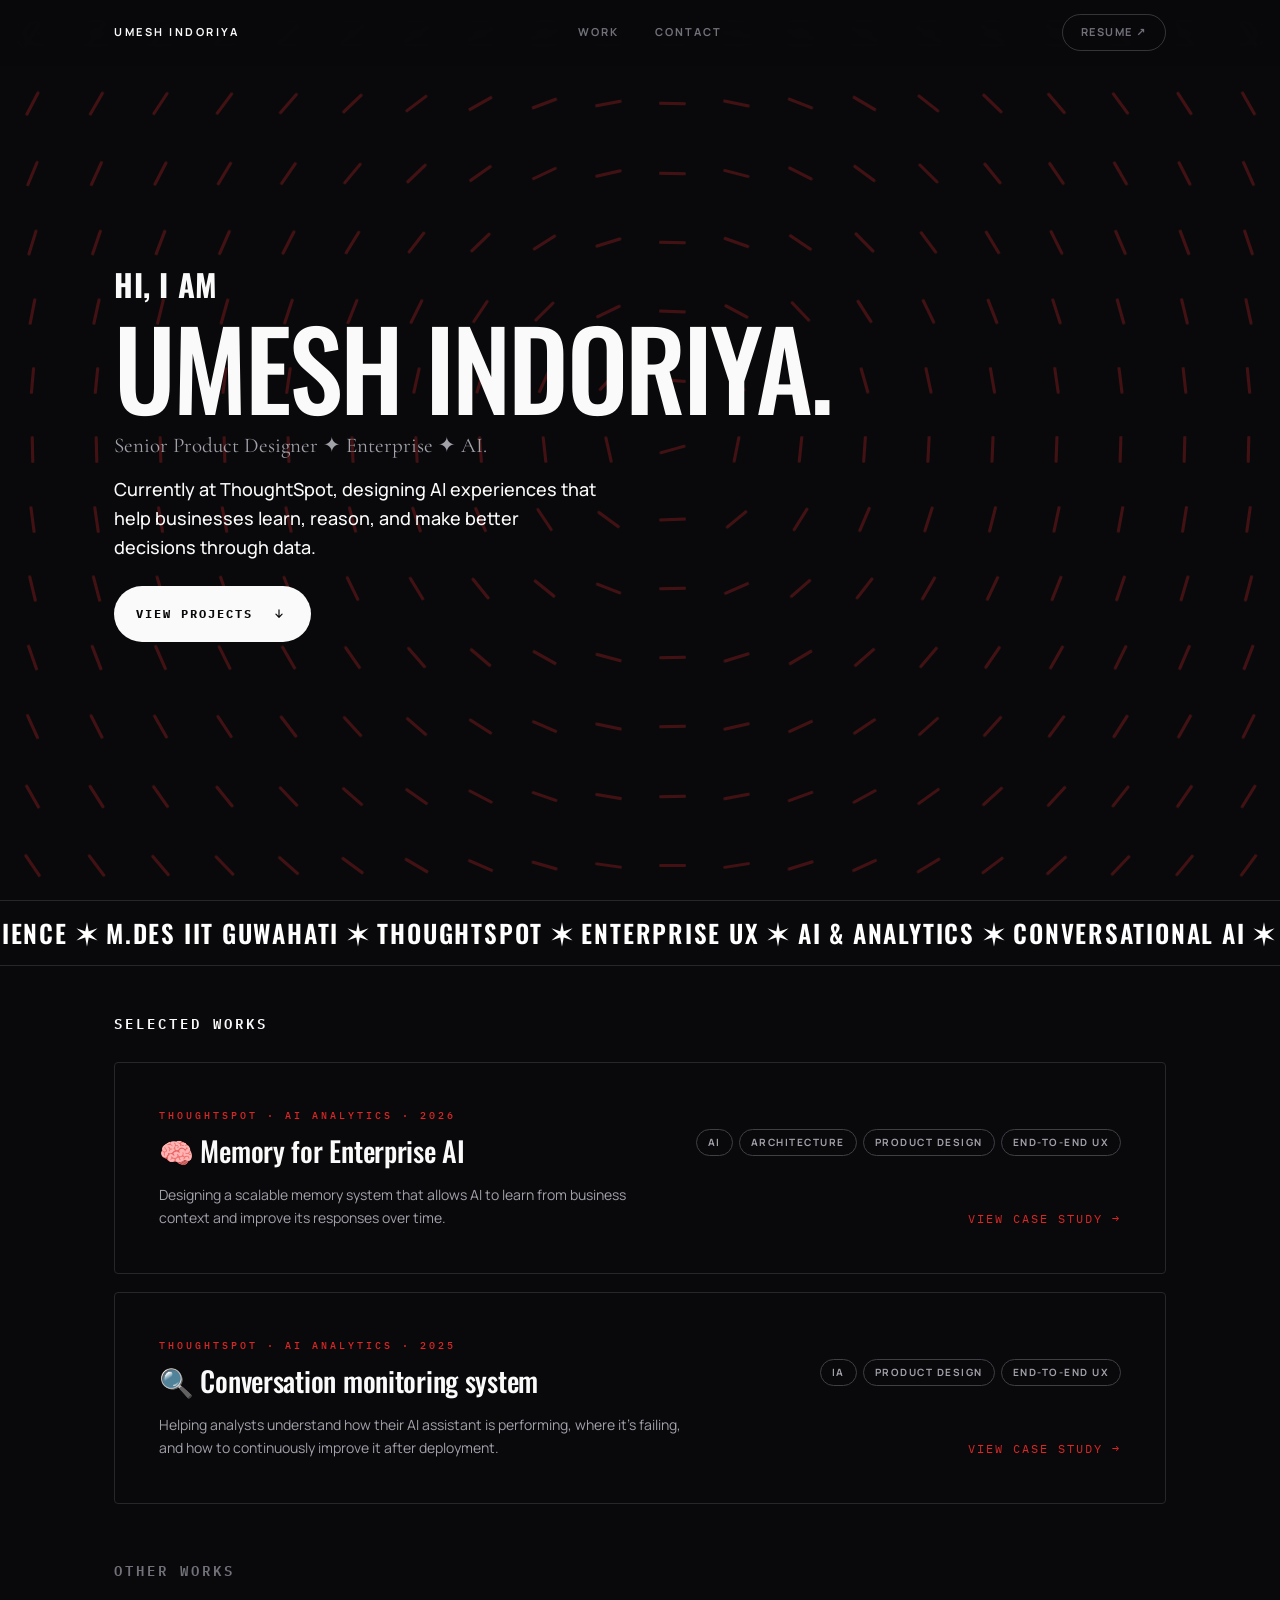
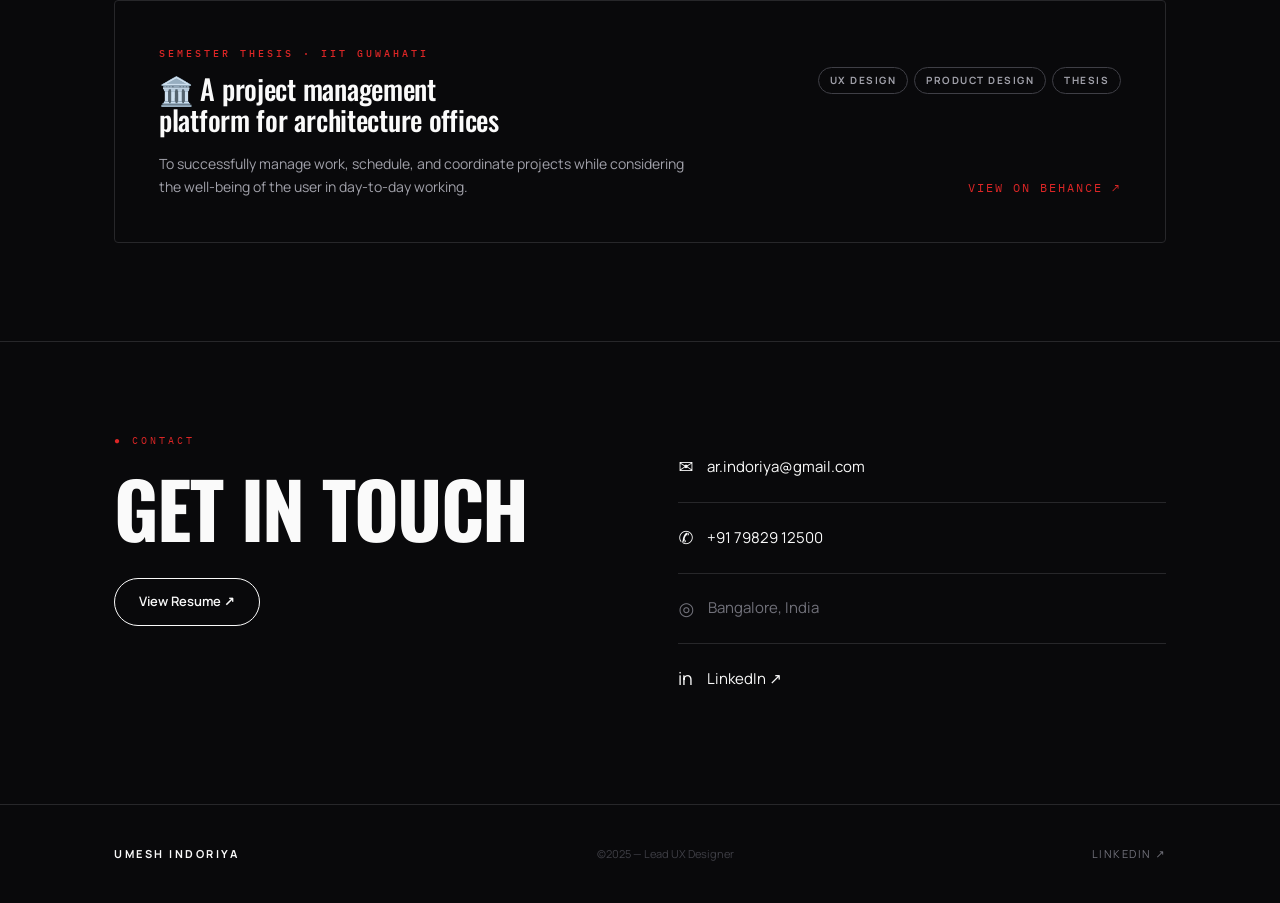
<file: index.html>
﻿<!DOCTYPE html>
<html lang="en">
<head>
<meta charset="UTF-8">
<meta name="viewport" content="width=device-width, initial-scale=1.0, viewport-fit=cover">
<meta name="theme-color" content="#f4f4f1">
<meta name="description" content="Umesh Indoriya — Senior Product Designer at ThoughtSpot, designing AI experiences for enterprise analytics.">
<title>Umesh Indoriya — Senior Product Designer</title>
<script>document.documentElement.classList.add('js')</script>
<link rel="stylesheet" href="css/design.css">
</head>
<body>

<a href="#main" class="skip-link">Skip to content</a>

<!-- ── Nav ── -->
<nav class="site-nav" role="navigation" aria-label="Main">
  <div class="nav-inner">
    <a href="index.html" class="nav-logo">Umesh Indoriya</a>
    <div class="nav-links">
      <a href="index.html#work">Work</a>
      <a href="#contact">Contact</a>
    </div>
    <a href="https://drive.google.com/file/d/1-habwW3CK3mAw6Fsq4u0IPKiehWsFm0N/view?usp=sharing" target="_blank" rel="noopener" style="font-size:11px; font-weight:700; letter-spacing:1.5px; text-transform:uppercase; color:var(--muted); border:1px solid rgba(255,255,255,0.18); border-radius:100px; padding:8px 18px; text-decoration:none; white-space:nowrap; transition:background .2s, color .2s, border-color .2s;" onmouseover="this.style.borderColor='var(--ink)'; this.style.color='var(--ink)';" onmouseout="this.style.borderColor='rgba(255,255,255,0.18)'; this.style.color='var(--muted)';">Resume ↗</a>
    <button class="nav-hamburger" aria-label="Open menu" aria-expanded="false">
      <span></span><span></span><span></span>
    </button>
  </div>
</nav>

<!-- Mobile drawer -->
<div class="nav-drawer" role="dialog" aria-label="Navigation">
  <a href="index.html#work">Work</a>
  <a href="#contact">Contact</a>
</div>

<style>
  /* ── Work card list ── */
  .work-list { display:flex; flex-direction:column; gap:clamp(12px,2vh,20px); margin-top:clamp(20px,3vh,36px); }
  .work-list-card {
    display:grid;
    grid-template-columns:1fr auto;
    grid-template-rows:auto auto;
    gap:16px clamp(24px,4vw,56px);
    align-items:start;
    background:var(--bg);
    border:1px solid var(--line);
    border-radius:4px;
    padding:clamp(24px,3.5vw,44px);
    text-decoration:none;
    transition:border-color .2s, box-shadow .2s;
    position:relative;
  }
  .work-list-card:hover { border-color:var(--accent); box-shadow:0 0 0 1px var(--accent); }
  .work-list-card:hover .pc-title { color:var(--accent); }
  .work-list-card .wc-left { grid-column:1; grid-row:1; }
  .work-list-card .wc-right { grid-column:2; grid-row:1; display:flex; flex-direction:column; align-items:flex-end; gap:12px; }
  .work-list-card .wc-bottom-left { grid-column:1; grid-row:2; }
  .work-list-card .wc-bottom-right { grid-column:2; grid-row:2; display:flex; align-items:flex-end; justify-content:flex-end; }
  .work-list-card .pc-title { font-size:clamp(18px,2.2vw,28px); transition:color .2s; text-transform:none; }
  .work-list-card .pc-desc { max-width:60ch; font-size:14px; line-height:1.65; color:var(--body); margin:0; }
  .work-list-card .pc-tags { display:flex; flex-wrap:wrap; gap:6px; justify-content:flex-end; }
  .work-list-card .pc-cta { font-size:12px; letter-spacing:2px; }
  .hero-project-btn {
    display:inline-flex;
    align-items:center;
    gap:12px;
    margin-top:24px;
    padding:14px 18px 14px 22px;
    border-radius:999px;
    background:var(--ink);
    color:var(--bg);
    font-family:var(--font-mono);
    font-size:12px;
    font-weight:700;
    letter-spacing:2px;
    text-transform:uppercase;
    text-decoration:none;
    transition:transform .2s var(--ease), background .2s var(--ease), color .2s var(--ease);
  }
  .hero-project-btn:hover { transform:translateY(-1px); background:var(--accent); color:var(--on-accent); }
  .hero-project-btn__arrow {
    display:inline-flex;
    align-items:center;
    justify-content:center;
    width:28px;
    height:28px;
    border-radius:50%;
    background:rgba(255,255,255,.12);
    color:var(--bg);
    flex-shrink:0;
  }
  .hero-project-btn__arrow svg {
    width:14px;
    height:14px;
    display:block;
  }
  .hero-project-btn:hover .hero-project-btn__arrow { background:rgba(255,255,255,.2); }
  @media(max-width:680px){
    .work-list-card {
      display:flex;
      flex-direction:column;
      gap:12px;
      padding:20px;
    }
    .work-list-card .wc-left,
    .work-list-card .wc-right,
    .work-list-card .wc-bottom-left,
    .work-list-card .wc-bottom-right {
      grid-column:auto;
      grid-row:auto;
    }
    .work-list-card .wc-right,
    .work-list-card .wc-bottom-right {
      justify-content:flex-start;
      align-items:flex-start;
    }
    .work-list-card .pc-title { font-size:clamp(20px,6vw,24px); line-height:1.1; }
    .work-list-card .pc-desc { max-width:none; }
    .work-list-card .pc-tags { justify-content:flex-start; }
    .hero-project-btn { margin-top:20px; padding:12px 16px 12px 18px; }
  }
</style>

<main id="main">

<!-- ── Hero ── -->
<header id="heroSection">
  <div class="magnet-lines" id="magnetLines" aria-hidden="true"></div>
  <div class="lp-hero">
    <div class="fade-up lp-hero-content">
      <p style="font-family:var(--font-head); font-size:clamp(18px,2.4vw,32px); font-weight:700; text-transform:uppercase; letter-spacing:.02em; color:var(--ink); margin:0 0 4px;">Hi, I am</p>
      <h1 class="lp-hero-name" style="white-space:nowrap; line-height:.95;">Umesh Indoriya.</h1>
      <p class="lp-hero-title" style="margin-top:10px;">Senior Product Designer ✦ Enterprise ✦ AI.</p>
      <p style="font-size:clamp(14px,1.5vw,18px); color:var(--ink); line-height:1.6; max-width:44ch; margin:12px 0 0; font-weight:500;">Currently at ThoughtSpot, designing AI experiences that help businesses learn, reason, and make better decisions through data.</p>
      <a href="#work" class="hero-project-btn">
        <span>View projects</span>
        <span class="hero-project-btn__arrow" aria-hidden="true">
          <svg viewBox="0 0 24 24" focusable="false" aria-hidden="true">
            <path d="M12 4a1 1 0 0 1 1 1v10.17l3.59-3.58a1 1 0 1 1 1.41 1.42l-5.3 5.29a1 1 0 0 1-1.4 0l-5.3-5.29a1 1 0 1 1 1.41-1.42L11 15.17V5a1 1 0 0 1 1-1Z" fill="currentColor"></path>
          </svg>
        </span>
      </a>
    </div>
  </div>
</header>

<!-- ── Marquee strip ── -->
<div class="curved-loop cl-strip" id="curvedLoop" aria-hidden="true">
  <svg viewBox="0 0 1440 72" id="clSvg">
    <text id="clMeasure" font-size="28" font-family="'Oswald',sans-serif" font-weight="600" letter-spacing="2" style="visibility:hidden;opacity:0;pointer-events:none"></text>
    <defs>
      <path id="clPath" d="M-200,48 L1640,48" fill="none"/>
    </defs>
    <text font-weight="600" font-size="28" font-family="'Oswald',sans-serif" letter-spacing="2" fill="#ffffff">
      <textPath id="clTextPath" href="#clPath" startOffset="0px" xml:space="preserve"></textPath>
    </text>
  </svg>
</div>

<!-- ── Selected Work ── -->
<section class="lp-section" id="work" style="scroll-margin-top:150px;">
  <div class="container">
    <p style="font-family:var(--font-mono); font-size:14px; letter-spacing:3px; text-transform:uppercase; color:var(--ink); margin-bottom:0; font-weight:600;">Selected Works</p>
    <div class="work-list">

      <a href="work/memory-spotter.html" class="work-list-card fade-up">
        <div class="wc-left">
          <p class="pc-eyebrow">ThoughtSpot &middot; AI Analytics &middot; 2026</p>
          <h3 class="pc-title">🧠 Memory for Enterprise AI</h3>
        </div>
        <div class="wc-right">
          <div class="pc-tags">
            <span class="tag tag-line">AI</span>
            <span class="tag tag-line">Architecture</span>
            <span class="tag tag-line">Product Design</span>
            <span class="tag tag-line">End-to-End UX</span>
          </div>
        </div>
        <div class="wc-bottom-left">
          <p class="pc-desc">Designing a scalable memory system that allows AI to learn from business context and improve its responses over time.</p>
        </div>
        <div class="wc-bottom-right">
          <span class="pc-cta">View case study &rarr;</span>
        </div>
      </a>

      <a href="work/monitoring-spotter.html" class="work-list-card fade-up">
        <div class="wc-left">
          <p class="pc-eyebrow">ThoughtSpot &middot; AI Analytics &middot; 2025</p>
          <h3 class="pc-title">🔍 Conversation monitoring system</h3>
        </div>
        <div class="wc-right">
          <div class="pc-tags">
            <span class="tag tag-line">IA</span>
            <span class="tag tag-line">Product Design</span>
            <span class="tag tag-line">End-to-End UX</span>
          </div>
        </div>
        <div class="wc-bottom-left">
          <p class="pc-desc">Helping analysts understand how their AI assistant is performing, where it&#8217;s failing, and how to continuously improve it after deployment.</p>
        </div>
        <div class="wc-bottom-right">
          <span class="pc-cta">View case study &rarr;</span>
        </div>
      </a>

    </div>

    <!-- Other Works -->
    <p style="font-family:var(--font-mono); font-size:14px; letter-spacing:3px; text-transform:uppercase; color:var(--muted); margin:clamp(40px,6vh,64px) 0 0; font-weight:600;">Other Works</p>
    <div class="work-list" style="margin-top:clamp(12px,2vh,20px);">

      <a href="https://www.behance.net/gallery/154686993/Project-management-software-Semester-Thesis" target="_blank" rel="noopener" class="work-list-card fade-up">
        <div class="wc-left">
          <p class="pc-eyebrow">Semester Thesis &middot; IIT Guwahati</p>
          <h3 class="pc-title" style="font-size:clamp(18px,2.2vw,28px);">🏛️ A project management platform for architecture offices</h3>
        </div>
        <div class="wc-right">
          <div class="pc-tags">
            <span class="tag tag-line">UX Design</span>
            <span class="tag tag-line">Product Design</span>
            <span class="tag tag-line">Thesis</span>
          </div>
        </div>
        <div class="wc-bottom-left">
          <p class="pc-desc">To successfully manage work, schedule, and coordinate projects while considering the well-being of the user in day-to-day working.</p>
        </div>
        <div class="wc-bottom-right">
          <span class="pc-cta">View on Behance ↗</span>
        </div>
      </a>

    </div>
  </div>
</section>

</main>

<!-- ── Contact ── -->
<section id="contact" style="background:var(--bg); border-top:1px solid var(--line); padding:clamp(64px,10vh,120px) 0;">
  <div class="container" style="display:grid; grid-template-columns:1fr 1fr; gap:clamp(32px,6vw,80px); align-items:start;">
    <div>
      <p style="font-family:var(--font-mono); font-size:10px; letter-spacing:3px; text-transform:uppercase; color:var(--accent); margin:0 0 20px;">● Contact</p>
      <h2 style="font-family:var(--font-head); font-size:clamp(36px,6vw,80px); font-weight:700; text-transform:uppercase; color:var(--ink); line-height:1; margin:0 0 32px;">Get in touch</h2>
      <a href="https://drive.google.com/file/d/1-habwW3CK3mAw6Fsq4u0IPKiehWsFm0N/view?usp=sharing" target="_blank" rel="noopener" style="display:inline-flex; align-items:center; gap:8px; border:1px solid var(--ink); border-radius:100px; padding:12px 24px; font-size:13px; font-weight:600; color:var(--ink); text-decoration:none; transition:background .2s, color .2s;" onmouseover="this.style.background='var(--ink)'; this.style.color='var(--bg)';" onmouseout="this.style.background=''; this.style.color='var(--ink)';">View Resume ↗</a>
    </div>
    <div style="display:flex; flex-direction:column; gap:0;">
      <a href="mailto:ar.indoriya@gmail.com" style="display:flex; align-items:center; gap:14px; padding:20px 0; border-bottom:1px solid var(--line); text-decoration:none; color:var(--ink); font-size:15px; transition:color .2s;" onmouseover="this.style.color='var(--accent)';" onmouseout="this.style.color='var(--ink)';">
        <span style="font-size:18px;">✉</span> ar.indoriya@gmail.com
      </a>
      <div style="display:flex; align-items:center; gap:14px; padding:20px 0; border-bottom:1px solid var(--line); color:var(--ink); font-size:15px;">
        <span style="font-size:18px;">✆</span> +91 79829 12500
      </div>
      <div style="display:flex; align-items:center; gap:14px; padding:20px 0; border-bottom:1px solid var(--line); color:var(--muted); font-size:15px;">
        <span style="font-size:18px;">◎</span> Bangalore, India
      </div>
      <a href="https://www.linkedin.com/in/umesh-indoriya-b886a5259/" target="_blank" rel="noopener" style="display:flex; align-items:center; gap:14px; padding:20px 0; text-decoration:none; color:var(--ink); font-size:15px; transition:color .2s;" onmouseover="this.style.color='var(--accent)';" onmouseout="this.style.color='var(--ink)';">
        <span style="font-size:18px;">in</span> LinkedIn ↗
      </a>
    </div>
  </div>
</section>

<!-- ── Footer ── -->
<div class="footer-wrap">
  <footer class="site-footer">
    <span class="footer-logo">Umesh Indoriya</span>
    <span class="footer-copy">©2025 — Lead UX Designer</span>
    <nav class="footer-links" aria-label="Footer">
      <a href="https://www.linkedin.com/in/umesh-indoriya-b886a5259/" target="_blank" rel="noopener">LinkedIn ↗</a>
    </nav>
  </footer>
</div>

<script src="js/site.js"></script>

</body>
</html>
</file>
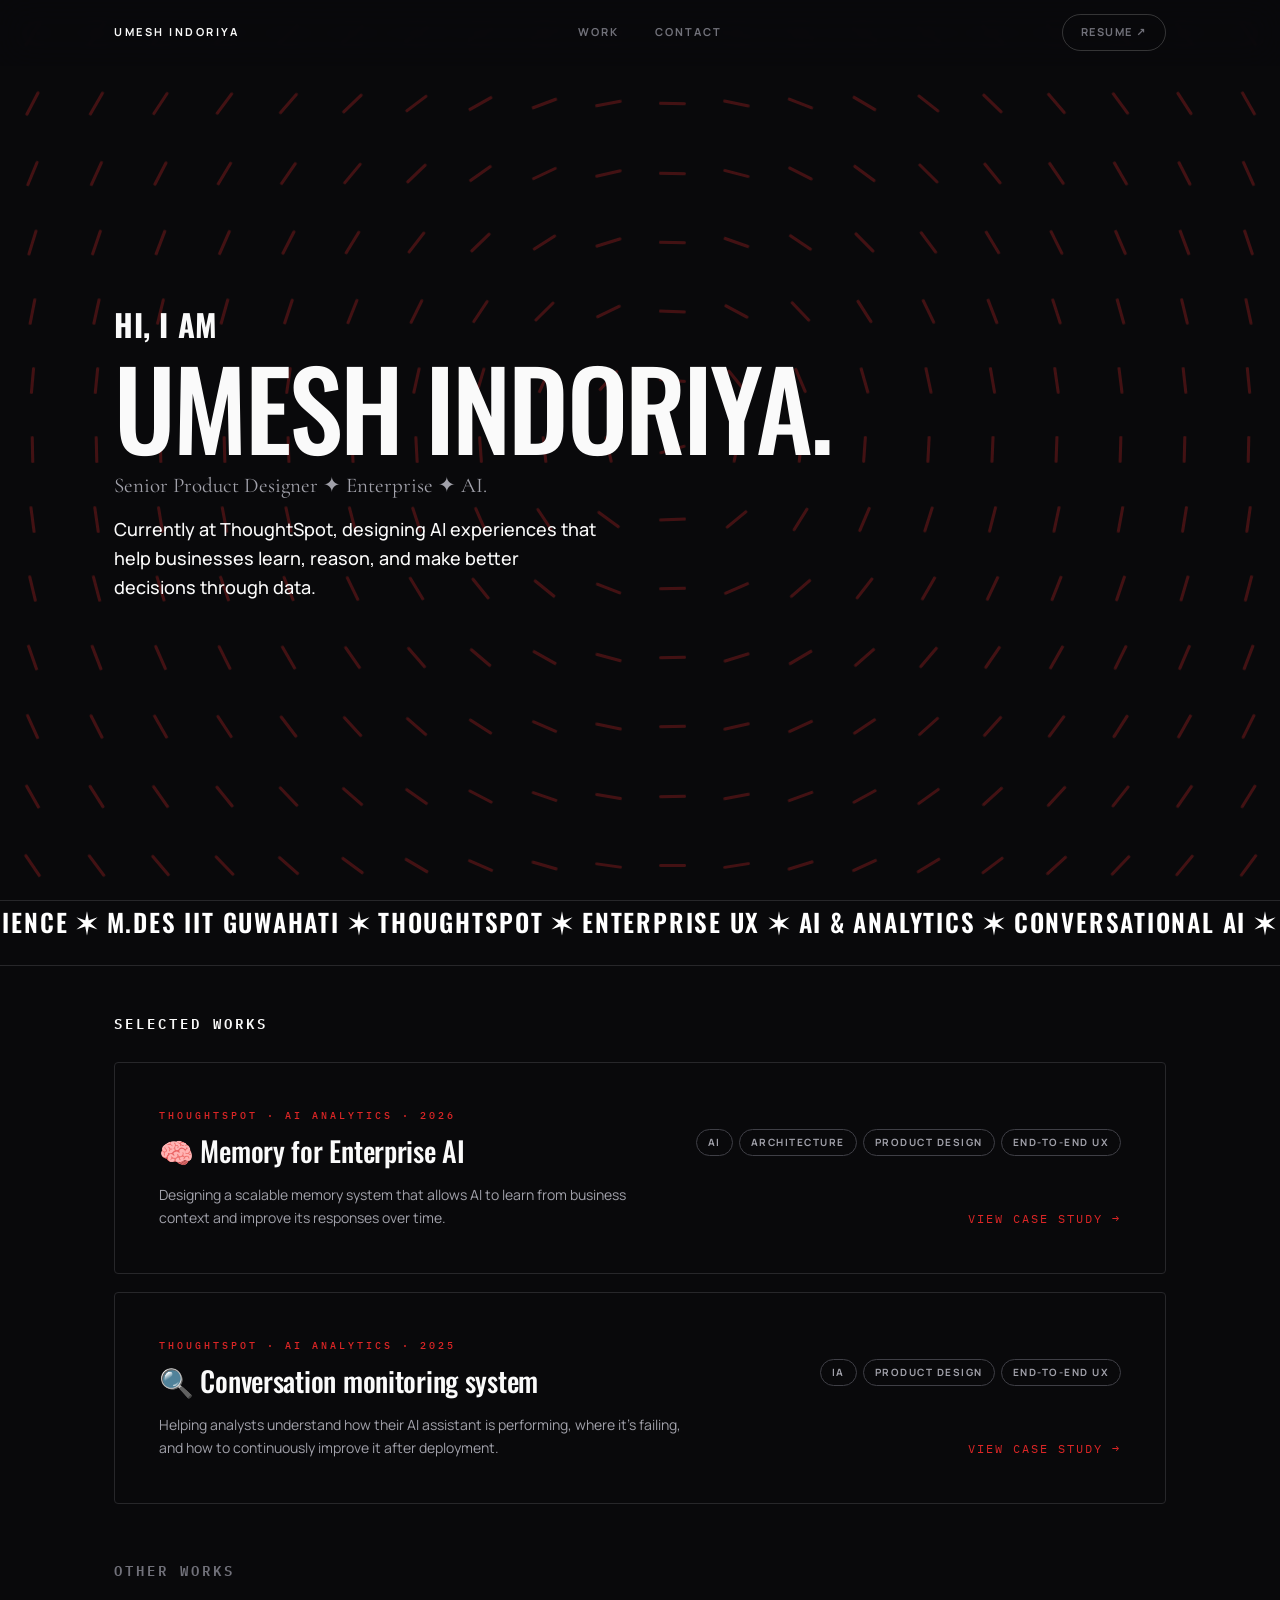
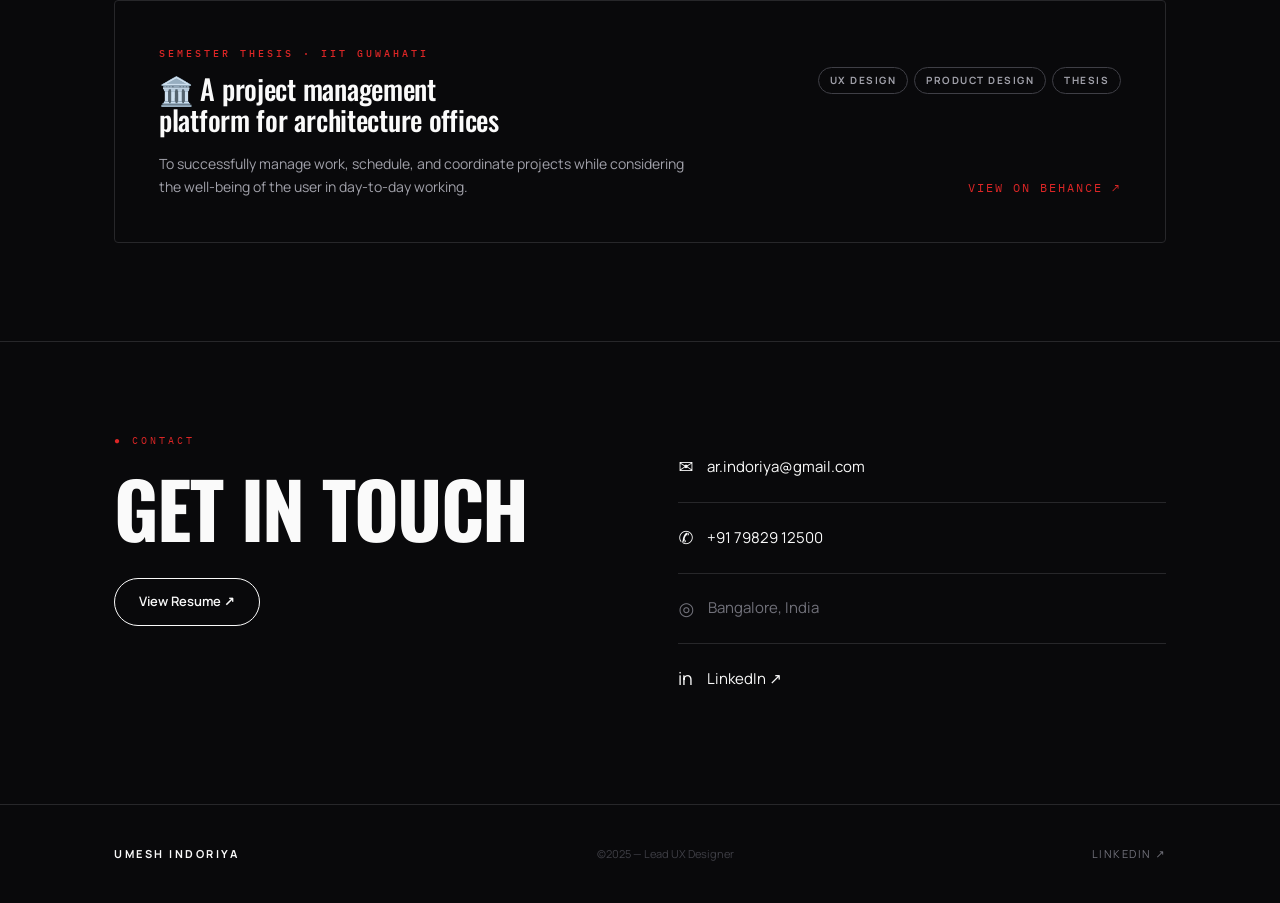
<file: portfolio/index.html>
﻿<!DOCTYPE html>
<html lang="en">
<head>
<meta charset="UTF-8">
<meta name="viewport" content="width=device-width, initial-scale=1.0, viewport-fit=cover">
<meta name="theme-color" content="#f4f4f1">
<meta name="description" content="Umesh Indoriya — Senior Product Designer at ThoughtSpot, designing AI experiences for enterprise analytics.">
<title>Umesh Indoriya — Senior Product Designer</title>
<script>document.documentElement.classList.add('js')</script>
<link rel="stylesheet" href="css/design.css">
</head>
<body>

<a href="#main" class="skip-link">Skip to content</a>

<!-- ── Nav ── -->
<nav class="site-nav" role="navigation" aria-label="Main">
  <div class="nav-inner">
    <a href="index.html" class="nav-logo">Umesh Indoriya</a>
    <div class="nav-links">
      <a href="index.html#work">Work</a>
      <a href="#contact">Contact</a>
    </div>
    <a href="https://drive.google.com/file/d/1-habwW3CK3mAw6Fsq4u0IPKiehWsFm0N/view?usp=sharing" target="_blank" rel="noopener" style="font-size:11px; font-weight:700; letter-spacing:1.5px; text-transform:uppercase; color:var(--muted); border:1px solid rgba(255,255,255,0.18); border-radius:100px; padding:8px 18px; text-decoration:none; white-space:nowrap; transition:background .2s, color .2s, border-color .2s;" onmouseover="this.style.borderColor='var(--ink)'; this.style.color='var(--ink)';" onmouseout="this.style.borderColor='rgba(255,255,255,0.18)'; this.style.color='var(--muted)';">Resume ↗</a>
    <button class="nav-hamburger" aria-label="Open menu" aria-expanded="false">
      <span></span><span></span><span></span>
    </button>
  </div>
</nav>

<!-- Mobile drawer -->
<div class="nav-drawer" role="dialog" aria-label="Navigation">
  <a href="index.html#work">Work</a>
  <a href="#contact">Contact</a>
</div>

<style>
  /* ── Work card list ── */
  .work-list { display:flex; flex-direction:column; gap:clamp(12px,2vh,20px); margin-top:clamp(20px,3vh,36px); }
  .work-list-card {
    display:grid;
    grid-template-columns:1fr auto;
    grid-template-rows:auto auto;
    gap:16px clamp(24px,4vw,56px);
    align-items:start;
    background:var(--bg);
    border:1px solid var(--line);
    border-radius:4px;
    padding:clamp(24px,3.5vw,44px);
    text-decoration:none;
    transition:border-color .2s, box-shadow .2s;
    position:relative;
  }
  .work-list-card:hover { border-color:var(--accent); box-shadow:0 0 0 1px var(--accent); }
  .work-list-card:hover .pc-title { color:var(--accent); }
  .work-list-card .wc-left { grid-column:1; grid-row:1; }
  .work-list-card .wc-right { grid-column:2; grid-row:1; display:flex; flex-direction:column; align-items:flex-end; gap:12px; }
  .work-list-card .wc-bottom-left { grid-column:1; grid-row:2; }
  .work-list-card .wc-bottom-right { grid-column:2; grid-row:2; display:flex; align-items:flex-end; justify-content:flex-end; }
  .work-list-card .pc-title { font-size:clamp(18px,2.2vw,28px); transition:color .2s; text-transform:none; }
  .work-list-card .pc-desc { max-width:60ch; font-size:14px; line-height:1.65; color:var(--body); margin:0; }
  .work-list-card .pc-tags { display:flex; flex-wrap:wrap; gap:6px; justify-content:flex-end; }
  .work-list-card .pc-cta { font-size:12px; letter-spacing:2px; }
  @media(max-width:680px){
    .work-list-card {
      display:flex;
      flex-direction:column;
      gap:12px;
      padding:20px;
    }
    .work-list-card .wc-left,
    .work-list-card .wc-right,
    .work-list-card .wc-bottom-left,
    .work-list-card .wc-bottom-right {
      grid-column:auto;
      grid-row:auto;
    }
    .work-list-card .wc-right,
    .work-list-card .wc-bottom-right {
      justify-content:flex-start;
      align-items:flex-start;
    }
    .work-list-card .pc-title { font-size:clamp(20px,6vw,24px); line-height:1.1; }
    .work-list-card .pc-desc { max-width:none; }
    .work-list-card .pc-tags { justify-content:flex-start; }
  }
</style>

<main id="main">

<!-- ── Hero ── -->
<header id="heroSection">
  <div class="magnet-lines" id="magnetLines" aria-hidden="true"></div>
  <div class="lp-hero">
    <div class="fade-up lp-hero-content">
      <p style="font-family:var(--font-head); font-size:clamp(18px,2.4vw,32px); font-weight:700; text-transform:uppercase; letter-spacing:.02em; color:var(--ink); margin:0 0 4px;">Hi, I am</p>
      <h1 class="lp-hero-name" style="white-space:nowrap; line-height:.95;">Umesh Indoriya.</h1>
      <p class="lp-hero-title" style="margin-top:10px;">Senior Product Designer ✦ Enterprise ✦ AI.</p>
      <p style="font-size:clamp(14px,1.5vw,18px); color:var(--ink); line-height:1.6; max-width:44ch; margin:12px 0 0; font-weight:500;">Currently at ThoughtSpot, designing AI experiences that help businesses learn, reason, and make better decisions through data.</p>
    </div>
  </div>
</header>

<!-- ── Marquee strip ── -->
<div class="curved-loop cl-strip" id="curvedLoop" aria-hidden="true">
  <svg viewBox="0 0 1440 72" id="clSvg">
    <text id="clMeasure" font-size="28" font-family="'Oswald',sans-serif" font-weight="600" letter-spacing="2" style="visibility:hidden;opacity:0;pointer-events:none"></text>
    <defs>
      <path id="clPath" d="M-200,36 L1640,36" fill="none"/>
    </defs>
    <text font-weight="600" font-size="28" font-family="'Oswald',sans-serif" letter-spacing="2" fill="#ffffff">
      <textPath id="clTextPath" href="#clPath" startOffset="0px" xml:space="preserve"></textPath>
    </text>
  </svg>
  <div class="cl-mobile" id="clMobile" aria-hidden="true">
    <div class="cl-mobile__track" id="clMobileTrack"></div>
  </div>
</div>

<!-- ── Selected Work ── -->
<section class="lp-section" id="work" style="scroll-margin-top:150px;">
  <div class="container">
    <p style="font-family:var(--font-mono); font-size:14px; letter-spacing:3px; text-transform:uppercase; color:var(--ink); margin-bottom:0; font-weight:600;">Selected Works</p>
    <div class="work-list">

      <a href="work/memory-spotter.html" class="work-list-card fade-up">
        <div class="wc-left">
          <p class="pc-eyebrow">ThoughtSpot &middot; AI Analytics &middot; 2026</p>
          <h3 class="pc-title">🧠 Memory for Enterprise AI</h3>
        </div>
        <div class="wc-right">
          <div class="pc-tags">
            <span class="tag tag-line">AI</span>
            <span class="tag tag-line">Architecture</span>
            <span class="tag tag-line">Product Design</span>
            <span class="tag tag-line">End-to-End UX</span>
          </div>
        </div>
        <div class="wc-bottom-left">
          <p class="pc-desc">Designing a scalable memory system that allows AI to learn from business context and improve its responses over time.</p>
        </div>
        <div class="wc-bottom-right">
          <span class="pc-cta">View case study &rarr;</span>
        </div>
      </a>

      <a href="work/monitoring-spotter.html" class="work-list-card fade-up">
        <div class="wc-left">
          <p class="pc-eyebrow">ThoughtSpot &middot; AI Analytics &middot; 2025</p>
          <h3 class="pc-title">🔍 Conversation monitoring system</h3>
        </div>
        <div class="wc-right">
          <div class="pc-tags">
            <span class="tag tag-line">IA</span>
            <span class="tag tag-line">Product Design</span>
            <span class="tag tag-line">End-to-End UX</span>
          </div>
        </div>
        <div class="wc-bottom-left">
          <p class="pc-desc">Helping analysts understand how their AI assistant is performing, where it&#8217;s failing, and how to continuously improve it after deployment.</p>
        </div>
        <div class="wc-bottom-right">
          <span class="pc-cta">View case study &rarr;</span>
        </div>
      </a>

    </div>

    <!-- Other Works -->
    <p style="font-family:var(--font-mono); font-size:14px; letter-spacing:3px; text-transform:uppercase; color:var(--muted); margin:clamp(40px,6vh,64px) 0 0; font-weight:600;">Other Works</p>
    <div class="work-list" style="margin-top:clamp(12px,2vh,20px);">

      <a href="https://www.behance.net/gallery/154686993/Project-management-software-Semester-Thesis" target="_blank" rel="noopener" class="work-list-card fade-up">
        <div class="wc-left">
          <p class="pc-eyebrow">Semester Thesis &middot; IIT Guwahati</p>
          <h3 class="pc-title" style="font-size:clamp(18px,2.2vw,28px);">🏛️ A project management platform for architecture offices</h3>
        </div>
        <div class="wc-right">
          <div class="pc-tags">
            <span class="tag tag-line">UX Design</span>
            <span class="tag tag-line">Product Design</span>
            <span class="tag tag-line">Thesis</span>
          </div>
        </div>
        <div class="wc-bottom-left">
          <p class="pc-desc">To successfully manage work, schedule, and coordinate projects while considering the well-being of the user in day-to-day working.</p>
        </div>
        <div class="wc-bottom-right">
          <span class="pc-cta">View on Behance ↗</span>
        </div>
      </a>

    </div>
  </div>
</section>

</main>

<!-- ── Contact ── -->
<section id="contact" style="background:var(--bg); border-top:1px solid var(--line); padding:clamp(64px,10vh,120px) 0;">
  <div class="container" style="display:grid; grid-template-columns:1fr 1fr; gap:clamp(32px,6vw,80px); align-items:start;">
    <div>
      <p style="font-family:var(--font-mono); font-size:10px; letter-spacing:3px; text-transform:uppercase; color:var(--accent); margin:0 0 20px;">● Contact</p>
      <h2 style="font-family:var(--font-head); font-size:clamp(36px,6vw,80px); font-weight:700; text-transform:uppercase; color:var(--ink); line-height:1; margin:0 0 32px;">Get in touch</h2>
      <a href="https://drive.google.com/file/d/1-habwW3CK3mAw6Fsq4u0IPKiehWsFm0N/view?usp=sharing" target="_blank" rel="noopener" style="display:inline-flex; align-items:center; gap:8px; border:1px solid var(--ink); border-radius:100px; padding:12px 24px; font-size:13px; font-weight:600; color:var(--ink); text-decoration:none; transition:background .2s, color .2s;" onmouseover="this.style.background='var(--ink)'; this.style.color='var(--bg)';" onmouseout="this.style.background=''; this.style.color='var(--ink)';">View Resume ↗</a>
    </div>
    <div style="display:flex; flex-direction:column; gap:0;">
      <a href="mailto:ar.indoriya@gmail.com" style="display:flex; align-items:center; gap:14px; padding:20px 0; border-bottom:1px solid var(--line); text-decoration:none; color:var(--ink); font-size:15px; transition:color .2s;" onmouseover="this.style.color='var(--accent)';" onmouseout="this.style.color='var(--ink)';">
        <span style="font-size:18px;">✉</span> ar.indoriya@gmail.com
      </a>
      <div style="display:flex; align-items:center; gap:14px; padding:20px 0; border-bottom:1px solid var(--line); color:var(--ink); font-size:15px;">
        <span style="font-size:18px;">✆</span> +91 79829 12500
      </div>
      <div style="display:flex; align-items:center; gap:14px; padding:20px 0; border-bottom:1px solid var(--line); color:var(--muted); font-size:15px;">
        <span style="font-size:18px;">◎</span> Bangalore, India
      </div>
      <a href="https://www.linkedin.com/in/umesh-indoriya-b886a5259/" target="_blank" rel="noopener" style="display:flex; align-items:center; gap:14px; padding:20px 0; text-decoration:none; color:var(--ink); font-size:15px; transition:color .2s;" onmouseover="this.style.color='var(--accent)';" onmouseout="this.style.color='var(--ink)';">
        <span style="font-size:18px;">in</span> LinkedIn ↗
      </a>
    </div>
  </div>
</section>

<!-- ── Footer ── -->
<div class="footer-wrap">
  <footer class="site-footer">
    <span class="footer-logo">Umesh Indoriya</span>
    <span class="footer-copy">©2025 — Lead UX Designer</span>
    <nav class="footer-links" aria-label="Footer">
      <a href="https://www.linkedin.com/in/umesh-indoriya-b886a5259/" target="_blank" rel="noopener">LinkedIn ↗</a>
    </nav>
  </footer>
</div>

<script src="js/site.js"></script>

</body>
</html>
</file>
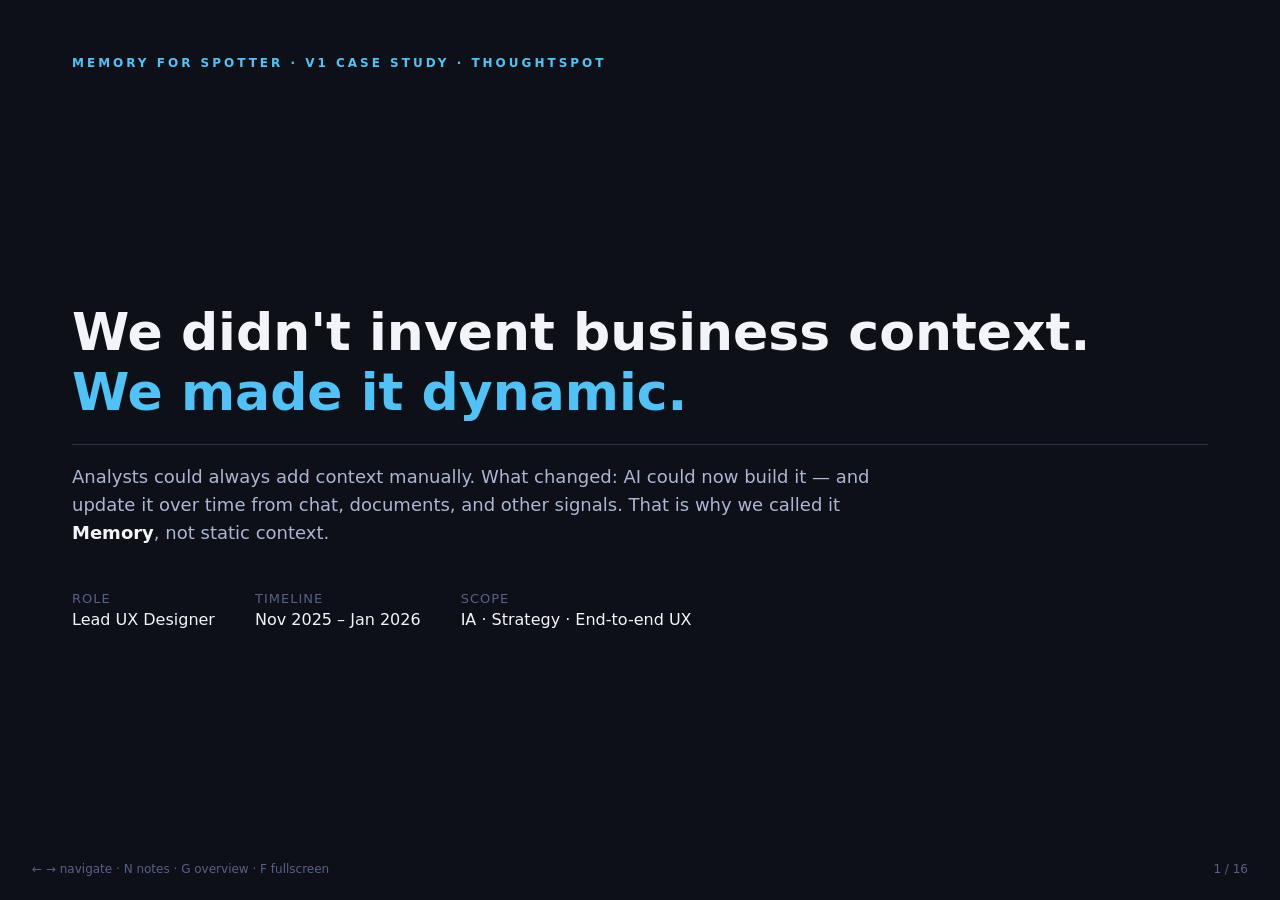
<file: portfolio/Memory_V1_Portfolio.html>
<!DOCTYPE html>
<html lang="en">
<head>
<meta charset="UTF-8">
<meta name="viewport" content="width=device-width, initial-scale=1.0">
<title>Memory for Spotter — V1 Case Study</title>
<style>
  * { margin:0; padding:0; box-sizing:border-box; }
  :root {
    --bg:#0e1018; --card:#181c2a; --card2:#1f2438; --border:#2a3150;
    --white:#f2f4fa; --body:#aab6d3; --muted:#5b6788; --muted2:#56618a;
    --accent:#4fc3f7; --green:#34d399; --red:#f87171; --amber:#fbbf24;
  }
  body { background:var(--bg); font-family:'Segoe UI',system-ui,sans-serif; color:var(--white); overflow:hidden; }
  .slide { width:100vw; height:100vh; display:none; flex-direction:column; padding:56px 72px; position:relative; }
  .slide.active { display:flex; }
  .eyebrow { font-size:12px; letter-spacing:3px; color:var(--accent); font-weight:600; text-transform:uppercase; margin-bottom:18px; }
  h1 { font-size:52px; line-height:1.15; font-weight:700; max-width:1100px; }
  h2 { font-size:38px; line-height:1.2; font-weight:700; margin-bottom:8px; max-width:1100px; }
  .sub { font-size:18px; color:var(--body); margin-top:18px; max-width:820px; line-height:1.55; }
  .content { flex:1; display:flex; align-items:center; gap:48px; margin-top:28px; min-height:0; }
  .col-text { width:34%; font-size:16px; color:var(--body); line-height:1.6; }
  .col-vis { flex:1; min-width:0; height:100%; display:flex; align-items:center; justify-content:center; }
  .pagenum { position:absolute; bottom:24px; right:32px; font-size:12px; color:var(--muted2); }
  .hint { position:absolute; bottom:24px; left:32px; font-size:12px; color:var(--muted2); }
  .divider { border:none; border-top:1px solid var(--border); margin:22px 0 0; width:100%; }
  .card { background:var(--card); border:1px solid var(--border); border-radius:14px; padding:24px; }
  .placeholder { border:2px dashed var(--border); border-radius:14px; background:var(--card); display:flex; flex-direction:column; align-items:center; justify-content:center; gap:10px; color:var(--muted2); text-align:center; padding:24px; font-size:13px; font-style:italic; }
  .placeholder b { font-style:normal; font-size:14px; color:#7e8cc0; letter-spacing:1px; }
  .need { border:2px dashed #8a6d2b; border-radius:14px; background:#15130c; display:flex; flex-direction:column; align-items:center; justify-content:center; gap:10px; color:#c9ae62; text-align:center; padding:24px; font-size:13px; }
  .need b { font-size:12px; color:var(--amber); letter-spacing:2px; }
  .own { margin-top:auto; padding-top:14px; font-size:13px; color:#7e8cc0; border-top:1px solid var(--border); }
  .own b { color:var(--accent); letter-spacing:1px; font-size:11px; }
  .tag { display:inline-block; font-size:11px; font-weight:700; letter-spacing:1.5px; padding:4px 10px; border-radius:20px; }
  .tag.red { background:rgba(248,113,113,.12); color:var(--red); }
  .tag.green { background:rgba(52,211,153,.12); color:var(--green); }
  .node { background:var(--card2); border:1px solid var(--border); border-radius:10px; padding:14px 18px; font-size:14px; font-weight:600; text-align:center; }
  .node small { display:block; font-weight:400; font-size:11.5px; color:var(--body); margin-top:4px; }
  .flowlabel { font-size:11px; color:var(--muted2); letter-spacing:1px; text-transform:uppercase; }
  .notes { position:fixed; bottom:0; left:0; right:0; max-height:38vh; overflow-y:auto; background:#05060a; border-top:2px solid var(--accent); padding:20px 48px; font-size:14.5px; color:var(--body); line-height:1.65; display:none; z-index:50; }
  .notes.show { display:block; }
  .notes h4 { color:var(--accent); font-size:12px; letter-spacing:2px; margin-bottom:8px; }
  .stat-row { display:flex; gap:24px; width:100%; }
  .stat { flex:1; background:var(--card); border:1px solid var(--border); border-radius:14px; padding:28px; }
  .stat .big { font-size:21px; font-weight:700; color:var(--accent); margin-bottom:10px; line-height:1.3; }
  .stat p { font-size:14px; color:var(--body); line-height:1.55; }
  svg text { font-family:'Segoe UI',system-ui,sans-serif; }
  /* ── Cluster / overview mode ── */
  body.overview { overflow:auto; }
  body.overview .slide { display:flex !important; width:1280px; height:720px; transform:scale(0.31); transform-origin:top left; pointer-events:none; padding:42px 54px; }
  body.overview .slide h1 { font-size:44px; }
  body.overview .wrap { position:relative; width:397px; height:223px; overflow:hidden; border:1px solid var(--border); border-radius:10px; cursor:pointer; transition:border-color .15s, transform .15s; background:var(--bg); }
  body.overview .wrap:hover { border-color:var(--accent); transform:translateY(-3px); }
  body.overview .wrap .lbl { position:absolute; bottom:0; left:0; right:0; background:rgba(5,6,10,.85); color:var(--body); font-size:11px; padding:5px 10px; z-index:5; pointer-events:none; }
  #grid { display:none; }
  body.overview #grid { display:grid; grid-template-columns:repeat(3, 397px); gap:22px; padding:36px; justify-content:center; }
  body.overview > .slide, body.overview .pagenum, body.overview .hint { display:none !important; }
  body.overview #grid .slide { display:flex !important; }
  body.overview .notes { display:none !important; }
</style>
</head>
<body>

<!-- ============ SLIDE 1 — HOOK ============ -->
<section class="slide active">
  <div class="eyebrow">Memory for Spotter · V1 Case Study · ThoughtSpot</div>
  <div style="flex:1; display:flex; flex-direction:column; justify-content:center;">
    <h1>We didn't invent business context.<br><span style="color:var(--accent)">We made it dynamic.</span></h1>
    <hr class="divider">
    <p class="sub">Analysts could always add context manually. What changed: AI could now build it — and update it over time from chat, documents, and other signals. That is why we called it <b style="color:var(--white)">Memory</b>, not static context.</p>
    <div style="display:flex; gap:40px; margin-top:44px;">
      <div><div style="font-size:13px;color:var(--muted2);letter-spacing:1px;">ROLE</div><div style="font-size:16px;margin-top:4px;">Lead UX Designer</div></div>
      <div><div style="font-size:13px;color:var(--muted2);letter-spacing:1px;">TIMELINE</div><div style="font-size:16px;margin-top:4px;">Nov 2025 – Jan 2026</div></div>
      <div><div style="font-size:13px;color:var(--muted2);letter-spacing:1px;">SCOPE</div><div style="font-size:16px;margin-top:4px;">IA · Strategy · End-to-end UX</div></div>
    </div>
  </div>
  <div class="notes"><h4>SPEAKER NOTES</h4>Analysts in ThoughtSpot could always add context to their data models — instructions, definitions, rules. What the PM discovered through testing was different: AI could now build that context for you, and update it over time as more signals came in — from chat, documents, other sources. That is why we called it Memory instead of static context. Static context sits there. Memory evolves. V1 made one deliberate constraint: create memory from Liveboards, and let Spotter use chat signals to correct existing memory — but no active memory addition via chat yet. If Spotter can freely learn from anything you say, you need to be very confident it saves the right thing. We were not confident enough yet.</div>
</section>

<!-- ============ SLIDE 2 — PERSONA ============ -->
<section class="slide">
  <div class="eyebrow">Persona</div>
  <h2>The Analyst</h2>
  <hr class="divider">
  <div class="content" style="align-items:center; gap:64px;">
    <div style="flex:1;">
      <p style="font-size:20px; color:var(--body); line-height:1.75;">Responsible for enabling Spotter — the AI analyst — to end users in their team.</p>
      <p style="font-size:20px; color:var(--body); line-height:1.75; margin-top:20px;">To enable Spotter, the analyst needs to add <b style="color:var(--white)">a lot of business context</b> so that Spotter can give accurate answers.</p>
    </div>
    <div style="flex:1; display:flex; flex-direction:column; gap:20px;">
      <div class="card" style="padding:20px 24px;">
        <div style="font-size:12px; color:var(--muted2); letter-spacing:2px; margin-bottom:8px;">ROLE</div>
        <p style="font-size:14px; color:var(--body); line-height:1.6;">Data analyst / Spotter admin. Enables Spotter on data models for general users, managers, and leadership.</p>
      </div>
      <div class="card" style="padding:20px 24px;">
        <div style="font-size:12px; color:var(--muted2); letter-spacing:2px; margin-bottom:8px;">GOAL</div>
        <p style="font-size:14px; color:var(--body); line-height:1.6;">Make Spotter accurate enough that their whole team trusts it — and keeps using it.</p>
      </div>
      <div class="card" style="padding:20px 24px; border-color:#4a2530;">
        <div style="font-size:12px; color:var(--red); letter-spacing:2px; margin-bottom:8px;">PAIN</div>
        <p style="font-size:14px; color:var(--body); line-height:1.6;">Adding context is slow, manual, spread across four surfaces — and goes stale. There is no single place to manage it.</p>
      </div>
    </div>
  </div>
  <div class="notes"><h4>SPEAKER NOTES</h4>Before the problem, the person. The analyst enables Spotter on data models for their team — general users, managers, sometimes the CEO. Their goal is simple: make Spotter accurate enough that people trust it and keep using it. Their pain: the only way to do that is to manually add context across four separate surfaces, one entry at a time. It's slow, it goes stale, and there's no single place to manage it. That's the setup for everything that follows.</div>
</section>

<!-- ============ SLIDE 3 — IF ANALYST FAILS ============ -->
<section class="slide">
  <div class="eyebrow">Persona</div>
  <h2>If analyst fails</h2>
  <hr class="divider">
  <div class="content" style="flex-direction:column; gap:28px; justify-content:center;">
    <p style="font-size:18px; color:var(--body); line-height:1.7; max-width:900px;">If the analyst is not able to add or manage enough context, Spotter may give inaccurate answers — resulting in unsatisfied end users and lower adoption.</p>
    <div class="card" style="padding:28px 32px;">
      <div style="font-size:11px; color:var(--accent); letter-spacing:2px; font-weight:700; margin-bottom:24px;">THE ACCOUNTABILITY CHAIN</div>
      <div style="display:flex; align-items:center;">
        <div style="text-align:center; flex:1;">
          <div style="font-size:36px;">👤</div>
          <div style="font-size:14px; font-weight:700; color:var(--white); margin-top:10px;">End Users</div>
          <div style="font-size:12px; color:var(--body); margin-top:6px; line-height:1.5;">Ask Spotter questions. Trust the answers. No visibility into why Spotter said what it said.</div>
        </div>
        <div style="display:flex; flex-direction:column; align-items:center; padding:0 12px;">
          <div style="font-size:22px; color:var(--red);">→</div>
          <div style="font-size:9px; color:var(--red); letter-spacing:1px; white-space:nowrap; margin-top:3px;">wrong answer</div>
        </div>
        <div style="text-align:center; flex:1; background:#2b2412; border:1.5px solid #fbbf24; border-radius:14px; padding:20px 14px;">
          <div style="font-size:36px;">🧑‍💻</div>
          <div style="font-size:14px; font-weight:700; color:var(--amber); margin-top:10px;">The Analyst</div>
          <div style="font-size:12px; color:var(--body); margin-top:6px; line-height:1.5;">Enables Spotter. Responsible for accuracy. Gets blamed when something breaks.</div>
        </div>
        <div style="display:flex; flex-direction:column; align-items:center; padding:0 12px;">
          <div style="font-size:22px; color:var(--red);">→</div>
          <div style="font-size:9px; color:var(--red); letter-spacing:1px; white-space:nowrap; margin-top:3px;">drops adoption</div>
        </div>
        <div style="text-align:center; flex:1;">
          <div style="font-size:36px;">📉</div>
          <div style="font-size:14px; font-weight:700; color:var(--white); margin-top:10px;">Spotter Adoption</div>
          <div style="font-size:12px; color:var(--body); margin-top:6px; line-height:1.5;">Analyst loses trust in the product. Stops enabling it for new data models.</div>
        </div>
        <div style="display:flex; flex-direction:column; align-items:center; padding:0 12px;">
          <div style="font-size:22px; color:var(--red);">→</div>
          <div style="font-size:9px; color:var(--red); letter-spacing:1px; white-space:nowrap; margin-top:3px;">USP at risk</div>
        </div>
        <div style="text-align:center; flex:1;">
          <div style="font-size:36px;">⚡</div>
          <div style="font-size:14px; font-weight:700; color:var(--white); margin-top:10px;">ThoughtSpot</div>
          <div style="font-size:12px; color:var(--body); margin-top:6px; line-height:1.5;">Spotter is the primary product USP. Analyst satisfaction directly drives platform value.</div>
        </div>
      </div>
    </div>
  </div>
  <div class="notes"><h4>SPEAKER NOTES</h4>If the analyst can't add or manage enough context — or if the process is too painful — Spotter gives inaccurate answers. End users are unsatisfied. They stop trusting Spotter. The analyst gets blamed. They stop enabling it for new data models. Spotter adoption drops. And since Spotter is ThoughtSpot's primary USP, that's not just a product problem — it's a business problem. Making the analyst's job easier isn't a nice-to-have. It is the product.</div>
</section>

<!-- ============ SLIDE 2B — THE PROBLEM ============ -->
<section class="slide">
  <div class="eyebrow">The Problem</div>
  <h2>The analyst is the bottleneck — manual, scattered, going stale.</h2>
  <div class="content" style="gap:36px;">
    <div class="col-vis" style="flex:1.2;">
      <svg viewBox="0 0 760 400" style="width:100%; max-height:100%;">
        <defs>
          <marker id="arrB" markerWidth="10" markerHeight="8" refX="9" refY="4" orient="auto"><path d="M0,0 L10,4 L0,8 z" fill="#4fc3f7"/></marker>
          <marker id="arrA" markerWidth="10" markerHeight="8" refX="9" refY="4" orient="auto"><path d="M0,0 L10,4 L0,8 z" fill="#fbbf24"/></marker>
        </defs>
        <rect x="20" y="140" width="150" height="110" rx="14" fill="#2b2412" stroke="#fbbf24" stroke-width="1.5"/>
        <text x="95" y="183" text-anchor="middle" fill="#f2f4fa" font-size="16" font-weight="700">Analyst</text>
        <text x="95" y="206" text-anchor="middle" fill="#fbbf24" font-size="10" font-weight="700" letter-spacing="1">THE BOTTLENECK</text>
        <text x="95" y="228" text-anchor="middle" fill="#e8d9ae" font-size="10.5">maintains all 4 by hand</text>
        <g font-size="13" fill="#f2f4fa" font-weight="600">
          <rect x="280" y="20"  width="210" height="56" rx="10" fill="#1f2438" stroke="#2a3150"/><text x="385" y="53" text-anchor="middle">Instructions</text>
          <rect x="280" y="116" width="210" height="56" rx="10" fill="#1f2438" stroke="#2a3150"/><text x="385" y="149" text-anchor="middle">Column descriptions</text>
          <rect x="280" y="212" width="210" height="56" rx="10" fill="#1f2438" stroke="#2a3150"/><text x="385" y="245" text-anchor="middle">Reference questions</text>
          <rect x="280" y="308" width="210" height="56" rx="10" fill="#1f2438" stroke="#2a3150"/><text x="385" y="341" text-anchor="middle">Business terms</text>
        </g>
        <text x="500" y="40" fill="#f87171" font-size="10.5" font-style="italic">← goes stale, filled &amp; forgotten</text>
        <text x="500" y="232" fill="#f87171" font-size="10.5" font-style="italic">← 1-to-1 mapping, entry by entry</text>
        <g stroke="#fbbf24" stroke-width="1.8" fill="none" stroke-dasharray="6 5">
          <path d="M172,165 C220,150 230,60 276,48" marker-end="url(#arrA)"/>
          <path d="M172,185 C220,180 230,148 276,144" marker-end="url(#arrA)"/>
          <path d="M172,205 C220,210 230,236 276,240" marker-end="url(#arrA)"/>
          <path d="M172,225 C220,240 230,326 276,336" marker-end="url(#arrA)"/>
        </g>
        <text x="222" y="290" text-anchor="middle" fill="#fbbf24" font-size="10" font-weight="700">SLOW · MANUAL</text>
        <g stroke="#56618a" stroke-width="1.6" fill="none">
          <path d="M492,48 C560,60 570,160 614,178" marker-end="url(#arrB)"/>
          <path d="M492,144 C560,150 570,176 614,188" marker-end="url(#arrB)"/>
          <path d="M492,240 C560,236 570,210 614,200" marker-end="url(#arrB)"/>
          <path d="M492,336 C560,326 570,226 614,210" marker-end="url(#arrB)"/>
        </g>
        <rect x="616" y="158" width="130" height="76" rx="12" fill="#16324a" stroke="#4fc3f7"/>
        <text x="681" y="192" text-anchor="middle" fill="#f2f4fa" font-size="15" font-weight="700">Spotter</text>
        <text x="681" y="214" text-anchor="middle" fill="#9fd8f7" font-size="10.5">reads all 4 separately</text>
        <text x="385" y="394" text-anchor="middle" fill="#56618a" font-size="12.5" font-style="italic">The constraint isn't Spotter's capability — it's the cost of feeding it.</text>
      </svg>
    </div>
    <div class="col-text" style="width:30%; display:flex; flex-direction:column; gap:20px; justify-content:center;">
      <div>
        <div style="color:var(--red); font-weight:700; font-size:13px; margin-bottom:6px;">REPETITIVE MANUAL WORK</div>
        <p style="font-size:13.5px; color:var(--body); line-height:1.65;">Write instructions. Create reference questions one by one. Update when the business changes. Delete stale entries. Repeat — across every data model they own.</p>
      </div>
      <div>
        <div style="color:var(--red); font-weight:700; font-size:13px; margin-bottom:6px;">NO SINGLE VIEW</div>
        <p style="font-size:13.5px; color:var(--body); line-height:1.65;">If Spotter answers wrong, the analyst checks all four surfaces to find the gap. <b style="color:var(--white)">No single place to look.</b></p>
      </div>
      <div>
        <div style="color:var(--amber); font-weight:700; font-size:13px; margin-bottom:6px;">COLD-START PARALYSIS</div>
        <p style="font-size:13.5px; color:var(--body); line-height:1.65;">When enabling Spotter on a new data model, analysts think: <i style="color:var(--white)">"I don't know what to add."</i> So they don't enable it at all.</p>
      </div>
    </div>
  </div>
  <div class="notes"><h4>SPEAKER NOTES</h4>Spotter is fully capable of using business context — definitions, conventions, rules. The problem is upstream. That knowledge lives in people's heads, documents, dashboards — and the only way it reaches Spotter is if the analyst manually converts it, one entry at a time across four separate surfaces. Three specific pains: the work is repetitive and goes stale, there is no single view when something breaks, and the cold-start problem means many analysts never even start. Memory doesn't make Spotter smarter — it removes the bottleneck.</div>
</section>

<!-- ============ SLIDE — WHAT MEMORY CHANGES (CONCEPT) ============ -->
<section class="slide">
  <div class="eyebrow">The Concept</div>
  <h2>One Memory. Every source. Spotter reads from one place.</h2>
  <div class="content">
    <div class="col-text">
      <p>Every existing surface — and the new sources — converge into a single Memory that <b style="color:var(--white)">resolves conflicts and updates over time</b>.</p>
      <p style="margin-top:14px;"><b style="color:var(--green)">Liveboards and chat are new</b>: bulk context creation from objects the business already trusts, instead of manual entry.</p>
      <p style="margin-top:14px;">The analyst manages one place. Spotter consumes one place. The bottleneck is gone.</p>
    </div>
    <div class="col-vis">
      <svg viewBox="0 0 560 260" style="width:100%; max-height:100%;">
          <defs><marker id="a2" markerWidth="9" markerHeight="7" refX="8" refY="3.5" orient="auto"><path d="M0,0 L9,3.5 L0,7 z" fill="#34d399"/></marker></defs>
          <g font-size="10.5" fill="#aab6d3">
            <rect x="8" y="6"   width="128" height="30" rx="7" fill="#1f2438" stroke="#2a3150"/><text x="72" y="25" text-anchor="middle">Instructions</text>
            <rect x="8" y="42"  width="128" height="30" rx="7" fill="#1f2438" stroke="#2a3150"/><text x="72" y="61" text-anchor="middle">Column descriptions</text>
            <rect x="8" y="78"  width="128" height="30" rx="7" fill="#1f2438" stroke="#2a3150"/><text x="72" y="97" text-anchor="middle">Reference questions</text>
            <rect x="8" y="114" width="128" height="30" rx="7" fill="#1f2438" stroke="#2a3150"/><text x="72" y="133" text-anchor="middle">Business terms</text>
            <rect x="8" y="150" width="128" height="30" rx="7" fill="#11281f" stroke="#34d399"/><text x="72" y="169" text-anchor="middle" fill="#34d399" font-weight="700">Liveboards · NEW</text>
            <rect x="8" y="186" width="128" height="30" rx="7" fill="#11281f" stroke="#34d399"/><text x="72" y="205" text-anchor="middle" fill="#34d399" font-weight="700">Chat · NEW</text>
            <rect x="8" y="222" width="128" height="30" rx="7" fill="#1f2438" stroke="#2a3150" stroke-dasharray="4 3"/><text x="72" y="241" text-anchor="middle">Docs / Images · later</text>
          </g>
          <g stroke="#34d399" stroke-width="1.5" fill="none" opacity="0.85">
            <path d="M138,21 C190,30 200,100 240,112" marker-end="url(#a2)"/>
            <path d="M138,57 C190,62 200,108 240,118" marker-end="url(#a2)"/>
            <path d="M138,93 C190,96 200,116 240,124" marker-end="url(#a2)"/>
            <path d="M138,129 C190,130 200,130 240,130" marker-end="url(#a2)"/>
            <path d="M138,165 C190,164 200,144 240,136" marker-end="url(#a2)"/>
            <path d="M138,201 C190,196 200,152 240,142" marker-end="url(#a2)"/>
            <path d="M138,237 C190,228 200,160 240,148" marker-end="url(#a2)" stroke-dasharray="4 3"/>
          </g>
          <rect x="242" y="98" width="120" height="66" rx="12" fill="#11281f" stroke="#34d399" stroke-width="1.5"/>
          <text x="302" y="126" text-anchor="middle" fill="#f2f4fa" font-size="15" font-weight="700">MEMORY</text>
          <text x="302" y="146" text-anchor="middle" fill="#7be3bb" font-size="9.5">resolves conflicts · one place</text>
          <line x1="364" y1="131" x2="438" y2="131" stroke="#34d399" stroke-width="2" marker-end="url(#a2)"/>
          <rect x="440" y="103" width="106" height="56" rx="9" fill="#16324a" stroke="#4fc3f7"/>
          <text x="493" y="136" text-anchor="middle" fill="#f2f4fa" font-size="13" font-weight="700">Spotter</text>
          <path d="M302,166 C302,205 200,215 142,237" stroke="#56618a" stroke-width="1.3" fill="none" stroke-dasharray="3 3"/>
          <text x="300" y="225" text-anchor="middle" fill="#56618a" font-size="9.5" font-style="italic">analyst manages one place</text>
        </svg>
    </div>
  </div>
  <div class="notes"><h4>SPEAKER NOTES</h4>This is the conceptual shift Memory makes. All existing context surfaces — instructions, column descriptions, reference questions, business terms — plus the new sources converge into a single Memory that resolves conflicts and updates over time. If knowledge changes, memory updates; old and new no longer coexist silently. Liveboards and chat are the new sources: bulk creation from objects the business already trusts. The analyst manages one place, Spotter consumes one place. The bottleneck from the problem slide is gone. Where does memory come from first, and how do we keep it trustworthy? That's the next two slides.</div>
</section>

<!-- ============ SLIDE 4a — COMPETITIVE RESEARCH LAYER 1 ============ -->
<section class="slide">
  <div class="eyebrow">Research → Architecture · Part 1 of 2</div>
  <h2>How does memory sit in ThoughtSpot's IA?</h2>
  <p class="sub" style="margin-top:8px;">We had no prior reference for this inside ThoughtSpot. So we studied other products first — to understand what memory even means in an AI product before we could define our own.</p>
  <div class="content" style="flex-direction:column; gap:16px; align-items:stretch;">

    <!-- Products strip -->
    <div style="display:flex; gap:10px;">
      <div style="font-size:11px; color:var(--muted2); letter-spacing:1.5px; writing-mode:vertical-rl; transform:rotate(180deg); padding-right:6px; border-right:1px solid var(--border);">LAYER 1 · USER AI</div>
      <div style="display:flex; gap:10px; flex:1;">
        <div style="flex:1; background:var(--card); border:1px solid var(--border); border-radius:10px; padding:12px 14px; text-align:center; font-size:13px; font-weight:600;">ChatGPT</div>
        <div style="flex:1; background:var(--card); border:1px solid var(--border); border-radius:10px; padding:12px 14px; text-align:center; font-size:13px; font-weight:600;">Claude</div>
        <div style="flex:1; background:var(--card); border:1px solid var(--border); border-radius:10px; padding:12px 14px; text-align:center; font-size:13px; font-weight:600;">OpenAI Live</div>
        <div style="flex:1; background:var(--card); border:1px solid var(--border); border-radius:10px; padding:12px 14px; text-align:center; font-size:13px; font-weight:600;">Copilot</div>
        <div style="flex:1; background:var(--card); border:1px solid var(--border); border-radius:10px; padding:12px 14px; text-align:center; font-size:13px; font-weight:600;">MongoDB</div>
        <div style="flex:1; background:var(--card); border:1px solid var(--border); border-radius:10px; padding:12px 14px; text-align:center; font-size:13px; font-weight:600;">Gemini</div>
      </div>
    </div>

    <!-- What we learned — memory types -->
    <div style="display:flex; gap:12px; flex:1; min-height:0;">
      <div class="placeholder" style="flex:1; min-height:0;"><b>IMAGE — Layer 1 research</b>Screenshots / IA maps of how consumer AI products handle each memory type (add from Figma @2x)</div>
      <div style="flex:1; display:flex; flex-direction:column; gap:10px;">
        <div style="font-size:12px; color:var(--accent); letter-spacing:2px; font-weight:700;">WHAT WE LEARNED — TYPES OF MEMORY</div>
        <div style="display:flex; flex-direction:column; gap:8px; flex:1;">
          <div class="card" style="padding:12px 16px; display:flex; align-items:flex-start; gap:12px;">
            <div style="width:6px; height:6px; background:var(--accent); border-radius:50%; margin-top:5px; flex-shrink:0;"></div>
            <div><b style="font-size:13px; color:var(--white);">Chat context</b> <span style="font-size:12.5px; color:var(--body); margin-left:8px;">— memory within a single conversation, lost when the chat ends</span></div>
          </div>
          <div class="card" style="padding:12px 16px; display:flex; align-items:flex-start; gap:12px;">
            <div style="width:6px; height:6px; background:var(--accent); border-radius:50%; margin-top:5px; flex-shrink:0;"></div>
            <div><b style="font-size:13px; color:var(--white);">Short-term memory</b> <span style="font-size:12.5px; color:var(--body); margin-left:8px;">— persists for a session or a few chats, then fades</span></div>
          </div>
          <div class="card" style="padding:12px 16px; display:flex; align-items:flex-start; gap:12px;">
            <div style="width:6px; height:6px; background:var(--accent); border-radius:50%; margin-top:5px; flex-shrink:0;"></div>
            <div><b style="font-size:13px; color:var(--white);">Long-term memory</b> <span style="font-size:12.5px; color:var(--body); margin-left:8px;">— persists indefinitely; analyst-managed or AI-saved facts</span></div>
          </div>
          <div class="card" style="padding:12px 16px; display:flex; align-items:flex-start; gap:12px;">
            <div style="width:6px; height:6px; background:var(--accent); border-radius:50%; margin-top:5px; flex-shrink:0;"></div>
            <div><b style="font-size:13px; color:var(--white);">Memory across chats</b> <span style="font-size:12.5px; color:var(--body); margin-left:8px;">— knowledge that carries across separate conversations</span></div>
          </div>
          <div class="card" style="padding:12px 16px; display:flex; align-items:flex-start; gap:12px; border-color:#1f4a3a;">
            <div style="width:6px; height:6px; background:var(--green); border-radius:50%; margin-top:5px; flex-shrink:0;"></div>
            <div><b style="font-size:13px; color:var(--green);">"Dreaming"</b> <span style="font-size:12.5px; color:var(--body); margin-left:8px;">— passive background learning from conversations, without explicit user action. The AI is always listening and forming patterns.</span></div>
          </div>
        </div>
      </div>
    </div>

  </div>
  <div class="notes"><h4>SPEAKER NOTES</h4>We started with consumer AI products — ChatGPT, Claude, OpenAI Live, Copilot, MongoDB, Gemini. The goal was to understand the full vocabulary of what memory can be. We found five types: chat context (gone when the conversation ends), short-term memory (a session or two), long-term memory (persists), memory across chats (carries over), and what we started calling "dreaming" — passive background learning from conversations. The AI is updating its understanding without the user explicitly telling it anything. This last type was the most interesting — and the most dangerous to introduce without visibility. That insight became central to V1's constraints and V2's entire problem statement.</div>
</section>

<!-- ============ SLIDE 4b — COMPETITIVE RESEARCH LAYER 2 ============ -->
<section class="slide">
  <div class="eyebrow">Research → Architecture · Part 2 of 2</div>
  <h2>Then: how do enterprise AI products structure memory levels?</h2>
  <div class="content" style="flex-direction:column; gap:16px; align-items:stretch;">

    <!-- Products strip -->
    <div style="display:flex; gap:10px;">
      <div style="font-size:11px; color:var(--muted2); letter-spacing:1.5px; writing-mode:vertical-rl; transform:rotate(180deg); padding-right:6px; border-right:1px solid var(--border);">LAYER 2 · ENTERPRISE AI</div>
      <div style="display:flex; gap:10px; flex:1;">
        <div style="flex:1; background:var(--card); border:1px solid var(--border); border-radius:10px; padding:12px 14px; text-align:center; font-size:13px; font-weight:600;">Tableau AI</div>
        <div style="flex:1; background:var(--card); border:1px solid var(--border); border-radius:10px; padding:12px 14px; text-align:center; font-size:13px; font-weight:600;">Cursor AI</div>
        <div style="flex:1; background:var(--card); border:1px solid var(--border); border-radius:10px; padding:12px 14px; text-align:center; font-size:13px; font-weight:600;">OpenAI (Enterprise)</div>
        <div style="flex:1; background:var(--card); border:1px solid var(--border); border-radius:10px; padding:12px 14px; text-align:center; font-size:13px; font-weight:600;">Intercom Fin Agent</div>
      </div>
    </div>

    <!-- What we learned — memory levels -->
    <div style="display:flex; gap:12px; flex:1; min-height:0;">
      <div class="placeholder" style="flex:1; min-height:0;"><b>IMAGE — Layer 2 research</b>IA maps showing where memory sits in enterprise products (add from Figma @2x)</div>
      <div style="flex:1; display:flex; flex-direction:column; gap:10px;">
        <div style="font-size:12px; color:var(--accent); letter-spacing:2px; font-weight:700;">WHAT WE LEARNED — LEVELS OF MEMORY</div>
        <div style="display:flex; flex-direction:column; gap:6px; flex:1; justify-content:space-between;">
          <!-- Pyramid of levels -->
          <div class="card" style="padding:10px 16px; display:flex; justify-content:space-between; align-items:center;">
            <b style="font-size:13px; color:var(--body);">User</b>
            <span style="font-size:11.5px; color:var(--muted2);">memory scoped to one person</span>
          </div>
          <div class="card" style="padding:10px 16px; display:flex; justify-content:space-between; align-items:center;">
            <b style="font-size:13px; color:var(--body);">Across users</b>
            <span style="font-size:11.5px; color:var(--muted2);">shared memory across a team or role</span>
          </div>
          <div class="card" style="padding:10px 16px; display:flex; justify-content:space-between; align-items:center; border-color:#1f3a5a;">
            <b style="font-size:13px; color:var(--accent);">Data model</b>
            <span style="font-size:11.5px; color:var(--muted2);">memory tied to a specific dataset — unique to ThoughtSpot</span>
          </div>
          <div class="card" style="padding:10px 16px; display:flex; justify-content:space-between; align-items:center; border-color:#1f3a5a;">
            <b style="font-size:13px; color:var(--accent);">Across data models</b>
            <span style="font-size:11.5px; color:var(--muted2);">shared context across multiple datasets — our central layer</span>
          </div>
          <div class="card" style="padding:10px 16px; display:flex; justify-content:space-between; align-items:center;">
            <b style="font-size:13px; color:var(--body);">Enterprise</b>
            <span style="font-size:11.5px; color:var(--muted2);">org-wide memory, admin-controlled</span>
          </div>
          <div style="font-size:12.5px; color:var(--body); line-height:1.6; padding:10px 0;">
            No competitor had our specific problem: <b style="color:var(--white)">an analyst accountable for AI accuracy across a whole team's data models.</b> The data model and cross-data-model levels were ours to solve from scratch.
          </div>
        </div>
      </div>
    </div>

  </div>
  <div class="notes"><h4>SPEAKER NOTES</h4>The second layer of research: enterprise AI products — Tableau AI, Cursor, OpenAI Enterprise, Intercom Fin. Here we were looking at levels, not types. We found a spectrum: user-level memory (scoped to one person), across-user memory (shared by a team), data-model-level memory (tied to a specific dataset), across-data-model memory (shared context), and enterprise memory (org-wide, admin-governed). The insight: every product we studied solved user-level or org-level. Nobody had ThoughtSpot's problem — an analyst who owns AI accuracy across an entire team's data models. The data model layer was ours to define. That gap in existing solutions is what made the IA work genuinely new rather than an adaptation of a known pattern.</div>
</section>

<!-- ============ SLIDE 4c — RESEARCH & IA DECISIONS ============ -->
<section class="slide">
  <div class="eyebrow">Research → Architecture · IA Decisions</div>
  <h2>From six possible memory types to two.</h2>
  <div class="content" style="gap:24px;">
    <div style="display:grid; grid-template-columns:1fr 1fr 1fr; grid-template-rows:1fr; gap:18px; flex:1; height:100%;">
      <div class="placeholder"><b>IMAGE 1 — First proposal</b>The full complexity: 5 levels — Org/Central · Agent (Spotter, SpotterModel, SpotterViz) · Data model · User · Chat session. Each agent had its own memory. This is what we started with.</div>
      <div class="placeholder"><b>IMAGE 2 — Refined structure</b>Cleaner architecture: User ↔ AI Agent · Global/Enterprise layer · Individual Data model · User interaction pattern/history. Learning flows visible.</div>
      <div class="placeholder"><b>IMAGE 3 — Final simplified IA (shipped)</b>Two levels only: Central Memory (Liveboard · Ref. questions · Business terms — green = V1 scope) + User Memory. All agents read from one place.</div>
    </div>
    <div class="col-text" style="width:30%;">
      <p>We mapped <b style="color:var(--white);">7 memory types across 14 dimensions</b> — risk, persistence, visibility, ownership — to find what could be simplified.</p>
      <p style="margin-top:14px;">Evaluated two structures: <b style="color:var(--accent);">OP1 Distributed</b> (each object owns its memory — clear ownership, but analysts repeat updates across every data model) vs <b style="color:var(--accent);">OP2 Unified</b> (one central layer — one place to manage, scales across models).</p>
      <p style="margin-top:14px;">Landed on <b style="color:var(--white);">two levels — Central + Personal</b> — with tagging instead of extra tiers. Simpler to manage, simpler to scale.</p>
      <div class="own"><b>MY ROLE</b> — IA led purely by me. PM provided resources and working sessions; stakeholders pressure-tested through multiple feedback rounds.</div>
    </div>
  </div>
  <div class="notes"><h4>SPEAKER NOTES</h4>With the research done, we had to decide our own IA. First proposal had three levels — Central, Data Model, Personal. I built a components table mapping seven memory types across fourteen dimensions and evaluated two structures: distributed (clear ownership, but repeated updates across models) vs unified (one pane of glass, but cognitive overload risk). We took a middle path: two levels, one management surface, with tagging for specificity. That decision is now being tested by agent-level memory and tool calls — and the flat-tagged model is holding.</div>
</section>

<!-- ============ SLIDE 5 — TRUST TRADEOFF ============ -->
<section class="slide">
  <div class="eyebrow">Decision 1 of 2 — Where does memory come from?</div>
  <h2>We chose verified knowledge over easy knowledge.</h2>
  <p class="sub" style="margin-top:8px;">Both were exciting. Both were important. Chat: type it, done — power in the analyst's hands. Liveboard: upload a board, memory in bulk. With limited engineering bandwidth, we could only sequence — not ship both. That made the prioritization call critical.</p>
  <div class="content" style="gap:28px; flex-direction:column;">
    <div style="display:flex; gap:28px; flex:1; min-height:0;">
    <div class="card" style="flex:1; border-color:#4a2530; height:100%; display:flex; flex-direction:column;">
      <div style="font-size:26px;">💬</div>
      <h3 style="font-size:19px; margin:10px 0 4px;">Option A — Chat memory</h3>
      <div style="margin:6px 0 12px;"><span class="tag red">RISK: EARLY TRUST FAILURE</span></div>
      <ul style="list-style:none; font-size:14px; line-height:2; color:var(--body);">
        <li><span style="color:var(--green)">✓</span> Big announce-able feature</li>
        <li><span style="color:var(--green)">✓</span> Power right in the analyst's hands</li>
        <li><span style="color:var(--red)">✕</span> <b style="color:var(--red)">AI misinterprets — user means one thing, agent saves another</b></li>
        <li><span style="color:var(--red)">✕</span> No review step. A wrong save shapes org-wide answers.</li>
        <li><span style="color:var(--red)">✕</span> Doesn't solve cold start — still requires analyst to know what to type</li>
      </ul>
    </div>
    <div class="card" style="flex:1; border-color:#1f4a3a; height:100%; display:flex; flex-direction:column; position:relative;">
      <div style="position:absolute; top:14px; right:16px;" class="tag green">✓ CHOSEN FOR V1</div>
      <div style="font-size:26px;">📊</div>
      <h3 style="font-size:19px; margin:10px 0 4px;">Option B — Liveboard memory</h3>
      <div style="margin:6px 0 12px;"><span class="tag green">UNBLOCKS THE MOST USERS</span></div>
      <ul style="list-style:none; font-size:14px; line-height:2; color:var(--body);">
        <li><span style="color:var(--green)">✓</span> <b style="color:var(--white)">Solves cold start</b> — analyst already has Liveboards, no blank slate</li>
        <li><span style="color:var(--green)">✓</span> Bulk: 1–2 actions, memory across an entire data model</li>
        <li><span style="color:var(--green)">✓</span> Analyst-curated, already verified, org already trusts them</li>
        <li><span style="color:var(--green)">✓</span> Review &amp; edit before anything saves — control before automation</li>
        <li><span style="color:var(--red)">✕</span> Slower to implement · doesn't help analysts without Liveboards</li>
      </ul>
      <div class="own"><b>THE CALL</b> — For analysts already with Spotter, adoption of Spotter matters more than adding new data models. Liveboard unblocks the most of them, with the least risk.</div>
    </div>
    </div>
  </div>
  <div class="notes"><h4>SPEAKER NOTES</h4>Once we had the architecture, we had to decide where memory comes from first. The tempting answer was conversation — fast, easy. But the risk: a user says one thing, Spotter saves something slightly different, and the analyst has no idea. In an early-stage AI product that trust failure is very hard to recover from. As a team we chose Liveboards: analyst-curated, verified, already trusted. It solved the cold-start problem — organizations already have hundreds of Liveboards full of verified business meaning — without the quality risk of unverified conversational content. Chat was limited to corrections of existing memory, not free addition.</div>
</section>

<!-- ============ SLIDE — V1 EXECUTION TRACKS ============ -->
<section class="slide">
  <div class="eyebrow">V1 Execution — Three Parallel Tracks</div>
  <h2>One decision made. Three problems to solve.</h2>
  <p class="sub" style="margin-top:8px;">Choosing Liveboard as the source was the strategic call. Now V1 had three concrete design problems to execute in parallel.</p>
  <div class="content" style="align-items:stretch; gap:24px;">

    <div class="card" style="flex:1; display:flex; flex-direction:column; gap:12px; border-color:#1f3a5a;">
      <div style="font-size:28px; color:var(--accent); font-weight:800;">01</div>
      <b style="font-size:16px; color:var(--white);">Design the UX flow</b>
      <p style="font-size:13.5px; color:var(--body); line-height:1.65;">How does an analyst actually add a Liveboard to memory? What are the steps, the decisions, the guardrails? This required multiple iterations — from sketches to blackframes to shipped screens.</p>
      <div style="margin-top:auto; font-size:11.5px; color:var(--accent);">→ Covered next: Design process + shipped screens</div>
    </div>

    <div class="card" style="flex:1; display:flex; flex-direction:column; gap:12px; border-color:#1f4a3a;">
      <div style="font-size:28px; color:var(--green); font-weight:800;">02</div>
      <b style="font-size:16px; color:var(--white);">Find the right home in the platform</b>
      <p style="font-size:13.5px; color:var(--body); line-height:1.65;">Memory is a new concept in ThoughtSpot. Where does it live? It needed to be scalable, future-proof, and central enough to work as the product grows — multiple agents, multiple data models.</p>
      <div style="margin-top:auto; font-size:11.5px; color:var(--green);">→ Covered next: Decision 2 of 2 — placement</div>
    </div>

    <div class="card" style="flex:1; display:flex; flex-direction:column; gap:12px; border-color:#2a3150;">
      <div style="font-size:28px; color:var(--amber); font-weight:800;">03</div>
      <b style="font-size:16px; color:var(--white);">Connect it across the product</b>
      <p style="font-size:13.5px; color:var(--body); line-height:1.65;">Memory Sources is the primary page — but analysts encounter Liveboards and Spotter from multiple places. We had to create entry points so adding memory feels natural wherever the analyst already is.</p>
      <div style="margin-top:auto; font-size:11.5px; color:var(--amber);">→ Covered next: Entry points across the product</div>
    </div>

  </div>
  <div class="notes"><h4>SPEAKER NOTES</h4>Choosing Liveboard as the first memory source was the strategic decision. But that decision immediately opened three execution problems. First: what is the UX flow for adding a Liveboard to memory — how many steps, what choices does the analyst make, how does it feel? Second: where in the platform does memory management live? This had to be scalable — a place that could hold memory for all agents, all data models, future sources we hadn't built yet. Third: how do analysts get to that place? Memory Sources is the home, but analysts start from Spotter chat, from Liveboards, from data model settings. We had to create entry points across the product so adding memory is never more than two clicks away from wherever they are.</div>
</section>

<!-- ============ SLIDE — WHERE MEMORY LIVES (PLACEMENT DECISION) ============ -->
<section class="slide">
  <div class="eyebrow">Decision 2 of 2 — Where does memory live?</div>
  <h2>One new page. One touchpoint. Analyst lands in Spotter prepared.</h2>
  <div class="content">
    <div class="col-text">
      <p>Memory sits at the central layer — so we created one page to manage it: <b style="color:var(--white)">"Spotter Memory"</b>, with the Memory Sources tab.</p>
      <p style="margin-top:14px;">From the data management page, a single <b style="color:var(--accent)">"Add memory"</b> link. Any memory added from anywhere lands in the same place — where the analyst can add Liveboards <b style="color:var(--white)">across multiple data models</b> at once.</p>
      <p style="margin-top:14px;">Then they go to Spotter — already prepared.</p>
      <div class="own"><b>WHY ONE PAGE</b> — With multiple agents (Spotter, Spotter Model, Spotter Viz), memory had to live centrally, not inside any single agent's surface — that's what made it scalable.</div>
    </div>
    <div class="col-vis">
      <svg viewBox="0 0 760 340" style="width:100%; max-height:100%;">
        <defs>
          <marker id="arrP" markerWidth="10" markerHeight="8" refX="9" refY="4" orient="auto"><path d="M0,0 L10,4 L0,8 z" fill="#4fc3f7"/></marker>
          <marker id="arrG" markerWidth="10" markerHeight="8" refX="9" refY="4" orient="auto"><path d="M0,0 L10,4 L0,8 z" fill="#34d399"/></marker>
        </defs>
        <!-- Data management page -->
        <rect x="20" y="100" width="200" height="130" rx="12" fill="#1f2438" stroke="#2a3150"/>
        <text x="120" y="138" text-anchor="middle" fill="#f2f4fa" font-size="15" font-weight="700">Data management</text>
        <text x="120" y="158" text-anchor="middle" fill="#aab6d3" font-size="11.5">manage data models</text>
        <rect x="48" y="178" width="144" height="32" rx="7" fill="#16324a" stroke="#4fc3f7"/>
        <text x="120" y="199" text-anchor="middle" fill="#9fd8f7" font-size="11.5" font-weight="600">+ Add memory</text>
        <!-- Spotter memory page -->
        <rect x="295" y="70" width="220" height="190" rx="12" fill="#11281f" stroke="#34d399" stroke-width="1.5"/>
        <text x="405" y="104" text-anchor="middle" fill="#f2f4fa" font-size="15" font-weight="700">Spotter Memory</text>
        <text x="405" y="124" text-anchor="middle" fill="#7be3bb" font-size="10.5" letter-spacing="1">NEW · CENTRAL LAYER</text>
        <rect x="318" y="142" width="174" height="30" rx="6" fill="#1a3a2c" stroke="#34d399"/>
        <text x="405" y="162" text-anchor="middle" fill="#d4f5e5" font-size="11" font-weight="600">Memory Sources tab</text>
        <text x="405" y="196" text-anchor="middle" fill="#aab6d3" font-size="10.5">add Liveboards across</text>
        <text x="405" y="212" text-anchor="middle" fill="#aab6d3" font-size="10.5">multiple data models</text>
        <text x="405" y="240" text-anchor="middle" fill="#56618a" font-size="10" font-style="italic">all memory, from anywhere, lands here</text>
        <!-- Spotter -->
        <rect x="590" y="105" width="150" height="120" rx="12" fill="#16324a" stroke="#4fc3f7"/>
        <text x="665" y="150" text-anchor="middle" fill="#f2f4fa" font-size="16" font-weight="700">Spotter</text>
        <text x="665" y="176" text-anchor="middle" fill="#9fd8f7" font-size="11">analyst arrives</text>
        <text x="665" y="193" text-anchor="middle" fill="#9fd8f7" font-size="11">already prepared</text>
        <!-- arrows -->
        <line x1="222" y1="165" x2="291" y2="165" stroke="#4fc3f7" stroke-width="2.5" marker-end="url(#arrP)"/>
        <text x="256" y="150" text-anchor="middle" fill="#4fc3f7" font-size="10" font-weight="700">ONE TOUCHPOINT</text>
        <line x1="517" y1="165" x2="586" y2="165" stroke="#34d399" stroke-width="2.5" marker-end="url(#arrG)"/>
        <text x="551" y="150" text-anchor="middle" fill="#34d399" font-size="10" font-weight="600">PREPARED</text>
        <!-- caption -->
        <text x="380" y="320" text-anchor="middle" fill="#56618a" font-size="12.5" font-style="italic">The analyst flow: manage data → add memory centrally → test in Spotter.</text>
      </svg>
    </div>
  </div>
  <div class="notes"><h4>SPEAKER NOTES</h4>The second decision: where does memory management live? Since memory sits at the central layer — shared across data models and across agents — it needed one home, not a corner of any single agent's settings. At the time we had multiple agents: Spotter, Spotter Model, Spotter Viz. So we created the Spotter Memory page with the Memory Sources tab inside the data workspace. The flow: the analyst is in the data management page, sees a single "Add memory" link, lands on Memory Sources, and can add Liveboards across multiple data models in one go. Adding memory from anywhere in the product lands in this same place. One new page, one touchpoint — and the analyst goes to Spotter already prepared. This central placement is also what made the architecture survive later changes, like the move toward one merged Spotter agent.</div>
</section>

<!-- ============ SLIDE — DESIGN PROCESS / ITERATIONS ============ -->
<section class="slide">
  <div class="eyebrow">The Craft — Four Hard Design Problems</div>
  <h2>The flow had to be guided, not a form. Here's why.</h2>
  <div class="content" style="flex-direction:column; align-items:stretch; gap:14px;">
    <div style="display:flex; gap:14px; flex:1; min-height:0;">

      <!-- Problem 1 -->
      <div class="card" style="flex:1; display:flex; flex-direction:column; gap:8px;">
        <div style="font-size:20px; color:var(--accent); font-weight:800;">01</div>
        <b style="font-size:13.5px; color:var(--white);">Finding the right Liveboard</b>
        <p style="font-size:12.5px; color:var(--body); line-height:1.6;">Analysts can access hundreds of Liveboards — not all of them are good memory sources. We had to surface the right signals: verified status, ownership, relevance to the data model. Without this, analysts would pick at random and generate poor memory.</p>
        <div style="margin-top:auto; font-size:11.5px; color:var(--accent);">→ Designed: verified badges, filtered views, ownership signals</div>
      </div>

      <!-- Problem 2 -->
      <div class="card" style="flex:1; display:flex; flex-direction:column; gap:8px;">
        <div style="font-size:20px; color:var(--accent); font-weight:800;">02</div>
        <b style="font-size:13.5px; color:var(--white);">Capped at 3 Liveboards per add</b>
        <p style="font-size:12.5px; color:var(--body); line-height:1.6;">A Liveboard generates bulk memory. Letting analysts add 10 at once would overload the review step and risk exceeding cluster capacity. The cap made the flow reviewable and kept generation manageable — analysts could always add more in a second pass.</p>
        <div style="margin-top:auto; font-size:11.5px; color:var(--accent);">→ Constraint made the flow feel intentional, not limited</div>
      </div>

      <!-- Problem 3 -->
      <div class="card" style="flex:1; display:flex; flex-direction:column; gap:8px;">
        <div style="font-size:20px; color:var(--accent); font-weight:800;">03</div>
        <b style="font-size:13.5px; color:var(--white);">Context step + data model scoping</b>
        <p style="font-size:12.5px; color:var(--body); line-height:1.6;">We iterated significantly on this step. The context field needed to be prominent — richer analyst input = better AI output. Data model selection defaulted to all, but analysts had to knowingly see which models they were scoping memory to. We tried multiple layouts before landing on the right hierarchy.</p>
        <div style="margin-top:auto; font-size:11.5px; color:var(--accent);">→ Iterated: big prompt field, explicit model list, all selected by default</div>
      </div>

      <!-- Problem 4 -->
      <div class="card" style="flex:1; display:flex; flex-direction:column; gap:8px;">
        <div style="font-size:20px; color:var(--accent); font-weight:800;">04</div>
        <b style="font-size:13.5px; color:var(--white);">The loading state problem</b>
        <p style="font-size:12.5px; color:var(--body); line-height:1.6;">Memory generation takes time — and it's a 0-to-1 process, not a progress bar. The analyst had to wait with no feedback. We went through many iterations: full-page loading, inline toast, background generation with notification. Landed on: submit → toast → notification with "View" when ready.</p>
        <div style="margin-top:auto; font-size:11.5px; color:var(--accent);">→ Final: non-blocking generation + notification on completion</div>
      </div>

    </div>
    <!-- Entry points row -->
    <div class="card" style="padding:14px 20px;">
      <b style="font-size:12px; color:var(--accent); letter-spacing:1.5px;">THREE ENTRY POINTS — memory addition connected to the rest of the product</b>
      <div style="display:flex; gap:32px; margin-top:10px; font-size:13px; color:var(--body); line-height:1.5;">
        <div style="flex:1;"><b style="color:var(--white);">Memory Sources page</b> — primary hub in data workspace. All memory management from one place.</div>
        <div style="flex:1;"><b style="color:var(--white);">Data model management page</b> — single "Add memory" link triggers the flow from where analysts already work.</div>
        <div style="flex:1;"><b style="color:var(--white);">Liveboard itself</b> — analyst building a Liveboard can add it to memory directly from the object.</div>
        <div class="need" style="flex:1; padding:10px 14px;"><b>NEED FROM YOU</b> Screenshot of the Liveboard-level entry point you mentioned — "attaching screenshot for the last part"</div>
      </div>
    </div>
  </div>
  <div class="notes"><h4>SPEAKER NOTES</h4>Four specific design problems inside the Liveboard memory flow. First: with hundreds of accessible Liveboards, we had to give analysts the right signals to pick the right one — verified status, ownership, relevance. Second: capped additions at 3 per session. A Liveboard generates bulk memory — 10 at once would have made the review step overwhelming and risked cluster capacity. Third: the context + data model step went through many iterations. We wanted the context field to be prominent because richer input means better memory. And analysts needed to see exactly which data models they were scoping memory to — knowingly, not as a side effect. Fourth: generation time. It's not a loading bar — memory is being created from scratch, which takes real time. We landed on a non-blocking flow: submit, toast confirmation, then a notification with a View action when memory is ready. Don't make the analyst wait at a spinner.</div>
</section>

<!-- ============ SLIDE — THE SOLUTION ============ -->
<section class="slide">
  <div class="eyebrow">The Solution — Shipped</div>
  <h2>Guided, reviewable, scoped — never save without control.</h2>
  <div class="content" style="flex-direction:column; align-items:stretch; gap:16px;">
    <div style="display:flex; gap:14px; flex:1; min-height:0;">
      <div class="placeholder" style="flex:1;"><b>SCREEN 1</b>Memory Sources page — central hub in Data Workspace</div>
      <div style="align-self:center; color:var(--muted2); font-size:20px;">→</div>
      <div class="placeholder" style="flex:1;"><b>SCREEN 2</b>Select Liveboard modal — verified badges, all/yours</div>
      <div style="align-self:center; color:var(--muted2); font-size:20px;">→</div>
      <div class="placeholder" style="flex:1;"><b>SCREEN 3</b>Define context — per-Liveboard context + data model scoping</div>
      <div style="align-self:center; color:var(--muted2); font-size:20px;">→</div>
      <div class="placeholder" style="flex:1;"><b>SCREEN 4</b>Generating toast + notification when ready</div>
    </div>
    <div class="stat-row" style="height:auto;">
      <div class="stat" style="padding:18px 24px;"><div class="big" style="font-size:16px;">Reduced management burden</div><p>One place instead of four. Analyst owns context without owning maintenance.</p></div>
      <div class="stat" style="padding:18px 24px;"><div class="big" style="font-size:16px;">Bulk context creation</div><p>Liveboards already hold verified knowledge. Memory unlocks it without re-entry.</p></div>
      <div class="stat" style="padding:18px 24px;"><div class="big" style="font-size:16px;">Continuous accuracy</div><p>Context updates from chat signals over time. Spotter stays current.</p></div>
    </div>
    <div class="need" style="flex-direction:row; padding:12px 20px; gap:16px; text-align:left;">
      <b style="white-space:nowrap;">NEED FROM YOU</b>
      <span style="font-size:12.5px;">Evidence this worked: one user/customer quote, an early adoption signal (e.g. "first customer added N liveboards in week one"), or an honest "what we're measuring" line. Without one of these, the three outcomes above read as claims, not results.</span>
    </div>
  </div>
  <div class="notes"><h4>SPEAKER NOTES</h4>The shipped flow: an analyst opens the Memory Sources page — a new central hub in the data workspace with tabs for Liveboards, reference questions and business terms. They select Liveboards, then for each one optionally describe what it represents and choose exactly which data models the memory should apply to. That configuration step was deliberate: analysts scope what gets generated before anything runs. Control before automation. Generation runs in the background with a toast, and a notification with a View action arrives when memory is ready. Outcome: less work for analysts, more context for Spotter, better answers for everyone.</div>
</section>

<!-- ============ SLIDE 7 — VISIBLE VS SILENT ============ -->
<section class="slide">
  <div class="eyebrow">What It Left Unsolved</div>
  <h2>We introduced learning from conversation.<br>We just didn't make it visible enough.</h2>
  <div class="content">
    <div class="col-text" style="width:32%;">
      <p>V1 shipped Liveboard memory, a Memory Sources page — <b style="color:var(--white)">and passive learning from chat</b>, introduced quietly. No notification. No indication anything was being saved.</p>
      <p style="margin-top:14px;">Feedback was immediate: <i style="color:var(--white)">"Before you give us more ways to add memory, show us what's already there."</i></p>
      <p style="margin-top:14px;">And analysts who missed the Liveboard flow might never find Memory Sources. But <b style="color:var(--accent)">nobody misses the Spotter chat.</b> That became the foundation for V2.</p>
    </div>
    <div class="col-vis">
      <svg viewBox="0 0 700 400" style="width:100%; max-height:100%;">
        <defs>
          <marker id="a3" markerWidth="9" markerHeight="7" refX="8" refY="3.5" orient="auto"><path d="M0,0 L9,3.5 L0,7 z" fill="#4fc3f7"/></marker>
          <marker id="a4" markerWidth="9" markerHeight="7" refX="8" refY="3.5" orient="auto"><path d="M0,0 L9,3.5 L0,7 z" fill="#8a6d2b"/></marker>
        </defs>
        <!-- visible zone -->
        <rect x="10" y="20" width="680" height="170" rx="12" fill="#161b2c" stroke="#2a3150"/>
        <text x="30" y="48" fill="#4fc3f7" font-size="12" font-weight="700" letter-spacing="2">WHAT ANALYSTS COULD SEE</text>
        <rect x="40" y="80" width="110" height="70" rx="10" fill="#1f2438" stroke="#2a3150"/>
        <text x="95" y="112" text-anchor="middle" fill="#f2f4fa" font-size="14" font-weight="700">Analyst</text>
        <text x="95" y="132" text-anchor="middle" fill="#aab6d3" font-size="10.5">👤</text>
        <rect x="280" y="66" width="180" height="48" rx="9" fill="#1f2438" stroke="#4fc3f7"/>
        <text x="370" y="95" text-anchor="middle" fill="#f2f4fa" font-size="12.5" font-weight="600">Memory Sources page</text>
        <rect x="280" y="126" width="180" height="48" rx="9" fill="#1f2438" stroke="#4fc3f7"/>
        <text x="370" y="155" text-anchor="middle" fill="#f2f4fa" font-size="12.5" font-weight="600">Add Liveboard workflow</text>
        <line x1="152" y1="100" x2="276" y2="90" stroke="#4fc3f7" stroke-width="2" marker-end="url(#a3)"/>
        <line x1="152" y1="125" x2="276" y2="148" stroke="#4fc3f7" stroke-width="2" marker-end="url(#a3)"/>
        <rect x="540" y="96" width="120" height="58" rx="10" fill="#11281f" stroke="#34d399"/>
        <text x="600" y="130" text-anchor="middle" fill="#f2f4fa" font-size="13" font-weight="700">MEMORY</text>
        <line x1="462" y1="90" x2="536" y2="115" stroke="#4fc3f7" stroke-width="2" marker-end="url(#a3)"/>
        <line x1="462" y1="150" x2="536" y2="132" stroke="#4fc3f7" stroke-width="2" marker-end="url(#a3)"/>
        <!-- hidden zone -->
        <rect x="10" y="215" width="680" height="160" rx="12" fill="#0c0e16" stroke="#8a6d2b" stroke-dasharray="8 6"/>
        <text x="30" y="243" fill="#fbbf24" font-size="12" font-weight="700" letter-spacing="2">WHAT WAS HAPPENING SILENTLY</text>
        <rect x="60" y="270" width="200" height="56" rx="9" fill="#15130c" stroke="#8a6d2b"/>
        <text x="160" y="294" text-anchor="middle" fill="#e8d9ae" font-size="12.5" font-weight="600">💬 Spotter learning from</text>
        <text x="160" y="312" text-anchor="middle" fill="#e8d9ae" font-size="12.5" font-weight="600">every conversation</text>
        <line x1="262" y1="298" x2="500" y2="298" stroke="#8a6d2b" stroke-width="2" stroke-dasharray="6 5" marker-end="url(#a4)"/>
        <text x="380" y="285" text-anchor="middle" fill="#8a6d2b" font-size="11" font-style="italic">silent updates · no return path to analyst</text>
        <rect x="504" y="270" width="120" height="56" rx="9" fill="#15130c" stroke="#8a6d2b"/>
        <text x="564" y="303" text-anchor="middle" fill="#e8d9ae" font-size="13" font-weight="700">MEMORY</text>
        <text x="60" y="358" fill="#fbbf24" font-size="14" font-weight="700">? </text>
        <text x="78" y="358" fill="#8a6d2b" font-size="12" font-style="italic">No notification. No visibility. Analysts are power users — they want full control.</text>
      </svg>
    </div>
  </div>
  <div class="notes"><h4>SPEAKER NOTES</h4>V1 shipped three things: Memory from Liveboard, passive chat learning, and the Memory Sources page. We made a mistake with the conversation learning — we introduced it quietly. The thinking was it would feel seamless. The reality was it felt invisible. The next planned project was active memory creation from conversation — but user feedback redirected us: before more ways to add, show us what is already there. Transparency first, then creation. And a reach problem: the Memory Sources page sits in the data workspace; analysts who miss the Liveboard flow may never find it. But every analyst uses Spotter chat. That insight — Spotter is where analysts live — became the strategic foundation for V2.</div>
</section>

<!-- ============ SLIDE 8 — LEARNINGS ============ -->
<section class="slide">
  <div class="eyebrow">Reflection</div>
  <h2>Three things V1 taught me about designing AI systems.</h2>
  <div class="content" style="align-items:stretch;">
    <div class="stat-row" style="align-items:stretch;">
      <div class="stat">
        <div style="font-size:26px; color:var(--accent); font-weight:800; margin-bottom:14px;">01</div>
        <div class="big">Knowledge systems ≠ configuration systems.</div>
        <p>Configuration stays static. Knowledge must evolve. That distinction shaped every architectural decision we made.</p>
      </div>
      <div class="stat">
        <div style="font-size:26px; color:var(--accent); font-weight:800; margin-bottom:14px;">02</div>
        <div class="big">Trust beats capability in early AI products.</div>
        <p>We chose the slower, constrained path of Liveboard-sourced memory specifically to protect trust. That was the right call.</p>
      </div>
      <div class="stat">
        <div style="font-size:26px; color:var(--accent); font-weight:800; margin-bottom:14px;">03</div>
        <div class="big">A scalable IA outlives its first workflow.</div>
        <p>The Personal + Central structure is being tested by platform changes we didn't anticipate — agent-level memory, tool calls. Early signal: it's holding.</p>
      </div>
    </div>
  </div>
  <div class="notes"><h4>SPEAKER NOTES</h4>First — knowledge systems are fundamentally different from configuration systems. Configuration stays static; knowledge has to evolve. Second — trust matters more than capability in early AI products. We deliberately chose the slower path of Liveboard-sourced memory over conversational memory to protect trust. Third — a scalable information architecture often matters more than the first workflow you build on it. We debated a data-model-level tier; we kept it flat — two levels with tagging. As the platform evolves toward agent-level memory and tool calls, the question is no longer where memory lives but how it's tagged and fetched. Early signal is that the flat structure was the right call.</div>
</section>

<!-- ============ SLIDE 9 — BRIDGE TO V2 ============ -->
<section class="slide">
  <div class="eyebrow">What's Next</div>
  <div style="flex:1; display:flex; align-items:center; gap:64px;">
    <div style="width:46%;">
      <h2>V1 solved the foundation.<br><span style="color:var(--accent)">V2 solves trust at scale.</span></h2>
      <p class="sub">Spotter was learning. Analysts couldn't see it. V2 reframes a feature request — "add memory from chat" — into an awareness and transparency strategy, centered where analysts actually live: the conversation.</p>
      <p style="font-size:13px; color:var(--muted2); margin-top:22px; font-style:italic;">→ Presented as a separate case study.</p>
    </div>
    <div style="flex:1;">
      <svg viewBox="0 0 480 300" style="width:100%;">
        <line x1="50" y1="260" x2="450" y2="260" stroke="#2a3150" stroke-width="1.5"/>
        <line x1="50" y1="260" x2="50" y2="30" stroke="#2a3150" stroke-width="1.5"/>
        <text x="40" y="150" fill="#56618a" font-size="11" transform="rotate(-90 40 150)" text-anchor="middle">KNOWLEDGE</text>
        <text x="250" y="285" fill="#56618a" font-size="11" text-anchor="middle">TIME</text>
        <path d="M50,255 C80,255 85,180 110,175 L230,172 C260,172 265,90 290,85 L440,82" stroke="#4fc3f7" stroke-width="3" fill="none"/>
        <line x1="110" y1="260" x2="110" y2="40" stroke="#2a3150" stroke-dasharray="5 5"/>
        <line x1="290" y1="260" x2="290" y2="40" stroke="#2a3150" stroke-dasharray="5 5"/>
        <text x="118" y="245" fill="#f2f4fa" font-size="14" font-weight="700">V1</text>
        <text x="118" y="263" fill="#56618a" font-size="10">foundation · verified sources</text>
        <text x="298" y="245" fill="#f2f4fa" font-size="14" font-weight="700">V2</text>
        <text x="298" y="263" fill="#56618a" font-size="10">transparency · conversation</text>
      </svg>
    </div>
  </div>
  <div class="notes"><h4>SPEAKER NOTES</h4>Closing bridge: V1 established what memory is, where it comes from, and how analysts control it. It also surfaced the next problem — Spotter was learning silently and analysts had no visibility. V2 starts there: a feature request to "add memory from conversation" that I reframed, through end-to-end journey mapping, into an awareness and transparency strategy centered on the Spotter conversation itself. That is the primary case study I present in the portfolio round.</div>
</section>

<div id="grid"></div>

<div class="pagenum" id="pagenum" style="position:fixed;">1 / 16</div>
<div class="hint" style="position:fixed;">← → navigate · N notes · G overview · F fullscreen</div>

<script>
  const slides = document.querySelectorAll('.slide');
  let cur = 0;
  function show(i) {
    cur = Math.max(0, Math.min(slides.length - 1, i));
    slides.forEach((s, k) => s.classList.toggle('active', k === cur));
    document.getElementById('pagenum').textContent = (cur + 1) + ' / ' + slides.length;
    document.querySelectorAll('.notes').forEach(n => n.classList.remove('show'));
  }
  // ── Cluster / overview mode ──
  const titles = ['1 · Hook','2 · Persona','3 · If analyst fails','4 · The problem (bottleneck)','5 · The concept (one Memory)','6 · Research · consumer AI types','7 · Research · enterprise AI levels','8 · Research · IA decisions','9 · Decision 1 · source','10 · V1 execution tracks','11 · Decision 2 · placement','12 · Design process','13 · The solution','14 · Visible vs silent','15 · Learnings','16 · Bridge to V2'];
  const grid = document.getElementById('grid');
  slides.forEach((s, i) => {
    const wrap = document.createElement('div');
    wrap.className = 'wrap';
    const clone = s.cloneNode(true);
    clone.classList.add('active');
    wrap.appendChild(clone);
    const lbl = document.createElement('div');
    lbl.className = 'lbl';
    lbl.textContent = titles[i];
    wrap.appendChild(lbl);
    wrap.addEventListener('click', ev => { ev.stopPropagation(); toggleOverview(false); show(i); });
    grid.appendChild(wrap);
  });
  function toggleOverview(on) {
    const want = on ?? !document.body.classList.contains('overview');
    document.body.classList.toggle('overview', want);
  }
  document.addEventListener('keydown', e => {
    if (e.key === 'g' || e.key === 'G') { toggleOverview(); return; }
    if (e.key === 'Escape') { toggleOverview(false); return; }
    if (document.body.classList.contains('overview')) return;
    if (e.key === 'ArrowRight' || e.key === ' ' || e.key === 'PageDown') show(cur + 1);
    else if (e.key === 'ArrowLeft' || e.key === 'PageUp') show(cur - 1);
    else if (e.key === 'n' || e.key === 'N') slides[cur].querySelector('.notes')?.classList.toggle('show');
    else if (e.key === 'f' || e.key === 'F') document.documentElement.requestFullscreen?.();
    else if (e.key === 'Home') show(0);
    else if (e.key === 'End') show(slides.length - 1);
  });
  document.addEventListener('click', e => {
    if (document.body.classList.contains('overview')) return;
    if (!e.target.closest('.notes')) show(cur + 1);
  });
</script>
</body>
</html>
</file>
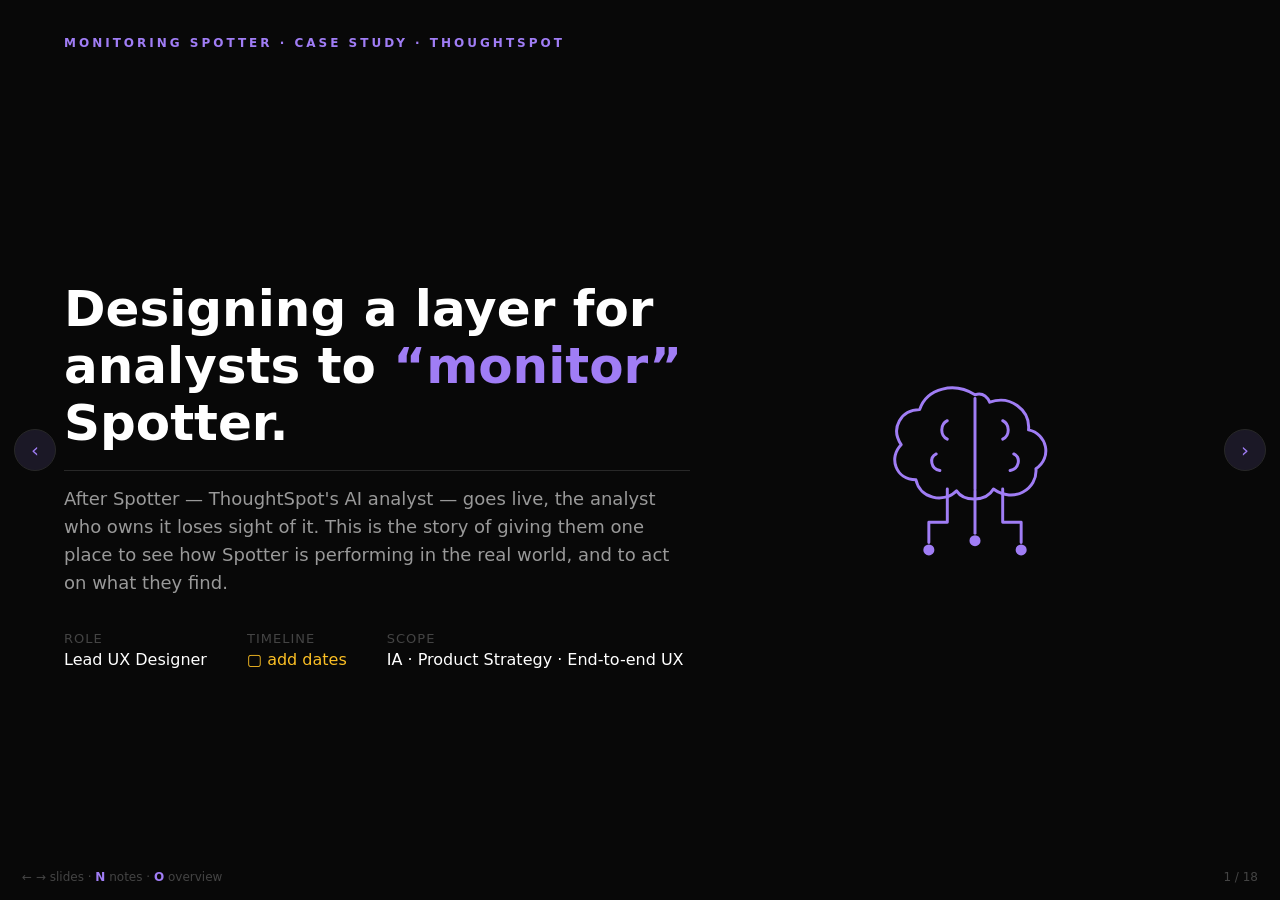
<file: portfolio/Monitoring_Spotter_Portfolio.html>
<!DOCTYPE html>
<html lang="en">
<head>
<meta charset="UTF-8">
<meta name="viewport" content="width=device-width, initial-scale=1.0, viewport-fit=cover">
<title>Monitoring Spotter — Case Study</title>
<style>
  * { margin:0; padding:0; box-sizing:border-box; }
  :root {
    --bg:#080808; --card:#111111; --card2:#1a1a1a; --border:#282828;
    --white:#ffffff; --body:#999999; --muted:#555555; --muted2:#444444;
    --accent:#a07df5; --accent2:#7c5cf0;
    --cyan:#4fc3f7; --green:#34d399; --red:#f87171; --amber:#fbbf24;
    --pad-x:clamp(20px, 5vw, 72px);
    --pad-y:clamp(24px, 4vh, 52px);
  }
  html { -webkit-text-size-adjust:100%; }
  body { background:var(--bg); font-family:'Segoe UI',system-ui,-apple-system,sans-serif; color:var(--white); overflow:hidden; }

  .slide { width:100vw; height:100vh; display:none; flex-direction:column; padding:var(--pad-y) var(--pad-x); position:relative; }
  .slide.active { display:flex; }

  .eyebrow { font-size:clamp(10px,1.4vw,12px); letter-spacing:3px; color:var(--accent); font-weight:600; text-transform:uppercase; margin-bottom:14px; }
  h1 { font-size:clamp(28px,5vw,50px); line-height:1.14; font-weight:700; max-width:1100px; }
  h2 { font-size:clamp(22px,3.6vw,36px); line-height:1.2; font-weight:700; margin-bottom:6px; max-width:1100px; }
  h3 { font-size:clamp(15px,1.9vw,19px); font-weight:700; }
  .sub { font-size:clamp(14px,1.7vw,18px); color:var(--body); margin-top:14px; max-width:880px; line-height:1.55; }
  .content { flex:1; display:flex; align-items:center; gap:clamp(20px,3.5vw,48px); margin-top:22px; min-height:0; }
  .col-text { width:34%; font-size:clamp(13px,1.5vw,16px); color:var(--body); line-height:1.6; }
  .col-vis { flex:1; min-width:0; height:100%; display:flex; align-items:center; justify-content:center; }
  .divider { border:none; border-top:1px solid var(--border); margin:18px 0 0; width:100%; }
  p.lead { font-size:clamp(14px,1.6vw,17px); color:var(--body); line-height:1.7; }
  b.hl { color:var(--white); }

  .pagenum { position:fixed; bottom:16px; right:22px; font-size:12px; color:var(--muted2); z-index:40; }
  .hint { position:fixed; bottom:16px; left:22px; font-size:12px; color:var(--muted2); z-index:40; }

  .card { background:var(--card); border:1px solid var(--border); border-radius:14px; padding:clamp(15px,2vw,22px); }
  .card .klabel { font-size:11px; letter-spacing:2px; margin-bottom:8px; font-weight:700; text-transform:uppercase; }
  ul.clean { list-style:none; }
  ul.clean li { position:relative; padding-left:18px; margin:7px 0; font-size:clamp(13px,1.45vw,15px); color:var(--body); line-height:1.55; }
  ul.clean li::before { content:""; position:absolute; left:2px; top:8px; width:6px; height:6px; border-radius:50%; background:var(--accent); }
  ul.clean.green li::before { background:var(--green); }
  ul.clean.red li::before { background:var(--red); }

  .flowimg { max-width:100%; max-height:100%; object-fit:contain; border-radius:12px; border:1px solid var(--border); display:block; }
  .placeholder { border:2px dashed var(--border); border-radius:14px; background:var(--card); flex-direction:column; align-items:center; justify-content:center; gap:8px; color:var(--muted2); text-align:center; padding:24px; font-size:13px; font-style:italic; }
  .placeholder b { font-style:normal; font-size:13px; color:#8c87c0; letter-spacing:1px; display:block; }
  .placeholder .ico { font-size:26px; opacity:.6; }
  code { background:#22273e; padding:2px 7px; border-radius:5px; font-size:12px; color:#cdb4ff; font-family:'Cascadia Code',Consolas,monospace; }

  .need { border:2px dashed #8a6d2b; border-radius:14px; background:#15130c; display:flex; flex-direction:column; gap:8px; color:#c9ae62; padding:clamp(14px,2vw,22px); font-size:13.5px; line-height:1.6; }
  .need .tagline { font-size:11px; color:var(--amber); letter-spacing:2px; font-weight:700; }

  .own { margin-top:auto; padding-top:12px; font-size:13px; color:#8c87c0; border-top:1px solid var(--border); }
  .own b { color:var(--accent); letter-spacing:1px; font-size:11px; }

  .tag { display:inline-block; font-size:11px; font-weight:700; letter-spacing:1.5px; padding:4px 10px; border-radius:20px; }
  .tag.red { background:rgba(248,113,113,.12); color:var(--red); }
  .tag.green { background:rgba(52,211,153,.12); color:var(--green); }
  .tag.violet { background:rgba(167,139,250,.14); color:var(--accent); }
  .vs { font-size:clamp(20px,3vw,30px); font-weight:800; color:var(--muted); align-self:center; padding:0 4px; }

  svg text { font-family:'Segoe UI',system-ui,sans-serif; }

  .notes { position:fixed; bottom:0; left:0; right:0; max-height:42vh; overflow-y:auto; background:#05060a; border-top:2px solid var(--accent); padding:18px var(--pad-x); font-size:14.5px; color:var(--body); line-height:1.65; display:none; z-index:50; }
  .notes.show { display:block; }
  .notes h4 { color:var(--accent); font-size:12px; letter-spacing:2px; margin-bottom:8px; }

  body.overview { overflow:auto; }
  body.overview .slide { display:flex !important; width:1280px; height:720px; transform:scale(0.31); transform-origin:top left; pointer-events:none; padding:42px 54px; }
  body.overview .wrap { position:relative; width:397px; height:223px; overflow:hidden; border:1px solid var(--border); border-radius:10px; cursor:pointer; transition:border-color .15s, transform .15s; background:var(--bg); }
  body.overview .wrap:hover { border-color:var(--accent); transform:translateY(-3px); }
  body.overview .wrap .lbl { position:absolute; bottom:0; left:0; right:0; background:rgba(5,6,10,.85); color:var(--body); font-size:11px; padding:5px 10px; z-index:5; pointer-events:none; }
  #grid { display:none; }
  body.overview #grid { display:grid; grid-template-columns:repeat(3, 397px); gap:22px; padding:36px; justify-content:center; }
  body.overview > .slide, body.overview .pagenum, body.overview .hint, body.overview .navbtn { display:none !important; }
  body.overview #grid .slide { display:flex !important; }
  body.overview .notes { display:none !important; }

  .navbtn { position:fixed; top:50%; transform:translateY(-50%); width:42px; height:42px; border-radius:50%; background:rgba(167,139,250,.12); border:1px solid var(--border); color:var(--accent); font-size:20px; display:flex; align-items:center; justify-content:center; cursor:pointer; z-index:45; user-select:none; -webkit-tap-highlight-color:transparent; }
  .navbtn:active { background:rgba(167,139,250,.28); }
  #prev { left:14px; } #next { right:14px; }

  @media (max-width:760px) {
    body { overflow-y:auto; overflow-x:hidden; -webkit-overflow-scrolling:touch; }
    .slide { display:flex !important; width:100%; height:auto; min-height:100svh; border-bottom:1px solid var(--border); padding:38px 20px 54px; }
    .content { flex-direction:column; align-items:stretch; gap:18px; }
    .col-text, .col-vis { width:100% !important; height:auto; }
    .col-vis svg { width:100%; height:auto; }
    .navbtn, .hint { display:none; }
    .pagenum { position:absolute; bottom:16px; right:16px; }
    .notes { position:static; max-height:none; display:block; border-top:1px solid var(--border); border-radius:0 0 12px 12px; margin-top:22px; padding:18px 20px; background:#080a12; }
    .grid-2, .grid-3, .grid-4 { grid-template-columns:1fr !important; }
    .vs { padding:6px 0; }
  }
  @media (min-width:761px) { .mobile-only { display:none; } }
  .grid-2 { display:grid; grid-template-columns:1fr 1fr; gap:clamp(14px,2vw,22px); }
  .grid-3 { display:grid; grid-template-columns:repeat(3,1fr); gap:clamp(14px,2vw,20px); }
  .grid-4 { display:grid; grid-template-columns:repeat(4,1fr); gap:clamp(10px,1.4vw,14px); }
</style>
</head>
<body>

<!-- ════════════ 1 — TITLE ════════════ -->
<section class="slide active">
  <div class="eyebrow">Monitoring Spotter · Case Study · ThoughtSpot</div>
  <div class="content" style="align-items:center;">
    <div style="flex:1.3;">
      <h1>Designing a layer for analysts to <span style="color:var(--accent)">“monitor”</span> Spotter.</h1>
      <hr class="divider">
      <p class="sub">After Spotter — ThoughtSpot's AI analyst — goes live, the analyst who owns it loses sight of it. This is the story of giving them one place to see how Spotter is performing in the real world, and to act on what they find.</p>
      <div style="display:flex; flex-wrap:wrap; gap:clamp(24px,4vw,40px); margin-top:34px;">
        <div><div style="font-size:13px;color:var(--muted2);letter-spacing:1px;">ROLE</div><div style="font-size:16px;margin-top:4px;">Lead UX Designer</div></div>
        <div><div style="font-size:13px;color:var(--muted2);letter-spacing:1px;">TIMELINE</div><div style="font-size:16px;margin-top:4px;"><span style="color:var(--amber)">▢ add dates</span></div></div>
        <div><div style="font-size:13px;color:var(--muted2);letter-spacing:1px;">SCOPE</div><div style="font-size:16px;margin-top:4px;">IA · Product Strategy · End-to-end UX</div></div>
      </div>
    </div>
    <div class="col-vis" style="flex:1;">
      <svg viewBox="0 0 260 230" style="width:clamp(160px,20vw,240px);">
        <g fill="none" stroke="var(--accent)" stroke-width="3.2" stroke-linecap="round" stroke-linejoin="round">
          <path d="M130 28 C108 14 78 20 70 44 C50 44 38 64 50 82 C36 96 44 120 66 120 C70 140 96 146 110 132 C118 144 142 144 150 130 C172 146 198 130 196 108 C214 96 208 70 188 66 C190 44 168 28 146 36 C142 28 136 26 130 28 Z"/>
          <path d="M130 32 L130 130"/>
          <path d="M100 56 C92 60 92 72 100 76"/><path d="M88 92 C80 96 82 108 92 110"/>
          <path d="M160 56 C168 60 168 72 160 76"/><path d="M172 92 C180 96 178 108 168 110"/>
          <path d="M100 130 L100 166 L80 166 L80 188"/>
          <path d="M130 132 L130 178"/>
          <path d="M160 130 L160 166 L180 166 L180 188"/>
        </g>
        <g fill="var(--accent)"><circle cx="80" cy="196" r="6"/><circle cx="130" cy="186" r="6"/><circle cx="180" cy="196" r="6"/></g>
      </svg>
    </div>
  </div>
  <div class="notes"><h4>SPEAKER NOTES</h4>Open on the reframe: Spotter is ThoughtSpot's flagship AI feature, but the person responsible for its accuracy goes blind the moment it ships. Monitoring is the layer that closes that loop. Keep the hook to one breath, then move into who Spotter is and why the gap matters.</div>
</section>

<!-- ════════════ 2 — WHAT IS SPOTTER + PROBLEM ════════════ -->
<section class="slide">
  <div class="eyebrow">Context</div>
  <div class="content" style="align-items:stretch; gap:clamp(20px,3vw,40px);">
    <div style="flex:1; display:flex; flex-direction:column; justify-content:center;">
      <h2>What is Spotter?</h2>
      <p class="lead" style="margin-top:12px;">Spotter is ThoughtSpot's <b class="hl">“AI Analyst.”</b> Business users ask questions in natural language and get charts and insights from their data.</p>
      <ul class="clean" style="margin-top:14px;">
        <li>The <b class="hl">analyst</b> enables Spotter for business users.</li>
        <li>The analyst is responsible for training Spotter for <b class="hl">accuracy</b>.</li>
      </ul>
    </div>
    <div style="flex:1.15; display:flex; flex-direction:column; justify-content:center;">
      <h2 style="color:var(--red);">The problem</h2>
      <p class="lead" style="margin-top:12px;">Once Spotter ships, the analyst has <b class="hl">no visibility</b> into how it's performing — no read on adoption or user satisfaction. They're left unsure whether it's working at all.</p>
      <svg viewBox="0 0 640 250" style="width:100%; margin-top:14px; max-height:230px;">
        <defs><marker id="aw" markerWidth="10" markerHeight="8" refX="9" refY="4" orient="auto"><path d="M0,0 L10,4 L0,8 z" fill="var(--body)"/></marker></defs>
        <rect x="20" y="96" width="150" height="58" rx="11" fill="var(--card2)" stroke="var(--border)"/>
        <text x="95" y="122" text-anchor="middle" fill="var(--white)" font-size="14" font-weight="700">Analyst / Admin</text>
        <text x="95" y="140" text-anchor="middle" fill="var(--body)" font-size="10.5">enables Spotter</text>
        <rect x="290" y="62" width="56" height="22" rx="11" fill="#1a3a2c" stroke="var(--green)"/>
        <circle cx="335" cy="73" r="7.5" fill="var(--green)"/>
        <rect x="262" y="96" width="112" height="58" rx="11" fill="#241b3d" stroke="var(--accent)"/>
        <text x="318" y="130" text-anchor="middle" fill="var(--white)" font-size="15" font-weight="700">Spotter</text>
        <rect x="466" y="96" width="154" height="58" rx="11" fill="var(--card2)" stroke="var(--border)"/>
        <text x="543" y="122" text-anchor="middle" fill="var(--white)" font-size="13.5" font-weight="700">Business users</text>
        <text x="543" y="140" text-anchor="middle" fill="var(--body)" font-size="10.5">ask Spotter questions</text>
        <line x1="170" y1="125" x2="258" y2="125" stroke="var(--body)" stroke-width="2" marker-end="url(#aw)"/>
        <line x1="374" y1="125" x2="462" y2="125" stroke="var(--body)" stroke-width="2" marker-end="url(#aw)"/>
        <path d="M95,154 L95,205 L543,205 L543,156" fill="none" stroke="var(--red)" stroke-width="1.6" stroke-dasharray="6 5" marker-end="url(#aw)" opacity=".75"/>
        <g transform="translate(319,196)" stroke="var(--red)" stroke-width="2" fill="none" stroke-linecap="round">
          <path d="M-14,0 C-8,-9 8,-9 14,0 C8,9 -8,9 -14,0 Z"/><circle cx="0" cy="0" r="3.4"/><line x1="-15" y1="-11" x2="15" y2="11"/>
        </g>
        <text x="319" y="232" text-anchor="middle" fill="var(--red)" font-size="12" font-weight="700" letter-spacing="1">NO VISIBILITY</text>
      </svg>
    </div>
  </div>
  <div class="notes"><h4>SPEAKER NOTES</h4>Two beats. First, what Spotter is — an AI analyst that answers business questions in natural language, enabled and "trained" by a human analyst. Second, the gap: the analyst is accountable for accuracy and adoption, but after launch the feedback loop is invisible. The eye-off in the diagram is the whole problem in one glance.</div>
</section>

<!-- ════════════ 3 — PROJECT DETAILS ════════════ -->
<section class="slide">
  <div class="eyebrow">Overview</div>
  <h2>Project details</h2>
  <hr class="divider">
  <div class="content grid-3" style="align-items:stretch; gap:clamp(16px,2vw,22px);">
    <div class="card" style="display:flex; flex-direction:column;">
      <div class="klabel" style="color:var(--accent);">Project brief</div>
      <p class="lead">After Spotter's release, the analyst has no visibility into how it's performing — no way to judge adoption or user satisfaction — leaving them unsure whether it's landing.</p>
    </div>
    <div class="card" style="display:flex; flex-direction:column;">
      <div class="klabel" style="color:var(--accent);">My role</div>
      <ul class="clean">
        <li>Led design and user research — from problem framing to the final experience.</li>
        <li>Collaborated with PMs, engineering, and the UX team to define and refine the designs.</li>
      </ul>
    </div>
    <div class="card" style="display:flex; flex-direction:column; border-color:#1f4a3a;">
      <div class="klabel" style="color:var(--green);">Final design output</div>
      <ul class="clean green">
        <li>Defined the <b class="hl">IA for monitoring all Spotter activity</b> in ThoughtSpot.</li>
        <li>Designed the end-to-end experience for <b class="hl">tracking, assessing, and refining</b> Spotter. <span style="color:var(--amber)">▢ confirm wording</span></li>
      </ul>
    </div>
  </div>
  <div class="notes"><h4>SPEAKER NOTES</h4>Quick orientation slide for a reviewer: the brief in one line, what I owned (design + research end-to-end, plus cross-functional collaboration), and the two-part output — the information architecture for monitoring, and the shipped experience. The last bullet was cut off in your source; confirm the exact phrasing.</div>
</section>

<!-- ════════════ 4 — MONITORING CONCEPT ════════════ -->
<section class="slide">
  <div class="eyebrow">Framing the space</div>
  <h2>What does “monitoring” actually mean?</h2>
  <p class="sub">Monitoring is how you <b class="hl">observe (track), assess, and continuously refine</b> your AI assistant.</p>
  <div class="content" style="justify-content:center;">
    <svg viewBox="0 0 760 230" style="width:100%; max-width:860px; max-height:100%;">
      <defs><marker id="a4" markerWidth="10" markerHeight="8" refX="8" refY="4" orient="auto"><path d="M0,0 L10,4 L0,8 z" fill="var(--muted)"/></marker></defs>
      <!-- Observe / Track -->
      <g transform="translate(120,70)" fill="none" stroke="var(--cyan)" stroke-width="3" stroke-linecap="round" stroke-linejoin="round">
        <path d="M-30,0 C-18,-18 18,-18 30,0 C18,18 -18,18 -30,0 Z"/><circle cx="0" cy="0" r="8"/><circle cx="0" cy="0" r="2.5" fill="var(--cyan)" stroke="none"/>
        <line x1="0" y1="-26" x2="0" y2="-32"/><line x1="22" y1="-16" x2="27" y2="-21"/><line x1="-22" y1="-16" x2="-27" y2="-21"/>
      </g>
      <text x="120" y="128" text-anchor="middle" fill="var(--cyan)" font-size="15" font-weight="700">Observe / Track</text>
      <line x1="200" y1="64" x2="300" y2="64" stroke="var(--muted)" stroke-width="2" marker-end="url(#a4)"/>
      <!-- Assess / Analyse -->
      <g transform="translate(380,70)" fill="none" stroke="var(--amber)" stroke-width="3" stroke-linecap="round" stroke-linejoin="round">
        <circle cx="-4" cy="-4" r="22"/><path d="M-4,-4 m-9,0 a9,9 0 1,0 18,0 a9,9 0 1,0 -18,0" stroke-width="2.2"/><circle cx="-4" cy="-4" r="2.4" fill="var(--amber)" stroke="none"/>
        <line x1="13" y1="13" x2="26" y2="26" stroke-width="4"/>
      </g>
      <text x="380" y="128" text-anchor="middle" fill="var(--amber)" font-size="15" font-weight="700">Assess / Analyse</text>
      <line x1="460" y1="64" x2="560" y2="64" stroke="var(--muted)" stroke-width="2" marker-end="url(#a4)"/>
      <!-- Action / Refine -->
      <g transform="translate(640,70)" fill="none" stroke="var(--green)" stroke-width="3" stroke-linecap="round" stroke-linejoin="round">
        <circle cx="0" cy="0" r="22"/><path d="M-9,1 L-2,9 L11,-7" stroke-width="3.4"/>
        <circle cx="0" cy="-26" r="4" fill="var(--green)" stroke="none"/><circle cx="23" cy="11" r="4" fill="var(--green)" stroke="none"/><circle cx="-23" cy="11" r="4" fill="var(--green)" stroke="none"/>
        <line x1="0" y1="-22" x2="0" y2="-26"/><line x1="19" y1="9" x2="23" y2="11"/><line x1="-19" y1="9" x2="-23" y2="11"/>
      </g>
      <text x="640" y="128" text-anchor="middle" fill="var(--green)" font-size="15" font-weight="700">Action / Refine</text>
    </svg>
  </div>
  <div class="notes"><h4>SPEAKER NOTES</h4>Before designing anything, I defined the verb. Monitoring isn't a dashboard — it's a loop: observe what's happening, assess what it means, then act to refine. These three modes (track → assess → refine) became the backbone of every layout decision that follows.</div>
</section>

<!-- ════════════ 5 — MONITORING SPACE + LOOP ════════════ -->
<section class="slide">
  <div class="eyebrow">Framing the space</div>
  <h2>The space where teams track Spotter after it goes live.</h2>
  <div class="content" style="flex-direction:column; align-items:stretch; gap:clamp(12px,1.6vh,18px);">
    <div class="grid-2" style="gap:clamp(16px,3vw,40px); align-items:start;">
      <div>
        <div style="font-size:12px; color:var(--muted2); letter-spacing:2px; font-weight:700; margin-bottom:8px;">GOALS</div>
        <div style="display:flex; flex-direction:column; gap:7px;">
          <div style="display:flex; gap:10px; font-size:clamp(12.5px,1.4vw,14.5px); line-height:1.45;"><b style="color:var(--cyan); min-width:120px;">Observe / Track</b><span style="color:var(--body);">Understand how users are interacting with Spotter.</span></div>
          <div style="display:flex; gap:10px; font-size:clamp(12.5px,1.4vw,14.5px); line-height:1.45;"><b style="color:var(--amber); min-width:120px;">Assess / Analyse</b><span style="color:var(--body);">Identify failures, gaps, or coaching needs.</span></div>
          <div style="display:flex; gap:10px; font-size:clamp(12.5px,1.4vw,14.5px); line-height:1.45;"><b style="color:var(--green); min-width:120px;">Action / Refine</b><span style="color:var(--body);">Decide what to update to improve accuracy and adoption over time.</span></div>
        </div>
      </div>
      <div>
        <div style="font-size:12px; color:var(--muted2); letter-spacing:2px; font-weight:700; margin-bottom:8px;">WHAT MONITORING REVEALS</div>
        <ul class="clean" style="columns:1;">
          <li>How Spotter is behaving in real-world usage.</li>
          <li>What users are asking — and how well Spotter answers.</li>
          <li>Whether the initial coaching (context, business terms, reference Q&amp;A) is holding up.</li>
          <li>When and where Spotter needs further coaching or fixes.</li>
        </ul>
      </div>
    </div>
    <div class="col-vis" style="height:auto; flex:none; margin-top:4px;">
      <svg viewBox="0 0 760 300" style="width:100%; max-width:900px; max-height:38vh;">
        <defs><marker id="a5" markerWidth="9" markerHeight="7" refX="8" refY="3.5" orient="auto"><path d="M0,0 L9,3.5 L0,7 z" fill="var(--body)"/></marker></defs>
        <!-- coaching box -->
        <rect x="24" y="120" width="256" height="92" rx="12" fill="none" stroke="var(--border)" stroke-dasharray="6 5"/>
        <rect x="46" y="150" width="92" height="42" rx="8" fill="var(--card2)" stroke="var(--border)"/><text x="92" y="176" text-anchor="middle" fill="var(--white)" font-size="12" font-weight="600">Data Model</text>
        <text x="152" y="177" text-anchor="middle" fill="var(--accent)" font-size="20" font-weight="700">+</text>
        <rect x="166" y="150" width="92" height="42" rx="8" fill="var(--card2)" stroke="var(--border)"/><text x="212" y="172" text-anchor="middle" fill="var(--white)" font-size="11.5" font-weight="600">Set up</text><text x="212" y="186" text-anchor="middle" fill="var(--white)" font-size="11.5" font-weight="600">Spotter</text>
        <text x="152" y="230" text-anchor="middle" fill="var(--muted2)" font-size="11" letter-spacing="1">ANALYST COACHING</text>
        <!-- monitor bar -->
        <rect x="372" y="120" width="58" height="120" rx="9" fill="#241b3d" stroke="var(--accent)" stroke-width="1.5"/>
        <text x="401" y="184" text-anchor="middle" fill="var(--white)" font-size="13" font-weight="700" transform="rotate(-90 401 184)">Monitor</text>
        <!-- track/assess/refine -->
        <rect x="462" y="120" width="150" height="34" rx="8" fill="var(--card2)" stroke="var(--border)"/><text x="537" y="142" text-anchor="middle" fill="var(--cyan)" font-size="12.5" font-weight="700">Track</text>
        <rect x="462" y="162" width="150" height="42" rx="8" fill="var(--card2)" stroke="var(--border)"/><text x="537" y="180" text-anchor="middle" fill="var(--amber)" font-size="12.5" font-weight="700">Assess</text><text x="537" y="195" text-anchor="middle" fill="var(--body)" font-size="9.5">analyse → actionable insight</text>
        <rect x="462" y="212" width="150" height="30" rx="8" fill="var(--card2)" stroke="var(--border)"/><text x="537" y="231" text-anchor="middle" fill="var(--green)" font-size="12.5" font-weight="700">Refine</text>
        <line x1="430" y1="137" x2="458" y2="137" stroke="var(--body)" stroke-width="1.6" marker-end="url(#a5)"/>
        <line x1="537" y1="156" x2="537" y2="160" stroke="var(--body)" stroke-width="1.6" marker-end="url(#a5)"/>
        <line x1="537" y1="206" x2="537" y2="210" stroke="var(--body)" stroke-width="1.6" marker-end="url(#a5)"/>
        <!-- top arc: user interaction -->
        <path d="M152,120 L152,88 L537,88 L537,118" fill="none" stroke="var(--cyan)" stroke-width="1.5" marker-end="url(#a5)" opacity=".85"/>
        <text x="345" y="80" text-anchor="middle" fill="var(--cyan)" font-size="11" font-weight="600">User interaction</text>
        <!-- bottom arc: changes push to coaching -->
        <path d="M537,242 L537,272 L152,272 L152,214" fill="none" stroke="var(--green)" stroke-width="1.5" marker-end="url(#a5)" opacity=".85"/>
        <text x="345" y="290" text-anchor="middle" fill="var(--green)" font-size="11" font-weight="600">Changes push back to coaching</text>
      </svg>
    </div>
  </div>
  <div class="notes"><h4>SPEAKER NOTES</h4>This is the system view. The analyst first coaches Spotter (data model + setup). Then users interact with it. Monitoring watches that interaction through three lenses — track, assess, refine — and the refinements feed straight back into coaching. It's a closed loop, not a static report. The right-hand list is what that loop actually surfaces.</div>
</section>

<!-- ════════════ 6 — CURRENT PRODUCT + GAP ════════════ -->
<section class="slide">
  <div class="eyebrow">Audit · What exists today</div>
  <h2>Some visibility exists — but it's <span style="color:var(--red);">fragmented</span>.</h2>
  <div class="content" style="flex-direction:column; align-items:stretch; gap:clamp(14px,2vh,20px);">
    <div class="grid-2">
      <div class="card">
        <h3>Analyst Liveboard</h3>
        <ul class="clean" style="margin-top:8px;">
          <li>Key engagement &amp; adoption metrics — as <b class="hl">raw tabular data</b>.</li>
          <li>Read-only. No deep-dive, no actions.</li>
        </ul>
      </div>
      <div class="card">
        <h3>Spotter coaching</h3>
        <ul class="clean" style="margin-top:8px;">
          <li>Reference questions &amp; business terms added by analysts and suggested by business users.</li>
          <li><span style="color:var(--red);">Low adoption.</span></li>
        </ul>
      </div>
    </div>
    <div>
      <div style="font-size:12px; color:var(--muted2); letter-spacing:2px; font-weight:700; margin-bottom:10px;">MAPPING CURRENT USER JOURNEYS — VISIBILITY IS SCATTERED ACROSS 4 PLACES</div>
      <div class="grid-4">
        <div class="card" style="padding:14px; text-align:center;"><div style="font-size:11px; color:var(--red); font-weight:700;">LOCATION A</div><div style="font-size:13.5px; margin-top:6px;">Enable Spotter</div></div>
        <div class="card" style="padding:14px; text-align:center;"><div style="font-size:11px; color:var(--red); font-weight:700;">LOCATION B</div><div style="font-size:13.5px; margin-top:6px;">Adoption Liveboard</div></div>
        <div class="card" style="padding:14px; text-align:center;"><div style="font-size:11px; color:var(--red); font-weight:700;">LOCATION C</div><div style="font-size:13.5px; margin-top:6px;">Coaching management</div></div>
        <div class="card" style="padding:14px; text-align:center;"><div style="font-size:11px; color:var(--red); font-weight:700;">LOCATION D</div><div style="font-size:13.5px; margin-top:6px;">Add coaching (chat)</div></div>
      </div>
    </div>
  </div>
  <div class="notes"><h4>SPEAKER NOTES</h4>It's not that there's zero visibility — it's that the pieces are scattered. Metrics live in a read-only Liveboard, coaching lives somewhere else, enabling Spotter is somewhere else again, and adding coaching happens in chat. Four locations, no single place to see or act. That fragmentation is the real design problem.</div>
</section>

<!-- ════════════ 7 — DECISION 1: SCOPE ════════════ -->
<section class="slide">
  <div class="eyebrow">Decision 1 of 3 — Defining scope</div>
  <h2>Two problems to solve at once.</h2>
  <div class="content grid-2" style="align-items:stretch;">
    <div class="card" style="border-color:#1f3a5a; display:flex; flex-direction:column;">
      <span class="tag violet" style="align-self:flex-start;">THE STRUCTURE</span>
      <h3 style="margin-top:12px;">Solve the IA — one pane of glass</h3>
      <ul class="clean" style="margin-top:10px;">
        <li>Bring every scattered surface into one place.</li>
        <li>Directly answers the fragmentation problem.</li>
      </ul>
    </div>
    <div class="card" style="border-color:#1f4a3a; display:flex; flex-direction:column;">
      <span class="tag green" style="align-self:flex-start;">THE PROCESS</span>
      <h3 style="margin-top:12px;">Solve the monitoring process</h3>
      <ul class="clean green" style="margin-top:10px;">
        <li>Choose the right signals to monitor.</li>
        <li>Help the analyst assess what they're seeing.</li>
        <li>Help them take a meaningful action on it.</li>
      </ul>
    </div>
  </div>
  <div class="notes"><h4>SPEAKER NOTES</h4>The first decision was framing the scope as two linked problems, not one. Structure: an information architecture that unifies the scattered surfaces into a single pane of glass. Process: the actual track → assess → act workflow inside it. Solving one without the other would have failed — a tidy IA with no workflow, or a workflow with nowhere to live.</div>
</section>

<!-- ════════════ 8 — IMAGE: FULL PRODUCT FLOW ════════════ -->
<section class="slide">
  <div class="eyebrow">IA Exploration · 1 of 4</div>
  <h2>Mapping the full product flow.</h2>
  <p class="sub">Laying out every monitoring touchpoint — tracking, assessment, and refine/action — across coaching input, user feedback, conversation logs, and the metrics Liveboard.</p>
  <div class="content" style="margin-top:14px;">
    <div class="col-vis">
      <img class="flowimg" src="images/08-full-product-flow.png" alt="Full product user flow mapping" onerror="this.style.display='none';this.nextElementSibling.style.display='flex';">
      <div class="placeholder" style="width:100%; height:100%;"><div class="ico">🗺</div><b>IMAGE — Full product flow (blurred OK)</b>Export from Figma → save as <code>portfolio/images/08-full-product-flow.png</code></div>
    </div>
  </div>
  <div class="notes"><h4>SPEAKER NOTES</h4>Step one of the IA work: map the entire surface. This board lays the three monitoring modes (track / assess / refine) against every input source. It's intentionally exhaustive — the goal here was to see the whole problem before deciding what to cut. Walk the reviewer through one column to show the depth, then move on.</div>
</section>

<!-- ════════════ 9 — IMAGE: USER vs ANALYST FLOW ════════════ -->
<section class="slide">
  <div class="eyebrow">IA Exploration · 2 of 4</div>
  <h2>Where user actions become analyst actions.</h2>
  <p class="sub">Tracing both sides of the loop: what a business user does in a conversation (feedback, thumbs, save) and how that surfaces on the analyst side as something to review and act on.</p>
  <div class="content" style="margin-top:14px;">
    <div class="col-vis">
      <img class="flowimg" src="images/09-user-analyst-flow.png" alt="User side and analyst side flow" onerror="this.style.display='none';this.nextElementSibling.style.display='flex';">
      <div class="placeholder" style="width:100%; height:100%;"><div class="ico">🔀</div><b>IMAGE — User ↔ Analyst flow</b>Export from Figma → save as <code>portfolio/images/09-user-analyst-flow.png</code></div>
    </div>
  </div>
  <div class="notes"><h4>SPEAKER NOTES</h4>The key realization: most signals start on the user side (a thumbs-down, a saved chat, a comment) but the actionable response lives on the analyst side. Some objects are insight-only (a Liveboard), others are directly actionable (coaching). Mapping which is which told us where to put actions versus where to just surface information.</div>
</section>

<!-- ════════════ 10 — IMAGE: FEATURE GROUPINGS ════════════ -->
<section class="slide">
  <div class="eyebrow">IA Exploration · 3 of 4</div>
  <h2>Grouping signals into features.</h2>
  <p class="sub">Clustering the mapped signals into four candidate features — Liveboard overview, User-feedback Action Center, Review user coaching, and the Analyst Coaching Tracker — each tied to track, assess, or refine.</p>
  <div class="content" style="margin-top:14px;">
    <div class="col-vis">
      <img class="flowimg" src="images/10-feature-groupings.png" alt="Feature groupings" onerror="this.style.display='none';this.nextElementSibling.style.display='flex';">
      <div class="placeholder" style="width:100%; height:100%;"><div class="ico">🧩</div><b>IMAGE — Feature groupings</b>Export from Figma → save as <code>portfolio/images/10-feature-groupings.png</code></div>
    </div>
  </div>
  <div class="notes"><h4>SPEAKER NOTES</h4>From a messy map to four coherent features. This is where the IA starts to feel like a product: each cluster has a clear job — overview to track, Action Center to investigate, coaching review to approve, tracker to audit. The annotations on the right call out where growth and coaching signals originate.</div>
</section>

<!-- ════════════ 11 — IMAGE: IA OPTIONS A/B ════════════ -->
<section class="slide">
  <div class="eyebrow">IA Exploration · 4 of 4</div>
  <h2>Two ways to structure it — Option A vs Option B.</h2>
  <p class="sub">Pressure-testing two information architectures for the same feature set before committing — one flatter, one with a dedicated “Monitor / Configure Spotter” container and explicit access levels.</p>
  <div class="content" style="margin-top:14px;">
    <div class="col-vis">
      <img class="flowimg" src="images/11-ia-options-ab.png" alt="IA options A and B" onerror="this.style.display='none';this.nextElementSibling.style.display='flex';">
      <div class="placeholder" style="width:100%; height:100%;"><div class="ico">⚖️</div><b>IMAGE — IA options: Option A vs Option B</b>Export from Figma → save as <code>portfolio/images/11-ia-options-ab.png</code></div>
    </div>
  </div>
  <div class="notes"><h4>SPEAKER NOTES</h4>I never present a single option as inevitable. Here are two structures for the same features — A keeps things flatter; B introduces a dedicated monitor/configure container with explicit user-vs-analyst access. Comparing them out loud (ownership, scalability, access control) is what made the eventual choice defensible.</div>
</section>

<!-- ════════════ 12 — DECISION 2: LIMIT SCOPE FOR V1 ════════════ -->
<section class="slide">
  <div class="eyebrow">Decision 2 of 3 — Scope for V1</div>
  <h2>Limiting scope for V1.</h2>
  <p class="sub">We deliberately constrained the first version — to ship the monitoring capability fast and to avoid over-investing in an area that was still moving.</p>
  <div class="content grid-2" style="align-items:stretch;">
    <div class="card" style="display:flex; flex-direction:column;">
      <h3>Urgency of the project</h3>
      <ul class="clean" style="margin-top:10px;">
        <li>V1 would give us enough feedback to expand monitoring in the next phases.</li>
        <li>Positive pressure from the team to ship the monitoring capability faster.</li>
      </ul>
    </div>
    <div class="card" style="display:flex; flex-direction:column; border-color:#4a3a25;">
      <h3>Uncertainty of manual coaching</h3>
      <ul class="clean" style="margin-top:10px;">
        <li>We weren't sure yet how large the coaching flow would become.</li>
        <li>Discussions about <b class="hl">“Memory”</b> — a new form of coaching — meant we were unsure how much to invest here.</li>
      </ul>
    </div>
  </div>
  <div class="notes"><h4>SPEAKER NOTES</h4>Senior signal: knowing what not to build. Two reasons we capped V1. One, urgency — shipping sooner gets real feedback that de-risks later phases. Two, uncertainty — the coaching surface was about to change with "Memory" (the sibling project), so over-designing coaching now would have been wasted. We scoped to learn, not to be complete.</div>
</section>

<!-- ════════════ 13 — IMAGE: BASIC IA (DATA MODEL LEVEL) ════════════ -->
<section class="slide">
  <div class="eyebrow">Architecture</div>
  <h2>Basic IA at the data-model level.</h2>
  <p class="sub">The structure underneath: a Monitor group (Liveboard overview, feedback from conversation) and an All-Coaching group (user coaching, analyst coaching) — each with its tracked metrics and signals.</p>
  <div class="content" style="margin-top:14px;">
    <div class="col-vis">
      <img class="flowimg" src="images/13-basic-ia-data-model.png" alt="Basic IA at data model level" onerror="this.style.display='none';this.nextElementSibling.style.display='flex';">
      <div class="placeholder" style="width:100%; height:100%;"><div class="ico">🏗</div><b>IMAGE — Basic IA (data-model level)</b>Export from Figma → save as <code>portfolio/images/13-basic-ia-data-model.png</code></div>
    </div>
  </div>
  <div class="notes"><h4>SPEAKER NOTES</h4>This is the concrete IA at the data-model level: Monitor (overview + conversation feedback) on one side, All Coaching (user-sourced and analyst-sourced) on the other, with the specific signals each one tracks — active users, conversation counts, reference questions, business terms. This is the skeleton the shipped screens hang on.</div>
</section>

<!-- ════════════ 14 — DECISION 3: WHERE MONITORING LIVES ════════════ -->
<section class="slide">
  <div class="eyebrow">Decision 3 of 3 — Where monitoring lives</div>
  <h2>Monitor per data model, or one central level?</h2>
  <div class="content" style="align-items:stretch; gap:clamp(12px,2vw,24px);">
    <div class="card" style="flex:1; display:flex; flex-direction:column; border-color:#4a2530;">
      <h3>Monitor at each data model</h3>
      <p style="font-size:13px; color:var(--body); margin-top:6px;">Each data model gets its own Spotter monitor page.</p>
      <div style="color:var(--green); font-weight:700; font-size:12px; letter-spacing:1px; margin-top:14px;">PROS</div>
      <ul class="clean green" style="margin-top:6px;"><li>Ease of management — data &amp; monitoring sit at the same level.</li><li>Better security — access scoped to that data model's admin.</li></ul>
      <div style="color:var(--red); font-weight:700; font-size:12px; letter-spacing:1px; margin-top:12px;">CONS</div>
      <ul class="clean red" style="margin-top:6px;"><li>Doesn't scale for anyone managing adoption across many data models.</li><li>Not future-proof — the page clutters as monitoring grows.</li></ul>
    </div>
    <div class="vs">VS</div>
    <div class="card" style="flex:1; display:flex; flex-direction:column; border-color:#1f4a3a; position:relative;">
      <span class="tag green" style="position:absolute; top:14px; right:14px;">✓ CHOSEN</span>
      <h3>Monitor at a central level <span style="color:var(--green);">(across data models)</span></h3>
      <p style="font-size:13px; color:var(--body); margin-top:6px;">A single pane of glass for all data models.</p>
      <div style="color:var(--green); font-weight:700; font-size:12px; letter-spacing:1px; margin-top:14px;">PROS</div>
      <ul class="clean green" style="margin-top:6px;"><li>Scalable for more features.</li><li>Maps signals across data models — better insight.</li><li>One place for all Spotter activity across ThoughtSpot.</li></ul>
      <div style="color:var(--red); font-weight:700; font-size:12px; letter-spacing:1px; margin-top:12px;">CONS</div>
      <ul class="clean red" style="margin-top:6px;"><li>Enabling Spotter is still controlled from the data model — monitor sits on a different page.</li></ul>
    </div>
  </div>
  <div class="notes"><h4>SPEAKER NOTES</h4>The pivotal architecture call. Per-model monitoring is easy to manage and naturally secure, but it collapses the moment one analyst owns several data models — and it doesn't scale as we add features. The central "one pane of glass" wins on scalability and cross-model insight. The one tradeoff we accepted: enabling Spotter stays on the data-model page, separate from monitoring.</div>
</section>

<!-- ════════════ 15 — IMAGE: CHOSEN CENTRAL APPROACH ════════════ -->
<section class="slide">
  <div class="eyebrow">The call</div>
  <h2>One monitor, across all data models.</h2>
  <p class="sub">The chosen approach: an account/admin-level monitor that spans every data model (✓), rather than a separate monitor buried inside each one (✕).</p>
  <div class="content" style="margin-top:14px;">
    <div class="col-vis">
      <img class="flowimg" src="images/15-monitor-central-approach.png" alt="Monitor one central level across all data models" onerror="this.style.display='none';this.nextElementSibling.style.display='flex';">
      <div class="placeholder" style="width:100%; height:100%;"><div class="ico">🎯</div><b>IMAGE — Chosen approach: one central monitor</b>Export from Figma → save as <code>portfolio/images/15-monitor-central-approach.png</code></div>
    </div>
  </div>
  <div class="notes"><h4>SPEAKER NOTES</h4>The decision visualized. Green = the chosen account/admin-level monitor that sits above all data models; red = the rejected per-model monitoring buried in each data workspace. Coaching and setup stay collaborative at the data-model level, but the monitoring lens lifts up to one central place. This is the spine of the shipped product.</div>
</section>

<!-- ════════════ 16 — DECIDED FLOWS FOR V1 ════════════ -->
<section class="slide">
  <div class="eyebrow">V1 Scope · What we shipped</div>
  <h2>Decided flows to solve for V1.</h2>
  <div class="content grid-2" style="align-items:stretch;">
    <div class="card" style="display:flex; flex-direction:column;">
      <h3>Metric Liveboard</h3>
      <ul class="clean" style="margin-top:10px;">
        <li>Study data-level signals in a dashboard.</li>
        <li>Customised org to org — so we just had to add the page for the Liveboard.</li>
      </ul>
    </div>
    <div class="card" style="display:flex; flex-direction:column; border-color:#1f4a3a;">
      <h3>Monitoring all user conversations</h3>
      <p style="font-size:13px; color:var(--body); line-height:1.6; margin-top:8px; font-style:italic;">“As an analyst, I want to review all user conversations in one place — so I can spot problematic interactions, investigate feedback or drop-offs, and take direct action like adding coaching, without switching tools or relying on static dashboards.”</p>
      <div style="font-size:11px; color:var(--green); letter-spacing:2px; font-weight:700; margin-top:14px;">SOLVE UX FLOWS FOR</div>
      <ul class="clean green" style="margin-top:6px;">
        <li>Finding the right conversation.</li>
        <li>Assessing the conversation.</li>
        <li>Taking action.</li>
      </ul>
    </div>
  </div>
  <div class="notes"><h4>SPEAKER NOTES</h4>What V1 actually committed to. Two flows. The metric Liveboard was relatively cheap — orgs customise it, so we just gave it a home. The real design work was monitoring conversations: one place to find a problematic conversation, assess what went wrong, and act on it directly. Those three sub-flows — find, assess, act — are the heart of the shipped experience, and where the next slides should go deep.</div>
</section>

<!-- ════════════ 17 — SHIPPED: ALL CHATS (FIND) ════════════ -->
<section class="slide">
  <div class="eyebrow">Shipped · Flow 1 — Finding the right conversation</div>
  <h2>"All chats" — 500 conversations. The right one in two clicks.</h2>
  <div class="content" style="gap:clamp(20px,3vw,44px); align-items:stretch;">
    <div class="col-vis" style="flex:1.5;">
      <img class="flowimg" src="images/17-all-chats.png" alt="All chats screen" style="max-height:76vh;" onerror="this.style.display='none';this.nextElementSibling.style.display='flex';">
      <div class="placeholder" style="width:100%; height:clamp(300px,68vh,540px);"><div class="ico">📋</div><b>IMAGE — All chats (shipped)</b>Export from Figma → save as <code>portfolio/images/17-all-chats.png</code></div>
    </div>
    <div class="col-text" style="width:30%; display:flex; flex-direction:column; justify-content:center; gap:16px;">
      <div class="card" style="padding:16px 18px;">
        <div class="klabel" style="color:var(--accent); margin-bottom:6px;">LOCATION</div>
        <p style="font-size:13px; color:var(--body); line-height:1.55;">Lives under <b class="hl">Monitor Spotter → All chats</b> in the Data Workspace nav — the central monitoring surface chosen in Decision 3.</p>
      </div>
      <div class="card" style="padding:16px 18px;">
        <div class="klabel" style="color:var(--accent); margin-bottom:6px;">KEY DESIGN DECISIONS</div>
        <ul class="clean" style="margin-top:2px;">
          <li><b class="hl">Table, not cards</b> — analysts scan across 500 rows; a table lets them filter and sort without opening anything.</li>
          <li><b class="hl">Signal columns at a glance</b> — follow-ups, thumbs up/down count, feedback category, model, and author visible before clicking in.</li>
          <li><b class="hl">Filter by model</b> — an analyst managing multiple data models stays in one place and filters down.</li>
        </ul>
      </div>
      <div class="own"><b>THE PROBLEM IT SOLVES</b> — Instead of trawling through individual chat logs in Spotter, the analyst sees all conversations with quality signals surfaced at the list level.</div>
    </div>
  </div>
  <div class="notes"><h4>SPEAKER NOTES</h4>The first shipped flow: finding the right conversation to investigate. The table shows 500 conversations with feedback signals already visible — thumbs down count, feedback category, follow-ups — so the analyst doesn't have to open anything to know where to look. Model filter lets them stay in one place across their whole data model portfolio. The design decision that mattered most: a table over cards, because at 500 rows you need to scan, not browse. And every column earns its place — no "nice to have" columns; each one is a signal the analyst uses to decide what to investigate next.</div>
</section>

<!-- ════════════ 18 — SHIPPED: CONVERSATION DETAIL (ASSESS + ACT) ════════════ -->
<section class="slide">
  <div class="eyebrow">Shipped · Flow 2 &amp; 3 — Assessing and acting</div>
  <h2>Open a conversation. See the failure. Fix it — without leaving.</h2>
  <div class="content" style="gap:clamp(20px,3vw,44px); align-items:stretch;">
    <div class="col-vis" style="flex:1.4;">
      <img class="flowimg" src="images/18-conversation-detail.png" alt="Conversation detail modal" style="max-height:76vh;" onerror="this.style.display='none';this.nextElementSibling.style.display='flex';">
      <div class="placeholder" style="width:100%; height:clamp(300px,68vh,540px);"><div class="ico">💬</div><b>IMAGE — Conversation detail (shipped)</b>Export from Figma → save as <code>portfolio/images/18-conversation-detail.png</code></div>
    </div>
    <div class="col-text" style="width:32%; display:flex; flex-direction:column; justify-content:center; gap:16px;">
      <div class="card" style="padding:16px 18px;">
        <div class="klabel" style="color:var(--red); margin-bottom:6px;">WHAT THE ANALYST SEES</div>
        <ul class="clean red" style="margin-top:2px;">
          <li>The full conversation thread — including the chart Spotter generated.</li>
          <li>The downvote bubble surfaced <b class="hl">in context</b>, right below the failing answer — with category tags and the user's comment.</li>
        </ul>
      </div>
      <div class="card" style="padding:16px 18px; border-color:#1f4a3a;">
        <div class="klabel" style="color:var(--green); margin-bottom:6px;">WHAT THEY CAN DO</div>
        <ul class="clean green" style="margin-top:2px;">
          <li><b class="hl">+ Add to coaching</b> — inline action on the answer that failed, without switching context.</li>
          <li>Read the user's exact comment (<em>"Answer is not showing accurate data"</em>) before deciding what coaching to add.</li>
        </ul>
      </div>
      <div class="card" style="padding:16px 18px;">
        <div class="klabel" style="color:var(--accent); margin-bottom:6px;">THE CORE DESIGN PRINCIPLE</div>
        <p style="font-size:13px; color:var(--body); line-height:1.55;">Feedback is evidence, not noise. By surfacing it <b class="hl">inside the conversation it came from</b>, the analyst understands the failure in context — not in a detached report — and can act immediately.</p>
      </div>
    </div>
  </div>
  <div class="notes"><h4>SPEAKER NOTES</h4>The second and third flows collapsed into one screen: assess and act. The conversation detail modal shows the full thread — so the analyst reads the exact exchange that failed. The downvote appears right below the answer that triggered it, with the category the user chose and their written comment. Then "+ Add to coaching" is right there, attached to the specific answer. The insight: if you separate the failure from the action, the analyst has to hold context in their head. By surfacing feedback in-context and putting the fix action right there, you reduce cognitive load and remove the motivation to defer. This is the "no switching tools" promise from the brief, delivered.</div>
</section>

<!-- ════════════ NAV + NOTES + GRID ════════════ -->
<div id="prev" class="navbtn">‹</div>
<div id="next" class="navbtn">›</div>
<div class="pagenum"></div>
<div class="hint">← → slides · <b style="color:var(--accent)">N</b> notes · <b style="color:var(--accent)">O</b> overview</div>
<div id="grid"></div>

<script>
  const slides = Array.from(document.querySelectorAll('.slide'));
  let i = 0;
  const pagenum = document.querySelector('.pagenum');
  const isMobile = () => window.matchMedia('(max-width:760px)').matches;

  function show(n){
    if(isMobile()) return;
    i = Math.max(0, Math.min(slides.length-1, n));
    slides.forEach((s,k)=> s.classList.toggle('active', k===i));
    pagenum.textContent = (i+1)+' / '+slides.length;
  }
  function toggleNotes(){ document.querySelectorAll('.notes').forEach(el=>el.classList.toggle('show')); }

  const grid = document.getElementById('grid');
  function buildGrid(){
    if(grid.childElementCount) return;
    slides.forEach((s,k)=>{
      const wrap = document.createElement('div'); wrap.className='wrap';
      const clone = s.cloneNode(true); clone.classList.add('active');
      clone.querySelectorAll('.notes').forEach(n=>n.remove());
      wrap.appendChild(clone);
      const lbl = document.createElement('div'); lbl.className='lbl';
      const h = clone.querySelector('h1,h2'); lbl.textContent = (k+1)+'. '+(h?h.textContent.slice(0,46):'Slide');
      wrap.appendChild(lbl);
      wrap.onclick = ()=>{ document.body.classList.remove('overview'); show(k); };
      grid.appendChild(wrap);
    });
  }
  function toggleOverview(){ if(isMobile()) return; buildGrid(); document.body.classList.toggle('overview'); }

  document.addEventListener('keydown', e=>{
    if(e.key==='ArrowRight'||e.key===' '||e.key==='PageDown'){ e.preventDefault(); show(i+1); }
    else if(e.key==='ArrowLeft'||e.key==='PageUp'){ e.preventDefault(); show(i-1); }
    else if(e.key.toLowerCase()==='n'){ toggleNotes(); }
    else if(e.key.toLowerCase()==='o'||e.key.toLowerCase()==='g'){ toggleOverview(); }
    else if(e.key==='Home'){ show(0); }
    else if(e.key==='End'){ show(slides.length-1); }
  });
  document.getElementById('next').onclick = ()=> show(i+1);
  document.getElementById('prev').onclick = ()=> show(i-1);

  let tx=0;
  document.addEventListener('touchstart', e=>{ tx=e.changedTouches[0].clientX; }, {passive:true});
  document.addEventListener('touchend', e=>{
    if(isMobile()) return;
    const dx = e.changedTouches[0].clientX - tx;
    if(Math.abs(dx)>60){ show(dx<0 ? i+1 : i-1); }
  }, {passive:true});

  if(!isMobile()) show(0);
  window.addEventListener('resize', ()=>{
    if(isMobile()){ slides.forEach(s=>s.classList.remove('active')); }
    else { document.body.classList.remove('overview'); show(i); }
  });
</script>
</body>
</html>
</file>
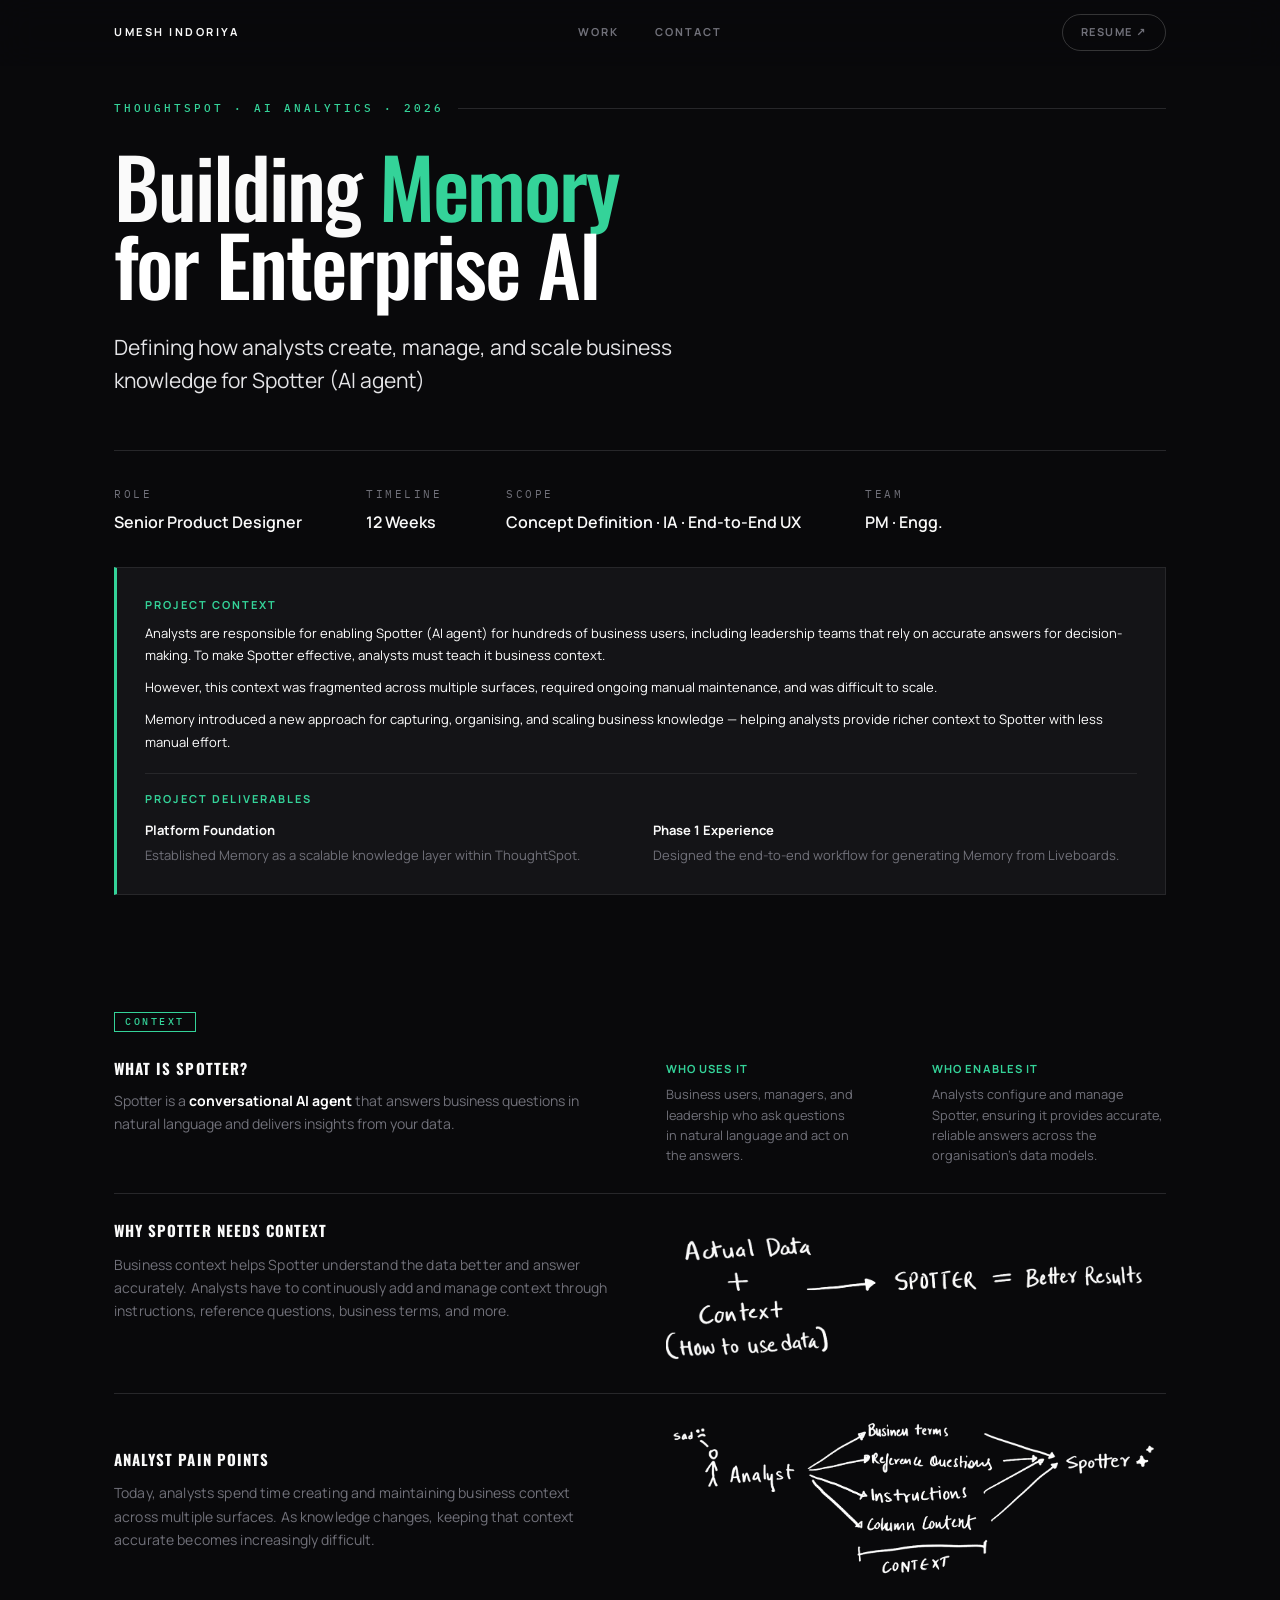
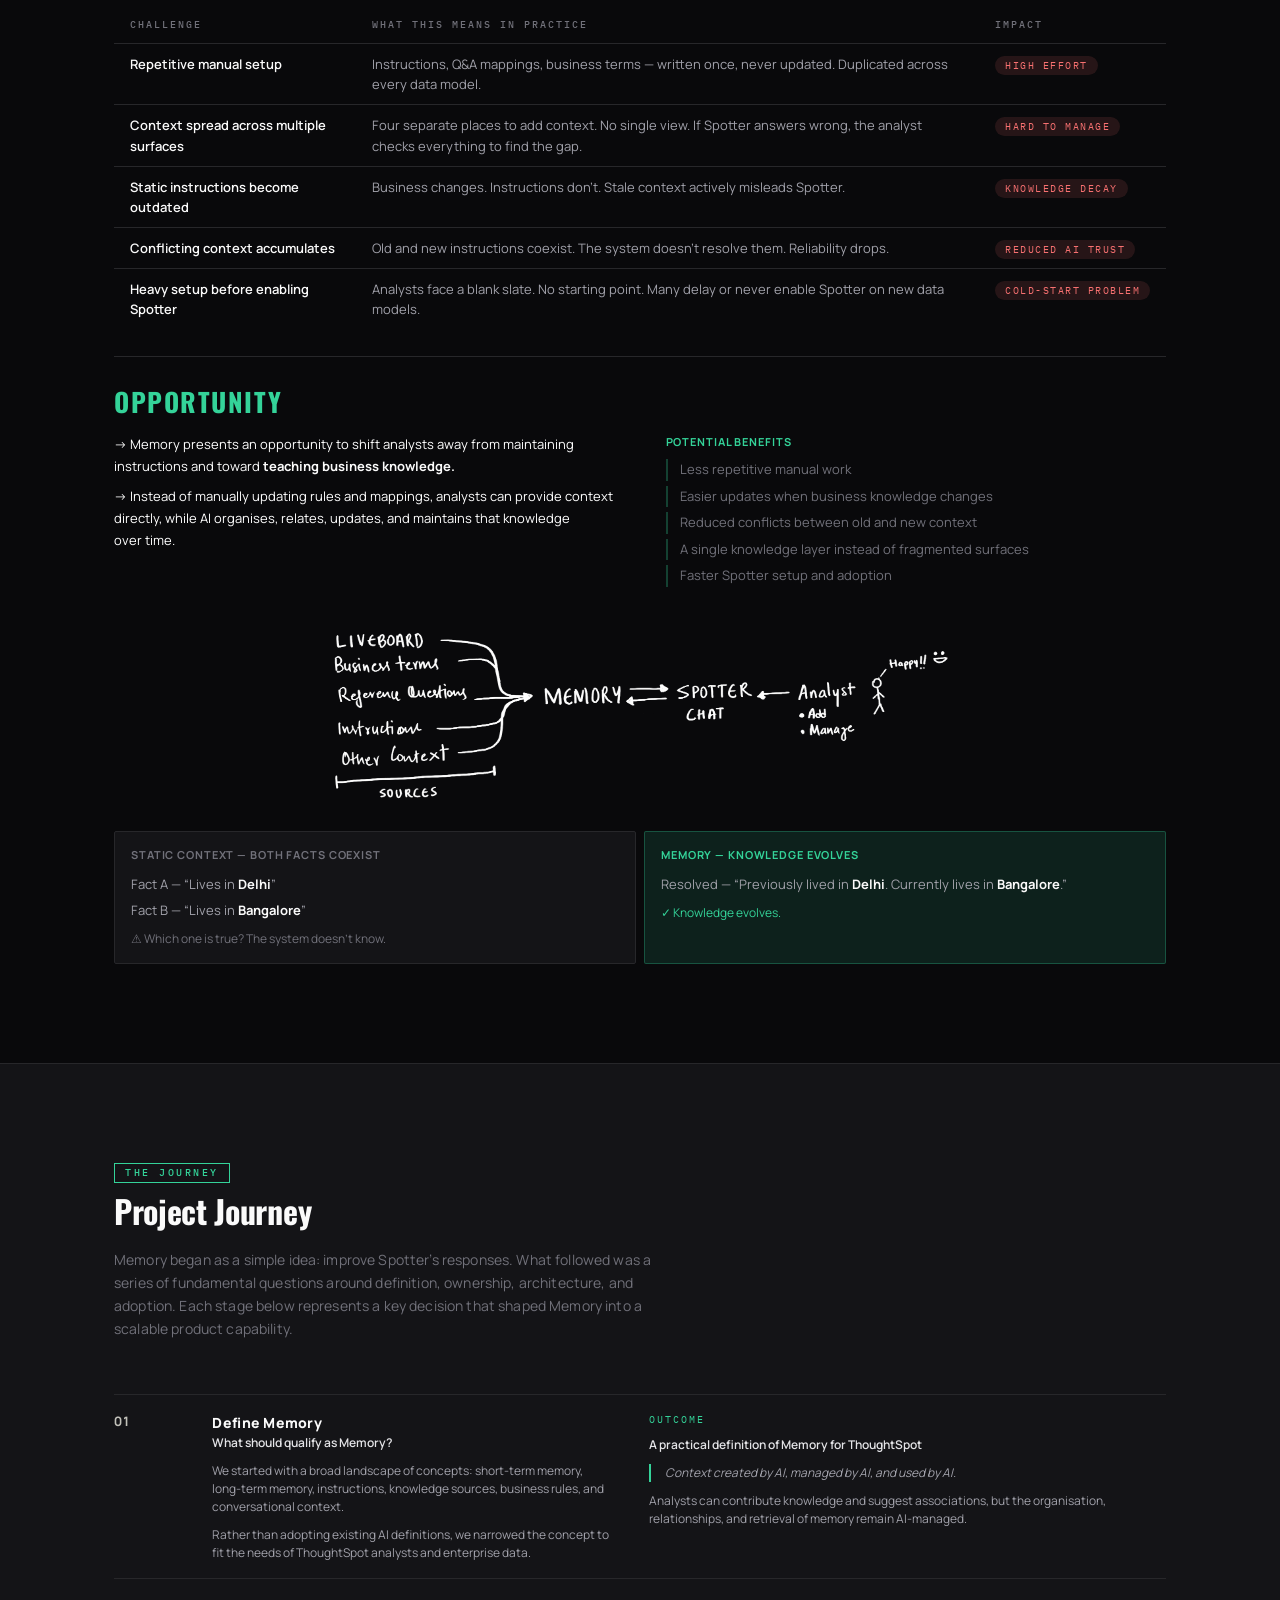
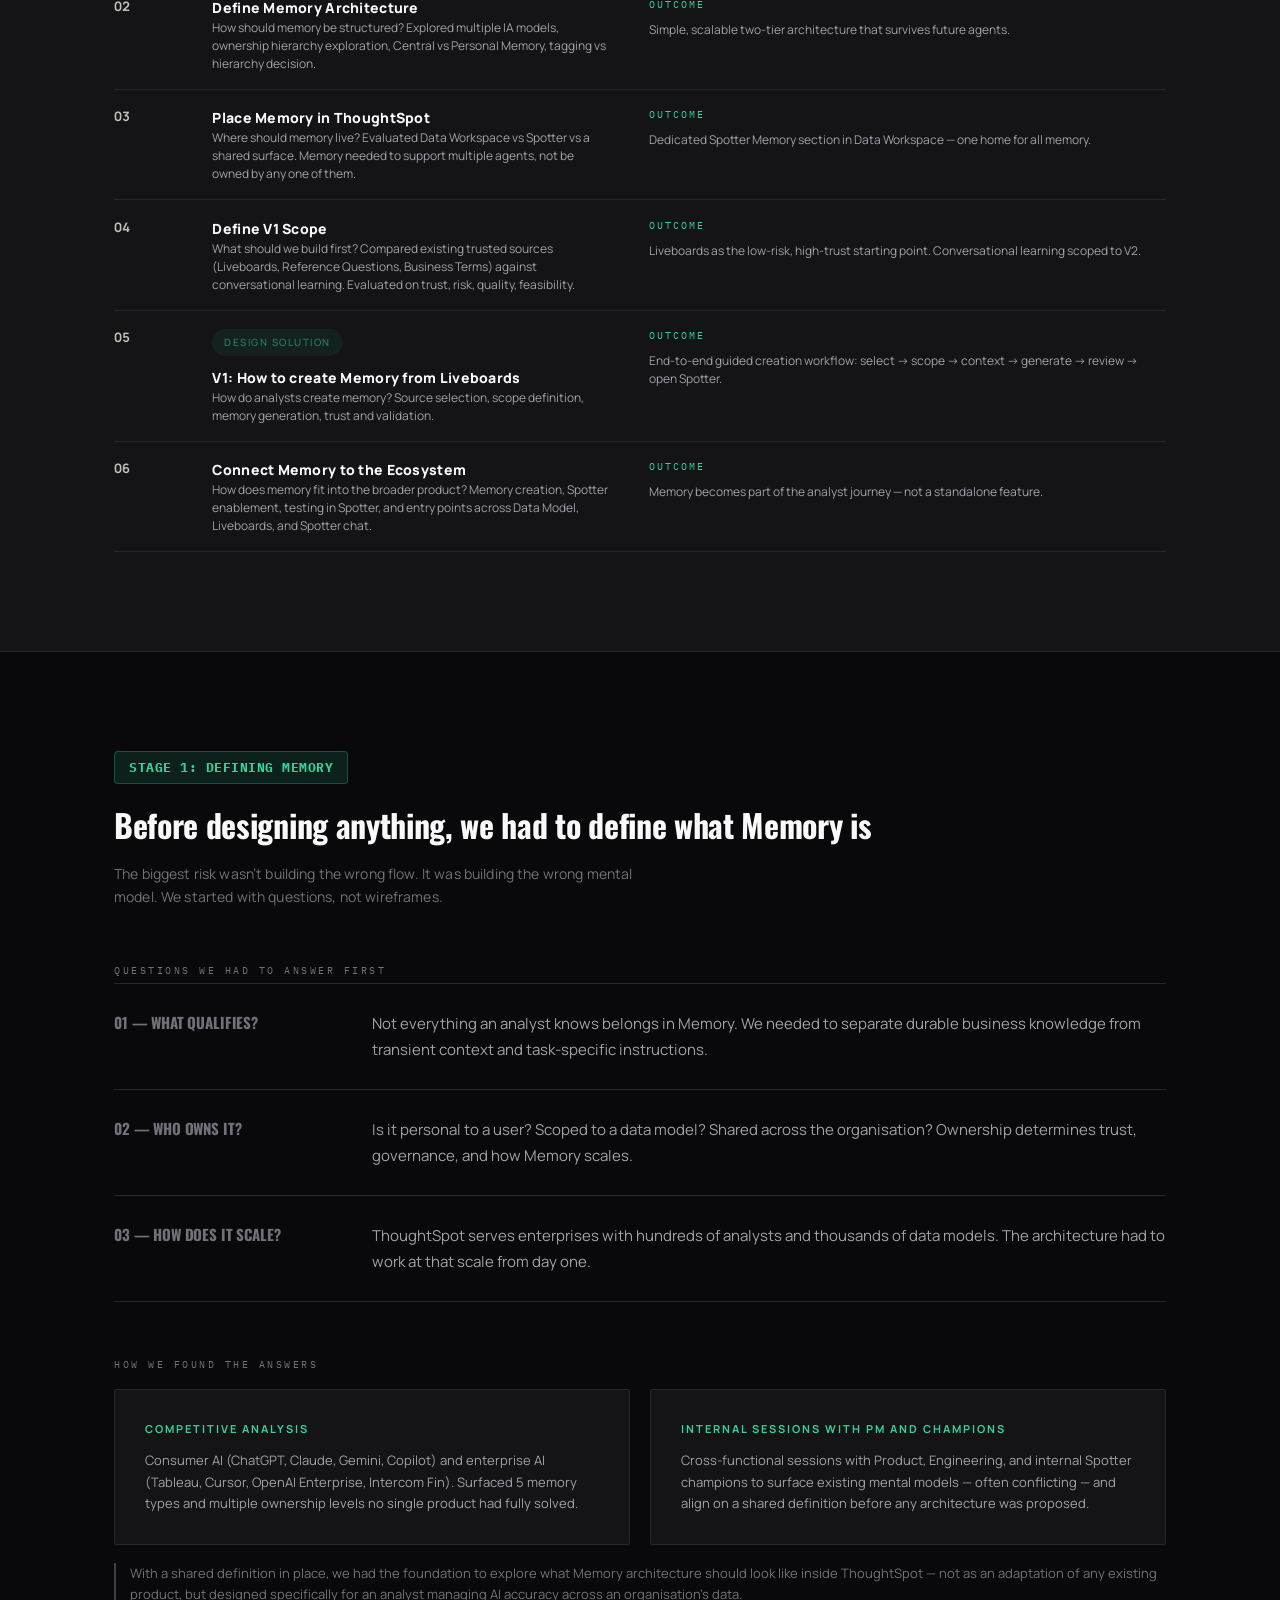
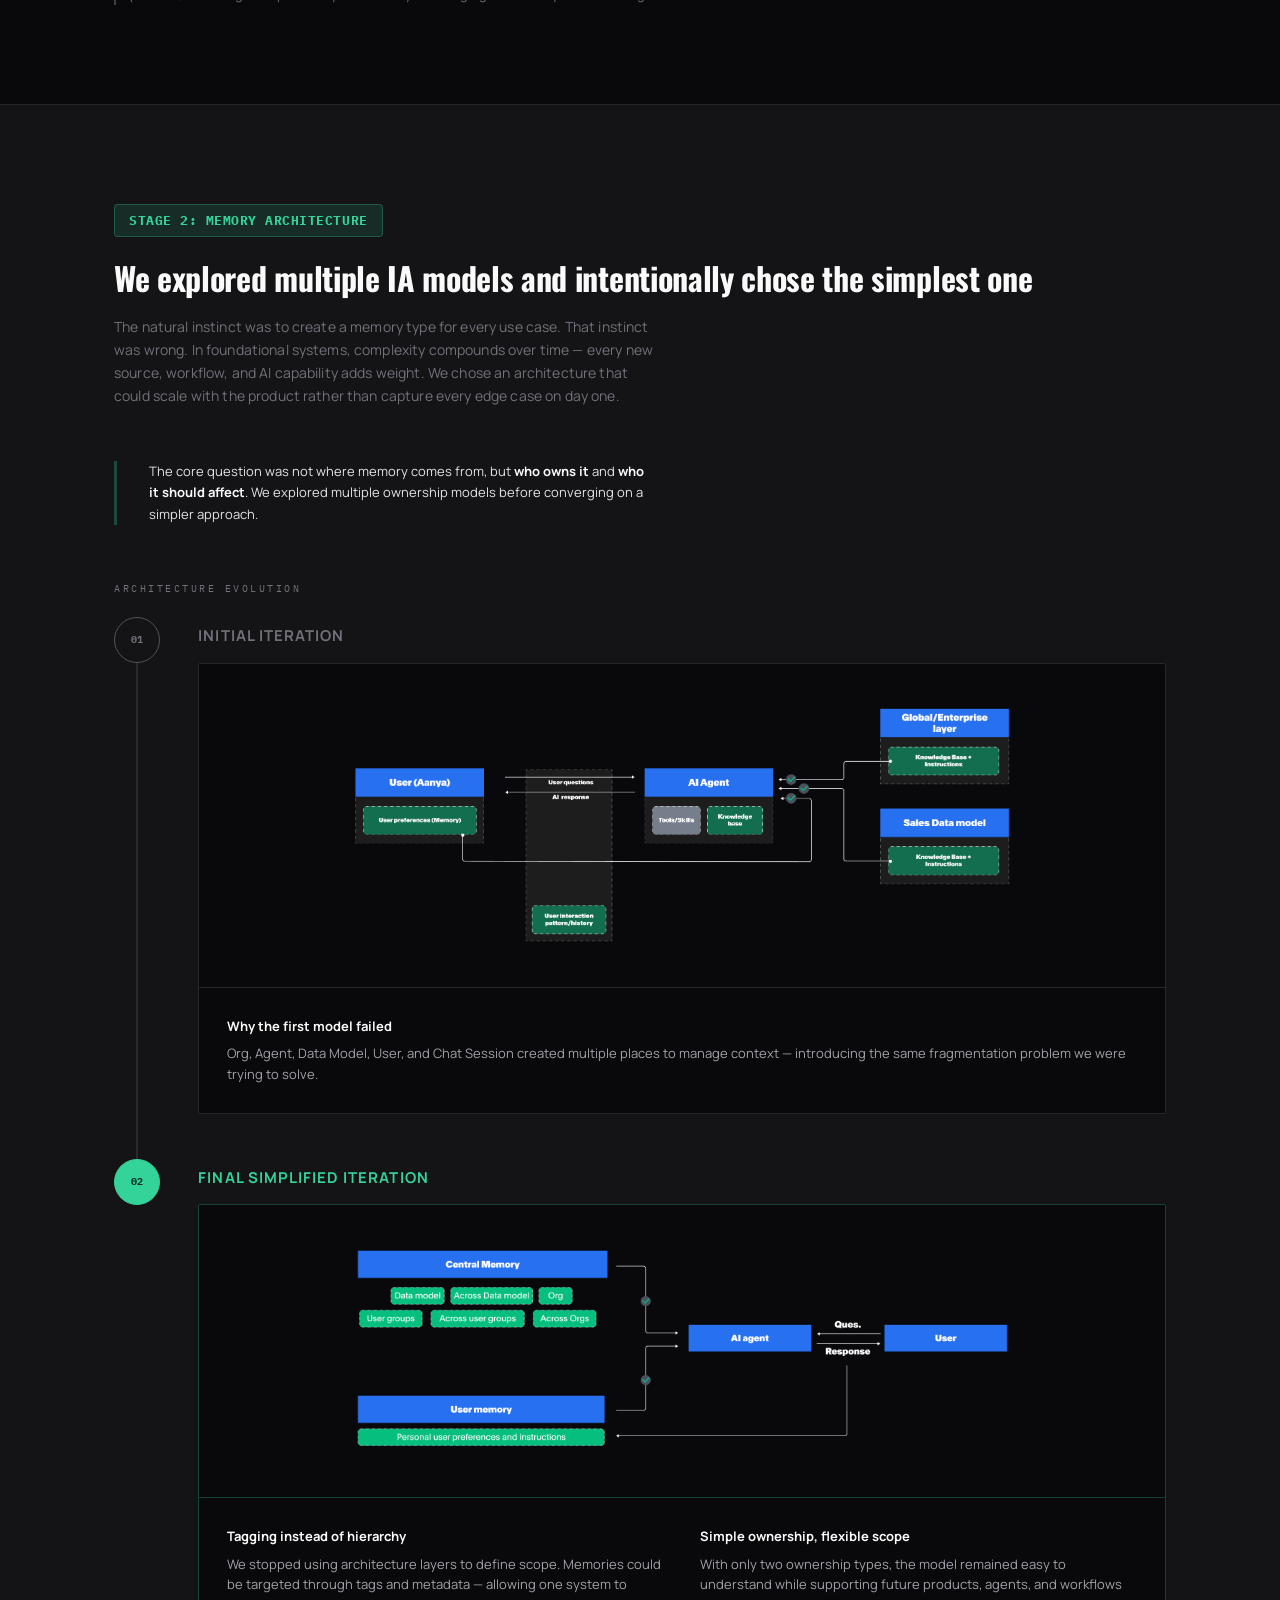
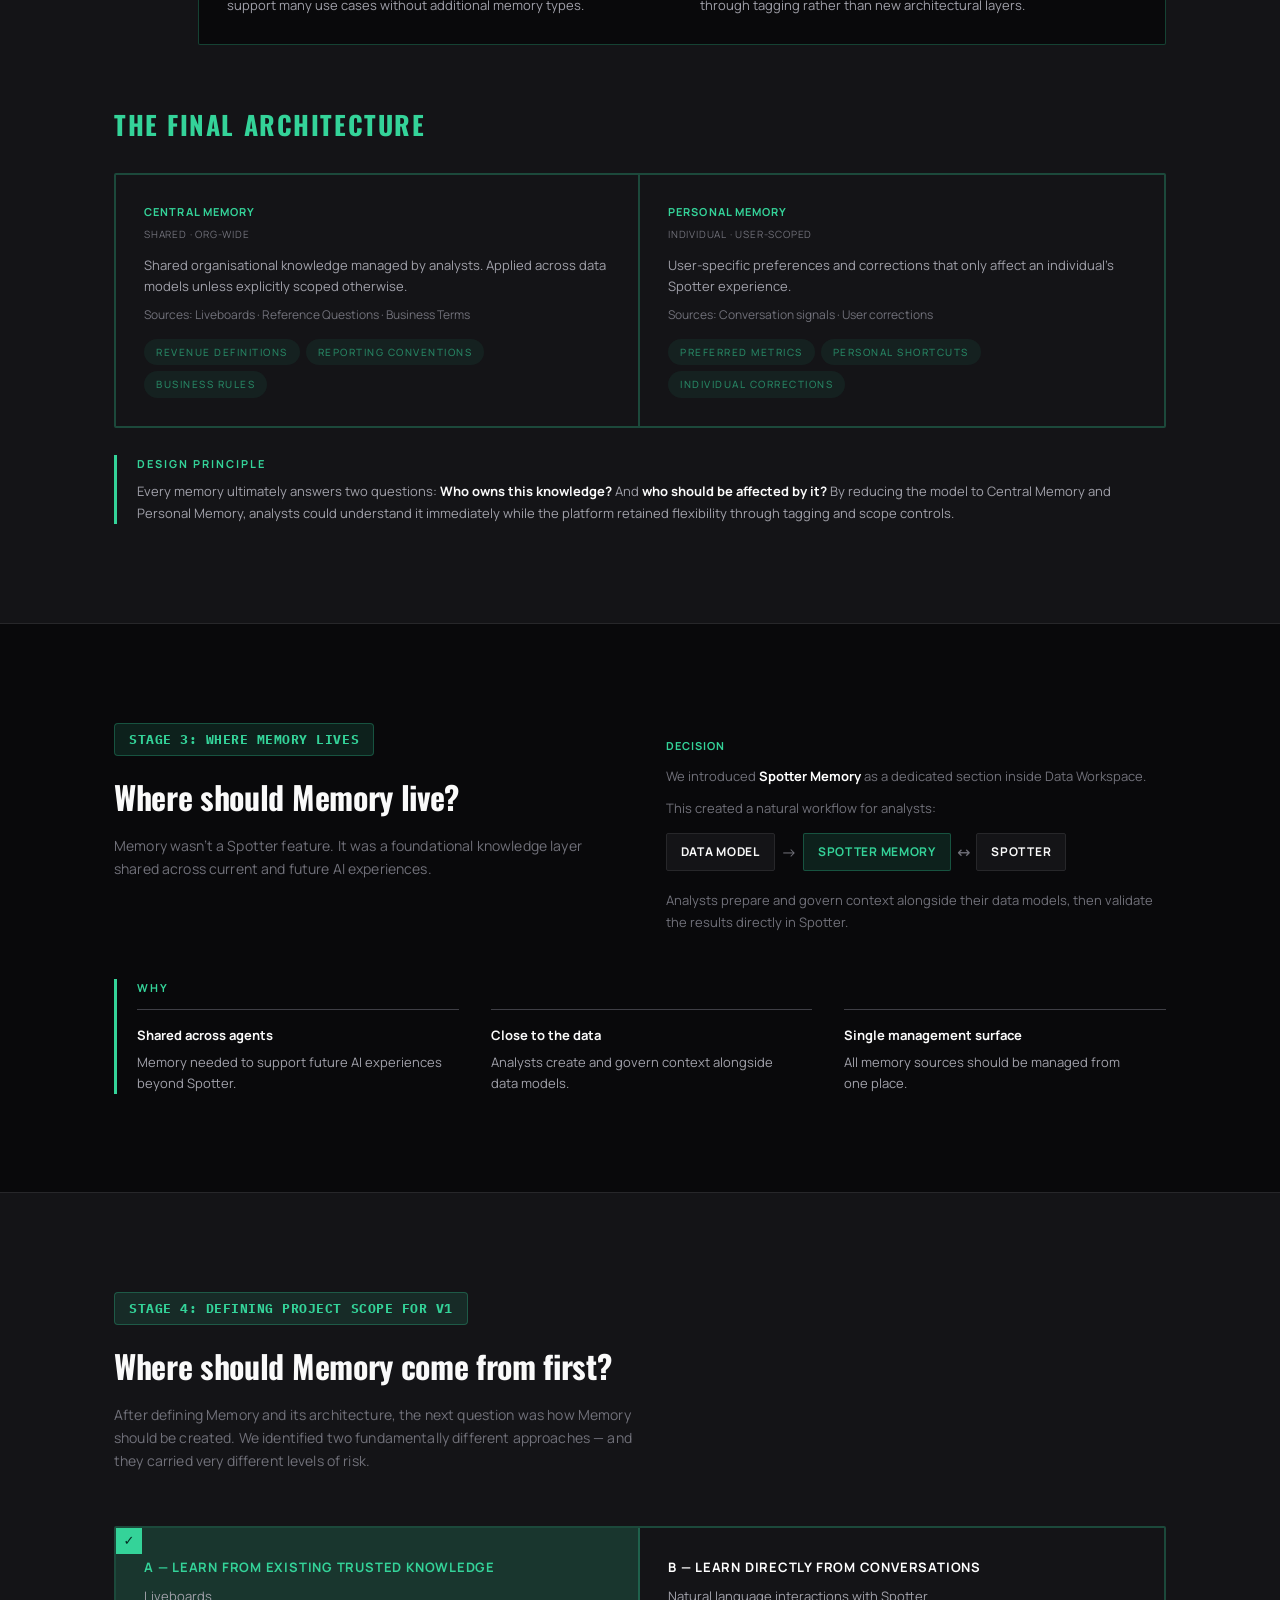
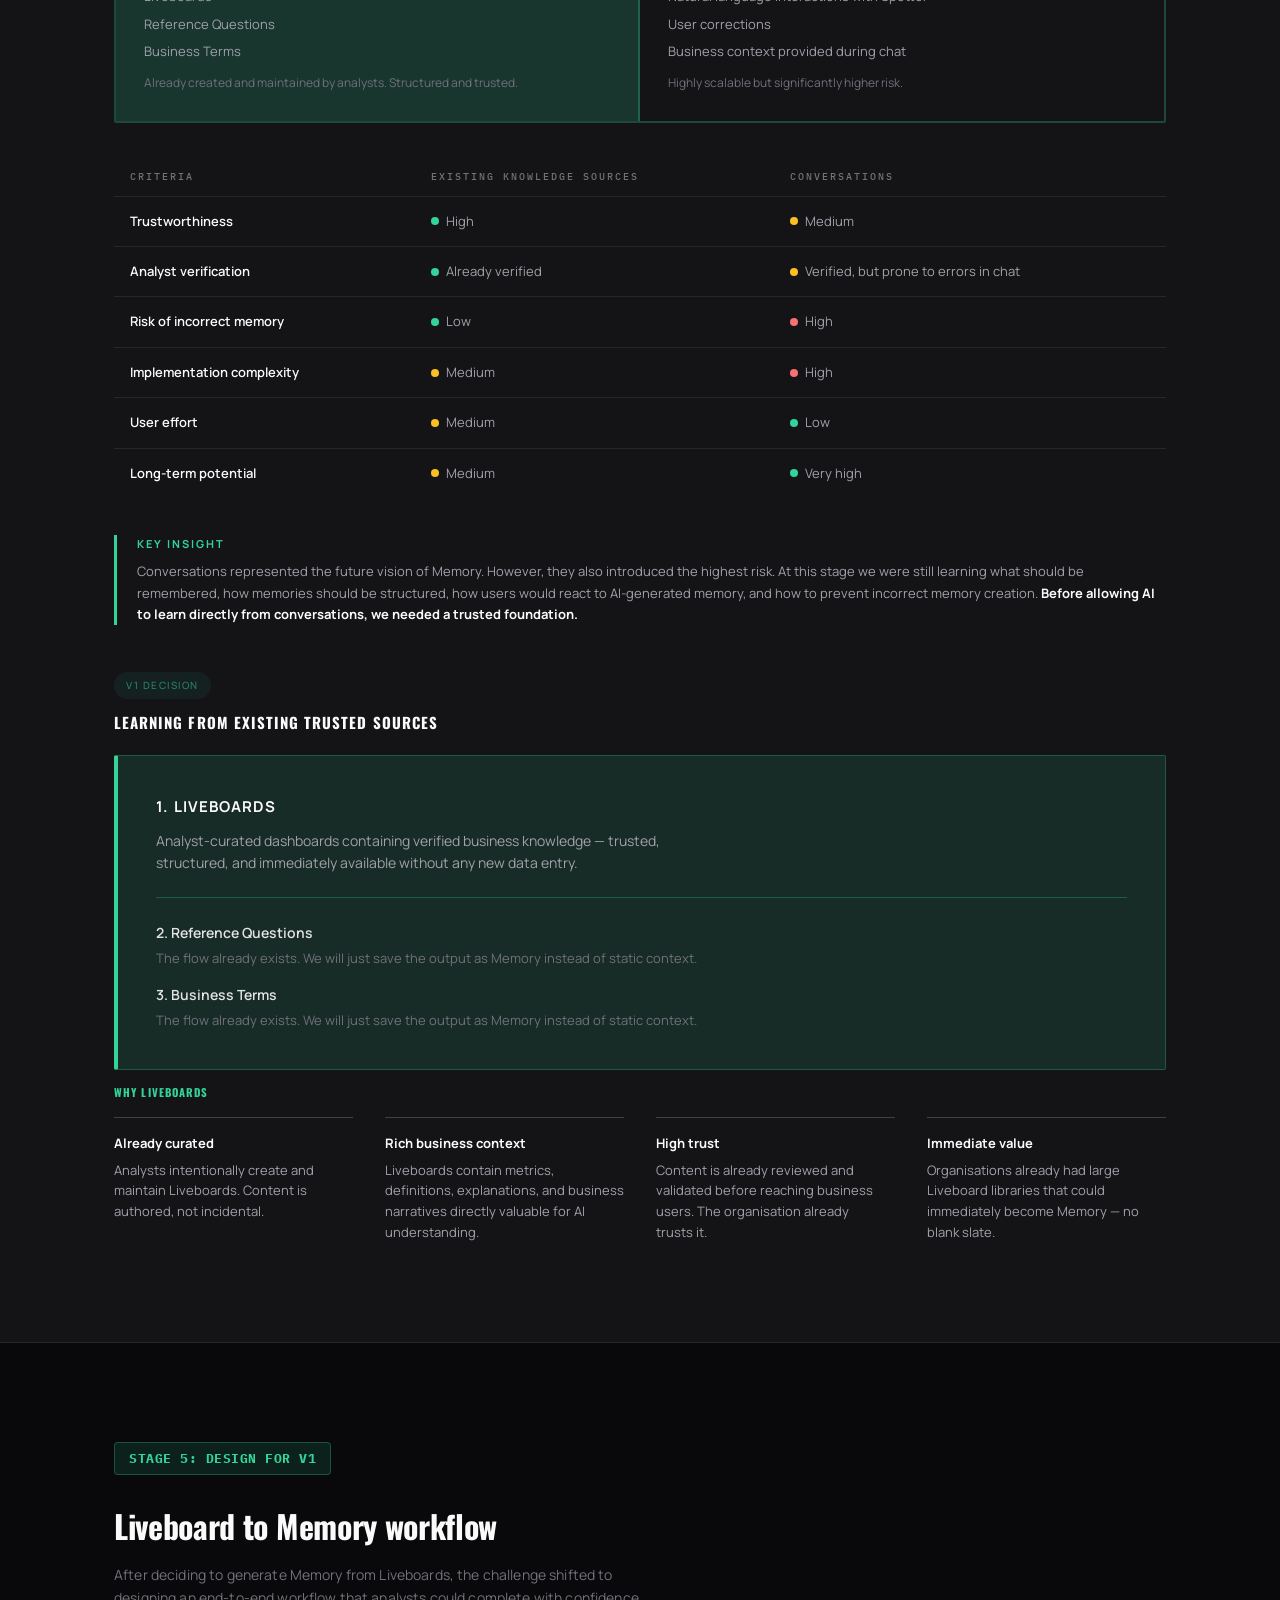
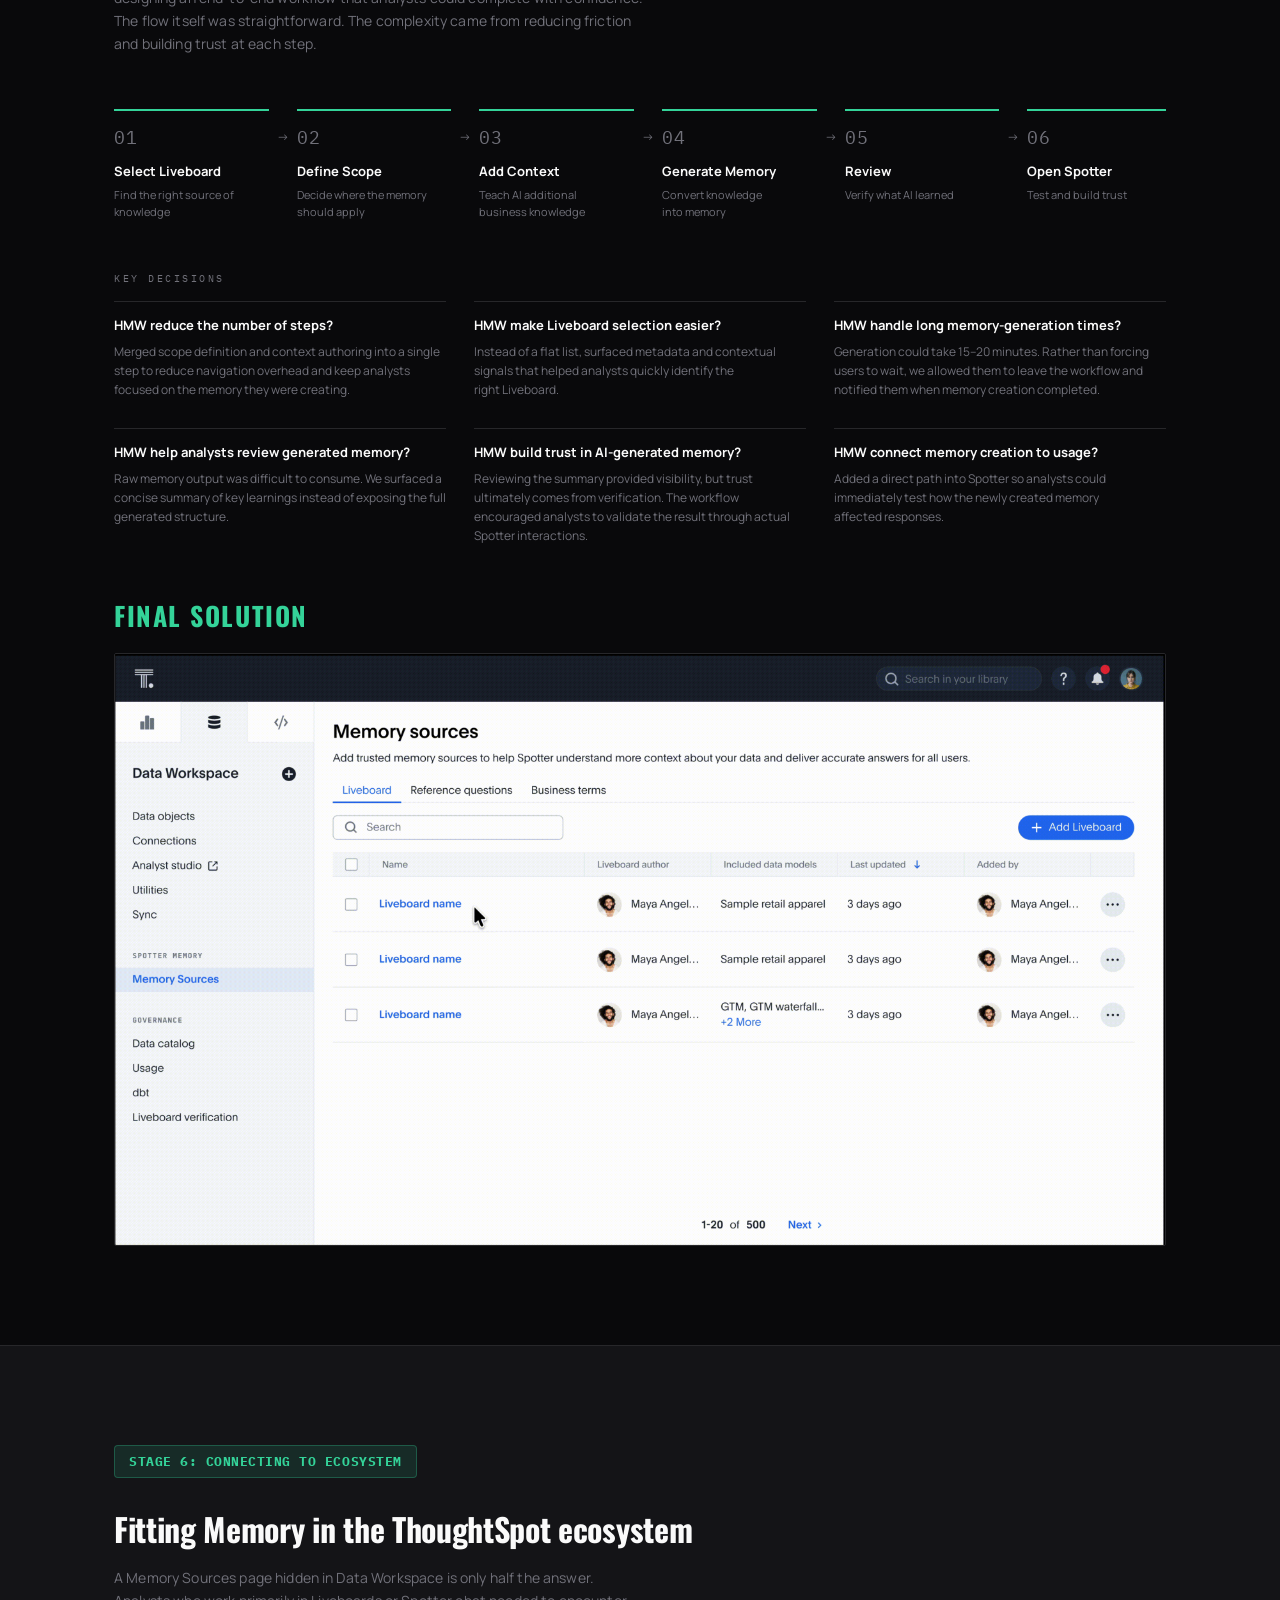
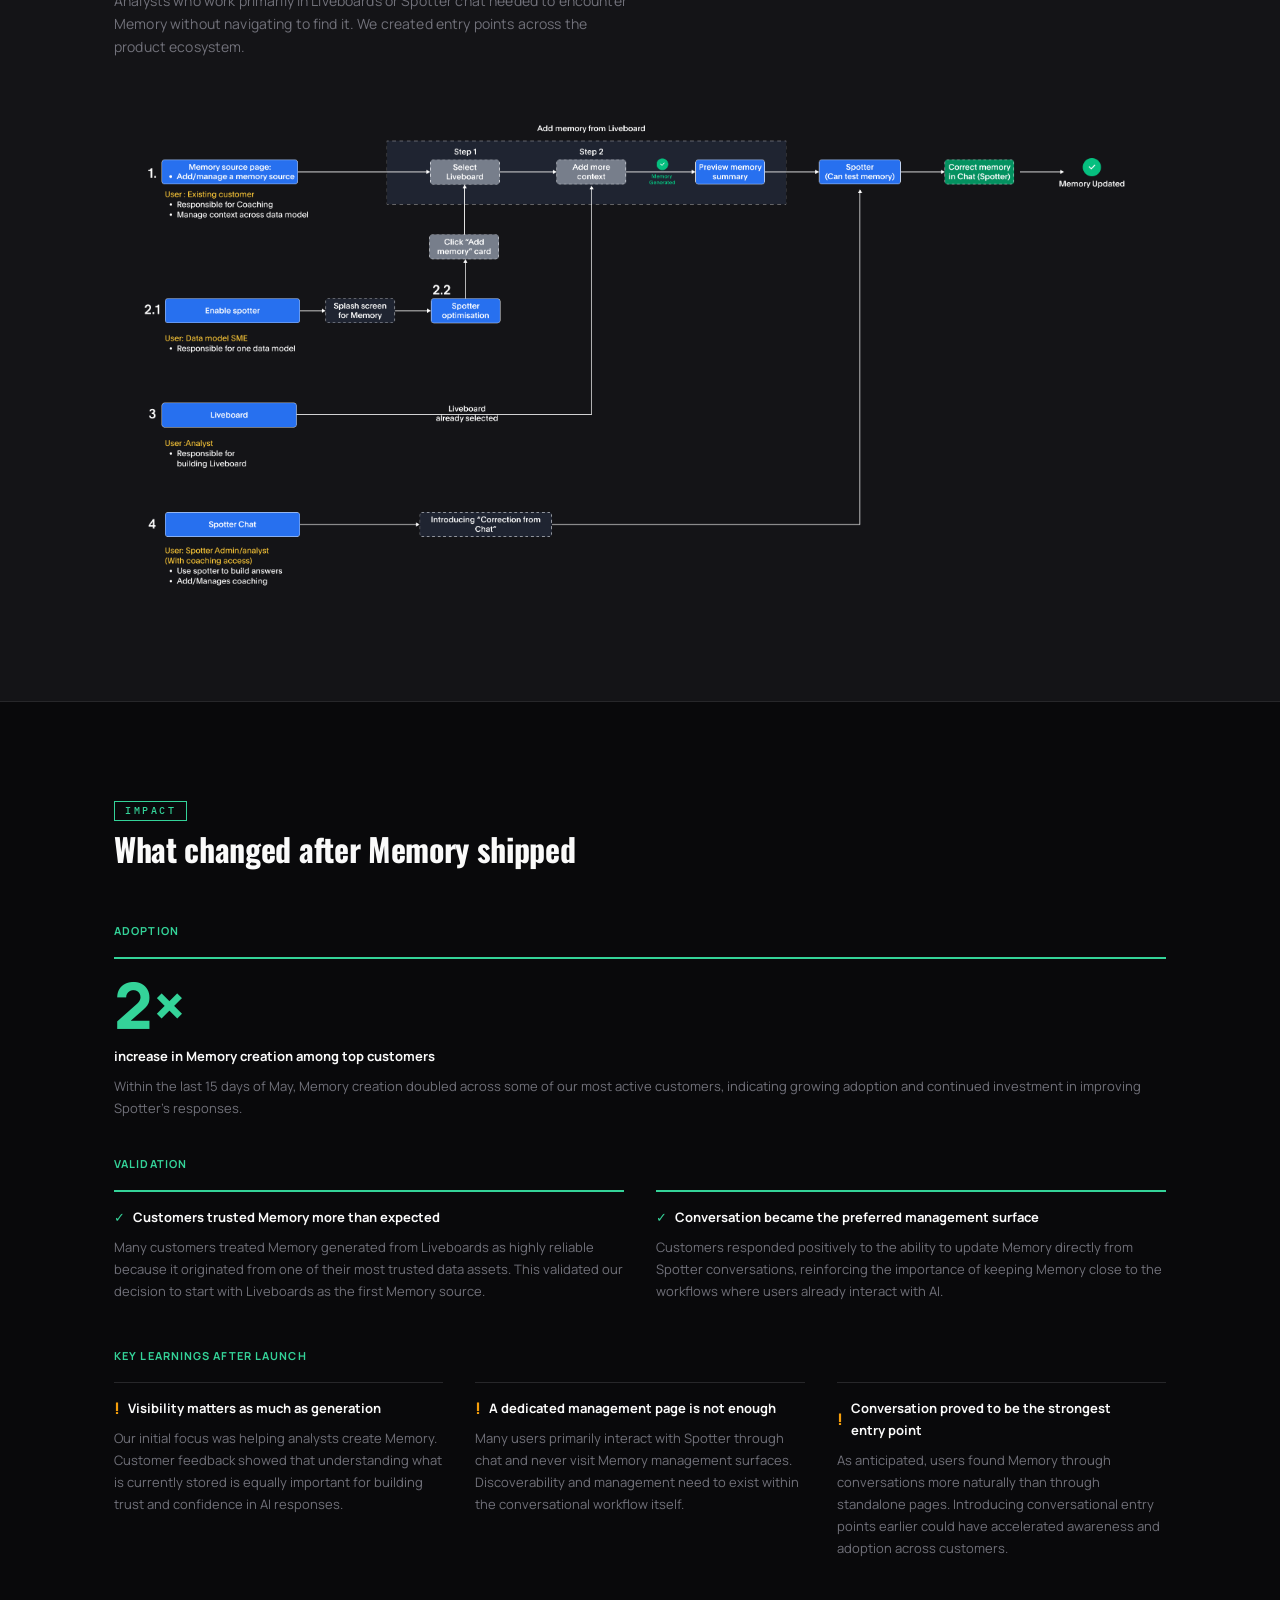
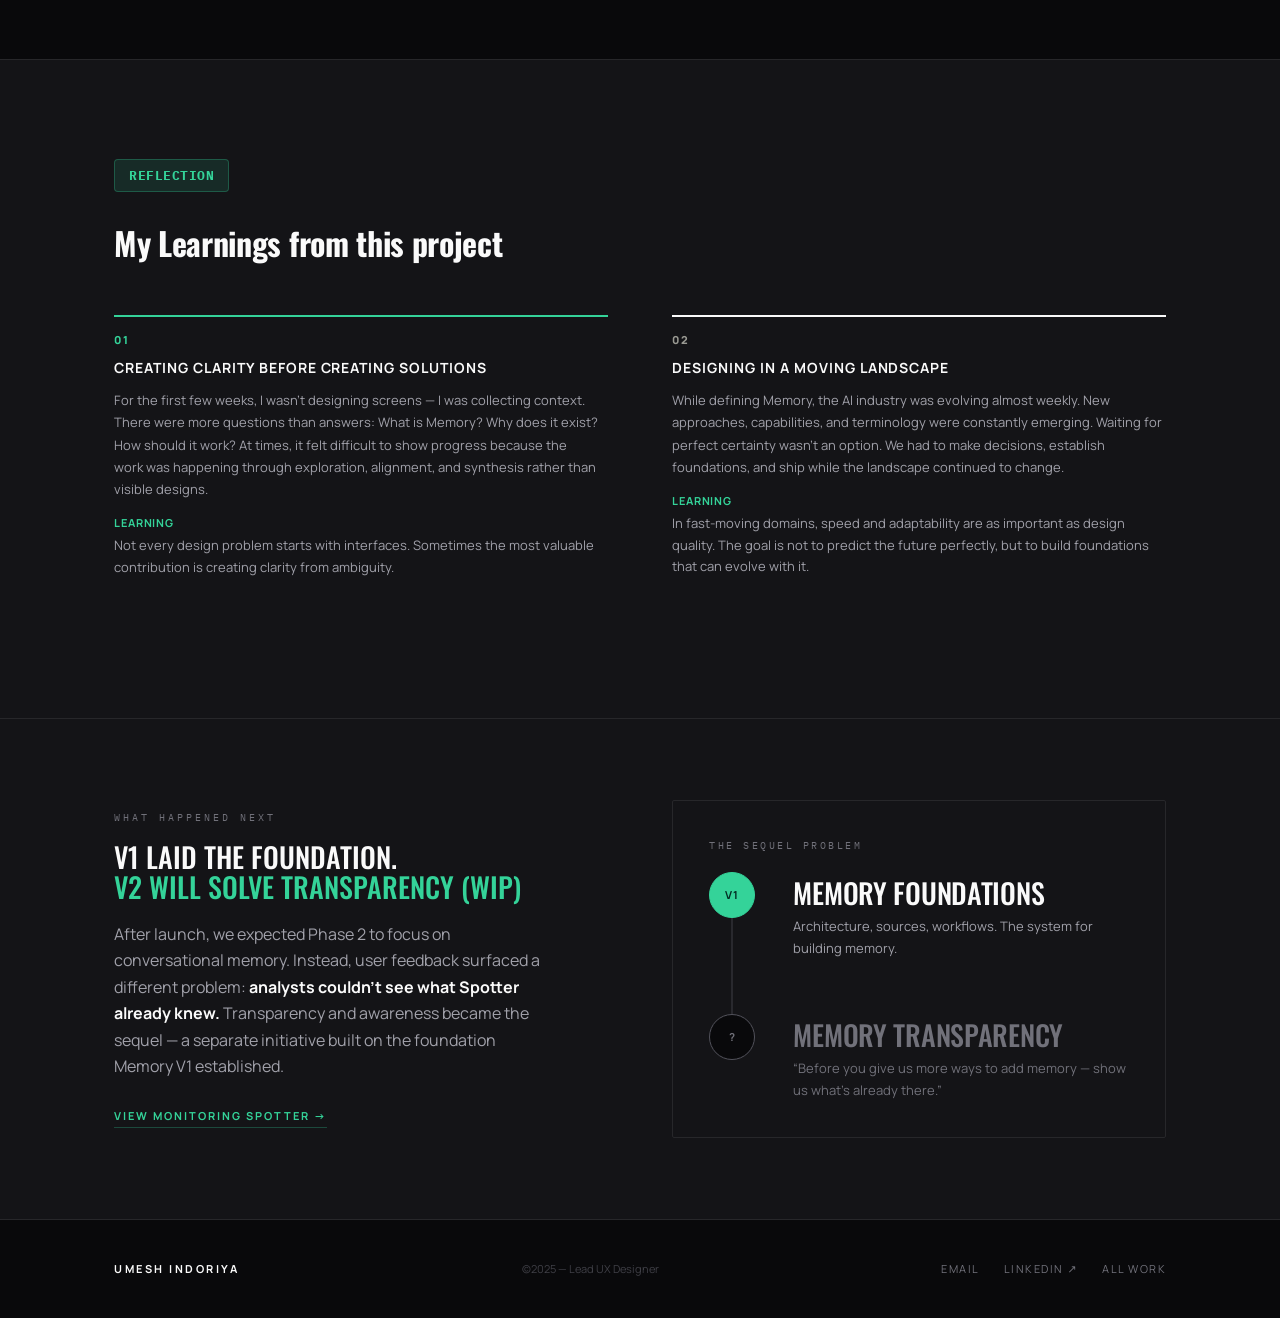
<file: work/memory-spotter.html>
<!DOCTYPE html>
<html lang="en">
<head>
<meta charset="UTF-8">
<meta name="viewport" content="width=device-width, initial-scale=1.0, viewport-fit=cover">
<meta name="theme-color" content="#09090b">
<meta name="description" content="Memory Foundations for Spotter — a case study on building a scalable memory architecture that makes business context dynamic, not static.">
<title>Memory Foundations for Spotter — Umesh Indoriya</title>
<script>document.documentElement.classList.add('js')</script>
<link rel="stylesheet" href="../css/design.css">
<style>
  /* ── Green accent override for Memory ── */
  :root {
    --accent:      #34d399;
    --accent-2:    #059669;
    --accent-soft: rgba(52,211,153,.12);
    --accent-line: rgba(52,211,153,.28);
    --on-accent:   #022c22;
  }

  /* ── Floating dock clearance ── */
  .cs-hero { padding-top: clamp(88px,11vh,132px); padding-bottom: clamp(16px,2vh,24px); }

  /* ══ Monitoring-Spotter component kit — green edition ══ */
  /* ── Monitoring-spotter numbered-column card grid ── */
  .ms-grid { display:grid; gap:1px; background:var(--line); border:1px solid var(--line); }
  .ms-grid--2 { grid-template-columns:repeat(2,1fr); }
  .ms-grid--3 { grid-template-columns:repeat(3,1fr); }
  .ms-grid--4 { grid-template-columns:repeat(4,1fr); }
  .ms-grid--6 { grid-template-columns:repeat(6,1fr); }
  .ms-cell { background:var(--bg); padding:20px 18px; }
  .section--alt .ms-cell { background:var(--paper); }
  .ms-num {
    font-family:var(--font); font-size:13px; font-weight:800; letter-spacing:0;
    color:#fff; background:var(--accent); width:26px; height:26px; border-radius:50%;
    display:inline-flex; align-items:center; justify-content:center;
    margin-bottom:14px; flex-shrink:0;
  }
  .ms-title {
    font-family:var(--font-head); font-size:14px; font-weight:600;
    text-transform:uppercase; letter-spacing:.03em; color:var(--ink); margin:0 0 10px;
  }
  .ms-body { font-size:13px; color:var(--body); line-height:1.6; margin:0; }
  @media(max-width:680px){
    .ms-grid--3,.ms-grid--4,.ms-grid--6 { grid-template-columns:repeat(2,1fr); }
    .ms-grid--6 > .ms-cell:last-child { grid-column:1/-1; }
  }

  /* s-head sizing to match MS */
  .s-head h2 { font-size:clamp(28px,3.4vw,44px); max-width:30ch; line-height:1.08; letter-spacing:-.02em; }
  .s-head__top .s-num { color:var(--accent); }

  /* r2-list — clean numbered rows, no card chrome */
  .r2-list { margin-top:8px; border-top:1px solid var(--line); }
  .r2-list__row { display:grid; grid-template-columns:60px 1fr 1.3fr; gap:clamp(20px,4vw,56px); align-items:start; padding:clamp(22px,3vh,34px) 0; border-bottom:1px solid var(--line); }
  /* compact variant — tighter rows for scan-friendly reading */
  .r2-list--compact .r2-list__row { padding:clamp(12px,1.8vh,18px) 0; gap:clamp(16px,3vw,40px); }
  .r2-list--compact .r2-list__num { font-size:13px; }
  .r2-list--compact .r2-list__title { font-size:clamp(14px,1.5vw,17px); }
  .r2-list--compact .r2-list__desc { font-size:13px; line-height:1.5; }
  .r2-list__row--tight { grid-template-columns:52px 1fr; }
  .r2-list__num { font-size:15px; font-weight:700; color:#c2c1ba; font-variant-numeric:tabular-nums; }
  .r2-list__num--accent { color:var(--accent-2); }
  .r2-list__title { font-size:clamp(17px,1.9vw,22px); font-weight:800; letter-spacing:-.015em; color:var(--ink); }
  .r2-list__desc { font-size:14.5px; line-height:1.62; color:var(--body); margin:0; }

  /* r2-cols — column key-points with top rule, no card box */
  .r2-cols { display:grid; grid-template-columns:repeat(3,1fr); gap:clamp(22px,3vw,44px); margin-top:8px; }
  .r2-cols--2 { grid-template-columns:1fr 1fr; }
  .r2-cols--4 { grid-template-columns:repeat(4,1fr); }
  .r2-cols__item { border-top:2px solid var(--faint); padding-top:16px; }
  .r2-cols__item--accent { border-top-color:var(--accent); }
  .r2-cols__label { display:block; font-size:11px; font-weight:800; letter-spacing:2px; text-transform:uppercase; color:#9a9a93; margin-bottom:10px; }
  .r2-cols__item--accent .r2-cols__label { color:var(--accent); }
  .r2-cols p { margin:0; font-size:14px; line-height:1.6; color:var(--body); }

  /* r2-keys — two-col card-free key points */
  .r2-keys { display:grid; grid-template-columns:1fr 1fr; gap:clamp(28px,5vw,72px); margin:clamp(28px,4.5vh,48px) 0; align-items:start; }
  .r2-keys__col { display:grid; gap:clamp(22px,3vh,34px); align-content:start; }
  .r2-key { border-top:2px solid var(--ink); padding-top:14px; }
  .r2-key--accent { border-top-color:var(--accent); }
  .r2-key__label { display:block; font-size:11px; font-weight:800; letter-spacing:2px; text-transform:uppercase; color:#9a9a93; margin-bottom:10px; }
  .r2-key--accent .r2-key__label { color:var(--accent); }
  .r2-keys p { margin:0; font-size:15px; line-height:1.6; color:var(--body); }

  /* ctx-rows — editorial table layout */
  .ctx-title { font-size:clamp(42px,6vw,80px); font-weight:500; letter-spacing:-.02em; line-height:1; margin:0 0 clamp(24px,4vh,48px); }
  .ctx-row { display:grid; grid-template-columns:220px 1fr; gap:clamp(24px,3vw,48px); padding:clamp(20px,3vh,32px) 0; border-top:1px solid var(--line); }
  .ctx-row:last-of-type { border-bottom:1px solid var(--line); }
  .ctx-row__label { font-family:var(--font-head); font-size:15px; font-weight:700; letter-spacing:-.01em; text-transform:uppercase; color:var(--muted); line-height:1.2; padding-top:2px; }
  .ctx-row__content { font-size:15px; line-height:1.65; color:var(--body); }
  .ctx-row__content p { margin:0; }
  .ctx-indent { margin-top:16px; padding:14px 18px; border-left:2px solid var(--accent); }
  .ctx-indent__label { font-family:var(--font-mono); font-size:10px; font-weight:500; letter-spacing:.15em; text-transform:uppercase; color:var(--accent); margin:0 0 10px; display:block; }

  @media(max-width:680px){
    .ctx-row { grid-template-columns:1fr; gap:10px; }
    .r2-cols,.r2-cols--2,.r2-cols--4 { grid-template-columns:1fr; }
    .r2-keys { grid-template-columns:1fr; gap:28px; }
    .r2-list__row { grid-template-columns:1fr; gap:6px; }
    .r2-list__row--tight { grid-template-columns:52px 1fr; }
  }

  /* ── Core thesis block ── */
  .thesis {
    border-top: 2px solid var(--accent);
    padding-top: clamp(24px,3.5vh,40px);
    margin-top: clamp(40px,6vh,72px);
  }
  .thesis-contrast {
    display: grid;
    grid-template-columns: 1fr auto 1fr;
    gap: clamp(16px,2.5vw,36px);
    align-items: center;
    margin-top: clamp(20px,3vh,32px);
  }
  .thesis-side {
    border: 1px solid var(--line);
    border-radius: var(--radius);
    padding: clamp(20px,2.6vw,30px);
    background: var(--paper);
  }
  .thesis-side--from { opacity: .65; }
  .thesis-side--to   { border-color: var(--accent-line); background: var(--accent-soft); }
  .thesis-arrow { font-size: clamp(20px,2.5vw,32px); color: var(--accent); font-weight: 300; text-align: center; white-space: nowrap; }
  .thesis-label { font-family: var(--font-mono); font-size: 10px; letter-spacing: 2.5px; font-weight: 700; text-transform: uppercase; margin-bottom: 12px; display: block; color: var(--muted); }
  .thesis-side--to .thesis-label { color: var(--accent); }
  .thesis-body { font-size: clamp(16px,1.8vw,20px); font-weight: 700; color: var(--ink); line-height: 1.3; font-family: var(--font-head); text-transform: uppercase; letter-spacing: -.01em; }

  /* ── Stage header ── */
  .stage-label {
    display: inline-flex; align-items: center; gap: 10px;
    font-family: var(--font-mono); font-size: 10px; letter-spacing: 3px;
    text-transform: uppercase; color: var(--muted); margin-bottom: clamp(16px,2.5vh,28px);
  }
  .stage-label .stage-num {
    background: var(--accent-soft); color: var(--accent);
    border: 1px solid var(--accent-line);
    padding: 5px 14px; border-radius: 4px;
    font-weight: 700; font-size: 13px; letter-spacing: .04em;
  }

  /* ── Pain table ── */
  .pain-table { width: 100%; border-collapse: collapse; margin-top: clamp(20px,3vh,32px); }
  .pain-table th { font-family: var(--font-mono); font-size: 10px; letter-spacing: 2px; text-transform: uppercase; color: var(--muted); font-weight: 500; padding: 10px 16px; text-align: left; border-bottom: 1px solid var(--line); }
  .pain-table td { padding: 10px 16px; border-bottom: 1px solid var(--line); font-size: 13px; color: var(--body); vertical-align: top; line-height: 1.55; }
  .pain-table tr:last-child td { border-bottom: none; }
  .pain-table td:first-child { color: var(--ink); font-weight: 600; font-size: 13px; }
  .pain-impact { font-family: var(--font-mono); font-size: 10px; letter-spacing: 1.5px; text-transform: uppercase; padding: 3px 10px; border-radius: 20px; white-space: nowrap; }
  .pain-impact--high   { background: var(--red-soft); color: var(--red); }
  .pain-impact--medium { background: var(--amber-soft); color: var(--amber); }

  /* ── Static vs Memory example ── */
  .knowledge-example {
    display: grid;
    grid-template-columns: 1fr 1fr;
    gap: clamp(16px,2.5vw,32px);
    margin-top: clamp(24px,3.5vh,40px);
  }
  .ke-block { border: 1px solid var(--line); border-radius: var(--radius); overflow: hidden; }
  .ke-block--memory { border-color: var(--accent-line); }
  .ke-head { padding: 12px 20px; background: var(--paper); border-bottom: 1px solid var(--line); }
  .ke-block--memory .ke-head { background: var(--accent-soft); border-bottom-color: var(--accent-line); }
  .ke-head-label { font-family: var(--font-mono); font-size: 10px; letter-spacing: 2px; text-transform: uppercase; color: var(--muted); }
  .ke-block--memory .ke-head-label { color: var(--accent); }
  .ke-body { padding: clamp(16px,2.2vw,24px); display: flex; flex-direction: column; gap: 10px; }
  .ke-fact { background: var(--bg); border: 1px solid var(--line); border-radius: 3px; padding: 12px 16px; font-size: var(--text-sm); }
  .ke-fact--conflict { border-color: rgba(248,113,113,.3); }
  .ke-fact--resolved { border-color: var(--accent-line); background: var(--accent-soft); }
  .ke-fact-year { font-family: var(--font-mono); font-size: 10px; color: var(--muted); letter-spacing: 1.5px; margin-bottom: 4px; display: block; }
  .ke-fact-text { color: var(--body); line-height: 1.5; }
  .ke-fact-text strong { color: var(--ink); }
  .ke-note { font-size: var(--text-xs); color: var(--red); margin-top: 8px; font-family: var(--font-mono); letter-spacing: 1px; }
  .ke-block--memory .ke-note { color: var(--accent); }

  /* ── Architecture model ── */
  .arch-model {
    display: grid;
    grid-template-columns: 1fr 1fr;
    gap: clamp(14px,2vw,24px);
    margin-top: clamp(24px,3.5vh,40px);
  }
  .arch-tier { border: 1px solid var(--line); border-radius: var(--radius); overflow: hidden; }
  .arch-tier--central { border-color: var(--accent-line); }
  .arch-tier-head { padding: 16px 20px; background: var(--paper); border-bottom: 1px solid var(--line); display: flex; align-items: center; gap: 12px; }
  .arch-tier--central .arch-tier-head { background: var(--accent-soft); border-bottom-color: var(--accent-line); }
  .arch-tier-icon { width: 36px; height: 36px; border-radius: 50%; border: 1px solid var(--line); display: flex; align-items: center; justify-content: center; font-size: 14px; flex-shrink: 0; }
  .arch-tier--central .arch-tier-icon { background: var(--accent); border-color: var(--accent); color: var(--on-accent); }
  .arch-tier-name { font-family: var(--font-head); font-size: 18px; font-weight: 500; text-transform: uppercase; letter-spacing: -.01em; color: var(--ink); }
  .arch-tier-body { padding: clamp(16px,2.2vw,24px); }
  .arch-tier-body p { font-size: var(--text-sm); color: var(--body); margin: 0 0 10px; }
  .arch-tier-body p:last-child { margin-bottom: 0; }
  .arch-examples { display: flex; flex-wrap: wrap; gap: 6px; margin-top: 14px; }

  /* ── User journey (bridge) ── */
  .bridge { display: flex; align-items: center; justify-content: center; gap: 0; margin-top: clamp(24px,3.5vh,40px); }
  .bridge-node { text-align: center; padding: clamp(16px,2.2vw,24px) clamp(20px,3vw,36px); background: var(--paper); border: 1px solid var(--line); border-radius: var(--radius); min-width: 140px; }
  .bridge-node--active { border-color: var(--accent-line); background: var(--accent-soft); }
  .bridge-node-label { font-family: var(--font-mono); font-size: 10px; letter-spacing: 2px; text-transform: uppercase; color: var(--muted); margin-bottom: 8px; display: block; }
  .bridge-node--active .bridge-node-label { color: var(--accent); }
  .bridge-node-title { font-family: var(--font-head); font-size: 17px; font-weight: 500; text-transform: uppercase; color: var(--ink); }
  .bridge-arrow { font-size: 24px; color: var(--faint); padding: 0 8px; flex-shrink: 0; }

  /* ── Source eval matrix ── */
  .source-matrix { width: 100%; border-collapse: collapse; margin-top: clamp(20px,3vh,32px); }
  .source-matrix th { font-family: var(--font-mono); font-size: 10px; letter-spacing: 2px; text-transform: uppercase; color: var(--muted); font-weight: 500; padding: 10px 16px; text-align: left; border-bottom: 1px solid var(--line); }
  .source-matrix td { padding: 14px 16px; border-bottom: 1px solid var(--line); font-size: var(--text-sm); vertical-align: middle; }
  .source-matrix tr:last-child td { border-bottom: none; }
  .source-matrix tr.chosen { background: var(--accent-soft); }
  .source-matrix tr.chosen td { border-bottom-color: var(--accent-line); }
  .source-matrix tr.chosen td:first-child { color: var(--accent); font-weight: 700; }
  .sm-name { font-weight: 600; color: var(--ink); }
  .sm-score { display: inline-block; width: 8px; height: 8px; border-radius: 50%; }
  .sm-score--high   { background: var(--green); }
  .sm-score--medium { background: var(--amber); }
  .sm-score--low    { background: var(--red); }
  .sm-score-wrap    { display: flex; align-items: center; gap: 7px; }
  .sm-chosen-badge  { font-family: var(--font-mono); font-size: 9px; letter-spacing: 1.5px; text-transform: uppercase; background: var(--accent); color: var(--on-accent); padding: 3px 8px; border-radius: 3px; }

  /* ── Decision card ── */
  .decision-card { border: 1.5px solid var(--accent-line); border-left: 4px solid var(--accent); background: var(--accent-soft); border-radius: var(--radius); padding: clamp(24px,3vw,40px); }
  .decision-label { font-family: var(--font-mono); font-size: 10px; letter-spacing: 3px; text-transform: uppercase; color: var(--accent); margin-bottom: 18px; display: block; }
  .decision-headline { font-family: var(--font-head); font-size: clamp(22px,2.6vw,34px); font-weight: 500; text-transform: uppercase; color: var(--ink); line-height: 1.1; margin-bottom: 20px; letter-spacing: -.01em; }
  .decision-rationale { display: grid; grid-template-columns: 1fr 1fr; gap: clamp(12px,2vw,20px); margin-top: 20px; }
  .dr-item { border-top: 1px solid var(--accent-line); padding-top: 14px; }
  .dr-label { font-family: var(--font-mono); font-size: 10px; letter-spacing: 2px; text-transform: uppercase; color: var(--accent); margin-bottom: 8px; display: block; }
  .dr-text { font-size: var(--text-sm); color: var(--body); line-height: 1.6; }
  .compare-choice { position: relative; }
  .compare-badge {
    position: absolute;
    top: 0;
    left: 0;
    background: var(--accent);
    color: var(--on-accent);
    width: 26px;
    height: 26px;
    display: flex;
    align-items: center;
    justify-content: center;
    font-size: 13px;
    font-weight: 700;
  }

  /* ── Workflow steps ── */
  .workflow { display: grid; grid-template-columns: repeat(6,1fr); gap: 0; border: 1px solid var(--line); border-radius: var(--radius); overflow: hidden; margin-top: clamp(24px,3.5vh,40px); }
  .wf-step { padding: clamp(14px,2vw,24px) clamp(12px,1.5vw,18px); border-right: 1px solid var(--line); position: relative; }
  .wf-step:last-child { border-right: none; }
  .wf-step--active { background: var(--accent-soft); }
  .wf-num { font-family: var(--font-mono); font-size: 11px; letter-spacing: 1.5px; color: var(--muted); margin-bottom: 10px; display: block; }
  .wf-step--active .wf-num { color: var(--accent); }
  .wf-title { font-family: var(--font-head); font-size: clamp(12px,1.3vw,16px); font-weight: 500; text-transform: uppercase; color: var(--ink); line-height: 1.2; margin-bottom: 8px; }
  .wf-note { font-size: 12px; color: var(--muted); line-height: 1.5; }

  /* ── Entry points ── */
  .entry-grid { display: grid; grid-template-columns: repeat(4,1fr); gap: clamp(10px,1.5vw,18px); margin-top: clamp(24px,3.5vh,40px); }
  .entry-card { border: 1px solid var(--line); border-radius: var(--radius); padding: clamp(16px,2.2vw,24px); background: var(--paper); }
  .entry-icon { width: 40px; height: 40px; border-radius: 8px; border: 1px solid var(--line); display: flex; align-items: center; justify-content: center; font-size: 16px; margin-bottom: 14px; }
  .entry-name { font-family: var(--font-head); font-size: 16px; font-weight: 500; text-transform: uppercase; color: var(--ink); margin-bottom: 8px; }
  .entry-note { font-size: 12px; color: var(--muted); line-height: 1.55; }

  /* ── Impact ── */
  .impact-grid { display: grid; grid-template-columns: 1fr 1fr 1fr; gap: clamp(14px,2vw,24px); margin-top: clamp(28px,4vh,44px); }
  .impact-card { border-radius: var(--radius); padding: clamp(22px,2.8vw,32px); }
  .impact-card--qual   { background: var(--paper); border: 1px solid var(--line); }
  .impact-card--quant  { background: var(--accent-soft); border: 1px solid var(--accent-line); }
  .impact-card--strat  { background: var(--paper); border: 1px solid var(--line); }
  .impact-type { font-family: var(--font-mono); font-size: 10px; letter-spacing: 2.5px; text-transform: uppercase; color: var(--muted); margin-bottom: 14px; display: block; }
  .impact-card--quant .impact-type { color: var(--accent); }
  .impact-metric { font-family: var(--font-head); font-size: clamp(28px,3.8vw,52px); font-weight: 500; color: var(--ink); line-height: .95; margin-bottom: 14px; }
  .impact-card--quant .impact-metric { color: var(--accent); }
  .impact-desc { font-size: var(--text-sm); color: var(--body); line-height: 1.6; }

  /* ── Learnings ── */
  .learnings-grid { display: grid; grid-template-columns: 1fr 1fr; gap: clamp(16px,2.5vw,32px); margin-top: clamp(28px,4vh,44px); }
  .learning { border-top: 2px solid var(--faint); padding-top: 20px; }
  .learning--accent { border-top-color: var(--accent); }
  .learning-num { font-family: var(--font-mono); font-size: 11px; letter-spacing: 2px; color: var(--muted); margin-bottom: 12px; display: block; }
  .learning--accent .learning-num { color: var(--accent); }
  .learning-title { font-family: var(--font-head); font-size: clamp(18px,2vw,26px); font-weight: 500; text-transform: uppercase; color: var(--ink); line-height: 1.1; margin-bottom: 12px; }

  /* ── Next band ── */
  .next-band { padding: clamp(56px,9vh,104px) 0; background: var(--paper); border-top: 1px solid var(--line); }
  .next-inner { max-width: var(--max-w); margin: 0 auto; padding: 0 var(--pad-x); display: grid; grid-template-columns: 1fr 1fr; gap: var(--col-gap); align-items: center; }
  .next-tag { font-family: var(--font-mono); font-size: 10px; letter-spacing: 3px; text-transform: uppercase; color: var(--muted); margin-bottom: 16px; display: block; }
  .next-title { font-family: var(--font-head); font-size: clamp(28px,3.6vw,48px); font-weight: 500; text-transform: uppercase; color: var(--ink); line-height: 1.05; }
  .next-title em { color: var(--accent); font-style: normal; }
  .next-cta { display: inline-flex; align-items: center; gap: 10px; margin-top: 28px; font-size: var(--text-xs); font-weight: 700; letter-spacing: 2px; text-transform: uppercase; color: var(--accent); border-bottom: 1px solid var(--accent-line); padding-bottom: 2px; }

  @media(max-width:860px){
    .thesis-contrast { grid-template-columns:1fr; }
    .thesis-arrow { transform:rotate(90deg); }
    .knowledge-example,.arch-model,.decision-rationale { grid-template-columns:1fr; }
    .workflow { grid-template-columns:1fr 1fr 1fr; }
    .wf-step:nth-child(3) { border-right:none; }
    .wf-step:nth-child(4) { border-top:1px solid var(--line); }
    .entry-grid { grid-template-columns:1fr 1fr; }
    .impact-grid,.learnings-grid { grid-template-columns:1fr; }
    .next-inner { grid-template-columns:1fr; }
  }
  @media(max-width:620px){
    .workflow { grid-template-columns:1fr 1fr; }
    .entry-grid { grid-template-columns:1fr 1fr; }
    .bridge { flex-direction:column; }
    .bridge-arrow { transform:rotate(90deg); padding:4px 0; }
    .compare-choice { padding-top: 44px; }
    .compare-badge { top: 12px; left: 12px; }
  }

  /* Mobile: wrap workflow flex row */
  @media(max-width:760px){
    [style*="display:flex"][style*="align-items:flex-start"][style*="gap:0"] {
      flex-wrap: wrap;
    }
    [style*="display:flex"][style*="align-items:flex-start"][style*="gap:0"] > [style*="flex:1"] {
      flex: 1 1 140px;
    }
    [style*="display:flex"][style*="align-items:flex-start"][style*="gap:0"] > [style*="flex-shrink:0"] {
      display: none;
    }
  }

  /* Mobile: stack all inline two-column grids */
  @media(max-width:760px){
    [style*="grid-template-columns:1fr 1fr"],
    [style*="grid-template-columns: 1fr 1fr"] {
      grid-template-columns: 1fr !important;
    }
    [style*="grid-template-columns:repeat(2,1fr)"],
    [style*="grid-template-columns: repeat(2, 1fr)"] {
      grid-template-columns: 1fr !important;
    }
    /* Workflow steps wrap on mobile */
    .workflow { grid-template-columns: 1fr 1fr !important; }
  }

  /* ── Compact slide type system ─────────────────────────────────────
     One size per role. All h2s, leads, and labels use the same scale.
  ──────────────────────────────────────────────────────────────────── */

  /* H2 — uniform across ALL sections */
  .section h2, .section--alt h2 {
    font-size: 15px !important;
    font-weight: 700;
    letter-spacing: .07em;
    text-transform: uppercase;
    line-height: 1.3;
    max-width: none;
    margin: 0 0 10px;
  }

  /* Section-intro h2 inside .s-head — bigger, sentence case, below the chip */
  .s-head__top { flex-direction: column !important; align-items: flex-start !important; gap: 10px !important; }
  .s-head h2 {
    font-size: clamp(22px,2.8vw,32px) !important;
    font-weight: 700;
    letter-spacing: -.01em !important;
    text-transform: none !important;
    line-height: 1.15 !important;
    margin: 0 !important;
  }

  /* Lead paragraphs */
  .section p.lead, .section--alt p.lead {
    font-family: var(--font) !important;
    font-size: .875rem !important;
    line-height: 1.65;
    color: var(--muted);
    margin-top: 8px;
  }
  .section p.lead strong, .section--alt p.lead strong { color: var(--ink); }

  /* r2-list — row titles match h2 level */
  .r2-list__title { font-size: 14px !important; letter-spacing: .02em; }
  .r2-list__desc  { font-size: 12px !important; line-height: 1.65; }

  /* r2-key reflection headings (inline-styled <p> used as heading) */
  .r2-key p:first-of-type { font-size: 14px !important; }

  /* ms-grid — strip card chrome, top-rule only */
  .ms-grid {
    background: transparent;
    border: none;
    gap: clamp(20px,3vw,40px);
  }
  .ms-cell {
    background: transparent !important;
    padding: 0;
    border: none;
    border-top: 1px solid var(--line);
    padding-top: 12px;
  }
  /* Preserve outlined comparison cells (Stage 4 A/B) */
  .ms-cell[style*="outline"] {
    padding: clamp(18px,2.2vw,28px);
    border-top: none;
  }

  /* ms-cell anatomy */
  .ms-num   { display: none; }
  .ms-title { font-size: 11px !important; font-weight: 700; letter-spacing: .1em; text-transform: uppercase; color: var(--accent); margin: 0 0 8px; }
  .ms-body  { font-size: 13px !important; line-height: 1.6; }

  /* Card body text */
  .card p { font-size: 13px !important; line-height: 1.65; }

  /* Subtle green tags — less prominent than accent headers */
  .tag-green {
    background: rgba(52,211,153,.07) !important;
    color: rgba(52,211,153,.55) !important;
    font-weight: 500;
  }
</style>
</head>
<body>

<a href="#main" class="skip-link">Skip to content</a>

<nav class="site-nav" role="navigation" aria-label="Main">
  <div class="nav-inner">
    <a href="../index.html" class="nav-logo">Umesh Indoriya</a>
    <div class="nav-links">
      <a href="../index.html#work">Work</a>
      <a href="../index.html#contact">Contact</a>
    </div>
    <a href="https://drive.google.com/file/d/1-habwW3CK3mAw6Fsq4u0IPKiehWsFm0N/view?usp=sharing" target="_blank" rel="noopener" style="font-size:11px; font-weight:700; letter-spacing:1.5px; text-transform:uppercase; color:var(--muted); border:1px solid rgba(255,255,255,0.18); border-radius:100px; padding:8px 18px; text-decoration:none; white-space:nowrap; transition:background .2s, color .2s, border-color .2s;" onmouseover="this.style.borderColor='var(--ink)'; this.style.color='var(--ink)';" onmouseout="this.style.borderColor='rgba(255,255,255,0.18)'; this.style.color='var(--muted)';">Resume ↗</a>
    <button class="nav-hamburger" aria-label="Open menu" aria-expanded="false">
      <span></span><span></span><span></span>
    </button>
  </div>
</nav>

<div class="nav-drawer" role="dialog" aria-label="Navigation">
  <a href="../index.html#work">Work</a>
  <a href="../index.html#contact">Contact</a>
</div>

<main id="main">

<!-- ══════════════════ HERO ══════════════════ -->
<header class="cs-hero container">
  <div class="cs-hero__label fade-up">
    <span class="label">ThoughtSpot &middot; AI Analytics &middot; 2026</span>
    <span class="cs-hero__rule" aria-hidden="true"></span>
  </div>
  <h1 class="fade-up" style="text-transform:none; font-size:clamp(34px,6.4vw,87px);">Building <span style="color:var(--accent);">Memory</span><br><em style="color:#fff;">for Enterprise AI</em></h1>
  <p class="cs-hero-sub fade-up" style="font-family:var(--font); max-width:44ch;">Defining how analysts create, manage, and scale business knowledge for Spotter (AI agent)</p>
  <div class="cs-meta fade-up">
    <div class="cs-meta-item"><div class="meta-label">Role</div><div class="meta-val">Senior Product Designer</div></div>
    <div class="cs-meta-item"><div class="meta-label">Timeline</div><div class="meta-val">12 Weeks</div></div>
    <div class="cs-meta-item"><div class="meta-label">Scope</div><div class="meta-val">Concept Definition &middot; IA &middot; End-to-End UX</div></div>
    <div class="cs-meta-item"><div class="meta-label">Team</div><div class="meta-val">PM &middot; Engg.</div></div>
  </div>

  <!-- Project context card -->
  <div class="card fade-up" style="margin-top:clamp(24px,3.5vh,40px); padding:clamp(18px,2.4vw,28px); border-left:3px solid var(--accent); border-radius:0;">
    <span class="card-label" style="margin-bottom:8px; display:block;">Project context</span>
    <p style="font-size:13px; color:#fff; line-height:1.7; margin:0 0 10px;">Analysts are responsible for enabling Spotter (AI agent) for hundreds of business users, including leadership teams that rely on accurate answers for decision-making. To make Spotter effective, analysts must teach it business context.</p>
    <p style="font-size:13px; color:#fff; line-height:1.7; margin:0 0 10px;">However, this context was fragmented across multiple surfaces, required ongoing manual maintenance, and was difficult to scale.</p>
    <p style="font-size:13px; color:#fff; line-height:1.7; margin:0;">Memory introduced a new approach for capturing, organising, and scaling business knowledge &#8212; helping analysts provide richer context to Spotter with less manual effort.</p>

    <div style="margin-top:20px; padding-top:16px; border-top:1px solid var(--line);">
      <span class="card-label" style="margin-bottom:12px; display:block;">Project deliverables</span>
      <div style="display:grid; grid-template-columns:1fr 1fr; gap:clamp(12px,2vw,24px);">
        <div>
          <p style="font-size:13px; font-weight:700; color:var(--ink); margin:0 0 4px;">Platform Foundation</p>
          <p style="font-size:12px; color:var(--muted); line-height:1.6; margin:0;">Established Memory as a scalable knowledge layer within ThoughtSpot.</p>
        </div>
        <div>
          <p style="font-size:13px; font-weight:700; color:var(--ink); margin:0 0 4px;">Phase 1 Experience</p>
          <p style="font-size:12px; color:var(--muted); line-height:1.6; margin:0;">Designed the end-to-end workflow for generating Memory from Liveboards.</p>
        </div>
      </div>
    </div>
  </div>

</header>

<!-- ══════════════════ PRODUCT CONTEXT ══════════════════ -->
<section class="section">
  <div class="container">

    <!-- Section chip -->
    <div class="s-head__top fade-up" style="margin-bottom:clamp(20px,3vh,32px);">
      <span class="s-num">Context</span>
    </div>

    <!-- 1. What is Spotter -->
    <div class="fade-up" style="padding-bottom:clamp(20px,3vh,32px); border-bottom:1px solid var(--line); display:grid; grid-template-columns:1fr 1fr; gap:clamp(24px,4vw,56px); align-items:start;">
      <div>
        <h2>What is Spotter?</h2>
        <p style="font-size:.875rem; line-height:1.65; color:var(--muted); margin:0;">Spotter is a <strong style="color:#fff;">conversational AI agent</strong> that answers business questions in natural language and delivers insights from your data.</p>
      </div>
      <div style="display:grid; grid-template-columns:1fr 1fr; gap:clamp(16px,3vw,32px);">
        <div>
          <p style="font-size:.7rem; font-weight:700; letter-spacing:.1em; text-transform:uppercase; color:var(--accent); margin:0 0 6px;">Who uses it</p>
          <p style="font-size:.8rem; line-height:1.6; color:var(--muted); margin:0;">Business users, managers, and leadership who ask questions in natural language and act on the answers.</p>
        </div>
        <div>
          <p style="font-size:.7rem; font-weight:700; letter-spacing:.1em; text-transform:uppercase; color:var(--accent); margin:0 0 6px;">Who enables it</p>
          <p style="font-size:.8rem; line-height:1.6; color:var(--muted); margin:0;">Analysts configure and manage Spotter, ensuring it provides accurate, reliable answers across the organisation&#8217;s data models.</p>
        </div>
      </div>
    </div>

    <!-- 2. Why AI needs context -->
    <div class="fade-up" style="padding:clamp(20px,3vh,32px) 0; border-bottom:1px solid var(--line); display:grid; grid-template-columns:1fr 1fr; gap:clamp(24px,4vw,56px); align-items:start;">
      <div>
        <h2>Why Spotter needs context</h2>
        <p class="lead" style="margin-top:12px;">Business context helps Spotter understand the data better and answer accurately. Analysts have to continuously add and manage context through instructions, reference questions, business terms, and more.</p>
      </div>
      <div style="border-radius:var(--radius); overflow:hidden;">
        <img src="../images/context spotter.png" alt="Why Spotter needs context" style="width:100%; display:block;">
      </div>
    </div>

    <!-- 3. Analyst pain points -->
    <div class="fade-up" style="padding:clamp(20px,3vh,32px) 0; border-bottom:1px solid var(--line);">
      <!-- Header row: text left, image right -->
      <div style="display:grid; grid-template-columns:1fr 1fr; gap:clamp(24px,4vw,56px); align-items:center; margin-bottom:clamp(16px,2.5vh,24px);">
        <div>
          <h2>Analyst pain points</h2>
          <p class="lead" style="margin-top:12px;">Today, analysts spend time creating and maintaining business context across multiple surfaces. As knowledge changes, keeping that context accurate becomes increasingly difficult.</p>
        </div>
        <div style="border-radius:var(--radius); overflow:hidden;">
          <img src="../images/Sad analyst.png" alt="Analyst struggling with fragmented context" style="width:100%; display:block;">
        </div>
      </div>
      <!-- Table spans full width below -->
      <table class="pain-table">
        <thead>
          <tr>
            <th>Challenge</th>
            <th>What this means in practice</th>
            <th>Impact</th>
          </tr>
        </thead>
        <tbody>
          <tr>
            <td>Repetitive manual setup</td>
            <td>Instructions, Q&amp;A mappings, business terms &#8212; written once, never updated. Duplicated across every data model.</td>
            <td><span class="pain-impact pain-impact--high">High effort</span></td>
          </tr>
          <tr>
            <td>Context spread across multiple surfaces</td>
            <td>Four separate places to add context. No single view. If Spotter answers wrong, the analyst checks everything to find the gap.</td>
            <td><span class="pain-impact pain-impact--high">Hard to manage</span></td>
          </tr>
          <tr>
            <td>Static instructions become outdated</td>
            <td>Business changes. Instructions don&#8217;t. Stale context actively misleads Spotter.</td>
            <td><span class="pain-impact pain-impact--high">Knowledge decay</span></td>
          </tr>
          <tr>
            <td>Conflicting context accumulates</td>
            <td>Old and new instructions coexist. The system doesn&#8217;t resolve them. Reliability drops.</td>
            <td><span class="pain-impact pain-impact--high">Reduced AI trust</span></td>
          </tr>
          <tr>
            <td>Heavy setup before enabling Spotter</td>
            <td>Analysts face a blank slate. No starting point. Many delay or never enable Spotter on new data models.</td>
            <td><span class="pain-impact pain-impact--high">Cold-start problem</span></td>
          </tr>
        </tbody>
      </table>
    </div>

    <!-- 4. Opportunity -->
    <div class="fade-up" style="padding-top:clamp(20px,3vh,32px);">
      <h2 style="font-size:clamp(18px,2.2vw,26px) !important; color:var(--accent); letter-spacing:.06em; text-transform:uppercase; font-weight:700; margin:0 0 14px;">Opportunity</h2>

      <!-- Left: paragraphs | Right: potential benefits -->
      <div style="display:grid; grid-template-columns:1fr 1fr; gap:clamp(24px,4vw,56px); align-items:start; margin-bottom:20px;">
        <div>
          <p style="font-size:13px; line-height:1.7; color:#fff; margin:0 0 8px;">&#8594; Memory presents an opportunity to shift analysts away from maintaining instructions and toward <strong>teaching business knowledge.</strong></p>
          <p style="font-size:13px; line-height:1.7; color:#fff; margin:0;">&#8594; Instead of manually updating rules and mappings, analysts can provide context directly, while AI organises, relates, updates, and maintains that knowledge over time.</p>
        </div>
        <div>
          <p style="font-size:11px; font-weight:700; letter-spacing:.08em; text-transform:uppercase; color:var(--accent); margin:0 0 8px;">Potential benefits</p>
          <ul style="list-style:none; padding:0; margin:0; display:flex; flex-direction:column; gap:5px;">
            <li style="font-size:13px; color:var(--muted); padding-left:12px; border-left:2px solid var(--accent-line);">Less repetitive manual work</li>
            <li style="font-size:13px; color:var(--muted); padding-left:12px; border-left:2px solid var(--accent-line);">Easier updates when business knowledge changes</li>
            <li style="font-size:13px; color:var(--muted); padding-left:12px; border-left:2px solid var(--accent-line);">Reduced conflicts between old and new context</li>
            <li style="font-size:13px; color:var(--muted); padding-left:12px; border-left:2px solid var(--accent-line);">A single knowledge layer instead of fragmented surfaces</li>
            <li style="font-size:13px; color:var(--muted); padding-left:12px; border-left:2px solid var(--accent-line);">Faster Spotter setup and adoption</li>
          </ul>
        </div>
      </div>

      <!-- Happy analyst image -->
      <div style="border-radius:var(--radius); overflow:hidden; margin-bottom:20px; display:flex; justify-content:center;">
        <img src="../images/happy analsyt.png" alt="Analyst with Memory — less manual effort" style="width:60%; display:block;">
      </div>

      <!-- Example cards — stacked below -->
      <div style="display:grid; grid-template-columns:1fr 1fr; gap:8px;">
        <div style="border:1px solid var(--line); border-radius:var(--radius); padding:14px 16px; background:var(--paper);">
          <p style="font-size:11px; font-weight:700; letter-spacing:.08em; text-transform:uppercase; color:var(--muted); margin:0 0 8px;">Static context &#8212; both facts coexist</p>
          <p style="font-size:13px; color:var(--body); margin:0 0 4px;">Fact A &#8212; &#8220;Lives in <strong style="color:var(--ink);">Delhi</strong>&#8221;</p>
          <p style="font-size:13px; color:var(--body); margin:0 0 8px;">Fact B &#8212; &#8220;Lives in <strong style="color:var(--ink);">Bangalore</strong>&#8221;</p>
          <p style="font-size:12px; color:var(--muted); margin:0;">&#9888; Which one is true? The system doesn&#8217;t know.</p>
        </div>
        <div style="border:1px solid var(--accent-line); border-radius:var(--radius); padding:14px 16px; background:var(--accent-soft);">
          <p style="font-size:11px; font-weight:700; letter-spacing:.08em; text-transform:uppercase; color:var(--accent); margin:0 0 8px;">Memory &#8212; knowledge evolves</p>
          <p style="font-size:13px; color:var(--body); margin:0 0 8px;">Resolved &#8212; &#8220;Previously lived in <strong style="color:var(--ink);">Delhi</strong>. Currently lives in <strong style="color:var(--ink);">Bangalore</strong>.&#8221;</p>
          <p style="font-size:12px; color:var(--accent); margin:0;">&#10003; Knowledge evolves.</p>
        </div>
      </div>
    </div>
  </div>
</section>

<!-- ══════════════════ THE JOURNEY ══════════════════ -->
<section class="section section--alt">
  <div class="container">
    <div class="s-head fade-up">
      <div class="s-head__top">
        <span class="s-num">The Journey</span>
        <h2>Project Journey</h2>
      </div>
      <p class="lead">Memory began as a simple idea: improve Spotter&#8217;s responses. What followed was a series of fundamental questions around definition, ownership, architecture, and adoption. Each stage below represents a key decision that shaped Memory into a scalable product capability.</p>
    </div>

    <div class="r2-list r2-list--compact fade-up">

      <div class="r2-list__row">
        <span class="r2-list__num">01</span>
        <div>
          <div class="r2-list__title">Define Memory</div>
          <p class="r2-list__desc" style="font-weight:600; color:var(--ink-2); margin-bottom:10px;">What should qualify as Memory?</p>
          <p class="r2-list__desc">We started with a broad landscape of concepts: short-term memory, long-term memory, instructions, knowledge sources, business rules, and conversational context.</p>
          <p class="r2-list__desc" style="margin-top:10px;">Rather than adopting existing AI definitions, we narrowed the concept to fit the needs of ThoughtSpot analysts and enterprise data.</p>
        </div>
        <div>
          <p style="font-family:var(--font-mono); font-size:10px; letter-spacing:2px; text-transform:uppercase; color:var(--accent); margin-bottom:8px;">Outcome</p>
          <p class="r2-list__desc" style="font-weight:600; color:var(--ink-2); margin-bottom:10px;">A practical definition of Memory for ThoughtSpot</p>
          <div style="border-left:2px solid var(--accent); padding-left:14px; margin-bottom:10px;">
            <p class="r2-list__desc" style="font-style:italic;">Context created by AI, managed by AI, and used by AI.</p>
          </div>
          <p class="r2-list__desc">Analysts can contribute knowledge and suggest associations, but the organisation, relationships, and retrieval of memory remain AI-managed.</p>
        </div>
      </div>

      <div class="r2-list__row">
        <span class="r2-list__num">02</span>
        <div>
          <div class="r2-list__title">Define Memory Architecture</div>
          <p class="r2-list__desc">How should memory be structured? Explored multiple IA models, ownership hierarchy exploration, Central vs Personal Memory, tagging vs hierarchy decision.</p>
        </div>
        <div>
          <p style="font-family:var(--font-mono); font-size:10px; letter-spacing:2px; text-transform:uppercase; color:var(--accent); margin-bottom:8px;">Outcome</p>
          <p class="r2-list__desc">Simple, scalable two-tier architecture that survives future agents.</p>
        </div>
      </div>

      <div class="r2-list__row">
        <span class="r2-list__num">03</span>
        <div>
          <div class="r2-list__title">Place Memory in ThoughtSpot</div>
          <p class="r2-list__desc">Where should memory live? Evaluated Data Workspace vs Spotter vs a shared surface. Memory needed to support multiple agents, not be owned by any one of them.</p>
        </div>
        <div>
          <p style="font-family:var(--font-mono); font-size:10px; letter-spacing:2px; text-transform:uppercase; color:var(--accent); margin-bottom:8px;">Outcome</p>
          <p class="r2-list__desc">Dedicated Spotter Memory section in Data Workspace &#8212; one home for all memory.</p>
        </div>
      </div>

      <div class="r2-list__row">
        <span class="r2-list__num">04</span>
        <div>
          <div class="r2-list__title">Define V1 Scope</div>
          <p class="r2-list__desc">What should we build first? Compared existing trusted sources (Liveboards, Reference Questions, Business Terms) against conversational learning. Evaluated on trust, risk, quality, feasibility.</p>
        </div>
        <div>
          <p style="font-family:var(--font-mono); font-size:10px; letter-spacing:2px; text-transform:uppercase; color:var(--accent); margin-bottom:8px;">Outcome</p>
          <p class="r2-list__desc">Liveboards as the low-risk, high-trust starting point. Conversational learning scoped to V2.</p>
        </div>
      </div>

      <div class="r2-list__row">
        <span class="r2-list__num">05</span>
        <div>
          <span class="tag tag-green" style="margin-bottom:10px; display:inline-block;">Design solution</span>
          <div class="r2-list__title">V1: How to create Memory from Liveboards</div>
          <p class="r2-list__desc">How do analysts create memory? Source selection, scope definition, memory generation, trust and validation.</p>
        </div>
        <div>
          <p style="font-family:var(--font-mono); font-size:10px; letter-spacing:2px; text-transform:uppercase; color:var(--accent); margin-bottom:8px;">Outcome</p>
          <p class="r2-list__desc">End-to-end guided creation workflow: select &#8594; scope &#8594; context &#8594; generate &#8594; review &#8594; open Spotter.</p>
        </div>
      </div>

      <div class="r2-list__row">
        <span class="r2-list__num">06</span>
        <div>
          <div class="r2-list__title">Connect Memory to the Ecosystem</div>
          <p class="r2-list__desc">How does memory fit into the broader product? Memory creation, Spotter enablement, testing in Spotter, and entry points across Data Model, Liveboards, and Spotter chat.</p>
        </div>
        <div>
          <p style="font-family:var(--font-mono); font-size:10px; letter-spacing:2px; text-transform:uppercase; color:var(--accent); margin-bottom:8px;">Outcome</p>
          <p class="r2-list__desc">Memory becomes part of the analyst journey &#8212; not a standalone feature.</p>
        </div>
      </div>

    </div>
  </div>
</section>

<!-- ══════════════════ STAGE 1: DEFINING MEMORY ══════════════════ -->
<section class="section">
  <div class="container">

    <!-- 1. Title + subcopy -->
    <div class="fade-up">
      <div class="stage-label"><span class="stage-num">Stage 1: Defining Memory</span></div>
      <div class="s-head">
        <div class="s-head__top">
          <h2>Before designing anything, we had to define what Memory is</h2>
        </div>
        <p class="lead">The biggest risk wasn&#8217;t building the wrong flow. It was building the wrong mental model. We started with questions, not wireframes.</p>
      </div>
    </div>

    <!-- 2. The questions -->
    <div class="fade-up" style="margin-top:clamp(32px,5vh,56px);">
      <p style="font-family:var(--font-mono); font-size:10px; letter-spacing:2.5px; text-transform:uppercase; color:var(--muted); margin-bottom:4px;">Questions we had to answer first</p>
      <div class="ctx-row">
        <span class="ctx-row__label">01 &mdash; What qualifies?</span>
        <div class="ctx-row__content"><p>Not everything an analyst knows belongs in Memory. We needed to separate durable business knowledge from transient context and task-specific instructions.</p></div>
      </div>
      <div class="ctx-row">
        <span class="ctx-row__label">02 &mdash; Who owns it?</span>
        <div class="ctx-row__content"><p>Is it personal to a user? Scoped to a data model? Shared across the organisation? Ownership determines trust, governance, and how Memory scales.</p></div>
      </div>
      <div class="ctx-row" style="border-bottom:1px solid var(--line);">
        <span class="ctx-row__label">03 &mdash; How does it scale?</span>
        <div class="ctx-row__content"><p>ThoughtSpot serves enterprises with hundreds of analysts and thousands of data models. The architecture had to work at that scale from day one.</p></div>
      </div>
    </div>

    <!-- 3. The process -->
    <div class="fade-up" style="margin-top:clamp(40px,6vh,72px);">
      <p style="font-family:var(--font-mono); font-size:10px; letter-spacing:2.5px; text-transform:uppercase; color:var(--muted); margin-bottom:16px;">How we found the answers</p>

      <!-- Cards 1 + 2 -->
      <div style="display:grid; grid-template-columns:1fr 1fr; gap:clamp(12px,2vw,20px);">
        <div class="card">
          <span class="card-label">Competitive analysis</span>
          <p>Consumer AI (ChatGPT, Claude, Gemini, Copilot) and enterprise AI (Tableau, Cursor, OpenAI Enterprise, Intercom Fin). Surfaced 5 memory types and multiple ownership levels no single product had fully solved.</p>
        </div>
        <div class="card">
          <span class="card-label">Internal sessions with PM and champions</span>
          <p>Cross-functional sessions with Product, Engineering, and internal Spotter champions to surface existing mental models &#8212; often conflicting &#8212; and align on a shared definition before any architecture was proposed.</p>
        </div>
      </div>

      <!-- Step 3 — slide note -->
      <p style="font-size:13px; color:var(--muted); line-height:1.6; margin-top:clamp(14px,2vh,20px); padding-left:4px; border-left:2px solid var(--line-2); padding-left:14px;">
        With a shared definition in place, we had the foundation to explore what Memory architecture should look like inside ThoughtSpot &#8212; not as an adaptation of any existing product, but designed specifically for an analyst managing AI accuracy across an organisation&#8217;s data.
      </p>
    </div>

  </div>
</section>

<!-- ══════════════════ STAGE 2: ARCHITECTURE ══════════════════ -->
<section class="section section--alt">
  <div class="container">

    <!-- 1. Header + intro -->
    <div class="fade-up">
      <div class="stage-label"><span class="stage-num">Stage 2: Memory Architecture</span></div>
      <div class="s-head">
        <div class="s-head__top">
          <h2>We explored multiple IA models and intentionally chose the simplest one</h2>
        </div>
        <p class="lead">The natural instinct was to create a memory type for every use case. That instinct was wrong. In foundational systems, complexity compounds over time &#8212; every new source, workflow, and AI capability adds weight. We chose an architecture that could scale with the product rather than capture every edge case on day one.</p>
      </div>
    </div>

    <!-- 2. Bridge -->
    <div class="fade-up" style="margin-top:clamp(32px,5vh,56px); border-left:3px solid var(--accent-line); padding-left:clamp(20px,2.5vw,32px);">
      <p style="font-size:13px; color:var(--ink-2); line-height:1.65; max-width:68ch;">The core question was not where memory comes from, but <strong>who owns it</strong> and <strong>who it should affect</strong>. We explored multiple ownership models before converging on a simpler approach.</p>
    </div>

    <!-- 3. Architecture evolution -->
    <div class="fade-up" style="margin-top:clamp(40px,6vh,72px);">
      <p style="font-family:var(--font-mono); font-size:10px; letter-spacing:2.5px; text-transform:uppercase; color:var(--muted); margin-bottom:20px;">Architecture evolution</p>
      <div class="journey">

        <!-- Step 1: Initial iteration -->
        <div class="j-step">
          <div class="j-rail">
            <div class="j-dot" style="background:var(--paper); border-color:var(--ink-line); color:var(--muted); font-family:var(--font-mono); font-size:10px;">01</div>
          </div>
          <div class="j-body" style="padding-bottom:clamp(32px,5vh,56px);">
            <p style="font-size:15px; font-weight:700; letter-spacing:.07em; text-transform:uppercase; color:var(--muted); margin-bottom:14px;">Initial iteration</p>
            <div class="card" style="padding:0; overflow:hidden;">
              <div style="padding:clamp(24px,3vw,40px); display:flex; justify-content:center;">
                <img src="../images/Mmeory ia 1.png" alt="Initial IA iteration" style="width:75%; display:block;">
              </div>
              <div style="padding:clamp(18px,2.4vw,28px); border-top:1px solid var(--line);">
                <p style="font-size:14px; font-weight:700; color:var(--ink); margin-bottom:6px;">Why the first model failed</p>
                <p style="font-size:13px; color:var(--body); line-height:1.6;">Org, Agent, Data Model, User, and Chat Session created multiple places to manage context &#8212; introducing the same fragmentation problem we were trying to solve.</p>
              </div>
            </div>
          </div>
        </div>

        <!-- Step 2: Final simplified iteration -->
        <div class="j-step">
          <div class="j-rail">
            <div class="j-dot" style="background:var(--accent); border-color:var(--accent); color:var(--on-accent); font-family:var(--font-mono); font-size:10px;">02</div>
          </div>
          <div class="j-body">
            <p style="font-size:15px; font-weight:700; letter-spacing:.07em; text-transform:uppercase; color:var(--accent); margin-bottom:14px;">Final simplified iteration</p>
            <div class="card" style="padding:0; overflow:hidden; border-color:var(--accent-line);">
              <div style="padding:clamp(24px,3vw,40px); display:flex; justify-content:center;">
                <img src="../images/final memory ia.png" alt="Final simplified IA" style="width:75%; display:block;">
              </div>
              <div style="padding:clamp(18px,2.4vw,28px); border-top:1px solid var(--accent-line); display:grid; grid-template-columns:1fr 1fr; gap:clamp(20px,3vw,36px);">
                <div>
                  <p style="font-size:14px; font-weight:700; color:var(--ink); margin-bottom:6px;">Tagging instead of hierarchy</p>
                  <p style="font-size:13px; color:var(--body); line-height:1.6;">We stopped using architecture layers to define scope. Memories could be targeted through tags and metadata &#8212; allowing one system to support many use cases without additional memory types.</p>
                </div>
                <div>
                  <p style="font-size:14px; font-weight:700; color:var(--ink); margin-bottom:6px;">Simple ownership, flexible scope</p>
                  <p style="font-size:13px; color:var(--body); line-height:1.6;">With only two ownership types, the model remained easy to understand while supporting future products, agents, and workflows through tagging rather than new architectural layers.</p>
                </div>
              </div>
            </div>
          </div>
        </div>

      </div><!-- /journey -->
    </div>

    <!-- 6. Final architecture — big header + two equal cards -->
    <div class="fade-up" style="margin-top:clamp(48px,7vh,88px);">
      <h2 style="font-size:clamp(18px,2.2vw,26px) !important; color:var(--accent); letter-spacing:.06em; text-transform:uppercase; font-weight:700; margin:0 0 clamp(24px,3.5vh,40px);">The final architecture</h2>
      <div style="display:grid; grid-template-columns:1fr 1fr; border:2px solid var(--accent-line); border-radius:var(--radius); overflow:hidden;">
        <div style="padding:clamp(20px,2.5vw,28px); border-right:2px solid var(--accent-line);">
          <p style="font-size:11px; font-weight:700; letter-spacing:.1em; text-transform:uppercase; color:var(--accent); margin:0 0 4px;">Central Memory</p>
          <p style="font-size:10px; letter-spacing:.08em; text-transform:uppercase; color:var(--muted); margin:0 0 12px;">Shared &middot; Org-wide</p>
          <p style="font-size:13px; color:var(--body); line-height:1.6; margin:0 0 8px;">Shared organisational knowledge managed by analysts. Applied across data models unless explicitly scoped otherwise.</p>
          <p style="font-size:12px; color:var(--muted); margin:0 0 12px;">Sources: Liveboards &middot; Reference Questions &middot; Business Terms</p>
          <div class="arch-examples">
            <span class="tag tag-green">Revenue definitions</span>
            <span class="tag tag-green">Reporting conventions</span>
            <span class="tag tag-green">Business rules</span>
          </div>
        </div>
        <div style="padding:clamp(20px,2.5vw,28px);">
          <p style="font-size:11px; font-weight:700; letter-spacing:.1em; text-transform:uppercase; color:var(--accent); margin:0 0 4px;">Personal Memory</p>
          <p style="font-size:10px; letter-spacing:.08em; text-transform:uppercase; color:var(--muted); margin:0 0 12px;">Individual &middot; User-scoped</p>
          <p style="font-size:13px; color:var(--body); line-height:1.6; margin:0 0 8px;">User-specific preferences and corrections that only affect an individual&#8217;s Spotter experience.</p>
          <p style="font-size:12px; color:var(--muted); margin:0 0 12px;">Sources: Conversation signals &middot; User corrections</p>
          <div class="arch-examples">
            <span class="tag tag-green">Preferred metrics</span>
            <span class="tag tag-green">Personal shortcuts</span>
            <span class="tag tag-green">Individual corrections</span>
          </div>
        </div>
      </div>
    </div>

    <!-- 7. Design principle -->
    <div class="fade-up" style="margin-top:clamp(20px,3vh,32px); border-left:3px solid var(--accent); padding-left:clamp(14px,1.8vw,20px);">
      <span class="card-label" style="display:block; margin-bottom:8px;">Design principle</span>
      <p style="font-size:13px; line-height:1.65; color:var(--body); margin:0;">Every memory ultimately answers two questions: <strong style="color:var(--ink);">Who owns this knowledge?</strong> And <strong style="color:var(--ink);">who should be affected by it?</strong> By reducing the model to Central Memory and Personal Memory, analysts could understand it immediately while the platform retained flexibility through tagging and scope controls.</p>
    </div>

  </div>
</section>

<!-- ══════════════════ STAGE 3: WHERE MEMORY LIVES ══════════════════ -->
<section class="section">
  <div class="container">
    <!-- Header + Decision left/right -->
    <div class="fade-up" style="display:grid; grid-template-columns:1fr 1fr; gap:clamp(24px,4vw,56px); align-items:start;">
      <div>
        <div class="stage-label"><span class="stage-num">Stage 3: Where Memory Lives</span></div>
        <div class="s-head">
          <div class="s-head__top">
            <h2>Where should Memory live?</h2>
          </div>
          <p class="lead">Memory wasn&#8217;t a Spotter feature. It was a foundational knowledge layer shared across current and future AI experiences.</p>
        </div>
      </div>
      <div style="padding-top:clamp(8px,1.5vh,16px);">
        <p style="font-size:11px; font-weight:700; letter-spacing:.1em; text-transform:uppercase; color:var(--accent); margin:0 0 10px;">Decision</p>
        <p style="font-size:13px; line-height:1.7; color:var(--muted); margin:0 0 10px;">We introduced <strong style="color:#fff;">Spotter Memory</strong> as a dedicated section inside Data Workspace.</p>
        <p style="font-size:13px; line-height:1.7; color:var(--muted); margin:0 0 14px;">This created a natural workflow for analysts:</p>
        <!-- Diagram -->
        <div style="display:flex; align-items:center; gap:6px; margin-top:12px;">
          <div style="padding:8px 14px; background:var(--paper); border:1px solid var(--line); border-radius:var(--radius); font-size:12px; font-weight:700; letter-spacing:.06em; text-transform:uppercase; color:var(--ink);">Data Model</div>
          <span style="font-size:16px; color:var(--muted);">&rarr;</span>
          <div style="padding:8px 14px; background:var(--accent-soft); border:1px solid var(--accent-line); border-radius:var(--radius); font-size:12px; font-weight:700; letter-spacing:.06em; text-transform:uppercase; color:var(--accent);">Spotter Memory</div>
          <span style="font-size:16px; color:var(--muted);">&harr;</span>
          <div style="padding:8px 14px; background:var(--paper); border:1px solid var(--line); border-radius:var(--radius); font-size:12px; font-weight:700; letter-spacing:.06em; text-transform:uppercase; color:var(--ink);">Spotter</div>
        </div>
        <p style="font-size:13px; line-height:1.7; color:var(--muted); margin:clamp(14px,2vh,20px) 0 0;">Analysts prepare and govern context alongside their data models, then validate the results directly in Spotter.</p>
      </div>
    </div>

    <!-- Why -->
    <div class="fade-up" style="margin-top:clamp(32px,5vh,48px); border-left:3px solid var(--accent); padding-left:clamp(14px,1.8vw,20px);">
      <span class="card-label" style="display:block; margin-bottom:12px;">Why</span>
      <div style="display:grid; grid-template-columns:repeat(3,1fr); gap:clamp(16px,2.5vw,32px);">
        <div style="border-top:1px solid var(--line-2); padding-top:14px;">
          <p style="font-size:13px; font-weight:700; color:var(--ink); margin-bottom:6px;">Shared across agents</p>
          <p class="ms-body">Memory needed to support future AI experiences beyond Spotter.</p>
        </div>
        <div style="border-top:1px solid var(--line-2); padding-top:14px;">
          <p style="font-size:13px; font-weight:700; color:var(--ink); margin-bottom:6px;">Close to the data</p>
          <p class="ms-body">Analysts create and govern context alongside data models.</p>
        </div>
        <div style="border-top:1px solid var(--line-2); padding-top:14px;">
          <p style="font-size:13px; font-weight:700; color:var(--ink); margin-bottom:6px;">Single management surface</p>
          <p class="ms-body">All memory sources should be managed from one place.</p>
        </div>
      </div>
    </div>


  </div>
</section>

<!-- ══════════════════ STAGE 4: MEMORY SOURCES ══════════════════ -->
<section class="section section--alt">
  <div class="container">

    <!-- Header -->
    <div class="fade-up">
      <div class="stage-label"><span class="stage-num">Stage 4: Defining Project Scope for V1</span></div>
      <div class="s-head">
        <div class="s-head__top">
          <h2>Where should Memory come from first?</h2>
        </div>
        <p class="lead">After defining Memory and its architecture, the next question was how Memory should be created. We identified two fundamentally different approaches &#8212; and they carried very different levels of risk.</p>
      </div>
    </div>

    <!-- Comparison: two options -->
    <div class="fade-up" style="margin-top:clamp(32px,5vh,56px); display:grid; grid-template-columns:1fr 1fr; border:2px solid var(--accent-line); border-radius:var(--radius); overflow:hidden;">
      <!-- A — chosen -->
      <div class="compare-choice" style="padding:clamp(20px,2.5vw,28px); border-right:2px solid var(--accent-line); background:rgba(52,211,153,.18);">
        <p style="font-size:13px; font-weight:700; letter-spacing:.06em; text-transform:uppercase; color:var(--accent); margin:0 0 4px;">A — Learn from existing trusted knowledge</p>
        <span class="compare-badge">&#10003;</span>
        <ul style="list-style:none; padding:0; margin:8px 0 12px; display:flex; flex-direction:column; gap:6px;">
          <li style="font-size:13px; color:var(--body);">Liveboards</li>
          <li style="font-size:13px; color:var(--body);">Reference Questions</li>
          <li style="font-size:13px; color:var(--body);">Business Terms</li>
        </ul>
        <p style="font-size:12px; color:var(--muted); line-height:1.55;">Already created and maintained by analysts. Structured and trusted.</p>
      </div>
      <!-- B — not chosen -->
      <div style="padding:clamp(20px,2.5vw,28px);">
        <p style="font-size:13px; font-weight:700; letter-spacing:.06em; text-transform:uppercase; color:#fff; margin:0 0 4px;">B — Learn directly from conversations</p>
        <ul style="list-style:none; padding:0; margin:8px 0 12px; display:flex; flex-direction:column; gap:6px;">
          <li style="font-size:13px; color:var(--body);">Natural language interactions with Spotter</li>
          <li style="font-size:13px; color:var(--body);">User corrections</li>
          <li style="font-size:13px; color:var(--body);">Business context provided during chat</li>
        </ul>
        <p style="font-size:12px; color:var(--muted); line-height:1.55;">Highly scalable but significantly higher risk.</p>
      </div>
    </div>

    <!-- Decision matrix -->
    <div class="fade-up" style="margin-top:clamp(28px,4vh,44px);">
      <table class="source-matrix">
        <thead>
          <tr>
            <th>Criteria</th>
            <th>Existing knowledge sources</th>
            <th>Conversations</th>
          </tr>
        </thead>
        <tbody>
          <tr>
            <td class="sm-name">Trustworthiness</td>
            <td><div class="sm-score-wrap"><span class="sm-score sm-score--high"></span> High</div></td>
            <td><div class="sm-score-wrap"><span class="sm-score sm-score--medium"></span> Medium</div></td>
          </tr>
          <tr>
            <td class="sm-name">Analyst verification</td>
            <td><div class="sm-score-wrap"><span class="sm-score sm-score--high"></span> Already verified</div></td>
            <td><div class="sm-score-wrap"><span class="sm-score sm-score--medium"></span> Verified, but prone to errors in chat</div></td>
          </tr>
          <tr>
            <td class="sm-name">Risk of incorrect memory</td>
            <td><div class="sm-score-wrap"><span class="sm-score sm-score--high"></span> Low</div></td>
            <td><div class="sm-score-wrap"><span class="sm-score sm-score--low"></span> High</div></td>
          </tr>
          <tr>
            <td class="sm-name">Implementation complexity</td>
            <td><div class="sm-score-wrap"><span class="sm-score sm-score--medium"></span> Medium</div></td>
            <td><div class="sm-score-wrap"><span class="sm-score sm-score--low"></span> High</div></td>
          </tr>
          <tr>
            <td class="sm-name">User effort</td>
            <td><div class="sm-score-wrap"><span class="sm-score sm-score--medium"></span> Medium</div></td>
            <td><div class="sm-score-wrap"><span class="sm-score sm-score--high"></span> Low</div></td>
          </tr>
          <tr>
            <td class="sm-name">Long-term potential</td>
            <td><div class="sm-score-wrap"><span class="sm-score sm-score--medium"></span> Medium</div></td>
            <td><div class="sm-score-wrap"><span class="sm-score sm-score--high"></span> Very high</div></td>
          </tr>
        </tbody>
      </table>
    </div>

    <!-- Key insight -->
    <div class="fade-up" style="margin-top:clamp(28px,4vh,44px); border-left:3px solid var(--accent); padding-left:clamp(14px,1.8vw,20px);">
      <span class="card-label" style="display:block; margin-bottom:8px;">Key insight</span>
      <p style="font-size:13px; line-height:1.65; color:var(--body); margin:0;">Conversations represented the future vision of Memory. However, they also introduced the highest risk. At this stage we were still learning what should be remembered, how memories should be structured, how users would react to AI-generated memory, and how to prevent incorrect memory creation. <strong style="color:var(--ink);">Before allowing AI to learn directly from conversations, we needed a trusted foundation.</strong></p>
    </div>


    <!-- Final decision banner -->
    <div class="fade-up" style="margin-top:clamp(32px,5vh,56px);">
      <span class="tag tag-green" style="margin-bottom:14px; display:inline-block;">V1 Decision</span>
      <h2 style="margin-bottom:clamp(16px,2.5vh,24px);">Learning from existing trusted sources</h2>
    </div>
    <div class="decision-card fade-up">
      <div style="display:flex; flex-direction:column; gap:clamp(16px,2.5vh,24px);">

        <!-- 1. Liveboards — hero -->
        <div style="padding-bottom:clamp(16px,2.5vh,24px); border-bottom:1px solid var(--accent-line);">
          <p style="font-size:15px; font-weight:700; letter-spacing:.07em; text-transform:uppercase; color:var(--ink); margin-bottom:10px;">1. Liveboards</p>
          <p style="font-size:14px; color:var(--body); line-height:1.6; max-width:60ch;">Analyst-curated dashboards containing verified business knowledge &#8212; trusted, structured, and immediately available without any new data entry.</p>
        </div>

        <!-- 2 + 3 — supporting -->
        <div>
          <p style="font-size:14px; font-weight:600; color:var(--ink-2); margin-bottom:4px;">2. Reference Questions</p>
          <p style="font-size:13px; color:var(--muted); line-height:1.55; margin-bottom:14px;">The flow already exists. We will just save the output as Memory instead of static context.</p>
          <p style="font-size:14px; font-weight:600; color:var(--ink-2); margin-bottom:4px;">3. Business Terms</p>
          <p style="font-size:13px; color:var(--muted); line-height:1.55;">The flow already exists. We will just save the output as Memory instead of static context.</p>
        </div>

      </div>
    </div>

    <!-- Why Liveboards -->
    <div class="fade-up" style="margin-top:clamp(16px,2vh,24px);">
      <div style="padding:0;">
        <h4 class="ms-title" style="margin-bottom:clamp(14px,2vh,20px);">Why Liveboards</h4>
        <div style="display:grid; grid-template-columns:repeat(4,1fr); gap:clamp(16px,2.5vw,32px);">
          <div style="border-top:1px solid var(--line-2); padding-top:14px;">
            <p style="font-size:13px; font-weight:700; color:var(--ink); margin-bottom:6px;">Already curated</p>
            <p class="ms-body">Analysts intentionally create and maintain Liveboards. Content is authored, not incidental.</p>
          </div>
          <div style="border-top:1px solid var(--line-2); padding-top:14px;">
            <p style="font-size:13px; font-weight:700; color:var(--ink); margin-bottom:6px;">Rich business context</p>
            <p class="ms-body">Liveboards contain metrics, definitions, explanations, and business narratives directly valuable for AI understanding.</p>
          </div>
          <div style="border-top:1px solid var(--line-2); padding-top:14px;">
            <p style="font-size:13px; font-weight:700; color:var(--ink); margin-bottom:6px;">High trust</p>
            <p class="ms-body">Content is already reviewed and validated before reaching business users. The organisation already trusts it.</p>
          </div>
          <div style="border-top:1px solid var(--line-2); padding-top:14px;">
            <p style="font-size:13px; font-weight:700; color:var(--ink); margin-bottom:6px;">Immediate value</p>
            <p class="ms-body">Organisations already had large Liveboard libraries that could immediately become Memory &#8212; no blank slate.</p>
          </div>
        </div>
      </div>
    </div>

  </div>
</section>

<!-- ══════════════════ MEMORY CREATION WORKFLOW ══════════════════ -->
<section class="section">
  <div class="container">

    <!-- Header -->
    <div class="s-head fade-up">
      <div class="s-head__top" style="flex-direction:column; align-items:flex-start; gap:10px;">
        <div class="stage-label"><span class="stage-num">Stage 5: Design for V1</span></div>
        <h2>Liveboard to Memory workflow</h2>
      </div>
      <p class="lead">After deciding to generate Memory from Liveboards, the challenge shifted to designing an end-to-end workflow that analysts could complete with confidence. The flow itself was straightforward. The complexity came from reducing friction and building trust at each step.</p>
    </div>

    <!-- Flow -->
    <div class="fade-up" style="display:flex; align-items:flex-start; gap:0; margin-top:clamp(24px,3.5vh,40px);">

      <div style="flex:1; border-top:2px solid var(--accent); padding:12px 16px 0 0;">
        <span style="font-family:var(--font-mono); font-size:18px; letter-spacing:1px; color:var(--muted); display:block; margin-bottom:10px;">01</span>
        <p style="font-size:13px; font-weight:700; color:var(--ink); margin:0 0 6px; line-height:1.3;">Select Liveboard</p>
        <p style="font-size:11px; color:var(--muted); line-height:1.55; margin:0;">Find the right source of knowledge</p>
      </div>

      <div style="padding:6px 8px 0; color:var(--muted); font-size:12px; flex-shrink:0; margin-top:12px;">&rarr;</div>

      <div style="flex:1; border-top:2px solid var(--accent); padding:12px 16px 0 0;">
        <span style="font-family:var(--font-mono); font-size:18px; letter-spacing:1px; color:var(--muted); display:block; margin-bottom:10px;">02</span>
        <p style="font-size:13px; font-weight:700; color:var(--ink); margin:0 0 6px; line-height:1.3;">Define Scope</p>
        <p style="font-size:11px; color:var(--muted); line-height:1.55; margin:0;">Decide where the memory should apply</p>
      </div>

      <div style="padding:6px 8px 0; color:var(--muted); font-size:12px; flex-shrink:0; margin-top:12px;">&rarr;</div>

      <div style="flex:1; border-top:2px solid var(--accent); padding:12px 16px 0 0;">
        <span style="font-family:var(--font-mono); font-size:18px; letter-spacing:1px; color:var(--muted); display:block; margin-bottom:10px;">03</span>
        <p style="font-size:13px; font-weight:700; color:var(--ink); margin:0 0 6px; line-height:1.3;">Add Context</p>
        <p style="font-size:11px; color:var(--muted); line-height:1.55; margin:0;">Teach AI additional business knowledge</p>
      </div>

      <div style="padding:6px 8px 0; color:var(--muted); font-size:12px; flex-shrink:0; margin-top:12px;">&rarr;</div>

      <div style="flex:1; border-top:2px solid var(--accent); padding:12px 16px 0 0;">
        <span style="font-family:var(--font-mono); font-size:18px; letter-spacing:1px; color:var(--muted); display:block; margin-bottom:10px;">04</span>
        <p style="font-size:13px; font-weight:700; color:var(--ink); margin:0 0 6px; line-height:1.3;">Generate Memory</p>
        <p style="font-size:11px; color:var(--muted); line-height:1.55; margin:0;">Convert knowledge into memory</p>
      </div>

      <div style="padding:6px 8px 0; color:var(--muted); font-size:12px; flex-shrink:0; margin-top:12px;">&rarr;</div>

      <div style="flex:1; border-top:2px solid var(--accent); padding:12px 16px 0 0;">
        <span style="font-family:var(--font-mono); font-size:18px; letter-spacing:1px; color:var(--muted); display:block; margin-bottom:10px;">05</span>
        <p style="font-size:13px; font-weight:700; color:var(--ink); margin:0 0 6px; line-height:1.3;">Review</p>
        <p style="font-size:11px; color:var(--muted); line-height:1.55; margin:0;">Verify what AI learned</p>
      </div>

      <div style="padding:6px 8px 0; color:var(--muted); font-size:12px; flex-shrink:0; margin-top:12px;">&rarr;</div>

      <div style="flex:1; border-top:2px solid var(--accent); padding:12px 0 0 0;">
        <span style="font-family:var(--font-mono); font-size:18px; letter-spacing:1px; color:var(--muted); display:block; margin-bottom:10px;">06</span>
        <p style="font-size:13px; font-weight:700; color:var(--ink); margin:0 0 6px; line-height:1.3;">Open Spotter</p>
        <p style="font-size:11px; color:var(--muted); line-height:1.55; margin:0;">Test and build trust</p>
      </div>

    </div>

    <!-- HMW grid -->
    <div class="fade-up" style="margin-top:clamp(36px,5.5vh,64px);">
      <p style="font-family:var(--font-mono); font-size:10px; letter-spacing:2.5px; text-transform:uppercase; color:var(--muted); margin-bottom:14px;">Key decisions</p>
      <div style="display:grid; grid-template-columns:repeat(3,1fr); gap:clamp(16px,2.5vw,28px);">
        <div style="border-top:1px solid var(--line); padding-top:12px;">
          <p style="font-size:13px; font-weight:700; color:var(--ink); margin:0 0 6px;">HMW reduce the number of steps?</p>
          <p style="font-size:12px; color:var(--muted); line-height:1.6; margin:0;">Merged scope definition and context authoring into a single step to reduce navigation overhead and keep analysts focused on the memory they were creating.</p>
        </div>
        <div style="border-top:1px solid var(--line); padding-top:12px;">
          <p style="font-size:13px; font-weight:700; color:var(--ink); margin:0 0 6px;">HMW make Liveboard selection easier?</p>
          <p style="font-size:12px; color:var(--muted); line-height:1.6; margin:0;">Instead of a flat list, surfaced metadata and contextual signals that helped analysts quickly identify the right Liveboard.</p>
        </div>
        <div style="border-top:1px solid var(--line); padding-top:12px;">
          <p style="font-size:13px; font-weight:700; color:var(--ink); margin:0 0 6px;">HMW handle long memory-generation times?</p>
          <p style="font-size:12px; color:var(--muted); line-height:1.6; margin:0;">Generation could take 15&#8211;20 minutes. Rather than forcing users to wait, we allowed them to leave the workflow and notified them when memory creation completed.</p>
        </div>
        <div style="border-top:1px solid var(--line); padding-top:12px;">
          <p style="font-size:13px; font-weight:700; color:var(--ink); margin:0 0 6px;">HMW help analysts review generated memory?</p>
          <p style="font-size:12px; color:var(--muted); line-height:1.6; margin:0;">Raw memory output was difficult to consume. We surfaced a concise summary of key learnings instead of exposing the full generated structure.</p>
        </div>
        <div style="border-top:1px solid var(--line); padding-top:12px;">
          <p style="font-size:13px; font-weight:700; color:var(--ink); margin:0 0 6px;">HMW build trust in AI-generated memory?</p>
          <p style="font-size:12px; color:var(--muted); line-height:1.6; margin:0;">Reviewing the summary provided visibility, but trust ultimately comes from verification. The workflow encouraged analysts to validate the result through actual Spotter interactions.</p>
        </div>
        <div style="border-top:1px solid var(--line); padding-top:12px;">
          <p style="font-size:13px; font-weight:700; color:var(--ink); margin:0 0 6px;">HMW connect memory creation to usage?</p>
          <p style="font-size:12px; color:var(--muted); line-height:1.6; margin:0;">Added a direct path into Spotter so analysts could immediately test how the newly created memory affected responses.</p>
        </div>
      </div>
    </div>

    <!-- Final Solution -->
    <div class="fade-up" style="margin-top:clamp(40px,6vh,72px);">
      <h2 style="font-size:clamp(18px,2.2vw,26px) !important; color:var(--accent); letter-spacing:.06em; text-transform:uppercase; font-weight:700; margin:0 0 20px;">Final Solution</h2>
      <div style="border:1px solid var(--line); border-radius:var(--radius); overflow:hidden; background:var(--paper);">
        <img src="../images/final-solution.gif" alt="Final solution — Liveboard to Memory workflow"
             style="width:100%; display:block;"
             onerror="this.style.display='none'; this.nextElementSibling.style.display='flex';">
        <div style="display:none; align-items:center; justify-content:center; flex-direction:column; gap:8px; padding:clamp(48px,8vh,80px) 0; color:var(--muted);">
          <span style="font-size:11px; font-weight:700; letter-spacing:.1em; text-transform:uppercase; color:var(--accent);">Placeholder</span>
          <span style="font-size:12px;">Drop <code style="font-family:var(--font-mono); font-size:11px;">images/final-solution.gif</code> to load</span>
        </div>
      </div>
    </div>

  </div>
</section>

<!-- ══════════════════ ENTRY POINTS ══════════════════ -->
<section class="section section--alt">
  <div class="container">
    <div class="s-head fade-up">
      <div class="s-head__top" style="flex-direction:column; align-items:flex-start; gap:10px;">
        <div class="stage-label"><span class="stage-num">Stage 6: Connecting to Ecosystem</span></div>
        <h2>Fitting Memory in the ThoughtSpot ecosystem</h2>
      </div>
      <p class="lead">A Memory Sources page hidden in Data Workspace is only half the answer. Analysts who work primarily in Liveboards or Spotter chat needed to encounter Memory without navigating to find it. We created entry points across the product ecosystem.</p>
    </div>

    <div class="fade-up" style="margin-top:clamp(24px,3.5vh,40px);">
      <img src="../images/Memory ecosystem.png" alt="Memory ecosystem — entry points across Data Model, Liveboards, Memory Page, and Spotter" style="width:100%; display:block; border-radius:var(--radius);">
    </div>
  </div>
</section>

<!-- ══════════════════ IMPACT ══════════════════ -->
<section class="section">
  <div class="container">
    <div class="s-head fade-up">
      <div class="s-head__top">
        <span class="s-num">Impact</span>
        <h2>What changed after Memory shipped</h2>
      </div>
    </div>

    <!-- Adoption -->
    <div class="fade-up" style="margin-top:clamp(28px,4vh,44px);">
      <p style="font-size:11px; font-weight:700; letter-spacing:.1em; text-transform:uppercase; color:var(--accent); margin:0 0 16px;">Adoption</p>
      <div style="border-top:2px solid var(--accent); padding-top:14px;">
        <p style="font-size:13px; font-weight:700; color:var(--ink); margin:0 0 8px;"><span style="font-size:clamp(36px,5vw,64px); font-weight:800; color:var(--accent); line-height:1; display:block; margin-bottom:8px;">2&#215;</span>increase in Memory creation among top customers</p>
        <p style="font-size:13px; color:var(--muted); line-height:1.7; margin:0;">Within the last 15 days of May, Memory creation doubled across some of our most active customers, indicating growing adoption and continued investment in improving Spotter&#8217;s responses.</p>
      </div>
    </div>

    <!-- Validation -->
    <div class="fade-up" style="margin-top:clamp(28px,4vh,44px);">
      <p style="font-size:11px; font-weight:700; letter-spacing:.1em; text-transform:uppercase; color:var(--accent); margin:0 0 16px;">Validation</p>
      <div style="display:grid; grid-template-columns:1fr 1fr; gap:clamp(16px,3vw,32px);">
        <div style="border-top:2px solid var(--accent); padding-top:14px;">
          <p style="font-size:13px; font-weight:700; color:var(--ink); margin:0 0 8px; display:flex; align-items:center; gap:8px;"><span style="color:var(--accent);">&#10003;</span> Customers trusted Memory more than expected</p>
          <p style="font-size:13px; color:var(--muted); line-height:1.7; margin:0;">Many customers treated Memory generated from Liveboards as highly reliable because it originated from one of their most trusted data assets. This validated our decision to start with Liveboards as the first Memory source.</p>
        </div>
        <div style="border-top:2px solid var(--accent); padding-top:14px;">
          <p style="font-size:13px; font-weight:700; color:var(--ink); margin:0 0 8px; display:flex; align-items:center; gap:8px;"><span style="color:var(--accent);">&#10003;</span> Conversation became the preferred management surface</p>
          <p style="font-size:13px; color:var(--muted); line-height:1.7; margin:0;">Customers responded positively to the ability to update Memory directly from Spotter conversations, reinforcing the importance of keeping Memory close to the workflows where users already interact with AI.</p>
        </div>
      </div>
    </div>

    <!-- Key Learnings After Launch -->
    <div class="fade-up" style="margin-top:clamp(32px,5vh,56px);">
      <p style="font-size:11px; font-weight:700; letter-spacing:.1em; text-transform:uppercase; color:var(--accent); margin:0 0 16px;">Key Learnings After Launch</p>
      <div style="display:grid; grid-template-columns:1fr 1fr 1fr; gap:clamp(16px,3vw,32px);">
        <div style="border-top:1px solid var(--line); padding-top:14px;">
          <p style="font-size:13px; font-weight:700; color:var(--ink); margin:0 0 8px; display:flex; align-items:center; gap:8px;"><span style="color:#f59e0b; font-size:16px; font-weight:900; line-height:1;">!</span> Visibility matters as much as generation</p>
          <p style="font-size:13px; color:var(--muted); line-height:1.7; margin:0;">Our initial focus was helping analysts create Memory. Customer feedback showed that understanding what is currently stored is equally important for building trust and confidence in AI responses.</p>
        </div>
        <div style="border-top:1px solid var(--line); padding-top:14px;">
          <p style="font-size:13px; font-weight:700; color:var(--ink); margin:0 0 8px; display:flex; align-items:center; gap:8px;"><span style="color:#f59e0b; font-size:16px; font-weight:900; line-height:1;">!</span> A dedicated management page is not enough</p>
          <p style="font-size:13px; color:var(--muted); line-height:1.7; margin:0;">Many users primarily interact with Spotter through chat and never visit Memory management surfaces. Discoverability and management need to exist within the conversational workflow itself.</p>
        </div>
        <div style="border-top:1px solid var(--line); padding-top:14px;">
          <p style="font-size:13px; font-weight:700; color:var(--ink); margin:0 0 8px; display:flex; align-items:center; gap:8px;"><span style="color:#f59e0b; font-size:16px; font-weight:900; line-height:1;">!</span> Conversation proved to be the strongest entry point</p>
          <p style="font-size:13px; color:var(--muted); line-height:1.7; margin:0;">As anticipated, users found Memory through conversations more naturally than through standalone pages. Introducing conversational entry points earlier could have accelerated awareness and adoption across customers.</p>
        </div>
      </div>
    </div>
  </div>
</section>

<!-- ══════════════════ LEARNINGS ══════════════════ -->
<section class="section section--alt">
  <div class="container">
    <div class="s-head fade-up">
      <div class="s-head__top" style="flex-direction:column; align-items:flex-start; gap:10px;">
        <div class="stage-label"><span class="stage-num">Reflection</span></div>
        <h2>My Learnings from this project</h2>
      </div>
    </div>

    <div class="r2-keys fade-up" style="grid-template-columns:1fr 1fr;">
      <div class="r2-key r2-key--accent">
        <span class="r2-key__label">01</span>
        <p style="font-size:15px; font-weight:700; letter-spacing:.07em; text-transform:uppercase; color:var(--ink); margin:0 0 12px; line-height:1.3;">Creating clarity before creating solutions</p>
        <p style="font-size:13px; color:var(--body); line-height:1.7; margin:0 0 14px;">For the first few weeks, I wasn&#8217;t designing screens &#8212; I was collecting context. There were more questions than answers: What is Memory? Why does it exist? How should it work? At times, it felt difficult to show progress because the work was happening through exploration, alignment, and synthesis rather than visible designs.</p>
        <p style="font-size:11px; font-weight:700; letter-spacing:.08em; text-transform:uppercase; color:var(--accent); margin:0 0 4px;">Learning</p>
        <p style="font-size:13px; color:var(--body); line-height:1.65; margin:0;">Not every design problem starts with interfaces. Sometimes the most valuable contribution is creating clarity from ambiguity.</p>
      </div>
      <div class="r2-key">
        <span class="r2-key__label">02</span>
        <p style="font-size:15px; font-weight:700; letter-spacing:.07em; text-transform:uppercase; color:var(--ink); margin:0 0 12px; line-height:1.3;">Designing in a moving landscape</p>
        <p style="font-size:13px; color:var(--body); line-height:1.7; margin:0 0 14px;">While defining Memory, the AI industry was evolving almost weekly. New approaches, capabilities, and terminology were constantly emerging. Waiting for perfect certainty wasn&#8217;t an option. We had to make decisions, establish foundations, and ship while the landscape continued to change.</p>
        <p style="font-size:11px; font-weight:700; letter-spacing:.08em; text-transform:uppercase; color:var(--accent); margin:0 0 4px;">Learning</p>
        <p style="font-size:13px; color:var(--body); line-height:1.65; margin:0;">In fast-moving domains, speed and adaptability are as important as design quality. The goal is not to predict the future perfectly, but to build foundations that can evolve with it.</p>
      </div>
    </div>
  </div>
</section>

<!-- ══════════════════ WHAT HAPPENED NEXT ══════════════════ -->
<div class="next-band fade-up">
  <div class="next-inner">
    <div>
      <span class="next-tag">What happened next</span>
      <p class="next-title" style="font-size:clamp(18px,2.2vw,28px);">V1 laid the foundation.<br><em>V2 will solve transparency (WIP)</em></p>
      <p style="margin-top:20px; color:var(--body); max-width:44ch; font-size:var(--text-base); line-height:1.65;">After launch, we expected Phase 2 to focus on conversational memory. Instead, user feedback surfaced a different problem: <strong>analysts couldn&#8217;t see what Spotter already knew.</strong> Transparency and awareness became the sequel &#8212; a separate initiative built on the foundation Memory V1 established.</p>
      <a href="monitoring-spotter.html" class="next-cta">View Monitoring Spotter &rarr;</a>
    </div>
    <div>
      <div style="background:var(--paper); border:1px solid var(--line); border-radius:var(--radius); padding:clamp(20px,3vw,36px);">
        <p style="font-family:var(--font-mono); font-size:10px; letter-spacing:2.5px; text-transform:uppercase; color:var(--muted); margin-bottom:18px;">The sequel problem</p>
        <div class="journey">
          <div class="j-step">
            <div class="j-rail"><div class="j-dot" style="background:var(--accent); border-color:var(--accent); color:var(--on-accent); font-size:11px;">V1</div></div>
            <div class="j-body">
              <h3>Memory Foundations</h3>
              <p style="font-size:13px;">Architecture, sources, workflows. The system for building memory.</p>
            </div>
          </div>
          <div class="j-step">
            <div class="j-rail"><div class="j-dot" style="font-size:11px; color:var(--muted);">?</div></div>
            <div class="j-body" style="padding-bottom:0;">
              <h3 style="color:var(--muted);">Memory Transparency</h3>
              <p style="font-size:13px;color:var(--muted);">&#8220;Before you give us more ways to add memory &#8212; show us what&#8217;s already there.&#8221;</p>
            </div>
          </div>
        </div>
      </div>
    </div>
  </div>
</div>

</main>

<!-- ── Footer ── -->
<div class="footer-wrap">
  <footer class="site-footer">
    <span class="footer-logo">Umesh Indoriya</span>
    <span class="footer-copy">&#169;2025 &mdash; Lead UX Designer</span>
    <nav class="footer-links" aria-label="Footer">
      <a href="mailto:umesh.indoriya@thoughtspot.com">Email</a>
      <a href="#" target="_blank" rel="noopener">LinkedIn &#8599;</a>
      <a href="../index.html#work">All work</a>
    </nav>
  </footer>
</div>

<script src="../js/site.js"></script>
<script>
/* Floating dock magnification */
(function(){
  var dock=document.getElementById('fdock'); if(!dock) return;
  var items=Array.from(dock.querySelectorAll('.fdock__item'));
  var BASE=52, MAX=76, RANGE=110;
  dock.addEventListener('mousemove',function(e){
    items.forEach(function(item){
      var r=item.getBoundingClientRect();
      var cx=r.left+r.width/2;
      var dist=Math.abs(e.clientX-cx);
      var ratio=Math.max(0,1-dist/RANGE);
      var size=BASE+(MAX-BASE)*ratio;
      item.style.setProperty('--dw',size+'px');
    });
  });
  dock.addEventListener('mouseleave',function(){
    items.forEach(function(item){ item.style.removeProperty('--dw'); });
  });
})();
</script>
</body>
</html>
</file>
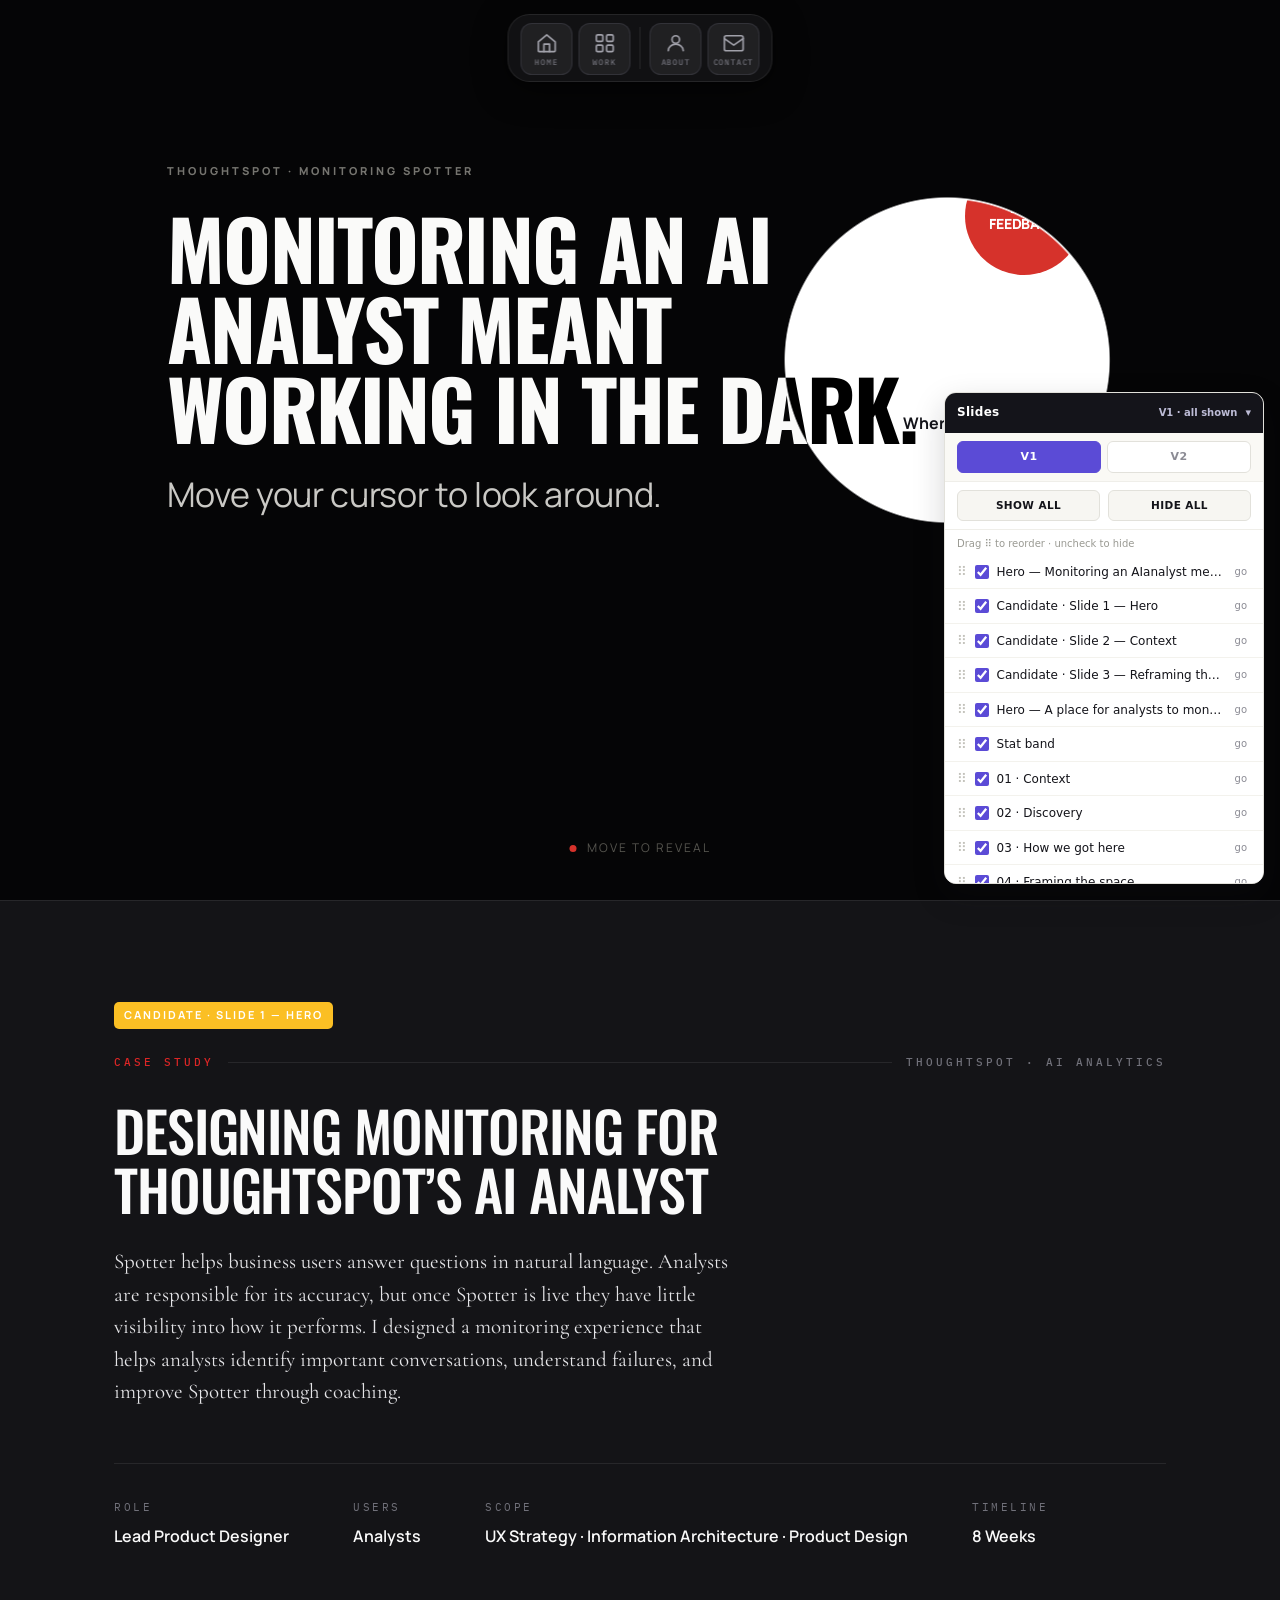
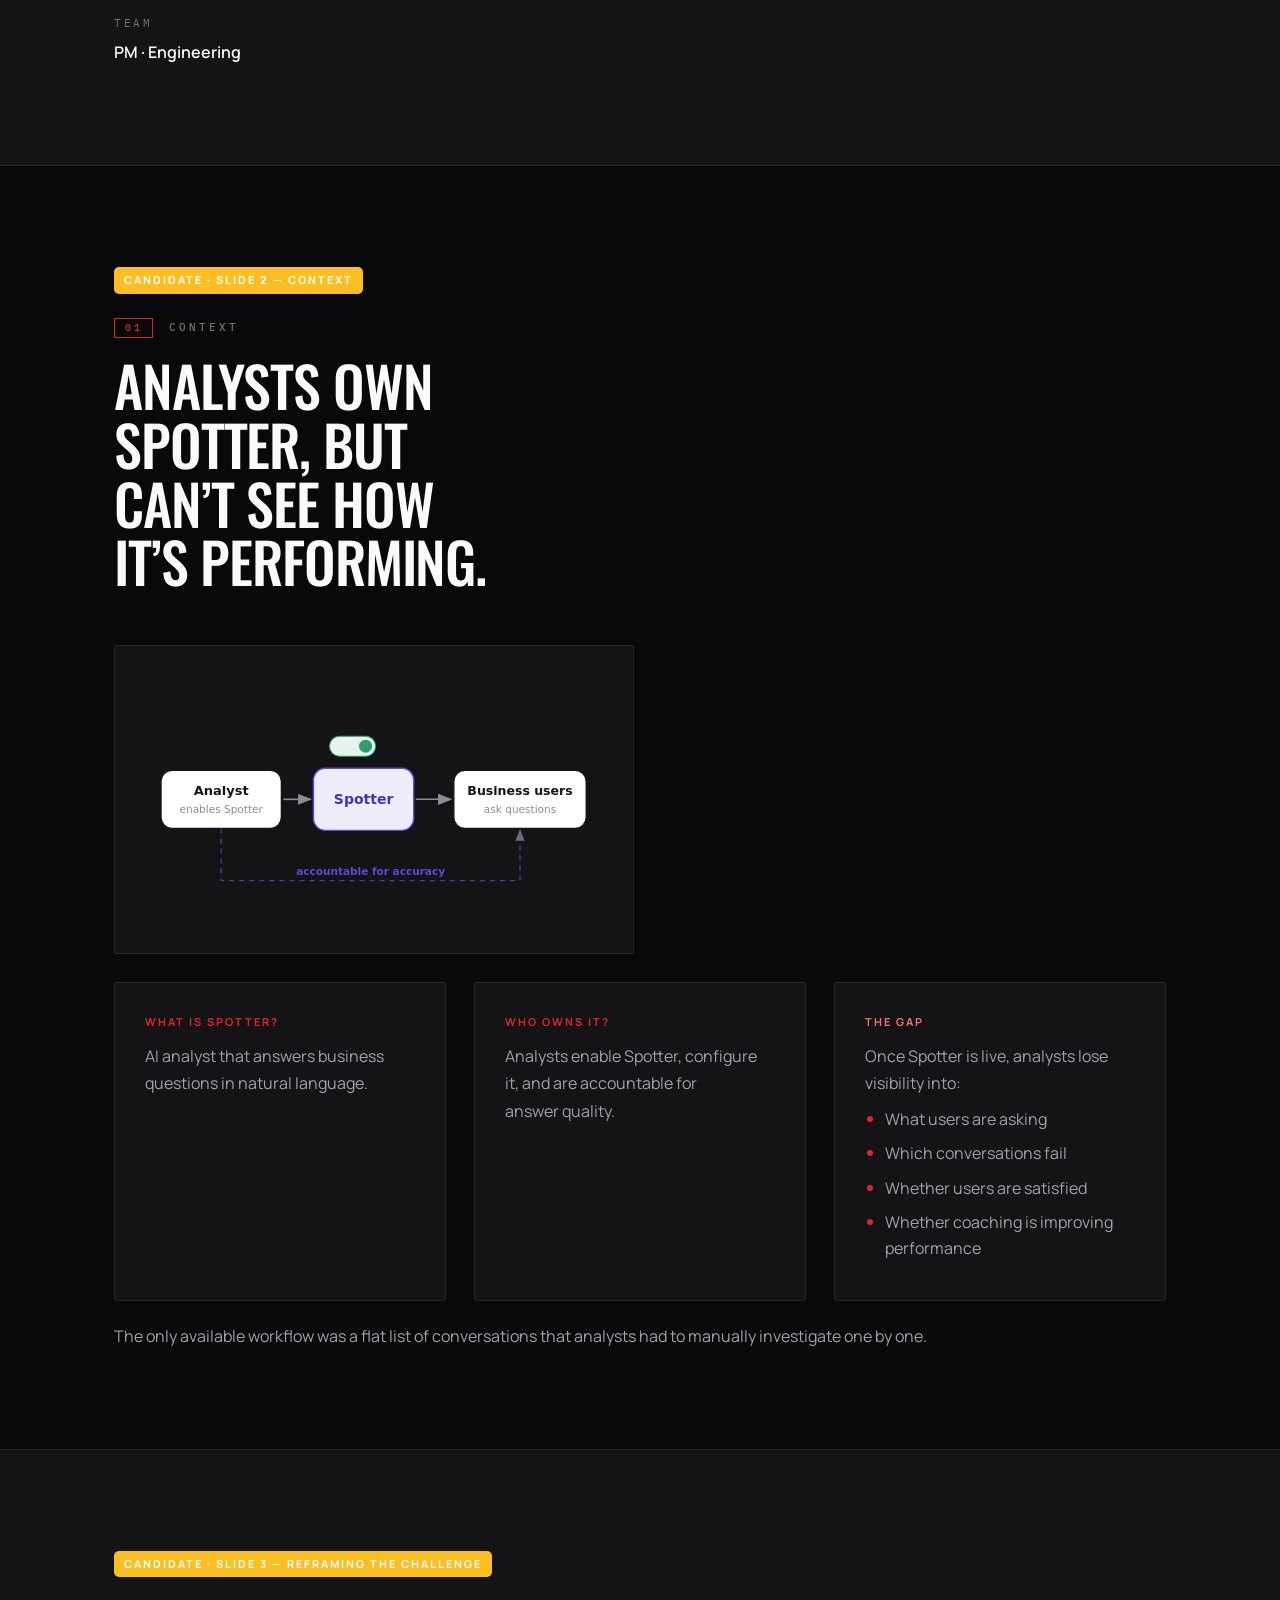
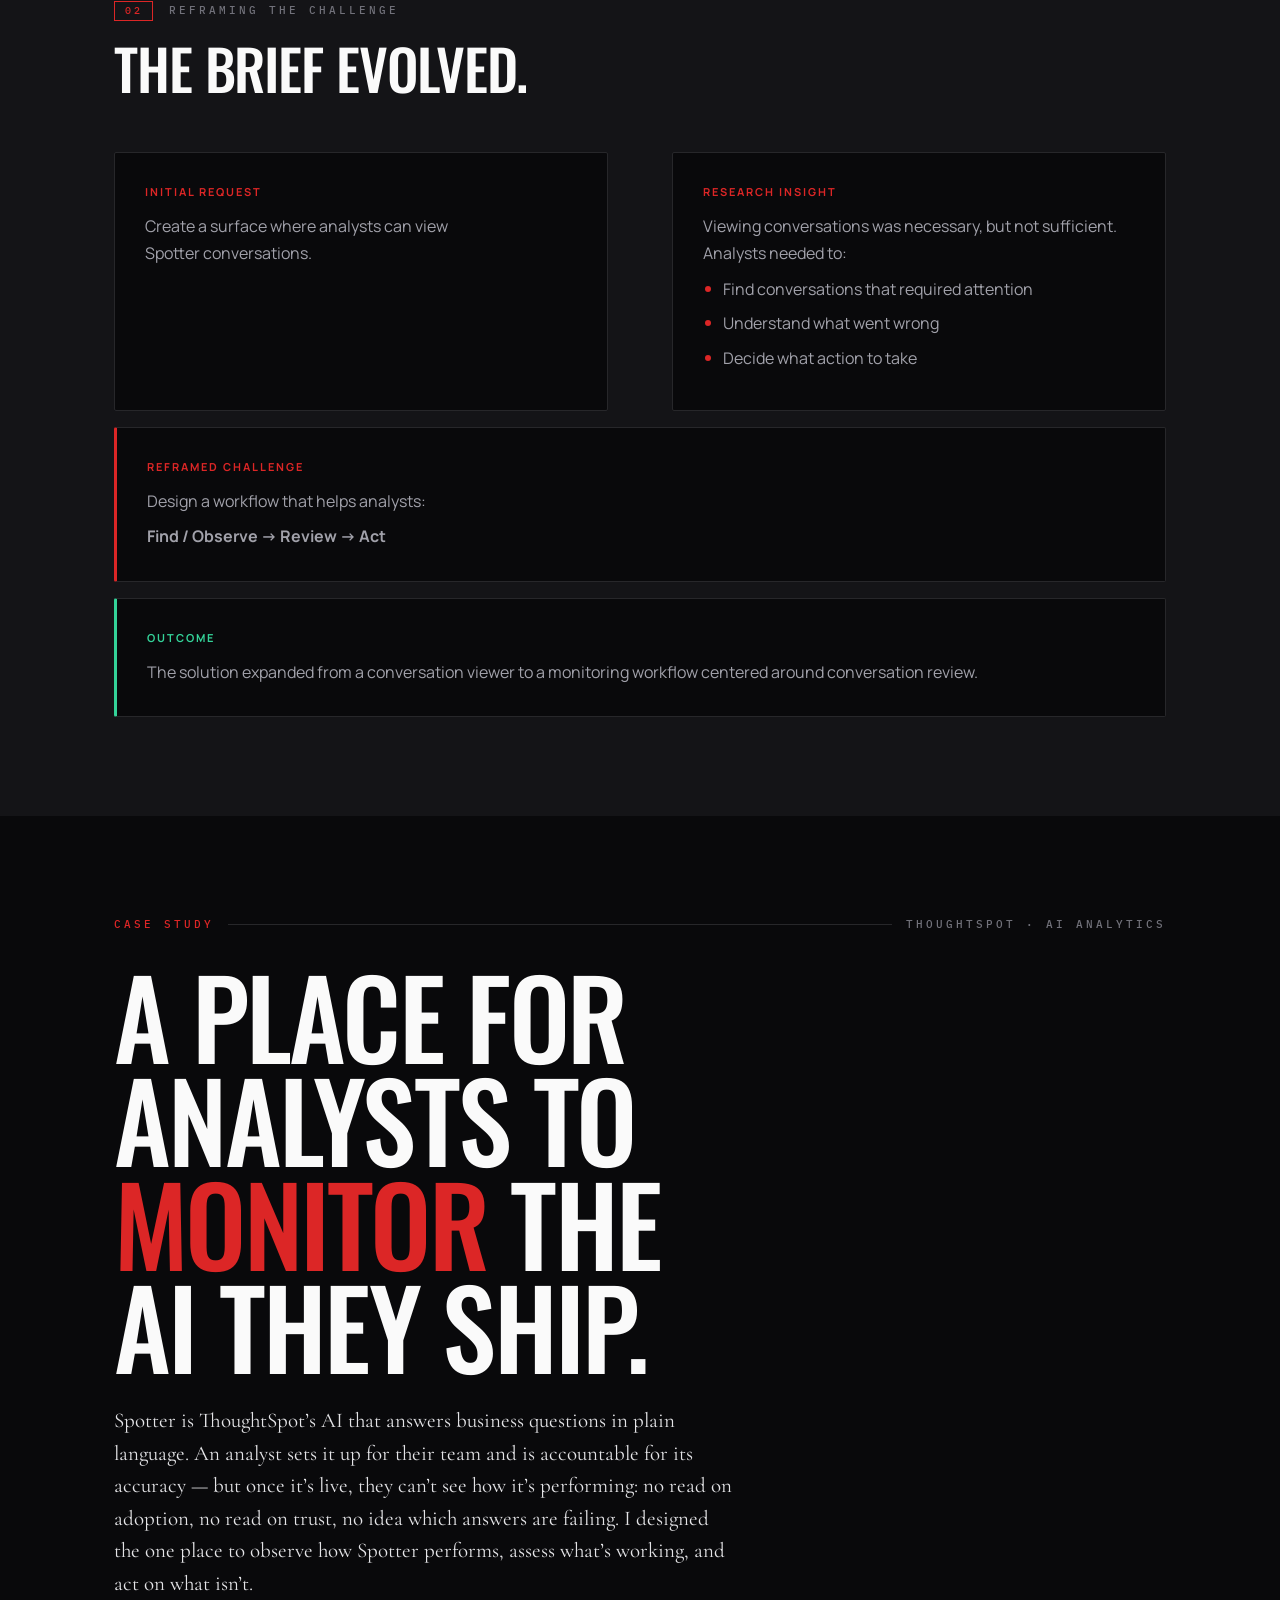
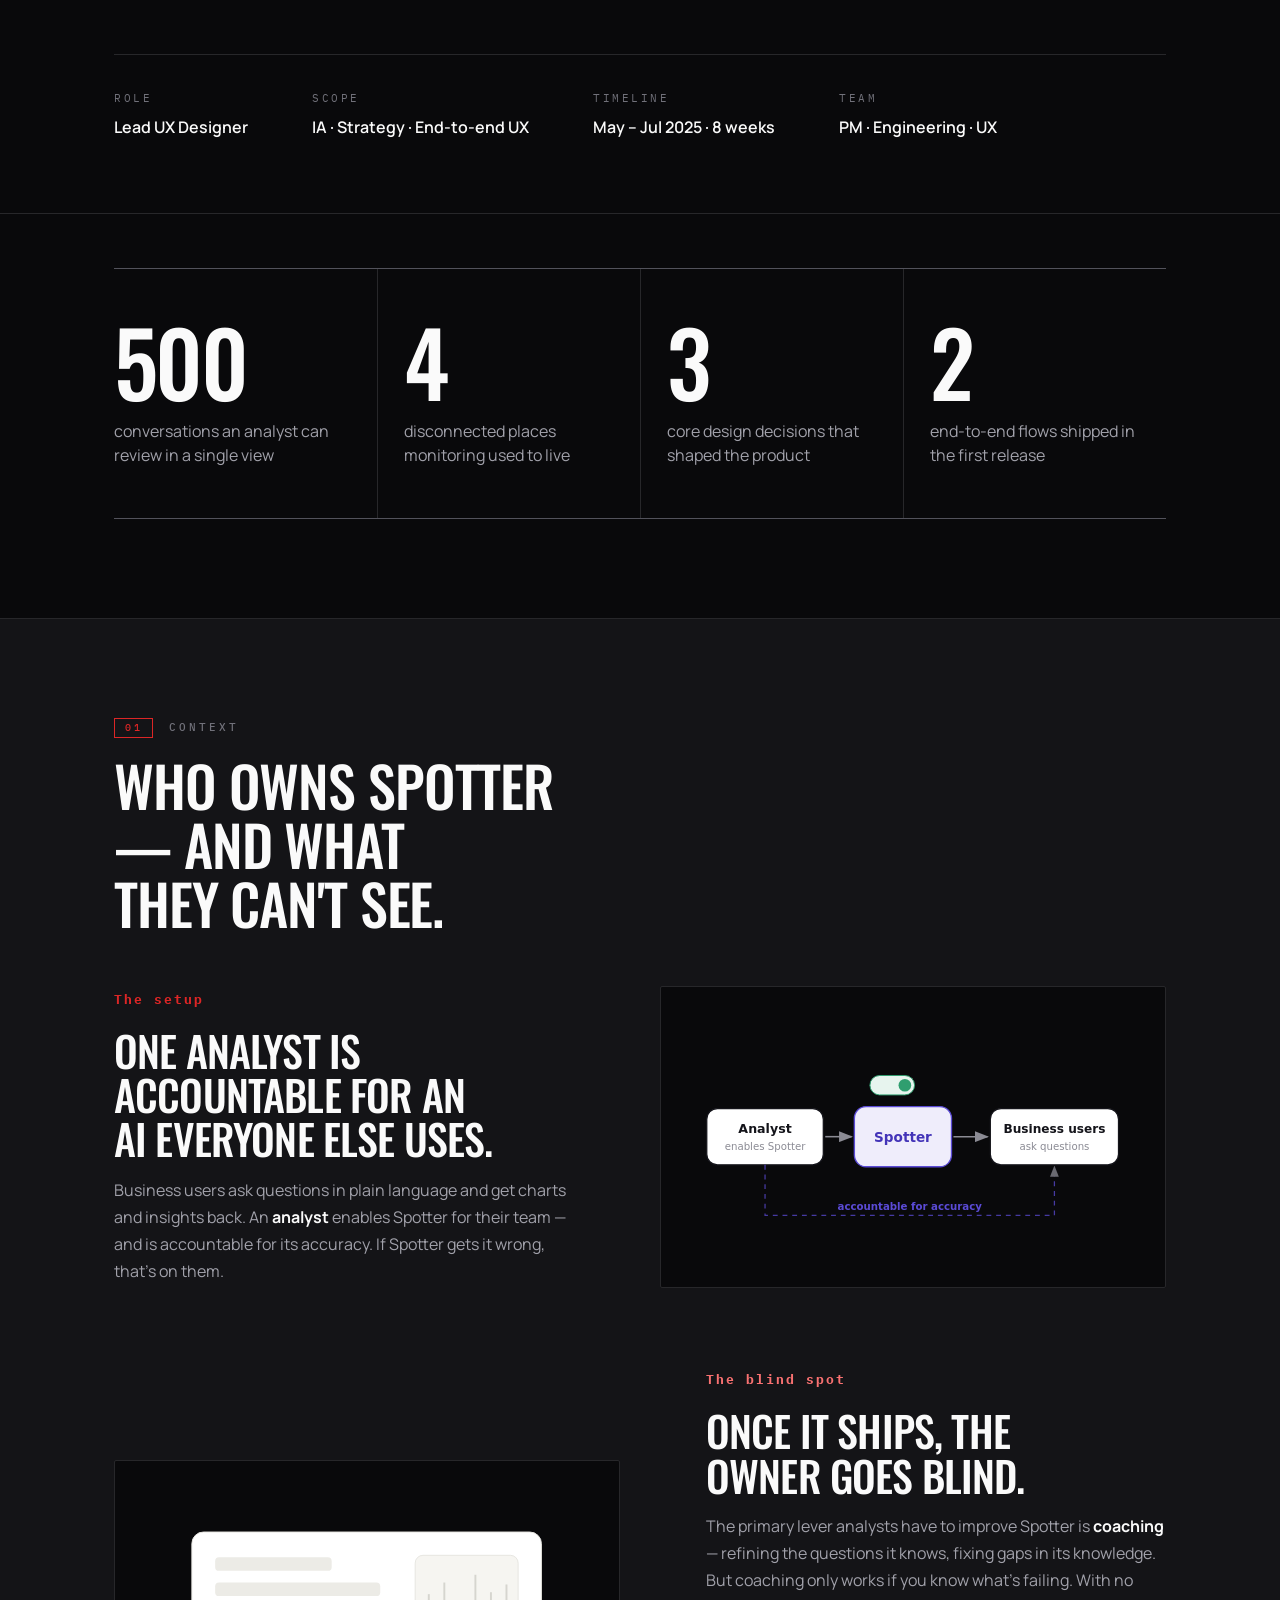
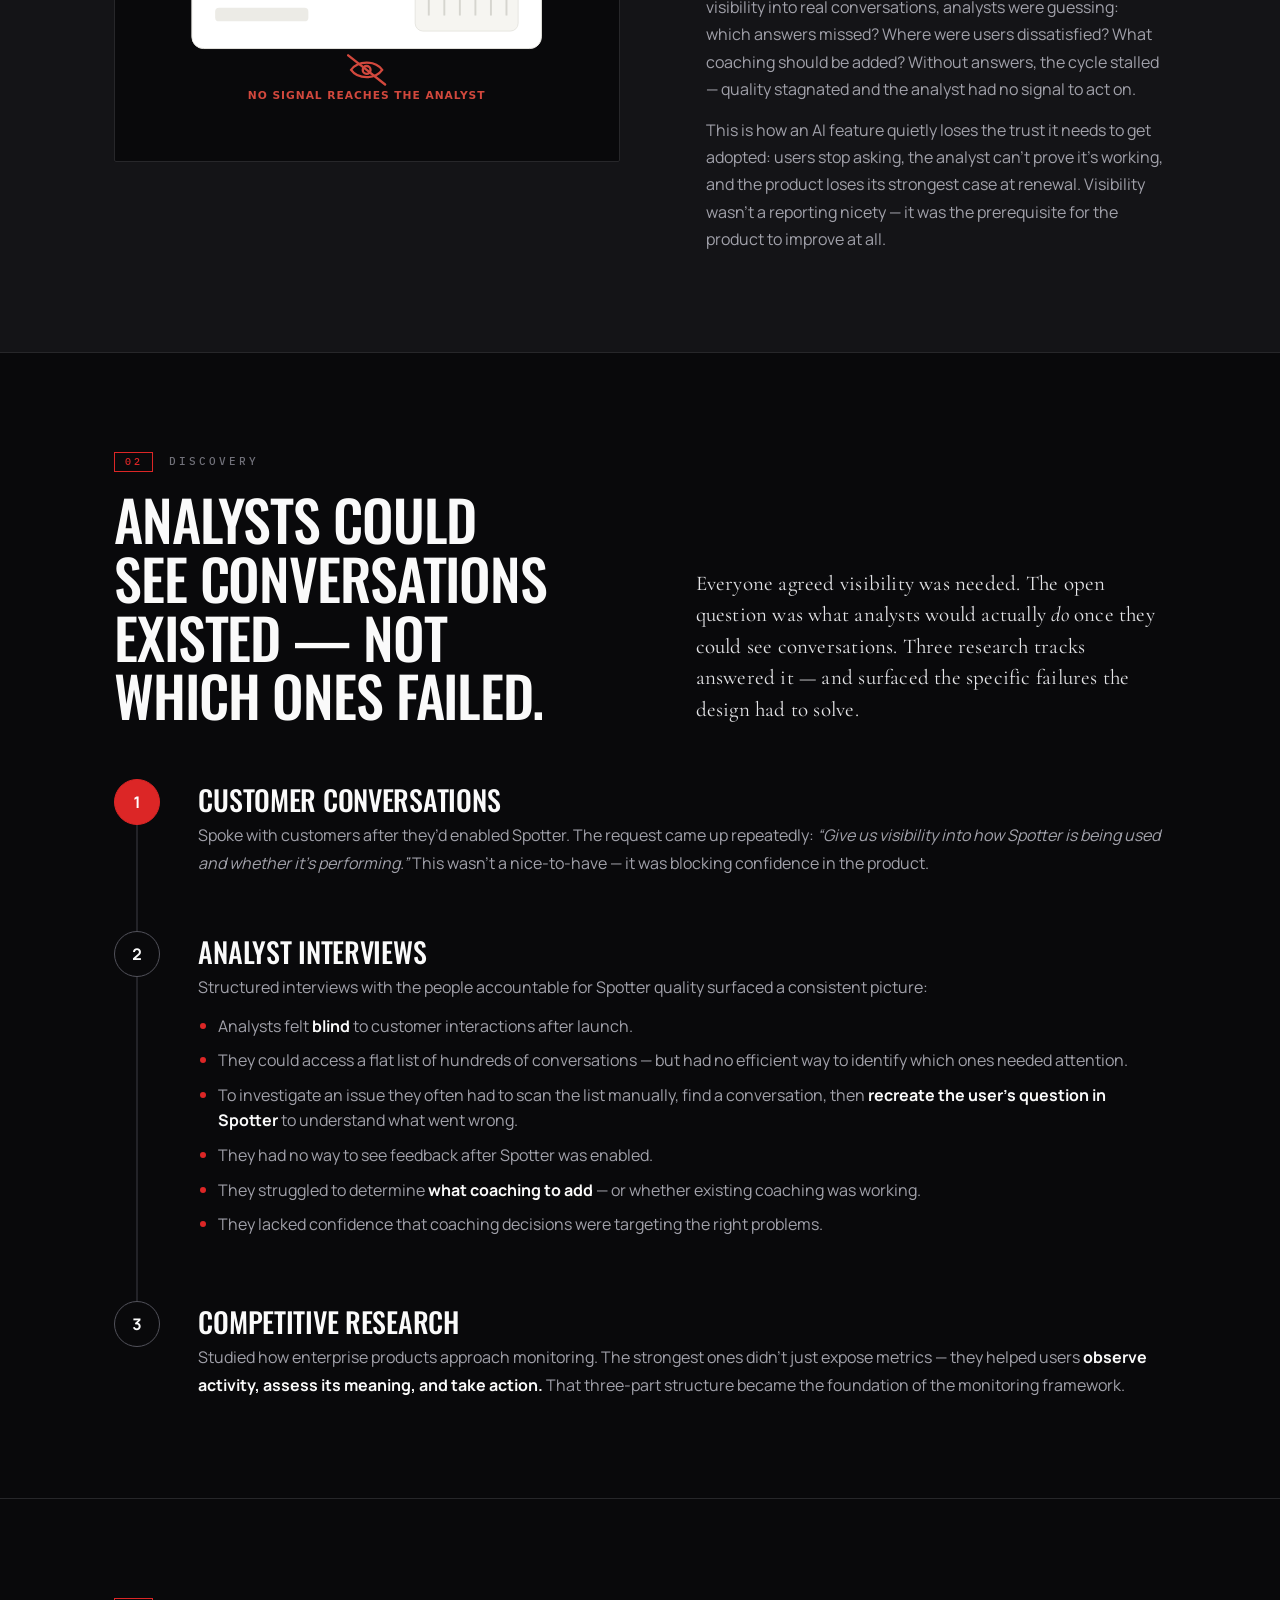
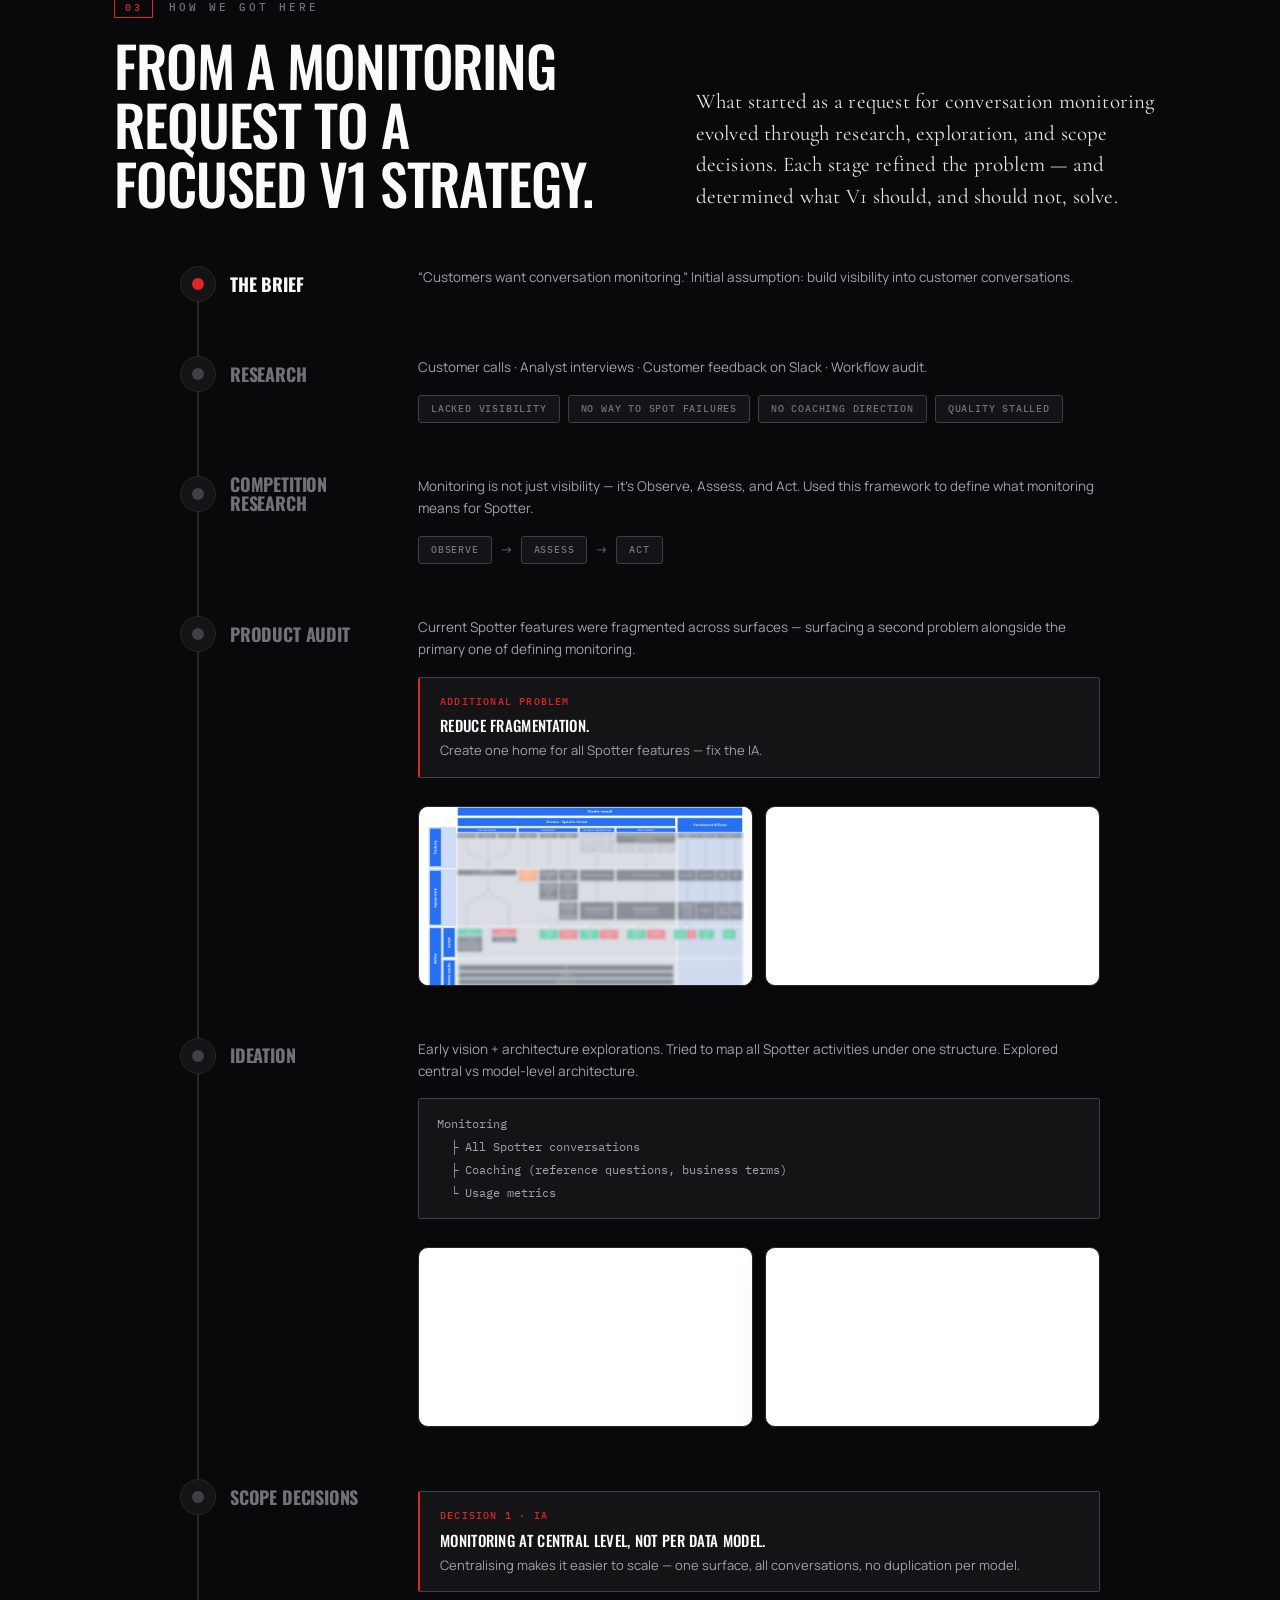
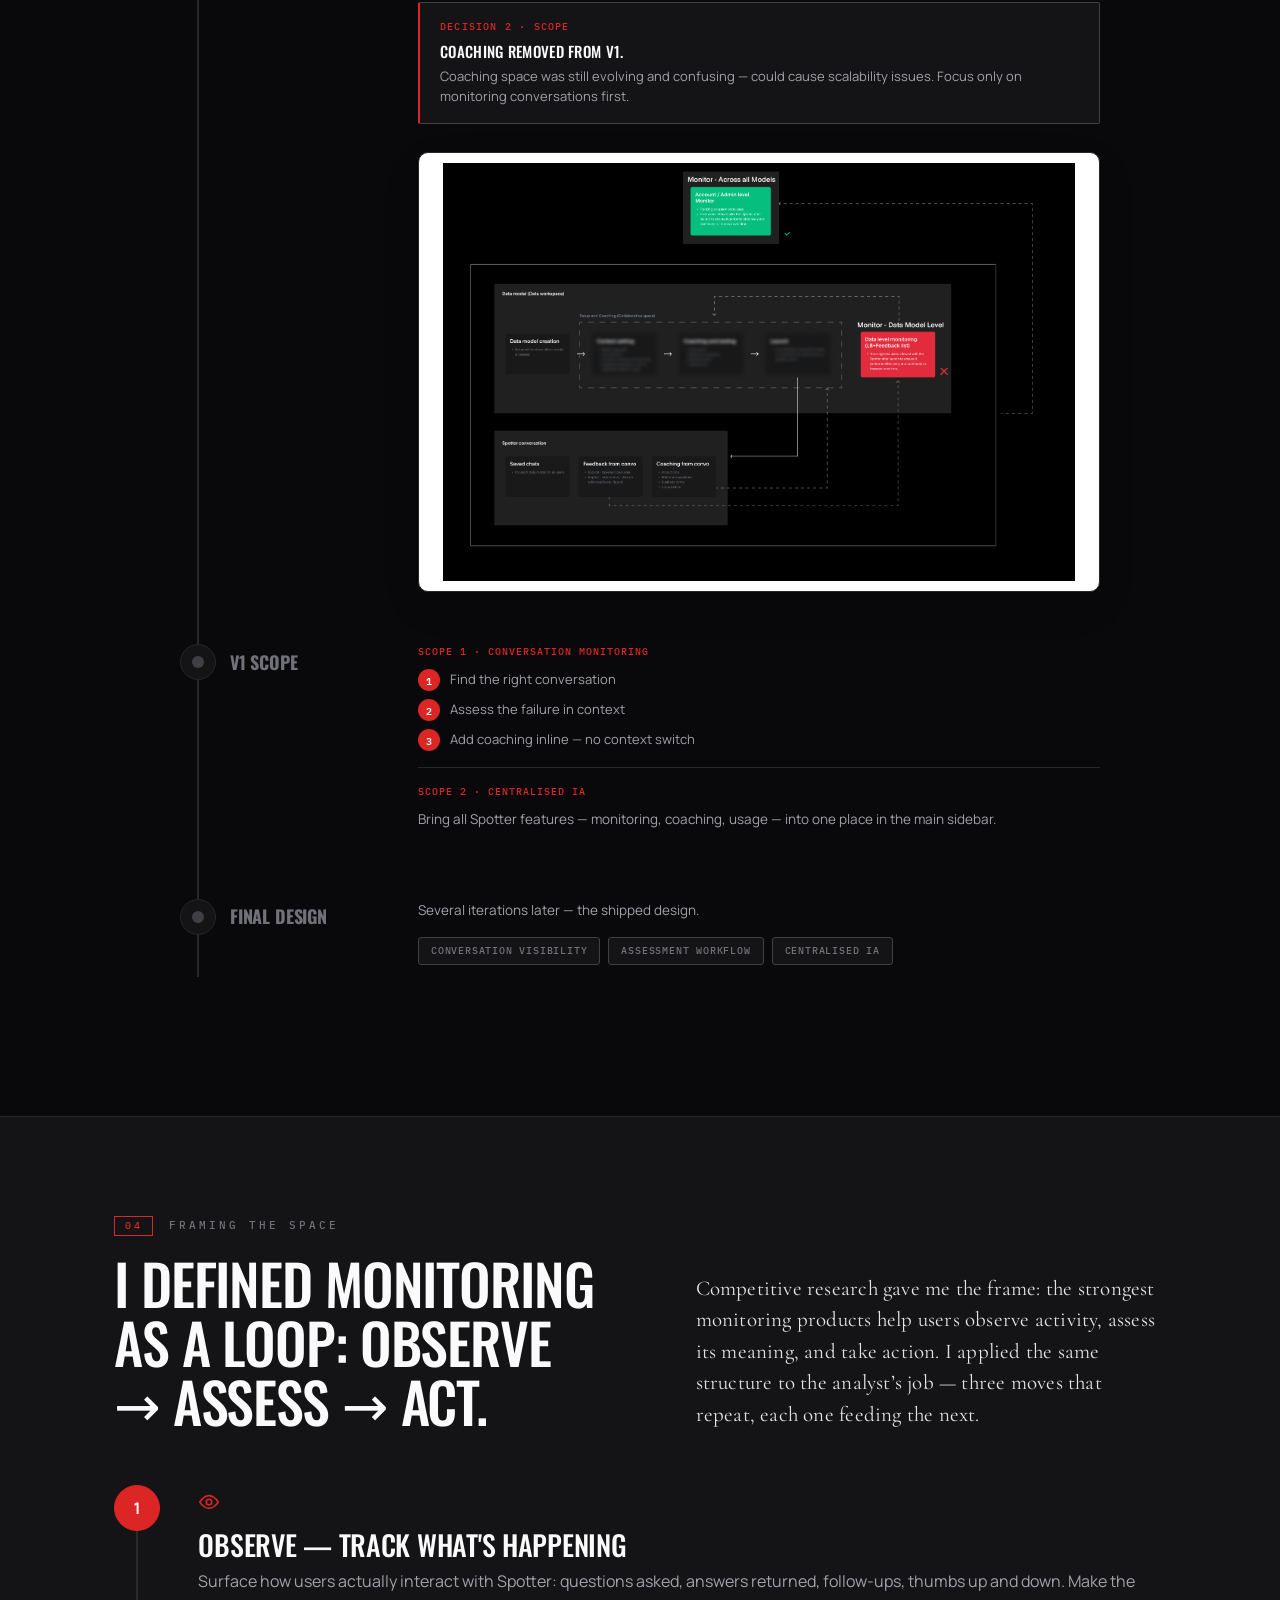
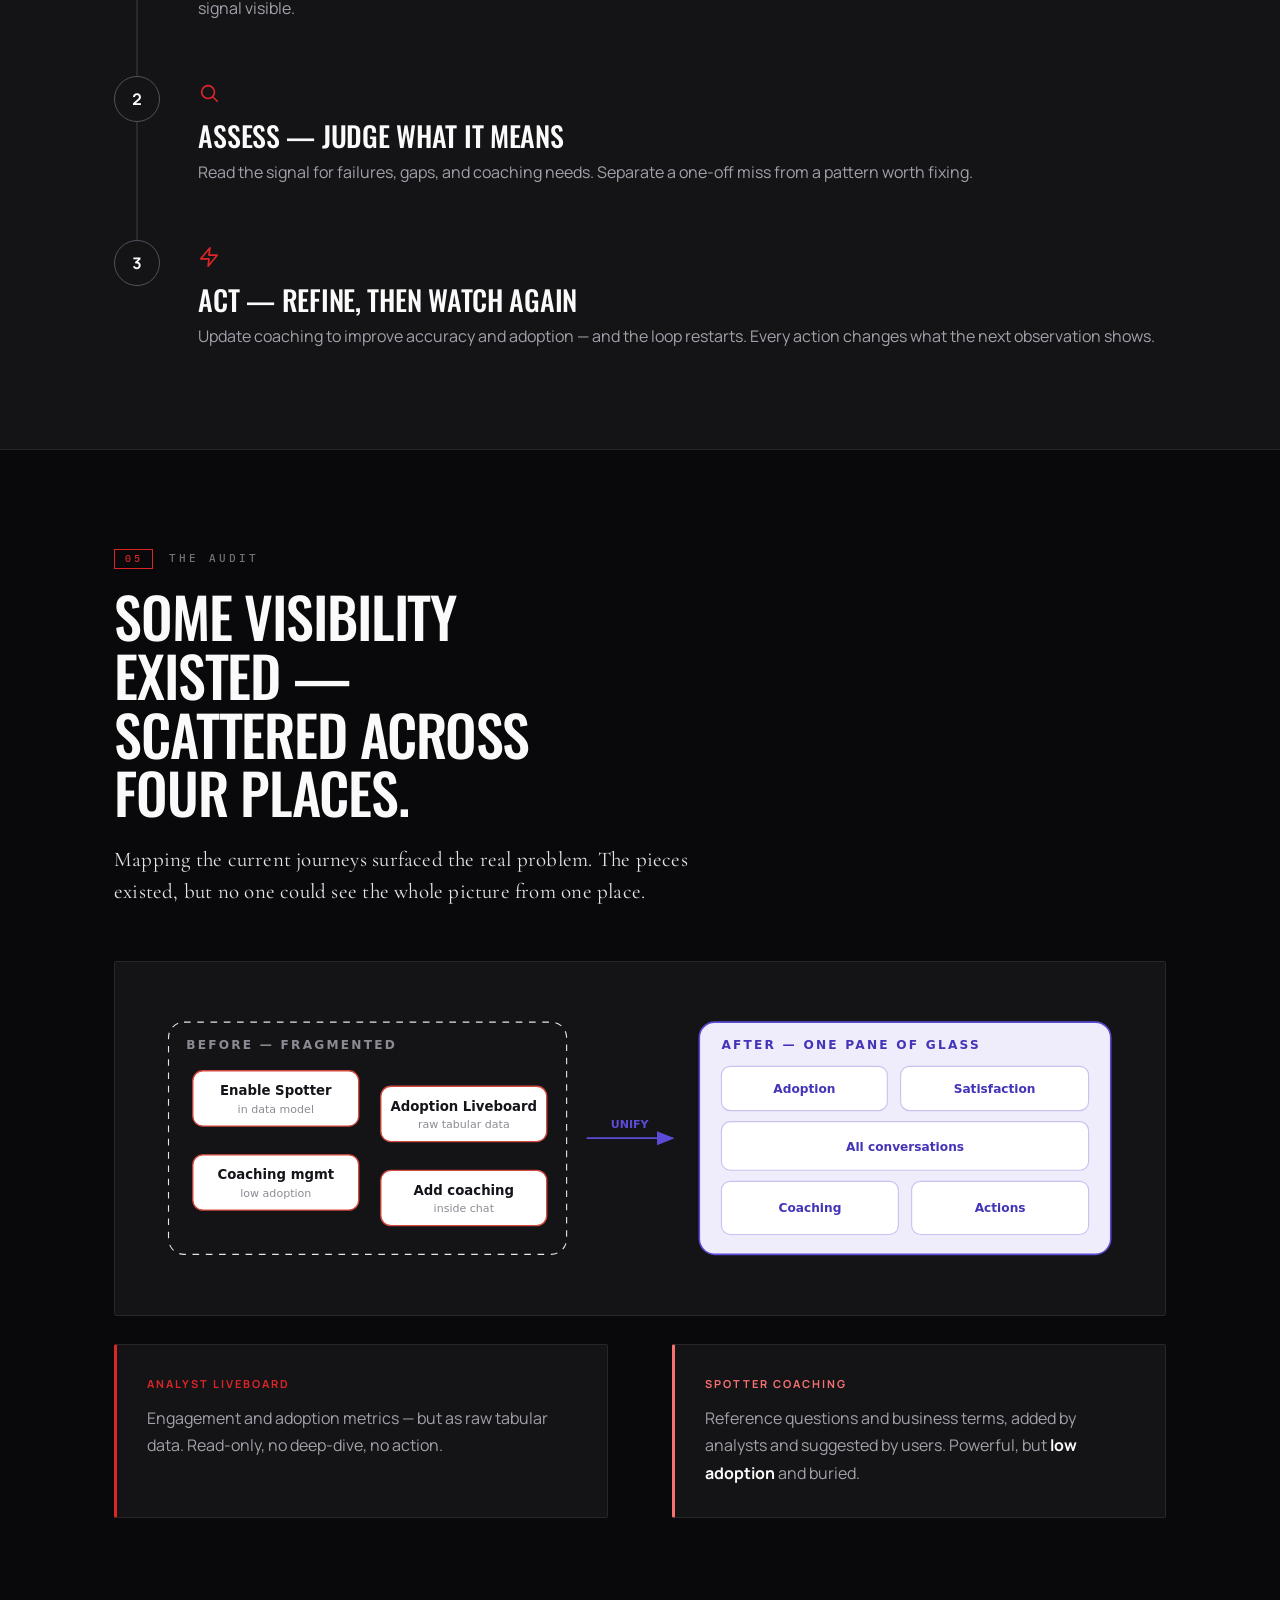
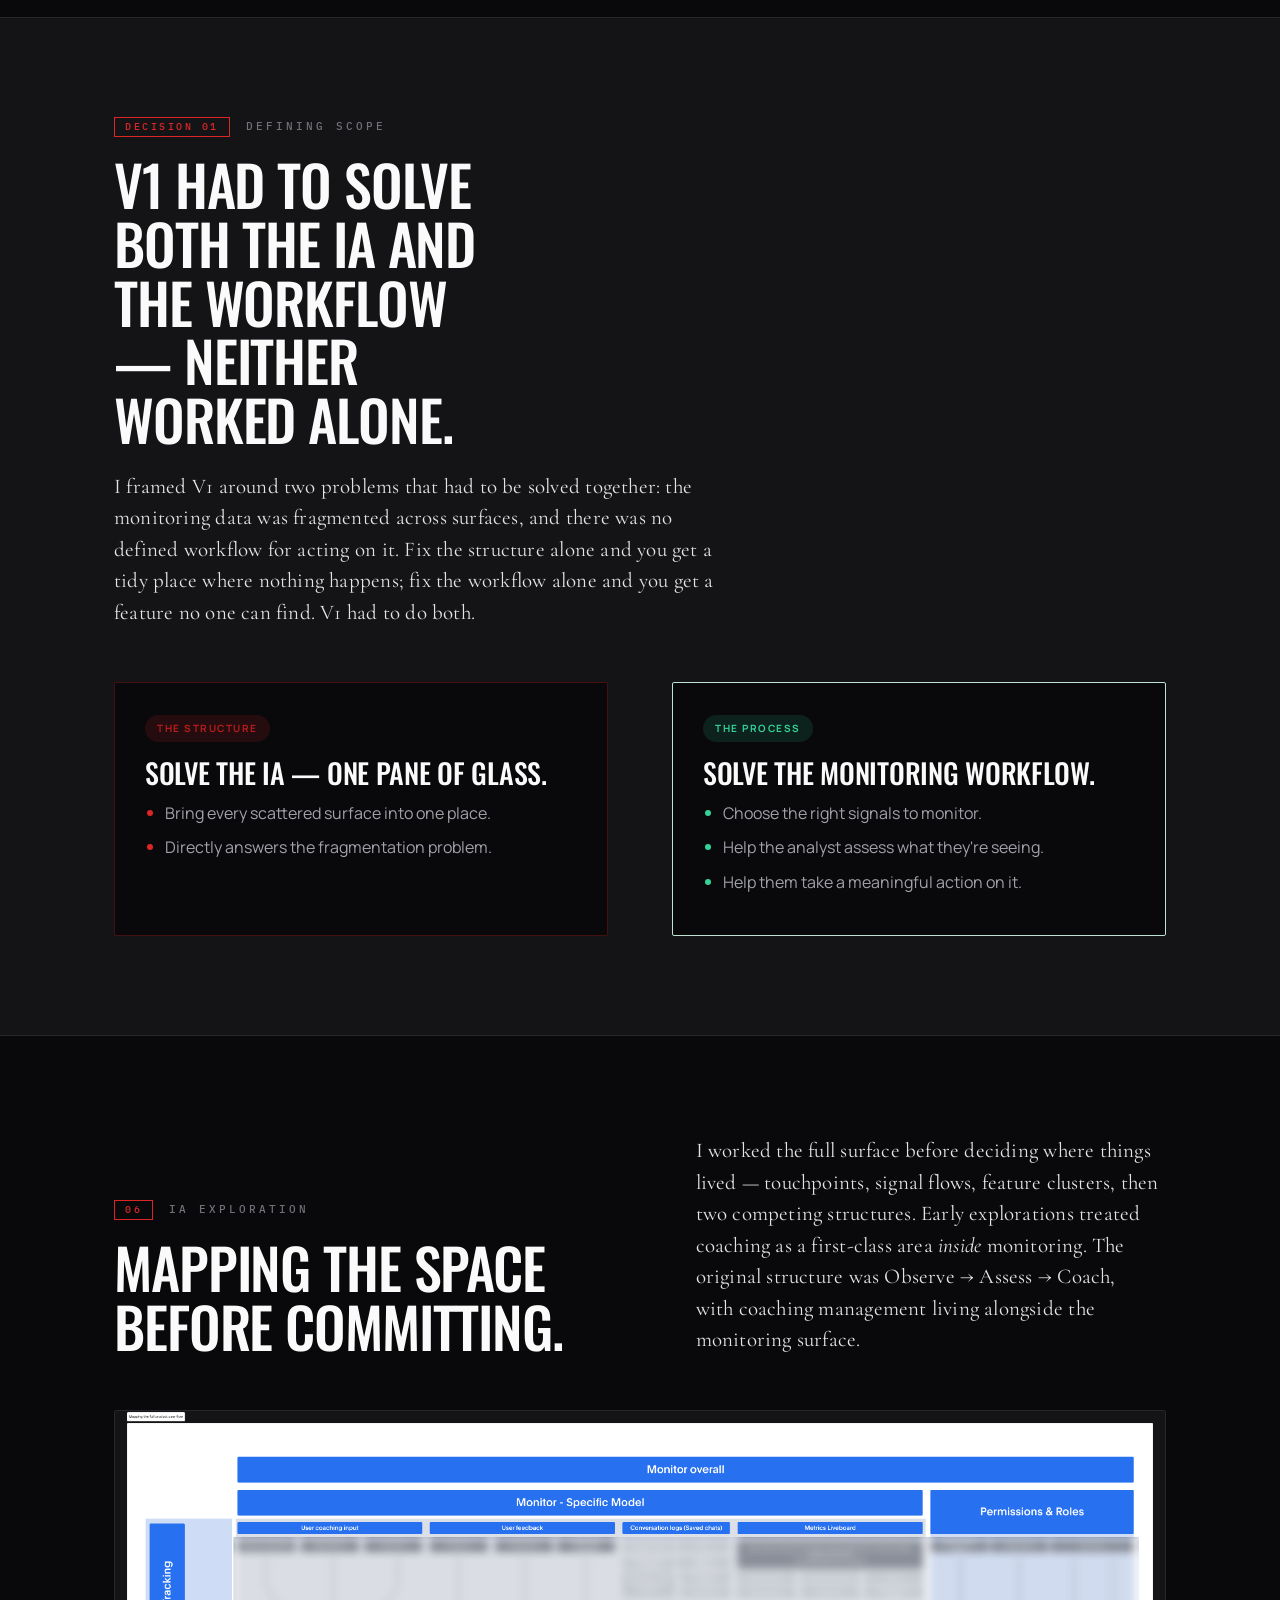
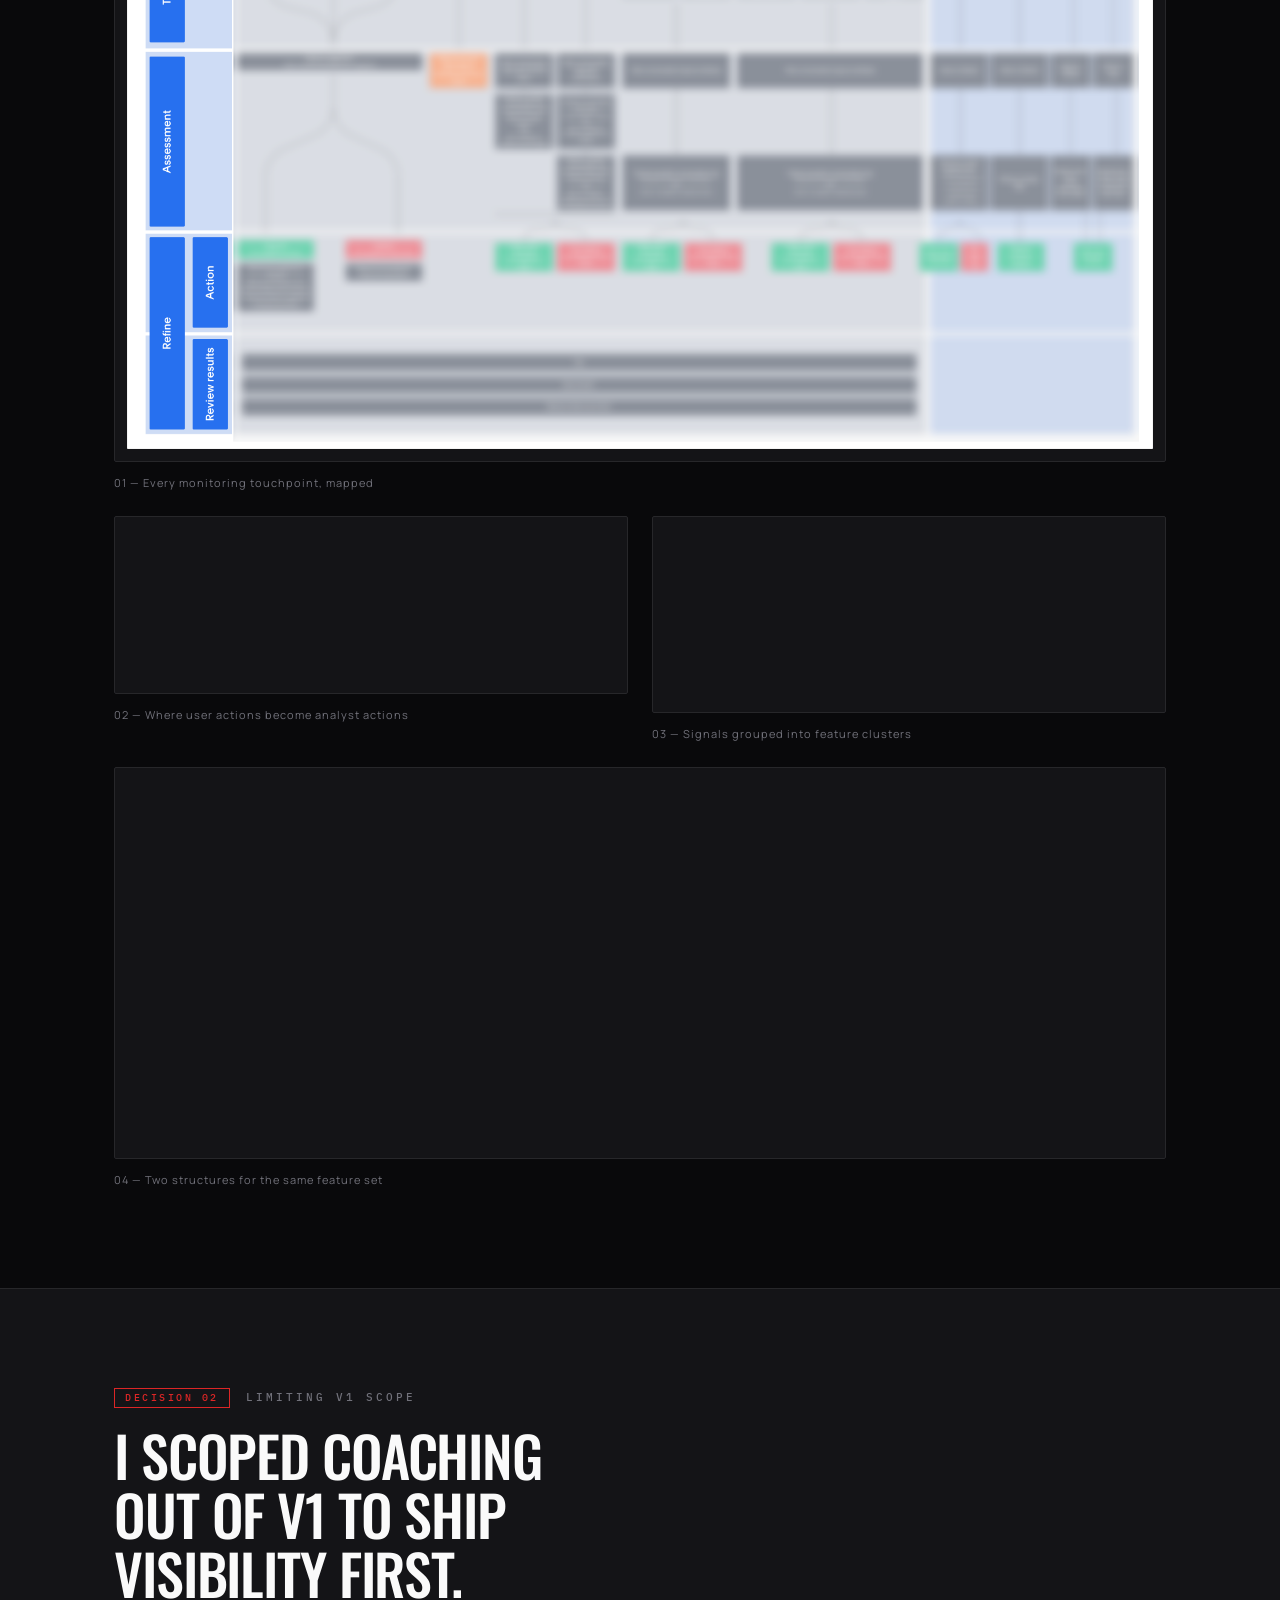
<file: work/monitoring-spotter-v1.html>
﻿<!DOCTYPE html>
<html lang="en">
<head>
<meta charset="UTF-8">
<meta name="viewport" content="width=device-width, initial-scale=1.0, viewport-fit=cover">
<meta name="theme-color" content="#09090b">
<meta name="description" content="Monitoring Spotter — a case study on giving analysts one place to track, assess, and refine ThoughtSpot's AI analyst after launch.">
<title>Monitoring Spotter — Umesh Indoriya</title>
<script>document.documentElement.classList.add('js')</script>
<link rel="stylesheet" href="../css/design.css">
<!-- DEV: version switching + V2 timeline styles (paired with slide-controller.js) -->
<style>
  .version-off{display:none !important;}
  /* Dock is at top — push hero content below it */
  .cs-hero{padding-top:clamp(96px,11vh,136px);}
  body{padding-bottom:0;}
  .v2tl{position:relative;max-width:920px;margin:8px auto 0;}
  .v2tl-row{display:grid;grid-template-columns:210px 1fr;gap:28px;padding-bottom:52px;position:relative;}
  .v2tl-left{position:sticky;top:96px;align-self:start;display:flex;align-items:center;gap:14px;}
  .v2tl-dot{width:36px;height:36px;border-radius:50%;background:var(--paper);border:1px solid var(--line);display:flex;align-items:center;justify-content:center;flex-shrink:0;z-index:1;}
  .v2tl-dot span{width:12px;height:12px;border-radius:50%;background:var(--faint);transition:background .25s;}
  .v2tl-row.is-active .v2tl-dot span{background:var(--accent);}
  .v2tl-title{font-size:18px;font-weight:800;letter-spacing:-.01em;color:var(--muted);transition:color .25s;}
  .v2tl-row.is-active .v2tl-title{color:var(--ink);}
  .v2tl-content p{font-size:13.5px;color:var(--body);line-height:1.65;margin:0 0 16px;}
  .v2tl-grid{display:grid;grid-template-columns:1fr 1fr;gap:12px;}
  .v2tl-grid--one{grid-template-columns:1fr;}
  .v2tl-grid img{width:100%;height:180px;object-fit:cover;border-radius:10px;border:1px solid var(--line);background:#fff;box-shadow:0 1px 2px rgba(20,20,26,.05),0 14px 44px rgba(20,20,26,.07);}
  .v2tl-grid--one img{height:auto;max-height:440px;object-fit:contain;padding:10px;}
  .v2tl::before{content:'';position:absolute;left:17px;top:6px;bottom:40px;width:2px;background:var(--line);}
  .v2tl-beam{position:absolute;left:17px;top:6px;width:2px;height:0;border-radius:2px;background:linear-gradient(to bottom,var(--accent),#8b7bf0);box-shadow:0 0 12px rgba(91,75,214,.35);}
  @media(max-width:760px){
    .v2tl-row{grid-template-columns:1fr;gap:10px;}
    .v2tl-left{position:relative;top:0;margin-bottom:6px;}
    .v2tl-content{padding-left:50px;}
    .v2tl-grid img{height:140px;}
  }

  /* ── IA Annotated Screenshot ─────────────────────────────────── */
  .ia-annotate{display:grid;grid-template-columns:300px 1fr;gap:48px;align-items:start;margin-top:40px;}
  .ia-screen-wrap{position:relative;}
  .ia-screen-crop{
    width:280px;height:700px;
    background-color:#1a1e2e;
    background-image:url('../images/19-all-chats-nav.png');
    background-size:1400px auto;background-position:0 0;background-repeat:no-repeat;
    border-radius:10px;
    box-shadow:0 2px 24px rgba(20,20,26,.14);
    position:relative;
  }
  .ia-badge{
    position:absolute;width:24px;height:24px;border-radius:50%;
    background:#f59e0b;color:#fff;font-size:11px;font-weight:800;
    display:flex;align-items:center;justify-content:center;
    box-shadow:0 0 0 3px rgba(245,158,11,.28),0 2px 8px rgba(0,0,0,.28);
    transform:translate(-50%,-50%);
  }
  .ia-screen-cap{font-size:11px;color:var(--muted);text-align:center;margin-top:10px;letter-spacing:.3px;}
  .ia-legend{display:flex;flex-direction:column;gap:20px;padding-top:4px;}
  .ia-leg-row{display:flex;gap:16px;align-items:start;}
  .ia-leg-badge{width:28px;height:28px;border-radius:50%;background:#f59e0b;color:#fff;font-size:12px;font-weight:800;display:flex;align-items:center;justify-content:center;flex-shrink:0;margin-top:2px;}
  .ia-leg-body strong{font-size:15px;font-weight:800;color:var(--ink);display:block;margin-bottom:6px;}
  .ia-leg-body p{font-size:14px;color:var(--body);line-height:1.55;margin:0;}
  .ia-leg-note{background:var(--faint);border-left:3px solid var(--green);border-radius:0 8px 8px 0;padding:14px 16px;font-size:13px;color:var(--body);line-height:1.5;margin-top:4px;}
  .ia-leg-note .tag{display:inline-block;margin-bottom:8px;}
  @media(max-width:800px){.ia-annotate{grid-template-columns:1fr;}}

  /* ── Journey timeline — consistent inner blocks (shared with v2tl) ── */
  .v2tl-content .tl-chips{display:flex;flex-wrap:wrap;gap:8px;margin:4px 0 0;}
  .v2tl-content .tl-chip{font-family:var(--font-mono);font-size:10px;font-weight:500;letter-spacing:.08em;background:var(--paper);color:var(--muted);border:1px solid var(--line-2);border-radius:3px;padding:5px 12px;text-transform:uppercase;}
  .v2tl-content .tl-arrow{align-self:center;color:var(--muted);font-size:13px;}
  .v2tl-content .tl-callout{background:var(--paper);border:1px solid var(--line-2);border-left:2px solid var(--accent);border-radius:var(--radius);padding:16px 20px;margin-top:12px;}
  .v2tl-content .tl-callout + .tl-callout{margin-top:10px;}
  .v2tl-content .tl-clabel{font-family:var(--font-mono);font-size:10px;font-weight:500;letter-spacing:.12em;text-transform:uppercase;color:var(--accent);display:block;margin-bottom:8px;}
  .v2tl-content .tl-callout h4{font-family:var(--font-head);font-size:15px;font-weight:500;text-transform:uppercase;letter-spacing:.02em;margin:0 0 6px;color:var(--ink);}
  .v2tl-content .tl-callout p{font-size:13px;color:var(--body);line-height:1.6;margin:0;}
  .v2tl-content .tl-tree{font-family:var(--font-mono);font-size:12px;line-height:1.9;color:var(--body);background:var(--paper);border:1px solid var(--line-2);border-radius:var(--radius);padding:14px 18px;margin-top:12px;}
  .v2tl-content .tl-steps{display:flex;flex-direction:column;gap:8px;margin-top:8px;}
  .v2tl-content .tl-step{display:flex;align-items:center;gap:10px;font-size:13px;color:var(--body);}
  .v2tl-content .tl-step-num{width:22px;height:22px;border-radius:50%;background:var(--accent);color:#fff;font-family:var(--font-mono);font-size:10px;font-weight:600;display:flex;align-items:center;justify-content:center;flex-shrink:0;}
  .v2tl-content .tl-scope-label{font-family:var(--font-mono);font-size:10px;font-weight:500;letter-spacing:.1em;text-transform:uppercase;color:var(--accent);display:block;margin:0 0 8px;}
  .v2tl-content .tl-scope + .tl-scope{margin-top:16px;border-top:1px solid var(--line);padding-top:16px;}
  .v2tl-grid{margin-top:28px;}

  /* ── Torch / flashlight hero (white inverted spotlight) ─────────── */
  .torch{position:relative;min-height:100vh;background:#050506;overflow:hidden;cursor:none;isolation:isolate;}
  .torch *{cursor:none;}
  /* the pure-white torch disc that follows the cursor */
  .torch-spot{position:absolute;inset:0;z-index:1;pointer-events:none;
    background:radial-gradient(circle var(--torch-r,165px) at var(--mx,74%) var(--my,40%),
      #ffffff 0%,#ffffff 98%,rgba(255,255,255,0) 99%);
    transition:opacity .25s;}
  .torch.is-out .torch-spot{opacity:0;}
  /* scattered items — dark ink, masked so they only appear inside the white disc */
  .torch-scatter{position:absolute;inset:0;z-index:2;pointer-events:none;
    -webkit-mask:radial-gradient(circle var(--torch-r,165px) at var(--mx,74%) var(--my,40%),#000 0%,#000 97%,transparent 98%);
            mask:radial-gradient(circle var(--torch-r,165px) at var(--mx,74%) var(--my,40%),#000 0%,#000 97%,transparent 98%);}
  .torch.is-out .torch-scatter{opacity:0;}
  .torch-item{position:absolute;transform:translate(-50%,-50%);text-align:center;font-weight:800;letter-spacing:-.01em;line-height:1.15;user-select:none;}
  .torch-item--chip{background:#d6322b;color:#fff;border-radius:50%;width:118px;height:118px;display:flex;align-items:center;justify-content:center;font-size:14px;padding:10px;}
  .torch-item--note{font-size:16px;font-weight:700;color:#14141a;max-width:240px;}
  /* always-visible headline — blend-inverts over the white disc so it stays readable */
  .torch-fixed{position:relative;z-index:3;pointer-events:none;max-width:1100px;margin:0 auto;
    padding:clamp(120px,18vh,220px) clamp(24px,6vw,80px) 0;mix-blend-mode:difference;}
  .torch-ey{font-size:11px;font-weight:800;letter-spacing:3px;text-transform:uppercase;color:#7a7975;margin:0 0 26px;}
  .torch-h1{font-size:clamp(40px,6.4vw,94px);font-weight:800;letter-spacing:-.02em;line-height:.98;color:#fff;margin:0;text-transform:uppercase;}
  .torch-sub{font-size:clamp(20px,3vw,34px);font-weight:400;color:#cfcecb;margin:18px 0 0;letter-spacing:-.01em;}
  .torch-hint{position:absolute;left:50%;bottom:42px;transform:translateX(-50%);z-index:3;pointer-events:none;
    font-size:12px;letter-spacing:2px;text-transform:uppercase;color:#56554f;display:flex;align-items:center;gap:10px;}
  .torch-hint .torch-dot{width:7px;height:7px;border-radius:50%;background:#d6322b;animation:torchPulse 1.8s ease-in-out infinite;}
  @keyframes torchPulse{0%,100%{opacity:.3;}50%{opacity:1;}}
  @media(max-width:760px){
    .torch{min-height:auto;padding-bottom:60px;cursor:auto;}
    .torch *{cursor:auto;}
    .torch-spot,.torch-hint{display:none;}
    .torch-fixed{mix-blend-mode:normal;}
    .torch-scatter{position:relative;display:flex;flex-wrap:wrap;gap:14px;justify-content:center;padding:30px 20px 0;
      -webkit-mask:none;mask:none;}
    .torch-item{position:static;transform:none;}
    .torch-item--note{color:#c9c8c4;}
  }

  /* ════════════════════════════════════════════════════════════════
     V2 DESIGN KIT — minimal, single-colour (red / white / black).
     Scoped to [data-version="v2"] so V1 is untouched. Re-themes the
     accent to red, flattens cards, and tightens section headers.
     ════════════════════════════════════════════════════════════════ */
  [data-version="v2"]{ --accent:#E0301E; --accent-2:#b31d10; --accent-soft:#fdecea; --accent-line:#f1c7c2; }
  /* wide section headers — run across the space, never a tall narrow block */
  [data-version="v2"] .s-head h2{ font-size:clamp(28px,3.4vw,44px); max-width:30ch; line-height:1.08; letter-spacing:-.02em; }
  [data-version="v2"] .s-head__top .s-num{ color:var(--accent); }
  /* flat minimal cards */
  [data-version="v2"] .card{ background:#fff; border:1px solid var(--line); border-radius:8px; box-shadow:none; }
  [data-version="v2"] .card-label{ color:var(--accent); }

  /* ── R2 hierarchy components (used inside V2 slides) ── */
  /* before → after evolution band (the primary focal block) */
  .r2-evolve{display:grid;grid-template-columns:1fr 56px 1.2fr;border:1px solid var(--line);border-radius:10px;overflow:hidden;background:#fff;margin-top:4px;}
  .r2-cell{padding:clamp(22px,2.8vw,34px);}
  .r2-cell--from{background:#faf9f7;}
  .r2-cell--to{background:#fff;box-shadow:inset 4px 0 0 #E0301E;}
  .r2-arrow{display:flex;align-items:center;justify-content:center;background:#faf9f7;color:#E0301E;font-size:20px;border-left:1px solid var(--line);border-right:1px solid var(--line);}
  .r2-elabel{display:block;font-size:11px;letter-spacing:2px;font-weight:800;text-transform:uppercase;margin-bottom:14px;color:#9a9a93;}
  .r2-cell--to .r2-elabel{color:#E0301E;}
  .r2-cell p{margin:0;font-size:15px;line-height:1.55;color:var(--ink);}
  .r2-cell--from p{color:#76756f;}
  .r2-flow{font-weight:800 !important;font-size:clamp(18px,2.1vw,24px) !important;letter-spacing:-.01em;margin-top:12px !important;color:var(--ink) !important;}
  /* secondary supporting row (de-emphasised, sits below the primary) */
  .r2-sub{display:grid;grid-template-columns:1.55fr 1fr;gap:16px;margin-top:16px;}
  .r2-sub .card{background:#faf9f7;}
  .r2-sub .card-label{color:#9a9a93;}
  /* header + visual paired across the width (kills dead space) */
  .r2-split{display:grid;grid-template-columns:1.05fr .95fr;gap:clamp(28px,4.5vw,64px);align-items:center;margin-bottom:clamp(30px,5vh,56px);}
  .r2-lead .s-head__top{display:flex;align-items:baseline;gap:14px;margin-bottom:16px;}
  .r2-lead h2{font-size:clamp(30px,3.6vw,48px);line-height:1.04;letter-spacing:-.02em;margin:0;max-width:none;font-weight:800;}
  .r2-diagram{background:#fff;border:1px solid var(--line);border-radius:12px;padding:clamp(18px,2.4vw,28px);}
  /* orientation (small/secondary) vs the gap (large/primary) */
  .r2-context{display:grid;grid-template-columns:1fr 1.5fr;gap:16px;align-items:start;}
  .r2-facts{display:grid;gap:16px;}
  .card--mini{padding:18px 20px !important;background:#faf9f7;}
  .card--mini .card-label{color:#9a9a93;}
  .card--mini p{margin:0;font-size:14px;line-height:1.5;}
  .r2-gap{border:1px solid var(--accent-line) !important;box-shadow:inset 4px 0 0 #E0301E;}
  /* card-free key points — left stack vs the gap (no card chrome) */
  .r2-keys{display:grid;grid-template-columns:1fr 1fr;gap:clamp(28px,5vw,72px);margin:clamp(28px,4.5vh,48px) 0;align-items:start;}
  .r2-keys__col{display:grid;gap:clamp(22px,3vh,34px);align-content:start;}
  .r2-key{border-top:2px solid var(--ink);padding-top:14px;}
  .r2-key--accent{border-top-color:#E0301E;}
  .r2-key__label{display:block;font-size:11px;font-weight:800;letter-spacing:2px;text-transform:uppercase;color:#9a9a93;margin-bottom:10px;}
  .r2-key--accent .r2-key__label{color:#E0301E;}
  .r2-keys p{margin:0;font-size:15px;line-height:1.6;color:var(--body);}
  /* full-width supporting diagram (sits at the bottom of a slide) */
  .r2-diagram-wide{margin-top:6px;}
  .r2-diagram-wide svg{width:100%;max-width:740px;display:block;}
  .r2-diagram-cap{font-size:13px;color:var(--muted);margin:14px 0 0;}
  /* context slide — two-column table layout */
  [data-version="v2"] .ctx-title{font-size:clamp(52px,7vw,100px);font-weight:500;letter-spacing:-.02em;line-height:1;margin:0 0 clamp(28px,4vh,52px);}
  [data-version="v2"] .ctx-row{display:grid;grid-template-columns:220px 1fr;gap:clamp(24px,3vw,48px);padding:clamp(20px,3vh,32px) 0;border-top:1px solid var(--line);}
  [data-version="v2"] .ctx-row:last-of-type{border-bottom:1px solid var(--line);}
  [data-version="v2"] .ctx-row__label{font-family:var(--font-head);font-size:16px;font-weight:700;letter-spacing:-.01em;text-transform:uppercase;color:var(--muted);line-height:1.2;padding-top:2px;}
  [data-version="v2"] .ctx-row__content{font-size:15px;line-height:1.65;color:var(--body);}
  [data-version="v2"] .ctx-row__content p{margin:0;}
  [data-version="v2"] .ctx-indent{margin-top:16px;padding:14px 18px;border-left:2px solid var(--accent);margin-left:0;}
  [data-version="v2"] .ctx-indent__label{font-family:var(--font-mono);font-size:10px;font-weight:500;letter-spacing:.15em;text-transform:uppercase;color:var(--accent);margin:0 0 10px;display:block;}
  [data-version="v2"] .ctx-row__content--with-img{display:flex;gap:clamp(20px,3vw,40px);align-items:center;}
  [data-version="v2"] .ctx-gap-img{flex-shrink:0;width:clamp(240px,38%,380px);object-fit:contain;margin-left:clamp(16px,2vw,32px);}
  @media(max-width:680px){[data-version="v2"] .ctx-row{grid-template-columns:1fr;gap:10px;} [data-version="v2"] .ctx-row__content--with-img{flex-direction:column;} [data-version="v2"] .ctx-gap-img{width:100%;}}
  @media(max-width:860px){
    .r2-split{grid-template-columns:1fr;gap:24px;}
    .r2-context{grid-template-columns:1fr;}
    .r2-keys{grid-template-columns:1fr;gap:28px;}
  }

  /* clean numbered list — no cards (process / steps) */
  .r2-list{margin-top:8px;border-top:1px solid var(--line);}
  .r2-list__row{display:grid;grid-template-columns:60px 1fr 1.3fr;gap:clamp(20px,4vw,56px);align-items:start;padding:clamp(22px,3vh,34px) 0;border-bottom:1px solid var(--line);}
  .r2-list__num{font-size:15px;font-weight:700;color:#c2c1ba;font-variant-numeric:tabular-nums;}
  .r2-list__title{font-size:clamp(17px,1.9vw,22px);font-weight:800;letter-spacing:-.015em;color:var(--ink);}
  .r2-list__desc{font-size:14.5px;line-height:1.62;color:var(--body);margin:0;}
  .r2-list__row--accent .r2-list__num{color:#E0301E;}
  /* clean column key-points — no cards (rule on top, label, text) */
  .r2-cols{display:grid;grid-template-columns:repeat(3,1fr);gap:clamp(22px,3vw,44px);margin-top:8px;}
  .r2-cols--2{grid-template-columns:1fr 1fr;}
  .r2-cols__item{border-top:2px solid var(--ink);padding-top:16px;}
  .r2-cols__item--accent{border-top-color:#E0301E;}
  .r2-cols__label{display:block;font-size:11px;font-weight:800;letter-spacing:2px;text-transform:uppercase;color:#9a9a93;margin-bottom:10px;}
  .r2-cols__item--accent .r2-cols__label{color:#E0301E;}
  .r2-cols p{margin:0;font-size:14px;line-height:1.6;color:var(--body);}
  /* annotated screenshot split — numbered list (left) + screenshot (right) */
  .r2-iasplit{display:grid;grid-template-columns:1fr 300px;gap:clamp(32px,5vw,72px);align-items:start;margin-top:4px;}
  .r2-iasplit__media{display:flex;justify-content:flex-end;}
  /* tight 2-column list variant: [num] [title over desc] */
  .r2-list--tight .r2-list__row{grid-template-columns:52px 1fr;gap:18px;align-items:start;}
  .r2-list--tight .r2-list__num{color:#E0301E;}
  .r2-list--tight .r2-list__desc{margin-top:6px;}
  /* V2 theme clean-ups: keep everything red / white / black */
  [data-version="v2"] .ia-badge,[data-version="v2"] .ia-leg-badge{background:#E0301E;box-shadow:0 0 0 3px rgba(224,48,30,.22),0 2px 8px rgba(0,0,0,.28);}
  [data-version="v2"] .ia-leg-note{border-left-color:#E0301E;}
  [data-version="v2"] .tag-green{background:#fdecea;color:#b31d10;}
  [data-version="v2"] ul.bullets.green li::before{background:#14141a;}

  /* ── Torch panel (contained flashlight-in-the-dark block) ── */
  .torch2{position:relative;height:clamp(360px,54vh,540px);background:#050506;border-radius:14px;overflow:hidden;cursor:none;margin-top:clamp(28px,4vh,44px);}
  .torch2 *{cursor:none;}
  .torch2-spot{position:absolute;inset:0;z-index:1;pointer-events:none;
    background:radial-gradient(circle var(--torch-r,150px) at var(--mx,50%) var(--my,50%),#fff 0%,#fff 98%,rgba(255,255,255,0) 99%);transition:opacity .25s;}
  .torch2.is-out .torch2-spot{opacity:0;}
  .torch2-scatter{position:absolute;inset:0;z-index:2;pointer-events:none;
    -webkit-mask:radial-gradient(circle var(--torch-r,150px) at var(--mx,50%) var(--my,50%),#000 0%,#000 97%,transparent 98%);
            mask:radial-gradient(circle var(--torch-r,150px) at var(--mx,50%) var(--my,50%),#000 0%,#000 97%,transparent 98%);}
  .torch2.is-out .torch2-scatter{opacity:0;}
  .torch2-item{position:absolute;transform:translate(-50%,-50%);text-align:center;font-weight:800;letter-spacing:-.01em;line-height:1.15;user-select:none;}
  .torch2-item--chip{background:#d6322b;color:#fff;border-radius:50%;width:104px;height:104px;display:flex;align-items:center;justify-content:center;font-size:12.5px;padding:8px;}
  .torch2-item--note{color:#14141a;font-size:15px;font-weight:700;max-width:220px;}
  .torch2-label{position:absolute;left:22px;top:18px;z-index:3;pointer-events:none;font-size:11px;font-weight:800;letter-spacing:2px;text-transform:uppercase;color:#fff;mix-blend-mode:difference;}
  .torch2-hint{position:absolute;left:22px;bottom:18px;z-index:3;pointer-events:none;font-size:11px;letter-spacing:2px;text-transform:uppercase;color:#fff;mix-blend-mode:difference;display:flex;align-items:center;gap:9px;}
  .torch2-hint .torch2-dot{width:7px;height:7px;border-radius:50%;background:#d6322b;animation:torchPulse 1.8s ease-in-out infinite;}
  @media(max-width:760px){
    .torch2{height:auto;cursor:auto;padding:28px 20px;}
    .torch2 *{cursor:auto;}
    .torch2-spot,.torch2-hint{display:none;}
    .torch2-scatter{position:relative;display:flex;flex-wrap:wrap;gap:12px;justify-content:center;-webkit-mask:none;mask:none;}
    .torch2-item{position:static;transform:none;}
    .torch2-item--note{color:#c9c8c4;}
  }

  @media(max-width:760px){
    .r2-evolve{grid-template-columns:1fr;}
    .r2-arrow{height:46px;border:none;border-top:1px solid var(--line);border-bottom:1px solid var(--line);transform:rotate(90deg);}
    .r2-sub{grid-template-columns:1fr;}
    .r2-list__row{grid-template-columns:1fr;gap:6px;}
    .r2-list--tight .r2-list__row{grid-template-columns:52px 1fr;}
    .r2-cols,.r2-cols--2{grid-template-columns:1fr;}
    .r2-iasplit{grid-template-columns:1fr;}
    .r2-iasplit__media{justify-content:flex-start;}
  }

  /* ─── Solution stack (sticky headers, scrolling bodies) ─────────── */
  :root{--sol-dock:80px;--sol-bar:96px;}
  .sol-wrap{padding:0 !important;}
  .sol-stack{position:relative;}
  /* nested sections — each card wraps the next so its header stays stuck through all of it */
  .sol-card{position:relative;}
  /* only the BAR sticks; the body scrolls normally underneath it */
  .sol-bar{
    position:sticky;
    top:var(--sol-dock);            /* overridden per-card by JS for accumulation */
    z-index:5;                      /* always above the bodies scrolling behind it */
    background:var(--bg);           /* opaque — hides content passing behind it */
    border-top:1px solid var(--line);
    border-bottom:1px solid var(--line);
  }
  .sol-bar__in{
    max-width:var(--max-w);margin:0 auto;
    padding-left:var(--pad-x);padding-right:var(--pad-x);
    padding-top:24px;padding-bottom:24px;
    min-height:var(--sol-bar);box-sizing:border-box;
    display:grid;grid-template-columns:64px 1fr 1.3fr;
    gap:clamp(24px,4vw,56px);align-items:center;
  }
  /* lead bar sticks at the very top (top:0) and clears the floating dock with padding,
     so its opaque bg covers all the way up — no gap for content to peek through */
  .sol-card[data-sol="0"] > .sol-bar > .sol-bar__in{
    padding-top:calc(var(--sol-dock) + 22px);
  }
  .sol-num{
    font-family:var(--font-head);font-size:clamp(22px,2.8vw,40px);font-weight:500;
    letter-spacing:-.01em;color:var(--faint);line-height:1;transition:color .25s;
  }
  .sol-card.is-active > .sol-bar .sol-num{color:var(--accent);}
  .sol-title{
    font-family:var(--font-head);font-size:clamp(22px,2.8vw,40px);
    font-weight:600;text-transform:uppercase;letter-spacing:.02em;
    color:var(--faint);margin:0;line-height:1.1;transition:color .25s;
  }
  .sol-card.is-active > .sol-bar .sol-title{color:var(--ink);}
  .sol-desc{font-size:14px;line-height:1.65;color:var(--faint);margin:0;transition:color .25s;}
  .sol-card.is-active > .sol-bar .sol-desc{color:var(--body);}
  .sol-body{position:relative;z-index:1;background:var(--bg);}
  .sol-body__in{
    max-width:var(--max-w);margin:0 auto;
    padding-left:var(--pad-x);padding-right:var(--pad-x);
    padding-top:clamp(32px,5vh,64px);padding-bottom:clamp(56px,10vh,128px);
  }
  .sol-body .cs-img{background:transparent;border-color:transparent;}
  .accent-labels .ctx-row__label{color:var(--ink);}
  @media(max-width:760px){
    :root{--sol-dock:68px;--sol-bar:72px;}
    .sol-bar__in{grid-template-columns:40px 1fr;gap:16px;min-height:72px;padding-top:16px;padding-bottom:16px;}
    .sol-desc{display:none;}
    .sol-title{font-size:14px;}
  }
</style>
</head>
<body>

<a href="#main" class="skip-link">Skip to content</a>

<!-- ── Floating Dock Nav ── -->
<nav class="fdock" id="fdock" aria-label="Main">
  <a href="../index.html" class="fdock__item" aria-label="Home">
    <span class="fdock__icon"><svg viewBox="0 0 24 24" fill="none" stroke="currentColor" stroke-width="1.75" stroke-linecap="round" stroke-linejoin="round"><path d="M3 10.5L12 3l9 7.5V20a1 1 0 01-1 1H4a1 1 0 01-1-1v-9.5z"/><path d="M9 21V13h6v8"/></svg></span>
    <span class="fdock__name">Home</span>
    <span class="fdock__label">Home</span>
  </a>
  <a href="../index.html#work" class="fdock__item" aria-label="Work">
    <span class="fdock__icon"><svg viewBox="0 0 24 24" fill="none" stroke="currentColor" stroke-width="1.75" stroke-linecap="round" stroke-linejoin="round"><rect x="3" y="3" width="7" height="7" rx="1.5"/><rect x="14" y="3" width="7" height="7" rx="1.5"/><rect x="3" y="14" width="7" height="7" rx="1.5"/><rect x="14" y="14" width="7" height="7" rx="1.5"/></svg></span>
    <span class="fdock__name">Work</span>
    <span class="fdock__label">Work</span>
  </a>
  <div class="fdock__sep" role="separator"></div>
  <a href="../about.html" class="fdock__item" aria-label="About">
    <span class="fdock__icon"><svg viewBox="0 0 24 24" fill="none" stroke="currentColor" stroke-width="1.75" stroke-linecap="round" stroke-linejoin="round"><circle cx="12" cy="8" r="4"/><path d="M4 20c0-3.866 3.582-7 8-7s8 3.134 8 7"/></svg></span>
    <span class="fdock__name">About</span>
    <span class="fdock__label">About</span>
  </a>
  <a href="mailto:umesh.indoriya@thoughtspot.com" class="fdock__item" aria-label="Contact">
    <span class="fdock__icon"><svg viewBox="0 0 24 24" fill="none" stroke="currentColor" stroke-width="1.75" stroke-linecap="round" stroke-linejoin="round"><rect x="2" y="4" width="20" height="16" rx="2"/><path d="M2 7l10 7 10-7"/></svg></span>
    <span class="fdock__name">Contact</span>
    <span class="fdock__label">Contact</span>
  </a>
</nav>

<main id="main">

<!-- ───────── CANDIDATE · TORCH HERO (flashlight-in-the-dark intro) ───────── -->
<header class="torch" id="torch-hero" data-slide-label="Candidate · Torch intro">
  <div class="torch-scatter">
    <div class="torch-item torch-item--chip" style="left:16%;top:30%;">FAILED ANSWER</div>
    <div class="torch-item torch-item--chip" style="left:80%;top:24%;">BAD FEEDBACK</div>
    <div class="torch-item torch-item--chip" style="left:64%;top:68%;">STALE METRIC</div>
    <div class="torch-item torch-item--chip" style="left:30%;top:78%;">LOST CHAT</div>
    <div class="torch-item torch-item--chip" style="left:88%;top:78%;">NO COACHING</div>
    <div class="torch-item torch-item--note" style="left:22%;top:54%;">Which conversation went wrong?</div>
    <div class="torch-item torch-item--note" style="left:78%;top:48%;">Where is the signal in the noise?</div>
  </div>

  <div class="torch-spot"></div>

  <div class="torch-fixed">
    <p class="torch-ey">ThoughtSpot · Monitoring Spotter</p>
    <h1 class="torch-h1">Monitoring an AI<br>analyst meant<br>working in the dark.</h1>
    <p class="torch-sub">Move your cursor to look around.</p>
  </div>

  <div class="torch-hint"><span class="torch-dot"></span>Move to reveal</div>
</header>

<!-- Torch hero interaction -->
<script>
(function(){
  var hero=document.getElementById('torch-hero'); if(!hero) return;
  var raf=null,px=0,py=0;
  function apply(){ raf=null; hero.style.setProperty('--mx',px+'px'); hero.style.setProperty('--my',py+'px'); }
  hero.addEventListener('mousemove',function(e){
    var r=hero.getBoundingClientRect();
    px=e.clientX-r.left; py=e.clientY-r.top;
    if(!raf) raf=requestAnimationFrame(apply);
  });
  hero.addEventListener('mouseenter',function(){ hero.classList.remove('is-out'); });
  hero.addEventListener('mouseleave',function(){ hero.classList.add('is-out'); });
})();
</script>

<!-- ░░░░░░░░░░ CANDIDATE OPENING SLIDES — added for review, remove the ones not kept ░░░░░░░░░░ -->

<!-- ───────── CANDIDATE · SLIDE 1 (alt hero) ───────── -->
<section class="section section--alt">
  <div class="wrap">
    <p style="display:inline-block;font-size:11px;font-weight:700;letter-spacing:2px;text-transform:uppercase;color:#fff;background:var(--amber);padding:4px 10px;border-radius:5px;margin:0 0 24px;">Candidate · Slide 1 — Hero</p>
    <div class="cs-hero__label fade-up">
      <span class="label">Case study</span>
      <span class="cs-hero__rule"></span>
      <span class="label" style="color:var(--muted);">ThoughtSpot · AI Analytics</span>
    </div>
    <h1 class="fade-up" style="margin:8px 0 0;">Designing monitoring for ThoughtSpot&rsquo;s AI Analyst</h1>
    <p class="cs-hero-sub fade-up">Spotter helps business users answer questions in natural language. Analysts are responsible for its accuracy, but once Spotter is live they have little visibility into how it performs. I designed a monitoring experience that helps analysts identify important conversations, understand failures, and improve Spotter through coaching.</p>
    <div class="cs-meta fade-up">
      <div class="cs-meta-item"><p class="meta-label">Role</p><p class="meta-val">Lead Product Designer</p></div>
      <div class="cs-meta-item"><p class="meta-label">Users</p><p class="meta-val">Analysts</p></div>
      <div class="cs-meta-item"><p class="meta-label">Scope</p><p class="meta-val">UX Strategy · Information Architecture · Product Design</p></div>
      <div class="cs-meta-item"><p class="meta-label">Timeline</p><p class="meta-val">8 Weeks</p></div>
      <div class="cs-meta-item"><p class="meta-label">Team</p><p class="meta-val">PM · Engineering</p></div>
    </div>
  </div>
</section>

<!-- ───────── CANDIDATE · SLIDE 2 (alt context) ───────── -->
<section class="section">
  <div class="wrap">
    <p style="display:inline-block;font-size:11px;font-weight:700;letter-spacing:2px;text-transform:uppercase;color:#fff;background:var(--amber);padding:4px 10px;border-radius:5px;margin:0 0 24px;">Candidate · Slide 2 — Context</p>
    <div class="s-head fade-up">
      <div class="s-head__top"><span class="s-num">01</span><span class="label">Context</span></div>
      <h2>Analysts own Spotter, but can&rsquo;t see how it&rsquo;s performing.</h2>
    </div>

    <div class="figure fade-up" style="max-width:520px;margin:0 0 28px;">
      <svg viewBox="0 0 440 230" style="width:100%;" role="img" aria-label="Analyst enables Spotter for business users">
        <defs><marker id="arc2" markerWidth="9" markerHeight="7" refX="8" refY="3.5" orient="auto"><path d="M0,0 L9,3.5 L0,7 z" fill="#8b8b94"/></marker></defs>
        <rect x="8" y="86" width="120" height="58" rx="11" fill="#fff" stroke="#14141a" stroke-width="1.3"/>
        <text x="68" y="111" text-anchor="middle" fill="#14141a" font-family="system-ui" font-size="13" font-weight="700">Analyst</text>
        <text x="68" y="129" text-anchor="middle" fill="#8b8b94" font-family="system-ui" font-size="10.5">enables Spotter</text>
        <rect x="176" y="52" width="46" height="20" rx="10" fill="#e7f4ee" stroke="#2f9e6f"/>
        <circle cx="212" cy="62" r="6.5" fill="#2f9e6f"/>
        <rect x="160" y="84" width="100" height="62" rx="12" fill="#efedfb" stroke="#5b4bd6" stroke-width="1.4"/>
        <text x="210" y="120" text-anchor="middle" fill="#4334b8" font-family="system-ui" font-size="14" font-weight="700">Spotter</text>
        <rect x="300" y="86" width="132" height="58" rx="11" fill="#fff" stroke="#14141a" stroke-width="1.3"/>
        <text x="366" y="111" text-anchor="middle" fill="#14141a" font-family="system-ui" font-size="12.5" font-weight="700">Business users</text>
        <text x="366" y="129" text-anchor="middle" fill="#8b8b94" font-family="system-ui" font-size="10.5">ask questions</text>
        <line x1="130" y1="115" x2="157" y2="115" stroke="#8b8b94" stroke-width="1.6" marker-end="url(#arc2)"/>
        <line x1="262" y1="115" x2="297" y2="115" stroke="#8b8b94" stroke-width="1.6" marker-end="url(#arc2)"/>
        <path d="M68 144 L68 196 L366 196 L366 146" fill="none" stroke="#5b4bd6" stroke-width="1.3" stroke-dasharray="5 5" marker-end="url(#arc2)" opacity=".75"/>
        <text x="217" y="190" text-anchor="middle" fill="#5b4bd6" font-family="system-ui" font-size="10.5" font-weight="600">accountable for accuracy</text>
      </svg>
    </div>

    <div class="grid-3 fade-up">
      <div class="card">
        <span class="card-label">What is Spotter?</span>
        <p>AI analyst that answers business questions in natural language.</p>
      </div>
      <div class="card">
        <span class="card-label">Who owns it?</span>
        <p>Analysts enable Spotter, configure it, and are accountable for answer quality.</p>
      </div>
      <div class="card">
        <span class="card-label" style="color:var(--red);">The gap</span>
        <p>Once Spotter is live, analysts lose visibility into:</p>
        <ul class="bullets" style="margin-top:8px;">
          <li>What users are asking</li>
          <li>Which conversations fail</li>
          <li>Whether users are satisfied</li>
          <li>Whether coaching is improving performance</li>
        </ul>
      </div>
    </div>
    <p class="cs-body fade-up" style="margin-top:20px;">The only available workflow was a flat list of conversations that analysts had to manually investigate one by one.</p>
  </div>
</section>

<!-- ───────── CANDIDATE · SLIDE 3 (reframing the challenge) ───────── -->
<section class="section section--alt">
  <div class="wrap">
    <p style="display:inline-block;font-size:11px;font-weight:700;letter-spacing:2px;text-transform:uppercase;color:#fff;background:var(--amber);padding:4px 10px;border-radius:5px;margin:0 0 24px;">Candidate · Slide 3 — Reframing the challenge</p>
    <div class="s-head fade-up">
      <div class="s-head__top"><span class="s-num">02</span><span class="label">Reframing the challenge</span></div>
      <h2>The brief evolved.</h2>
    </div>
    <div class="grid-2 fade-up">
      <div class="card">
        <span class="card-label">Initial request</span>
        <p>Create a surface where analysts can view Spotter conversations.</p>
      </div>
      <div class="card">
        <span class="card-label">Research insight</span>
        <p>Viewing conversations was necessary, but not sufficient. Analysts needed to:</p>
        <ul class="bullets" style="margin-top:8px;">
          <li>Find conversations that required attention</li>
          <li>Understand what went wrong</li>
          <li>Decide what action to take</li>
        </ul>
      </div>
    </div>
    <div class="card card--l-accent fade-up" style="margin-top:16px;">
      <span class="card-label">Reframed challenge</span>
      <p>Design a workflow that helps analysts:</p>
      <p style="font-weight:700;margin-top:8px;">Find / Observe &rarr; Review &rarr; Act</p>
    </div>
    <div class="card card--l-green fade-up" style="margin-top:16px;">
      <span class="card-label" style="color:var(--green);">Outcome</span>
      <p>The solution expanded from a conversation viewer to a monitoring workflow centered around conversation review.</p>
    </div>
  </div>
</section>

<!-- ░░░░░░░░░░ END CANDIDATE SLIDES ░░░░░░░░░░ -->

<!-- ══════════════════════════════════════════ HERO ══ -->
<header class="cs-hero wrap">
  <div class="cs-hero__label fade-up">
    <span class="label">Case study</span>
    <span class="cs-hero__rule"></span>
    <span class="label" style="color:var(--muted);">ThoughtSpot · AI Analytics</span>
  </div>
  <h1 class="fade-up">A place for analysts to <em>monitor</em> the AI they ship.</h1>
  <p class="cs-hero-sub fade-up">Spotter is ThoughtSpot&rsquo;s AI that answers business questions in plain language. An analyst sets it up for their team and is accountable for its accuracy &mdash; but once it&rsquo;s live, they can&rsquo;t see how it&rsquo;s performing: no read on adoption, no read on trust, no idea which answers are failing. I designed the one place to observe how Spotter performs, assess what&rsquo;s working, and act on what isn&rsquo;t.</p>
  <div class="cs-meta fade-up">
    <div class="cs-meta-item"><p class="meta-label">Role</p><p class="meta-val">Lead UX Designer</p></div>
    <div class="cs-meta-item"><p class="meta-label">Scope</p><p class="meta-val">IA · Strategy · End-to-end UX</p></div>
    <div class="cs-meta-item"><p class="meta-label">Timeline</p><p class="meta-val">May &ndash; Jul 2025 &middot; 8 weeks</p></div>
    <div class="cs-meta-item"><p class="meta-label">Team</p><p class="meta-val">PM · Engineering · UX</p></div>
  </div>
</header>

<!-- ══════════════════════════════════════════ STAT BAND ══ -->
<section class="section" style="padding-top:clamp(40px,6vh,72px);">
  <div class="wrap">
    <div class="stat-band fade-up">
      <div class="stat"><p class="stat-num tabular">500</p><p class="stat-sub">conversations an analyst can review in a single view</p></div>
      <div class="stat"><p class="stat-num tabular">4</p><p class="stat-sub">disconnected places monitoring used to live</p></div>
      <div class="stat"><p class="stat-num tabular">3</p><p class="stat-sub">core design decisions that shaped the product</p></div>
      <div class="stat"><p class="stat-num tabular">2</p><p class="stat-sub">end-to-end flows shipped in the first release</p></div>
    </div>
  </div>
</section>

<!-- ══════════════════════════════════════════ CONTEXT (zig-zag) ══ -->
<section class="section section--alt">
  <div class="wrap">
    <div class="s-head fade-up">
      <div class="s-head__top"><span class="s-num">01</span><span class="label">Context</span></div>
      <h2>Who owns Spotter — and what they can't see.</h2>
    </div>

    <div class="zz">
      <!-- Row 1 -->
      <div class="zz-row fade-up">
        <div class="zz-text">
          <span class="zz-step">The setup</span>
          <h2>One analyst is accountable for an AI everyone else uses.</h2>
          <p>Business users ask questions in plain language and get charts and insights back. An <strong>analyst</strong> enables Spotter for their team — and is accountable for its accuracy. If Spotter gets it wrong, that's on them.</p>
        </div>
        <div class="zz-media">
          <div class="figure">
            <svg viewBox="0 0 440 230" style="width:100%;" role="img" aria-label="Analyst enables Spotter for business users">
              <defs><marker id="ar" markerWidth="9" markerHeight="7" refX="8" refY="3.5" orient="auto"><path d="M0,0 L9,3.5 L0,7 z" fill="#8b8b94"/></marker></defs>
              <rect x="8" y="86" width="120" height="58" rx="11" fill="#fff" stroke="#14141a" stroke-width="1.3"/>
              <text x="68" y="111" text-anchor="middle" fill="#14141a" font-family="system-ui" font-size="13" font-weight="700">Analyst</text>
              <text x="68" y="129" text-anchor="middle" fill="#8b8b94" font-family="system-ui" font-size="10.5">enables Spotter</text>
              <!-- toggle on -->
              <rect x="176" y="52" width="46" height="20" rx="10" fill="#e7f4ee" stroke="#2f9e6f"/>
              <circle cx="212" cy="62" r="6.5" fill="#2f9e6f"/>
              <rect x="160" y="84" width="100" height="62" rx="12" fill="#efedfb" stroke="#5b4bd6" stroke-width="1.4"/>
              <text x="210" y="120" text-anchor="middle" fill="#4334b8" font-family="system-ui" font-size="14" font-weight="700">Spotter</text>
              <rect x="300" y="86" width="132" height="58" rx="11" fill="#fff" stroke="#14141a" stroke-width="1.3"/>
              <text x="366" y="111" text-anchor="middle" fill="#14141a" font-family="system-ui" font-size="12.5" font-weight="700">Business users</text>
              <text x="366" y="129" text-anchor="middle" fill="#8b8b94" font-family="system-ui" font-size="10.5">ask questions</text>
              <line x1="130" y1="115" x2="157" y2="115" stroke="#8b8b94" stroke-width="1.6" marker-end="url(#ar)"/>
              <line x1="262" y1="115" x2="297" y2="115" stroke="#8b8b94" stroke-width="1.6" marker-end="url(#ar)"/>
              <!-- accountability arc -->
              <path d="M68 144 L68 196 L366 196 L366 146" fill="none" stroke="#5b4bd6" stroke-width="1.3" stroke-dasharray="5 5" marker-end="url(#ar)" opacity=".75"/>
              <text x="217" y="190" text-anchor="middle" fill="#5b4bd6" font-family="system-ui" font-size="10.5" font-weight="600">accountable for accuracy</text>
            </svg>
          </div>
        </div>
      </div>

      <!-- Row 2 (flips) -->
      <div class="zz-row fade-up">
        <div class="zz-text">
          <span class="zz-step" style="color:var(--red);">The blind spot</span>
          <h2>Once it ships, the owner goes blind.</h2>
          <p>The primary lever analysts have to improve Spotter is <strong>coaching</strong> — refining the questions it knows, fixing gaps in its knowledge. But coaching only works if you know what&rsquo;s failing. With no visibility into real conversations, analysts were guessing: which answers missed? Where were users dissatisfied? What coaching should be added? Without answers, the cycle stalled — quality stagnated and the analyst had no signal to act on.</p>
          <p style="margin-top:14px;">This is how an AI feature quietly loses the trust it needs to get adopted: users stop asking, the analyst can&rsquo;t prove it&rsquo;s working, and the product loses its strongest case at renewal. Visibility wasn&rsquo;t a reporting nicety — it was the prerequisite for the product to improve at all.</p>
        </div>
        <div class="zz-media">
          <div class="figure">
            <svg viewBox="0 0 440 230" style="width:100%;" role="img" aria-label="The analyst cannot see how Spotter performs">
              <rect x="40" y="34" width="360" height="120" rx="12" fill="#fff" stroke="#e7e6e1"/>
              <!-- redacted metric bars -->
              <g fill="#ecebe6">
                <rect x="64" y="60" width="120" height="14" rx="4"/>
                <rect x="64" y="86" width="170" height="14" rx="4"/>
                <rect x="64" y="112" width="96" height="14" rx="4"/>
              </g>
              <rect x="270" y="58" width="106" height="78" rx="8" fill="#f6f5f1" stroke="#e7e6e1"/>
              <g stroke="#d6d5cf" stroke-width="2"><line x1="284" y1="120" x2="284" y2="98"/><line x1="300" y1="120" x2="300" y2="86"/><line x1="316" y1="120" x2="316" y2="104"/><line x1="332" y1="120" x2="332" y2="78"/><line x1="348" y1="120" x2="348" y2="96"/><line x1="364" y1="120" x2="364" y2="88"/></g>
              <!-- eye-off -->
              <g transform="translate(220,176)" stroke="#d2483d" stroke-width="2.4" fill="none" stroke-linecap="round">
                <path d="M-16 0 C-9 -10 9 -10 16 0 C9 10 -9 10 -16 0 Z"/>
                <circle cx="0" cy="0" r="4"/>
                <line x1="-19" y1="-15" x2="19" y2="15"/>
              </g>
              <text x="220" y="206" text-anchor="middle" fill="#d2483d" font-family="system-ui" font-size="11" font-weight="700" letter-spacing="1">NO SIGNAL REACHES THE ANALYST</text>
            </svg>
          </div>
        </div>
      </div>
    </div>
  </div>
</section>

<!-- ══════════════════════════════════════════ DISCOVERY ══ -->
<section class="section">
  <div class="wrap">
    <div class="s-head s-head--split fade-up">
      <div>
        <div class="s-head__top"><span class="s-num">02</span><span class="label">Discovery</span></div>
        <h2>Analysts could see conversations existed &mdash; not which ones failed.</h2>
      </div>
      <p class="lead">Everyone agreed visibility was needed. The open question was what analysts would actually <em>do</em> once they could see conversations. Three research tracks answered it &mdash; and surfaced the specific failures the design had to solve.</p>
    </div>

    <div class="journey">
      <div class="j-step j-step--accent fade-up">
        <div class="j-rail"><div class="j-dot">1</div></div>
        <div class="j-body">
          <h3>Customer conversations</h3>
          <p>Spoke with customers after they&rsquo;d enabled Spotter. The request came up repeatedly: <em>&ldquo;Give us visibility into how Spotter is being used and whether it&rsquo;s performing.&rdquo;</em> This wasn&rsquo;t a nice-to-have — it was blocking confidence in the product.</p>
        </div>
      </div>
      <div class="j-step fade-up">
        <div class="j-rail"><div class="j-dot">2</div></div>
        <div class="j-body">
          <h3>Analyst interviews</h3>
          <p>Structured interviews with the people accountable for Spotter quality surfaced a consistent picture:</p>
          <ul class="bullets" style="margin-top:12px;">
            <li>Analysts felt <strong>blind</strong> to customer interactions after launch.</li>
            <li>They could access a flat list of hundreds of conversations — but had no efficient way to identify which ones needed attention.</li>
            <li>To investigate an issue they often had to scan the list manually, find a conversation, then <strong>recreate the user&rsquo;s question in Spotter</strong> to understand what went wrong.</li>
            <li>They had no way to see feedback after Spotter was enabled.</li>
            <li>They struggled to determine <strong>what coaching to add</strong> — or whether existing coaching was working.</li>
            <li>They lacked confidence that coaching decisions were targeting the right problems.</li>
          </ul>
        </div>
      </div>
      <div class="j-step fade-up">
        <div class="j-rail"><div class="j-dot">3</div></div>
        <div class="j-body">
          <h3>Competitive research</h3>
          <p>Studied how enterprise products approach monitoring. The strongest ones didn&rsquo;t just expose metrics — they helped users <strong>observe activity, assess its meaning, and take action.</strong> That three-part structure became the foundation of the monitoring framework.</p>
        </div>
      </div>
    </div>
  </div>
</section>

<!-- ══════════════════════════════════════════ STRATEGY JOURNEY ══ -->
<section class="section">
  <div class="wrap">
    <div class="s-head s-head--split fade-up">
      <div>
        <div class="s-head__top"><span class="s-num">03</span><span class="label">How we got here</span></div>
        <h2>From a monitoring request to a focused V1 strategy.</h2>
      </div>
      <p class="lead">What started as a request for conversation monitoring evolved through research, exploration, and scope decisions. Each stage refined the problem &mdash; and determined what V1 should, and should not, solve.</p>
    </div>

    <div class="v2tl fade-up" id="v1-journey-timeline">
      <div class="v2tl-beam"></div>

      <!-- 01 The brief -->
      <div class="v2tl-row">
        <div class="v2tl-left"><div class="v2tl-dot"><span></span></div><h3 class="v2tl-title">The brief</h3></div>
        <div class="v2tl-content">
          <p>&ldquo;Customers want conversation monitoring.&rdquo; Initial assumption: build visibility into customer conversations.</p>
        </div>
      </div>

      <!-- 02 Research -->
      <div class="v2tl-row">
        <div class="v2tl-left"><div class="v2tl-dot"><span></span></div><h3 class="v2tl-title">Research</h3></div>
        <div class="v2tl-content">
          <p>Customer calls &middot; Analyst interviews &middot; Customer feedback on Slack &middot; Workflow audit.</p>
          <div class="tl-chips">
            <span class="tl-chip">Lacked visibility</span>
            <span class="tl-chip">No way to spot failures</span>
            <span class="tl-chip">No coaching direction</span>
            <span class="tl-chip">Quality stalled</span>
          </div>
        </div>
      </div>

      <!-- 03 Competition research -->
      <div class="v2tl-row">
        <div class="v2tl-left"><div class="v2tl-dot"><span></span></div><h3 class="v2tl-title">Competition research</h3></div>
        <div class="v2tl-content">
          <p>Monitoring is not just visibility &mdash; it&rsquo;s Observe, Assess, and Act. Used this framework to define what monitoring means for Spotter.</p>
          <div class="tl-chips">
            <span class="tl-chip">Observe</span>
            <span class="tl-arrow">&#8594;</span>
            <span class="tl-chip">Assess</span>
            <span class="tl-arrow">&#8594;</span>
            <span class="tl-chip">Act</span>
          </div>
        </div>
      </div>

      <!-- 04 Product audit → Additional problem -->
      <div class="v2tl-row">
        <div class="v2tl-left"><div class="v2tl-dot"><span></span></div><h3 class="v2tl-title">Product audit</h3></div>
        <div class="v2tl-content">
          <p>Current Spotter features were fragmented across surfaces &mdash; surfacing a second problem alongside the primary one of defining monitoring.</p>
          <div class="tl-callout">
            <span class="tl-clabel">Additional problem</span>
            <h4>Reduce fragmentation.</h4>
            <p>Create one home for all Spotter features &mdash; fix the IA.</p>
          </div>
          <div class="v2tl-grid">
            <img loading="lazy" decoding="async" src="../images/08-full-product-flow.png" alt="Full product user flow mapping all monitoring touchpoints">
            <img loading="lazy" decoding="async" src="../images/09-user-analyst-flow.png" alt="User to analyst signal flow">
          </div>
        </div>
      </div>

      <!-- 05 Ideation -->
      <div class="v2tl-row">
        <div class="v2tl-left"><div class="v2tl-dot"><span></span></div><h3 class="v2tl-title">Ideation</h3></div>
        <div class="v2tl-content">
          <p>Early vision + architecture explorations. Tried to map all Spotter activities under one structure. Explored central vs model-level architecture.</p>
          <div class="tl-tree">Monitoring<br>&nbsp;&nbsp;&#9500; All Spotter conversations<br>&nbsp;&nbsp;&#9500; Coaching (reference questions, business terms)<br>&nbsp;&nbsp;&#9492; Usage metrics</div>
          <div class="v2tl-grid">
            <img loading="lazy" decoding="async" src="../images/10-feature-groupings.png" alt="Feature groupings into clusters">
            <img loading="lazy" decoding="async" src="../images/11-ia-options-ab.png" alt="Two IA options A and B compared">
          </div>
        </div>
      </div>

      <!-- 06 Two scope decisions -->
      <div class="v2tl-row">
        <div class="v2tl-left"><div class="v2tl-dot"><span></span></div><h3 class="v2tl-title">Scope decisions</h3></div>
        <div class="v2tl-content">
          <div class="tl-callout">
            <span class="tl-clabel">Decision 1 &middot; IA</span>
            <h4>Monitoring at central level, not per data model.</h4>
            <p>Centralising makes it easier to scale &mdash; one surface, all conversations, no duplication per model.</p>
          </div>
          <div class="tl-callout">
            <span class="tl-clabel">Decision 2 &middot; Scope</span>
            <h4>Coaching removed from V1.</h4>
            <p>Coaching space was still evolving and confusing &mdash; could cause scalability issues. Focus only on monitoring conversations first.</p>
          </div>
          <div class="v2tl-grid v2tl-grid--one">
            <img loading="lazy" decoding="async" src="../images/15-monitor-central-approach.png" alt="Chosen approach: one account-level monitor spanning every data model">
          </div>
        </div>
      </div>

      <!-- 07 V1 scope -->
      <div class="v2tl-row">
        <div class="v2tl-left"><div class="v2tl-dot"><span></span></div><h3 class="v2tl-title">V1 scope</h3></div>
        <div class="v2tl-content">
          <div class="tl-scope">
            <span class="tl-scope-label">Scope 1 &middot; Conversation monitoring</span>
            <div class="tl-steps">
              <div class="tl-step"><span class="tl-step-num">1</span>Find the right conversation</div>
              <div class="tl-step"><span class="tl-step-num">2</span>Assess the failure in context</div>
              <div class="tl-step"><span class="tl-step-num">3</span>Add coaching inline &mdash; no context switch</div>
            </div>
          </div>
          <div class="tl-scope">
            <span class="tl-scope-label">Scope 2 &middot; Centralised IA</span>
            <p>Bring all Spotter features &mdash; monitoring, coaching, usage &mdash; into one place in the main sidebar.</p>
          </div>
        </div>
      </div>

      <!-- 08 Final design -->
      <div class="v2tl-row">
        <div class="v2tl-left"><div class="v2tl-dot"><span></span></div><h3 class="v2tl-title">Final design</h3></div>
        <div class="v2tl-content">
          <p>Several iterations later &mdash; the shipped design.</p>
          <div class="tl-chips">
            <span class="tl-chip">Conversation visibility</span>
            <span class="tl-chip">Assessment workflow</span>
            <span class="tl-chip">Centralised IA</span>
          </div>
        </div>
      </div>

    </div>
  </div>
</section>

<!-- V1 journey timeline scroll beam -->
<script>
(function(){
  var tl=document.getElementById('v1-journey-timeline'); if(!tl) return;
  var beam=tl.querySelector('.v2tl-beam');
  var rows=tl.querySelectorAll('.v2tl-row');
  function update(){
    if(!tl.offsetParent) return;
    var rect=tl.getBoundingClientRect();
    var trigger=window.innerHeight*0.5;
    var h=Math.max(0,Math.min(tl.offsetHeight, trigger-rect.top));
    beam.style.height=h+'px';
    for(var i=0;i<rows.length;i++){
      var dot=rows[i].querySelector('.v2tl-dot').getBoundingClientRect();
      rows[i].classList.toggle('is-active',(dot.top-rect.top)<=h+4);
    }
  }
  window.addEventListener('scroll',update,{passive:true});
  window.addEventListener('resize',update);
  document.addEventListener('slidectl:versionchange',update);
  update();
})();
</script>

<!-- ══════════════════════════════════════════ WHAT MONITORING MEANS (journey) ══ -->
<section class="section section--alt">
  <div class="wrap">
    <div class="s-head s-head--split fade-up">
      <div>
        <div class="s-head__top"><span class="s-num">04</span><span class="label">Framing the space</span></div>
        <h2>I defined monitoring as a loop: Observe &rarr; Assess &rarr; Act.</h2>
      </div>
      <p class="lead">Competitive research gave me the frame: the strongest monitoring products help users observe activity, assess its meaning, and take action. I applied the same structure to the analyst&rsquo;s job — three moves that repeat, each one feeding the next.</p>
    </div>

    <div class="journey">
      <div class="j-step j-step--accent fade-up">
        <div class="j-rail"><div class="j-dot">1</div></div>
        <div class="j-body">
          <span style="color:var(--accent);"><svg class="j-icon" width="22" height="22" viewBox="0 0 24 24" fill="none" stroke="currentColor" stroke-width="1.8" stroke-linecap="round" stroke-linejoin="round"><path d="M2 12s4-7 10-7 10 7 10 7-4 7-10 7S2 12 2 12Z"/><circle cx="12" cy="12" r="3"/></svg></span>
          <h3>Observe — track what's happening</h3>
          <p>Surface how users actually interact with Spotter: questions asked, answers returned, follow-ups, thumbs up and down. Make the signal visible.</p>
        </div>
      </div>
      <div class="j-step fade-up">
        <div class="j-rail"><div class="j-dot">2</div></div>
        <div class="j-body">
          <span style="color:var(--accent);"><svg class="j-icon" width="22" height="22" viewBox="0 0 24 24" fill="none" stroke="currentColor" stroke-width="1.8" stroke-linecap="round" stroke-linejoin="round"><circle cx="11" cy="11" r="7"/><line x1="21" y1="21" x2="16.65" y2="16.65"/></svg></span>
          <h3>Assess — judge what it means</h3>
          <p>Read the signal for failures, gaps, and coaching needs. Separate a one-off miss from a pattern worth fixing.</p>
        </div>
      </div>
      <div class="j-step fade-up">
        <div class="j-rail"><div class="j-dot">3</div></div>
        <div class="j-body">
          <span style="color:var(--accent);"><svg class="j-icon" width="22" height="22" viewBox="0 0 24 24" fill="none" stroke="currentColor" stroke-width="1.8" stroke-linecap="round" stroke-linejoin="round"><polygon points="13 2 3 14 12 14 11 22 21 10 12 10 13 2"/></svg></span>
          <h3>Act — refine, then watch again</h3>
          <p>Update coaching to improve accuracy and adoption — and the loop restarts. Every action changes what the next observation shows.</p>
        </div>
      </div>
    </div>
  </div>
</section>

<!-- ══════════════════════════════════════════ CURRENT STATE / FRAGMENTATION ══ -->
<section class="section">
  <div class="wrap">
    <div class="s-head fade-up">
      <div class="s-head__top"><span class="s-num">05</span><span class="label">The audit</span></div>
      <h2>Some visibility existed — scattered across four places.</h2>
      <p class="lead">Mapping the current journeys surfaced the real problem. The pieces existed, but no one could see the whole picture from one place.</p>
    </div>

    <div class="figure fade-up" style="margin-bottom:28px;">
      <svg viewBox="0 0 880 250" style="width:100%;" role="img" aria-label="Four scattered surfaces consolidating into one pane of glass">
        <!-- left: scattered -->
        <rect x="14" y="20" width="360" height="210" rx="14" fill="none" stroke="#e7e6e1" stroke-dasharray="6 6"/>
        <text x="30" y="44" fill="#8b8b94" font-family="system-ui" font-size="11" font-weight="700" letter-spacing="2">BEFORE — FRAGMENTED</text>
        <g font-family="system-ui">
          <g><rect x="36" y="64" width="150" height="50" rx="9" fill="#fff" stroke="#d2483d" stroke-width="1.2"/><text x="111" y="86" text-anchor="middle" fill="#14141a" font-size="12" font-weight="650">Enable Spotter</text><text x="111" y="102" text-anchor="middle" fill="#8b8b94" font-size="10">in data model</text></g>
          <g><rect x="206" y="78" width="150" height="50" rx="9" fill="#fff" stroke="#d2483d" stroke-width="1.2"/><text x="281" y="100" text-anchor="middle" fill="#14141a" font-size="12" font-weight="650">Adoption Liveboard</text><text x="281" y="116" text-anchor="middle" fill="#8b8b94" font-size="10">raw tabular data</text></g>
          <g><rect x="36" y="140" width="150" height="50" rx="9" fill="#fff" stroke="#d2483d" stroke-width="1.2"/><text x="111" y="162" text-anchor="middle" fill="#14141a" font-size="12" font-weight="650">Coaching mgmt</text><text x="111" y="178" text-anchor="middle" fill="#8b8b94" font-size="10">low adoption</text></g>
          <g><rect x="206" y="154" width="150" height="50" rx="9" fill="#fff" stroke="#d2483d" stroke-width="1.2"/><text x="281" y="176" text-anchor="middle" fill="#14141a" font-size="12" font-weight="650">Add coaching</text><text x="281" y="192" text-anchor="middle" fill="#8b8b94" font-size="10">inside chat</text></g>
        </g>
        <!-- arrow -->
        <g stroke="#5b4bd6"><line x1="392" y1="125" x2="470" y2="125" stroke-width="1.6" marker-end="url(#ar2)"/></g>
        <defs><marker id="ar2" markerWidth="10" markerHeight="8" refX="9" refY="4" orient="auto"><path d="M0,0 L10,4 L0,8 z" fill="#5b4bd6"/></marker></defs>
        <text x="431" y="116" text-anchor="middle" fill="#5b4bd6" font-family="system-ui" font-size="10" font-weight="700">UNIFY</text>
        <!-- right: one pane -->
        <rect x="494" y="20" width="372" height="210" rx="14" fill="#efedfb" stroke="#5b4bd6" stroke-width="1.4"/>
        <text x="514" y="44" fill="#4334b8" font-family="system-ui" font-size="11" font-weight="700" letter-spacing="2">AFTER — ONE PANE OF GLASS</text>
        <g fill="#fff" stroke="#c9c1ef">
          <rect x="514" y="60" width="150" height="40" rx="8"/><rect x="676" y="60" width="170" height="40" rx="8"/>
          <rect x="514" y="110" width="332" height="44" rx="8"/>
          <rect x="514" y="164" width="160" height="48" rx="8"/><rect x="686" y="164" width="160" height="48" rx="8"/>
        </g>
        <g font-family="system-ui" fill="#4334b8" font-size="11" font-weight="650" text-anchor="middle">
          <text x="589" y="84">Adoption</text><text x="761" y="84">Satisfaction</text>
          <text x="680" y="137">All conversations</text>
          <text x="594" y="192">Coaching</text><text x="766" y="192">Actions</text>
        </g>
      </svg>
    </div>

    <div class="grid-2 fade-up">
      <div class="card card--l-accent">
        <span class="card-label">Analyst Liveboard</span>
        <p>Engagement and adoption metrics — but as raw tabular data. Read-only, no deep-dive, no action.</p>
      </div>
      <div class="card card--l-red">
        <span class="card-label" style="color:var(--red);">Spotter coaching</span>
        <p>Reference questions and business terms, added by analysts and suggested by users. Powerful, but <strong>low adoption</strong> and buried.</p>
      </div>
    </div>
  </div>
</section>

<!-- ══════════════════════════════════════════ DECISION 1 ══ -->
<section class="section section--alt">
  <div class="wrap">
    <div class="s-head fade-up">
      <div class="s-head__top"><span class="s-num">Decision 01</span><span class="label">Defining scope</span></div>
      <h2>V1 had to solve both the IA and the workflow &mdash; neither worked alone.</h2>
      <p class="lead">I framed V1 around two problems that had to be solved together: the monitoring data was fragmented across surfaces, and there was no defined workflow for acting on it. Fix the structure alone and you get a tidy place where nothing happens; fix the workflow alone and you get a feature no one can find. V1 had to do both.</p>
    </div>
    <div class="grid-2 fade-up">
      <div class="card card--accent">
        <span class="tag tag-violet" style="margin-bottom:16px;">The structure</span>
        <h3>Solve the IA — one pane of glass.</h3>
        <ul class="bullets" style="margin-top:14px;">
          <li>Bring every scattered surface into one place.</li>
          <li>Directly answers the fragmentation problem.</li>
        </ul>
      </div>
      <div class="card card--green">
        <span class="tag tag-green" style="margin-bottom:16px;">The process</span>
        <h3>Solve the monitoring workflow.</h3>
        <ul class="bullets green" style="margin-top:14px;">
          <li>Choose the right signals to monitor.</li>
          <li>Help the analyst assess what they're seeing.</li>
          <li>Help them take a meaningful action on it.</li>
        </ul>
      </div>
    </div>
  </div>
</section>

<!-- ══════════════════════════════════════════ IA EXPLORATION (staggered grid) ══ -->
<section class="section">
  <div class="wrap">
    <div class="s-head s-head--split fade-up">
      <div>
        <div class="s-head__top"><span class="s-num">06</span><span class="label">IA exploration</span></div>
        <h2>Mapping the space before committing.</h2>
      </div>
      <p class="lead">I worked the full surface before deciding where things lived — touchpoints, signal flows, feature clusters, then two competing structures. Early explorations treated coaching as a first-class area <em>inside</em> monitoring. The original structure was Observe &rarr; Assess &rarr; Coach, with coaching management living alongside the monitoring surface.</p>
    </div>

    <div class="ia-grid fade-up">
      <figure class="ia-wide" style="margin:0;">
        <img class="cs-img" loading="lazy" decoding="async" src="../images/08-full-product-flow.png" alt="Full product user flow mapping all monitoring touchpoints" onerror="this.style.display='none';this.nextElementSibling.style.display='flex'">
        <div class="ph-slot" style="display:none;"><div class="ph-ico">🗺</div><strong>Full product flow</strong>Save as <code>images/08-full-product-flow.png</code></div>
        <figcaption>01 — Every monitoring touchpoint, mapped</figcaption>
      </figure>
      <figure style="margin:0;">
        <img class="cs-img" loading="lazy" decoding="async" src="../images/09-user-analyst-flow.png" alt="User to analyst signal flow" onerror="this.style.display='none';this.nextElementSibling.style.display='flex'">
        <div class="ph-slot" style="display:none;"><div class="ph-ico">🔀</div><strong>User ↔ Analyst flow</strong>Save as <code>images/09-user-analyst-flow.png</code></div>
        <figcaption>02 — Where user actions become analyst actions</figcaption>
      </figure>
      <figure style="margin:0;">
        <img class="cs-img" loading="lazy" decoding="async" src="../images/10-feature-groupings.png" alt="Feature groupings into clusters" onerror="this.style.display='none';this.nextElementSibling.style.display='flex'">
        <div class="ph-slot" style="display:none;"><div class="ph-ico">🧩</div><strong>Feature groupings</strong>Save as <code>images/10-feature-groupings.png</code></div>
        <figcaption>03 — Signals grouped into feature clusters</figcaption>
      </figure>
      <figure class="ia-wide" style="margin:0;">
        <img class="cs-img" loading="lazy" decoding="async" src="../images/11-ia-options-ab.png" alt="Two IA options A and B compared" onerror="this.style.display='none';this.nextElementSibling.style.display='flex'">
        <div class="ph-slot" style="display:none;"><div class="ph-ico">⚖️</div><strong>IA options A vs B</strong>Save as <code>images/11-ia-options-ab.png</code></div>
        <figcaption>04 — Two structures for the same feature set</figcaption>
      </figure>
    </div>
  </div>
</section>

<!-- ══════════════════════════════════════════ DECISION 2 ══ -->
<section class="section section--alt">
  <div class="wrap">
    <div class="s-head fade-up">
      <div class="s-head__top"><span class="s-num">Decision 02</span><span class="label">Limiting V1 scope</span></div>
      <h2>I scoped coaching out of V1 to ship visibility first.</h2>
      <p class="lead">This was the single largest scope decision, and it was mine to make. Coaching showed up in every early IA exploration, and there was pressure to ship it alongside monitoring. I argued to keep it out of V1 as a standalone workflow &mdash; and held that line.</p>
    </div>
    <div class="grid-2 fade-up">
      <div class="card card--amber">
        <span class="card-label" style="color:var(--amber);">Why I deferred coaching</span>
        <ul class="bullets" style="margin-top:12px;">
          <li>The coaching space was changing rapidly. Memory was beginning to reshape how coaching might work.</li>
          <li>The long-term architecture was unclear &mdash; premature investment risked building the wrong system.</li>
          <li>V1 needed to establish visibility first. Coaching decisions without data to ground them would be guesswork.</li>
        </ul>
      </div>
      <div class="card card--green">
        <span class="card-label" style="color:var(--green);">What I kept in V1</span>
        <ul class="bullets green" style="margin-top:12px;">
          <li>The full monitoring surface &mdash; observe and assess.</li>
          <li>The ability to add coaching inline from a conversation &mdash; the minimal action, surfaced in context.</li>
          <li>A real signal to return from: V1 would generate the feedback needed to shape coaching properly in the next phase.</li>
        </ul>
      </div>
    </div>
  </div>
</section>

<!-- ══════════════════════════════════════════ DECISION 3 (comparison) ══ -->
<section class="section">
  <div class="wrap">
    <div class="s-head fade-up">
      <div class="s-head__top"><span class="s-num">Decision 03</span><span class="label">Where monitoring lives</span></div>
      <h2>I chose one account-level monitor over per-model monitors.</h2>
    </div>

    <div class="figure fade-up" style="margin-bottom:32px;">
      <svg viewBox="0 0 880 230" style="width:100%;" role="img" aria-label="Per-model monitors versus one central monitor across models">
        <!-- A: per model -->
        <text x="30" y="34" fill="#8b8b94" font-family="system-ui" font-size="11" font-weight="700" letter-spacing="2">OPTION A — MONITOR INSIDE EACH MODEL</text>
        <g font-family="system-ui">
          <g><rect x="30" y="52" width="118" height="72" rx="10" fill="#fff" stroke="#d2483d" stroke-width="1.2"/><text x="89" y="78" text-anchor="middle" fill="#14141a" font-size="11" font-weight="650">Data model A</text><rect x="44" y="90" width="90" height="22" rx="6" fill="#fbe9e7"/><text x="89" y="105" text-anchor="middle" fill="#d2483d" font-size="9.5">+ monitor</text></g>
          <g><rect x="162" y="52" width="118" height="72" rx="10" fill="#fff" stroke="#d2483d" stroke-width="1.2"/><text x="221" y="78" text-anchor="middle" fill="#14141a" font-size="11" font-weight="650">Data model B</text><rect x="176" y="90" width="90" height="22" rx="6" fill="#fbe9e7"/><text x="221" y="105" text-anchor="middle" fill="#d2483d" font-size="9.5">+ monitor</text></g>
          <g><rect x="294" y="52" width="118" height="72" rx="10" fill="#fff" stroke="#d2483d" stroke-width="1.2"/><text x="353" y="78" text-anchor="middle" fill="#14141a" font-size="11" font-weight="650">Data model C</text><rect x="308" y="90" width="90" height="22" rx="6" fill="#fbe9e7"/><text x="353" y="105" text-anchor="middle" fill="#d2483d" font-size="9.5">+ monitor</text></g>
        </g>
        <text x="30" y="158" fill="#d2483d" font-family="system-ui" font-size="11">Doesn't scale · clutters · no cross-model view</text>

        <line x1="450" y1="40" x2="450" y2="190" stroke="#e7e6e1"/>

        <!-- B: central -->
        <text x="494" y="34" fill="#4334b8" font-family="system-ui" font-size="11" font-weight="700" letter-spacing="2">OPTION B — ONE CENTRAL MONITOR ✓</text>
        <g fill="#fff" stroke="#c9c1ef" font-family="system-ui">
          <rect x="494" y="120" width="100" height="48" rx="9"/><rect x="606" y="120" width="100" height="48" rx="9"/><rect x="718" y="120" width="100" height="48" rx="9"/>
        </g>
        <g font-family="system-ui" fill="#14141a" font-size="10.5" text-anchor="middle"><text x="544" y="148">Model A</text><text x="656" y="148">Model B</text><text x="768" y="148">Model C</text></g>
        <rect x="556" y="52" width="200" height="44" rx="10" fill="#efedfb" stroke="#5b4bd6" stroke-width="1.4"/>
        <text x="656" y="79" text-anchor="middle" fill="#4334b8" font-family="system-ui" font-size="12.5" font-weight="700">Central monitor</text>
        <g stroke="#5b4bd6" stroke-width="1.3" opacity=".8"><line x1="544" y1="120" x2="620" y2="96"/><line x1="656" y1="120" x2="656" y2="96"/><line x1="768" y1="120" x2="692" y2="96"/></g>
        <text x="656" y="190" text-anchor="middle" fill="#2f9e6f" font-family="system-ui" font-size="11" font-weight="650">Scales · maps signals across models · one home</text>
      </svg>
    </div>

    <div class="compare fade-up">
      <div class="card card--red">
        <span class="tag tag-red" style="margin-bottom:12px;">Option A · per model</span>
        <p style="color:var(--green); font-size:11px; font-weight:700; letter-spacing:1px; margin-bottom:6px;">PROS</p>
        <ul class="bullets green"><li>Data and monitoring sit at the same level.</li><li>Security scoped to that model's admin.</li></ul>
        <p style="color:var(--red); font-size:11px; font-weight:700; letter-spacing:1px; margin:12px 0 6px;">CONS</p>
        <ul class="bullets red"><li>Breaks for anyone managing many models.</li><li>Page clutters as monitoring grows.</li></ul>
      </div>
      <div class="vs-divider">VS</div>
      <div class="card card--green" style="position:relative;">
        <span class="tag tag-green" style="position:absolute; top:18px; right:18px;">✓ Chosen</span>
        <span class="tag tag-green" style="margin-bottom:12px;">Option B · central</span>
        <p style="color:var(--green); font-size:11px; font-weight:700; letter-spacing:1px; margin-bottom:6px;">PROS</p>
        <ul class="bullets green"><li>Scales as features grow.</li><li>Maps signals across models for richer insight.</li><li>One home for all Spotter activity.</li></ul>
        <p style="color:var(--red); font-size:11px; font-weight:700; letter-spacing:1px; margin:12px 0 6px;">TRADE-OFF</p>
        <ul class="bullets red"><li>Enabling Spotter stays in the model; the monitor lives separately.</li></ul>
      </div>
    </div>

    <div class="fade-up" style="margin-top:32px;">
      <img class="cs-img" loading="lazy" decoding="async" src="../images/15-monitor-central-approach.png" alt="Chosen approach: one account-level monitor spanning every data model"
           onerror="this.style.display='none';this.nextElementSibling.style.display='flex'">
      <div class="ph-slot" style="display:none;"><div class="ph-ico">🎯</div><strong>Chosen approach diagram</strong>Save as <code>images/15-monitor-central-approach.png</code></div>
      <figcaption>An account-level monitor spanning every data model — not a separate monitor trapped inside each one.</figcaption>
    </div>
  </div>
</section>


<!-- ══════════════════════════════════════════ V1 FLOWS (journey) ══ -->
<section class="section section--alt">
  <div class="wrap">
    <div class="s-head s-head--split fade-up">
      <div>
        <div class="s-head__top"><span class="s-num">07</span><span class="label">V1 scope</span></div>
        <h2>V1 shipped two flows: a metrics Liveboard and conversation monitoring.</h2>
      </div>
      <p class="lead">A metric Liveboard for data-level signals, and the one that carried the real design weight: monitoring every user conversation — broken into three jobs to solve.</p>
    </div>

    <div class="journey">
      <div class="j-step fade-up">
        <div class="j-rail"><div class="j-dot">1</div></div>
        <div class="j-body">
          <h3>Find the right conversation</h3>
          <p>Out of hundreds, get the analyst to the one that needs attention — fast, without opening each one.</p>
        </div>
      </div>
      <div class="j-step fade-up">
        <div class="j-rail"><div class="j-dot">2</div></div>
        <div class="j-body">
          <h3>Assess the conversation</h3>
          <p>Show the full thread, the answer Spotter gave, and the user's feedback — in context, so the failure is legible.</p>
        </div>
      </div>
      <div class="j-step j-step--accent fade-up">
        <div class="j-rail"><div class="j-dot">3</div></div>
        <div class="j-body">
          <h3>Take action</h3>
          <p>Add coaching on the spot, on the failing answer, without switching tools or losing context.</p>
        </div>
      </div>
    </div>
  </div>
</section>

<!-- ══════════════════════════════════════════ SHIPPED · IA FIX ══ -->
<section class="section section--alt" data-version="v1">
  <div class="wrap">
    <div class="s-head fade-up">
      <div class="s-head__top"><span class="s-num">Solution 1</span><span class="label">All Spotter under one panel</span></div>
      <h2>We moved Spotter into the main sidebar.</h2>
      <p class="s-sub">Every Spotter feature — monitoring, coaching, usage — consolidated into a single sidebar panel. One place, zero hunting.</p>
    </div>
    <div class="ia-annotate fade-up">
      <div class="ia-screen-wrap">
        <div class="ia-screen-crop">
          <div class="ia-badge" style="top:416px;left:218px">1</div>
          <div class="ia-badge" style="top:545px;left:218px">2</div>
        </div>
        <p class="ia-screen-cap">ThoughtSpot sidebar &middot; Monitor Spotter shipped</p>
      </div>
      <div class="ia-legend">
        <div class="ia-leg-row">
          <div class="ia-leg-badge">1</div>
          <div class="ia-leg-body">
            <strong>Monitor Spotter — moved from Admin settings</strong>
            <p>Usage metrics and liveboard data previously lived in Admin — a surface analysts rarely open. All chats is what we designed from scratch. Both now live here, inside the analyst workflow.</p>
          </div>
        </div>
        <div class="ia-leg-row">
          <div class="ia-leg-badge">2</div>
          <div class="ia-leg-body">
            <strong>Coach Spotter — already lived nearby</strong>
            <p>Reference questions and Business terms were already close to this area. Grouping them under Coach Spotter made the separation explicit and the whole panel consistent.</p>
          </div>
        </div>
        <div class="ia-leg-note">
          <span class="tag tag-green">Scalable</span>
          This structure handles future Spotter features too — any new capability has a clear home in the panel without disrupting the existing nav.
        </div>
      </div>
    </div>
  </div>
</section>

<!-- ══════════════════════════════════════════ SHIPPED · ALL CHATS ══ -->
<section class="section">
  <div class="wrap">
    <div class="s-head fade-up">
      <div class="s-head__top"><span class="s-num">Shipped · 01</span><span class="label">Finding the conversation</span></div>
      <h2>"All chats" — <span class="tabular">500</span> conversations, the right one in two clicks.</h2>
    </div>

    <div class="fade-up" style="margin-bottom:clamp(24px,3vh,40px);">
      <img class="cs-img" loading="lazy" decoding="async" src="../images/17-all-chats.png" alt="All chats — the shipped conversation list screen"
           onerror="this.style.display='none';this.nextElementSibling.style.display='flex'">
      <div class="ph-slot" style="display:none;"><div class="ph-ico">📋</div><strong>All chats — shipped screen</strong>Save as <code>images/17-all-chats.png</code></div>
    </div>

    <div class="grid-3 fade-up">
      <div class="card"><span class="card-label">Location</span><p>Lives under <strong>Monitor Spotter → All chats</strong> — the central surface from Decision 03.</p></div>
      <div class="card"><span class="card-label">Table, not cards</span><p>Analysts scan 500 rows, filter and sort, and read quality signals at the list level — before opening anything.</p></div>
      <div class="card"><span class="card-label">Columns earn their place</span><p>Follow-ups, thumbs, feedback category, model, author — each one a signal that decides <em>what to investigate next</em>.</p></div>
    </div>
  </div>
</section>

<!-- ══════════════════════════════════════════ SHIPPED · CONVERSATION DETAIL (zig-zag) ══ -->
<section class="section section--alt">
  <div class="wrap">
    <div class="s-head fade-up">
      <div class="s-head__top"><span class="s-num">Shipped · 02</span><span class="label">Assessing &amp; acting</span></div>
      <h2>Conversation detail: assess the failure and coach without switching tools.</h2>
    </div>

    <div class="fade-up" style="margin-bottom:clamp(24px,3vh,40px);">
      <img class="cs-img" loading="lazy" decoding="async" src="../images/18-conversation-detail.png" alt="Conversation detail — the shipped detail view"
           onerror="this.style.display='none';this.nextElementSibling.style.display='flex'">
      <div class="ph-slot" style="display:none;"><div class="ph-ico">💬</div><strong>Conversation detail — shipped</strong>Save as <code>images/18-conversation-detail.png</code></div>
    </div>

    <div class="grid-3 fade-up">
      <div class="card">
        <span class="card-label" style="color:var(--red);">What the analyst sees</span>
        <ul class="bullets red" style="margin-top:8px;"><li>The full thread, including the chart Spotter generated.</li><li>The downvote surfaced <strong>in context</strong> under the failing answer, with category tags and the user's comment.</li></ul>
      </div>
      <div class="card">
        <span class="card-label" style="color:var(--green);">What they can do</span>
        <ul class="bullets green" style="margin-top:8px;"><li><strong>+ Add to coaching</strong> — inline on the failing answer, no context switch.</li><li>Read the exact comment before deciding what to add.</li></ul>
      </div>
      <div class="card">
        <span class="card-label">The principle</span>
        <p>Feedback is evidence, not noise. Surfaced inside the conversation it came from, the analyst understands the failure in context and acts immediately. No tab-switching. No deferred action.</p>
      </div>
    </div>
  </div>
</section>

<!-- ══════════════════════════════════════════ OUTCOMES ══ -->
<section class="section">
  <div class="wrap">
    <div class="s-head fade-up">
      <div class="s-head__top"><span class="s-num">08</span><span class="label">Before &amp; after</span></div>
      <h2>What the design changes for the analyst.</h2>
      <p class="lead">The clearest read on the design is the workflow it replaces. Here is what investigating a single failing answer took before &mdash; and what it takes now.</p>
    </div>

    <div class="grid-2 fade-up" style="margin-bottom:20px;">
      <div class="card card--l-red">
        <span class="card-label" style="color:var(--red);">Before &mdash; reconstructing the failure</span>
        <ul class="bullets red" style="margin-top:12px;">
          <li>Open the adoption Liveboard and scan a flat log of questions and answers for a thumbs-down.</li>
          <li>Copy the question, paste it into Spotter, and check whether the answer comes back wrong.</li>
          <li>But your run doesn&rsquo;t carry the user&rsquo;s chat context &mdash; so it might look fine, or fail for a different reason.</li>
          <li><strong>Tedious, and still no certainty about why it failed for the user.</strong></li>
        </ul>
      </div>
      <div class="card card--l-green">
        <span class="card-label" style="color:var(--green);">After &mdash; see it, correct it, coach it</span>
        <ul class="bullets green" style="margin-top:12px;">
          <li>Open the Spotter monitoring page; filter by the signal you need, or search for it.</li>
          <li>Open the conversation as a full mirror &mdash; the user&rsquo;s real context, with their feedback highlighted on the failing answer.</li>
          <li>Correct that answer in place if it&rsquo;s wrong, and save the fix as coaching.</li>
          <li><strong>One question&ndash;answer mapping, corrected at the source &mdash; and applied for every user.</strong></li>
        </ul>
      </div>
    </div>

    <div class="card card--l-accent fade-up">
      <span class="card-label">Why it works</span>
      <p>The mirror reproduces the user&rsquo;s actual conversation, not an approximation. The analyst finally sees <em>why</em> the answer failed for that specific person &mdash; and fixes the root cause in one place, saving a corrected question&ndash;answer pair as coaching everyone benefits from. The single tedious loop that produced no certainty becomes one confident action.</p>
    </div>
  </div>
</section>

<!-- ══════════════════════════════════════════ REFLECTION ══ -->
<section class="section section--alt">
  <div class="wrap wrap--narrow">
    <div class="s-head fade-up">
      <div class="s-head__top"><span class="s-num">09</span><span class="label">Reflection</span></div>
      <h2>Visibility was the foundation. Coaching was the next frontier.</h2>
    </div>
    <p class="cs-body fade-up">V1 gave analysts something they&rsquo;d never had: a real signal. They could see which conversations failed, where users pushed back, and what the feedback said. That was the prerequisite — you can&rsquo;t improve what you can&rsquo;t see.</p>
    <p class="cs-body fade-up" style="margin-top:16px;">But visibility alone wasn&rsquo;t enough. Analysts could identify individual failures. The harder questions remained: <em>How do you recognize a pattern across hundreds of failures? How do you know which coaching would move the needle? How do you reduce the manual effort of improving Spotter week over week?</em></p>
    <p class="cs-body fade-up" style="margin-top:16px;">Those questions pointed directly at <strong>Memory</strong> — a new layer that would let Spotter build and update its own knowledge over time, moving coaching from a manual analyst task to an intelligent, compounding system. Monitoring built the case for it. Memory became the next bet.</p>
    <p class="cs-body fade-up" style="margin-top:16px;"><strong>What I&rsquo;d do differently:</strong> I&rsquo;d have instrumented success metrics into V1 from day one — adoption of the monitor, time-to-find a failing conversation, coaching actions taken. The visibility I built for analysts is exactly the visibility I should have built for the team measuring whether the feature worked.</p>
  </div>
</section>

<!-- ╔══════════════════════════════════════════════════════════════╗
     ║  V2 MONITORING  —  alternate version (data-version="v2").       ║
     ║  Hidden by default via .version-off; shown when the controller   ║
     ║  switches to V2. Independent copies — editing V2 ≠ touching V1.   ║
     ╚══════════════════════════════════════════════════════════════╝ -->

<!-- ───────── V2 · SLIDE 1 (hero) ───────── -->
<section class="section section--alt version-off" data-version="v2">
  <div class="wrap">    <div class="cs-hero__label fade-up">
      <span class="label">Case study</span>
      <span class="cs-hero__rule"></span>
      <span class="label" style="color:var(--muted);">ThoughtSpot · AI Analytics</span>
    </div>
    <h1 class="fade-up" style="margin:8px 0 0;">Designing Monitoring for Spotter, ThoughtSpot&rsquo;s Conversational AI</h1>
    <p class="cs-hero-sub fade-up">Analysts are responsible for Spotter&rsquo;s accuracy, but once it is deployed they have limited visibility into how it performs. I designed a monitoring experience that helps them find important conversations, understand failures, and improve Spotter through coaching.</p>
    <div class="cs-meta fade-up" style="display:grid;grid-template-columns:repeat(3,auto);row-gap:clamp(20px,3vh,32px);column-gap:clamp(32px,5vw,72px);justify-content:start;">
      <div class="cs-meta-item"><p class="meta-label">Role</p><p class="meta-val">Product Designer</p></div>
      <div class="cs-meta-item"><p class="meta-label">Scope</p><p class="meta-val">UX Strategy &middot; IA &middot; Product Design</p></div>
      <div></div>
      <div class="cs-meta-item"><p class="meta-label">Users</p><p class="meta-val">Analysts</p></div>
      <div class="cs-meta-item"><p class="meta-label">Timeline</p><p class="meta-val">8 Weeks</p></div>
      <div class="cs-meta-item"><p class="meta-label">Team</p><p class="meta-val">PM &middot; Engineering</p></div>
    </div>
    </div>
  </div>
</section>

<!-- ───────── V2 · SLIDE 2 (context) ───────── -->
<section class="section version-off" data-version="v2">
  <div class="wrap">

    <h2 class="ctx-title fade-up">Context</h2>

    <div class="ctx-row fade-up">
      <span class="ctx-row__label">What is Spotter?</span>
      <div class="ctx-row__content">
        <p>Spotter is a conversational AI agent that answers business questions in natural language and delivers insights from your data.</p>
      </div>
    </div>

    <div class="ctx-row fade-up">
      <span class="ctx-row__label">Analyst responsibilities</span>
      <div class="ctx-row__content">
        <p>Analysts enable, configure and manage Spotter, ensuring it provides accurate, reliable answers to all enterprise business users.</p>
      </div>
    </div>

    <div class="ctx-row fade-up">
      <span class="ctx-row__label">The gap</span>
      <div class="ctx-row__content ctx-row__content--with-img">
        <div>
          <p>Once Spotter is live, analysts lose visibility into:</p>
          <ul class="bullets" style="margin-top:10px;">
            <li>What users are asking</li>
            <li>Which conversations fail</li>
            <li>Whether users are satisfied</li>
            <li>How effective current coaching is</li>
            <li>What should be improved next</li>
          </ul>
        </div>
        <img class="ctx-gap-img" src="../images/Analesy need 2 1.png" alt="Analyst enables AI Agent (Spotter) for Business Users — analyst has no visibility into what's happening"/>
      </div>
    </div>

    <div class="ctx-row fade-up">
      <span class="ctx-row__label">Initial brief</span>
      <div class="ctx-row__content">
        <p>Create a surface where analysts can view Spotter conversations.</p>
        <div class="ctx-indent">
          <p class="ctx-indent__label">With research, we noticed analysts also needed to:</p>
          <ul class="bullets" style="margin-top:8px;">
            <li>Find conversations that required attention</li>
            <li>Understand what went wrong</li>
            <li>Decide what action to take</li>
          </ul>
        </div>
      </div>
    </div>

    <div class="ctx-row fade-up">
      <span class="ctx-row__label">Updated brief</span>
      <div class="ctx-row__content">
        <p>Design a workflow that helps analysts find, review, and improve Spotter conversations.</p>
      </div>
    </div>
  </div>
</section>

<!-- ───────── V2 · SLIDE 3 (reframing the challenge) — merged into Slide 2, hidden ───────── -->
<section class="section section--alt version-off" data-version="v2" style="display:none !important">
  <div class="wrap">    <div class="s-head fade-up">
      <div class="s-head__top"><span class="s-num">02</span><span class="label">Reframing the challenge</span></div>
      <h2>The brief evolved.</h2>
    </div>

    <!-- PRIMARY: the brief evolution (initial → reframed) -->
    <div class="r2-evolve fade-up">
      <div class="r2-cell r2-cell--from">
        <span class="r2-elabel">Initial request</span>
        <p>Create a surface where analysts can view Spotter conversations.</p>
      </div>
      <div class="r2-arrow">&rarr;</div>
      <div class="r2-cell r2-cell--to">
        <span class="r2-elabel">Reframed challenge</span>
        <p>Design a workflow that helps analysts:</p>
        <p class="r2-flow">Find / Observe &rarr; Review &rarr; Act</p>
      </div>
    </div>

    <!-- SECONDARY: the why (research) and the result (outcome) -->
    <div class="r2-sub fade-up">
      <div class="card">
        <span class="card-label">Research insight</span>
        <p>Viewing conversations was necessary, but not sufficient. Analysts needed to:</p>
        <ul class="bullets" style="margin-top:8px;">
          <li>Find conversations that required attention</li>
          <li>Understand what went wrong</li>
          <li>Decide what action to take</li>
        </ul>
      </div>
      <div class="card">
        <span class="card-label">Outcome</span>
        <p>The solution expanded from a conversation viewer to a monitoring workflow centered around conversation review.</p>
      </div>
    </div>
  </div>
</section>

<!-- ───────── V2 · SLIDE 4 (journey — vertical timeline) ───────── -->
<section class="section version-off" data-version="v2">
  <div class="wrap">    <div class="s-head fade-up">
      <div class="s-head__top"><span class="s-num">03</span><span class="label">How we got here</span></div>
      <h2>Design Journey</h2>
      <p class="lead">What began as a request to view conversations evolved through research, exploration, and product tradeoffs. Each stage helped define what analysts needed, what monitoring should support, and what was intentionally left out of V1.</p>
    </div>

    <div class="v2tl fade-up" id="v2-timeline">
      <div class="v2tl-beam"></div>

      <!-- 01 The brief -->
      <div class="v2tl-row">
        <div class="v2tl-left"><div class="v2tl-dot"><span></span></div><h3 class="v2tl-title">The brief</h3></div>
        <div class="v2tl-content">
          <p>Customers wanted conversation monitoring. Our initial assumption was that visibility alone would solve the problem.</p>
        </div>
      </div>

      <!-- 02 Research -->
      <div class="v2tl-row">
        <div class="v2tl-left"><div class="v2tl-dot"><span></span></div><h3 class="v2tl-title">Research</h3></div>
        <div class="v2tl-content">
          <p>Customer calls &middot; Analyst interviews &middot; Customer feedback on Slack &middot; Workflow audit.</p>
          <div class="tl-chips">
            <span class="tl-chip">Lacked visibility</span>
            <span class="tl-chip">No way to spot failures</span>
            <span class="tl-chip">No coaching direction</span>
            <span class="tl-chip">Quality stalled</span>
          </div>
        </div>
      </div>

      <!-- 03 Competition research -->
      <div class="v2tl-row">
        <div class="v2tl-left"><div class="v2tl-dot"><span></span></div><h3 class="v2tl-title">Competition research</h3></div>
        <div class="v2tl-content">
          <p>Across the multiple enterprise products we reviewed, monitoring followed a similar structure: surface relevant signals, help users understand them, and enable action. This became the framework for defining Spotter&rsquo;s monitoring experience.</p>
          <div class="tl-chips">
            <span class="tl-chip">Observe</span>
            <span class="tl-arrow">&#8594;</span>
            <span class="tl-chip">Assess</span>
            <span class="tl-arrow">&#8594;</span>
            <span class="tl-chip">Act</span>
          </div>
        </div>
      </div>

      <!-- 04 Product audit → Additional problem -->
      <div class="v2tl-row">
        <div class="v2tl-left"><div class="v2tl-dot"><span></span></div><h3 class="v2tl-title">Product audit</h3></div>
        <div class="v2tl-content">
          <p>Current Spotter features were fragmented across surfaces &mdash; surfacing a second problem alongside the primary one of defining monitoring.</p>
          <div class="tl-callout">
            <span class="tl-clabel">Additional problem</span>
            <h4>Reduce fragmentation.</h4>
            <p>Create one home for all Spotter features &mdash; fix the IA.</p>
          </div>
          <div class="v2tl-grid">
            <img loading="lazy" decoding="async" src="../images/08-full-product-flow.png" alt="Full product user flow mapping all monitoring touchpoints">
            <img loading="lazy" decoding="async" src="../images/09-user-analyst-flow.png" alt="User to analyst signal flow">
          </div>
        </div>
      </div>

      <!-- 05 Ideation -->
      <div class="v2tl-row">
        <div class="v2tl-left"><div class="v2tl-dot"><span></span></div><h3 class="v2tl-title">Ideation</h3></div>
        <div class="v2tl-content">
          <p>Early vision + architecture explorations. Tried to map all Spotter activities under one structure. Explored central vs model-level architecture.</p>
          <div class="tl-tree">Monitoring<br>&nbsp;&nbsp;&#9500; All Spotter conversations<br>&nbsp;&nbsp;&#9500; Coaching (reference questions, business terms)<br>&nbsp;&nbsp;&#9492; Usage metrics</div>
          <div class="v2tl-grid">
            <img loading="lazy" decoding="async" src="../images/10-feature-groupings.png" alt="Feature groupings into clusters">
            <img loading="lazy" decoding="async" src="../images/11-ia-options-ab.png" alt="Two IA options A and B compared">
          </div>
        </div>
      </div>

      <!-- 06 Two scope decisions -->
      <div class="v2tl-row">
        <div class="v2tl-left"><div class="v2tl-dot"><span></span></div><h3 class="v2tl-title">Scope decisions</h3></div>
        <div class="v2tl-content">
          <div class="tl-callout">
            <span class="tl-clabel">Decision 1 &middot; IA</span>
            <h4>Monitoring at central level, not per data model.</h4>
            <p>Centralising makes it easier to scale &mdash; one surface, all conversations, no duplication per model.</p>
          </div>
          <div class="tl-callout">
            <span class="tl-clabel">Decision 2 &middot; Scope</span>
            <h4>Coaching removed from V1.</h4>
            <p>Coaching space was still evolving and confusing &mdash; could cause scalability issues. Focus only on monitoring conversations first.</p>
          </div>
          <div class="v2tl-grid v2tl-grid--one">
            <img loading="lazy" decoding="async" src="../images/15-monitor-central-approach.png" alt="Chosen approach: one account-level monitor spanning every data model">
          </div>
        </div>
      </div>

      <!-- 07 V1 scope -->
      <div class="v2tl-row">
        <div class="v2tl-left"><div class="v2tl-dot"><span></span></div><h3 class="v2tl-title">V1 scope</h3></div>
        <div class="v2tl-content">
          <div class="tl-scope">
            <span class="tl-scope-label">Scope 1 &middot; Conversation monitoring</span>
            <div class="tl-steps">
              <div class="tl-step"><span class="tl-step-num">1</span>Find the right conversation</div>
              <div class="tl-step"><span class="tl-step-num">2</span>Assess the failure in context</div>
              <div class="tl-step"><span class="tl-step-num">3</span>Add coaching inline &mdash; no context switch</div>
            </div>
          </div>
          <div class="tl-scope">
            <span class="tl-scope-label">Scope 2 &middot; Centralised IA</span>
            <p>Bring all Spotter features &mdash; monitoring, coaching, usage &mdash; into one place in the main sidebar.</p>
          </div>
        </div>
      </div>

      <!-- 08 Final design -->
      <div class="v2tl-row">
        <div class="v2tl-left"><div class="v2tl-dot"><span></span></div><h3 class="v2tl-title">Final design</h3></div>
        <div class="v2tl-content">
          <p>Several iterations later &mdash; the shipped design.</p>
          <div class="tl-chips">
            <span class="tl-chip">Conversation visibility</span>
            <span class="tl-chip">Assessment workflow</span>
            <span class="tl-chip">Centralised IA</span>
          </div>
        </div>
      </div>

    </div>
  </div>
</section>

<!-- V2 timeline scroll beam (self-contained; no-op while V2 is hidden) -->
<script>
(function(){
  var tl=document.getElementById('v2-timeline'); if(!tl) return;
  var beam=tl.querySelector('.v2tl-beam');
  var rows=tl.querySelectorAll('.v2tl-row');
  function update(){
    if(!tl.offsetParent) return; // hidden (version-off) → skip
    var rect=tl.getBoundingClientRect();
    var trigger=window.innerHeight*0.5;
    var h=Math.max(0,Math.min(tl.offsetHeight, trigger-rect.top));
    beam.style.height=h+'px';
    for(var i=0;i<rows.length;i++){
      var dot=rows[i].querySelector('.v2tl-dot').getBoundingClientRect();
      rows[i].classList.toggle('is-active',(dot.top-rect.top)<=h+4);
    }
  }
  window.addEventListener('scroll',update,{passive:true});
  window.addEventListener('resize',update);
  document.addEventListener('slidectl:versionchange',update);
  update();
})();
</script>

<!-- ══════════════════════════════════════════ SCOPE — WHAT WE DIDN'T BUILD ══ -->
<section class="section version-off" data-version="v2">
  <div class="wrap">
    <div class="s-head fade-up">
      <div class="s-head__top"><span class="s-num">Scope</span><span class="label">What we didn&rsquo;t build</span></div>
      <h2>Defining the boundaries of V1</h2>
      <p class="lead">&ldquo;We explored several directions beyond conversation monitoring. While each addressed real user needs, they expanded the product beyond the core problem we were trying to solve.&rdquo;</p>
    </div>

    <!-- Exploration table -->
    <div class="fade-up" style="margin-top:clamp(24px,3vh,40px);overflow-x:auto;">
      <table style="width:100%;border-collapse:collapse;font-size:14px;line-height:1.6;">
        <thead>
          <tr>
            <th style="text-align:left;padding:10px 16px 10px 0;border-bottom:2px solid currentColor;font-size:11px;letter-spacing:.08em;text-transform:uppercase;font-weight:600;opacity:.6;width:18%;">Exploration</th>
            <th style="text-align:left;padding:10px 16px;border-bottom:2px solid currentColor;font-size:11px;letter-spacing:.08em;text-transform:uppercase;font-weight:600;opacity:.6;width:36%;">Why we explored it</th>
            <th style="text-align:left;padding:10px 16px 10px 0;border-bottom:2px solid currentColor;font-size:11px;letter-spacing:.08em;text-transform:uppercase;font-weight:600;opacity:.6;">Why it didn&rsquo;t make V1</th>
          </tr>
        </thead>
        <tbody>
          <tr style="border-bottom:1px solid rgba(0,0,0,.1);">
            <td style="padding:16px 16px 16px 0;font-weight:700;vertical-align:top;">Benchmarking</td>
            <td style="padding:16px;vertical-align:top;">Measure whether coaching improves Spotter over time.</td>
            <td style="padding:16px 0;vertical-align:top;">Required scoring systems, baselines, and long-term evaluation infrastructure.</td>
          </tr>
          <tr style="border-bottom:1px solid rgba(0,0,0,.1);">
            <td style="padding:16px 16px 16px 0;font-weight:700;vertical-align:top;">Collaboration</td>
            <td style="padding:16px;vertical-align:top;">Route conversations to domain experts for review.</td>
            <td style="padding:16px 0;vertical-align:top;">Introduced ownership, assignment, and workflow management complexity.</td>
          </tr>
          <tr>
            <td style="padding:16px 16px 16px 0;font-weight:700;vertical-align:top;">Full auditing</td>
            <td style="padding:16px;vertical-align:top;">Create a complete record of AI performance and investigation history.</td>
            <td style="padding:16px 0;vertical-align:top;">Shifted the product toward governance and operations rather than monitoring.</td>
          </tr>
        </tbody>
      </table>
    </div>

    <div class="fade-up" style="margin-top:24px;background:var(--paper);border:1px solid var(--line);border-left:3px solid var(--accent);border-radius:var(--radius);padding:24px 28px;">
      <h3 style="margin:0 0 12px;font-size:clamp(18px,2vw,24px);font-weight:700;letter-spacing:-.01em;color:var(--ink);font-family:var(--font-head);text-transform:uppercase;">The decision</h3>
      <p style="color:var(--body);font-size:15px;line-height:1.65;margin:0;">These explorations helped us distinguish between valuable opportunities and the core problem that needed solving. Rather than building a governance, benchmarking, or workflow management platform, we focused V1 on a simpler objective: help analysts find important conversations, understand what happened, and take action through coaching.</p>
    </div>
  </div>
</section>


<!-- ───────── V2 · FINAL SOLUTIONS banner ───────── -->
<section class="version-off" data-version="v2" style="padding:clamp(20px,3vh,36px) 0;border-top:1px solid var(--line);border-bottom:1px solid var(--line);">
  <div class="wrap fade-up">
    <h2 style="font-family:var(--font-head);font-size:clamp(22px,2.8vw,40px);font-weight:500;text-transform:uppercase;letter-spacing:-.01em;line-height:1;margin:0;color:var(--muted);">Final Solutions</h2>
  </div>
</section>

<!-- ───────── V2 · SLIDE 5b (shipped · IA fix) ───────── -->
<section class="section section--alt version-off" data-version="v2">
  <div class="wrap">
    <div class="r2-iasplit fade-up">
      <div class="r2-iasplit__text">
        <div class="s-head">
          <div class="s-head__top"><span class="s-num">Solution 1</span></div>
          <h2>Fixing the IA.</h2>
        </div>
        <div class="r2-list r2-list--tight">
          <div class="r2-list__row">
            <span class="r2-list__num">01</span>
            <div>
              <h3 class="r2-list__title">Centralised IA</h3>
              <p class="r2-list__desc">A single panel for all Spotter activities — scalable as we now look at Spotter across Data Models, rather than within individual Data Models.</p>
            </div>
          </div>
          <div class="r2-list__row">
            <span class="r2-list__num">02</span>
            <div>
              <h3 class="r2-list__title">Monitor Spotter</h3>
              <p class="r2-list__desc">Usage metrics is the Liveboard itself. All Chats is what we designed from scratch. Both now live here, inside the analyst workflow.</p>
            </div>
          </div>
          <div class="r2-list__row">
            <span class="r2-list__num">03</span>
            <div>
              <h3 class="r2-list__title">Coach Spotter</h3>
              <p class="r2-list__desc">Reference questions and Business terms were already in this panel, grouped together. Surfacing them under Coach Spotter made the consolidation intentional — analysts now access all things Spotter from one place, even across separate jobs.</p>
            </div>
          </div>
        </div>
      </div>
      <div class="r2-iasplit__media">
        <div class="ia-screen-wrap" style="position:relative;display:inline-block;width:100%;">
          <img src="../images/19-all-chats-nav.png" alt="ThoughtSpot sidebar — Monitor Spotter shipped"
               style="width:100%;display:block;border-radius:10px;box-shadow:0 2px 24px rgba(20,20,26,.14);"
               onerror="this.style.opacity='.3'">
          <div class="ia-badge" style="top:10%;left:50%">1</div>
          <div class="ia-badge" style="top:42%;left:82%">2</div>
          <div class="ia-badge" style="top:68%;left:82%">3</div>
          <p class="ia-screen-cap">Data workspace &mdash; side panel</p>
        </div>
      </div>
    </div>
  </div>
</section>

<!-- ───────── V2 · SHIPPED ACCORDION (slides 6–7 merged, sticky-scroll nested) ───────── -->
<!-- ───────── V2 · SHIPPED CARD STACK ───────── -->
<section class="sol-wrap version-off" data-version="v2">

  <!-- Section intro -->
  <div class="wrap fade-up" style="padding-top:clamp(48px,8vh,96px);padding-bottom:clamp(40px,6vh,72px);border-bottom:1px solid var(--line);">
    <div class="s-head__top" style="margin-bottom:clamp(12px,1.5vh,20px);"><span class="s-num">Solution 2</span></div>
    <h2 style="font-family:var(--font-head);font-size:clamp(36px,5vw,72px);font-weight:500;text-transform:uppercase;letter-spacing:-.02em;line-height:1;margin:0;color:var(--ink);">Monitoring conversation</h2>
  </div>

  <div class="sol-stack">

    <!-- ── Card 1: Find ── (wraps 2 & 3 so its header stays stuck through both) -->
    <div class="sol-card" data-sol="0">
      <div class="sol-bar">
        <div class="sol-bar__in">
          <span class="sol-num">01</span>
          <h2 class="sol-title">Find the right conversation</h2>
          <p class="sol-desc">Out of hundreds, get the analyst to the one that needs attention — fast, without opening each one.</p>
        </div>
      </div>
      <div class="sol-body">
        <div class="sol-body__in">
          <div class="fade-up" style="margin-bottom:clamp(20px,3vh,32px);">
            <img class="cs-img sol-img" decoding="async" src="../images/17-all-chats.png" alt="All chats — the shipped conversation list screen"
                 onerror="this.style.display='none';this.nextElementSibling.style.display='flex'">
            <div class="ph-slot" style="display:none;"><div class="ph-ico">📋</div><strong>All chats — shipped screen</strong>Save as <code>images/17-all-chats.png</code></div>
          </div>
          <div class="fade-up" style="padding-top:clamp(16px,2.5vh,24px);">
            <span class="eyebrow" style="flex-shrink:0;white-space:nowrap;">Columns earn their place</span>
          </div>
          <div class="fade-up" style="display:grid;grid-template-columns:repeat(5,1fr);gap:1px;background:var(--line);border:1px solid var(--line);margin-top:clamp(24px,3vh,40px);">
            <div style="background:var(--bg);padding:20px 18px;"><span style="font-family:var(--font);font-size:13px;font-weight:800;letter-spacing:0;color:#fff;background:var(--accent);width:26px;height:26px;border-radius:50%;display:inline-flex;align-items:center;justify-content:center;margin-bottom:14px;flex-shrink:0;">1</span><h4 style="font-family:var(--font-head);font-size:14px;font-weight:600;text-transform:uppercase;letter-spacing:.03em;color:var(--ink);margin:0 0 10px;">Conversation</h4><ul style="list-style:none;padding:0;margin:0;display:flex;flex-direction:column;gap:6px;"><li style="font-size:13px;color:var(--body);line-height:1.55;">Understand user intent.</li><li style="font-size:13px;color:var(--body);line-height:1.55;">Search for relevant conversations.</li></ul></div>
            <div style="background:var(--bg);padding:20px 18px;"><span style="font-family:var(--font);font-size:13px;font-weight:800;letter-spacing:0;color:#fff;background:var(--accent);width:26px;height:26px;border-radius:50%;display:inline-flex;align-items:center;justify-content:center;margin-bottom:14px;flex-shrink:0;">2</span><h4 style="font-family:var(--font-head);font-size:14px;font-weight:600;text-transform:uppercase;letter-spacing:.03em;color:var(--ink);margin:0 0 10px;">Follow-ups</h4><ul style="list-style:none;padding:0;margin:0;display:flex;flex-direction:column;gap:6px;"><li style="font-size:13px;color:var(--body);line-height:1.55;">Signal uncertainty or unresolved answers.</li><li style="font-size:13px;color:var(--body);line-height:1.55;">Highlight conversations worth reviewing.</li></ul></div>
            <div style="background:var(--bg);padding:20px 18px;"><span style="font-family:var(--font);font-size:13px;font-weight:800;letter-spacing:0;color:#fff;background:var(--accent);width:26px;height:26px;border-radius:50%;display:inline-flex;align-items:center;justify-content:center;margin-bottom:14px;flex-shrink:0;">3</span><h4 style="font-family:var(--font-head);font-size:14px;font-weight:600;text-transform:uppercase;letter-spacing:.03em;color:var(--ink);margin:0 0 10px;">Feedback</h4><ul style="list-style:none;padding:0;margin:0;display:flex;flex-direction:column;gap:6px;"><li style="font-size:13px;color:var(--body);line-height:1.55;">Direct indicator of user satisfaction.</li><li style="font-size:13px;color:var(--body);line-height:1.55;">Prioritize conversations needing attention.</li></ul></div>
            <div style="background:var(--bg);padding:20px 18px;"><span style="font-family:var(--font);font-size:13px;font-weight:800;letter-spacing:0;color:#fff;background:var(--accent);width:26px;height:26px;border-radius:50%;display:inline-flex;align-items:center;justify-content:center;margin-bottom:14px;flex-shrink:0;">4</span><h4 style="font-family:var(--font-head);font-size:14px;font-weight:600;text-transform:uppercase;letter-spacing:.03em;color:var(--ink);margin:0 0 10px;">Data model</h4><ul style="list-style:none;padding:0;margin:0;display:flex;flex-direction:column;gap:6px;"><li style="font-size:13px;color:var(--body);line-height:1.55;">Focus on owned areas.</li><li style="font-size:13px;color:var(--body);line-height:1.55;">Reduce investigation noise.</li></ul></div>
            <div style="background:var(--bg);padding:20px 18px;"><span style="font-family:var(--font);font-size:13px;font-weight:800;letter-spacing:0;color:#fff;background:var(--accent);width:26px;height:26px;border-radius:50%;display:inline-flex;align-items:center;justify-content:center;margin-bottom:14px;flex-shrink:0;">5</span><h4 style="font-family:var(--font-head);font-size:14px;font-weight:600;text-transform:uppercase;letter-spacing:.03em;color:var(--ink);margin:0 0 10px;">User &amp; recency</h4><ul style="list-style:none;padding:0;margin:0;display:flex;flex-direction:column;gap:6px;"><li style="font-size:13px;color:var(--body);line-height:1.55;">Narrow investigations by user or timeframe.</li><li style="font-size:13px;color:var(--body);line-height:1.55;">Validate outcomes after coaching updates.</li></ul></div>
          </div>
          <div class="accent-labels fade-up" style="margin-top:clamp(40px,6vh,72px);">
            <span class="eyebrow" style="margin-bottom:20px;">Solved use cases</span>
            <div class="ctx-row"><span class="ctx-row__label">Exploratory</span><div class="ctx-row__content"><p>Analyst arrives without a lead. Signal-rich columns — feedback type, category, conversation length, thumbs — surface what deserves attention before opening a single chat.</p></div></div>
            <div class="ctx-row" style="border-bottom:1px solid var(--line);"><span class="ctx-row__label">Targeted</span><div class="ctx-row__content"><p>Analyst has a topic or chat reference in mind. Search works inside conversations, not just titles — so a specific question surfaces even if it never made it into the chat name.</p></div></div>
          </div>
        </div><!-- /Find body__in -->

        <!-- ── Card 2: Assess ── (nested; wraps 3) -->
        <div class="sol-card" data-sol="1">
          <div class="sol-bar">
            <div class="sol-bar__in">
              <span class="sol-num">02</span>
              <h2 class="sol-title">Assess the conversation</h2>
              <p class="sol-desc">Show the full thread, the answer Spotter gave, and the user's feedback — in context, so the failure is legible.</p>
            </div>
          </div>
          <div class="sol-body">
            <div class="sol-body__in">
              <div class="fade-up" style="margin-bottom:clamp(24px,3vh,40px);">
                <img class="cs-img sol-img" decoding="async" src="../images/18-conversation-detail.png" alt="Conversation detail — the shipped detail view"
                     onerror="this.style.display='none';this.nextElementSibling.style.display='flex'">
                <div class="ph-slot" style="display:none;"><div class="ph-ico">💬</div><strong>Conversation detail — shipped</strong>Save as <code>images/18-conversation-detail.png</code></div>
              </div>
              <div class="fade-up" style="display:grid;grid-template-columns:1fr 1fr;gap:1px;background:var(--line);border:1px solid var(--line);margin-bottom:0;">
                <div style="background:var(--bg);padding:20px 18px;"><span style="font-family:var(--font);font-size:13px;font-weight:800;letter-spacing:0;color:#fff;background:var(--accent);width:26px;height:26px;border-radius:50%;display:inline-flex;align-items:center;justify-content:center;margin-bottom:14px;flex-shrink:0;">1</span><h4 style="font-family:var(--font-head);font-size:14px;font-weight:600;text-transform:uppercase;letter-spacing:.03em;color:var(--ink);margin:0 0 8px;">Complete conversation context</h4><p style="font-size:13px;color:var(--body);line-height:1.6;margin:0;">Analysts can review the same conversation the business user experienced, including Spotter's responses, follow-up questions, and generated charts.</p></div>
                <div style="background:var(--bg);padding:20px 18px;"><span style="font-family:var(--font);font-size:13px;font-weight:800;letter-spacing:0;color:#fff;background:var(--accent);width:26px;height:26px;border-radius:50%;display:inline-flex;align-items:center;justify-content:center;margin-bottom:14px;flex-shrink:0;">2</span><h4 style="font-family:var(--font-head);font-size:14px;font-weight:600;text-transform:uppercase;letter-spacing:.03em;color:var(--ink);margin:0 0 8px;">Feedback surfaced in context</h4><p style="font-size:13px;color:var(--body);line-height:1.6;margin:0;">User feedback is highlighted directly beneath the answer it refers to, helping analysts quickly identify and assess failures.</p></div>
              </div>
              <div class="ctx-row fade-up" style="border-bottom:1px solid var(--line);"><span class="ctx-row__label">Why it matters</span><div class="ctx-row__content"><p>Conversation visibility was the primary request from analysts. Seeing the full interaction helps them understand how users ask questions and where Spotter breaks down.</p><p style="margin-top:10px;">Feedback acts as a shortcut to potential failures, helping analysts focus their investigation without reviewing every message in the thread.</p></div></div>
            </div><!-- /Assess body__in -->

            <!-- ── Card 3: Act ── (nested, innermost) -->
            <div class="sol-card" data-sol="2">
              <div class="sol-bar">
                <div class="sol-bar__in">
                  <span class="sol-num">03</span>
                  <h2 class="sol-title">Take action</h2>
                  <p class="sol-desc">Add coaching at the point of discovery, without switching tools or losing context.</p>
                </div>
              </div>
              <div class="sol-body">
                <div class="sol-body__in">
                  <div class="fade-up" style="margin-bottom:clamp(24px,3vh,40px);">
                    <img class="cs-img sol-img" decoding="async" src="../images/Take action.png" alt="Take action — add to coaching inline"
                         onerror="this.style.display='none';this.nextElementSibling.style.display='flex'">
                    <div class="ph-slot" style="display:none;"><div class="ph-ico">⚡</div><strong>Take action — shipped</strong>Save as <code>images/Take action.png</code></div>
                  </div>
                  <div class="ctx-row fade-up"><span class="ctx-row__label">What the analyst can do</span><div class="ctx-row__content"><ul class="bullets" style="margin:0;"><li>Save any question-answer mapping directly to coaching.</li><li>Correct an inaccurate response before saving it, turning a failure into a coaching opportunity.</li></ul></div></div>
                  <div class="ctx-row fade-up" style="border-bottom:1px solid var(--line);"><span class="ctx-row__label">Why it works</span><div class="ctx-row__content"><ul class="bullets" style="margin:0;"><li>Monitoring and coaching become part of the same workflow.</li><li>Analysts can act on issues while the conversation, response, and feedback are still in context.</li><li>Reduces the manual effort of recreating problems and translating findings into coaching.</li></ul></div></div>
                </div>
              </div>
            </div><!-- /Card 3 -->

          </div>
        </div><!-- /Card 2 -->

      </div>
    </div><!-- /Card 1 -->

  </div><!-- /sol-stack -->

</section>

<!-- ───────── V2 · SLIDE 8 (expected impact) ───────── -->
<section class="section version-off" data-version="v2">
  <div class="wrap">
    <div class="s-head fade-up">
      <div class="s-head__top"><span class="s-num">08</span><span class="label">Expected impact</span></div>
      <h2>Expected impact</h2>
    </div>

    <div class="accent-labels">
    <div class="ctx-row fade-up">
      <span class="ctx-row__label">Faster investigation</span>
      <div class="ctx-row__content">
        <p>Analysts no longer need to manually sift through conversation logs or recreate failures in Spotter.</p>
      </div>
    </div>
    <div class="ctx-row fade-up">
      <span class="ctx-row__label">Better prioritization</span>
      <div class="ctx-row__content">
        <p>Multiple signals help surface conversations that deserve attention, reducing reliance on manual review.</p>
      </div>
    </div>
    <div class="ctx-row fade-up" style="border-bottom:1px solid var(--line);">
      <span class="ctx-row__label">Faster improvement loops</span>
      <div class="ctx-row__content">
        <p>Issues discovered during monitoring can be converted directly into coaching examples, reducing friction between investigation and action.</p>
      </div>
    </div>
    </div><!-- /accent-labels -->
  </div>
</section>

<!-- ───────── V2 · SLIDE 9 (experience & learnings) ───────── -->
<section class="section version-off" data-version="v2">
  <div class="wrap wrap--narrow">
    <div class="s-head fade-up">
      <div class="s-head__top"><span class="s-num">09</span><span class="label">Experience &amp; learnings</span></div>
      <h2>My experience &amp; learnings</h2>
    </div>

    <p class="cs-body fade-up">This was my first end-to-end strategic project, spanning product strategy, information architecture, and UX design. What began as a request for conversation visibility evolved into a broader challenge of defining what monitoring should mean for Spotter.</p>
    <p class="cs-body fade-up" style="margin-top:16px;">As the project progressed, I explored several directions including auditing, benchmarking, and collaboration workflows. While each addressed legitimate user needs, they also expanded the scope beyond the core problem we were trying to solve.</p>
    <p class="cs-body fade-up" style="margin-top:16px;">The most important lesson was realizing that deeper understanding often leads to simpler solutions. The final experience was significantly more focused than many of the concepts explored along the way, yet it better supported what analysts actually needed: finding issues, understanding them, and improving Spotter.</p>

    <div class="accent-labels" style="margin-top:clamp(40px,6vh,72px);">
      <div class="ctx-row fade-up">
        <span class="ctx-row__label">Visibility is not the same as monitoring</span>
        <div class="ctx-row__content">
          <p>Exposing conversations was only the starting point. Effective monitoring required helping analysts identify issues, understand them, and take action.</p>
        </div>
      </div>
      <div class="ctx-row fade-up">
        <span class="ctx-row__label">Exploration is valuable even when it doesn't ship</span>
        <div class="ctx-row__content">
          <p>Many of the strongest ideas explored during the project never became part of the final solution. Their value was in helping define the boundaries of the product and clarifying what belonged in V1.</p>
        </div>
      </div>
      <div class="ctx-row fade-up" style="border-bottom:1px solid var(--line);">
        <span class="ctx-row__label">The workflow mattered more than any individual screen</span>
        <div class="ctx-row__content">
          <p>The final solution succeeded because it connected discovery, investigation, and coaching into a single workflow. The value came from reducing friction between these steps, not from any individual feature.</p>
        </div>
      </div>
    </div>
  </div>
</section>

<!-- ───────── V2 · SLIDE 10 (what i'd do differently) ───────── -->
<section class="section section--alt version-off" data-version="v2">
  <div class="wrap wrap--narrow">
    <div class="s-head fade-up">
      <div class="s-head__top"><span class="s-num">10</span><span class="label">What I'd do differently</span></div>
      <h2>What I'd do differently</h2>
    </div>
    <p class="label fade-up" style="margin-bottom:clamp(16px,2.5vh,24px);">Exploration creates clarity, but it needs boundaries</p>
    <p class="cs-body fade-up">Some of the most valuable insights came from ideas that never shipped. Exploring adjacent problems helped us understand the opportunity space and make more informed decisions. However, every new direction increased complexity, expanded scope, and demanded additional time for validation and design. The challenge was knowing when to continue exploring and when to commit to a focused approach.</p>
  </div>
</section>

<!-- ── Prev / next ── -->
<nav class="cs-pagenav" aria-label="Case study navigation">
  <div class="wrap" style="display:flex; justify-content:space-between; align-items:center; flex-wrap:wrap; gap:16px;">
    <a href="../index.html#work" class="cs-pagenav-link">← Back to work</a>
    <a href="../work/memory-spotter.html" class="cs-pagenav-link">Next: Memory for Spotter →</a>
  </div>
</nav>

</main>

<!-- ── Footer ── -->
<div class="footer-wrap">
  <footer class="site-footer">
    <span class="footer-logo">Umesh Indoriya</span>
    <span class="footer-copy">©2025 — Lead UX Designer</span>
    <nav class="footer-links" aria-label="Footer">
      <a href="mailto:umesh.indoriya@thoughtspot.com">Email</a>
      <a href="#" target="_blank" rel="noopener">LinkedIn ↗</a>
    </nav>
  </footer>
</div>

<script src="../js/site.js"></script>
<!-- DEV ONLY — slide controller (iteration tool). Remove this line + js/slide-controller.js to disable. -->
<script src="../js/slide-controller.js"></script>
<script>
/* Solution stack — sticky section headers that accumulate at the top.
   Only the bars stick; bodies scroll normally and hide behind the bars. */
(function(){
  var stack = document.querySelector('.sol-stack');
  if(!stack) return;
  var cards = Array.prototype.slice.call(stack.querySelectorAll('.sol-card'));
  if(!cards.length) return;
  // each card's OWN bar (direct child, not a nested card's bar)
  var bars = cards.map(function(c){ return c.querySelector(':scope > .sol-bar'); });

  function dockPx(){
    var v = parseFloat(getComputedStyle(document.documentElement).getPropertyValue('--sol-dock'));
    return isNaN(v) ? 80 : v;
  }

  var tops = [];
  // Set each bar's sticky offset so they pile up. The lead bar sticks at 0 (its own
  // height already includes the dock clearance), the rest stack below by bar height.
  function layout(){
    var acc = 0;
    for(var i=0;i<bars.length;i++){
      bars[i].style.top = acc + 'px';
      tops[i] = acc;
      acc += bars[i].offsetHeight;
    }
  }

  var lastActive = -2;
  // The active (currently-reading) card is the deepest whose bar is pinned at its slot.
  function refreshActive(){
    var active = -1;
    for(var i=0;i<bars.length;i++){
      var top = bars[i].getBoundingClientRect().top;
      if(Math.abs(top - tops[i]) <= 2) active = i;   // pinned exactly at its slot
    }
    if(active !== lastActive){
      for(var j=0;j<cards.length;j++) cards[j].classList.toggle('is-active', j === active);
      lastActive = active;
    }
  }

  function refresh(){ if(stack.offsetParent){ layout(); refreshActive(); } }

  var ticking=false;
  window.addEventListener('scroll', function(){
    if(!ticking){ ticking=true; requestAnimationFrame(function(){ refreshActive(); ticking=false; }); }
  }, {passive:true});
  window.addEventListener('resize', refresh);
  window.addEventListener('load', refresh);
  document.addEventListener('slidectl:versionchange', function(){ setTimeout(refresh, 60); });
  cards.forEach(function(c){ var im=c.querySelector('img'); if(im && !im.complete) im.addEventListener('load', refresh); });
  refresh();
})();

/* Floating dock magnification */
(function(){
  var dock=document.getElementById('fdock'); if(!dock) return;
  var items=Array.from(dock.querySelectorAll('.fdock__item'));
  var BASE=48, MAX=76, RANGE=110;
  dock.addEventListener('mousemove',function(e){
    items.forEach(function(item){
      var r=item.getBoundingClientRect();
      var cx=r.left+r.width/2;
      var dist=Math.abs(e.clientX-cx);
      var ratio=Math.max(0,1-dist/RANGE);
      var size=BASE+(MAX-BASE)*ratio;
      item.style.setProperty('--dw',size+'px');
    });
  });
  dock.addEventListener('mouseleave',function(){
    items.forEach(function(item){ item.style.removeProperty('--dw'); });
  });
})();
</script>
</body>
</html>
</file>
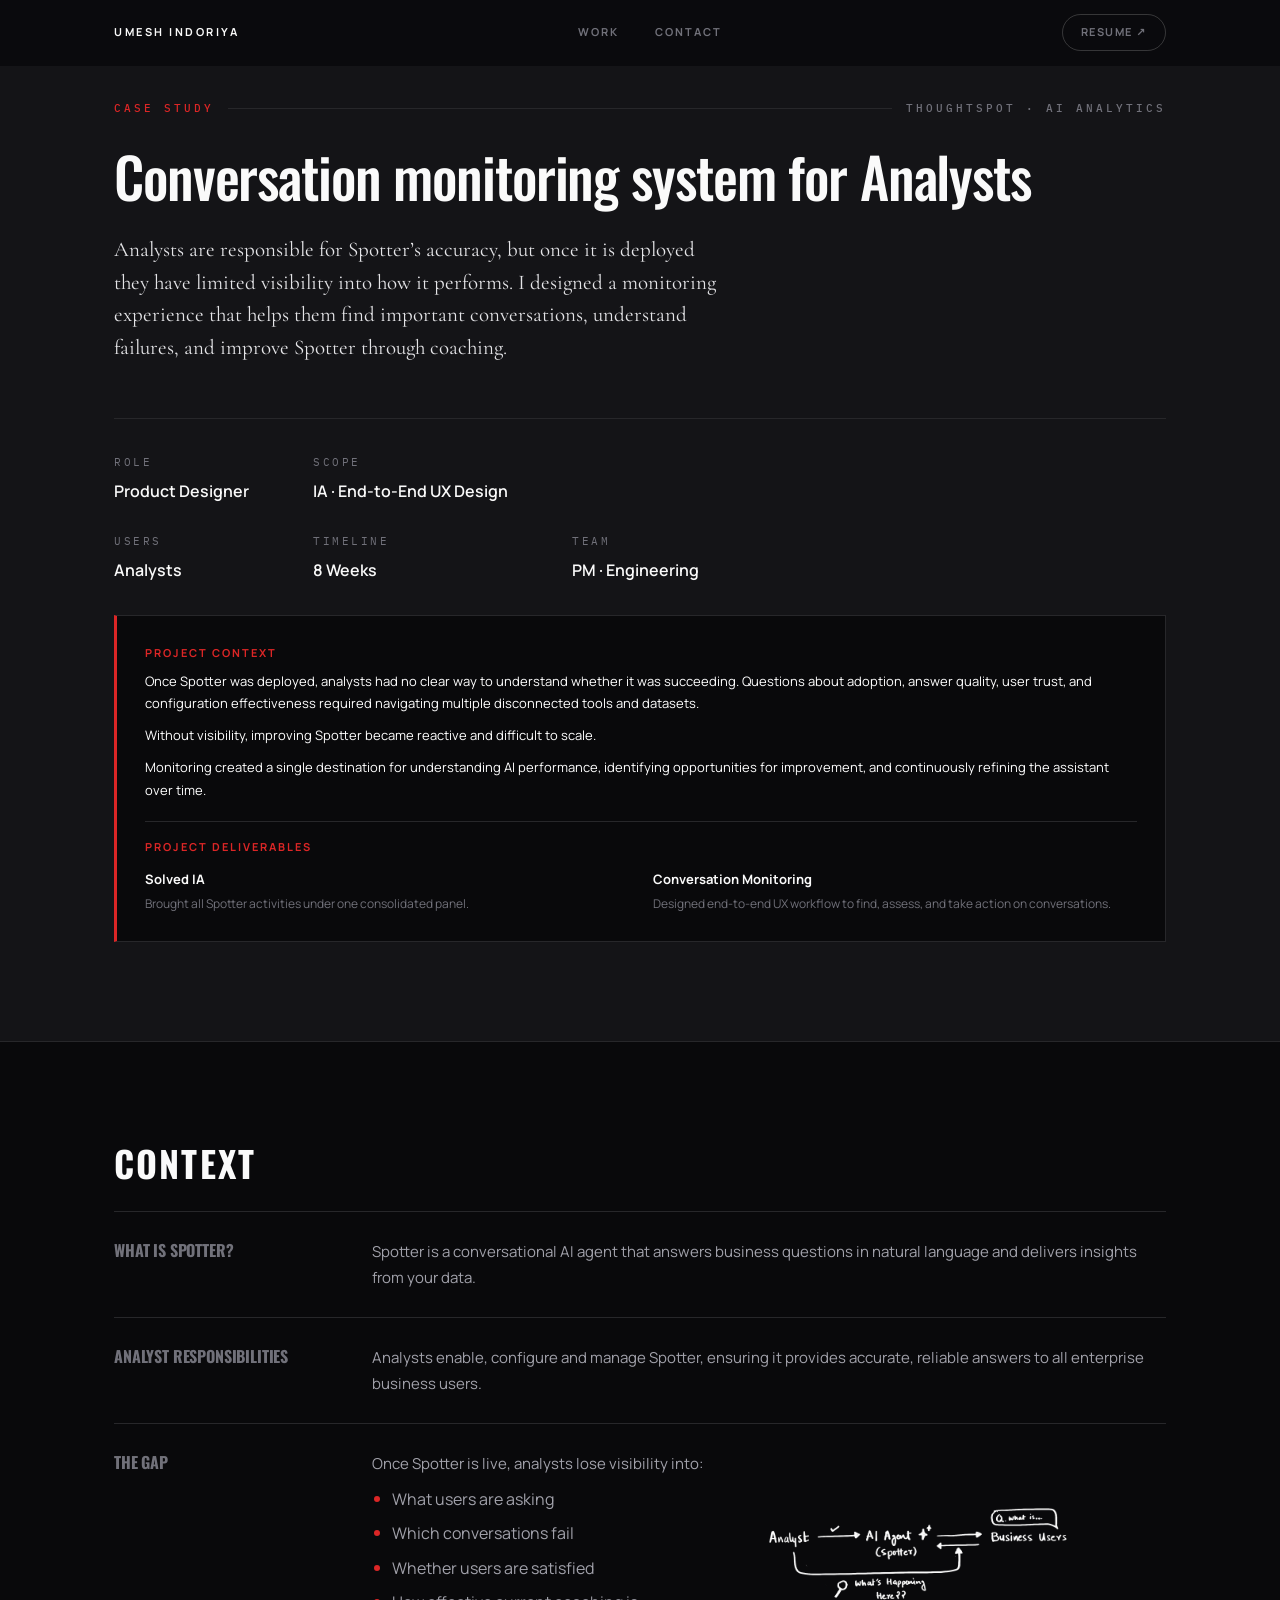
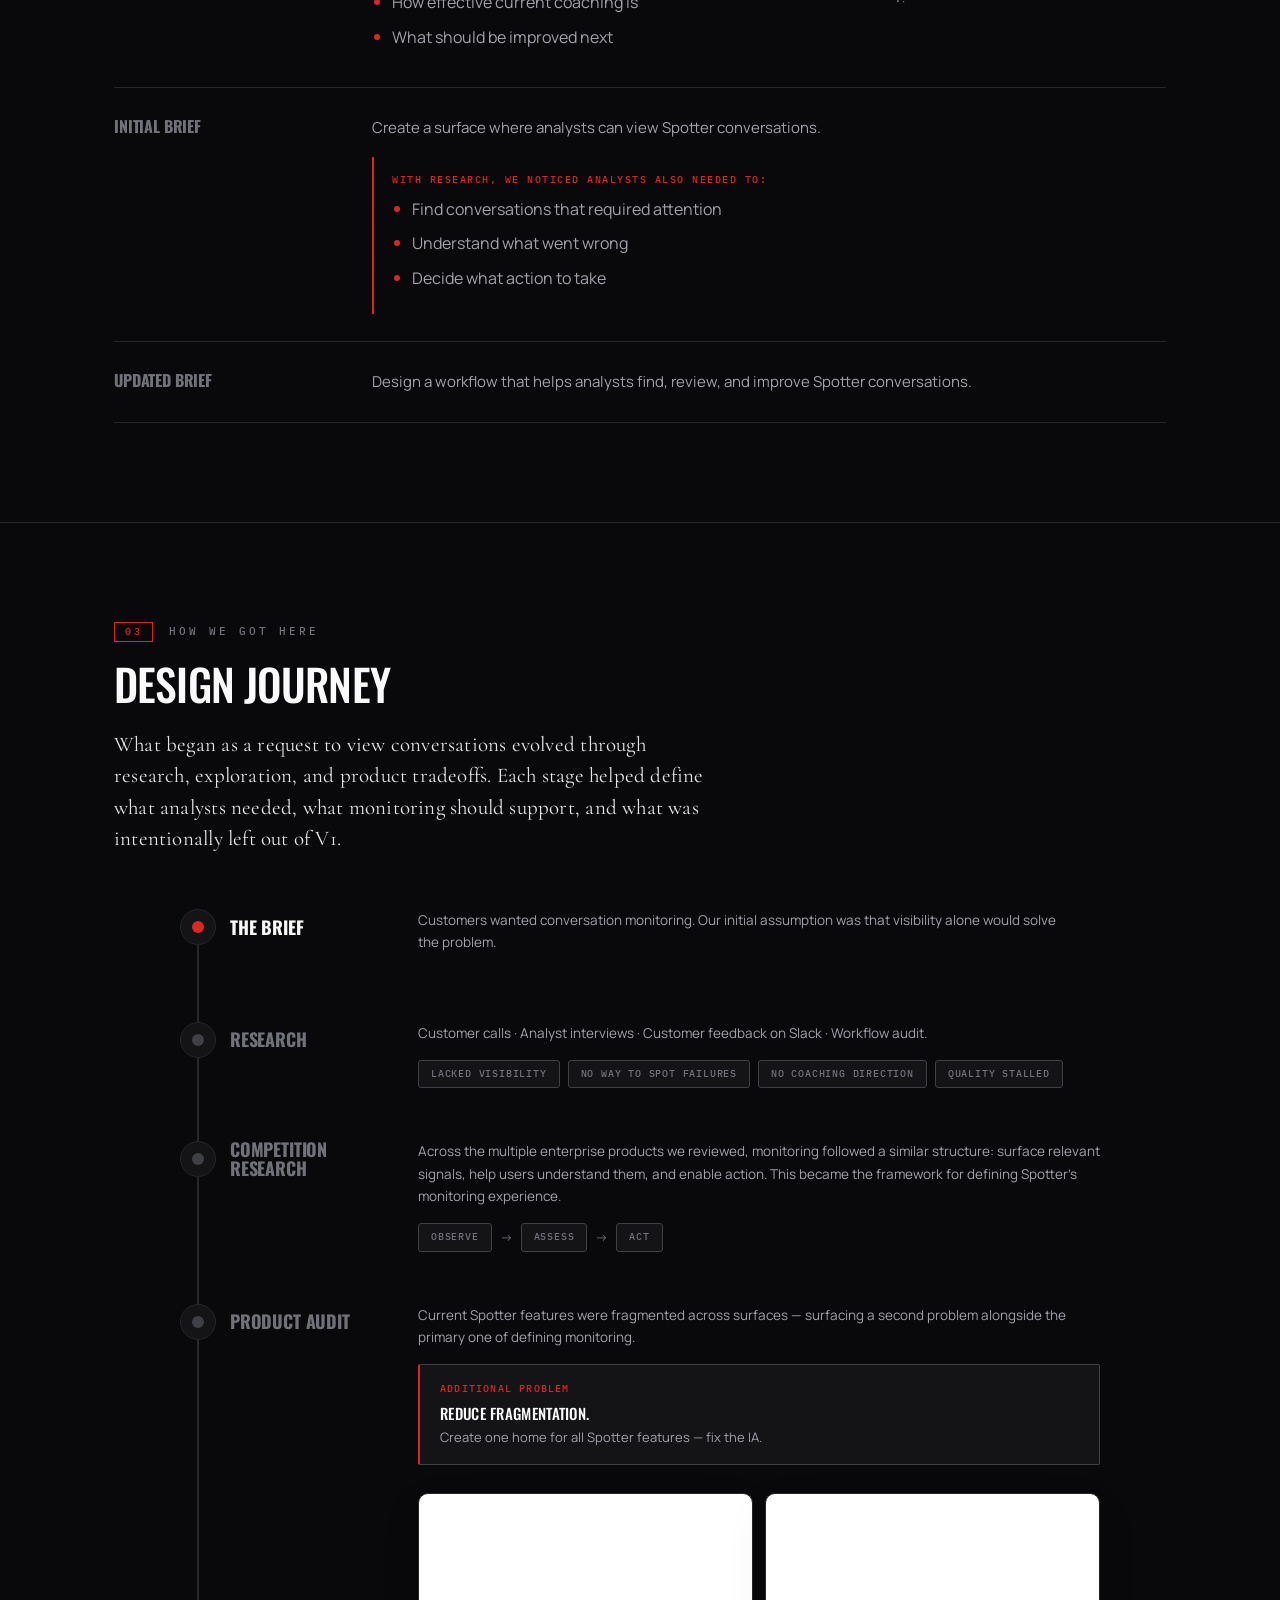
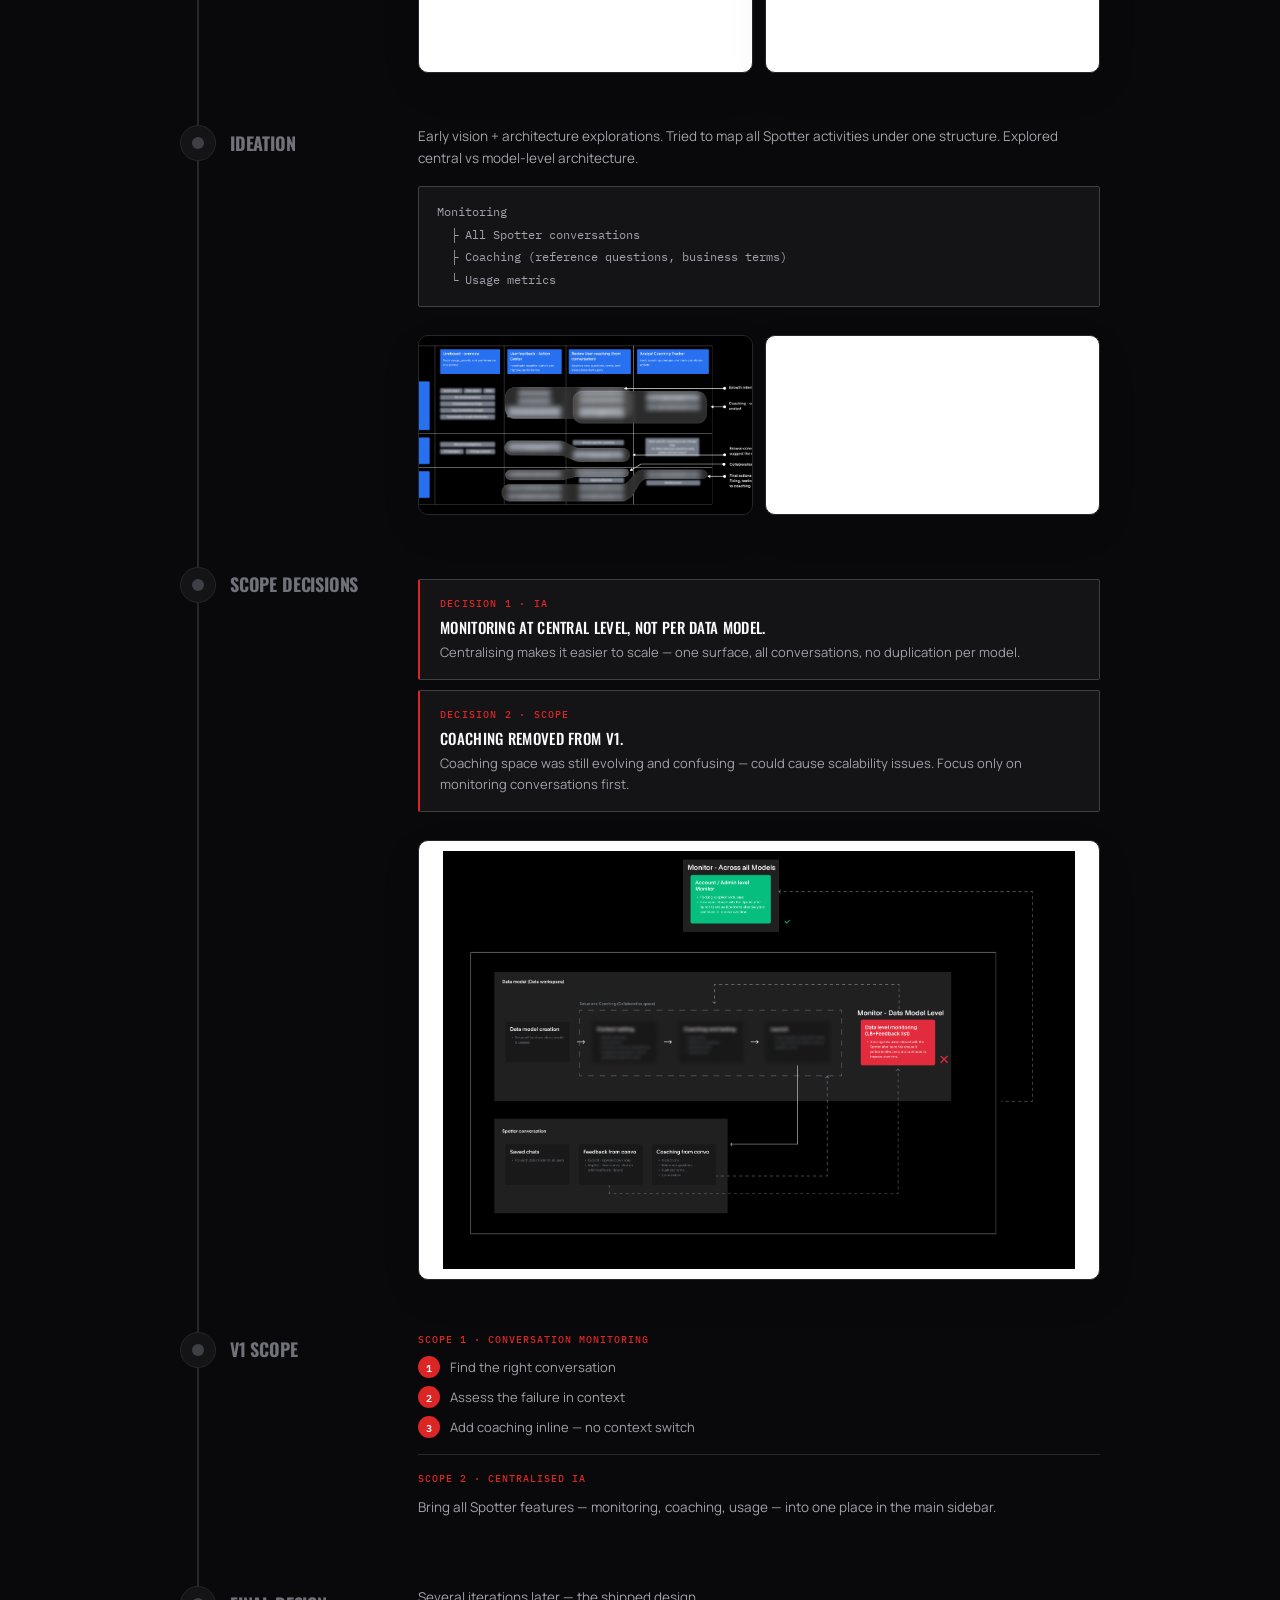
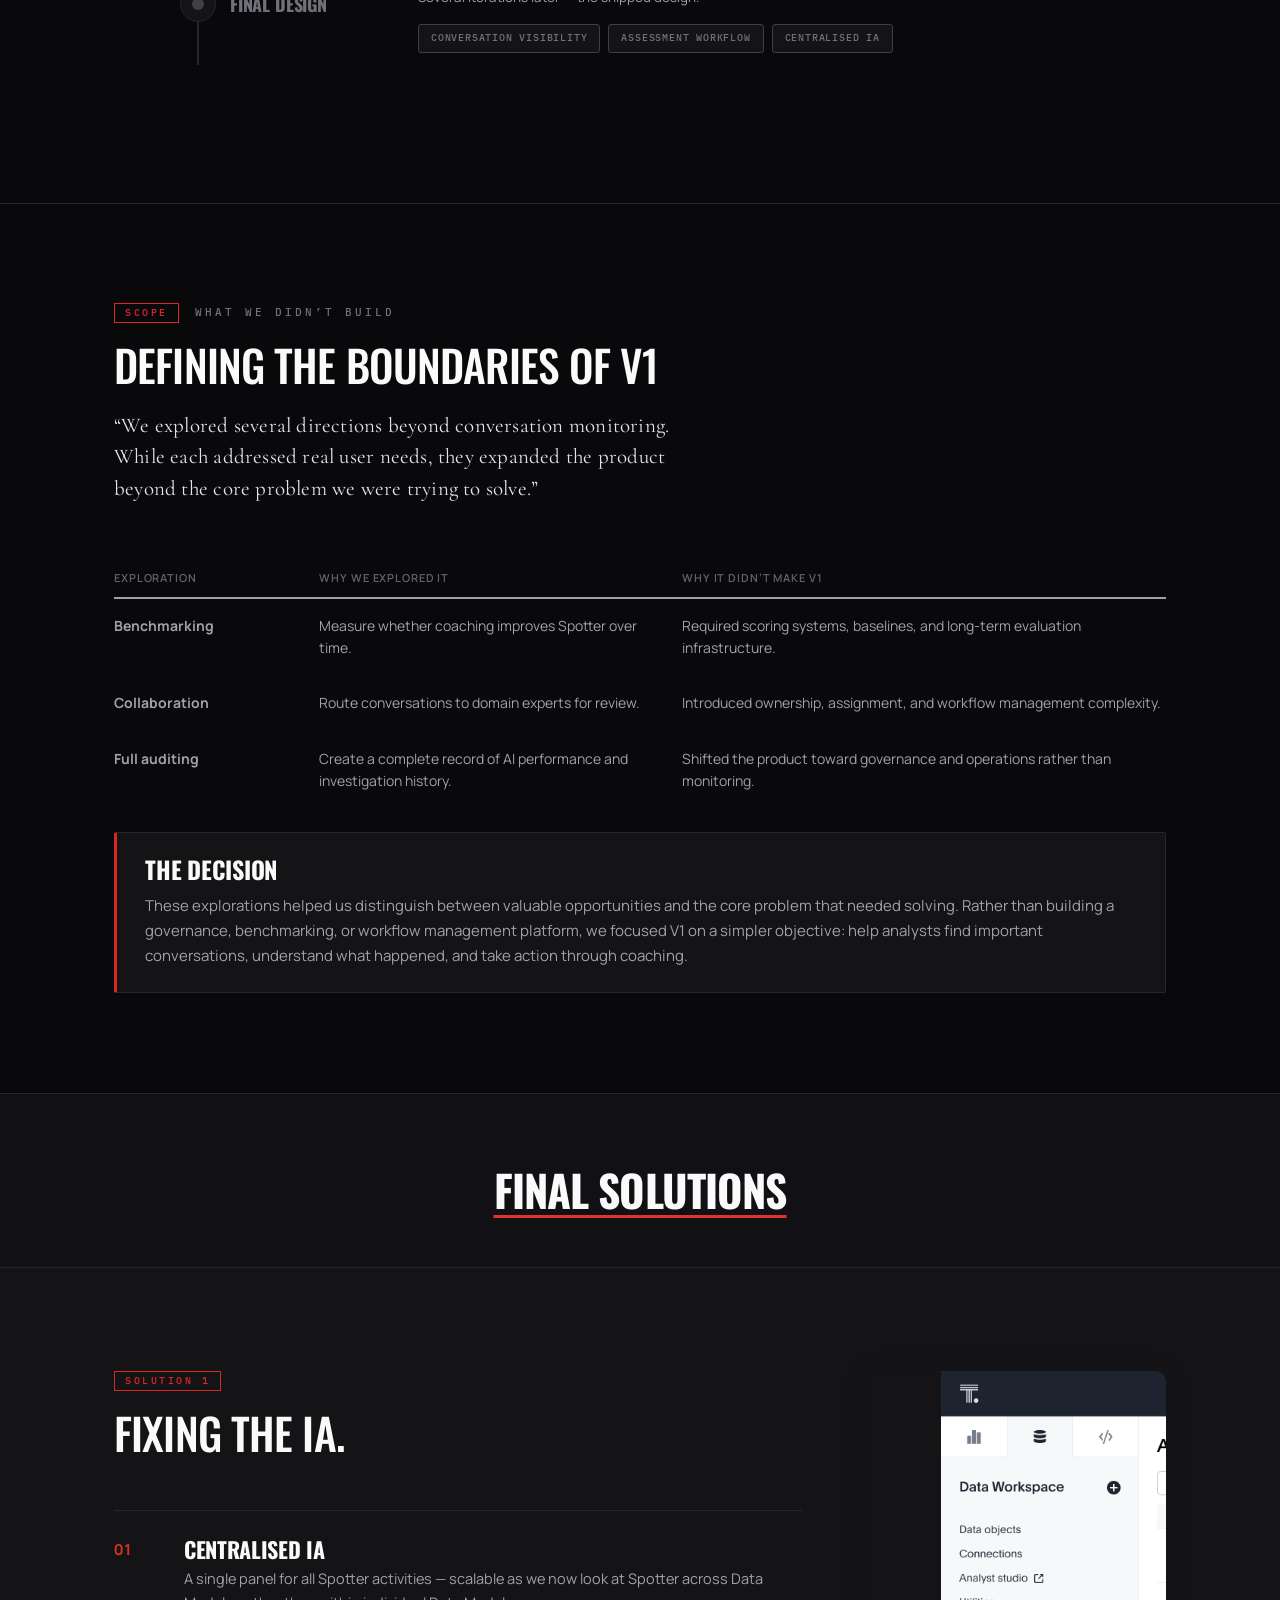
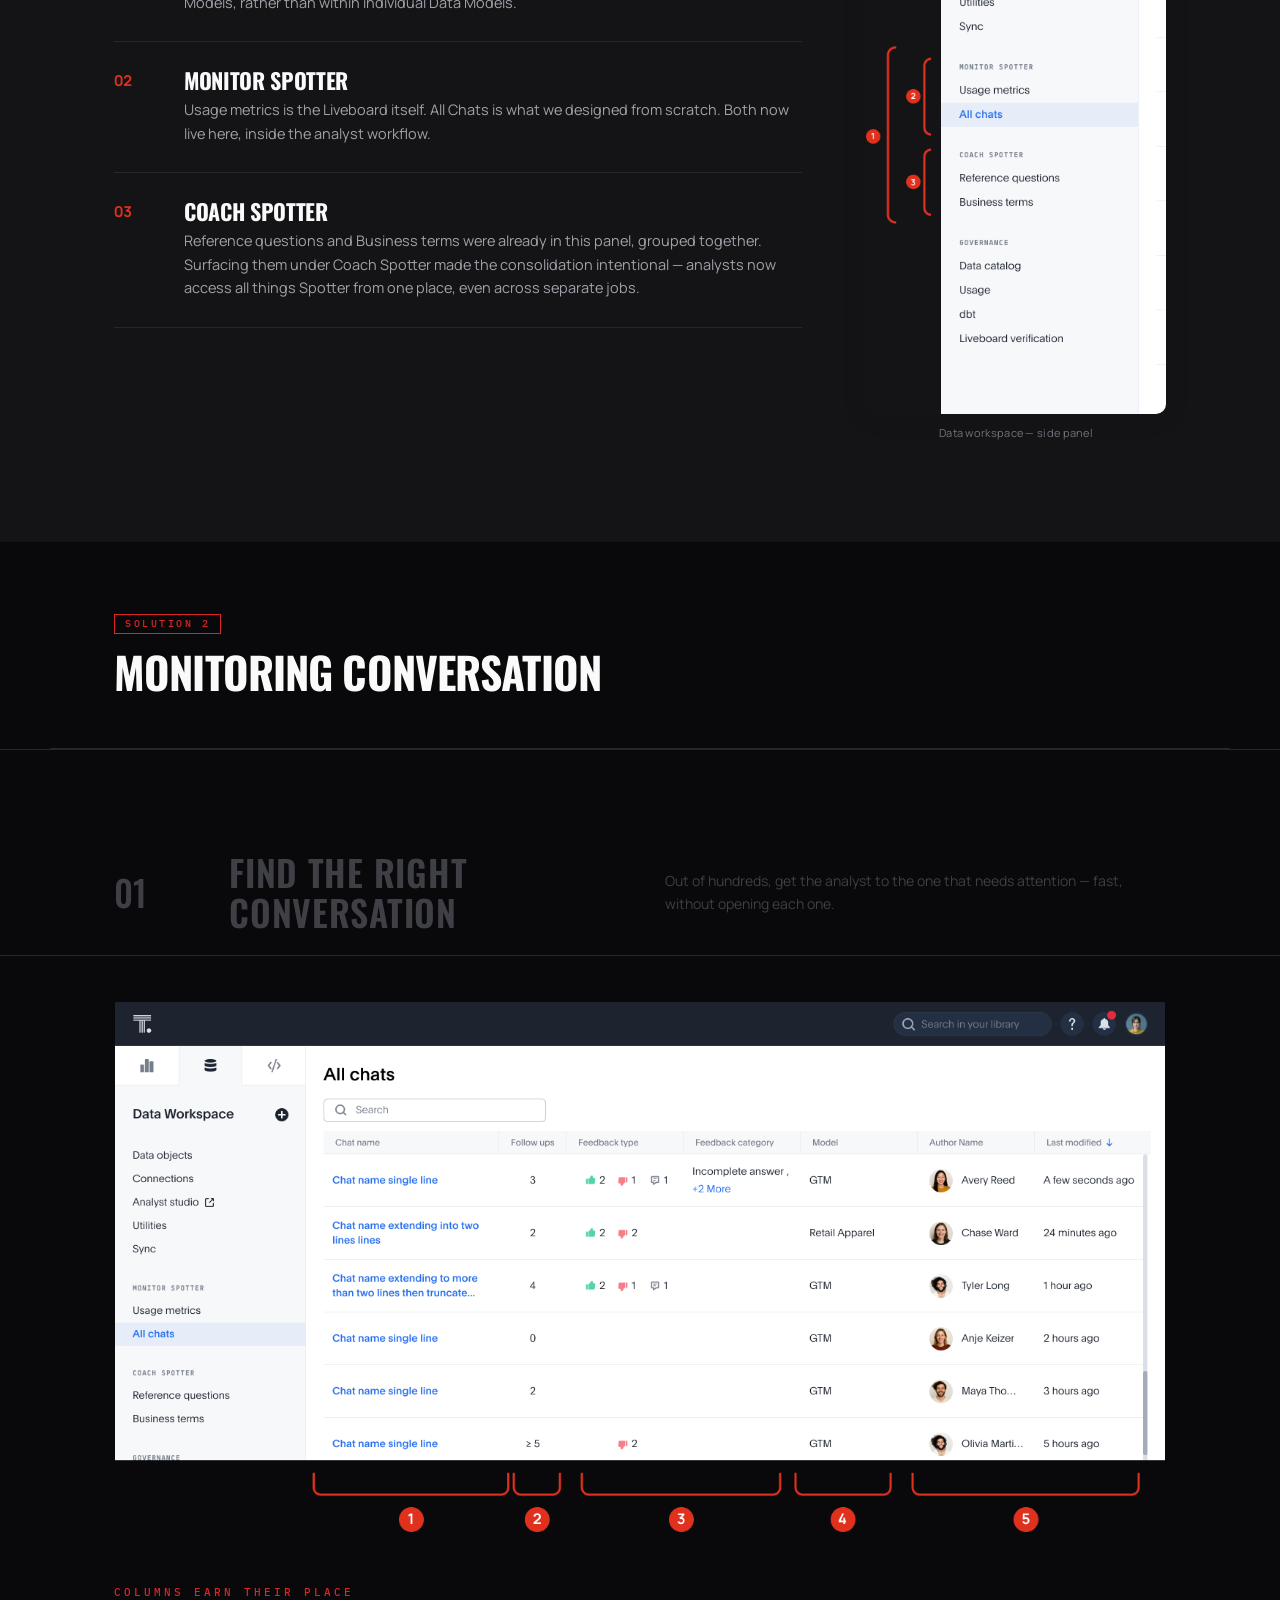
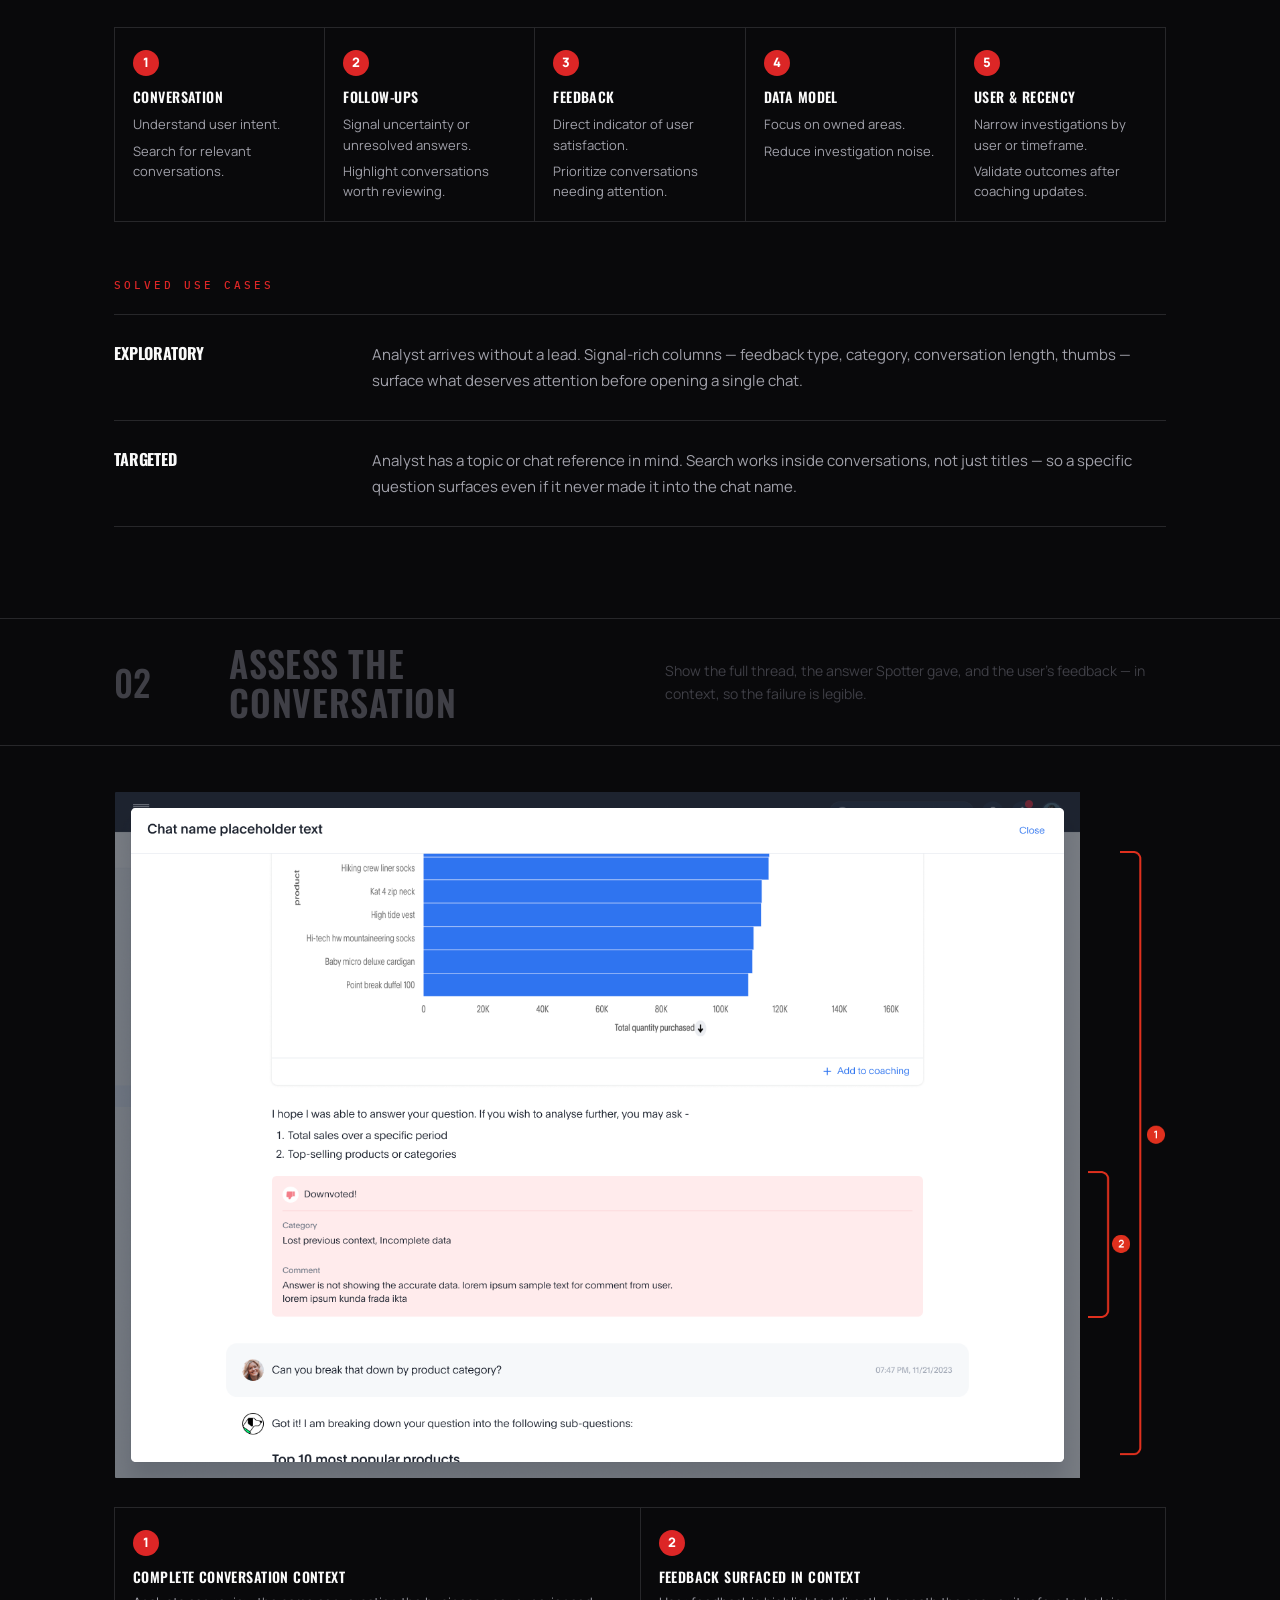
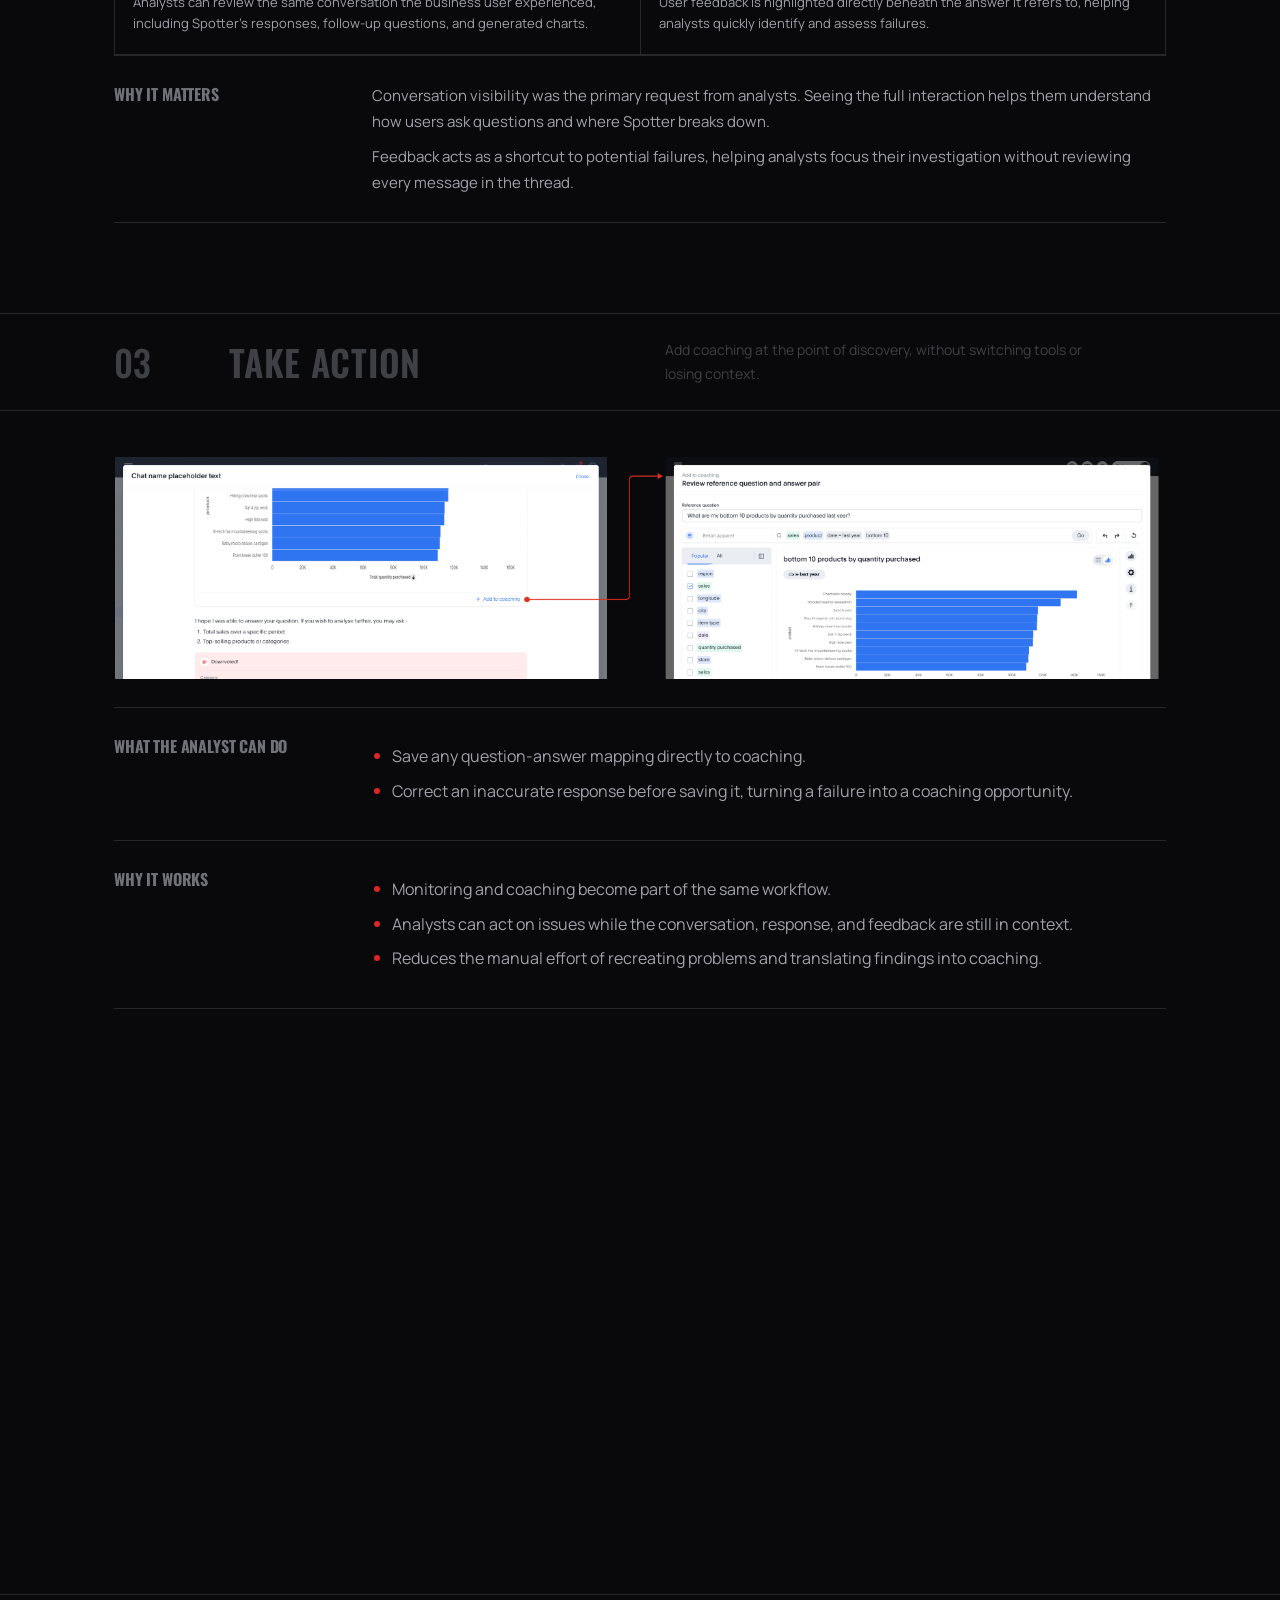
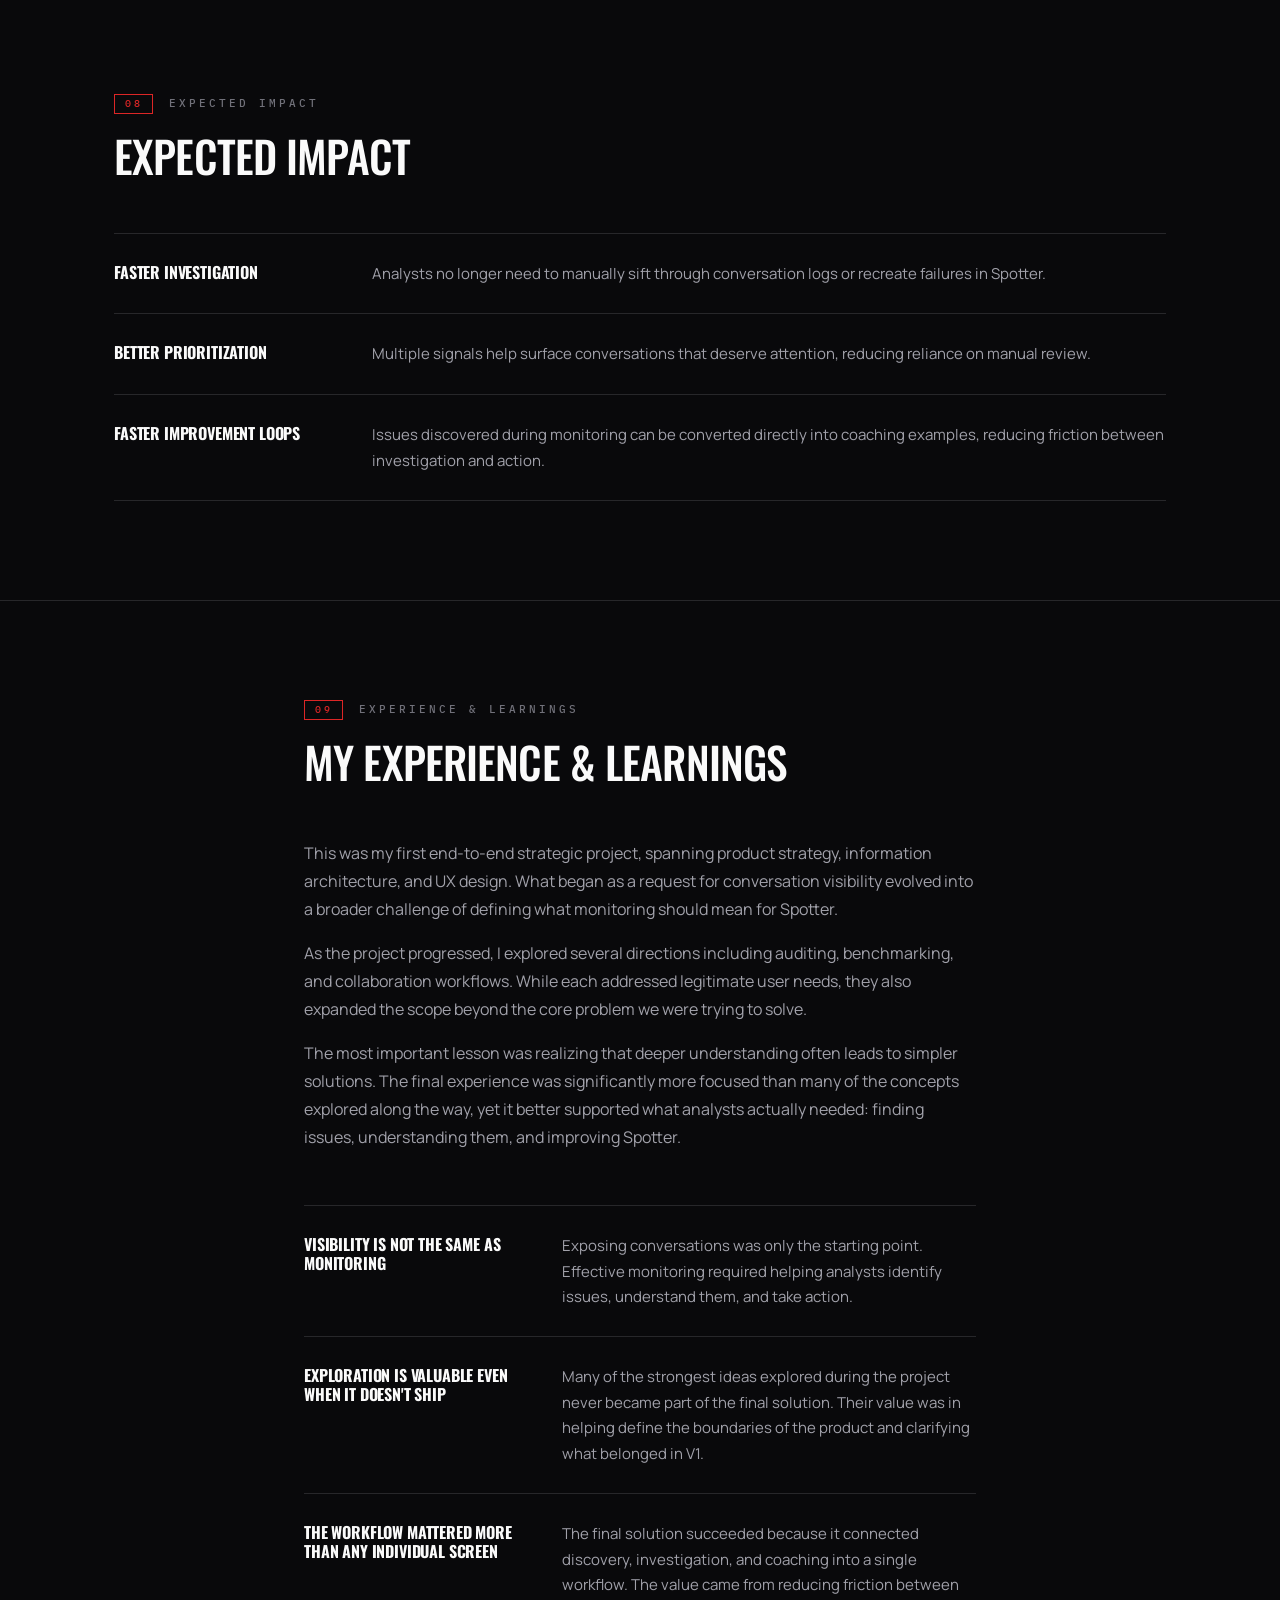
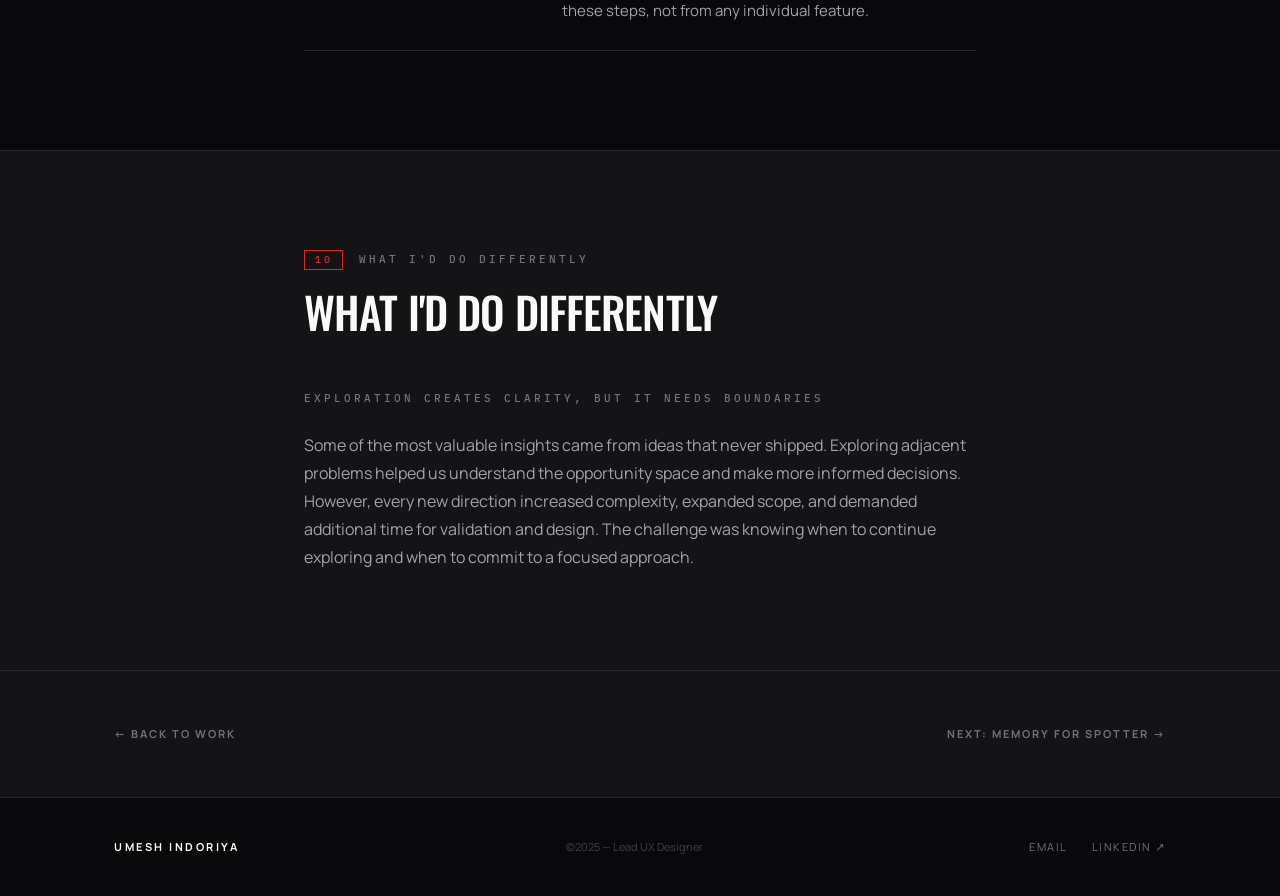
<file: work/monitoring-spotter.html>
﻿<!DOCTYPE html>
<html lang="en">
<head>
<meta charset="UTF-8">
<meta name="viewport" content="width=device-width, initial-scale=1.0, viewport-fit=cover">
<meta name="theme-color" content="#09090b">
<meta name="description" content="Monitoring Spotter — a case study on giving analysts one place to track, assess, and refine ThoughtSpot's AI analyst after launch.">
<title>Monitoring Spotter — Umesh Indoriya</title>
<script>document.documentElement.classList.add('js')</script>
<link rel="stylesheet" href="../css/design.css">
<style>
  /* Dock is at top — push hero content below it */
  .cs-hero{padding-top:clamp(96px,11vh,136px);}
  body{padding-bottom:0;}
  .v2tl{position:relative;max-width:920px;margin:8px auto 0;}
  .v2tl-row{display:grid;grid-template-columns:210px 1fr;gap:28px;padding-bottom:52px;position:relative;}
  .v2tl-left{position:sticky;top:96px;align-self:start;display:flex;align-items:center;gap:14px;}
  .v2tl-dot{width:36px;height:36px;border-radius:50%;background:var(--paper);border:1px solid var(--line);display:flex;align-items:center;justify-content:center;flex-shrink:0;z-index:1;}
  .v2tl-dot span{width:12px;height:12px;border-radius:50%;background:var(--faint);transition:background .25s;}
  .v2tl-row.is-active .v2tl-dot span{background:var(--accent);}
  .v2tl-title{font-size:18px;font-weight:800;letter-spacing:-.01em;color:var(--muted);transition:color .25s;}
  .v2tl-row.is-active .v2tl-title{color:var(--ink);}
  .v2tl-content p{font-size:13.5px;color:var(--body);line-height:1.65;margin:0 0 16px;}
  .v2tl-grid{display:grid;grid-template-columns:1fr 1fr;gap:12px;}
  .v2tl-grid--one{grid-template-columns:1fr;}
  .v2tl-grid img{width:100%;height:180px;object-fit:cover;border-radius:10px;border:1px solid var(--line);background:#fff;box-shadow:0 1px 2px rgba(20,20,26,.05),0 14px 44px rgba(20,20,26,.07);}
  .v2tl-grid--one img{height:auto;max-height:440px;object-fit:contain;padding:10px;}
  .v2tl::before{content:'';position:absolute;left:17px;top:6px;bottom:40px;width:2px;background:var(--line);}
  .v2tl-beam{position:absolute;left:17px;top:6px;width:2px;height:0;border-radius:2px;background:linear-gradient(to bottom,var(--accent),#8b7bf0);box-shadow:0 0 12px rgba(91,75,214,.35);}
  @media(max-width:760px){
    .v2tl-row{grid-template-columns:1fr;gap:10px;}
    .v2tl-left{position:relative;top:0;margin-bottom:6px;}
    .v2tl-content{padding-left:50px;}
    .v2tl-grid img{height:140px;}
  }

  /* ── IA Annotated Screenshot ─────────────────────────────────── */
  .ia-annotate{display:grid;grid-template-columns:300px 1fr;gap:48px;align-items:start;margin-top:40px;}
  .ia-screen-wrap{position:relative;}
  .ia-screen-crop{
    width:280px;height:700px;
    background-color:#1a1e2e;
    background-image:url('../images/19-all-chats-nav.png');
    background-size:1400px auto;background-position:0 0;background-repeat:no-repeat;
    border-radius:10px;
    box-shadow:0 2px 24px rgba(20,20,26,.14);
    position:relative;
  }
  .ia-badge{
    position:absolute;width:24px;height:24px;border-radius:50%;
    background:#f59e0b;color:#fff;font-size:11px;font-weight:800;
    display:flex;align-items:center;justify-content:center;
    box-shadow:0 0 0 3px rgba(245,158,11,.28),0 2px 8px rgba(0,0,0,.28);
    transform:translate(-50%,-50%);
  }
  .ia-screen-cap{font-size:11px;color:var(--muted);text-align:center;margin-top:10px;letter-spacing:.3px;}
  .ia-legend{display:flex;flex-direction:column;gap:20px;padding-top:4px;}
  .ia-leg-row{display:flex;gap:16px;align-items:start;}
  .ia-leg-badge{width:28px;height:28px;border-radius:50%;background:#f59e0b;color:#fff;font-size:12px;font-weight:800;display:flex;align-items:center;justify-content:center;flex-shrink:0;margin-top:2px;}
  .ia-leg-body strong{font-size:15px;font-weight:800;color:var(--ink);display:block;margin-bottom:6px;}
  .ia-leg-body p{font-size:14px;color:var(--body);line-height:1.55;margin:0;}
  .ia-leg-note{background:var(--faint);border-left:3px solid var(--green);border-radius:0 8px 8px 0;padding:14px 16px;font-size:13px;color:var(--body);line-height:1.5;margin-top:4px;}
  .ia-leg-note .tag{display:inline-block;margin-bottom:8px;}
  @media(max-width:800px){.ia-annotate{grid-template-columns:1fr;}}

  /* ── Journey timeline — consistent inner blocks (shared with v2tl) ── */
  .v2tl-content .tl-chips{display:flex;flex-wrap:wrap;gap:8px;margin:4px 0 0;}
  .v2tl-content .tl-chip{font-family:var(--font-mono);font-size:10px;font-weight:500;letter-spacing:.08em;background:var(--paper);color:var(--muted);border:1px solid var(--line-2);border-radius:3px;padding:5px 12px;text-transform:uppercase;}
  .v2tl-content .tl-arrow{align-self:center;color:var(--muted);font-size:13px;}
  .v2tl-content .tl-callout{background:var(--paper);border:1px solid var(--line-2);border-left:2px solid var(--accent);border-radius:var(--radius);padding:16px 20px;margin-top:12px;}
  .v2tl-content .tl-callout + .tl-callout{margin-top:10px;}
  .v2tl-content .tl-clabel{font-family:var(--font-mono);font-size:10px;font-weight:500;letter-spacing:.12em;text-transform:uppercase;color:var(--accent);display:block;margin-bottom:8px;}
  .v2tl-content .tl-callout h4{font-family:var(--font-head);font-size:15px;font-weight:500;text-transform:uppercase;letter-spacing:.02em;margin:0 0 6px;color:var(--ink);}
  .v2tl-content .tl-callout p{font-size:13px;color:var(--body);line-height:1.6;margin:0;}
  .v2tl-content .tl-tree{font-family:var(--font-mono);font-size:12px;line-height:1.9;color:var(--body);background:var(--paper);border:1px solid var(--line-2);border-radius:var(--radius);padding:14px 18px;margin-top:12px;}
  .v2tl-content .tl-steps{display:flex;flex-direction:column;gap:8px;margin-top:8px;}
  .v2tl-content .tl-step{display:flex;align-items:center;gap:10px;font-size:13px;color:var(--body);}
  .v2tl-content .tl-step-num{width:22px;height:22px;border-radius:50%;background:var(--accent);color:#fff;font-family:var(--font-mono);font-size:10px;font-weight:600;display:flex;align-items:center;justify-content:center;flex-shrink:0;}
  .v2tl-content .tl-scope-label{font-family:var(--font-mono);font-size:10px;font-weight:500;letter-spacing:.1em;text-transform:uppercase;color:var(--accent);display:block;margin:0 0 8px;}
  .v2tl-content .tl-scope + .tl-scope{margin-top:16px;border-top:1px solid var(--line);padding-top:16px;}
  .v2tl-grid{margin-top:28px;}

  /* ── Torch / flashlight hero (white inverted spotlight) ─────────── */
  .torch{position:relative;min-height:100vh;background:#050506;overflow:hidden;cursor:none;isolation:isolate;}
  .torch *{cursor:none;}
  /* the pure-white torch disc that follows the cursor */
  .torch-spot{position:absolute;inset:0;z-index:1;pointer-events:none;
    background:radial-gradient(circle var(--torch-r,165px) at var(--mx,74%) var(--my,40%),
      #ffffff 0%,#ffffff 98%,rgba(255,255,255,0) 99%);
    transition:opacity .25s;}
  .torch.is-out .torch-spot{opacity:0;}
  /* scattered items — dark ink, masked so they only appear inside the white disc */
  .torch-scatter{position:absolute;inset:0;z-index:2;pointer-events:none;
    -webkit-mask:radial-gradient(circle var(--torch-r,165px) at var(--mx,74%) var(--my,40%),#000 0%,#000 97%,transparent 98%);
            mask:radial-gradient(circle var(--torch-r,165px) at var(--mx,74%) var(--my,40%),#000 0%,#000 97%,transparent 98%);}
  .torch.is-out .torch-scatter{opacity:0;}
  .torch-item{position:absolute;transform:translate(-50%,-50%);text-align:center;font-weight:800;letter-spacing:-.01em;line-height:1.15;user-select:none;}
  .torch-item--chip{background:#d6322b;color:#fff;border-radius:50%;width:118px;height:118px;display:flex;align-items:center;justify-content:center;font-size:14px;padding:10px;}
  .torch-item--note{font-size:16px;font-weight:700;color:#14141a;max-width:240px;}
  /* always-visible headline — blend-inverts over the white disc so it stays readable */
  .torch-fixed{position:relative;z-index:3;pointer-events:none;max-width:1100px;margin:0 auto;
    padding:clamp(120px,18vh,220px) clamp(24px,6vw,80px) 0;mix-blend-mode:difference;}
  .torch-ey{font-size:11px;font-weight:800;letter-spacing:3px;text-transform:uppercase;color:#7a7975;margin:0 0 26px;}
  .torch-h1{font-size:clamp(40px,6.4vw,94px);font-weight:800;letter-spacing:-.02em;line-height:.98;color:#fff;margin:0;text-transform:uppercase;}
  .torch-sub{font-size:clamp(20px,3vw,34px);font-weight:400;color:#cfcecb;margin:18px 0 0;letter-spacing:-.01em;}
  .torch-hint{position:absolute;left:50%;bottom:42px;transform:translateX(-50%);z-index:3;pointer-events:none;
    font-size:12px;letter-spacing:2px;text-transform:uppercase;color:#56554f;display:flex;align-items:center;gap:10px;}
  .torch-hint .torch-dot{width:7px;height:7px;border-radius:50%;background:#d6322b;animation:torchPulse 1.8s ease-in-out infinite;}
  @keyframes torchPulse{0%,100%{opacity:.3;}50%{opacity:1;}}
  @media(max-width:760px){
    .torch{min-height:auto;padding-bottom:60px;cursor:auto;}
    .torch *{cursor:auto;}
    .torch-spot,.torch-hint{display:none;}
    .torch-fixed{mix-blend-mode:normal;}
    .torch-scatter{position:relative;display:flex;flex-wrap:wrap;gap:14px;justify-content:center;padding:30px 20px 0;
      -webkit-mask:none;mask:none;}
    .torch-item{position:static;transform:none;}
    .torch-item--note{color:#c9c8c4;}
  }

  /* ════════════════════════════════════════════════════════════════
     V2 DESIGN KIT — minimal, single-colour (red / white / black).
     Scoped to [] so V1 is untouched. Re-themes the
     accent to red, flattens cards, and tightens section headers.
     ════════════════════════════════════════════════════════════════ */
  []{ --accent:#E0301E; --accent-2:#b31d10; --accent-soft:#fdecea; --accent-line:#f1c7c2; }
  /* wide section headers — run across the space, never a tall narrow block */
  .s-head h2{ font-size:clamp(28px,3.4vw,44px); max-width:30ch; line-height:1.08; letter-spacing:-.02em; }
  .s-head__top .s-num{ color:var(--accent); }
  /* flat minimal cards */
  .card{ background:#fff; border:1px solid var(--line); border-radius:8px; box-shadow:none; }
  .card-label{ color:var(--accent); }

  /* ── R2 hierarchy components (used inside V2 slides) ── */
  /* before → after evolution band (the primary focal block) */
  .r2-evolve{display:grid;grid-template-columns:1fr 56px 1.2fr;border:1px solid var(--line);border-radius:10px;overflow:hidden;background:#fff;margin-top:4px;}
  .r2-cell{padding:clamp(22px,2.8vw,34px);}
  .r2-cell--from{background:#faf9f7;}
  .r2-cell--to{background:#fff;box-shadow:inset 4px 0 0 #E0301E;}
  .r2-arrow{display:flex;align-items:center;justify-content:center;background:#faf9f7;color:#E0301E;font-size:20px;border-left:1px solid var(--line);border-right:1px solid var(--line);}
  .r2-elabel{display:block;font-size:11px;letter-spacing:2px;font-weight:800;text-transform:uppercase;margin-bottom:14px;color:#9a9a93;}
  .r2-cell--to .r2-elabel{color:#E0301E;}
  .r2-cell p{margin:0;font-size:15px;line-height:1.55;color:var(--ink);}
  .r2-cell--from p{color:#76756f;}
  .r2-flow{font-weight:800 !important;font-size:clamp(18px,2.1vw,24px) !important;letter-spacing:-.01em;margin-top:12px !important;color:var(--ink) !important;}
  /* secondary supporting row (de-emphasised, sits below the primary) */
  .r2-sub{display:grid;grid-template-columns:1.55fr 1fr;gap:16px;margin-top:16px;}
  .r2-sub .card{background:#faf9f7;}
  .r2-sub .card-label{color:#9a9a93;}
  /* header + visual paired across the width (kills dead space) */
  .r2-split{display:grid;grid-template-columns:1.05fr .95fr;gap:clamp(28px,4.5vw,64px);align-items:center;margin-bottom:clamp(30px,5vh,56px);}
  .r2-lead .s-head__top{display:flex;align-items:baseline;gap:14px;margin-bottom:16px;}
  .r2-lead h2{font-size:clamp(30px,3.6vw,48px);line-height:1.04;letter-spacing:-.02em;margin:0;max-width:none;font-weight:800;}
  .r2-diagram{background:#fff;border:1px solid var(--line);border-radius:12px;padding:clamp(18px,2.4vw,28px);}
  /* orientation (small/secondary) vs the gap (large/primary) */
  .r2-context{display:grid;grid-template-columns:1fr 1.5fr;gap:16px;align-items:start;}
  .r2-facts{display:grid;gap:16px;}
  .card--mini{padding:18px 20px !important;background:#faf9f7;}
  .card--mini .card-label{color:#9a9a93;}
  .card--mini p{margin:0;font-size:14px;line-height:1.5;}
  .r2-gap{border:1px solid var(--accent-line) !important;box-shadow:inset 4px 0 0 #E0301E;}
  /* card-free key points — left stack vs the gap (no card chrome) */
  .r2-keys{display:grid;grid-template-columns:1fr 1fr;gap:clamp(28px,5vw,72px);margin:clamp(28px,4.5vh,48px) 0;align-items:start;}
  .r2-keys__col{display:grid;gap:clamp(22px,3vh,34px);align-content:start;}
  .r2-key{border-top:2px solid var(--ink);padding-top:14px;}
  .r2-key--accent{border-top-color:#E0301E;}
  .r2-key__label{display:block;font-size:11px;font-weight:800;letter-spacing:2px;text-transform:uppercase;color:#9a9a93;margin-bottom:10px;}
  .r2-key--accent .r2-key__label{color:#E0301E;}
  .r2-keys p{margin:0;font-size:15px;line-height:1.6;color:var(--body);}
  /* full-width supporting diagram (sits at the bottom of a slide) */
  .r2-diagram-wide{margin-top:6px;}
  .r2-diagram-wide svg{width:100%;max-width:740px;display:block;}
  .r2-diagram-cap{font-size:13px;color:var(--muted);margin:14px 0 0;}
  /* context slide — two-column table layout */
  .ctx-title{font-size:clamp(22px,2.8vw,36px);font-weight:700;letter-spacing:.06em;text-transform:uppercase;line-height:1.2;margin:0 0 clamp(20px,3vh,32px);}
  .ctx-gap-img{filter:invert(1);}
  .ctx-row{display:grid;grid-template-columns:220px 1fr;gap:clamp(24px,3vw,48px);padding:clamp(20px,3vh,32px) 0;border-top:1px solid var(--line);}
  .ctx-row:last-of-type{border-bottom:1px solid var(--line);}
  .ctx-row__label{font-family:var(--font-head);font-size:16px;font-weight:700;letter-spacing:-.01em;text-transform:uppercase;color:var(--muted);line-height:1.2;padding-top:2px;}
  .ctx-row__content{font-size:15px;line-height:1.65;color:var(--body);}
  .ctx-row__content p{margin:0;}
  .ctx-indent{margin-top:16px;padding:14px 18px;border-left:2px solid var(--accent);margin-left:0;}
  .ctx-indent__label{font-family:var(--font-mono);font-size:10px;font-weight:500;letter-spacing:.15em;text-transform:uppercase;color:var(--accent);margin:0 0 10px;display:block;}
  .ctx-row__content--with-img{display:flex;gap:clamp(20px,3vw,40px);align-items:center;}
  .ctx-gap-img{flex-shrink:0;width:clamp(240px,38%,380px);object-fit:contain;margin-left:clamp(16px,2vw,32px);}
  @media(max-width:680px){.ctx-row{grid-template-columns:1fr;gap:10px;} .ctx-row__content--with-img{flex-direction:column;} .ctx-gap-img{width:100%;}}
  /* ── Mobile: 5-card column grid → 2 columns, last card full-width ── */
  @media(max-width:680px){
    .sol-col-grid{grid-template-columns:repeat(2,1fr) !important;}
    .sol-col-grid > div:last-child{grid-column:1/-1;}
  }
  @media(max-width:860px){
    .r2-split{grid-template-columns:1fr;gap:24px;}
    .r2-context{grid-template-columns:1fr;}
    .r2-keys{grid-template-columns:1fr;gap:28px;}
  }

  /* clean numbered list — no cards (process / steps) */
  .r2-list{margin-top:8px;border-top:1px solid var(--line);}
  .r2-list__row{display:grid;grid-template-columns:60px 1fr 1.3fr;gap:clamp(20px,4vw,56px);align-items:start;padding:clamp(22px,3vh,34px) 0;border-bottom:1px solid var(--line);}
  .r2-list__num{font-size:15px;font-weight:700;color:#c2c1ba;font-variant-numeric:tabular-nums;}
  .r2-list__title{font-size:clamp(17px,1.9vw,22px);font-weight:800;letter-spacing:-.015em;color:var(--ink);}
  .r2-list__desc{font-size:14.5px;line-height:1.62;color:var(--body);margin:0;}
  .r2-list__row--accent .r2-list__num{color:#E0301E;}
  /* clean column key-points — no cards (rule on top, label, text) */
  .r2-cols{display:grid;grid-template-columns:repeat(3,1fr);gap:clamp(22px,3vw,44px);margin-top:8px;}
  .r2-cols--2{grid-template-columns:1fr 1fr;}
  .r2-cols__item{border-top:2px solid var(--ink);padding-top:16px;}
  .r2-cols__item--accent{border-top-color:#E0301E;}
  .r2-cols__label{display:block;font-size:11px;font-weight:800;letter-spacing:2px;text-transform:uppercase;color:#9a9a93;margin-bottom:10px;}
  .r2-cols__item--accent .r2-cols__label{color:#E0301E;}
  .r2-cols p{margin:0;font-size:14px;line-height:1.6;color:var(--body);}
  /* annotated screenshot split — numbered list (left) + screenshot (right) */
  .r2-iasplit{display:grid;grid-template-columns:1fr 300px;gap:clamp(32px,5vw,72px);align-items:start;margin-top:4px;}
  .r2-iasplit__media{display:flex;justify-content:flex-end;}
  /* tight 2-column list variant: [num] [title over desc] */
  .r2-list--tight .r2-list__row{grid-template-columns:52px 1fr;gap:18px;align-items:start;}
  .r2-list--tight .r2-list__num{color:#E0301E;}
  .r2-list--tight .r2-list__desc{margin-top:6px;}
  /* V2 theme clean-ups: keep everything red / white / black */
  .ia-badge,.ia-leg-badge{background:#E0301E;box-shadow:0 0 0 3px rgba(224,48,30,.22),0 2px 8px rgba(0,0,0,.28);}
  .ia-leg-note{border-left-color:#E0301E;}
  .tag-green{background:#fdecea;color:#b31d10;}
  [] ul.bullets.green li::before{background:#14141a;}

  /* ── Torch panel (contained flashlight-in-the-dark block) ── */
  .torch2{position:relative;height:clamp(360px,54vh,540px);background:#050506;border-radius:14px;overflow:hidden;cursor:none;margin-top:clamp(28px,4vh,44px);}
  .torch2 *{cursor:none;}
  .torch2-spot{position:absolute;inset:0;z-index:1;pointer-events:none;
    background:radial-gradient(circle var(--torch-r,150px) at var(--mx,50%) var(--my,50%),#fff 0%,#fff 98%,rgba(255,255,255,0) 99%);transition:opacity .25s;}
  .torch2.is-out .torch2-spot{opacity:0;}
  .torch2-scatter{position:absolute;inset:0;z-index:2;pointer-events:none;
    -webkit-mask:radial-gradient(circle var(--torch-r,150px) at var(--mx,50%) var(--my,50%),#000 0%,#000 97%,transparent 98%);
            mask:radial-gradient(circle var(--torch-r,150px) at var(--mx,50%) var(--my,50%),#000 0%,#000 97%,transparent 98%);}
  .torch2.is-out .torch2-scatter{opacity:0;}
  .torch2-item{position:absolute;transform:translate(-50%,-50%);text-align:center;font-weight:800;letter-spacing:-.01em;line-height:1.15;user-select:none;}
  .torch2-item--chip{background:#d6322b;color:#fff;border-radius:50%;width:104px;height:104px;display:flex;align-items:center;justify-content:center;font-size:12.5px;padding:8px;}
  .torch2-item--note{color:#14141a;font-size:15px;font-weight:700;max-width:220px;}
  .torch2-label{position:absolute;left:22px;top:18px;z-index:3;pointer-events:none;font-size:11px;font-weight:800;letter-spacing:2px;text-transform:uppercase;color:#fff;mix-blend-mode:difference;}
  .torch2-hint{position:absolute;left:22px;bottom:18px;z-index:3;pointer-events:none;font-size:11px;letter-spacing:2px;text-transform:uppercase;color:#fff;mix-blend-mode:difference;display:flex;align-items:center;gap:9px;}
  .torch2-hint .torch2-dot{width:7px;height:7px;border-radius:50%;background:#d6322b;animation:torchPulse 1.8s ease-in-out infinite;}
  @media(max-width:760px){
    .torch2{height:auto;cursor:auto;padding:28px 20px;}
    .torch2 *{cursor:auto;}
    .torch2-spot,.torch2-hint{display:none;}
    .torch2-scatter{position:relative;display:flex;flex-wrap:wrap;gap:12px;justify-content:center;-webkit-mask:none;mask:none;}
    .torch2-item{position:static;transform:none;}
    .torch2-item--note{color:#c9c8c4;}
  }

  @media(max-width:760px){
    .r2-evolve{grid-template-columns:1fr;}
    .r2-arrow{height:46px;border:none;border-top:1px solid var(--line);border-bottom:1px solid var(--line);transform:rotate(90deg);}
    .r2-sub{grid-template-columns:1fr;}
    .r2-list__row{grid-template-columns:1fr;gap:6px;}
    .r2-list--tight .r2-list__row{grid-template-columns:52px 1fr;}
    .r2-cols,.r2-cols--2{grid-template-columns:1fr;}
    .r2-iasplit{grid-template-columns:1fr;}
    .r2-iasplit__media{justify-content:flex-start;}
  }

  /* ─── Solution stack (sticky headers, scrolling bodies) ─────────── */
  :root{--sol-dock:80px;--sol-bar:96px;}
  .sol-wrap{padding:0 !important;}
  .sol-stack{position:relative;}
  /* nested sections — each card wraps the next so its header stays stuck through all of it */
  .sol-card{position:relative;}
  /* Card 3 (last): whole card is sticky so body can't cross its own header.
     Bar reverts to relative — the sticky position is on the card itself. */
  .sol-card[data-sol="2"]{position:sticky;z-index:4;background:var(--bg);}
  .sol-card[data-sol="2"] > .sol-bar{position:relative !important;top:auto !important;}
  /* Spacer after card 3 gives it scroll-travel distance while "locked" */
  .sol-spacer{height:55vh;}
  /* only the BAR sticks; the body scrolls normally underneath it */
  .sol-bar{
    position:sticky;
    top:var(--sol-dock);            /* overridden per-card by JS for accumulation */
    z-index:5;                      /* always above the bodies scrolling behind it */
    background:var(--bg);           /* opaque — hides content passing behind it */
    border-top:1px solid var(--line);
    border-bottom:1px solid var(--line);
  }
  .sol-bar__in{
    max-width:var(--max-w);margin:0 auto;
    padding-left:var(--pad-x);padding-right:var(--pad-x);
    padding-top:24px;padding-bottom:24px;
    min-height:var(--sol-bar);box-sizing:border-box;
    display:grid;grid-template-columns:64px 1fr 1.3fr;
    gap:clamp(24px,4vw,56px);align-items:center;
  }
  /* lead bar sticks at the very top (top:0) and clears the floating dock with padding,
     so its opaque bg covers all the way up — no gap for content to peek through */
  .sol-card[data-sol="0"] > .sol-bar > .sol-bar__in{
    padding-top:calc(var(--sol-dock) + 22px);
  }
  .sol-num{
    font-family:var(--font-head);font-size:clamp(22px,2.8vw,40px);font-weight:500;
    letter-spacing:-.01em;color:var(--faint);line-height:1;transition:color .25s;
  }
  .sol-card.is-active > .sol-bar .sol-num{color:var(--accent);}
  .sol-title{
    font-family:var(--font-head);font-size:clamp(22px,2.8vw,40px);
    font-weight:600;text-transform:uppercase;letter-spacing:.02em;
    color:var(--faint);margin:0;line-height:1.1;transition:color .25s;
  }
  .sol-card.is-active > .sol-bar .sol-title{color:var(--ink);}
  .sol-desc{font-size:14px;line-height:1.65;color:var(--faint);margin:0;transition:color .25s;}
  .sol-card.is-active > .sol-bar .sol-desc{color:var(--body);}
  .sol-body{position:relative;z-index:1;background:var(--bg);}
  .sol-body__in{
    max-width:var(--max-w);margin:0 auto;
    padding-left:var(--pad-x);padding-right:var(--pad-x);
    padding-top:clamp(32px,5vh,64px);padding-bottom:clamp(56px,10vh,128px);
  }
  .sol-body .cs-img{background:transparent;border-color:transparent;}
  .accent-labels .ctx-row__label{color:var(--ink);}
  @media(max-width:760px){
    :root{--sol-dock:68px;--sol-bar:72px;}
    .sol-bar__in{grid-template-columns:40px 1fr;gap:16px;min-height:72px;padding-top:16px;padding-bottom:16px;}
    .sol-desc{display:none;}
    .sol-title{font-size:14px;}
  }
</style>
</head>
<body>

<a href="#main" class="skip-link">Skip to content</a>

<nav class="site-nav" role="navigation" aria-label="Main">
  <div class="nav-inner">
    <a href="../index.html" class="nav-logo">Umesh Indoriya</a>
    <div class="nav-links">
      <a href="../index.html#work">Work</a>
      <a href="../index.html#contact">Contact</a>
    </div>
    <a href="https://drive.google.com/file/d/1-habwW3CK3mAw6Fsq4u0IPKiehWsFm0N/view?usp=sharing" target="_blank" rel="noopener" style="font-size:11px; font-weight:700; letter-spacing:1.5px; text-transform:uppercase; color:var(--muted); border:1px solid rgba(255,255,255,0.18); border-radius:100px; padding:8px 18px; text-decoration:none; white-space:nowrap; transition:background .2s, color .2s, border-color .2s;" onmouseover="this.style.borderColor='var(--ink)'; this.style.color='var(--ink)';" onmouseout="this.style.borderColor='rgba(255,255,255,0.18)'; this.style.color='var(--muted)';">Resume ↗</a>
    <button class="nav-hamburger" aria-label="Open menu" aria-expanded="false">
      <span></span><span></span><span></span>
    </button>
  </div>
</nav>

<div class="nav-drawer" role="dialog" aria-label="Navigation">
  <a href="../index.html#work">Work</a>
  <a href="../index.html#contact">Contact</a>
</div>

<main id="main">

<!-- ───────── CANDIDATE · TORCH HERO (flashlight-in-the-dark intro) ───────── -->

<!-- Torch hero interaction -->
<script>
(function(){
  var hero=document.getElementById('torch-hero'); if(!hero) return;
  var raf=null,px=0,py=0;
  function apply(){ raf=null; hero.style.setProperty('--mx',px+'px'); hero.style.setProperty('--my',py+'px'); }
  hero.addEventListener('mousemove',function(e){
    var r=hero.getBoundingClientRect();
    px=e.clientX-r.left; py=e.clientY-r.top;
    if(!raf) raf=requestAnimationFrame(apply);
  });
  hero.addEventListener('mouseenter',function(){ hero.classList.remove('is-out'); });
  hero.addEventListener('mouseleave',function(){ hero.classList.add('is-out'); });
})();
</script>

<!-- ░░░░░░░░░░ CANDIDATE OPENING SLIDES — added for review, remove the ones not kept ░░░░░░░░░░ -->

<!-- ───────── CANDIDATE · SLIDE 1 (alt hero) ───────── -->

<!-- ───────── CANDIDATE · SLIDE 2 (alt context) ───────── -->

<!-- ───────── CANDIDATE · SLIDE 3 (reframing the challenge) ───────── -->

<!-- ░░░░░░░░░░ END CANDIDATE SLIDES ░░░░░░░░░░ -->

<!-- ══════════════════════════════════════════ HERO ══ -->

<!-- ══════════════════════════════════════════ STAT BAND ══ -->

<!-- ══════════════════════════════════════════ CONTEXT (zig-zag) ══ -->

<!-- ══════════════════════════════════════════ DISCOVERY ══ -->

<!-- ══════════════════════════════════════════ STRATEGY JOURNEY ══ -->

<!-- V1 journey timeline scroll beam -->
<script>
(function(){
  var tl=document.getElementById('v1-journey-timeline'); if(!tl) return;
  var beam=tl.querySelector('.v2tl-beam');
  var rows=tl.querySelectorAll('.v2tl-row');
  function update(){
    if(!tl.offsetParent) return;
    var rect=tl.getBoundingClientRect();
    var trigger=window.innerHeight*0.5;
    var h=Math.max(0,Math.min(tl.offsetHeight, trigger-rect.top));
    beam.style.height=h+'px';
    for(var i=0;i<rows.length;i++){
      var dot=rows[i].querySelector('.v2tl-dot').getBoundingClientRect();
      rows[i].classList.toggle('is-active',(dot.top-rect.top)<=h+4);
    }
  }
  window.addEventListener('scroll',update,{passive:true});
  window.addEventListener('resize',update);
  document.addEventListener('slidectl:versionchange',update);
  update();
})();
</script>

<!-- ══════════════════════════════════════════ WHAT MONITORING MEANS (journey) ══ -->

<!-- ══════════════════════════════════════════ CURRENT STATE / FRAGMENTATION ══ -->

<!-- ══════════════════════════════════════════ DECISION 1 ══ -->

<!-- ══════════════════════════════════════════ IA EXPLORATION (staggered grid) ══ -->

<!-- ══════════════════════════════════════════ DECISION 2 ══ -->

<!-- ══════════════════════════════════════════ DECISION 3 (comparison) ══ -->


<!-- ══════════════════════════════════════════ V1 FLOWS (journey) ══ -->

<!-- ══════════════════════════════════════════ SHIPPED · IA FIX ══ -->

<!-- ══════════════════════════════════════════ SHIPPED · ALL CHATS ══ -->

<!-- ══════════════════════════════════════════ SHIPPED · CONVERSATION DETAIL (zig-zag) ══ -->

<!-- ══════════════════════════════════════════ OUTCOMES ══ -->

<!-- ══════════════════════════════════════════ REFLECTION ══ -->

<!-- ╔══════════════════════════════════════════════════════════════╗
     ║  V2 MONITORING  —  alternate version ().       ║
     ║  Hidden by default via .; shown when the controller   ║
     ║  switches to V2. Independent copies — editing V2 ≠ touching V1.   ║
     ╚══════════════════════════════════════════════════════════════╝ -->

<!-- ───────── V2 · SLIDE 1 (hero) ───────── -->
<section class="section section--alt">
  <div class="wrap">    <div class="cs-hero__label fade-up">
      <span class="label">Case study</span>
      <span class="cs-hero__rule"></span>
      <span class="label" style="color:var(--muted);">ThoughtSpot · AI Analytics</span>
    </div>
    <h1 class="fade-up" style="margin:8px 0 0; text-transform:none;">Conversation monitoring system for Analysts</h1>
    <p class="cs-hero-sub fade-up">Analysts are responsible for Spotter&rsquo;s accuracy, but once it is deployed they have limited visibility into how it performs. I designed a monitoring experience that helps them find important conversations, understand failures, and improve Spotter through coaching.</p>
    <div class="cs-meta fade-up" style="display:grid;grid-template-columns:repeat(3,auto);row-gap:clamp(20px,3vh,32px);column-gap:clamp(32px,5vw,72px);justify-content:start;">
      <div class="cs-meta-item"><p class="meta-label">Role</p><p class="meta-val">Product Designer</p></div>
      <div class="cs-meta-item"><p class="meta-label">Scope</p><p class="meta-val">IA &middot; End-to-End UX Design</p></div>
      <div></div>
      <div class="cs-meta-item"><p class="meta-label">Users</p><p class="meta-val">Analysts</p></div>
      <div class="cs-meta-item"><p class="meta-label">Timeline</p><p class="meta-val">8 Weeks</p></div>
      <div class="cs-meta-item"><p class="meta-label">Team</p><p class="meta-val">PM &middot; Engineering</p></div>
    </div>

    <div class="card fade-up" style="margin-top:clamp(24px,3.5vh,40px); padding:clamp(18px,2.4vw,28px); border-left:3px solid var(--accent); border-radius:0;">
      <span class="card-label" style="margin-bottom:8px; display:block;">Project context</span>
      <p style="font-size:13px; color:#fff; line-height:1.7; margin:0 0 10px;">Once Spotter was deployed, analysts had no clear way to understand whether it was succeeding. Questions about adoption, answer quality, user trust, and configuration effectiveness required navigating multiple disconnected tools and datasets.</p>
      <p style="font-size:13px; color:#fff; line-height:1.7; margin:0 0 10px;">Without visibility, improving Spotter became reactive and difficult to scale.</p>
      <p style="font-size:13px; color:#fff; line-height:1.7; margin:0;">Monitoring created a single destination for understanding AI performance, identifying opportunities for improvement, and continuously refining the assistant over time.</p>

      <div style="margin-top:20px; padding-top:16px; border-top:1px solid var(--line);">
        <span class="card-label" style="margin-bottom:12px; display:block;">Project deliverables</span>
        <div style="display:grid; grid-template-columns:1fr 1fr; gap:clamp(12px,2vw,24px);">
          <div>
            <p style="font-size:13px; font-weight:700; color:var(--ink); margin:0 0 4px;">Solved IA</p>
            <p style="font-size:12px; color:var(--muted); line-height:1.6; margin:0;">Brought all Spotter activities under one consolidated panel.</p>
          </div>
          <div>
            <p style="font-size:13px; font-weight:700; color:var(--ink); margin:0 0 4px;">Conversation Monitoring</p>
            <p style="font-size:12px; color:var(--muted); line-height:1.6; margin:0;">Designed end-to-end UX workflow to find, assess, and take action on conversations.</p>
          </div>
        </div>
      </div>
    </div>
    </div>
  </div>
</section>

<!-- ───────── V2 · SLIDE 2 (context) ───────── -->
<section class="section">
  <div class="wrap">

    <h2 class="ctx-title fade-up">Context</h2>

    <div class="ctx-row fade-up">
      <span class="ctx-row__label">What is Spotter?</span>
      <div class="ctx-row__content">
        <p>Spotter is a conversational AI agent that answers business questions in natural language and delivers insights from your data.</p>
      </div>
    </div>

    <div class="ctx-row fade-up">
      <span class="ctx-row__label">Analyst responsibilities</span>
      <div class="ctx-row__content">
        <p>Analysts enable, configure and manage Spotter, ensuring it provides accurate, reliable answers to all enterprise business users.</p>
      </div>
    </div>

    <div class="ctx-row fade-up">
      <span class="ctx-row__label">The gap</span>
      <div class="ctx-row__content ctx-row__content--with-img">
        <div>
          <p>Once Spotter is live, analysts lose visibility into:</p>
          <ul class="bullets" style="margin-top:10px;">
            <li>What users are asking</li>
            <li>Which conversations fail</li>
            <li>Whether users are satisfied</li>
            <li>How effective current coaching is</li>
            <li>What should be improved next</li>
          </ul>
        </div>
        <img class="ctx-gap-img" src="../images/Analesy need 2 1.png" alt="Analyst enables AI Agent (Spotter) for Business Users — analyst has no visibility into what's happening"/>
      </div>
    </div>

    <div class="ctx-row fade-up">
      <span class="ctx-row__label">Initial brief</span>
      <div class="ctx-row__content">
        <p>Create a surface where analysts can view Spotter conversations.</p>
        <div class="ctx-indent">
          <p class="ctx-indent__label">With research, we noticed analysts also needed to:</p>
          <ul class="bullets" style="margin-top:8px;">
            <li>Find conversations that required attention</li>
            <li>Understand what went wrong</li>
            <li>Decide what action to take</li>
          </ul>
        </div>
      </div>
    </div>

    <div class="ctx-row fade-up">
      <span class="ctx-row__label">Updated brief</span>
      <div class="ctx-row__content">
        <p>Design a workflow that helps analysts find, review, and improve Spotter conversations.</p>
      </div>
    </div>
  </div>
</section>

<!-- ───────── V2 · SLIDE 3 (reframing the challenge) — merged into Slide 2, hidden ───────── -->
<section class="section section--alt" style="display:none !important">
  <div class="wrap">    <div class="s-head fade-up">
      <div class="s-head__top"><span class="s-num">02</span><span class="label">Reframing the challenge</span></div>
      <h2>The brief evolved.</h2>
    </div>

    <!-- PRIMARY: the brief evolution (initial → reframed) -->
    <div class="r2-evolve fade-up">
      <div class="r2-cell r2-cell--from">
        <span class="r2-elabel">Initial request</span>
        <p>Create a surface where analysts can view Spotter conversations.</p>
      </div>
      <div class="r2-arrow">&rarr;</div>
      <div class="r2-cell r2-cell--to">
        <span class="r2-elabel">Reframed challenge</span>
        <p>Design a workflow that helps analysts:</p>
        <p class="r2-flow">Find / Observe &rarr; Review &rarr; Act</p>
      </div>
    </div>

    <!-- SECONDARY: the why (research) and the result (outcome) -->
    <div class="r2-sub fade-up">
      <div class="card">
        <span class="card-label">Research insight</span>
        <p>Viewing conversations was necessary, but not sufficient. Analysts needed to:</p>
        <ul class="bullets" style="margin-top:8px;">
          <li>Find conversations that required attention</li>
          <li>Understand what went wrong</li>
          <li>Decide what action to take</li>
        </ul>
      </div>
      <div class="card">
        <span class="card-label">Outcome</span>
        <p>The solution expanded from a conversation viewer to a monitoring workflow centered around conversation review.</p>
      </div>
    </div>
  </div>
</section>

<!-- ───────── V2 · SLIDE 4 (journey — vertical timeline) ───────── -->
<section class="section">
  <div class="wrap">    <div class="s-head fade-up">
      <div class="s-head__top"><span class="s-num">03</span><span class="label">How we got here</span></div>
      <h2>Design Journey</h2>
      <p class="lead">What began as a request to view conversations evolved through research, exploration, and product tradeoffs. Each stage helped define what analysts needed, what monitoring should support, and what was intentionally left out of V1.</p>
    </div>

    <div class="v2tl fade-up" id="v2-timeline">
      <div class="v2tl-beam"></div>

      <!-- 01 The brief -->
      <div class="v2tl-row">
        <div class="v2tl-left"><div class="v2tl-dot"><span></span></div><h3 class="v2tl-title">The brief</h3></div>
        <div class="v2tl-content">
          <p>Customers wanted conversation monitoring. Our initial assumption was that visibility alone would solve the problem.</p>
        </div>
      </div>

      <!-- 02 Research -->
      <div class="v2tl-row">
        <div class="v2tl-left"><div class="v2tl-dot"><span></span></div><h3 class="v2tl-title">Research</h3></div>
        <div class="v2tl-content">
          <p>Customer calls &middot; Analyst interviews &middot; Customer feedback on Slack &middot; Workflow audit.</p>
          <div class="tl-chips">
            <span class="tl-chip">Lacked visibility</span>
            <span class="tl-chip">No way to spot failures</span>
            <span class="tl-chip">No coaching direction</span>
            <span class="tl-chip">Quality stalled</span>
          </div>
        </div>
      </div>

      <!-- 03 Competition research -->
      <div class="v2tl-row">
        <div class="v2tl-left"><div class="v2tl-dot"><span></span></div><h3 class="v2tl-title">Competition research</h3></div>
        <div class="v2tl-content">
          <p>Across the multiple enterprise products we reviewed, monitoring followed a similar structure: surface relevant signals, help users understand them, and enable action. This became the framework for defining Spotter&rsquo;s monitoring experience.</p>
          <div class="tl-chips">
            <span class="tl-chip">Observe</span>
            <span class="tl-arrow">&#8594;</span>
            <span class="tl-chip">Assess</span>
            <span class="tl-arrow">&#8594;</span>
            <span class="tl-chip">Act</span>
          </div>
        </div>
      </div>

      <!-- 04 Product audit → Additional problem -->
      <div class="v2tl-row">
        <div class="v2tl-left"><div class="v2tl-dot"><span></span></div><h3 class="v2tl-title">Product audit</h3></div>
        <div class="v2tl-content">
          <p>Current Spotter features were fragmented across surfaces &mdash; surfacing a second problem alongside the primary one of defining monitoring.</p>
          <div class="tl-callout">
            <span class="tl-clabel">Additional problem</span>
            <h4>Reduce fragmentation.</h4>
            <p>Create one home for all Spotter features &mdash; fix the IA.</p>
          </div>
          <div class="v2tl-grid">
            <img loading="lazy" decoding="async" src="../images/08-full-product-flow.png" alt="Full product user flow mapping all monitoring touchpoints">
            <img loading="lazy" decoding="async" src="../images/09-user-analyst-flow.png" alt="User to analyst signal flow">
          </div>
        </div>
      </div>

      <!-- 05 Ideation -->
      <div class="v2tl-row">
        <div class="v2tl-left"><div class="v2tl-dot"><span></span></div><h3 class="v2tl-title">Ideation</h3></div>
        <div class="v2tl-content">
          <p>Early vision + architecture explorations. Tried to map all Spotter activities under one structure. Explored central vs model-level architecture.</p>
          <div class="tl-tree">Monitoring<br>&nbsp;&nbsp;&#9500; All Spotter conversations<br>&nbsp;&nbsp;&#9500; Coaching (reference questions, business terms)<br>&nbsp;&nbsp;&#9492; Usage metrics</div>
          <div class="v2tl-grid">
            <img loading="lazy" decoding="async" src="../images/10-feature-groupings.png" alt="Feature groupings into clusters">
            <img loading="lazy" decoding="async" src="../images/11-ia-options-ab.png" alt="Two IA options A and B compared">
          </div>
        </div>
      </div>

      <!-- 06 Two scope decisions -->
      <div class="v2tl-row">
        <div class="v2tl-left"><div class="v2tl-dot"><span></span></div><h3 class="v2tl-title">Scope decisions</h3></div>
        <div class="v2tl-content">
          <div class="tl-callout">
            <span class="tl-clabel">Decision 1 &middot; IA</span>
            <h4>Monitoring at central level, not per data model.</h4>
            <p>Centralising makes it easier to scale &mdash; one surface, all conversations, no duplication per model.</p>
          </div>
          <div class="tl-callout">
            <span class="tl-clabel">Decision 2 &middot; Scope</span>
            <h4>Coaching removed from V1.</h4>
            <p>Coaching space was still evolving and confusing &mdash; could cause scalability issues. Focus only on monitoring conversations first.</p>
          </div>
          <div class="v2tl-grid v2tl-grid--one">
            <img loading="lazy" decoding="async" src="../images/15-monitor-central-approach.png" alt="Chosen approach: one account-level monitor spanning every data model">
          </div>
        </div>
      </div>

      <!-- 07 V1 scope -->
      <div class="v2tl-row">
        <div class="v2tl-left"><div class="v2tl-dot"><span></span></div><h3 class="v2tl-title">V1 scope</h3></div>
        <div class="v2tl-content">
          <div class="tl-scope">
            <span class="tl-scope-label">Scope 1 &middot; Conversation monitoring</span>
            <div class="tl-steps">
              <div class="tl-step"><span class="tl-step-num">1</span>Find the right conversation</div>
              <div class="tl-step"><span class="tl-step-num">2</span>Assess the failure in context</div>
              <div class="tl-step"><span class="tl-step-num">3</span>Add coaching inline &mdash; no context switch</div>
            </div>
          </div>
          <div class="tl-scope">
            <span class="tl-scope-label">Scope 2 &middot; Centralised IA</span>
            <p>Bring all Spotter features &mdash; monitoring, coaching, usage &mdash; into one place in the main sidebar.</p>
          </div>
        </div>
      </div>

      <!-- 08 Final design -->
      <div class="v2tl-row">
        <div class="v2tl-left"><div class="v2tl-dot"><span></span></div><h3 class="v2tl-title">Final design</h3></div>
        <div class="v2tl-content">
          <p>Several iterations later &mdash; the shipped design.</p>
          <div class="tl-chips">
            <span class="tl-chip">Conversation visibility</span>
            <span class="tl-chip">Assessment workflow</span>
            <span class="tl-chip">Centralised IA</span>
          </div>
        </div>
      </div>

    </div>
  </div>
</section>

<!-- V2 timeline scroll beam (self-contained; no-op while V2 is hidden) -->
<script>
(function(){
  var tl=document.getElementById('v2-timeline'); if(!tl) return;
  var beam=tl.querySelector('.v2tl-beam');
  var rows=tl.querySelectorAll('.v2tl-row');
  function update(){
    if(!tl.offsetParent) return; // hidden () → skip
    var rect=tl.getBoundingClientRect();
    var trigger=window.innerHeight*0.5;
    var h=Math.max(0,Math.min(tl.offsetHeight, trigger-rect.top));
    beam.style.height=h+'px';
    for(var i=0;i<rows.length;i++){
      var dot=rows[i].querySelector('.v2tl-dot').getBoundingClientRect();
      rows[i].classList.toggle('is-active',(dot.top-rect.top)<=h+4);
    }
  }
  window.addEventListener('scroll',update,{passive:true});
  window.addEventListener('resize',update);
  document.addEventListener('slidectl:versionchange',update);
  update();
})();
</script>

<!-- ══════════════════════════════════════════ SCOPE — WHAT WE DIDN'T BUILD ══ -->
<section class="section">
  <div class="wrap">
    <div class="s-head fade-up">
      <div class="s-head__top"><span class="s-num">Scope</span><span class="label">What we didn&rsquo;t build</span></div>
      <h2>Defining the boundaries of V1</h2>
      <p class="lead">&ldquo;We explored several directions beyond conversation monitoring. While each addressed real user needs, they expanded the product beyond the core problem we were trying to solve.&rdquo;</p>
    </div>

    <!-- Exploration table -->
    <div class="fade-up" style="margin-top:clamp(24px,3vh,40px);overflow-x:auto;">
      <table style="width:100%;min-width:540px;border-collapse:collapse;font-size:14px;line-height:1.6;">
        <thead>
          <tr>
            <th style="text-align:left;padding:10px 16px 10px 0;border-bottom:2px solid currentColor;font-size:11px;letter-spacing:.08em;text-transform:uppercase;font-weight:600;opacity:.6;width:18%;">Exploration</th>
            <th style="text-align:left;padding:10px 16px;border-bottom:2px solid currentColor;font-size:11px;letter-spacing:.08em;text-transform:uppercase;font-weight:600;opacity:.6;width:36%;">Why we explored it</th>
            <th style="text-align:left;padding:10px 16px 10px 0;border-bottom:2px solid currentColor;font-size:11px;letter-spacing:.08em;text-transform:uppercase;font-weight:600;opacity:.6;">Why it didn&rsquo;t make V1</th>
          </tr>
        </thead>
        <tbody>
          <tr style="border-bottom:1px solid rgba(0,0,0,.1);">
            <td style="padding:16px 16px 16px 0;font-weight:700;vertical-align:top;">Benchmarking</td>
            <td style="padding:16px;vertical-align:top;">Measure whether coaching improves Spotter over time.</td>
            <td style="padding:16px 0;vertical-align:top;">Required scoring systems, baselines, and long-term evaluation infrastructure.</td>
          </tr>
          <tr style="border-bottom:1px solid rgba(0,0,0,.1);">
            <td style="padding:16px 16px 16px 0;font-weight:700;vertical-align:top;">Collaboration</td>
            <td style="padding:16px;vertical-align:top;">Route conversations to domain experts for review.</td>
            <td style="padding:16px 0;vertical-align:top;">Introduced ownership, assignment, and workflow management complexity.</td>
          </tr>
          <tr>
            <td style="padding:16px 16px 16px 0;font-weight:700;vertical-align:top;">Full auditing</td>
            <td style="padding:16px;vertical-align:top;">Create a complete record of AI performance and investigation history.</td>
            <td style="padding:16px 0;vertical-align:top;">Shifted the product toward governance and operations rather than monitoring.</td>
          </tr>
        </tbody>
      </table>
    </div>

    <div class="fade-up" style="margin-top:24px;background:var(--paper);border:1px solid var(--line);border-left:3px solid var(--accent);border-radius:var(--radius);padding:24px 28px;">
      <h3 style="margin:0 0 12px;font-size:clamp(18px,2vw,24px);font-weight:700;letter-spacing:-.01em;color:var(--ink);font-family:var(--font-head);text-transform:uppercase;">The decision</h3>
      <p style="color:var(--body);font-size:15px;line-height:1.65;margin:0;">These explorations helped us distinguish between valuable opportunities and the core problem that needed solving. Rather than building a governance, benchmarking, or workflow management platform, we focused V1 on a simpler objective: help analysts find important conversations, understand what happened, and take action through coaching.</p>
    </div>
  </div>
</section>


<!-- ───────── V2 · FINAL SOLUTIONS banner ───────── -->
<section class="" style="padding:clamp(48px,8vh,96px) 0 clamp(40px,6vh,72px); border-top:1px solid var(--line); background:#111115;">
  <div class="wrap fade-up" style="text-align:center;">
    <h2 style="font-family:var(--font-head);font-size:clamp(28px,3.4vw,44px);font-weight:800;letter-spacing:-.02em;line-height:1.08;margin:0;color:var(--ink);text-transform:uppercase;text-decoration:underline;text-decoration-color:#e63329;text-underline-offset:6px;text-decoration-thickness:3px;">Final Solutions</h2>
  </div>
</section>

<!-- ───────── V2 · SLIDE 5b (shipped · IA fix) ───────── -->
<section class="section section--alt">
  <div class="wrap">
    <div class="r2-iasplit fade-up">
      <div class="r2-iasplit__text">
        <div class="s-head">
          <div class="s-head__top"><span class="s-num">Solution 1</span></div>
          <h2>Fixing the IA.</h2>
        </div>
        <div class="r2-list r2-list--tight">
          <div class="r2-list__row">
            <span class="r2-list__num">01</span>
            <div>
              <h3 class="r2-list__title">Centralised IA</h3>
              <p class="r2-list__desc">A single panel for all Spotter activities — scalable as we now look at Spotter across Data Models, rather than within individual Data Models.</p>
            </div>
          </div>
          <div class="r2-list__row">
            <span class="r2-list__num">02</span>
            <div>
              <h3 class="r2-list__title">Monitor Spotter</h3>
              <p class="r2-list__desc">Usage metrics is the Liveboard itself. All Chats is what we designed from scratch. Both now live here, inside the analyst workflow.</p>
            </div>
          </div>
          <div class="r2-list__row">
            <span class="r2-list__num">03</span>
            <div>
              <h3 class="r2-list__title">Coach Spotter</h3>
              <p class="r2-list__desc">Reference questions and Business terms were already in this panel, grouped together. Surfacing them under Coach Spotter made the consolidation intentional — analysts now access all things Spotter from one place, even across separate jobs.</p>
            </div>
          </div>
        </div>
      </div>
      <div class="r2-iasplit__media">
        <div class="ia-screen-wrap" style="position:relative;display:inline-block;width:100%;">
          <img src="../images/19-all-chats-nav.png" alt="ThoughtSpot sidebar — Monitor Spotter shipped"
               style="width:100%;display:block;border-radius:10px;box-shadow:0 2px 24px rgba(20,20,26,.14);"
               onerror="this.style.opacity='.3'">
          <p class="ia-screen-cap">Data workspace &mdash; side panel</p>
        </div>
      </div>
    </div>
  </div>
</section>

<!-- ───────── V2 · SHIPPED ACCORDION (slides 6–7 merged, sticky-scroll nested) ───────── -->
<!-- ───────── V2 · SHIPPED CARD STACK ───────── -->
<section class="sol-wrap">

  <!-- Section intro -->
  <div class="wrap fade-up" style="padding-top:clamp(48px,8vh,96px);padding-bottom:clamp(40px,6vh,72px);border-bottom:1px solid var(--line);">
    <div class="s-head__top" style="margin-bottom:clamp(12px,1.5vh,20px);"><span class="s-num">Solution 2</span></div>
    <h2 style="font-family:var(--font-head);font-size:clamp(28px,3.4vw,44px);font-weight:800;letter-spacing:-.02em;line-height:1.08;margin:0;color:var(--ink);">Monitoring conversation</h2>
  </div>

  <div class="sol-stack">

    <!-- ── Card 1: Find ── (wraps 2 & 3 so its header stays stuck through both) -->
    <div class="sol-card" data-sol="0">
      <div class="sol-bar">
        <div class="sol-bar__in">
          <span class="sol-num">01</span>
          <h2 class="sol-title">Find the right conversation</h2>
          <p class="sol-desc">Out of hundreds, get the analyst to the one that needs attention — fast, without opening each one.</p>
        </div>
      </div>
      <div class="sol-body">
        <div class="sol-body__in">
          <div class="fade-up" style="margin-bottom:clamp(20px,3vh,32px);">
            <img class="cs-img sol-img" decoding="async" src="../images/17-all-chats.png" alt="All chats — the shipped conversation list screen"
                 onerror="this.style.display='none';this.nextElementSibling.style.display='flex'">
            <div class="ph-slot" style="display:none;"><div class="ph-ico">📋</div><strong>All chats — shipped screen</strong>Save as <code>images/17-all-chats.png</code></div>
          </div>
          <div class="fade-up" style="padding-top:clamp(16px,2.5vh,24px);">
            <span class="eyebrow" style="flex-shrink:0;white-space:nowrap;">Columns earn their place</span>
          </div>
          <div class="sol-col-grid fade-up" style="display:grid;grid-template-columns:repeat(5,1fr);gap:1px;background:var(--line);border:1px solid var(--line);margin-top:clamp(24px,3vh,40px);">
            <div style="background:var(--bg);padding:20px 18px;"><span style="font-family:var(--font);font-size:13px;font-weight:800;letter-spacing:0;color:#fff;background:var(--accent);width:26px;height:26px;border-radius:50%;display:inline-flex;align-items:center;justify-content:center;margin-bottom:14px;flex-shrink:0;">1</span><h4 style="font-family:var(--font-head);font-size:14px;font-weight:600;text-transform:uppercase;letter-spacing:.03em;color:var(--ink);margin:0 0 10px;">Conversation</h4><ul style="list-style:none;padding:0;margin:0;display:flex;flex-direction:column;gap:6px;"><li style="font-size:13px;color:var(--body);line-height:1.55;">Understand user intent.</li><li style="font-size:13px;color:var(--body);line-height:1.55;">Search for relevant conversations.</li></ul></div>
            <div style="background:var(--bg);padding:20px 18px;"><span style="font-family:var(--font);font-size:13px;font-weight:800;letter-spacing:0;color:#fff;background:var(--accent);width:26px;height:26px;border-radius:50%;display:inline-flex;align-items:center;justify-content:center;margin-bottom:14px;flex-shrink:0;">2</span><h4 style="font-family:var(--font-head);font-size:14px;font-weight:600;text-transform:uppercase;letter-spacing:.03em;color:var(--ink);margin:0 0 10px;">Follow-ups</h4><ul style="list-style:none;padding:0;margin:0;display:flex;flex-direction:column;gap:6px;"><li style="font-size:13px;color:var(--body);line-height:1.55;">Signal uncertainty or unresolved answers.</li><li style="font-size:13px;color:var(--body);line-height:1.55;">Highlight conversations worth reviewing.</li></ul></div>
            <div style="background:var(--bg);padding:20px 18px;"><span style="font-family:var(--font);font-size:13px;font-weight:800;letter-spacing:0;color:#fff;background:var(--accent);width:26px;height:26px;border-radius:50%;display:inline-flex;align-items:center;justify-content:center;margin-bottom:14px;flex-shrink:0;">3</span><h4 style="font-family:var(--font-head);font-size:14px;font-weight:600;text-transform:uppercase;letter-spacing:.03em;color:var(--ink);margin:0 0 10px;">Feedback</h4><ul style="list-style:none;padding:0;margin:0;display:flex;flex-direction:column;gap:6px;"><li style="font-size:13px;color:var(--body);line-height:1.55;">Direct indicator of user satisfaction.</li><li style="font-size:13px;color:var(--body);line-height:1.55;">Prioritize conversations needing attention.</li></ul></div>
            <div style="background:var(--bg);padding:20px 18px;"><span style="font-family:var(--font);font-size:13px;font-weight:800;letter-spacing:0;color:#fff;background:var(--accent);width:26px;height:26px;border-radius:50%;display:inline-flex;align-items:center;justify-content:center;margin-bottom:14px;flex-shrink:0;">4</span><h4 style="font-family:var(--font-head);font-size:14px;font-weight:600;text-transform:uppercase;letter-spacing:.03em;color:var(--ink);margin:0 0 10px;">Data model</h4><ul style="list-style:none;padding:0;margin:0;display:flex;flex-direction:column;gap:6px;"><li style="font-size:13px;color:var(--body);line-height:1.55;">Focus on owned areas.</li><li style="font-size:13px;color:var(--body);line-height:1.55;">Reduce investigation noise.</li></ul></div>
            <div style="background:var(--bg);padding:20px 18px;"><span style="font-family:var(--font);font-size:13px;font-weight:800;letter-spacing:0;color:#fff;background:var(--accent);width:26px;height:26px;border-radius:50%;display:inline-flex;align-items:center;justify-content:center;margin-bottom:14px;flex-shrink:0;">5</span><h4 style="font-family:var(--font-head);font-size:14px;font-weight:600;text-transform:uppercase;letter-spacing:.03em;color:var(--ink);margin:0 0 10px;">User &amp; recency</h4><ul style="list-style:none;padding:0;margin:0;display:flex;flex-direction:column;gap:6px;"><li style="font-size:13px;color:var(--body);line-height:1.55;">Narrow investigations by user or timeframe.</li><li style="font-size:13px;color:var(--body);line-height:1.55;">Validate outcomes after coaching updates.</li></ul></div>
          </div>
          <div class="accent-labels fade-up" style="margin-top:clamp(40px,6vh,72px);">
            <span class="eyebrow" style="margin-bottom:20px;">Solved use cases</span>
            <div class="ctx-row"><span class="ctx-row__label">Exploratory</span><div class="ctx-row__content"><p>Analyst arrives without a lead. Signal-rich columns — feedback type, category, conversation length, thumbs — surface what deserves attention before opening a single chat.</p></div></div>
            <div class="ctx-row" style="border-bottom:1px solid var(--line);"><span class="ctx-row__label">Targeted</span><div class="ctx-row__content"><p>Analyst has a topic or chat reference in mind. Search works inside conversations, not just titles — so a specific question surfaces even if it never made it into the chat name.</p></div></div>
          </div>
        </div><!-- /Find body__in -->

        <!-- ── Card 2: Assess ── (nested; wraps 3) -->
        <div class="sol-card" data-sol="1">
          <div class="sol-bar">
            <div class="sol-bar__in">
              <span class="sol-num">02</span>
              <h2 class="sol-title">Assess the conversation</h2>
              <p class="sol-desc">Show the full thread, the answer Spotter gave, and the user's feedback — in context, so the failure is legible.</p>
            </div>
          </div>
          <div class="sol-body">
            <div class="sol-body__in">
              <div class="fade-up" style="margin-bottom:clamp(24px,3vh,40px);">
                <img class="cs-img sol-img" decoding="async" src="../images/18-conversation-detail.png" alt="Conversation detail — the shipped detail view"
                     onerror="this.style.display='none';this.nextElementSibling.style.display='flex'">
                <div class="ph-slot" style="display:none;"><div class="ph-ico">💬</div><strong>Conversation detail — shipped</strong>Save as <code>images/18-conversation-detail.png</code></div>
              </div>
              <div class="fade-up" style="display:grid;grid-template-columns:1fr 1fr;gap:1px;background:var(--line);border:1px solid var(--line);margin-bottom:0;">
                <div style="background:var(--bg);padding:20px 18px;"><span style="font-family:var(--font);font-size:13px;font-weight:800;letter-spacing:0;color:#fff;background:var(--accent);width:26px;height:26px;border-radius:50%;display:inline-flex;align-items:center;justify-content:center;margin-bottom:14px;flex-shrink:0;">1</span><h4 style="font-family:var(--font-head);font-size:14px;font-weight:600;text-transform:uppercase;letter-spacing:.03em;color:var(--ink);margin:0 0 8px;">Complete conversation context</h4><p style="font-size:13px;color:var(--body);line-height:1.6;margin:0;">Analysts can review the same conversation the business user experienced, including Spotter's responses, follow-up questions, and generated charts.</p></div>
                <div style="background:var(--bg);padding:20px 18px;"><span style="font-family:var(--font);font-size:13px;font-weight:800;letter-spacing:0;color:#fff;background:var(--accent);width:26px;height:26px;border-radius:50%;display:inline-flex;align-items:center;justify-content:center;margin-bottom:14px;flex-shrink:0;">2</span><h4 style="font-family:var(--font-head);font-size:14px;font-weight:600;text-transform:uppercase;letter-spacing:.03em;color:var(--ink);margin:0 0 8px;">Feedback surfaced in context</h4><p style="font-size:13px;color:var(--body);line-height:1.6;margin:0;">User feedback is highlighted directly beneath the answer it refers to, helping analysts quickly identify and assess failures.</p></div>
              </div>
              <div class="ctx-row fade-up" style="border-bottom:1px solid var(--line);"><span class="ctx-row__label">Why it matters</span><div class="ctx-row__content"><p>Conversation visibility was the primary request from analysts. Seeing the full interaction helps them understand how users ask questions and where Spotter breaks down.</p><p style="margin-top:10px;">Feedback acts as a shortcut to potential failures, helping analysts focus their investigation without reviewing every message in the thread.</p></div></div>
            </div><!-- /Assess body__in -->

            <!-- ── Card 3: Act ── (nested, innermost) -->
            <div class="sol-card" data-sol="2">
              <div class="sol-bar">
                <div class="sol-bar__in">
                  <span class="sol-num">03</span>
                  <h2 class="sol-title">Take action</h2>
                  <p class="sol-desc">Add coaching at the point of discovery, without switching tools or losing context.</p>
                </div>
              </div>
              <div class="sol-body">
                <div class="sol-body__in">
                  <div class="fade-up" style="margin-bottom:clamp(24px,3vh,40px);">
                    <img class="cs-img sol-img" decoding="async" src="../images/Take action.png" alt="Take action — add to coaching inline"
                         onerror="this.style.display='none';this.nextElementSibling.style.display='flex'">
                    <div class="ph-slot" style="display:none;"><div class="ph-ico">⚡</div><strong>Take action — shipped</strong>Save as <code>images/Take action.png</code></div>
                  </div>
                  <div class="ctx-row fade-up"><span class="ctx-row__label">What the analyst can do</span><div class="ctx-row__content"><ul class="bullets" style="margin:0;"><li>Save any question-answer mapping directly to coaching.</li><li>Correct an inaccurate response before saving it, turning a failure into a coaching opportunity.</li></ul></div></div>
                  <div class="ctx-row fade-up" style="border-bottom:1px solid var(--line);"><span class="ctx-row__label">Why it works</span><div class="ctx-row__content"><ul class="bullets" style="margin:0;"><li>Monitoring and coaching become part of the same workflow.</li><li>Analysts can act on issues while the conversation, response, and feedback are still in context.</li><li>Reduces the manual effort of recreating problems and translating findings into coaching.</li></ul></div></div>
                </div>
              </div>
            </div><!-- /Card 3 -->
            <div class="sol-spacer" aria-hidden="true"></div>
          </div>
        </div><!-- /Card 2 -->

      </div>
    </div><!-- /Card 1 -->

  </div><!-- /sol-stack -->

</section>

<!-- ───────── V2 · SLIDE 8 (expected impact) ───────── -->
<section class="section">
  <div class="wrap">
    <div class="s-head fade-up">
      <div class="s-head__top"><span class="s-num">08</span><span class="label">Expected impact</span></div>
      <h2>Expected impact</h2>
    </div>

    <div class="accent-labels">
    <div class="ctx-row fade-up">
      <span class="ctx-row__label">Faster investigation</span>
      <div class="ctx-row__content">
        <p>Analysts no longer need to manually sift through conversation logs or recreate failures in Spotter.</p>
      </div>
    </div>
    <div class="ctx-row fade-up">
      <span class="ctx-row__label">Better prioritization</span>
      <div class="ctx-row__content">
        <p>Multiple signals help surface conversations that deserve attention, reducing reliance on manual review.</p>
      </div>
    </div>
    <div class="ctx-row fade-up" style="border-bottom:1px solid var(--line);">
      <span class="ctx-row__label">Faster improvement loops</span>
      <div class="ctx-row__content">
        <p>Issues discovered during monitoring can be converted directly into coaching examples, reducing friction between investigation and action.</p>
      </div>
    </div>
    </div><!-- /accent-labels -->
  </div>
</section>

<!-- ───────── V2 · SLIDE 9 (experience & learnings) ───────── -->
<section class="section">
  <div class="wrap wrap--narrow">
    <div class="s-head fade-up">
      <div class="s-head__top"><span class="s-num">09</span><span class="label">Experience &amp; learnings</span></div>
      <h2>My experience &amp; learnings</h2>
    </div>

    <p class="cs-body fade-up">This was my first end-to-end strategic project, spanning product strategy, information architecture, and UX design. What began as a request for conversation visibility evolved into a broader challenge of defining what monitoring should mean for Spotter.</p>
    <p class="cs-body fade-up" style="margin-top:16px;">As the project progressed, I explored several directions including auditing, benchmarking, and collaboration workflows. While each addressed legitimate user needs, they also expanded the scope beyond the core problem we were trying to solve.</p>
    <p class="cs-body fade-up" style="margin-top:16px;">The most important lesson was realizing that deeper understanding often leads to simpler solutions. The final experience was significantly more focused than many of the concepts explored along the way, yet it better supported what analysts actually needed: finding issues, understanding them, and improving Spotter.</p>

    <div class="accent-labels" style="margin-top:clamp(40px,6vh,72px);">
      <div class="ctx-row fade-up">
        <span class="ctx-row__label">Visibility is not the same as monitoring</span>
        <div class="ctx-row__content">
          <p>Exposing conversations was only the starting point. Effective monitoring required helping analysts identify issues, understand them, and take action.</p>
        </div>
      </div>
      <div class="ctx-row fade-up">
        <span class="ctx-row__label">Exploration is valuable even when it doesn't ship</span>
        <div class="ctx-row__content">
          <p>Many of the strongest ideas explored during the project never became part of the final solution. Their value was in helping define the boundaries of the product and clarifying what belonged in V1.</p>
        </div>
      </div>
      <div class="ctx-row fade-up" style="border-bottom:1px solid var(--line);">
        <span class="ctx-row__label">The workflow mattered more than any individual screen</span>
        <div class="ctx-row__content">
          <p>The final solution succeeded because it connected discovery, investigation, and coaching into a single workflow. The value came from reducing friction between these steps, not from any individual feature.</p>
        </div>
      </div>
    </div>
  </div>
</section>

<!-- ───────── V2 · SLIDE 10 (what i'd do differently) ───────── -->
<section class="section section--alt">
  <div class="wrap wrap--narrow">
    <div class="s-head fade-up">
      <div class="s-head__top"><span class="s-num">10</span><span class="label">What I'd do differently</span></div>
      <h2>What I'd do differently</h2>
    </div>
    <p class="label fade-up" style="margin-bottom:clamp(16px,2.5vh,24px);">Exploration creates clarity, but it needs boundaries</p>
    <p class="cs-body fade-up">Some of the most valuable insights came from ideas that never shipped. Exploring adjacent problems helped us understand the opportunity space and make more informed decisions. However, every new direction increased complexity, expanded scope, and demanded additional time for validation and design. The challenge was knowing when to continue exploring and when to commit to a focused approach.</p>
  </div>
</section>

<!-- ── Prev / next ── -->
<nav class="cs-pagenav" aria-label="Case study navigation">
  <div class="wrap" style="display:flex; justify-content:space-between; align-items:center; flex-wrap:wrap; gap:16px;">
    <a href="../index.html#work" class="cs-pagenav-link">← Back to work</a>
    <a href="../work/memory-spotter.html" class="cs-pagenav-link">Next: Memory for Spotter →</a>
  </div>
</nav>

</main>

<!-- ── Footer ── -->
<div class="footer-wrap">
  <footer class="site-footer">
    <span class="footer-logo">Umesh Indoriya</span>
    <span class="footer-copy">©2025 — Lead UX Designer</span>
    <nav class="footer-links" aria-label="Footer">
      <a href="mailto:umesh.indoriya@thoughtspot.com">Email</a>
      <a href="#" target="_blank" rel="noopener">LinkedIn ↗</a>
    </nav>
  </footer>
</div>

<script src="../js/site.js"></script>
<script>
/* Solution stack — sticky section headers that accumulate at the top.
   Only the bars stick; bodies scroll normally and hide behind the bars. */
(function(){
  var stack = document.querySelector('.sol-stack');
  if(!stack) return;
  var cards = Array.prototype.slice.call(stack.querySelectorAll('.sol-card'));
  if(!cards.length) return;
  // each card's OWN bar (direct child, not a nested card's bar)
  var bars = cards.map(function(c){ return c.querySelector(':scope > .sol-bar'); });

  function dockPx(){
    var v = parseFloat(getComputedStyle(document.documentElement).getPropertyValue('--sol-dock'));
    return isNaN(v) ? 80 : v;
  }

  var tops = [];
  // Set sticky offsets: bars 0 & 1 get sticky tops (they accumulate).
  // Card 3 (last) uses whole-card sticky — set top on the card, bar reverts to relative.
  function layout(){
    var acc = 0;
    var last = bars.length - 1;
    for(var i=0;i<bars.length;i++){
      tops[i] = acc;
      if(i < last){
        bars[i].style.top = acc + 'px';
        acc += bars[i].offsetHeight;
      } else {
        // Whole card 3 sticks here; bar is relative inside it
        cards[i].style.top = acc + 'px';
        bars[i].style.position = 'relative';
        bars[i].style.top = 'auto';
      }
    }
  }

  var lastActive = -2;
  // The active (currently-reading) card is the deepest whose bar is pinned at its slot.
  function refreshActive(){
    var active = -1;
    for(var i=0;i<bars.length;i++){
      var top = bars[i].getBoundingClientRect().top;
      if(Math.abs(top - tops[i]) <= 2) active = i;   // pinned exactly at its slot
    }
    if(active !== lastActive){
      for(var j=0;j<cards.length;j++) cards[j].classList.toggle('is-active', j === active);
      lastActive = active;
    }
  }

  function refresh(){ if(stack.offsetParent){ layout(); refreshActive(); } }

  var ticking=false;
  window.addEventListener('scroll', function(){
    if(!ticking){ ticking=true; requestAnimationFrame(function(){ refreshActive(); ticking=false; }); }
  }, {passive:true});
  window.addEventListener('resize', refresh);
  window.addEventListener('load', refresh);
  document.addEventListener('slidectl:versionchange', function(){ setTimeout(refresh, 60); });
  cards.forEach(function(c){ var im=c.querySelector('img'); if(im && !im.complete) im.addEventListener('load', refresh); });
  refresh();
})();

/* Floating dock magnification */
(function(){
  var dock=document.getElementById('fdock'); if(!dock) return;
  var items=Array.from(dock.querySelectorAll('.fdock__item'));
  var BASE=48, MAX=76, RANGE=110;
  dock.addEventListener('mousemove',function(e){
    items.forEach(function(item){
      var r=item.getBoundingClientRect();
      var cx=r.left+r.width/2;
      var dist=Math.abs(e.clientX-cx);
      var ratio=Math.max(0,1-dist/RANGE);
      var size=BASE+(MAX-BASE)*ratio;
      item.style.setProperty('--dw',size+'px');
    });
  });
  dock.addEventListener('mouseleave',function(){
    items.forEach(function(item){ item.style.removeProperty('--dw'); });
  });
})();
</script>
</body>
</html>
</file>
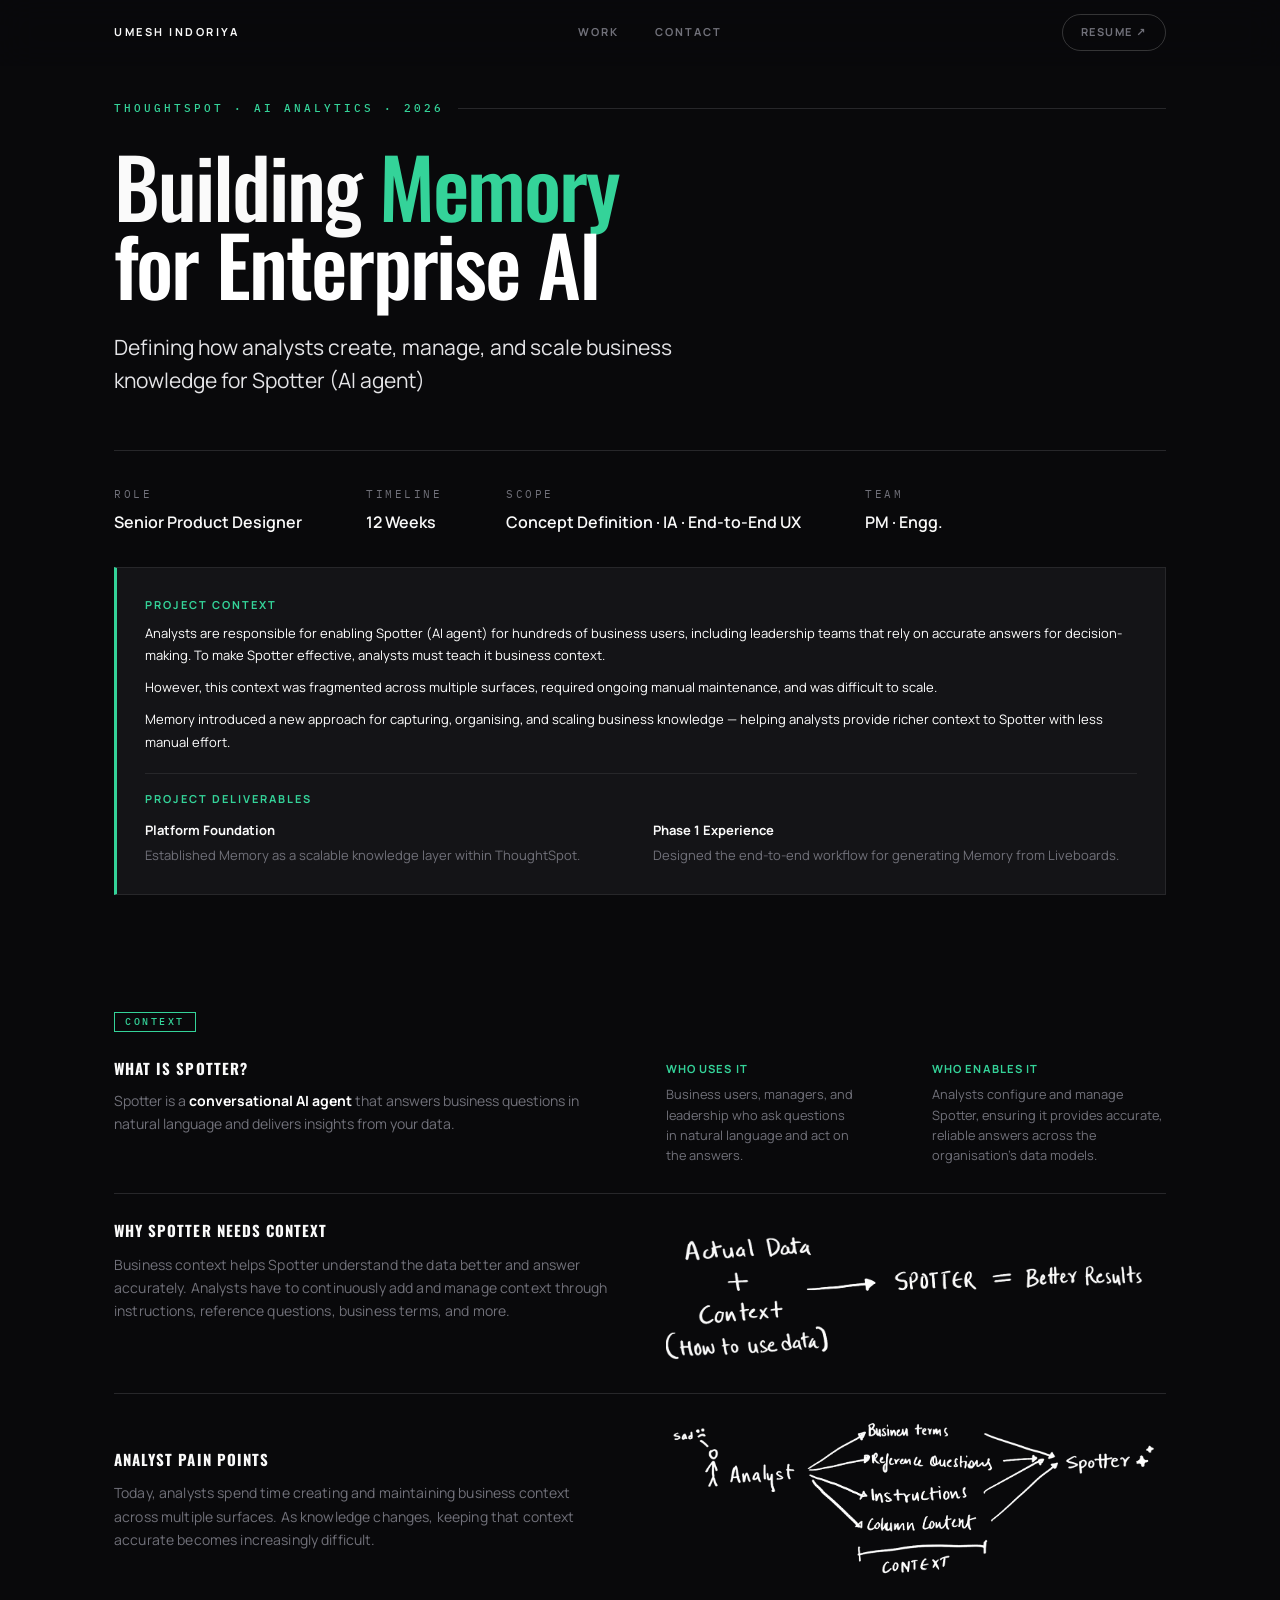
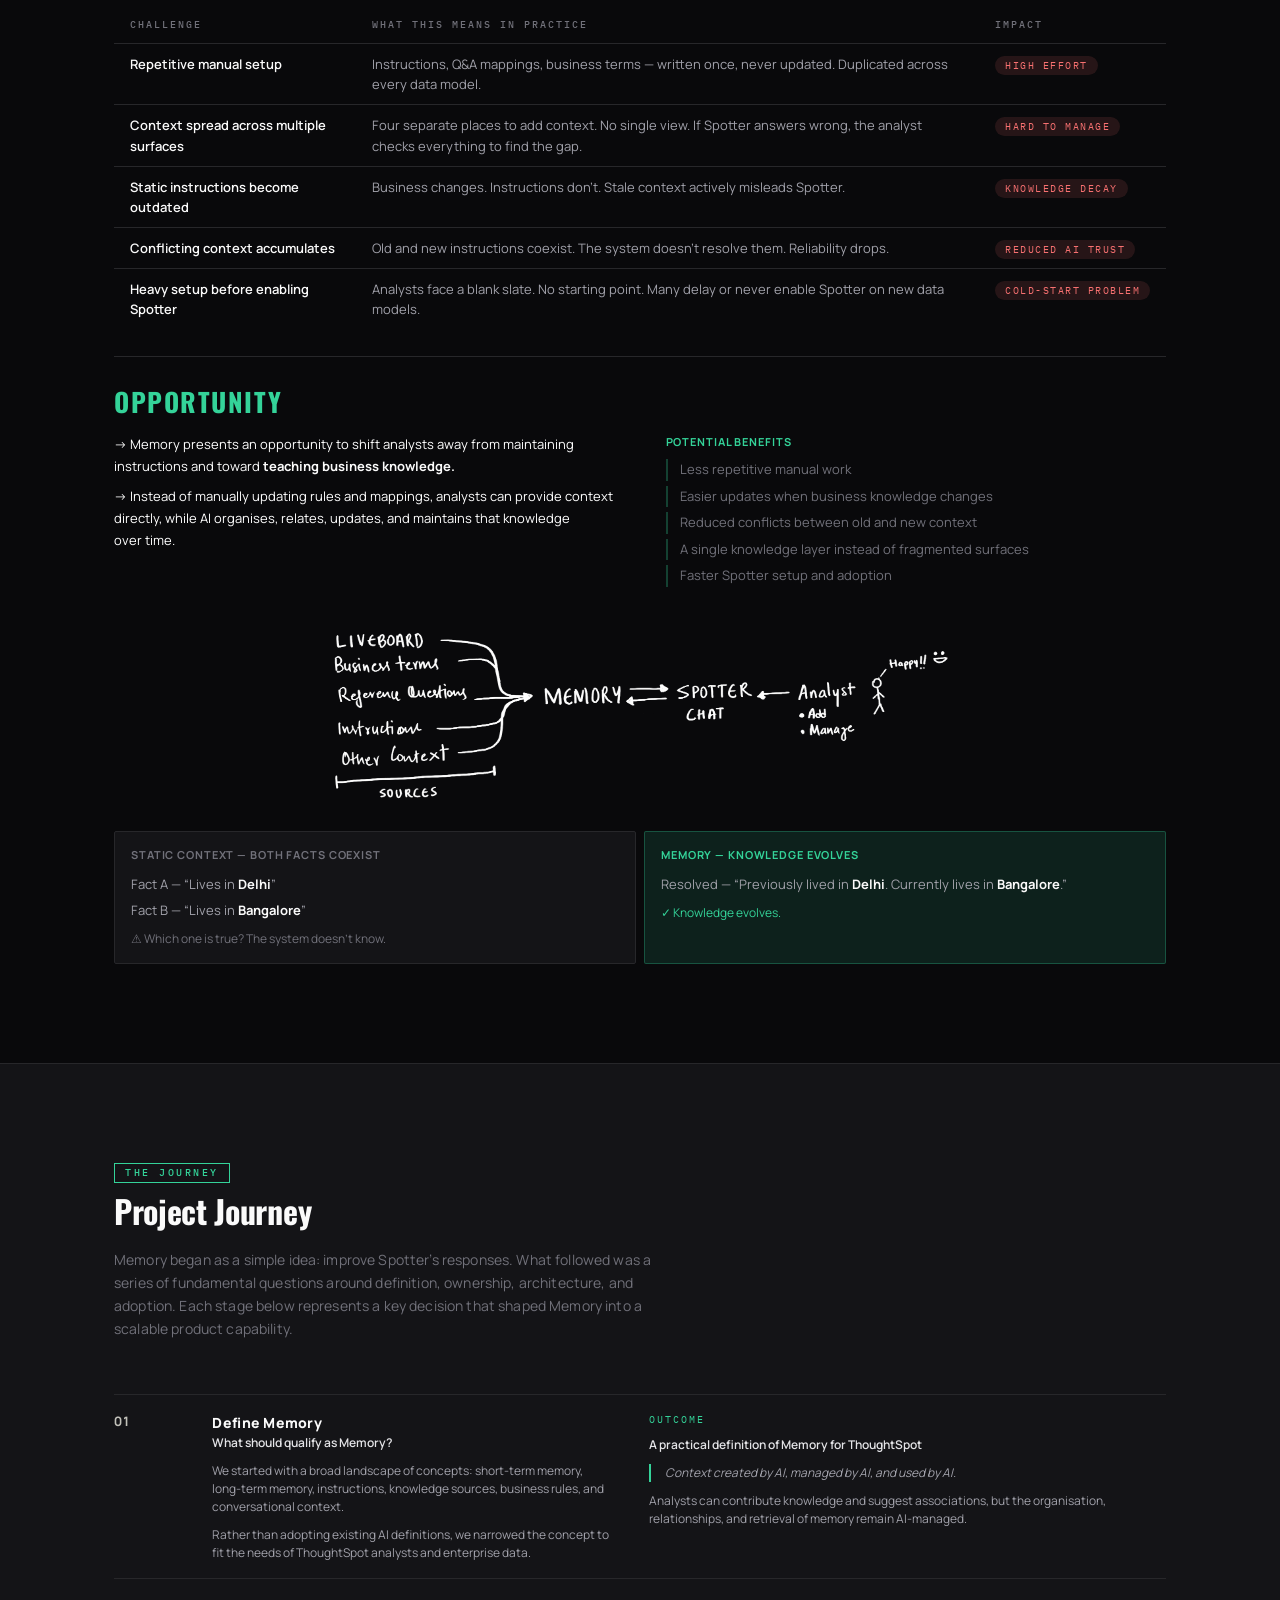
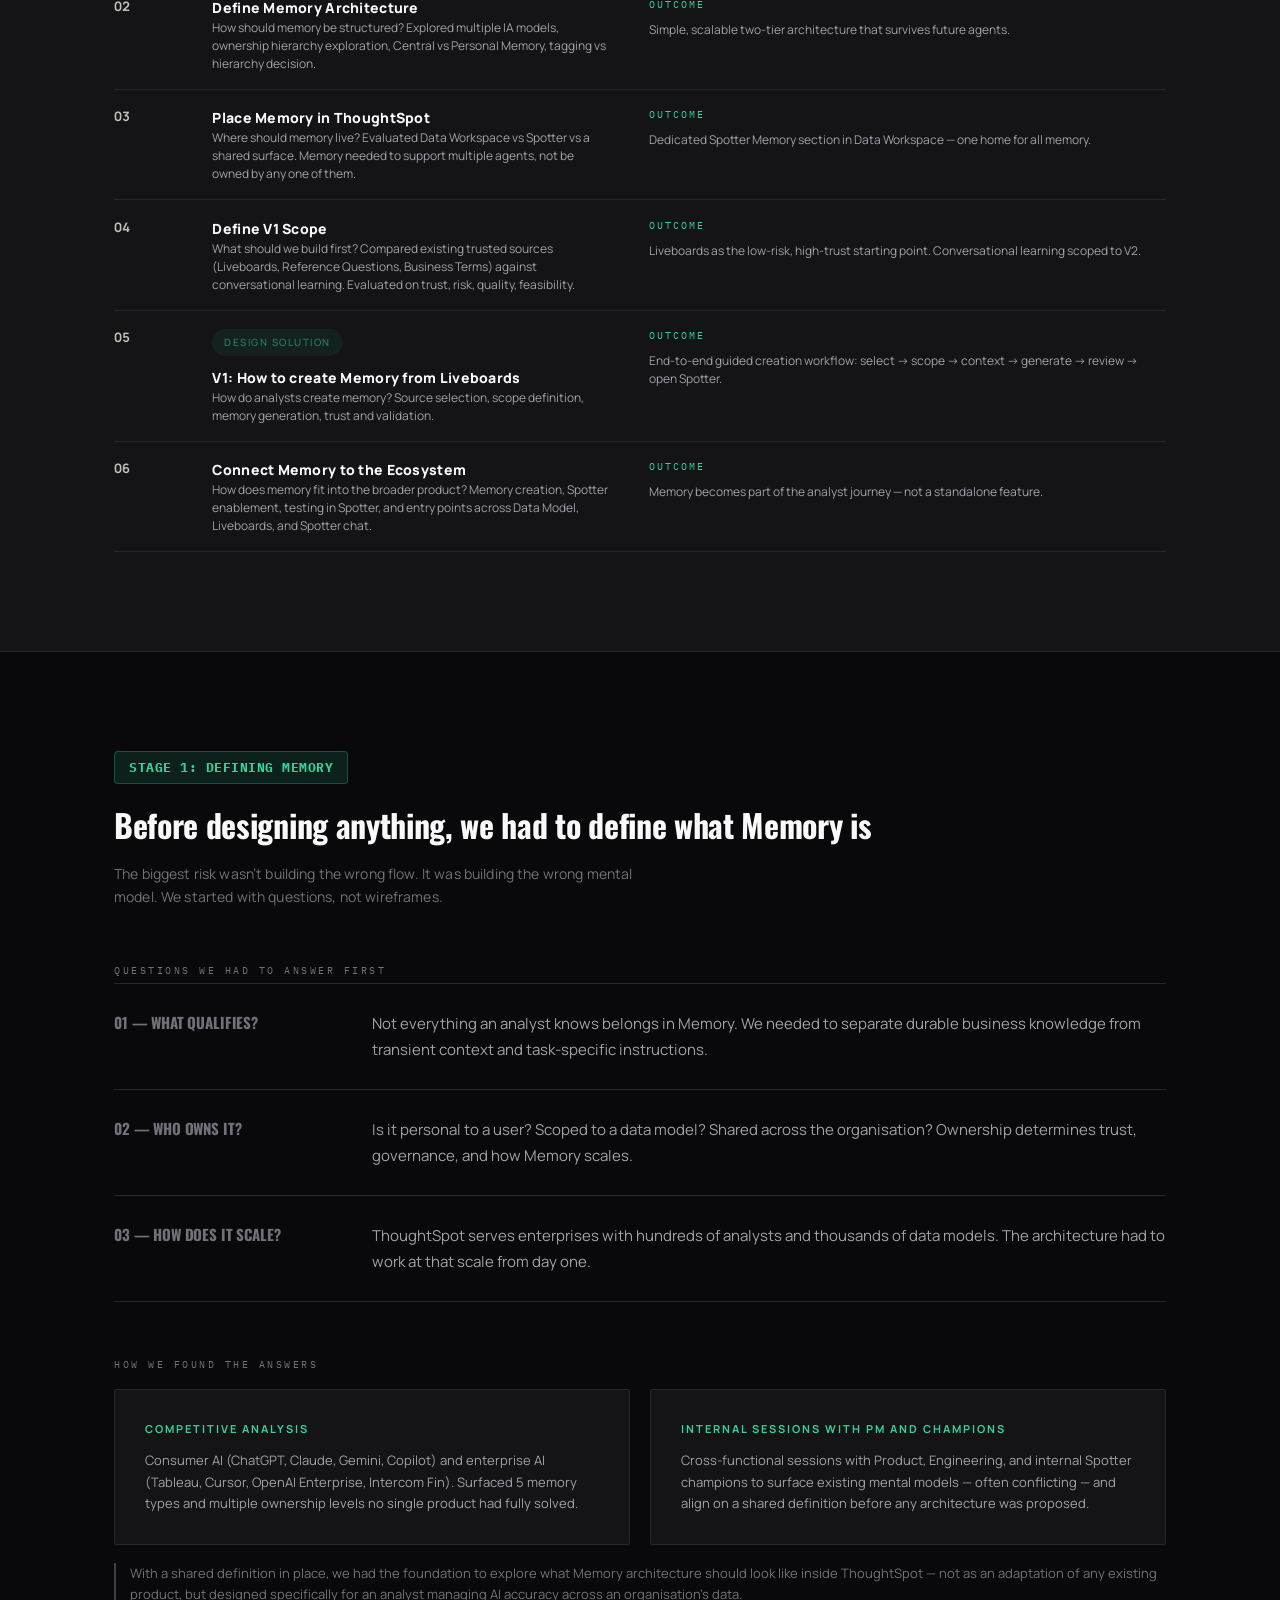
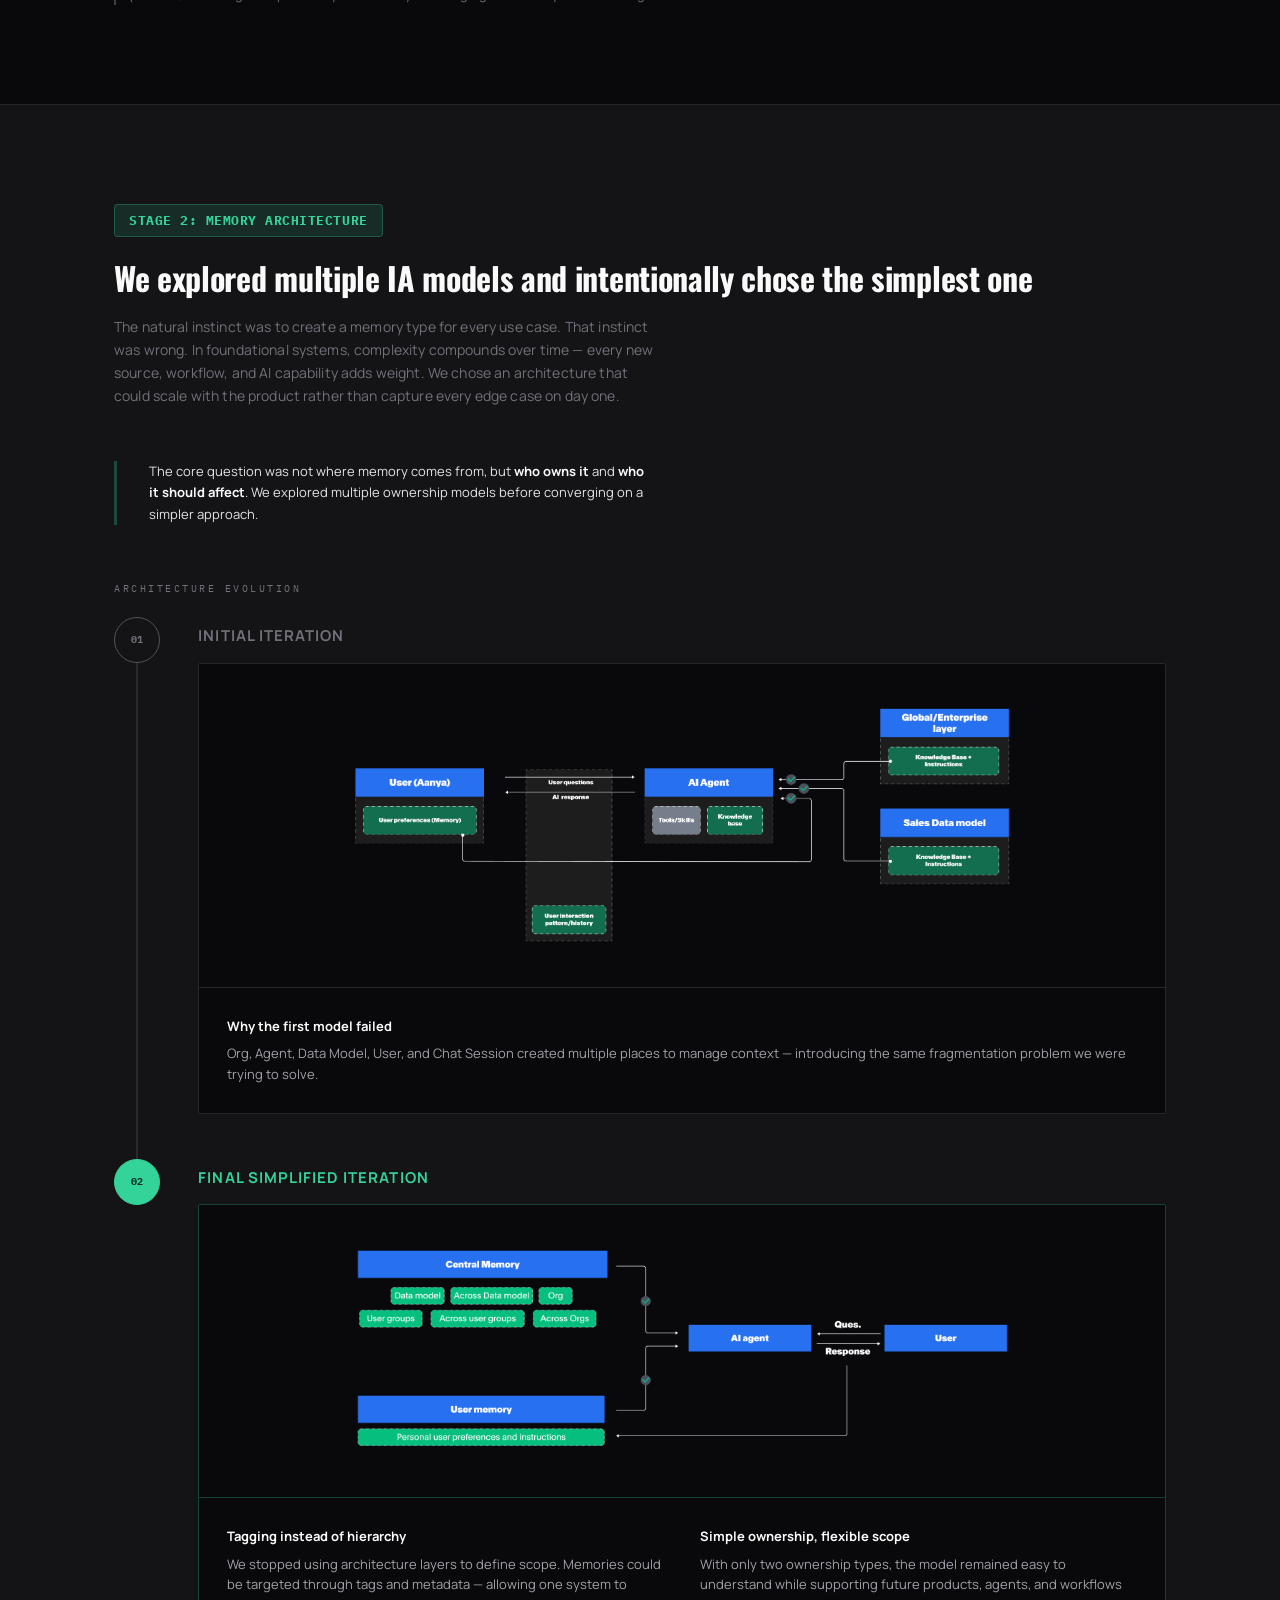
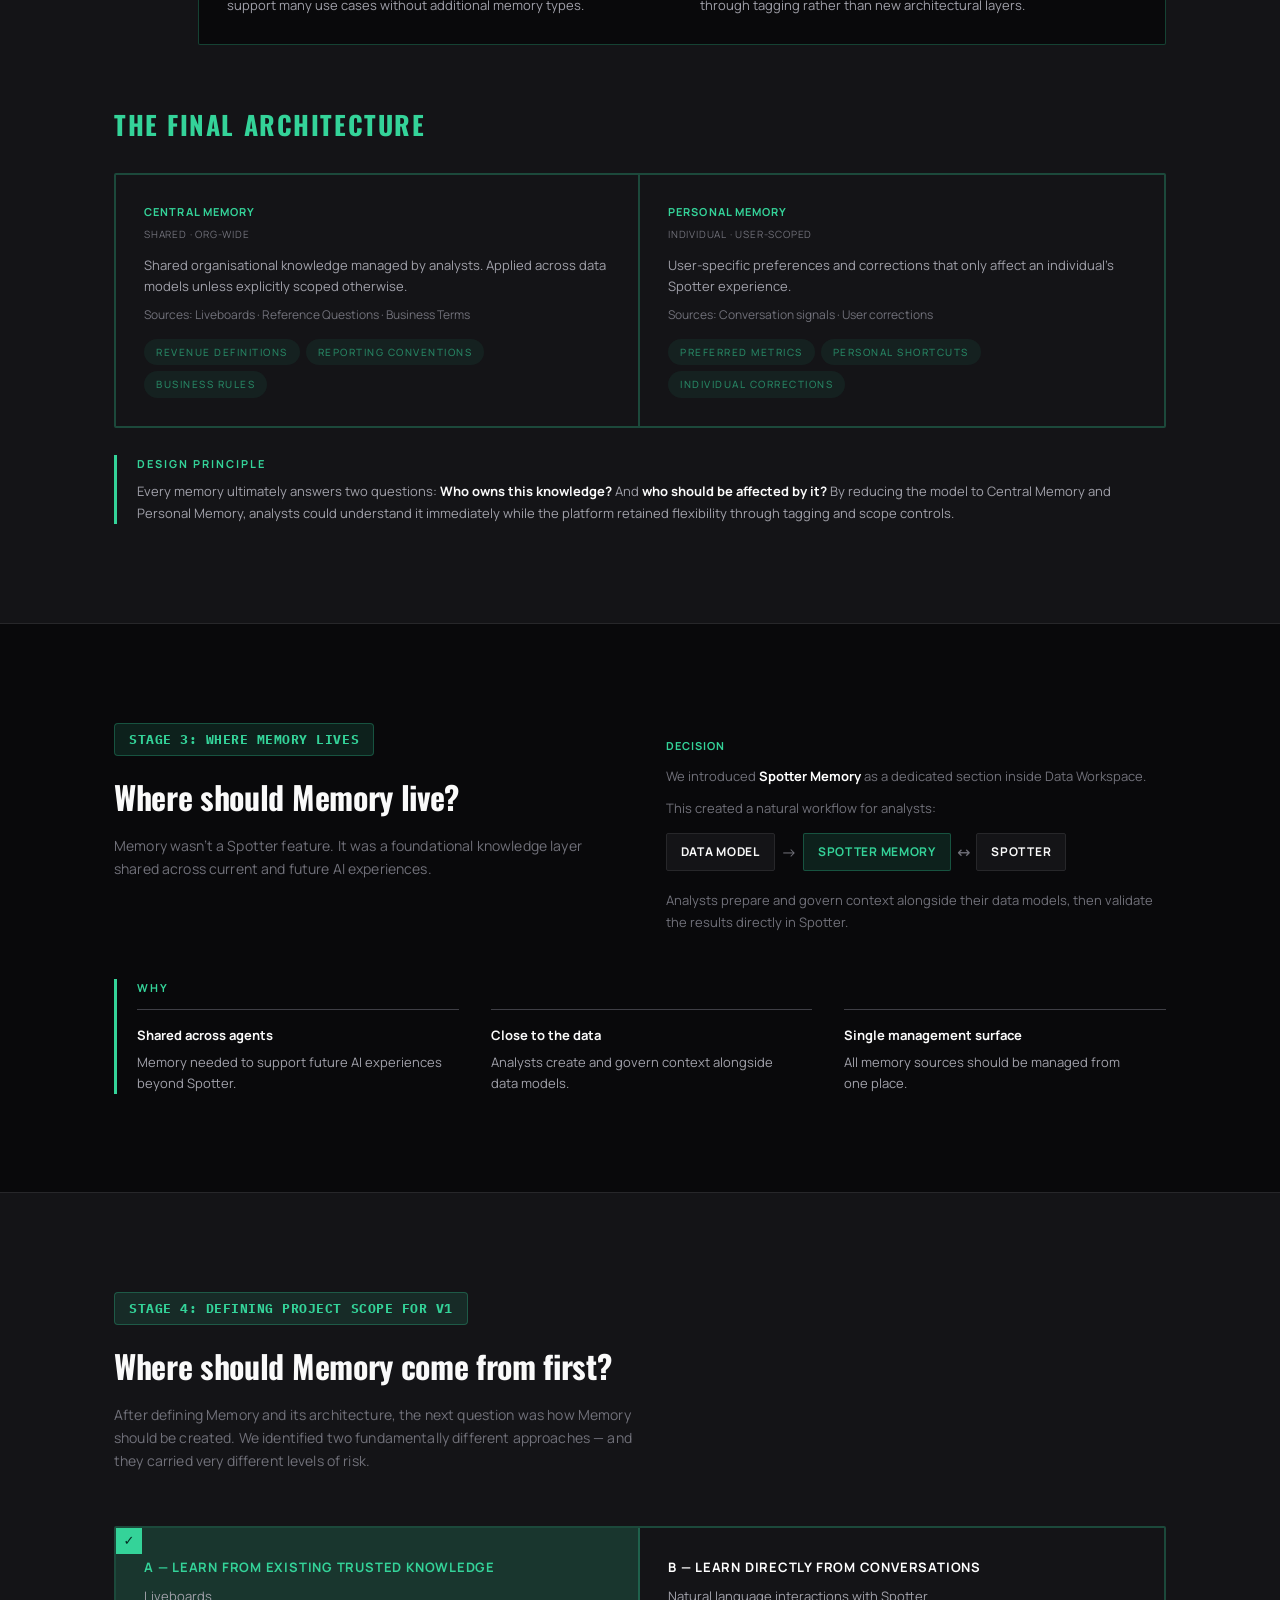
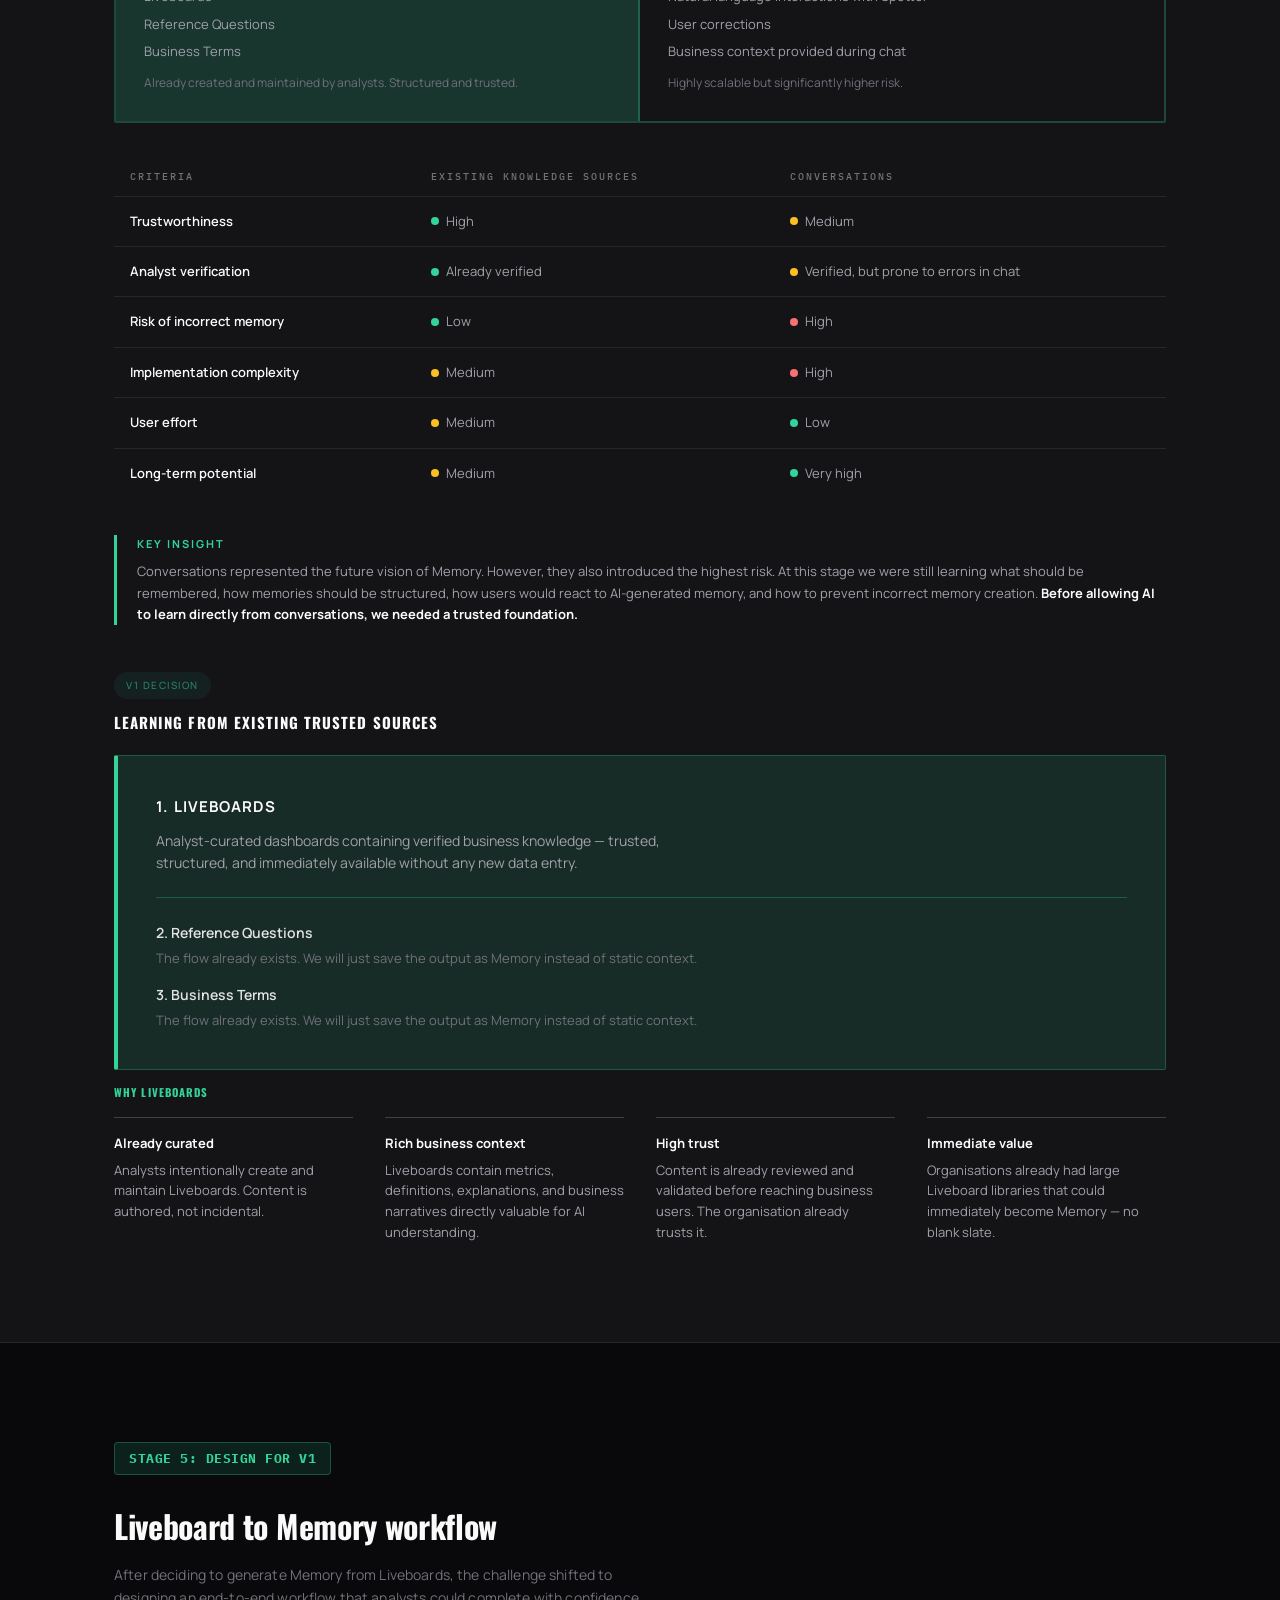
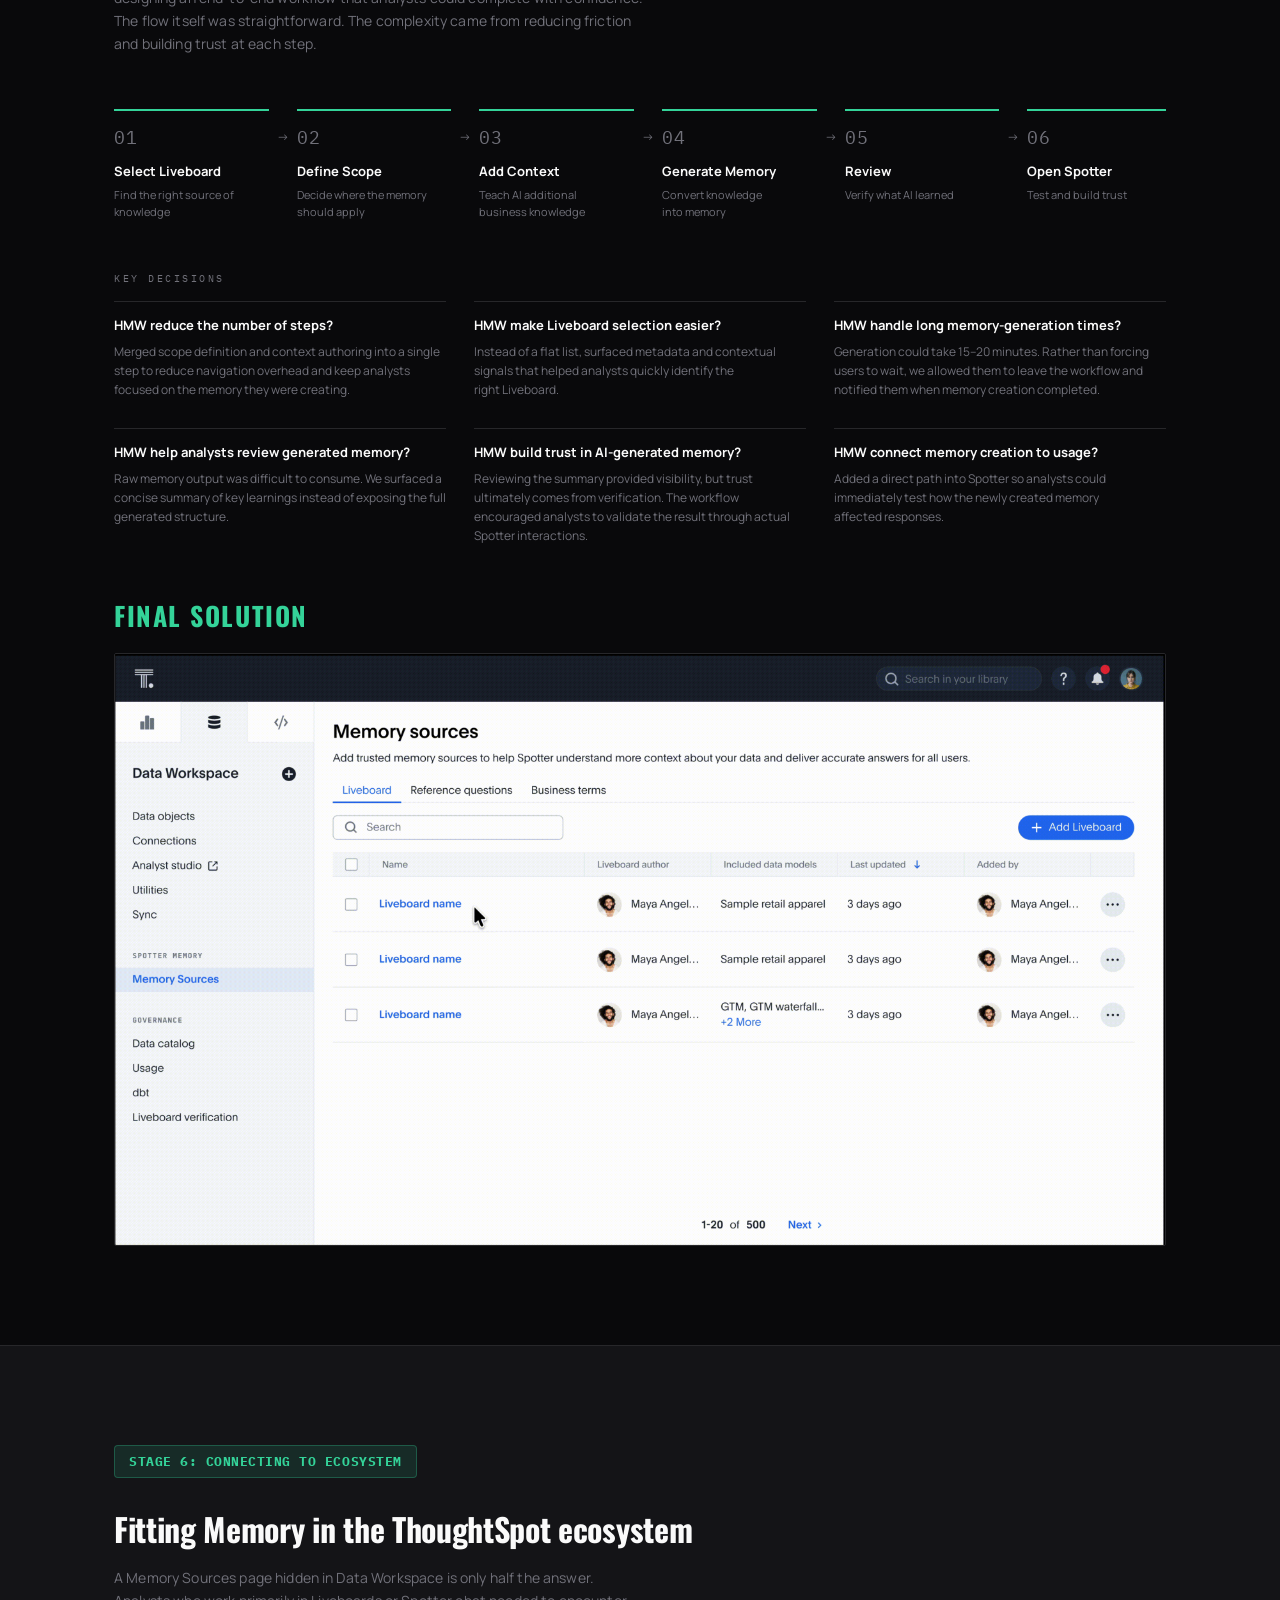
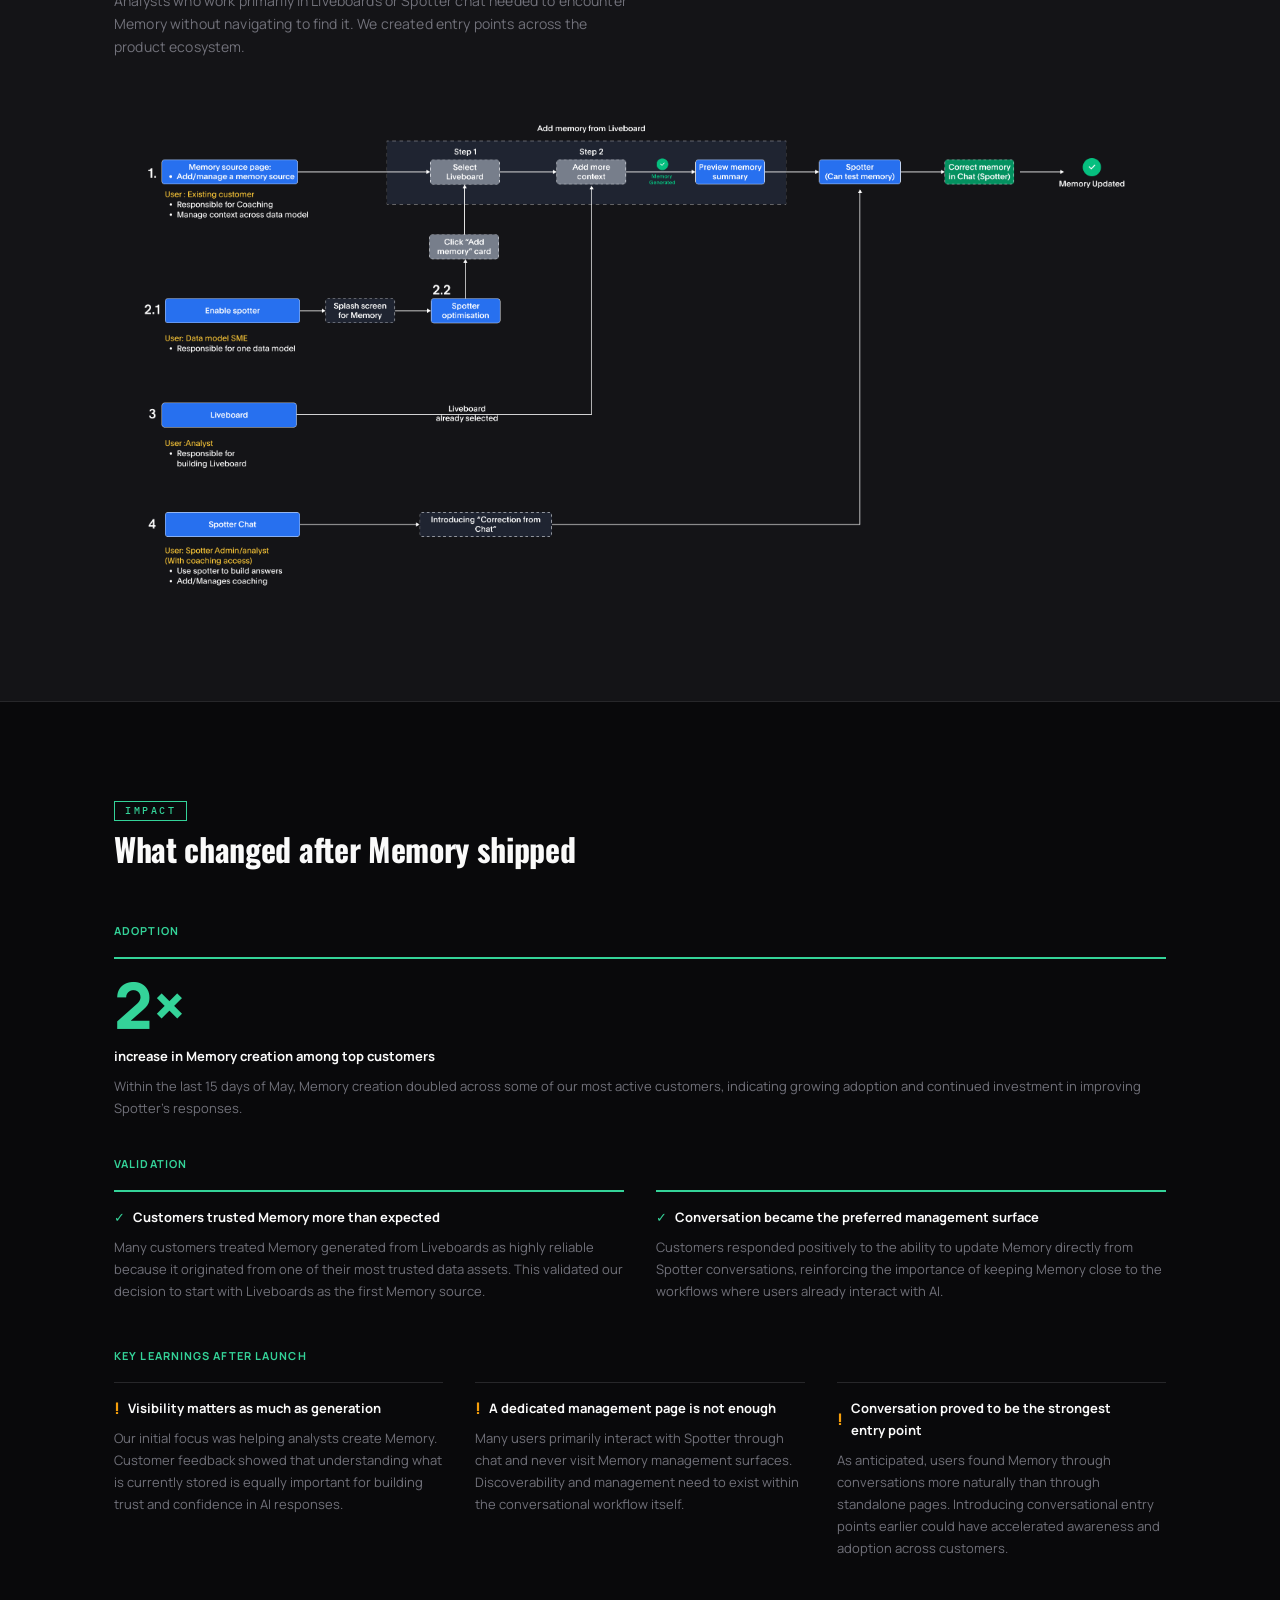
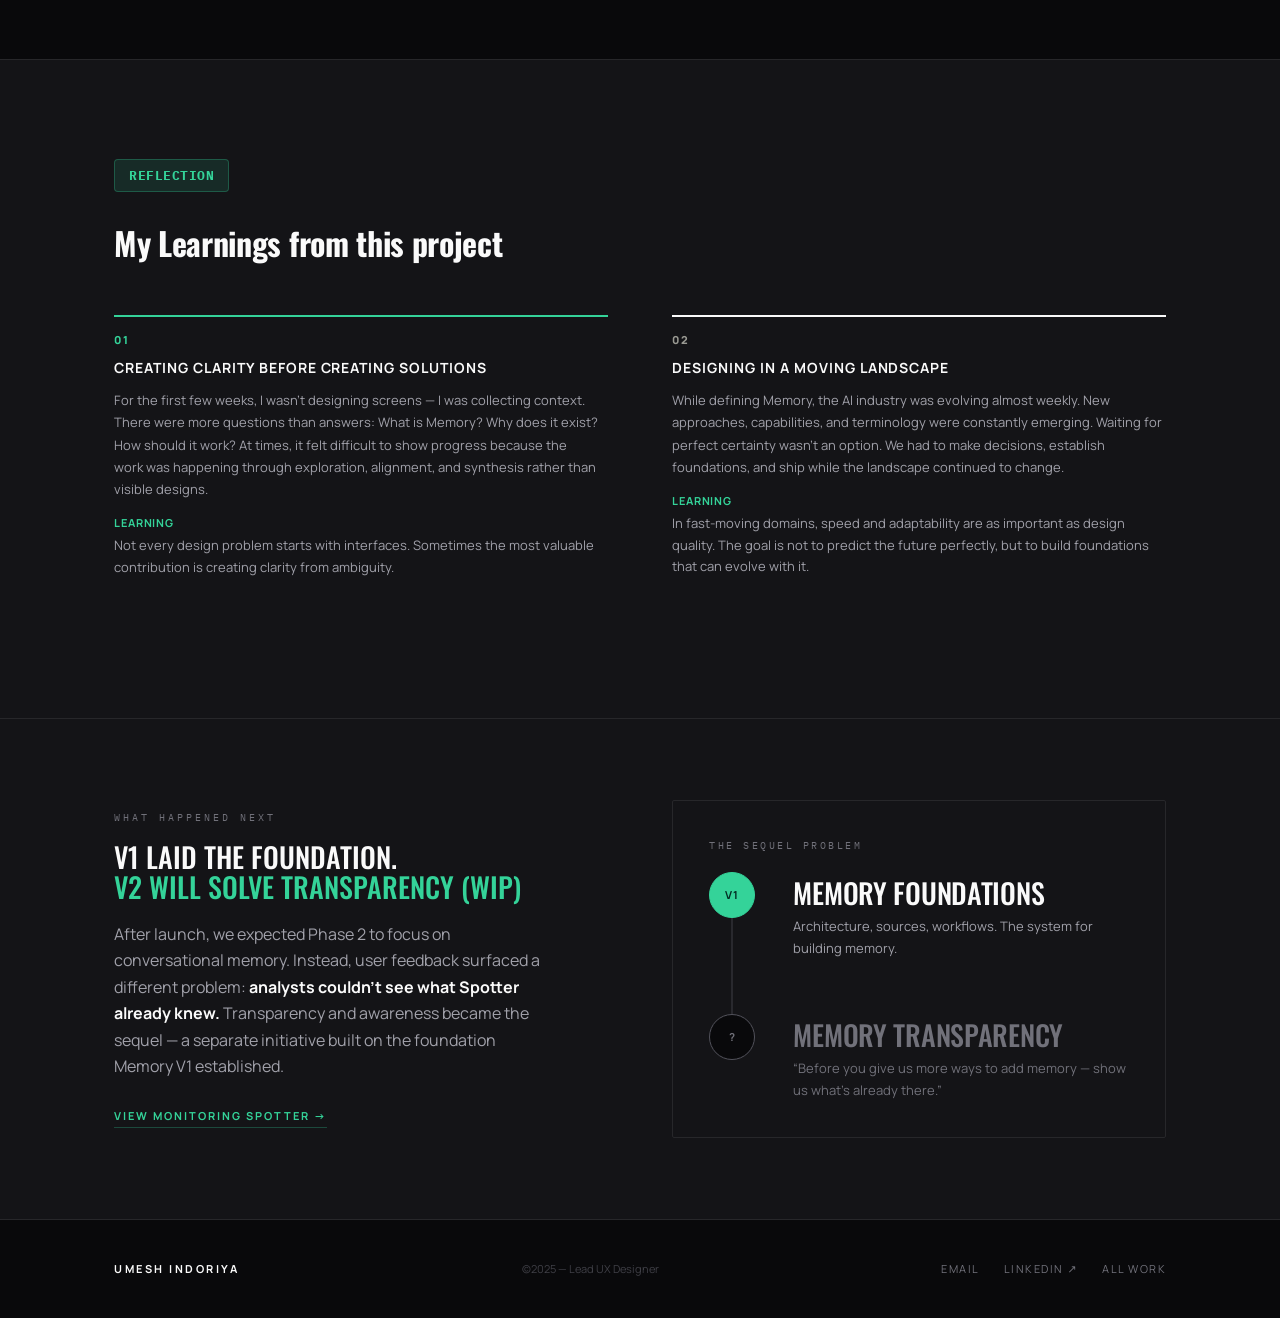
<file: portfolio/work/memory-spotter.html>
<!DOCTYPE html>
<html lang="en">
<head>
<meta charset="UTF-8">
<meta name="viewport" content="width=device-width, initial-scale=1.0, viewport-fit=cover">
<meta name="theme-color" content="#09090b">
<meta name="description" content="Memory Foundations for Spotter — a case study on building a scalable memory architecture that makes business context dynamic, not static.">
<title>Memory Foundations for Spotter — Umesh Indoriya</title>
<script>document.documentElement.classList.add('js')</script>
<link rel="stylesheet" href="../css/design.css">
<style>
  /* ── Green accent override for Memory ── */
  :root {
    --accent:      #34d399;
    --accent-2:    #059669;
    --accent-soft: rgba(52,211,153,.12);
    --accent-line: rgba(52,211,153,.28);
    --on-accent:   #022c22;
  }

  /* ── Floating dock clearance ── */
  .cs-hero { padding-top: clamp(88px,11vh,132px); padding-bottom: clamp(16px,2vh,24px); }

  /* ══ Monitoring-Spotter component kit — green edition ══ */
  /* ── Monitoring-spotter numbered-column card grid ── */
  .ms-grid { display:grid; gap:1px; background:var(--line); border:1px solid var(--line); }
  .ms-grid--2 { grid-template-columns:repeat(2,1fr); }
  .ms-grid--3 { grid-template-columns:repeat(3,1fr); }
  .ms-grid--4 { grid-template-columns:repeat(4,1fr); }
  .ms-grid--6 { grid-template-columns:repeat(6,1fr); }
  .ms-cell { background:var(--bg); padding:20px 18px; }
  .section--alt .ms-cell { background:var(--paper); }
  .ms-num {
    font-family:var(--font); font-size:13px; font-weight:800; letter-spacing:0;
    color:#fff; background:var(--accent); width:26px; height:26px; border-radius:50%;
    display:inline-flex; align-items:center; justify-content:center;
    margin-bottom:14px; flex-shrink:0;
  }
  .ms-title {
    font-family:var(--font-head); font-size:14px; font-weight:600;
    text-transform:uppercase; letter-spacing:.03em; color:var(--ink); margin:0 0 10px;
  }
  .ms-body { font-size:13px; color:var(--body); line-height:1.6; margin:0; }
  @media(max-width:680px){
    .ms-grid--3,.ms-grid--4,.ms-grid--6 { grid-template-columns:repeat(2,1fr); }
    .ms-grid--6 > .ms-cell:last-child { grid-column:1/-1; }
  }

  /* s-head sizing to match MS */
  .s-head h2 { font-size:clamp(28px,3.4vw,44px); max-width:30ch; line-height:1.08; letter-spacing:-.02em; }
  .s-head__top .s-num { color:var(--accent); }

  /* r2-list — clean numbered rows, no card chrome */
  .r2-list { margin-top:8px; border-top:1px solid var(--line); }
  .r2-list__row { display:grid; grid-template-columns:60px 1fr 1.3fr; gap:clamp(20px,4vw,56px); align-items:start; padding:clamp(22px,3vh,34px) 0; border-bottom:1px solid var(--line); }
  /* compact variant — tighter rows for scan-friendly reading */
  .r2-list--compact .r2-list__row { padding:clamp(12px,1.8vh,18px) 0; gap:clamp(16px,3vw,40px); }
  .r2-list--compact .r2-list__num { font-size:13px; }
  .r2-list--compact .r2-list__title { font-size:clamp(14px,1.5vw,17px); }
  .r2-list--compact .r2-list__desc { font-size:13px; line-height:1.5; }
  .r2-list__row--tight { grid-template-columns:52px 1fr; }
  .r2-list__num { font-size:15px; font-weight:700; color:#c2c1ba; font-variant-numeric:tabular-nums; }
  .r2-list__num--accent { color:var(--accent-2); }
  .r2-list__title { font-size:clamp(17px,1.9vw,22px); font-weight:800; letter-spacing:-.015em; color:var(--ink); }
  .r2-list__desc { font-size:14.5px; line-height:1.62; color:var(--body); margin:0; }

  /* r2-cols — column key-points with top rule, no card box */
  .r2-cols { display:grid; grid-template-columns:repeat(3,1fr); gap:clamp(22px,3vw,44px); margin-top:8px; }
  .r2-cols--2 { grid-template-columns:1fr 1fr; }
  .r2-cols--4 { grid-template-columns:repeat(4,1fr); }
  .r2-cols__item { border-top:2px solid var(--faint); padding-top:16px; }
  .r2-cols__item--accent { border-top-color:var(--accent); }
  .r2-cols__label { display:block; font-size:11px; font-weight:800; letter-spacing:2px; text-transform:uppercase; color:#9a9a93; margin-bottom:10px; }
  .r2-cols__item--accent .r2-cols__label { color:var(--accent); }
  .r2-cols p { margin:0; font-size:14px; line-height:1.6; color:var(--body); }

  /* r2-keys — two-col card-free key points */
  .r2-keys { display:grid; grid-template-columns:1fr 1fr; gap:clamp(28px,5vw,72px); margin:clamp(28px,4.5vh,48px) 0; align-items:start; }
  .r2-keys__col { display:grid; gap:clamp(22px,3vh,34px); align-content:start; }
  .r2-key { border-top:2px solid var(--ink); padding-top:14px; }
  .r2-key--accent { border-top-color:var(--accent); }
  .r2-key__label { display:block; font-size:11px; font-weight:800; letter-spacing:2px; text-transform:uppercase; color:#9a9a93; margin-bottom:10px; }
  .r2-key--accent .r2-key__label { color:var(--accent); }
  .r2-keys p { margin:0; font-size:15px; line-height:1.6; color:var(--body); }

  /* ctx-rows — editorial table layout */
  .ctx-title { font-size:clamp(42px,6vw,80px); font-weight:500; letter-spacing:-.02em; line-height:1; margin:0 0 clamp(24px,4vh,48px); }
  .ctx-row { display:grid; grid-template-columns:220px 1fr; gap:clamp(24px,3vw,48px); padding:clamp(20px,3vh,32px) 0; border-top:1px solid var(--line); }
  .ctx-row:last-of-type { border-bottom:1px solid var(--line); }
  .ctx-row__label { font-family:var(--font-head); font-size:15px; font-weight:700; letter-spacing:-.01em; text-transform:uppercase; color:var(--muted); line-height:1.2; padding-top:2px; }
  .ctx-row__content { font-size:15px; line-height:1.65; color:var(--body); }
  .ctx-row__content p { margin:0; }
  .ctx-indent { margin-top:16px; padding:14px 18px; border-left:2px solid var(--accent); }
  .ctx-indent__label { font-family:var(--font-mono); font-size:10px; font-weight:500; letter-spacing:.15em; text-transform:uppercase; color:var(--accent); margin:0 0 10px; display:block; }

  @media(max-width:680px){
    .ctx-row { grid-template-columns:1fr; gap:10px; }
    .r2-cols,.r2-cols--2,.r2-cols--4 { grid-template-columns:1fr; }
    .r2-keys { grid-template-columns:1fr; gap:28px; }
    .r2-list__row { grid-template-columns:1fr; gap:6px; }
    .r2-list__row--tight { grid-template-columns:52px 1fr; }
  }

  /* ── Core thesis block ── */
  .thesis {
    border-top: 2px solid var(--accent);
    padding-top: clamp(24px,3.5vh,40px);
    margin-top: clamp(40px,6vh,72px);
  }
  .thesis-contrast {
    display: grid;
    grid-template-columns: 1fr auto 1fr;
    gap: clamp(16px,2.5vw,36px);
    align-items: center;
    margin-top: clamp(20px,3vh,32px);
  }
  .thesis-side {
    border: 1px solid var(--line);
    border-radius: var(--radius);
    padding: clamp(20px,2.6vw,30px);
    background: var(--paper);
  }
  .thesis-side--from { opacity: .65; }
  .thesis-side--to   { border-color: var(--accent-line); background: var(--accent-soft); }
  .thesis-arrow { font-size: clamp(20px,2.5vw,32px); color: var(--accent); font-weight: 300; text-align: center; white-space: nowrap; }
  .thesis-label { font-family: var(--font-mono); font-size: 10px; letter-spacing: 2.5px; font-weight: 700; text-transform: uppercase; margin-bottom: 12px; display: block; color: var(--muted); }
  .thesis-side--to .thesis-label { color: var(--accent); }
  .thesis-body { font-size: clamp(16px,1.8vw,20px); font-weight: 700; color: var(--ink); line-height: 1.3; font-family: var(--font-head); text-transform: uppercase; letter-spacing: -.01em; }

  /* ── Stage header ── */
  .stage-label {
    display: inline-flex; align-items: center; gap: 10px;
    font-family: var(--font-mono); font-size: 10px; letter-spacing: 3px;
    text-transform: uppercase; color: var(--muted); margin-bottom: clamp(16px,2.5vh,28px);
  }
  .stage-label .stage-num {
    background: var(--accent-soft); color: var(--accent);
    border: 1px solid var(--accent-line);
    padding: 5px 14px; border-radius: 4px;
    font-weight: 700; font-size: 13px; letter-spacing: .04em;
  }

  /* ── Pain table ── */
  .pain-table { width: 100%; border-collapse: collapse; margin-top: clamp(20px,3vh,32px); }
  .pain-table th { font-family: var(--font-mono); font-size: 10px; letter-spacing: 2px; text-transform: uppercase; color: var(--muted); font-weight: 500; padding: 10px 16px; text-align: left; border-bottom: 1px solid var(--line); }
  .pain-table td { padding: 10px 16px; border-bottom: 1px solid var(--line); font-size: 13px; color: var(--body); vertical-align: top; line-height: 1.55; }
  .pain-table tr:last-child td { border-bottom: none; }
  .pain-table td:first-child { color: var(--ink); font-weight: 600; font-size: 13px; }
  .pain-impact { font-family: var(--font-mono); font-size: 10px; letter-spacing: 1.5px; text-transform: uppercase; padding: 3px 10px; border-radius: 20px; white-space: nowrap; }
  .pain-impact--high   { background: var(--red-soft); color: var(--red); }
  .pain-impact--medium { background: var(--amber-soft); color: var(--amber); }

  /* ── Static vs Memory example ── */
  .knowledge-example {
    display: grid;
    grid-template-columns: 1fr 1fr;
    gap: clamp(16px,2.5vw,32px);
    margin-top: clamp(24px,3.5vh,40px);
  }
  .ke-block { border: 1px solid var(--line); border-radius: var(--radius); overflow: hidden; }
  .ke-block--memory { border-color: var(--accent-line); }
  .ke-head { padding: 12px 20px; background: var(--paper); border-bottom: 1px solid var(--line); }
  .ke-block--memory .ke-head { background: var(--accent-soft); border-bottom-color: var(--accent-line); }
  .ke-head-label { font-family: var(--font-mono); font-size: 10px; letter-spacing: 2px; text-transform: uppercase; color: var(--muted); }
  .ke-block--memory .ke-head-label { color: var(--accent); }
  .ke-body { padding: clamp(16px,2.2vw,24px); display: flex; flex-direction: column; gap: 10px; }
  .ke-fact { background: var(--bg); border: 1px solid var(--line); border-radius: 3px; padding: 12px 16px; font-size: var(--text-sm); }
  .ke-fact--conflict { border-color: rgba(248,113,113,.3); }
  .ke-fact--resolved { border-color: var(--accent-line); background: var(--accent-soft); }
  .ke-fact-year { font-family: var(--font-mono); font-size: 10px; color: var(--muted); letter-spacing: 1.5px; margin-bottom: 4px; display: block; }
  .ke-fact-text { color: var(--body); line-height: 1.5; }
  .ke-fact-text strong { color: var(--ink); }
  .ke-note { font-size: var(--text-xs); color: var(--red); margin-top: 8px; font-family: var(--font-mono); letter-spacing: 1px; }
  .ke-block--memory .ke-note { color: var(--accent); }

  /* ── Architecture model ── */
  .arch-model {
    display: grid;
    grid-template-columns: 1fr 1fr;
    gap: clamp(14px,2vw,24px);
    margin-top: clamp(24px,3.5vh,40px);
  }
  .arch-tier { border: 1px solid var(--line); border-radius: var(--radius); overflow: hidden; }
  .arch-tier--central { border-color: var(--accent-line); }
  .arch-tier-head { padding: 16px 20px; background: var(--paper); border-bottom: 1px solid var(--line); display: flex; align-items: center; gap: 12px; }
  .arch-tier--central .arch-tier-head { background: var(--accent-soft); border-bottom-color: var(--accent-line); }
  .arch-tier-icon { width: 36px; height: 36px; border-radius: 50%; border: 1px solid var(--line); display: flex; align-items: center; justify-content: center; font-size: 14px; flex-shrink: 0; }
  .arch-tier--central .arch-tier-icon { background: var(--accent); border-color: var(--accent); color: var(--on-accent); }
  .arch-tier-name { font-family: var(--font-head); font-size: 18px; font-weight: 500; text-transform: uppercase; letter-spacing: -.01em; color: var(--ink); }
  .arch-tier-body { padding: clamp(16px,2.2vw,24px); }
  .arch-tier-body p { font-size: var(--text-sm); color: var(--body); margin: 0 0 10px; }
  .arch-tier-body p:last-child { margin-bottom: 0; }
  .arch-examples { display: flex; flex-wrap: wrap; gap: 6px; margin-top: 14px; }

  /* ── User journey (bridge) ── */
  .bridge { display: flex; align-items: center; justify-content: center; gap: 0; margin-top: clamp(24px,3.5vh,40px); }
  .bridge-node { text-align: center; padding: clamp(16px,2.2vw,24px) clamp(20px,3vw,36px); background: var(--paper); border: 1px solid var(--line); border-radius: var(--radius); min-width: 140px; }
  .bridge-node--active { border-color: var(--accent-line); background: var(--accent-soft); }
  .bridge-node-label { font-family: var(--font-mono); font-size: 10px; letter-spacing: 2px; text-transform: uppercase; color: var(--muted); margin-bottom: 8px; display: block; }
  .bridge-node--active .bridge-node-label { color: var(--accent); }
  .bridge-node-title { font-family: var(--font-head); font-size: 17px; font-weight: 500; text-transform: uppercase; color: var(--ink); }
  .bridge-arrow { font-size: 24px; color: var(--faint); padding: 0 8px; flex-shrink: 0; }

  /* ── Source eval matrix ── */
  .source-matrix { width: 100%; border-collapse: collapse; margin-top: clamp(20px,3vh,32px); }
  .source-matrix th { font-family: var(--font-mono); font-size: 10px; letter-spacing: 2px; text-transform: uppercase; color: var(--muted); font-weight: 500; padding: 10px 16px; text-align: left; border-bottom: 1px solid var(--line); }
  .source-matrix td { padding: 14px 16px; border-bottom: 1px solid var(--line); font-size: var(--text-sm); vertical-align: middle; }
  .source-matrix tr:last-child td { border-bottom: none; }
  .source-matrix tr.chosen { background: var(--accent-soft); }
  .source-matrix tr.chosen td { border-bottom-color: var(--accent-line); }
  .source-matrix tr.chosen td:first-child { color: var(--accent); font-weight: 700; }
  .sm-name { font-weight: 600; color: var(--ink); }
  .sm-score { display: inline-block; width: 8px; height: 8px; border-radius: 50%; }
  .sm-score--high   { background: var(--green); }
  .sm-score--medium { background: var(--amber); }
  .sm-score--low    { background: var(--red); }
  .sm-score-wrap    { display: flex; align-items: center; gap: 7px; }
  .sm-chosen-badge  { font-family: var(--font-mono); font-size: 9px; letter-spacing: 1.5px; text-transform: uppercase; background: var(--accent); color: var(--on-accent); padding: 3px 8px; border-radius: 3px; }

  /* ── Decision card ── */
  .decision-card { border: 1.5px solid var(--accent-line); border-left: 4px solid var(--accent); background: var(--accent-soft); border-radius: var(--radius); padding: clamp(24px,3vw,40px); }
  .decision-label { font-family: var(--font-mono); font-size: 10px; letter-spacing: 3px; text-transform: uppercase; color: var(--accent); margin-bottom: 18px; display: block; }
  .decision-headline { font-family: var(--font-head); font-size: clamp(22px,2.6vw,34px); font-weight: 500; text-transform: uppercase; color: var(--ink); line-height: 1.1; margin-bottom: 20px; letter-spacing: -.01em; }
  .decision-rationale { display: grid; grid-template-columns: 1fr 1fr; gap: clamp(12px,2vw,20px); margin-top: 20px; }
  .dr-item { border-top: 1px solid var(--accent-line); padding-top: 14px; }
  .dr-label { font-family: var(--font-mono); font-size: 10px; letter-spacing: 2px; text-transform: uppercase; color: var(--accent); margin-bottom: 8px; display: block; }
  .dr-text { font-size: var(--text-sm); color: var(--body); line-height: 1.6; }

  /* ── Workflow steps ── */
  .workflow { display: grid; grid-template-columns: repeat(6,1fr); gap: 0; border: 1px solid var(--line); border-radius: var(--radius); overflow: hidden; margin-top: clamp(24px,3.5vh,40px); }
  .wf-step { padding: clamp(14px,2vw,24px) clamp(12px,1.5vw,18px); border-right: 1px solid var(--line); position: relative; }
  .wf-step:last-child { border-right: none; }
  .wf-step--active { background: var(--accent-soft); }
  .wf-num { font-family: var(--font-mono); font-size: 11px; letter-spacing: 1.5px; color: var(--muted); margin-bottom: 10px; display: block; }
  .wf-step--active .wf-num { color: var(--accent); }
  .wf-title { font-family: var(--font-head); font-size: clamp(12px,1.3vw,16px); font-weight: 500; text-transform: uppercase; color: var(--ink); line-height: 1.2; margin-bottom: 8px; }
  .wf-note { font-size: 12px; color: var(--muted); line-height: 1.5; }

  /* ── Entry points ── */
  .entry-grid { display: grid; grid-template-columns: repeat(4,1fr); gap: clamp(10px,1.5vw,18px); margin-top: clamp(24px,3.5vh,40px); }
  .entry-card { border: 1px solid var(--line); border-radius: var(--radius); padding: clamp(16px,2.2vw,24px); background: var(--paper); }
  .entry-icon { width: 40px; height: 40px; border-radius: 8px; border: 1px solid var(--line); display: flex; align-items: center; justify-content: center; font-size: 16px; margin-bottom: 14px; }
  .entry-name { font-family: var(--font-head); font-size: 16px; font-weight: 500; text-transform: uppercase; color: var(--ink); margin-bottom: 8px; }
  .entry-note { font-size: 12px; color: var(--muted); line-height: 1.55; }

  /* ── Impact ── */
  .impact-grid { display: grid; grid-template-columns: 1fr 1fr 1fr; gap: clamp(14px,2vw,24px); margin-top: clamp(28px,4vh,44px); }
  .impact-card { border-radius: var(--radius); padding: clamp(22px,2.8vw,32px); }
  .impact-card--qual   { background: var(--paper); border: 1px solid var(--line); }
  .impact-card--quant  { background: var(--accent-soft); border: 1px solid var(--accent-line); }
  .impact-card--strat  { background: var(--paper); border: 1px solid var(--line); }
  .impact-type { font-family: var(--font-mono); font-size: 10px; letter-spacing: 2.5px; text-transform: uppercase; color: var(--muted); margin-bottom: 14px; display: block; }
  .impact-card--quant .impact-type { color: var(--accent); }
  .impact-metric { font-family: var(--font-head); font-size: clamp(28px,3.8vw,52px); font-weight: 500; color: var(--ink); line-height: .95; margin-bottom: 14px; }
  .impact-card--quant .impact-metric { color: var(--accent); }
  .impact-desc { font-size: var(--text-sm); color: var(--body); line-height: 1.6; }

  /* ── Learnings ── */
  .learnings-grid { display: grid; grid-template-columns: 1fr 1fr; gap: clamp(16px,2.5vw,32px); margin-top: clamp(28px,4vh,44px); }
  .learning { border-top: 2px solid var(--faint); padding-top: 20px; }
  .learning--accent { border-top-color: var(--accent); }
  .learning-num { font-family: var(--font-mono); font-size: 11px; letter-spacing: 2px; color: var(--muted); margin-bottom: 12px; display: block; }
  .learning--accent .learning-num { color: var(--accent); }
  .learning-title { font-family: var(--font-head); font-size: clamp(18px,2vw,26px); font-weight: 500; text-transform: uppercase; color: var(--ink); line-height: 1.1; margin-bottom: 12px; }

  /* ── Next band ── */
  .next-band { padding: clamp(56px,9vh,104px) 0; background: var(--paper); border-top: 1px solid var(--line); }
  .next-inner { max-width: var(--max-w); margin: 0 auto; padding: 0 var(--pad-x); display: grid; grid-template-columns: 1fr 1fr; gap: var(--col-gap); align-items: center; }
  .next-tag { font-family: var(--font-mono); font-size: 10px; letter-spacing: 3px; text-transform: uppercase; color: var(--muted); margin-bottom: 16px; display: block; }
  .next-title { font-family: var(--font-head); font-size: clamp(28px,3.6vw,48px); font-weight: 500; text-transform: uppercase; color: var(--ink); line-height: 1.05; }
  .next-title em { color: var(--accent); font-style: normal; }
  .next-cta { display: inline-flex; align-items: center; gap: 10px; margin-top: 28px; font-size: var(--text-xs); font-weight: 700; letter-spacing: 2px; text-transform: uppercase; color: var(--accent); border-bottom: 1px solid var(--accent-line); padding-bottom: 2px; }

  @media(max-width:860px){
    .thesis-contrast { grid-template-columns:1fr; }
    .thesis-arrow { transform:rotate(90deg); }
    .knowledge-example,.arch-model,.decision-rationale { grid-template-columns:1fr; }
    .workflow { grid-template-columns:1fr 1fr 1fr; }
    .wf-step:nth-child(3) { border-right:none; }
    .wf-step:nth-child(4) { border-top:1px solid var(--line); }
    .entry-grid { grid-template-columns:1fr 1fr; }
    .impact-grid,.learnings-grid { grid-template-columns:1fr; }
    .next-inner { grid-template-columns:1fr; }
  }
  @media(max-width:620px){
    .workflow { grid-template-columns:1fr 1fr; }
    .entry-grid { grid-template-columns:1fr 1fr; }
    .bridge { flex-direction:column; }
    .bridge-arrow { transform:rotate(90deg); padding:4px 0; }
  }

  /* Mobile: wrap workflow flex row */
  @media(max-width:760px){
    [style*="display:flex"][style*="align-items:flex-start"][style*="gap:0"] {
      flex-wrap: wrap;
    }
    [style*="display:flex"][style*="align-items:flex-start"][style*="gap:0"] > [style*="flex:1"] {
      flex: 1 1 140px;
    }
    [style*="display:flex"][style*="align-items:flex-start"][style*="gap:0"] > [style*="flex-shrink:0"] {
      display: none;
    }
  }

  /* Mobile: stack all inline two-column grids */
  @media(max-width:760px){
    [style*="grid-template-columns:1fr 1fr"],
    [style*="grid-template-columns: 1fr 1fr"] {
      grid-template-columns: 1fr !important;
    }
    [style*="grid-template-columns:repeat(2,1fr)"],
    [style*="grid-template-columns: repeat(2, 1fr)"] {
      grid-template-columns: 1fr !important;
    }
    /* Workflow steps wrap on mobile */
    .workflow { grid-template-columns: 1fr 1fr !important; }
  }

  /* ── Compact slide type system ─────────────────────────────────────
     One size per role. All h2s, leads, and labels use the same scale.
  ──────────────────────────────────────────────────────────────────── */

  /* H2 — uniform across ALL sections */
  .section h2, .section--alt h2 {
    font-size: 15px !important;
    font-weight: 700;
    letter-spacing: .07em;
    text-transform: uppercase;
    line-height: 1.3;
    max-width: none;
    margin: 0 0 10px;
  }

  /* Section-intro h2 inside .s-head — bigger, sentence case, below the chip */
  .s-head__top { flex-direction: column !important; align-items: flex-start !important; gap: 10px !important; }
  .s-head h2 {
    font-size: clamp(22px,2.8vw,32px) !important;
    font-weight: 700;
    letter-spacing: -.01em !important;
    text-transform: none !important;
    line-height: 1.15 !important;
    margin: 0 !important;
  }

  /* Lead paragraphs */
  .section p.lead, .section--alt p.lead {
    font-family: var(--font) !important;
    font-size: .875rem !important;
    line-height: 1.65;
    color: var(--muted);
    margin-top: 8px;
  }
  .section p.lead strong, .section--alt p.lead strong { color: var(--ink); }

  /* r2-list — row titles match h2 level */
  .r2-list__title { font-size: 14px !important; letter-spacing: .02em; }
  .r2-list__desc  { font-size: 12px !important; line-height: 1.65; }

  /* r2-key reflection headings (inline-styled <p> used as heading) */
  .r2-key p:first-of-type { font-size: 14px !important; }

  /* ms-grid — strip card chrome, top-rule only */
  .ms-grid {
    background: transparent;
    border: none;
    gap: clamp(20px,3vw,40px);
  }
  .ms-cell {
    background: transparent !important;
    padding: 0;
    border: none;
    border-top: 1px solid var(--line);
    padding-top: 12px;
  }
  /* Preserve outlined comparison cells (Stage 4 A/B) */
  .ms-cell[style*="outline"] {
    padding: clamp(18px,2.2vw,28px);
    border-top: none;
  }

  /* ms-cell anatomy */
  .ms-num   { display: none; }
  .ms-title { font-size: 11px !important; font-weight: 700; letter-spacing: .1em; text-transform: uppercase; color: var(--accent); margin: 0 0 8px; }
  .ms-body  { font-size: 13px !important; line-height: 1.6; }

  /* Card body text */
  .card p { font-size: 13px !important; line-height: 1.65; }

  /* Subtle green tags — less prominent than accent headers */
  .tag-green {
    background: rgba(52,211,153,.07) !important;
    color: rgba(52,211,153,.55) !important;
    font-weight: 500;
  }
</style>
</head>
<body>

<a href="#main" class="skip-link">Skip to content</a>

<nav class="site-nav" role="navigation" aria-label="Main">
  <div class="nav-inner">
    <a href="../index.html" class="nav-logo">Umesh Indoriya</a>
    <div class="nav-links">
      <a href="../index.html#work">Work</a>
      <a href="../index.html#contact">Contact</a>
    </div>
    <a href="https://drive.google.com/file/d/1-habwW3CK3mAw6Fsq4u0IPKiehWsFm0N/view?usp=sharing" target="_blank" rel="noopener" style="font-size:11px; font-weight:700; letter-spacing:1.5px; text-transform:uppercase; color:var(--muted); border:1px solid rgba(255,255,255,0.18); border-radius:100px; padding:8px 18px; text-decoration:none; white-space:nowrap; transition:background .2s, color .2s, border-color .2s;" onmouseover="this.style.borderColor='var(--ink)'; this.style.color='var(--ink)';" onmouseout="this.style.borderColor='rgba(255,255,255,0.18)'; this.style.color='var(--muted)';">Resume ↗</a>
    <button class="nav-hamburger" aria-label="Open menu" aria-expanded="false">
      <span></span><span></span><span></span>
    </button>
  </div>
</nav>

<div class="nav-drawer" role="dialog" aria-label="Navigation">
  <a href="../index.html#work">Work</a>
  <a href="../index.html#contact">Contact</a>
</div>

<main id="main">

<!-- ══════════════════ HERO ══════════════════ -->
<header class="cs-hero container">
  <div class="cs-hero__label fade-up">
    <span class="label">ThoughtSpot &middot; AI Analytics &middot; 2026</span>
    <span class="cs-hero__rule" aria-hidden="true"></span>
  </div>
  <h1 class="fade-up" style="text-transform:none; font-size:clamp(34px,6.4vw,87px);">Building <span style="color:var(--accent);">Memory</span><br><em style="color:#fff;">for Enterprise AI</em></h1>
  <p class="cs-hero-sub fade-up" style="font-family:var(--font); max-width:44ch;">Defining how analysts create, manage, and scale business knowledge for Spotter (AI agent)</p>
  <div class="cs-meta fade-up">
    <div class="cs-meta-item"><div class="meta-label">Role</div><div class="meta-val">Senior Product Designer</div></div>
    <div class="cs-meta-item"><div class="meta-label">Timeline</div><div class="meta-val">12 Weeks</div></div>
    <div class="cs-meta-item"><div class="meta-label">Scope</div><div class="meta-val">Concept Definition &middot; IA &middot; End-to-End UX</div></div>
    <div class="cs-meta-item"><div class="meta-label">Team</div><div class="meta-val">PM &middot; Engg.</div></div>
  </div>

  <!-- Project context card -->
  <div class="card fade-up" style="margin-top:clamp(24px,3.5vh,40px); padding:clamp(18px,2.4vw,28px); border-left:3px solid var(--accent); border-radius:0;">
    <span class="card-label" style="margin-bottom:8px; display:block;">Project context</span>
    <p style="font-size:13px; color:#fff; line-height:1.7; margin:0 0 10px;">Analysts are responsible for enabling Spotter (AI agent) for hundreds of business users, including leadership teams that rely on accurate answers for decision-making. To make Spotter effective, analysts must teach it business context.</p>
    <p style="font-size:13px; color:#fff; line-height:1.7; margin:0 0 10px;">However, this context was fragmented across multiple surfaces, required ongoing manual maintenance, and was difficult to scale.</p>
    <p style="font-size:13px; color:#fff; line-height:1.7; margin:0;">Memory introduced a new approach for capturing, organising, and scaling business knowledge &#8212; helping analysts provide richer context to Spotter with less manual effort.</p>

    <div style="margin-top:20px; padding-top:16px; border-top:1px solid var(--line);">
      <span class="card-label" style="margin-bottom:12px; display:block;">Project deliverables</span>
      <div style="display:grid; grid-template-columns:1fr 1fr; gap:clamp(12px,2vw,24px);">
        <div>
          <p style="font-size:13px; font-weight:700; color:var(--ink); margin:0 0 4px;">Platform Foundation</p>
          <p style="font-size:12px; color:var(--muted); line-height:1.6; margin:0;">Established Memory as a scalable knowledge layer within ThoughtSpot.</p>
        </div>
        <div>
          <p style="font-size:13px; font-weight:700; color:var(--ink); margin:0 0 4px;">Phase 1 Experience</p>
          <p style="font-size:12px; color:var(--muted); line-height:1.6; margin:0;">Designed the end-to-end workflow for generating Memory from Liveboards.</p>
        </div>
      </div>
    </div>
  </div>

</header>

<!-- ══════════════════ PRODUCT CONTEXT ══════════════════ -->
<section class="section">
  <div class="container">

    <!-- Section chip -->
    <div class="s-head__top fade-up" style="margin-bottom:clamp(20px,3vh,32px);">
      <span class="s-num">Context</span>
    </div>

    <!-- 1. What is Spotter -->
    <div class="fade-up" style="padding-bottom:clamp(20px,3vh,32px); border-bottom:1px solid var(--line); display:grid; grid-template-columns:1fr 1fr; gap:clamp(24px,4vw,56px); align-items:start;">
      <div>
        <h2>What is Spotter?</h2>
        <p style="font-size:.875rem; line-height:1.65; color:var(--muted); margin:0;">Spotter is a <strong style="color:#fff;">conversational AI agent</strong> that answers business questions in natural language and delivers insights from your data.</p>
      </div>
      <div style="display:grid; grid-template-columns:1fr 1fr; gap:clamp(16px,3vw,32px);">
        <div>
          <p style="font-size:.7rem; font-weight:700; letter-spacing:.1em; text-transform:uppercase; color:var(--accent); margin:0 0 6px;">Who uses it</p>
          <p style="font-size:.8rem; line-height:1.6; color:var(--muted); margin:0;">Business users, managers, and leadership who ask questions in natural language and act on the answers.</p>
        </div>
        <div>
          <p style="font-size:.7rem; font-weight:700; letter-spacing:.1em; text-transform:uppercase; color:var(--accent); margin:0 0 6px;">Who enables it</p>
          <p style="font-size:.8rem; line-height:1.6; color:var(--muted); margin:0;">Analysts configure and manage Spotter, ensuring it provides accurate, reliable answers across the organisation&#8217;s data models.</p>
        </div>
      </div>
    </div>

    <!-- 2. Why AI needs context -->
    <div class="fade-up" style="padding:clamp(20px,3vh,32px) 0; border-bottom:1px solid var(--line); display:grid; grid-template-columns:1fr 1fr; gap:clamp(24px,4vw,56px); align-items:start;">
      <div>
        <h2>Why Spotter needs context</h2>
        <p class="lead" style="margin-top:12px;">Business context helps Spotter understand the data better and answer accurately. Analysts have to continuously add and manage context through instructions, reference questions, business terms, and more.</p>
      </div>
      <div style="border-radius:var(--radius); overflow:hidden;">
        <img src="../images/context spotter.png" alt="Why Spotter needs context" style="width:100%; display:block;">
      </div>
    </div>

    <!-- 3. Analyst pain points -->
    <div class="fade-up" style="padding:clamp(20px,3vh,32px) 0; border-bottom:1px solid var(--line);">
      <!-- Header row: text left, image right -->
      <div style="display:grid; grid-template-columns:1fr 1fr; gap:clamp(24px,4vw,56px); align-items:center; margin-bottom:clamp(16px,2.5vh,24px);">
        <div>
          <h2>Analyst pain points</h2>
          <p class="lead" style="margin-top:12px;">Today, analysts spend time creating and maintaining business context across multiple surfaces. As knowledge changes, keeping that context accurate becomes increasingly difficult.</p>
        </div>
        <div style="border-radius:var(--radius); overflow:hidden;">
          <img src="../images/Sad analyst.png" alt="Analyst struggling with fragmented context" style="width:100%; display:block;">
        </div>
      </div>
      <!-- Table spans full width below -->
      <table class="pain-table">
        <thead>
          <tr>
            <th>Challenge</th>
            <th>What this means in practice</th>
            <th>Impact</th>
          </tr>
        </thead>
        <tbody>
          <tr>
            <td>Repetitive manual setup</td>
            <td>Instructions, Q&amp;A mappings, business terms &#8212; written once, never updated. Duplicated across every data model.</td>
            <td><span class="pain-impact pain-impact--high">High effort</span></td>
          </tr>
          <tr>
            <td>Context spread across multiple surfaces</td>
            <td>Four separate places to add context. No single view. If Spotter answers wrong, the analyst checks everything to find the gap.</td>
            <td><span class="pain-impact pain-impact--high">Hard to manage</span></td>
          </tr>
          <tr>
            <td>Static instructions become outdated</td>
            <td>Business changes. Instructions don&#8217;t. Stale context actively misleads Spotter.</td>
            <td><span class="pain-impact pain-impact--high">Knowledge decay</span></td>
          </tr>
          <tr>
            <td>Conflicting context accumulates</td>
            <td>Old and new instructions coexist. The system doesn&#8217;t resolve them. Reliability drops.</td>
            <td><span class="pain-impact pain-impact--high">Reduced AI trust</span></td>
          </tr>
          <tr>
            <td>Heavy setup before enabling Spotter</td>
            <td>Analysts face a blank slate. No starting point. Many delay or never enable Spotter on new data models.</td>
            <td><span class="pain-impact pain-impact--high">Cold-start problem</span></td>
          </tr>
        </tbody>
      </table>
    </div>

    <!-- 4. Opportunity -->
    <div class="fade-up" style="padding-top:clamp(20px,3vh,32px);">
      <h2 style="font-size:clamp(18px,2.2vw,26px) !important; color:var(--accent); letter-spacing:.06em; text-transform:uppercase; font-weight:700; margin:0 0 14px;">Opportunity</h2>

      <!-- Left: paragraphs | Right: potential benefits -->
      <div style="display:grid; grid-template-columns:1fr 1fr; gap:clamp(24px,4vw,56px); align-items:start; margin-bottom:20px;">
        <div>
          <p style="font-size:13px; line-height:1.7; color:#fff; margin:0 0 8px;">&#8594; Memory presents an opportunity to shift analysts away from maintaining instructions and toward <strong>teaching business knowledge.</strong></p>
          <p style="font-size:13px; line-height:1.7; color:#fff; margin:0;">&#8594; Instead of manually updating rules and mappings, analysts can provide context directly, while AI organises, relates, updates, and maintains that knowledge over time.</p>
        </div>
        <div>
          <p style="font-size:11px; font-weight:700; letter-spacing:.08em; text-transform:uppercase; color:var(--accent); margin:0 0 8px;">Potential benefits</p>
          <ul style="list-style:none; padding:0; margin:0; display:flex; flex-direction:column; gap:5px;">
            <li style="font-size:13px; color:var(--muted); padding-left:12px; border-left:2px solid var(--accent-line);">Less repetitive manual work</li>
            <li style="font-size:13px; color:var(--muted); padding-left:12px; border-left:2px solid var(--accent-line);">Easier updates when business knowledge changes</li>
            <li style="font-size:13px; color:var(--muted); padding-left:12px; border-left:2px solid var(--accent-line);">Reduced conflicts between old and new context</li>
            <li style="font-size:13px; color:var(--muted); padding-left:12px; border-left:2px solid var(--accent-line);">A single knowledge layer instead of fragmented surfaces</li>
            <li style="font-size:13px; color:var(--muted); padding-left:12px; border-left:2px solid var(--accent-line);">Faster Spotter setup and adoption</li>
          </ul>
        </div>
      </div>

      <!-- Happy analyst image -->
      <div style="border-radius:var(--radius); overflow:hidden; margin-bottom:20px; display:flex; justify-content:center;">
        <img src="../images/happy analsyt.png" alt="Analyst with Memory — less manual effort" style="width:60%; display:block;">
      </div>

      <!-- Example cards — stacked below -->
      <div style="display:grid; grid-template-columns:1fr 1fr; gap:8px;">
        <div style="border:1px solid var(--line); border-radius:var(--radius); padding:14px 16px; background:var(--paper);">
          <p style="font-size:11px; font-weight:700; letter-spacing:.08em; text-transform:uppercase; color:var(--muted); margin:0 0 8px;">Static context &#8212; both facts coexist</p>
          <p style="font-size:13px; color:var(--body); margin:0 0 4px;">Fact A &#8212; &#8220;Lives in <strong style="color:var(--ink);">Delhi</strong>&#8221;</p>
          <p style="font-size:13px; color:var(--body); margin:0 0 8px;">Fact B &#8212; &#8220;Lives in <strong style="color:var(--ink);">Bangalore</strong>&#8221;</p>
          <p style="font-size:12px; color:var(--muted); margin:0;">&#9888; Which one is true? The system doesn&#8217;t know.</p>
        </div>
        <div style="border:1px solid var(--accent-line); border-radius:var(--radius); padding:14px 16px; background:var(--accent-soft);">
          <p style="font-size:11px; font-weight:700; letter-spacing:.08em; text-transform:uppercase; color:var(--accent); margin:0 0 8px;">Memory &#8212; knowledge evolves</p>
          <p style="font-size:13px; color:var(--body); margin:0 0 8px;">Resolved &#8212; &#8220;Previously lived in <strong style="color:var(--ink);">Delhi</strong>. Currently lives in <strong style="color:var(--ink);">Bangalore</strong>.&#8221;</p>
          <p style="font-size:12px; color:var(--accent); margin:0;">&#10003; Knowledge evolves.</p>
        </div>
      </div>
    </div>
  </div>
</section>

<!-- ══════════════════ THE JOURNEY ══════════════════ -->
<section class="section section--alt">
  <div class="container">
    <div class="s-head fade-up">
      <div class="s-head__top">
        <span class="s-num">The Journey</span>
        <h2>Project Journey</h2>
      </div>
      <p class="lead">Memory began as a simple idea: improve Spotter&#8217;s responses. What followed was a series of fundamental questions around definition, ownership, architecture, and adoption. Each stage below represents a key decision that shaped Memory into a scalable product capability.</p>
    </div>

    <div class="r2-list r2-list--compact fade-up">

      <div class="r2-list__row">
        <span class="r2-list__num">01</span>
        <div>
          <div class="r2-list__title">Define Memory</div>
          <p class="r2-list__desc" style="font-weight:600; color:var(--ink-2); margin-bottom:10px;">What should qualify as Memory?</p>
          <p class="r2-list__desc">We started with a broad landscape of concepts: short-term memory, long-term memory, instructions, knowledge sources, business rules, and conversational context.</p>
          <p class="r2-list__desc" style="margin-top:10px;">Rather than adopting existing AI definitions, we narrowed the concept to fit the needs of ThoughtSpot analysts and enterprise data.</p>
        </div>
        <div>
          <p style="font-family:var(--font-mono); font-size:10px; letter-spacing:2px; text-transform:uppercase; color:var(--accent); margin-bottom:8px;">Outcome</p>
          <p class="r2-list__desc" style="font-weight:600; color:var(--ink-2); margin-bottom:10px;">A practical definition of Memory for ThoughtSpot</p>
          <div style="border-left:2px solid var(--accent); padding-left:14px; margin-bottom:10px;">
            <p class="r2-list__desc" style="font-style:italic;">Context created by AI, managed by AI, and used by AI.</p>
          </div>
          <p class="r2-list__desc">Analysts can contribute knowledge and suggest associations, but the organisation, relationships, and retrieval of memory remain AI-managed.</p>
        </div>
      </div>

      <div class="r2-list__row">
        <span class="r2-list__num">02</span>
        <div>
          <div class="r2-list__title">Define Memory Architecture</div>
          <p class="r2-list__desc">How should memory be structured? Explored multiple IA models, ownership hierarchy exploration, Central vs Personal Memory, tagging vs hierarchy decision.</p>
        </div>
        <div>
          <p style="font-family:var(--font-mono); font-size:10px; letter-spacing:2px; text-transform:uppercase; color:var(--accent); margin-bottom:8px;">Outcome</p>
          <p class="r2-list__desc">Simple, scalable two-tier architecture that survives future agents.</p>
        </div>
      </div>

      <div class="r2-list__row">
        <span class="r2-list__num">03</span>
        <div>
          <div class="r2-list__title">Place Memory in ThoughtSpot</div>
          <p class="r2-list__desc">Where should memory live? Evaluated Data Workspace vs Spotter vs a shared surface. Memory needed to support multiple agents, not be owned by any one of them.</p>
        </div>
        <div>
          <p style="font-family:var(--font-mono); font-size:10px; letter-spacing:2px; text-transform:uppercase; color:var(--accent); margin-bottom:8px;">Outcome</p>
          <p class="r2-list__desc">Dedicated Spotter Memory section in Data Workspace &#8212; one home for all memory.</p>
        </div>
      </div>

      <div class="r2-list__row">
        <span class="r2-list__num">04</span>
        <div>
          <div class="r2-list__title">Define V1 Scope</div>
          <p class="r2-list__desc">What should we build first? Compared existing trusted sources (Liveboards, Reference Questions, Business Terms) against conversational learning. Evaluated on trust, risk, quality, feasibility.</p>
        </div>
        <div>
          <p style="font-family:var(--font-mono); font-size:10px; letter-spacing:2px; text-transform:uppercase; color:var(--accent); margin-bottom:8px;">Outcome</p>
          <p class="r2-list__desc">Liveboards as the low-risk, high-trust starting point. Conversational learning scoped to V2.</p>
        </div>
      </div>

      <div class="r2-list__row">
        <span class="r2-list__num">05</span>
        <div>
          <span class="tag tag-green" style="margin-bottom:10px; display:inline-block;">Design solution</span>
          <div class="r2-list__title">V1: How to create Memory from Liveboards</div>
          <p class="r2-list__desc">How do analysts create memory? Source selection, scope definition, memory generation, trust and validation.</p>
        </div>
        <div>
          <p style="font-family:var(--font-mono); font-size:10px; letter-spacing:2px; text-transform:uppercase; color:var(--accent); margin-bottom:8px;">Outcome</p>
          <p class="r2-list__desc">End-to-end guided creation workflow: select &#8594; scope &#8594; context &#8594; generate &#8594; review &#8594; open Spotter.</p>
        </div>
      </div>

      <div class="r2-list__row">
        <span class="r2-list__num">06</span>
        <div>
          <div class="r2-list__title">Connect Memory to the Ecosystem</div>
          <p class="r2-list__desc">How does memory fit into the broader product? Memory creation, Spotter enablement, testing in Spotter, and entry points across Data Model, Liveboards, and Spotter chat.</p>
        </div>
        <div>
          <p style="font-family:var(--font-mono); font-size:10px; letter-spacing:2px; text-transform:uppercase; color:var(--accent); margin-bottom:8px;">Outcome</p>
          <p class="r2-list__desc">Memory becomes part of the analyst journey &#8212; not a standalone feature.</p>
        </div>
      </div>

    </div>
  </div>
</section>

<!-- ══════════════════ STAGE 1: DEFINING MEMORY ══════════════════ -->
<section class="section">
  <div class="container">

    <!-- 1. Title + subcopy -->
    <div class="fade-up">
      <div class="stage-label"><span class="stage-num">Stage 1: Defining Memory</span></div>
      <div class="s-head">
        <div class="s-head__top">
          <h2>Before designing anything, we had to define what Memory is</h2>
        </div>
        <p class="lead">The biggest risk wasn&#8217;t building the wrong flow. It was building the wrong mental model. We started with questions, not wireframes.</p>
      </div>
    </div>

    <!-- 2. The questions -->
    <div class="fade-up" style="margin-top:clamp(32px,5vh,56px);">
      <p style="font-family:var(--font-mono); font-size:10px; letter-spacing:2.5px; text-transform:uppercase; color:var(--muted); margin-bottom:4px;">Questions we had to answer first</p>
      <div class="ctx-row">
        <span class="ctx-row__label">01 &mdash; What qualifies?</span>
        <div class="ctx-row__content"><p>Not everything an analyst knows belongs in Memory. We needed to separate durable business knowledge from transient context and task-specific instructions.</p></div>
      </div>
      <div class="ctx-row">
        <span class="ctx-row__label">02 &mdash; Who owns it?</span>
        <div class="ctx-row__content"><p>Is it personal to a user? Scoped to a data model? Shared across the organisation? Ownership determines trust, governance, and how Memory scales.</p></div>
      </div>
      <div class="ctx-row" style="border-bottom:1px solid var(--line);">
        <span class="ctx-row__label">03 &mdash; How does it scale?</span>
        <div class="ctx-row__content"><p>ThoughtSpot serves enterprises with hundreds of analysts and thousands of data models. The architecture had to work at that scale from day one.</p></div>
      </div>
    </div>

    <!-- 3. The process -->
    <div class="fade-up" style="margin-top:clamp(40px,6vh,72px);">
      <p style="font-family:var(--font-mono); font-size:10px; letter-spacing:2.5px; text-transform:uppercase; color:var(--muted); margin-bottom:16px;">How we found the answers</p>

      <!-- Cards 1 + 2 -->
      <div style="display:grid; grid-template-columns:1fr 1fr; gap:clamp(12px,2vw,20px);">
        <div class="card">
          <span class="card-label">Competitive analysis</span>
          <p>Consumer AI (ChatGPT, Claude, Gemini, Copilot) and enterprise AI (Tableau, Cursor, OpenAI Enterprise, Intercom Fin). Surfaced 5 memory types and multiple ownership levels no single product had fully solved.</p>
        </div>
        <div class="card">
          <span class="card-label">Internal sessions with PM and champions</span>
          <p>Cross-functional sessions with Product, Engineering, and internal Spotter champions to surface existing mental models &#8212; often conflicting &#8212; and align on a shared definition before any architecture was proposed.</p>
        </div>
      </div>

      <!-- Step 3 — slide note -->
      <p style="font-size:13px; color:var(--muted); line-height:1.6; margin-top:clamp(14px,2vh,20px); padding-left:4px; border-left:2px solid var(--line-2); padding-left:14px;">
        With a shared definition in place, we had the foundation to explore what Memory architecture should look like inside ThoughtSpot &#8212; not as an adaptation of any existing product, but designed specifically for an analyst managing AI accuracy across an organisation&#8217;s data.
      </p>
    </div>

  </div>
</section>

<!-- ══════════════════ STAGE 2: ARCHITECTURE ══════════════════ -->
<section class="section section--alt">
  <div class="container">

    <!-- 1. Header + intro -->
    <div class="fade-up">
      <div class="stage-label"><span class="stage-num">Stage 2: Memory Architecture</span></div>
      <div class="s-head">
        <div class="s-head__top">
          <h2>We explored multiple IA models and intentionally chose the simplest one</h2>
        </div>
        <p class="lead">The natural instinct was to create a memory type for every use case. That instinct was wrong. In foundational systems, complexity compounds over time &#8212; every new source, workflow, and AI capability adds weight. We chose an architecture that could scale with the product rather than capture every edge case on day one.</p>
      </div>
    </div>

    <!-- 2. Bridge -->
    <div class="fade-up" style="margin-top:clamp(32px,5vh,56px); border-left:3px solid var(--accent-line); padding-left:clamp(20px,2.5vw,32px);">
      <p style="font-size:13px; color:var(--ink-2); line-height:1.65; max-width:68ch;">The core question was not where memory comes from, but <strong>who owns it</strong> and <strong>who it should affect</strong>. We explored multiple ownership models before converging on a simpler approach.</p>
    </div>

    <!-- 3. Architecture evolution -->
    <div class="fade-up" style="margin-top:clamp(40px,6vh,72px);">
      <p style="font-family:var(--font-mono); font-size:10px; letter-spacing:2.5px; text-transform:uppercase; color:var(--muted); margin-bottom:20px;">Architecture evolution</p>
      <div class="journey">

        <!-- Step 1: Initial iteration -->
        <div class="j-step">
          <div class="j-rail">
            <div class="j-dot" style="background:var(--paper); border-color:var(--ink-line); color:var(--muted); font-family:var(--font-mono); font-size:10px;">01</div>
          </div>
          <div class="j-body" style="padding-bottom:clamp(32px,5vh,56px);">
            <p style="font-size:15px; font-weight:700; letter-spacing:.07em; text-transform:uppercase; color:var(--muted); margin-bottom:14px;">Initial iteration</p>
            <div class="card" style="padding:0; overflow:hidden;">
              <div style="padding:clamp(24px,3vw,40px); display:flex; justify-content:center;">
                <img src="../images/Mmeory ia 1.png" alt="Initial IA iteration" style="width:75%; display:block;">
              </div>
              <div style="padding:clamp(18px,2.4vw,28px); border-top:1px solid var(--line);">
                <p style="font-size:14px; font-weight:700; color:var(--ink); margin-bottom:6px;">Why the first model failed</p>
                <p style="font-size:13px; color:var(--body); line-height:1.6;">Org, Agent, Data Model, User, and Chat Session created multiple places to manage context &#8212; introducing the same fragmentation problem we were trying to solve.</p>
              </div>
            </div>
          </div>
        </div>

        <!-- Step 2: Final simplified iteration -->
        <div class="j-step">
          <div class="j-rail">
            <div class="j-dot" style="background:var(--accent); border-color:var(--accent); color:var(--on-accent); font-family:var(--font-mono); font-size:10px;">02</div>
          </div>
          <div class="j-body">
            <p style="font-size:15px; font-weight:700; letter-spacing:.07em; text-transform:uppercase; color:var(--accent); margin-bottom:14px;">Final simplified iteration</p>
            <div class="card" style="padding:0; overflow:hidden; border-color:var(--accent-line);">
              <div style="padding:clamp(24px,3vw,40px); display:flex; justify-content:center;">
                <img src="../images/final memory ia.png" alt="Final simplified IA" style="width:75%; display:block;">
              </div>
              <div style="padding:clamp(18px,2.4vw,28px); border-top:1px solid var(--accent-line); display:grid; grid-template-columns:1fr 1fr; gap:clamp(20px,3vw,36px);">
                <div>
                  <p style="font-size:14px; font-weight:700; color:var(--ink); margin-bottom:6px;">Tagging instead of hierarchy</p>
                  <p style="font-size:13px; color:var(--body); line-height:1.6;">We stopped using architecture layers to define scope. Memories could be targeted through tags and metadata &#8212; allowing one system to support many use cases without additional memory types.</p>
                </div>
                <div>
                  <p style="font-size:14px; font-weight:700; color:var(--ink); margin-bottom:6px;">Simple ownership, flexible scope</p>
                  <p style="font-size:13px; color:var(--body); line-height:1.6;">With only two ownership types, the model remained easy to understand while supporting future products, agents, and workflows through tagging rather than new architectural layers.</p>
                </div>
              </div>
            </div>
          </div>
        </div>

      </div><!-- /journey -->
    </div>

    <!-- 6. Final architecture — big header + two equal cards -->
    <div class="fade-up" style="margin-top:clamp(48px,7vh,88px);">
      <h2 style="font-size:clamp(18px,2.2vw,26px) !important; color:var(--accent); letter-spacing:.06em; text-transform:uppercase; font-weight:700; margin:0 0 clamp(24px,3.5vh,40px);">The final architecture</h2>
      <div style="display:grid; grid-template-columns:1fr 1fr; border:2px solid var(--accent-line); border-radius:var(--radius); overflow:hidden;">
        <div style="padding:clamp(20px,2.5vw,28px); border-right:2px solid var(--accent-line);">
          <p style="font-size:11px; font-weight:700; letter-spacing:.1em; text-transform:uppercase; color:var(--accent); margin:0 0 4px;">Central Memory</p>
          <p style="font-size:10px; letter-spacing:.08em; text-transform:uppercase; color:var(--muted); margin:0 0 12px;">Shared &middot; Org-wide</p>
          <p style="font-size:13px; color:var(--body); line-height:1.6; margin:0 0 8px;">Shared organisational knowledge managed by analysts. Applied across data models unless explicitly scoped otherwise.</p>
          <p style="font-size:12px; color:var(--muted); margin:0 0 12px;">Sources: Liveboards &middot; Reference Questions &middot; Business Terms</p>
          <div class="arch-examples">
            <span class="tag tag-green">Revenue definitions</span>
            <span class="tag tag-green">Reporting conventions</span>
            <span class="tag tag-green">Business rules</span>
          </div>
        </div>
        <div style="padding:clamp(20px,2.5vw,28px);">
          <p style="font-size:11px; font-weight:700; letter-spacing:.1em; text-transform:uppercase; color:var(--accent); margin:0 0 4px;">Personal Memory</p>
          <p style="font-size:10px; letter-spacing:.08em; text-transform:uppercase; color:var(--muted); margin:0 0 12px;">Individual &middot; User-scoped</p>
          <p style="font-size:13px; color:var(--body); line-height:1.6; margin:0 0 8px;">User-specific preferences and corrections that only affect an individual&#8217;s Spotter experience.</p>
          <p style="font-size:12px; color:var(--muted); margin:0 0 12px;">Sources: Conversation signals &middot; User corrections</p>
          <div class="arch-examples">
            <span class="tag tag-green">Preferred metrics</span>
            <span class="tag tag-green">Personal shortcuts</span>
            <span class="tag tag-green">Individual corrections</span>
          </div>
        </div>
      </div>
    </div>

    <!-- 7. Design principle -->
    <div class="fade-up" style="margin-top:clamp(20px,3vh,32px); border-left:3px solid var(--accent); padding-left:clamp(14px,1.8vw,20px);">
      <span class="card-label" style="display:block; margin-bottom:8px;">Design principle</span>
      <p style="font-size:13px; line-height:1.65; color:var(--body); margin:0;">Every memory ultimately answers two questions: <strong style="color:var(--ink);">Who owns this knowledge?</strong> And <strong style="color:var(--ink);">who should be affected by it?</strong> By reducing the model to Central Memory and Personal Memory, analysts could understand it immediately while the platform retained flexibility through tagging and scope controls.</p>
    </div>

  </div>
</section>

<!-- ══════════════════ STAGE 3: WHERE MEMORY LIVES ══════════════════ -->
<section class="section">
  <div class="container">
    <!-- Header + Decision left/right -->
    <div class="fade-up" style="display:grid; grid-template-columns:1fr 1fr; gap:clamp(24px,4vw,56px); align-items:start;">
      <div>
        <div class="stage-label"><span class="stage-num">Stage 3: Where Memory Lives</span></div>
        <div class="s-head">
          <div class="s-head__top">
            <h2>Where should Memory live?</h2>
          </div>
          <p class="lead">Memory wasn&#8217;t a Spotter feature. It was a foundational knowledge layer shared across current and future AI experiences.</p>
        </div>
      </div>
      <div style="padding-top:clamp(8px,1.5vh,16px);">
        <p style="font-size:11px; font-weight:700; letter-spacing:.1em; text-transform:uppercase; color:var(--accent); margin:0 0 10px;">Decision</p>
        <p style="font-size:13px; line-height:1.7; color:var(--muted); margin:0 0 10px;">We introduced <strong style="color:#fff;">Spotter Memory</strong> as a dedicated section inside Data Workspace.</p>
        <p style="font-size:13px; line-height:1.7; color:var(--muted); margin:0 0 14px;">This created a natural workflow for analysts:</p>
        <!-- Diagram -->
        <div style="display:flex; align-items:center; gap:6px; margin-top:12px;">
          <div style="padding:8px 14px; background:var(--paper); border:1px solid var(--line); border-radius:var(--radius); font-size:12px; font-weight:700; letter-spacing:.06em; text-transform:uppercase; color:var(--ink);">Data Model</div>
          <span style="font-size:16px; color:var(--muted);">&rarr;</span>
          <div style="padding:8px 14px; background:var(--accent-soft); border:1px solid var(--accent-line); border-radius:var(--radius); font-size:12px; font-weight:700; letter-spacing:.06em; text-transform:uppercase; color:var(--accent);">Spotter Memory</div>
          <span style="font-size:16px; color:var(--muted);">&harr;</span>
          <div style="padding:8px 14px; background:var(--paper); border:1px solid var(--line); border-radius:var(--radius); font-size:12px; font-weight:700; letter-spacing:.06em; text-transform:uppercase; color:var(--ink);">Spotter</div>
        </div>
        <p style="font-size:13px; line-height:1.7; color:var(--muted); margin:clamp(14px,2vh,20px) 0 0;">Analysts prepare and govern context alongside their data models, then validate the results directly in Spotter.</p>
      </div>
    </div>

    <!-- Why -->
    <div class="fade-up" style="margin-top:clamp(32px,5vh,48px); border-left:3px solid var(--accent); padding-left:clamp(14px,1.8vw,20px);">
      <span class="card-label" style="display:block; margin-bottom:12px;">Why</span>
      <div style="display:grid; grid-template-columns:repeat(3,1fr); gap:clamp(16px,2.5vw,32px);">
        <div style="border-top:1px solid var(--line-2); padding-top:14px;">
          <p style="font-size:13px; font-weight:700; color:var(--ink); margin-bottom:6px;">Shared across agents</p>
          <p class="ms-body">Memory needed to support future AI experiences beyond Spotter.</p>
        </div>
        <div style="border-top:1px solid var(--line-2); padding-top:14px;">
          <p style="font-size:13px; font-weight:700; color:var(--ink); margin-bottom:6px;">Close to the data</p>
          <p class="ms-body">Analysts create and govern context alongside data models.</p>
        </div>
        <div style="border-top:1px solid var(--line-2); padding-top:14px;">
          <p style="font-size:13px; font-weight:700; color:var(--ink); margin-bottom:6px;">Single management surface</p>
          <p class="ms-body">All memory sources should be managed from one place.</p>
        </div>
      </div>
    </div>


  </div>
</section>

<!-- ══════════════════ STAGE 4: MEMORY SOURCES ══════════════════ -->
<section class="section section--alt">
  <div class="container">

    <!-- Header -->
    <div class="fade-up">
      <div class="stage-label"><span class="stage-num">Stage 4: Defining Project Scope for V1</span></div>
      <div class="s-head">
        <div class="s-head__top">
          <h2>Where should Memory come from first?</h2>
        </div>
        <p class="lead">After defining Memory and its architecture, the next question was how Memory should be created. We identified two fundamentally different approaches &#8212; and they carried very different levels of risk.</p>
      </div>
    </div>

    <!-- Comparison: two options -->
    <div class="fade-up" style="margin-top:clamp(32px,5vh,56px); display:grid; grid-template-columns:1fr 1fr; border:2px solid var(--accent-line); border-radius:var(--radius); overflow:hidden;">
      <!-- A — chosen -->
      <div style="position:relative; padding:clamp(20px,2.5vw,28px); border-right:2px solid var(--accent-line); background:rgba(52,211,153,.18);">
        <p style="font-size:13px; font-weight:700; letter-spacing:.06em; text-transform:uppercase; color:var(--accent); margin:0 0 4px;">A — Learn from existing trusted knowledge</p>
        <span style="position:absolute; top:0; left:0; background:var(--accent); color:var(--on-accent); width:26px; height:26px; display:flex; align-items:center; justify-content:center; font-size:13px; font-weight:700;">&#10003;</span>
        <ul style="list-style:none; padding:0; margin:8px 0 12px; display:flex; flex-direction:column; gap:6px;">
          <li style="font-size:13px; color:var(--body);">Liveboards</li>
          <li style="font-size:13px; color:var(--body);">Reference Questions</li>
          <li style="font-size:13px; color:var(--body);">Business Terms</li>
        </ul>
        <p style="font-size:12px; color:var(--muted); line-height:1.55;">Already created and maintained by analysts. Structured and trusted.</p>
      </div>
      <!-- B — not chosen -->
      <div style="padding:clamp(20px,2.5vw,28px);">
        <p style="font-size:13px; font-weight:700; letter-spacing:.06em; text-transform:uppercase; color:#fff; margin:0 0 4px;">B — Learn directly from conversations</p>
        <ul style="list-style:none; padding:0; margin:8px 0 12px; display:flex; flex-direction:column; gap:6px;">
          <li style="font-size:13px; color:var(--body);">Natural language interactions with Spotter</li>
          <li style="font-size:13px; color:var(--body);">User corrections</li>
          <li style="font-size:13px; color:var(--body);">Business context provided during chat</li>
        </ul>
        <p style="font-size:12px; color:var(--muted); line-height:1.55;">Highly scalable but significantly higher risk.</p>
      </div>
    </div>

    <!-- Decision matrix -->
    <div class="fade-up" style="margin-top:clamp(28px,4vh,44px);">
      <table class="source-matrix">
        <thead>
          <tr>
            <th>Criteria</th>
            <th>Existing knowledge sources</th>
            <th>Conversations</th>
          </tr>
        </thead>
        <tbody>
          <tr>
            <td class="sm-name">Trustworthiness</td>
            <td><div class="sm-score-wrap"><span class="sm-score sm-score--high"></span> High</div></td>
            <td><div class="sm-score-wrap"><span class="sm-score sm-score--medium"></span> Medium</div></td>
          </tr>
          <tr>
            <td class="sm-name">Analyst verification</td>
            <td><div class="sm-score-wrap"><span class="sm-score sm-score--high"></span> Already verified</div></td>
            <td><div class="sm-score-wrap"><span class="sm-score sm-score--medium"></span> Verified, but prone to errors in chat</div></td>
          </tr>
          <tr>
            <td class="sm-name">Risk of incorrect memory</td>
            <td><div class="sm-score-wrap"><span class="sm-score sm-score--high"></span> Low</div></td>
            <td><div class="sm-score-wrap"><span class="sm-score sm-score--low"></span> High</div></td>
          </tr>
          <tr>
            <td class="sm-name">Implementation complexity</td>
            <td><div class="sm-score-wrap"><span class="sm-score sm-score--medium"></span> Medium</div></td>
            <td><div class="sm-score-wrap"><span class="sm-score sm-score--low"></span> High</div></td>
          </tr>
          <tr>
            <td class="sm-name">User effort</td>
            <td><div class="sm-score-wrap"><span class="sm-score sm-score--medium"></span> Medium</div></td>
            <td><div class="sm-score-wrap"><span class="sm-score sm-score--high"></span> Low</div></td>
          </tr>
          <tr>
            <td class="sm-name">Long-term potential</td>
            <td><div class="sm-score-wrap"><span class="sm-score sm-score--medium"></span> Medium</div></td>
            <td><div class="sm-score-wrap"><span class="sm-score sm-score--high"></span> Very high</div></td>
          </tr>
        </tbody>
      </table>
    </div>

    <!-- Key insight -->
    <div class="fade-up" style="margin-top:clamp(28px,4vh,44px); border-left:3px solid var(--accent); padding-left:clamp(14px,1.8vw,20px);">
      <span class="card-label" style="display:block; margin-bottom:8px;">Key insight</span>
      <p style="font-size:13px; line-height:1.65; color:var(--body); margin:0;">Conversations represented the future vision of Memory. However, they also introduced the highest risk. At this stage we were still learning what should be remembered, how memories should be structured, how users would react to AI-generated memory, and how to prevent incorrect memory creation. <strong style="color:var(--ink);">Before allowing AI to learn directly from conversations, we needed a trusted foundation.</strong></p>
    </div>


    <!-- Final decision banner -->
    <div class="fade-up" style="margin-top:clamp(32px,5vh,56px);">
      <span class="tag tag-green" style="margin-bottom:14px; display:inline-block;">V1 Decision</span>
      <h2 style="margin-bottom:clamp(16px,2.5vh,24px);">Learning from existing trusted sources</h2>
    </div>
    <div class="decision-card fade-up">
      <div style="display:flex; flex-direction:column; gap:clamp(16px,2.5vh,24px);">

        <!-- 1. Liveboards — hero -->
        <div style="padding-bottom:clamp(16px,2.5vh,24px); border-bottom:1px solid var(--accent-line);">
          <p style="font-size:15px; font-weight:700; letter-spacing:.07em; text-transform:uppercase; color:var(--ink); margin-bottom:10px;">1. Liveboards</p>
          <p style="font-size:14px; color:var(--body); line-height:1.6; max-width:60ch;">Analyst-curated dashboards containing verified business knowledge &#8212; trusted, structured, and immediately available without any new data entry.</p>
        </div>

        <!-- 2 + 3 — supporting -->
        <div>
          <p style="font-size:14px; font-weight:600; color:var(--ink-2); margin-bottom:4px;">2. Reference Questions</p>
          <p style="font-size:13px; color:var(--muted); line-height:1.55; margin-bottom:14px;">The flow already exists. We will just save the output as Memory instead of static context.</p>
          <p style="font-size:14px; font-weight:600; color:var(--ink-2); margin-bottom:4px;">3. Business Terms</p>
          <p style="font-size:13px; color:var(--muted); line-height:1.55;">The flow already exists. We will just save the output as Memory instead of static context.</p>
        </div>

      </div>
    </div>

    <!-- Why Liveboards -->
    <div class="fade-up" style="margin-top:clamp(16px,2vh,24px);">
      <div style="padding:0;">
        <h4 class="ms-title" style="margin-bottom:clamp(14px,2vh,20px);">Why Liveboards</h4>
        <div style="display:grid; grid-template-columns:repeat(4,1fr); gap:clamp(16px,2.5vw,32px);">
          <div style="border-top:1px solid var(--line-2); padding-top:14px;">
            <p style="font-size:13px; font-weight:700; color:var(--ink); margin-bottom:6px;">Already curated</p>
            <p class="ms-body">Analysts intentionally create and maintain Liveboards. Content is authored, not incidental.</p>
          </div>
          <div style="border-top:1px solid var(--line-2); padding-top:14px;">
            <p style="font-size:13px; font-weight:700; color:var(--ink); margin-bottom:6px;">Rich business context</p>
            <p class="ms-body">Liveboards contain metrics, definitions, explanations, and business narratives directly valuable for AI understanding.</p>
          </div>
          <div style="border-top:1px solid var(--line-2); padding-top:14px;">
            <p style="font-size:13px; font-weight:700; color:var(--ink); margin-bottom:6px;">High trust</p>
            <p class="ms-body">Content is already reviewed and validated before reaching business users. The organisation already trusts it.</p>
          </div>
          <div style="border-top:1px solid var(--line-2); padding-top:14px;">
            <p style="font-size:13px; font-weight:700; color:var(--ink); margin-bottom:6px;">Immediate value</p>
            <p class="ms-body">Organisations already had large Liveboard libraries that could immediately become Memory &#8212; no blank slate.</p>
          </div>
        </div>
      </div>
    </div>

  </div>
</section>

<!-- ══════════════════ MEMORY CREATION WORKFLOW ══════════════════ -->
<section class="section">
  <div class="container">

    <!-- Header -->
    <div class="s-head fade-up">
      <div class="s-head__top" style="flex-direction:column; align-items:flex-start; gap:10px;">
        <div class="stage-label"><span class="stage-num">Stage 5: Design for V1</span></div>
        <h2>Liveboard to Memory workflow</h2>
      </div>
      <p class="lead">After deciding to generate Memory from Liveboards, the challenge shifted to designing an end-to-end workflow that analysts could complete with confidence. The flow itself was straightforward. The complexity came from reducing friction and building trust at each step.</p>
    </div>

    <!-- Flow -->
    <div class="fade-up" style="display:flex; align-items:flex-start; gap:0; margin-top:clamp(24px,3.5vh,40px);">

      <div style="flex:1; border-top:2px solid var(--accent); padding:12px 16px 0 0;">
        <span style="font-family:var(--font-mono); font-size:18px; letter-spacing:1px; color:var(--muted); display:block; margin-bottom:10px;">01</span>
        <p style="font-size:13px; font-weight:700; color:var(--ink); margin:0 0 6px; line-height:1.3;">Select Liveboard</p>
        <p style="font-size:11px; color:var(--muted); line-height:1.55; margin:0;">Find the right source of knowledge</p>
      </div>

      <div style="padding:6px 8px 0; color:var(--muted); font-size:12px; flex-shrink:0; margin-top:12px;">&rarr;</div>

      <div style="flex:1; border-top:2px solid var(--accent); padding:12px 16px 0 0;">
        <span style="font-family:var(--font-mono); font-size:18px; letter-spacing:1px; color:var(--muted); display:block; margin-bottom:10px;">02</span>
        <p style="font-size:13px; font-weight:700; color:var(--ink); margin:0 0 6px; line-height:1.3;">Define Scope</p>
        <p style="font-size:11px; color:var(--muted); line-height:1.55; margin:0;">Decide where the memory should apply</p>
      </div>

      <div style="padding:6px 8px 0; color:var(--muted); font-size:12px; flex-shrink:0; margin-top:12px;">&rarr;</div>

      <div style="flex:1; border-top:2px solid var(--accent); padding:12px 16px 0 0;">
        <span style="font-family:var(--font-mono); font-size:18px; letter-spacing:1px; color:var(--muted); display:block; margin-bottom:10px;">03</span>
        <p style="font-size:13px; font-weight:700; color:var(--ink); margin:0 0 6px; line-height:1.3;">Add Context</p>
        <p style="font-size:11px; color:var(--muted); line-height:1.55; margin:0;">Teach AI additional business knowledge</p>
      </div>

      <div style="padding:6px 8px 0; color:var(--muted); font-size:12px; flex-shrink:0; margin-top:12px;">&rarr;</div>

      <div style="flex:1; border-top:2px solid var(--accent); padding:12px 16px 0 0;">
        <span style="font-family:var(--font-mono); font-size:18px; letter-spacing:1px; color:var(--muted); display:block; margin-bottom:10px;">04</span>
        <p style="font-size:13px; font-weight:700; color:var(--ink); margin:0 0 6px; line-height:1.3;">Generate Memory</p>
        <p style="font-size:11px; color:var(--muted); line-height:1.55; margin:0;">Convert knowledge into memory</p>
      </div>

      <div style="padding:6px 8px 0; color:var(--muted); font-size:12px; flex-shrink:0; margin-top:12px;">&rarr;</div>

      <div style="flex:1; border-top:2px solid var(--accent); padding:12px 16px 0 0;">
        <span style="font-family:var(--font-mono); font-size:18px; letter-spacing:1px; color:var(--muted); display:block; margin-bottom:10px;">05</span>
        <p style="font-size:13px; font-weight:700; color:var(--ink); margin:0 0 6px; line-height:1.3;">Review</p>
        <p style="font-size:11px; color:var(--muted); line-height:1.55; margin:0;">Verify what AI learned</p>
      </div>

      <div style="padding:6px 8px 0; color:var(--muted); font-size:12px; flex-shrink:0; margin-top:12px;">&rarr;</div>

      <div style="flex:1; border-top:2px solid var(--accent); padding:12px 0 0 0;">
        <span style="font-family:var(--font-mono); font-size:18px; letter-spacing:1px; color:var(--muted); display:block; margin-bottom:10px;">06</span>
        <p style="font-size:13px; font-weight:700; color:var(--ink); margin:0 0 6px; line-height:1.3;">Open Spotter</p>
        <p style="font-size:11px; color:var(--muted); line-height:1.55; margin:0;">Test and build trust</p>
      </div>

    </div>

    <!-- HMW grid -->
    <div class="fade-up" style="margin-top:clamp(36px,5.5vh,64px);">
      <p style="font-family:var(--font-mono); font-size:10px; letter-spacing:2.5px; text-transform:uppercase; color:var(--muted); margin-bottom:14px;">Key decisions</p>
      <div style="display:grid; grid-template-columns:repeat(3,1fr); gap:clamp(16px,2.5vw,28px);">
        <div style="border-top:1px solid var(--line); padding-top:12px;">
          <p style="font-size:13px; font-weight:700; color:var(--ink); margin:0 0 6px;">HMW reduce the number of steps?</p>
          <p style="font-size:12px; color:var(--muted); line-height:1.6; margin:0;">Merged scope definition and context authoring into a single step to reduce navigation overhead and keep analysts focused on the memory they were creating.</p>
        </div>
        <div style="border-top:1px solid var(--line); padding-top:12px;">
          <p style="font-size:13px; font-weight:700; color:var(--ink); margin:0 0 6px;">HMW make Liveboard selection easier?</p>
          <p style="font-size:12px; color:var(--muted); line-height:1.6; margin:0;">Instead of a flat list, surfaced metadata and contextual signals that helped analysts quickly identify the right Liveboard.</p>
        </div>
        <div style="border-top:1px solid var(--line); padding-top:12px;">
          <p style="font-size:13px; font-weight:700; color:var(--ink); margin:0 0 6px;">HMW handle long memory-generation times?</p>
          <p style="font-size:12px; color:var(--muted); line-height:1.6; margin:0;">Generation could take 15&#8211;20 minutes. Rather than forcing users to wait, we allowed them to leave the workflow and notified them when memory creation completed.</p>
        </div>
        <div style="border-top:1px solid var(--line); padding-top:12px;">
          <p style="font-size:13px; font-weight:700; color:var(--ink); margin:0 0 6px;">HMW help analysts review generated memory?</p>
          <p style="font-size:12px; color:var(--muted); line-height:1.6; margin:0;">Raw memory output was difficult to consume. We surfaced a concise summary of key learnings instead of exposing the full generated structure.</p>
        </div>
        <div style="border-top:1px solid var(--line); padding-top:12px;">
          <p style="font-size:13px; font-weight:700; color:var(--ink); margin:0 0 6px;">HMW build trust in AI-generated memory?</p>
          <p style="font-size:12px; color:var(--muted); line-height:1.6; margin:0;">Reviewing the summary provided visibility, but trust ultimately comes from verification. The workflow encouraged analysts to validate the result through actual Spotter interactions.</p>
        </div>
        <div style="border-top:1px solid var(--line); padding-top:12px;">
          <p style="font-size:13px; font-weight:700; color:var(--ink); margin:0 0 6px;">HMW connect memory creation to usage?</p>
          <p style="font-size:12px; color:var(--muted); line-height:1.6; margin:0;">Added a direct path into Spotter so analysts could immediately test how the newly created memory affected responses.</p>
        </div>
      </div>
    </div>

    <!-- Final Solution -->
    <div class="fade-up" style="margin-top:clamp(40px,6vh,72px);">
      <h2 style="font-size:clamp(18px,2.2vw,26px) !important; color:var(--accent); letter-spacing:.06em; text-transform:uppercase; font-weight:700; margin:0 0 20px;">Final Solution</h2>
      <div style="border:1px solid var(--line); border-radius:var(--radius); overflow:hidden; background:var(--paper);">
        <img src="../images/final-solution.gif" alt="Final solution — Liveboard to Memory workflow"
             style="width:100%; display:block;"
             onerror="this.style.display='none'; this.nextElementSibling.style.display='flex';">
        <div style="display:none; align-items:center; justify-content:center; flex-direction:column; gap:8px; padding:clamp(48px,8vh,80px) 0; color:var(--muted);">
          <span style="font-size:11px; font-weight:700; letter-spacing:.1em; text-transform:uppercase; color:var(--accent);">Placeholder</span>
          <span style="font-size:12px;">Drop <code style="font-family:var(--font-mono); font-size:11px;">images/final-solution.gif</code> to load</span>
        </div>
      </div>
    </div>

  </div>
</section>

<!-- ══════════════════ ENTRY POINTS ══════════════════ -->
<section class="section section--alt">
  <div class="container">
    <div class="s-head fade-up">
      <div class="s-head__top" style="flex-direction:column; align-items:flex-start; gap:10px;">
        <div class="stage-label"><span class="stage-num">Stage 6: Connecting to Ecosystem</span></div>
        <h2>Fitting Memory in the ThoughtSpot ecosystem</h2>
      </div>
      <p class="lead">A Memory Sources page hidden in Data Workspace is only half the answer. Analysts who work primarily in Liveboards or Spotter chat needed to encounter Memory without navigating to find it. We created entry points across the product ecosystem.</p>
    </div>

    <div class="fade-up" style="margin-top:clamp(24px,3.5vh,40px);">
      <img src="../images/Memory ecosystem.png" alt="Memory ecosystem — entry points across Data Model, Liveboards, Memory Page, and Spotter" style="width:100%; display:block; border-radius:var(--radius);">
    </div>
  </div>
</section>

<!-- ══════════════════ IMPACT ══════════════════ -->
<section class="section">
  <div class="container">
    <div class="s-head fade-up">
      <div class="s-head__top">
        <span class="s-num">Impact</span>
        <h2>What changed after Memory shipped</h2>
      </div>
    </div>

    <!-- Adoption -->
    <div class="fade-up" style="margin-top:clamp(28px,4vh,44px);">
      <p style="font-size:11px; font-weight:700; letter-spacing:.1em; text-transform:uppercase; color:var(--accent); margin:0 0 16px;">Adoption</p>
      <div style="border-top:2px solid var(--accent); padding-top:14px;">
        <p style="font-size:13px; font-weight:700; color:var(--ink); margin:0 0 8px;"><span style="font-size:clamp(36px,5vw,64px); font-weight:800; color:var(--accent); line-height:1; display:block; margin-bottom:8px;">2&#215;</span>increase in Memory creation among top customers</p>
        <p style="font-size:13px; color:var(--muted); line-height:1.7; margin:0;">Within the last 15 days of May, Memory creation doubled across some of our most active customers, indicating growing adoption and continued investment in improving Spotter&#8217;s responses.</p>
      </div>
    </div>

    <!-- Validation -->
    <div class="fade-up" style="margin-top:clamp(28px,4vh,44px);">
      <p style="font-size:11px; font-weight:700; letter-spacing:.1em; text-transform:uppercase; color:var(--accent); margin:0 0 16px;">Validation</p>
      <div style="display:grid; grid-template-columns:1fr 1fr; gap:clamp(16px,3vw,32px);">
        <div style="border-top:2px solid var(--accent); padding-top:14px;">
          <p style="font-size:13px; font-weight:700; color:var(--ink); margin:0 0 8px; display:flex; align-items:center; gap:8px;"><span style="color:var(--accent);">&#10003;</span> Customers trusted Memory more than expected</p>
          <p style="font-size:13px; color:var(--muted); line-height:1.7; margin:0;">Many customers treated Memory generated from Liveboards as highly reliable because it originated from one of their most trusted data assets. This validated our decision to start with Liveboards as the first Memory source.</p>
        </div>
        <div style="border-top:2px solid var(--accent); padding-top:14px;">
          <p style="font-size:13px; font-weight:700; color:var(--ink); margin:0 0 8px; display:flex; align-items:center; gap:8px;"><span style="color:var(--accent);">&#10003;</span> Conversation became the preferred management surface</p>
          <p style="font-size:13px; color:var(--muted); line-height:1.7; margin:0;">Customers responded positively to the ability to update Memory directly from Spotter conversations, reinforcing the importance of keeping Memory close to the workflows where users already interact with AI.</p>
        </div>
      </div>
    </div>

    <!-- Key Learnings After Launch -->
    <div class="fade-up" style="margin-top:clamp(32px,5vh,56px);">
      <p style="font-size:11px; font-weight:700; letter-spacing:.1em; text-transform:uppercase; color:var(--accent); margin:0 0 16px;">Key Learnings After Launch</p>
      <div style="display:grid; grid-template-columns:1fr 1fr 1fr; gap:clamp(16px,3vw,32px);">
        <div style="border-top:1px solid var(--line); padding-top:14px;">
          <p style="font-size:13px; font-weight:700; color:var(--ink); margin:0 0 8px; display:flex; align-items:center; gap:8px;"><span style="color:#f59e0b; font-size:16px; font-weight:900; line-height:1;">!</span> Visibility matters as much as generation</p>
          <p style="font-size:13px; color:var(--muted); line-height:1.7; margin:0;">Our initial focus was helping analysts create Memory. Customer feedback showed that understanding what is currently stored is equally important for building trust and confidence in AI responses.</p>
        </div>
        <div style="border-top:1px solid var(--line); padding-top:14px;">
          <p style="font-size:13px; font-weight:700; color:var(--ink); margin:0 0 8px; display:flex; align-items:center; gap:8px;"><span style="color:#f59e0b; font-size:16px; font-weight:900; line-height:1;">!</span> A dedicated management page is not enough</p>
          <p style="font-size:13px; color:var(--muted); line-height:1.7; margin:0;">Many users primarily interact with Spotter through chat and never visit Memory management surfaces. Discoverability and management need to exist within the conversational workflow itself.</p>
        </div>
        <div style="border-top:1px solid var(--line); padding-top:14px;">
          <p style="font-size:13px; font-weight:700; color:var(--ink); margin:0 0 8px; display:flex; align-items:center; gap:8px;"><span style="color:#f59e0b; font-size:16px; font-weight:900; line-height:1;">!</span> Conversation proved to be the strongest entry point</p>
          <p style="font-size:13px; color:var(--muted); line-height:1.7; margin:0;">As anticipated, users found Memory through conversations more naturally than through standalone pages. Introducing conversational entry points earlier could have accelerated awareness and adoption across customers.</p>
        </div>
      </div>
    </div>
  </div>
</section>

<!-- ══════════════════ LEARNINGS ══════════════════ -->
<section class="section section--alt">
  <div class="container">
    <div class="s-head fade-up">
      <div class="s-head__top" style="flex-direction:column; align-items:flex-start; gap:10px;">
        <div class="stage-label"><span class="stage-num">Reflection</span></div>
        <h2>My Learnings from this project</h2>
      </div>
    </div>

    <div class="r2-keys fade-up" style="grid-template-columns:1fr 1fr;">
      <div class="r2-key r2-key--accent">
        <span class="r2-key__label">01</span>
        <p style="font-size:15px; font-weight:700; letter-spacing:.07em; text-transform:uppercase; color:var(--ink); margin:0 0 12px; line-height:1.3;">Creating clarity before creating solutions</p>
        <p style="font-size:13px; color:var(--body); line-height:1.7; margin:0 0 14px;">For the first few weeks, I wasn&#8217;t designing screens &#8212; I was collecting context. There were more questions than answers: What is Memory? Why does it exist? How should it work? At times, it felt difficult to show progress because the work was happening through exploration, alignment, and synthesis rather than visible designs.</p>
        <p style="font-size:11px; font-weight:700; letter-spacing:.08em; text-transform:uppercase; color:var(--accent); margin:0 0 4px;">Learning</p>
        <p style="font-size:13px; color:var(--body); line-height:1.65; margin:0;">Not every design problem starts with interfaces. Sometimes the most valuable contribution is creating clarity from ambiguity.</p>
      </div>
      <div class="r2-key">
        <span class="r2-key__label">02</span>
        <p style="font-size:15px; font-weight:700; letter-spacing:.07em; text-transform:uppercase; color:var(--ink); margin:0 0 12px; line-height:1.3;">Designing in a moving landscape</p>
        <p style="font-size:13px; color:var(--body); line-height:1.7; margin:0 0 14px;">While defining Memory, the AI industry was evolving almost weekly. New approaches, capabilities, and terminology were constantly emerging. Waiting for perfect certainty wasn&#8217;t an option. We had to make decisions, establish foundations, and ship while the landscape continued to change.</p>
        <p style="font-size:11px; font-weight:700; letter-spacing:.08em; text-transform:uppercase; color:var(--accent); margin:0 0 4px;">Learning</p>
        <p style="font-size:13px; color:var(--body); line-height:1.65; margin:0;">In fast-moving domains, speed and adaptability are as important as design quality. The goal is not to predict the future perfectly, but to build foundations that can evolve with it.</p>
      </div>
    </div>
  </div>
</section>

<!-- ══════════════════ WHAT HAPPENED NEXT ══════════════════ -->
<div class="next-band fade-up">
  <div class="next-inner">
    <div>
      <span class="next-tag">What happened next</span>
      <p class="next-title" style="font-size:clamp(18px,2.2vw,28px);">V1 laid the foundation.<br><em>V2 will solve transparency (WIP)</em></p>
      <p style="margin-top:20px; color:var(--body); max-width:44ch; font-size:var(--text-base); line-height:1.65;">After launch, we expected Phase 2 to focus on conversational memory. Instead, user feedback surfaced a different problem: <strong>analysts couldn&#8217;t see what Spotter already knew.</strong> Transparency and awareness became the sequel &#8212; a separate initiative built on the foundation Memory V1 established.</p>
      <a href="monitoring-spotter.html" class="next-cta">View Monitoring Spotter &rarr;</a>
    </div>
    <div>
      <div style="background:var(--paper); border:1px solid var(--line); border-radius:var(--radius); padding:clamp(20px,3vw,36px);">
        <p style="font-family:var(--font-mono); font-size:10px; letter-spacing:2.5px; text-transform:uppercase; color:var(--muted); margin-bottom:18px;">The sequel problem</p>
        <div class="journey">
          <div class="j-step">
            <div class="j-rail"><div class="j-dot" style="background:var(--accent); border-color:var(--accent); color:var(--on-accent); font-size:11px;">V1</div></div>
            <div class="j-body">
              <h3>Memory Foundations</h3>
              <p style="font-size:13px;">Architecture, sources, workflows. The system for building memory.</p>
            </div>
          </div>
          <div class="j-step">
            <div class="j-rail"><div class="j-dot" style="font-size:11px; color:var(--muted);">?</div></div>
            <div class="j-body" style="padding-bottom:0;">
              <h3 style="color:var(--muted);">Memory Transparency</h3>
              <p style="font-size:13px;color:var(--muted);">&#8220;Before you give us more ways to add memory &#8212; show us what&#8217;s already there.&#8221;</p>
            </div>
          </div>
        </div>
      </div>
    </div>
  </div>
</div>

</main>

<!-- ── Footer ── -->
<div class="footer-wrap">
  <footer class="site-footer">
    <span class="footer-logo">Umesh Indoriya</span>
    <span class="footer-copy">&#169;2025 &mdash; Lead UX Designer</span>
    <nav class="footer-links" aria-label="Footer">
      <a href="mailto:umesh.indoriya@thoughtspot.com">Email</a>
      <a href="#" target="_blank" rel="noopener">LinkedIn &#8599;</a>
      <a href="../index.html#work">All work</a>
    </nav>
  </footer>
</div>

<script src="../js/site.js"></script>
<script>
/* Floating dock magnification */
(function(){
  var dock=document.getElementById('fdock'); if(!dock) return;
  var items=Array.from(dock.querySelectorAll('.fdock__item'));
  var BASE=52, MAX=76, RANGE=110;
  dock.addEventListener('mousemove',function(e){
    items.forEach(function(item){
      var r=item.getBoundingClientRect();
      var cx=r.left+r.width/2;
      var dist=Math.abs(e.clientX-cx);
      var ratio=Math.max(0,1-dist/RANGE);
      var size=BASE+(MAX-BASE)*ratio;
      item.style.setProperty('--dw',size+'px');
    });
  });
  dock.addEventListener('mouseleave',function(){
    items.forEach(function(item){ item.style.removeProperty('--dw'); });
  });
})();
</script>
</body>
</html>
</file>
<file: css/design.css>
/* ═══════════════════════════════════════════════════
   PORTFOLIO DESIGN SYSTEM — Dark / editorial
   Shared across all pages — edit tokens here only
   ═══════════════════════════════════════════════════ */

/* ── Google Fonts ───────────────────────────────────── */
@import url('https://fonts.googleapis.com/css2?family=Oswald:wght@300;400;500;600;700&family=Cormorant+Garamond:ital,wght@0,300;0,400;0,500;0,600;1,300;1,400;1,500&family=IBM+Plex+Mono:wght@300;400;500;600;700&family=Manrope:wght@300;400;500;600;700;800&display=swap');

/* ── Reset ─────────────────────────────────────────── */
*, *::before, *::after { margin:0; padding:0; box-sizing:border-box; }
html { scroll-behavior:smooth; -webkit-text-size-adjust:100%; color-scheme:dark; }
img, video, svg { display:block; max-width:100%; }
a { color:inherit; text-decoration:none; }
button { cursor:pointer; border:none; background:none; font:inherit; color:inherit; }
ul, ol { list-style:none; }

a, button, [role="button"], input, label, select, textarea { touch-action:manipulation; }

:focus-visible { outline:2px solid var(--accent); outline-offset:3px; border-radius:3px; }
:focus:not(:focus-visible) { outline:none; }

.sr-only { position:absolute; width:1px; height:1px; padding:0; margin:-1px; overflow:hidden; clip:rect(0,0,0,0); white-space:nowrap; border:0; }
.skip-link {
  position:fixed; top:8px; left:8px; z-index:200;
  background:var(--ink); color:#fff; padding:10px 18px; border-radius:8px;
  font-size:11px; font-weight:700; letter-spacing:1.5px; text-transform:uppercase;
  transform:translateY(-160%); transition:transform .2s var(--ease);
}
.skip-link:focus { transform:translateY(0); }

/* ── Tokens ─────────────────────────────────────────── */
:root {
  /* Surfaces */
  --bg:      #09090b;   /* near-black canvas */
  --paper:   #141417;   /* raised surfaces / cards */
  --panel:   #09090b;   /* same — everything is dark */

  /* Ink / text */
  --ink:     #fafafa;   /* headlines */
  --ink-2:   #e4e4e7;   /* strong body / sub-headlines */
  --body:    #a1a1aa;   /* body text  (zinc-400) */
  --muted:   #71717a;   /* labels, captions (zinc-500) */
  --faint:   #3f3f46;   /* hairline text, ghost numbers (zinc-700) */
  --head:    #fafafa;   /* alias for --ink, used in ctx-rows */

  /* Lines */
  --line:    #27272a;   /* hairline border (zinc-800) */
  --line-2:  #3f3f46;   /* slightly stronger (zinc-700) */
  --ink-line:#52525b;   /* full-strength rule (zinc-600) */

  /* Accent — editorial red */
  --accent:     #dc2626;
  --accent-2:   #b91c1c;
  --accent-soft:rgba(220,38,38,.13);
  --accent-line:rgba(220,38,38,.28);
  --on-accent:  #ffffff;

  /* Semantic (vivid for dark bg) */
  --green:#34d399; --green-soft:rgba(52,211,153,.12);
  --red:  #f87171; --red-soft:rgba(248,113,113,.12);
  --amber:#fbbf24; --amber-soft:rgba(251,191,36,.12);
  --cyan: #38bdf8; --cyan-soft:rgba(56,189,248,.12);

  /* Layout */
  --max-w:   1180px;
  --nav-h:   66px;
  --pad-x:   clamp(20px, 5vw, 96px);
  --section-py: clamp(72px, 11vh, 156px);
  --col-gap: clamp(28px, 5vw, 80px);
  --radius:  2px;
  --radius-sm: 2px;

  /* Type */
  --font:      'Manrope', system-ui, sans-serif;
  --font-head: 'Oswald', system-ui, sans-serif;
  --font-serif:'Cormorant Garamond', Georgia, serif;
  --font-mono: 'IBM Plex Mono', 'Cascadia Code', Consolas, monospace;
  --text-xs:   clamp(10px, 1.05vw, 11px);
  --text-sm:   clamp(12px, 1.25vw, 13px);
  --text-base: clamp(14.5px, 1.45vw, 16px);
  --text-lg:   clamp(17px, 1.9vw, 21px);
  --text-xl:   clamp(21px, 2.6vw, 28px);
  --text-2xl:  clamp(28px, 3.6vw, 42px);
  --text-3xl:  clamp(34px, 4.6vw, 56px);
  --text-4xl:  clamp(44px, 7vw, 92px);
  --text-hero: clamp(46px, 8.5vw, 116px);

  --ease: cubic-bezier(0.4, 0, 0.2, 1);
  --ease-out: cubic-bezier(0, 0, 0.2, 1);
}

/* ── Base ───────────────────────────────────────────── */
body {
  background: var(--bg);
  color: var(--body);
  font-family: var(--font);
  font-size: var(--text-base);
  line-height: 1.65;
  -webkit-font-smoothing: antialiased;
  -moz-osx-font-smoothing: grayscale;
}

h1, h2, h3, h4 {
  font-family: var(--font-head);
  font-weight: 500;
  line-height: 1.05;
  color: var(--ink);
  letter-spacing: -0.02em;
  text-transform: uppercase;
  text-wrap: balance;
}
h1 { font-size: var(--text-3xl); }
h2 { font-size: var(--text-2xl); }
h3 { font-size: var(--text-xl); letter-spacing:-0.01em; }
p  { color: var(--body); line-height: 1.7; text-wrap: pretty; }
strong, b { color: var(--ink); font-weight: 700; }
em { font-style: italic; }
.tabular { font-variant-numeric: tabular-nums; }

/* ── Shared label / eyebrow ─────────────────────────── */
.label, .eyebrow {
  display:block; font-size: var(--text-xs); letter-spacing: 3px;
  font-family: var(--font-mono); font-weight: 500;
  text-transform: uppercase; color: var(--muted);
}
.label--accent, .eyebrow { color: var(--accent); }
.lead {
  font-family: var(--font-serif);
  font-size: var(--text-lg); color: var(--ink-2); line-height: 1.5;
  letter-spacing: 0.01em; max-width: 60ch;
}

/* ── Layout helpers ─────────────────────────────────── */
.wrap { width:100%; max-width: var(--max-w); margin:0 auto; padding: 0 var(--pad-x); }
.wrap--narrow { max-width: 800px; }
.container { width:100%; max-width: var(--max-w); margin:0 auto; padding:0 var(--pad-x); }
.grid-2 { display:grid; grid-template-columns:1fr 1fr; gap:var(--col-gap); }
.grid-3 { display:grid; grid-template-columns:repeat(3,1fr); gap:clamp(16px,2.4vw,28px); }
.grid-4 { display:grid; grid-template-columns:repeat(4,1fr); gap:clamp(12px,1.8vw,22px); }

/* Section rhythm — alternate surfaces to break monotony */
.section { padding: var(--section-py) 0; border-top:1px solid var(--line); }
.section:first-of-type { border-top:none; }
.section--alt { background: var(--paper); }
.section--ink { background: var(--panel); }
.section--ink h2, .section--ink h3, .section--ink .lead, .section--ink strong { color:#fff; }
.section--ink p { color:#b8b8c2; }

/* Asymmetric section header */
.s-head { margin-bottom: clamp(34px, 6vh, 72px); }
.s-head__top { display:flex; align-items:baseline; gap:16px; margin-bottom:18px; }
.s-num {
  font-family:var(--font-mono); font-size:10px; letter-spacing:2.5px;
  color:var(--accent); font-weight:500; font-variant-numeric:tabular-nums;
  display:inline-flex; align-items:center; line-height:1;
  border:1px solid var(--accent); padding:4px 10px;
  text-transform:uppercase; flex-shrink:0;
}
.s-head h2 { font-size: var(--text-3xl); max-width: 16ch; }
.s-head .lead { margin-top: 22px; }
.s-head--split { display:grid; grid-template-columns: 1.1fr 1fr; gap:var(--col-gap); align-items:end; }
.s-head--split .lead { margin-top:0; }

/* ══════════════════════════════════════════════════════
   NAVIGATION
   ══════════════════════════════════════════════════════ */
.site-nav {
  position:fixed; inset:0 0 auto 0; height:var(--nav-h);
  background:rgba(9,9,11,.82); backdrop-filter:blur(18px); -webkit-backdrop-filter:blur(18px);
  border-bottom:1px solid transparent; z-index:100;
  transition:border-color .25s var(--ease), background .25s var(--ease);
}
.site-nav.scrolled { border-bottom-color:var(--line); background:rgba(9,9,11,.92); }
.nav-inner { height:100%; max-width:var(--max-w); margin:0 auto; padding:0 var(--pad-x); display:flex; align-items:center; justify-content:space-between; }
.nav-logo { font-size:var(--text-xs); font-weight:700; letter-spacing:2.5px; text-transform:uppercase; color:var(--ink); transition:opacity .2s; }
.nav-logo:hover { opacity:.6; }
.nav-links { display:flex; gap:36px; align-items:center; }
.nav-links a { font-size:var(--text-xs); font-weight:700; letter-spacing:2px; text-transform:uppercase; color:var(--muted); transition:color .15s; }
.nav-links a:hover, .nav-links a[aria-current="page"] { color:var(--ink); }
.nav-year { font-size:var(--text-xs); color:var(--faint); letter-spacing:1px; }

.nav-hamburger { display:none; flex-direction:column; gap:5px; min-width:44px; min-height:44px; align-items:center; justify-content:center; }
.nav-hamburger span { display:block; width:22px; height:2px; background:var(--ink); border-radius:2px; transition:.2s var(--ease); }
.nav-hamburger.open span:nth-child(1) { transform:translateY(7px) rotate(45deg); }
.nav-hamburger.open span:nth-child(2) { opacity:0; }
.nav-hamburger.open span:nth-child(3) { transform:translateY(-7px) rotate(-45deg); }

.nav-drawer {
  position:fixed; inset:var(--nav-h) 0 0 0; background:rgba(9,9,11,.98);
  backdrop-filter:blur(24px); -webkit-backdrop-filter:blur(24px);
  display:flex; flex-direction:column; align-items:center; justify-content:center; gap:26px;
  z-index:99; opacity:0; pointer-events:none; transition:opacity .25s var(--ease);
}
.nav-drawer.open { opacity:1; pointer-events:all; }
.nav-drawer a { font-size:clamp(30px,8vw,48px); font-weight:700; letter-spacing:-0.02em; color:var(--muted); transition:color .15s; }
.nav-drawer a:hover { color:var(--ink); }

/* ══════════════════════════════════════════════════════
   FOOTER
   ══════════════════════════════════════════════════════ */
.footer-wrap { border-top:1px solid var(--line); background:var(--bg); }
.site-footer { max-width:var(--max-w); margin:0 auto; padding:40px var(--pad-x); display:flex; align-items:center; justify-content:space-between; gap:20px; }
.footer-logo { font-size:var(--text-xs); font-weight:700; letter-spacing:2.5px; text-transform:uppercase; color:var(--ink); }
.footer-copy { font-size:var(--text-xs); color:var(--faint); }
.footer-links { display:flex; gap:24px; }
.footer-links a { font-size:var(--text-xs); letter-spacing:1.5px; text-transform:uppercase; color:var(--muted); transition:color .2s; }
.footer-links a:hover { color:var(--ink); }

/* ══════════════════════════════════════════════════════
   CARDS / TAGS / BULLETS
   ══════════════════════════════════════════════════════ */
.card { background:var(--paper); border:1px solid var(--line); border-radius:var(--radius); padding:clamp(20px,2.6vw,30px); }
.section--alt .card { background:var(--bg); }
.card-label { display:block; font-size:var(--text-xs); letter-spacing:2px; font-weight:700; text-transform:uppercase; margin-bottom:12px; color:var(--accent); }
.card--accent { border-color:var(--accent-line); }
.card--green  { border-color:#bfe3d2; }
.card--red    { border-color:#f1c4bf; }
.card--amber  { border-color:#e8d6ac; }
.card--l-green { border-left:3px solid var(--green); }
.card--l-red   { border-left:3px solid var(--red); }
.card--l-accent{ border-left:3px solid var(--accent); }

.tag { display:inline-block; font-size:10px; font-weight:700; letter-spacing:1.5px; text-transform:uppercase; padding:4px 11px; border-radius:20px; border:1px solid transparent; }
.tag-violet { background:var(--accent-soft); color:var(--accent-2); }
.tag-green  { background:var(--green-soft); color:var(--green); }
.tag-red    { background:var(--red-soft);   color:var(--red); }
.tag-amber  { background:var(--amber-soft); color:var(--amber); }
.tag-line   { background:transparent; border-color:var(--line-2); color:var(--body); }

ul.bullets { padding-left:0; }
ul.bullets li { position:relative; padding-left:20px; margin:9px 0; color:var(--body); font-size:var(--text-base); line-height:1.6; }
ul.bullets li::before { content:''; position:absolute; left:2px; top:9px; width:6px; height:6px; border-radius:50%; background:var(--accent); }
ul.bullets.green li::before { background:var(--green); }
ul.bullets.red   li::before { background:var(--red); }
ul.bullets strong { color:var(--ink); }

/* ══════════════════════════════════════════════════════
   STAT BAND  (oversized metrics)
   ══════════════════════════════════════════════════════ */
.stat-band { display:grid; grid-template-columns:repeat(4,1fr); border-top:1px solid var(--ink-line); border-bottom:1px solid var(--ink-line); }
.stat { padding:clamp(28px,4vw,52px) clamp(18px,2vw,32px); border-left:1px solid var(--line); }
.stat:first-child { border-left:none; padding-left:0; }
.stat-num { font-family:var(--font-head); font-size:var(--text-4xl); font-weight:500; letter-spacing:-0.03em; color:var(--ink); line-height:.92; text-transform:uppercase; font-variant-numeric:tabular-nums; }
.stat-num span { color:var(--accent); }
.stat-sub { font-size:var(--text-base); color:var(--body); margin-top:16px; max-width:26ch; line-height:1.5; }

/* ══════════════════════════════════════════════════════
   ZIG-ZAG  (alternating storytelling rows)
   ══════════════════════════════════════════════════════ */
.zz { display:flex; flex-direction:column; gap:clamp(56px,9vh,128px); }
.zz-row { display:grid; grid-template-columns:1fr 1.05fr; gap:clamp(32px,5vw,80px); align-items:center; }
.zz-row:nth-child(even) { direction:rtl; }
.zz-row:nth-child(even) > * { direction:ltr; }
.zz-text { max-width:46ch; }
.zz-step { font-family:var(--font-mono); font-size:13px; letter-spacing:2px; color:var(--accent); font-weight:700; margin-bottom:18px; display:block; }
.zz-text h2 { font-size:var(--text-2xl); margin-bottom:16px; }
.zz-media { display:flex; }
.zz-media > * { width:100%; }

/* ══════════════════════════════════════════════════════
   NUMBERED PROCESS JOURNEY
   ══════════════════════════════════════════════════════ */
.journey { position:relative; }
.j-step { display:grid; grid-template-columns:auto 1fr; gap:clamp(20px,3vw,44px); }
.j-rail { position:relative; display:flex; justify-content:center; width:46px; }
.j-rail::before { content:''; position:absolute; top:23px; bottom:-1px; left:50%; width:1px; background:var(--line-2); transform:translateX(-50%); }
.j-step:last-child .j-rail::before { display:none; }
.j-dot { width:46px; height:46px; border-radius:50%; border:1px solid var(--ink-line); background:var(--bg); display:flex; align-items:center; justify-content:center; font-weight:700; font-size:var(--text-base); color:var(--ink); z-index:1; font-variant-numeric:tabular-nums; }
.section--alt .j-dot { background:var(--paper); }
.j-step--accent .j-dot { background:var(--accent); border-color:var(--accent); color:#fff; }
.j-body { padding-bottom:clamp(34px,6vh,64px); padding-top:6px; }
.j-step:last-child .j-body { padding-bottom:0; }
.j-body h3 { margin-bottom:8px; }
.j-icon { font-size:18px; margin-bottom:10px; display:inline-block; }

/* ══════════════════════════════════════════════════════
   COMPARISON  (option A vs B)
   ══════════════════════════════════════════════════════ */
.compare { display:grid; grid-template-columns:1fr auto 1fr; gap:clamp(14px,2vw,28px); align-items:stretch; }
.vs-divider { font-size:clamp(18px,2.4vw,26px); font-weight:800; color:var(--faint); align-self:center; }

/* ══════════════════════════════════════════════════════
   IMAGES / PLACEHOLDERS
   ══════════════════════════════════════════════════════ */
.cs-img { width:100%; border-radius:var(--radius); border:1px solid var(--line); display:block; object-fit:contain; background:var(--paper); }
.ph-slot {
  border:1.5px dashed var(--line-2); border-radius:var(--radius); background:var(--paper);
  display:flex; flex-direction:column; align-items:center; justify-content:center; gap:8px;
  text-align:center; padding:44px 24px; color:var(--muted); font-size:var(--text-sm); font-style:italic;
}
.ph-slot strong { color:var(--accent-2); font-style:normal; letter-spacing:1px; display:block; }
.ph-slot .ph-ico { font-size:28px; opacity:.5; }
code { background:var(--accent-soft); padding:2px 7px; border-radius:5px; font-size:11px; color:var(--accent-2); font-family:var(--font-mono); }
figcaption { margin-top:12px; font-size:var(--text-xs); color:var(--muted); letter-spacing:1px; }

/* Staggered IA grid */
.ia-grid { display:grid; grid-template-columns:1fr 1fr; gap:clamp(14px,2vw,24px); }
.ia-grid .ia-wide { grid-column:1 / -1; }

/* NEED FROM YOU */
.need { border:1.5px dashed var(--amber); border-radius:var(--radius); background:var(--amber-soft); padding:clamp(18px,2vw,26px); color:#6b4e16; font-size:var(--text-sm); line-height:1.6; }
.need-label { display:block; font-size:10px; letter-spacing:2px; font-weight:700; color:var(--amber); text-transform:uppercase; margin-bottom:8px; }

/* Diagram frame (light) */
.figure { background:var(--paper); border:1px solid var(--line); border-radius:var(--radius); padding:clamp(20px,3vw,40px); }
.section--alt .figure { background:var(--bg); }

/* ══════════════════════════════════════════════════════
   LANDING PAGE
   ══════════════════════════════════════════════════════ */
.lp-hero { min-height:100svh; display:flex; flex-direction:column; justify-content:center; padding:0 var(--pad-x); max-width:var(--max-w); margin:0 auto; }
.lp-hero-name { font-family:var(--font-head); font-size:var(--text-hero); font-weight:500; line-height:.96; letter-spacing:-0.025em; text-transform:uppercase; color:var(--ink); }
.lp-hero-title { font-family:var(--font-serif); font-size:var(--text-lg); color:var(--body); margin-top:22px; font-weight:400; max-width:50ch; }
.lp-section { padding:var(--section-py) 0; border-top:1px solid var(--line); }
#work { border-top:none; padding-top:clamp(40px,5vh,72px); }

.work-grid { display:flex; flex-direction:column; gap:clamp(16px,2.5vw,30px); margin-top:clamp(34px,5vh,60px); }
/* ── BorderGlow cards ───────────────────────────────── */
.project-card {
  display: block;
  border-radius: var(--radius);
  background: var(--paper);
  position: relative;
  isolation: isolate;
  transform: translate3d(0,0,0.01px);
  overflow: visible;
  border: 1px solid rgb(255 255 255 / 12%);

  --edge-proximity: 0;
  --cursor-angle: 45deg;
  --edge-sensitivity: 28;
  --color-sensitivity: calc(var(--edge-sensitivity) + 20);
  --border-radius: var(--radius);
  --glow-padding: 32px;
  --cone-spread: 22;
  --fill-opacity: 0.45;
  --card-bg: var(--paper);
}

/* mesh-gradient border (conic-masked, appears near edges) */
.project-card::before {
  content: '';
  position: absolute;
  inset: 0;
  border-radius: inherit;
  z-index: -1;
  transition: opacity .25s ease-out;
  border: 1px solid transparent;
  background:
    linear-gradient(var(--paper) 0 100%) padding-box,
    linear-gradient(rgb(255 255 255 / 0%) 0 100%) border-box,
    radial-gradient(at 80% 55%, #a07df5 0, transparent 50%) border-box,
    radial-gradient(at 20% 35%, #dc2626 0, transparent 50%) border-box,
    radial-gradient(at 8%  6%,  #38bdf8 0, transparent 50%) border-box,
    radial-gradient(at 60% 80%, #a07df5 0, transparent 50%) border-box,
    linear-gradient(#a07df5 0 100%) border-box;
  opacity: calc((var(--edge-proximity) - var(--color-sensitivity)) / (100 - var(--color-sensitivity)));
  mask-image: conic-gradient(
    from var(--cursor-angle) at center,
    black calc(var(--cone-spread) * 1%),
    transparent calc((var(--cone-spread) + 15) * 1%),
    transparent calc((100 - var(--cone-spread) - 15) * 1%),
    black calc((100 - var(--cone-spread)) * 1%)
  );
}

/* background fill tint near edge */
.project-card::after {
  content: '';
  position: absolute;
  inset: 0;
  border-radius: inherit;
  z-index: -1;
  transition: opacity .25s ease-out;
  background:
    radial-gradient(at 80% 55%, #a07df5 0, transparent 50%) padding-box,
    radial-gradient(at 20% 35%, #dc2626 0, transparent 50%) padding-box,
    radial-gradient(at 8%  6%,  #38bdf8 0, transparent 50%) padding-box,
    radial-gradient(at 60% 80%, #a07df5 0, transparent 50%) padding-box;
  mask-image:
    linear-gradient(to bottom, black, black),
    radial-gradient(ellipse at 50% 50%, black 40%, transparent 65%),
    conic-gradient(from var(--cursor-angle) at center, transparent 5%, black 15%, black 85%, transparent 95%);
  mask-composite: subtract, add;
  opacity: calc(var(--fill-opacity) * (var(--edge-proximity) - var(--color-sensitivity)) / (100 - var(--color-sensitivity)));
  mix-blend-mode: soft-light;
}

/* no-hover fade-out */
.project-card:not(:hover)::before,
.project-card:not(:hover)::after,
.project-card:not(:hover) > .edge-light { opacity: 0; transition: opacity .6s ease-in-out; }

/* outer glow span */
.project-card > .edge-light {
  content: '';
  position: absolute;
  inset: calc(var(--glow-padding) * -1);
  border-radius: inherit;
  pointer-events: none;
  z-index: 1;
  transition: opacity .25s ease-out;
  mask-image: conic-gradient(
    from var(--cursor-angle) at center,
    black 2.5%, transparent 10%, transparent 90%, black 97.5%
  );
  opacity: calc((var(--edge-proximity) - var(--edge-sensitivity)) / (100 - var(--edge-sensitivity)));
  mix-blend-mode: plus-lighter;
}
.project-card > .edge-light::before {
  content: '';
  position: absolute;
  inset: var(--glow-padding);
  border-radius: inherit;
  box-shadow:
    inset 0 0 0   1px hsl(264deg 84% 72% / 100%),
    inset 0 0 1px 0   hsl(264deg 84% 72% / 60%),
    inset 0 0 6px 0   hsl(264deg 84% 72% / 40%),
    inset 0 0 25px 2px hsl(264deg 84% 72% / 20%),
    inset 0 0 50px 2px hsl(264deg 84% 72% / 10%),
          0 0 1px 0   hsl(264deg 84% 72% / 60%),
          0 0 6px 0   hsl(264deg 84% 72% / 40%),
          0 0 25px 2px hsl(264deg 84% 72% / 20%),
          0 0 50px 2px hsl(264deg 84% 72% / 10%);
}

.project-card > .border-glow-inner {
  display: flex;
  flex-direction: column;
  position: relative;
  overflow: hidden;
  border-radius: inherit;
  z-index: 1;
}
/* Wide horizontal card: text left, image right */
.project-card .border-glow-inner { display:grid; grid-template-columns:1fr 1.1fr; align-items:stretch; }
.project-card-thumb { width:100%; height:100%; min-height:clamp(220px,26vw,340px); background:var(--panel); overflow:hidden; display:flex; align-items:center; justify-content:center; color:var(--faint); font-size:var(--text-xs); letter-spacing:2px; text-transform:uppercase; }
.project-card-thumb img { width:100%; height:100%; object-fit:cover; display:block; }
.project-card-body { display:flex; flex-direction:column; justify-content:center; padding:clamp(28px,4vw,56px); }
.pc-eyebrow { font-family:var(--font-mono); font-size:10px; letter-spacing:3px; color:var(--accent); font-weight:500; text-transform:uppercase; margin-bottom:12px; }
.pc-title { font-family:var(--font-head); font-size:var(--text-2xl); font-weight:500; line-height:1.1; text-transform:uppercase; color:var(--ink); }
.pc-desc { font-size:var(--text-base); color:var(--body); margin-top:14px; line-height:1.6; max-width:46ch; }
.pc-tags { display:flex; flex-wrap:wrap; gap:6px; margin-top:22px; }
.pc-cta { font-family:var(--font-mono); font-size:var(--text-xs); letter-spacing:2px; text-transform:uppercase; color:var(--accent); margin-top:26px; transition:gap .2s var(--ease); }
.project-card:hover .pc-cta { color:var(--ink); }

/* ── Solid offset hover (replaces gradient glow) ── */
.project-card:hover {
  border-color: var(--accent);
  box-shadow: 5px 5px 0 0 var(--accent);
  transform: none;
}
.project-card:hover .pc-title { color: var(--accent); }
/* kill the gradient pseudo-elements on hover */
.project-card:hover::before,
.project-card:hover::after,
.project-card:hover > .edge-light { opacity: 0 !important; transition: none; }
.project-card-stub { border-style:dashed; opacity:.55; display:grid; grid-template-columns:1fr 1.1fr; align-items:stretch; }
.project-card-stub .project-card-thumb { background:var(--bg); }
.project-card-stub .project-card-thumb::before { content:'COMING SOON'; }

/* ══════════════════════════════════════════════════════
   CASE STUDY HERO
   ══════════════════════════════════════════════════════ */
.cs-hero { padding-top:calc(var(--nav-h) + clamp(56px,11vh,128px)); padding-bottom:clamp(48px,8vh,96px); }
.cs-hero__label { display:flex; align-items:center; gap:14px; margin-bottom:30px; }
.cs-hero__label .label { color:var(--accent); }
.cs-hero__rule { flex:1; height:1px; background:var(--line); }
.cs-hero h1 { font-size:var(--text-hero); line-height:.95; letter-spacing:-0.025em; max-width:15ch; }
.cs-hero h1 em { color:var(--accent); font-style:normal; }
.cs-hero-sub { font-family:var(--font-serif); font-size:var(--text-lg); color:var(--ink-2); margin-top:28px; max-width:62ch; line-height:1.55; }
.cs-meta { display:flex; flex-wrap:wrap; gap:clamp(28px,5vw,72px); margin-top:clamp(40px,6vh,72px); padding-top:34px; border-top:1px solid var(--line); }
.cs-meta-item .meta-label { font-family:var(--font-mono); font-size:var(--text-xs); color:var(--muted); letter-spacing:2.5px; text-transform:uppercase; margin-bottom:6px; }
.cs-meta-item .meta-val { font-size:var(--text-base); font-weight:600; color:var(--ink); }

/* Legacy section aliases (kept for any reused markup) */
.cs-section { padding:var(--section-py) 0; border-top:1px solid var(--line); }
.cs-inner { max-width:var(--max-w); margin:0 auto; padding:0 var(--pad-x); }
.cs-lead { font-size:var(--text-lg); color:var(--ink-2); line-height:1.5; max-width:62ch; }
.cs-body { font-size:var(--text-base); color:var(--body); line-height:1.75; }
.cs-split { display:grid; grid-template-columns:1fr 1fr; gap:var(--col-gap); align-items:start; }

/* Case-study prev/next nav */
.cs-pagenav { border-top:1px solid var(--line); padding:clamp(36px,6vh,64px) 0; background:var(--paper); }
.cs-pagenav-link { font-size:var(--text-xs); font-weight:700; letter-spacing:2px; text-transform:uppercase; color:var(--muted); transition:color .15s var(--ease); }
.cs-pagenav-link:hover { color:var(--ink); }

/* ── Hero: magnet lines bg ──────────────────────────── */
#heroSection { position:relative; overflow:hidden; }
.lp-hero-content { position:relative; z-index:1; }
.magnet-lines {
  position:absolute; inset:0; display:grid;
  justify-items:center; align-items:center;
  pointer-events:none; z-index:0;
  opacity:0; transition:opacity 1.4s var(--ease-out);
}
.magnet-lines.ready { opacity:1; }
@media (hover: none) and (pointer: coarse) { .magnet-lines { display:none; } }
.magnet-lines span {
  display:block; transform-origin:center; will-change:transform;
  transform:rotate(var(--rotate,-10deg)); border-radius:99px;
}

/* ── Hero: name — no whole-hover invert ─────────────── */
.lp-hero-name { cursor:none; }

/* ── Hero: inverted clone layer (text inverts inside torch) */
.hero-invert-clone {
  position:absolute; inset:0; pointer-events:none; z-index:2;
  background:var(--accent);
  clip-path:circle(32px at var(--torch-x,-999px) var(--torch-y,-999px));
  display:flex; flex-direction:column; justify-content:flex-end;
}
.hero-invert-inner {
  width:100%; max-width:var(--max-w); margin:0 auto;
  padding:0 var(--pad-x) clamp(56px,9vh,104px);
}
.hero-invert-clone h1 {
  font-family:var(--font-head); font-weight:500;
  font-size:var(--text-hero); line-height:.96;
  letter-spacing:-0.025em; text-transform:uppercase;
  color:var(--bg); margin:0;
}
.hero-invert-clone .lp-hero-title {
  color:rgba(9,9,11,.75); margin-top:22px;
  font-size:var(--text-lg); line-height:1.7;
}
.hero-invert-clone .lp-hero-title strong { color:var(--bg); }

/* ── CurvedLoop ─────────────────────────────────────── */
.curved-loop { width:100%; overflow:hidden; cursor:grab; user-select:none; -webkit-user-select:none; }
.curved-loop:active { cursor:grabbing; }
.curved-loop svg { display:block; width:100%; overflow:visible; fill:var(--ink); }

/* Straight strip variant (replaces cred-marquee) */
.cl-strip {
  background:var(--bg);
  border-top:1px solid var(--line);
  border-bottom:1px solid var(--line);
}
.cl-strip svg {
  aspect-ratio: 1440 / 72;
  fill: var(--muted);
}
.cl-strip svg text { text-transform:uppercase; }

/* ── Credential Marquee ─────────────────────────────── */
.cred-marquee { overflow:hidden; border-top:1px solid var(--line); border-bottom:1px solid var(--line); padding:14px 0; background:var(--bg); }
.cred-marquee .cred-track {
  display:inline-block;
  white-space:nowrap;
  animation:cred-scroll 30s linear infinite;
  font-family:var(--font-mono);
  font-size:var(--text-sm);
  font-weight:500;
  letter-spacing:.12em;
  text-transform:uppercase;
  color:var(--muted);
}
.cred-marquee .cred-track .cred-dot { color:var(--accent); margin:0 16px; }
.cred-marquee:hover .cred-track { animation-play-state:paused; }
@keyframes cred-scroll { from { transform:translateX(0); } to { transform:translateX(-50%); } }

/* ── Scroll-fade-in ─────────────────────────────────── */
.js .fade-up { opacity:0; transform:translateY(26px); transition:opacity .55s var(--ease-out), transform .55s var(--ease-out); will-change:opacity, transform; }
.js .fade-up.visible { opacity:1; transform:none; }

/* Motion durations */
.nav-logo, .nav-links a, .nav-drawer a, .footer-links a, .skip-link, .cs-pagenav-link { transition-duration:.15s; }

@media (prefers-reduced-motion: reduce) {
  html { scroll-behavior:auto; }
  *, *::before, *::after { animation-duration:.01ms !important; animation-iteration-count:1 !important; transition-duration:.01ms !important; }
  .js .fade-up { opacity:1; transform:none; }
}

/* ── Strategy Journey infographic ───────────────────── */
.sj { position:relative; padding:52px 0 24px; }
.sj::before { content:''; position:absolute; left:50%; top:0; bottom:0; width:2px; background:var(--line); transform:translateX(-50%); }

.sj-row { display:grid; grid-template-columns:1fr 56px 1fr; align-items:flex-start; gap:0 20px; margin-bottom:44px; position:relative; }
.sj-node { grid-column:2; width:56px; height:56px; border-radius:50%; background:var(--paper); border:2px solid var(--faint); display:flex; align-items:center; justify-content:center; font-size:10px; font-weight:800; letter-spacing:1px; color:var(--muted); position:relative; z-index:1; flex-shrink:0; }
.sj-node--accent { background:var(--accent); border-color:var(--accent); color:#fff; }
.sj-node--green  { background:var(--green);  border-color:var(--green);  color:#fff; }

.sj-left  { grid-column:1; }
.sj-right { grid-column:3; }
.sj-blank { visibility:hidden; }

.sj-card { background:var(--paper); border:1px solid var(--line); border-radius:12px; padding:20px 22px; }
.sj-card--accent { background:var(--accent-soft); border-color:var(--accent-line); }
.sj-card--green  { background:var(--green-soft);  border-color:#b2dfc9; }
.sj-card--ink    { background:var(--panel); border:none; }

.sj-tag { display:block; font-size:10px; font-weight:700; letter-spacing:2px; text-transform:uppercase; color:var(--muted); margin-bottom:8px; }
.sj-h   { font-size:14px; font-weight:700; color:var(--ink); line-height:1.4; margin:0 0 8px; }
.sj-p   { font-size:13px; color:var(--body); line-height:1.6; margin:0; }
.sj-card--ink .sj-h { color:#fff; font-size:16px; margin-bottom:14px; }
.sj-card--ink .sj-p { color:rgba(255,255,255,.6); }

.sj-chain { display:flex; align-items:center; flex-wrap:wrap; gap:6px; margin-top:10px; }
.sj-chip  { font-size:11px; font-weight:600; padding:4px 10px; border-radius:6px; white-space:nowrap; }
.sj-arrow { font-size:13px; color:var(--muted); line-height:1; }

/* Full-width pivot rows */
.sj-row--full { position:relative; margin-bottom:52px; padding-top:4px; }
.sj-full-node { width:52px; height:52px; border-radius:50%; border:2px solid var(--faint); display:flex; align-items:center; justify-content:center; font-size:10px; font-weight:800; letter-spacing:1px; color:var(--muted); position:absolute; left:50%; top:0; transform:translateX(-50%); background:var(--paper); z-index:1; }
.sj-full-card { margin-top:40px; }

/* Decision diamond override */
.sj-node--diamond { border-radius:6px; transform:rotate(45deg); }
.sj-node--diamond span { display:inline-block; transform:rotate(-45deg); }

/* Two-col inner split (Stage 8) */
.sj-fork { display:grid; grid-template-columns:1fr auto 1fr; gap:0 20px; align-items:center; margin:14px 0; }
.sj-fork-divider { font-size:28px; color:var(--amber); font-weight:300; text-align:center; line-height:1; }

/* Step pills (Stage 9) */
.sj-steps { display:flex; flex-direction:column; gap:8px; margin-top:10px; }
.sj-step-pill { display:flex; align-items:center; gap:10px; font-size:13px; color:var(--ink-2); }
.sj-step-dot  { width:22px; height:22px; border-radius:50%; display:flex; align-items:center; justify-content:center; font-size:10px; font-weight:800; flex-shrink:0; }

/* Monospace tree (Stage 6) */
.sj-tree { font-family:'Cascadia Code',Consolas,monospace; font-size:12px; color:var(--body); line-height:2; margin-top:10px; }

@media (max-width:760px) {
  .sj::before { left:27px; transform:none; }
  .sj-row { grid-template-columns:56px 1fr; }
  .sj-node { grid-column:1; }
  .sj-left, .sj-right { grid-column:2; }
  .sj-blank { display:none; }
  .sj-full-node { left:27px; transform:none; }
  .sj-fork { grid-template-columns:1fr 1fr; }
  .sj-fork-divider { display:none; }
}

/* ══════════════════════════════════════════════════════
   RESPONSIVE
   ══════════════════════════════════════════════════════ */
@media (max-width: 980px) {
  .grid-3, .grid-4 { grid-template-columns:1fr 1fr; }
  .s-head--split { grid-template-columns:1fr; gap:24px; }
  .stat-band { grid-template-columns:1fr 1fr; }
  .stat { border-top:1px solid var(--line); }
  .stat:nth-child(-n+2) { border-top:none; }
  .stat:nth-child(odd) { border-left:none; padding-left:0; }
}
@media (max-width: 760px) {
  .project-card .border-glow-inner, .project-card-stub { grid-template-columns:1fr; }
  .project-card .project-card-thumb { order:-1; aspect-ratio:16/9; min-height:0; }
  .zz-row, .cs-split, .compare { grid-template-columns:1fr; }
  .zz-row:nth-child(even) { direction:ltr; }
  .zz-row .zz-media { order:2; }
  .compare .vs-divider { padding:6px 0; }
  .ia-grid { grid-template-columns:1fr; }
  .ia-grid .ia-wide { grid-column:auto; }
}
@media (max-width: 620px) {
  .grid-2, .grid-3, .grid-4, .work-grid { grid-template-columns:1fr; }
  .stat-band { grid-template-columns:1fr; }
  .stat { border-left:none; padding-left:0; border-top:1px solid var(--line); }
  .stat:first-child { border-top:none; }
  .nav-links, .nav-year { display:none; }
  .nav-hamburger { display:flex; }
  .site-footer { flex-direction:column; gap:14px; text-align:center; }
  .footer-links { justify-content:center; }
  .j-step { gap:16px; }
}

/* ══════════════════════════════════════════════════════
   FLOATING DOCK NAV  (top-anchored, icons pop downward)
   ══════════════════════════════════════════════════════ */
.fdock{
  position:fixed;top:14px;left:50%;transform:translateX(-50%);
  z-index:200;display:flex;
  align-items:flex-start; /* icons anchored to top — they grow downward */
  gap:6px;
  padding:8px 12px;
  height:68px; /* bar is FIXED — icons overflow below */
  overflow:visible;
  background:rgba(20,20,23,.85);
  backdrop-filter:blur(28px);-webkit-backdrop-filter:blur(28px);
  border:1px solid rgba(39,39,42,.9);
  border-radius:22px;
  box-shadow:0 2px 4px rgba(0,0,0,.3),0 8px 32px rgba(0,0,0,.5);
}
/* each item: grows in height (downward), anchored at top */
.fdock__item{
  position:relative;display:flex;flex-direction:column;align-items:center;justify-content:center;
  gap:4px;
  width:var(--dw,52px);height:var(--dw,52px);
  border-radius:calc(var(--dw,52px) * 0.22);
  background:rgba(39,39,42,.7);border:1px solid rgba(63,63,70,.6);
  color:var(--ink);
  transition:width .22s cubic-bezier(.34,1.56,.64,1),height .22s cubic-bezier(.34,1.56,.64,1),border-radius .22s,background .15s;
  flex-shrink:0;
}
.fdock__item:hover{background:rgba(63,63,70,.9);box-shadow:0 4px 16px rgba(0,0,0,.3);}
/* icon takes 45% of item size */
.fdock__icon{width:45%;height:45%;display:flex;align-items:center;justify-content:center;color:var(--body);flex-shrink:0;}
.fdock__icon svg{width:100%;height:100%;}
/* always-visible text label inside button */
.fdock__name{
  font-family:var(--font-mono);font-size:8px;font-weight:500;letter-spacing:.8px;text-transform:uppercase;
  color:var(--muted);line-height:1;white-space:nowrap;
  transition:opacity .15s;
}
/* hover tooltip — appears BELOW the item (since dock is at top) */
.fdock__label{
  position:absolute;top:calc(100% + 10px);left:50%;
  transform:translateX(-50%) translateY(-4px);
  background:var(--paper);color:var(--ink);
  border:1px solid var(--line);
  font-family:var(--font-mono);font-size:10px;font-weight:500;letter-spacing:.5px;
  padding:5px 11px;border-radius:4px;
  white-space:nowrap;pointer-events:none;
  opacity:0;transition:opacity .15s,transform .15s;
}
.fdock__label::before{
  content:'';position:absolute;bottom:100%;left:50%;transform:translateX(-50%);
  border:5px solid transparent;border-bottom-color:var(--line);
}
.fdock__item:hover .fdock__label{opacity:1;transform:translateX(-50%) translateY(0);}
.fdock__sep{width:1px;background:var(--line);margin:4px 3px;align-self:stretch;}
</file>
<file: portfolio/css/design.css>
/* ═══════════════════════════════════════════════════
   PORTFOLIO DESIGN SYSTEM — Dark / editorial
   Shared across all pages — edit tokens here only
   ═══════════════════════════════════════════════════ */

/* ── Google Fonts ───────────────────────────────────── */
@import url('https://fonts.googleapis.com/css2?family=Oswald:wght@300;400;500;600;700&family=Cormorant+Garamond:ital,wght@0,300;0,400;0,500;0,600;1,300;1,400;1,500&family=IBM+Plex+Mono:wght@300;400;500;600;700&family=Manrope:wght@300;400;500;600;700;800&display=swap');

/* ── Reset ─────────────────────────────────────────── */
*, *::before, *::after { margin:0; padding:0; box-sizing:border-box; }
html { scroll-behavior:smooth; -webkit-text-size-adjust:100%; color-scheme:dark; }
img, video, svg { display:block; max-width:100%; }
a { color:inherit; text-decoration:none; }
button { cursor:pointer; border:none; background:none; font:inherit; color:inherit; }
ul, ol { list-style:none; }

a, button, [role="button"], input, label, select, textarea { touch-action:manipulation; }

:focus-visible { outline:2px solid var(--accent); outline-offset:3px; border-radius:3px; }
:focus:not(:focus-visible) { outline:none; }

.sr-only { position:absolute; width:1px; height:1px; padding:0; margin:-1px; overflow:hidden; clip:rect(0,0,0,0); white-space:nowrap; border:0; }
.skip-link {
  position:fixed; top:8px; left:8px; z-index:200;
  background:var(--ink); color:#fff; padding:10px 18px; border-radius:8px;
  font-size:11px; font-weight:700; letter-spacing:1.5px; text-transform:uppercase;
  transform:translateY(-160%); transition:transform .2s var(--ease);
}
.skip-link:focus { transform:translateY(0); }

/* ── Tokens ─────────────────────────────────────────── */
:root {
  /* Surfaces */
  --bg:      #09090b;   /* near-black canvas */
  --paper:   #141417;   /* raised surfaces / cards */
  --panel:   #09090b;   /* same — everything is dark */

  /* Ink / text */
  --ink:     #fafafa;   /* headlines */
  --ink-2:   #e4e4e7;   /* strong body / sub-headlines */
  --body:    #a1a1aa;   /* body text  (zinc-400) */
  --muted:   #71717a;   /* labels, captions (zinc-500) */
  --faint:   #3f3f46;   /* hairline text, ghost numbers (zinc-700) */
  --head:    #fafafa;   /* alias for --ink, used in ctx-rows */

  /* Lines */
  --line:    #27272a;   /* hairline border (zinc-800) */
  --line-2:  #3f3f46;   /* slightly stronger (zinc-700) */
  --ink-line:#52525b;   /* full-strength rule (zinc-600) */

  /* Accent — editorial red */
  --accent:     #dc2626;
  --accent-2:   #b91c1c;
  --accent-soft:rgba(220,38,38,.13);
  --accent-line:rgba(220,38,38,.28);
  --on-accent:  #ffffff;

  /* Semantic (vivid for dark bg) */
  --green:#34d399; --green-soft:rgba(52,211,153,.12);
  --red:  #f87171; --red-soft:rgba(248,113,113,.12);
  --amber:#fbbf24; --amber-soft:rgba(251,191,36,.12);
  --cyan: #38bdf8; --cyan-soft:rgba(56,189,248,.12);

  /* Layout */
  --max-w:   1180px;
  --nav-h:   66px;
  --pad-x:   clamp(20px, 5vw, 96px);
  --section-py: clamp(72px, 11vh, 156px);
  --col-gap: clamp(28px, 5vw, 80px);
  --radius:  2px;
  --radius-sm: 2px;

  /* Type */
  --font:      'Manrope', system-ui, sans-serif;
  --font-head: 'Oswald', system-ui, sans-serif;
  --font-serif:'Cormorant Garamond', Georgia, serif;
  --font-mono: 'IBM Plex Mono', 'Cascadia Code', Consolas, monospace;
  --text-xs:   clamp(10px, 1.05vw, 11px);
  --text-sm:   clamp(12px, 1.25vw, 13px);
  --text-base: clamp(14.5px, 1.45vw, 16px);
  --text-lg:   clamp(17px, 1.9vw, 21px);
  --text-xl:   clamp(21px, 2.6vw, 28px);
  --text-2xl:  clamp(28px, 3.6vw, 42px);
  --text-3xl:  clamp(34px, 4.6vw, 56px);
  --text-4xl:  clamp(44px, 7vw, 92px);
  --text-hero: clamp(46px, 8.5vw, 116px);

  --ease: cubic-bezier(0.4, 0, 0.2, 1);
  --ease-out: cubic-bezier(0, 0, 0.2, 1);
}

/* ── Base ───────────────────────────────────────────── */
body {
  background: var(--bg);
  color: var(--body);
  font-family: var(--font);
  font-size: var(--text-base);
  line-height: 1.65;
  -webkit-font-smoothing: antialiased;
  -moz-osx-font-smoothing: grayscale;
}

h1, h2, h3, h4 {
  font-family: var(--font-head);
  font-weight: 500;
  line-height: 1.05;
  color: var(--ink);
  letter-spacing: -0.02em;
  text-transform: uppercase;
  text-wrap: balance;
}
h1 { font-size: var(--text-3xl); }
h2 { font-size: var(--text-2xl); }
h3 { font-size: var(--text-xl); letter-spacing:-0.01em; }
p  { color: var(--body); line-height: 1.7; text-wrap: pretty; }
strong, b { color: var(--ink); font-weight: 700; }
em { font-style: italic; }
.tabular { font-variant-numeric: tabular-nums; }

/* ── Shared label / eyebrow ─────────────────────────── */
.label, .eyebrow {
  display:block; font-size: var(--text-xs); letter-spacing: 3px;
  font-family: var(--font-mono); font-weight: 500;
  text-transform: uppercase; color: var(--muted);
}
.label--accent, .eyebrow { color: var(--accent); }
.lead {
  font-family: var(--font-serif);
  font-size: var(--text-lg); color: var(--ink-2); line-height: 1.5;
  letter-spacing: 0.01em; max-width: 60ch;
}

/* ── Layout helpers ─────────────────────────────────── */
.wrap { width:100%; max-width: var(--max-w); margin:0 auto; padding: 0 var(--pad-x); }
.wrap--narrow { max-width: 800px; }
.container { width:100%; max-width: var(--max-w); margin:0 auto; padding:0 var(--pad-x); }
.grid-2 { display:grid; grid-template-columns:1fr 1fr; gap:var(--col-gap); }
.grid-3 { display:grid; grid-template-columns:repeat(3,1fr); gap:clamp(16px,2.4vw,28px); }
.grid-4 { display:grid; grid-template-columns:repeat(4,1fr); gap:clamp(12px,1.8vw,22px); }

/* Section rhythm — alternate surfaces to break monotony */
.section { padding: var(--section-py) 0; border-top:1px solid var(--line); }
.section:first-of-type { border-top:none; }
.section--alt { background: var(--paper); }
.section--ink { background: var(--panel); }
.section--ink h2, .section--ink h3, .section--ink .lead, .section--ink strong { color:#fff; }
.section--ink p { color:#b8b8c2; }

/* Asymmetric section header */
.s-head { margin-bottom: clamp(34px, 6vh, 72px); }
.s-head__top { display:flex; align-items:baseline; gap:16px; margin-bottom:18px; }
.s-num {
  font-family:var(--font-mono); font-size:10px; letter-spacing:2.5px;
  color:var(--accent); font-weight:500; font-variant-numeric:tabular-nums;
  display:inline-flex; align-items:center; line-height:1;
  border:1px solid var(--accent); padding:4px 10px;
  text-transform:uppercase; flex-shrink:0;
}
.s-head h2 { font-size: var(--text-3xl); max-width: 16ch; }
.s-head .lead { margin-top: 22px; }
.s-head--split { display:grid; grid-template-columns: 1.1fr 1fr; gap:var(--col-gap); align-items:end; }
.s-head--split .lead { margin-top:0; }

/* ══════════════════════════════════════════════════════
   NAVIGATION
   ══════════════════════════════════════════════════════ */
.site-nav {
  position:fixed; inset:0 0 auto 0; height:var(--nav-h);
  background:rgba(9,9,11,.82); backdrop-filter:blur(18px); -webkit-backdrop-filter:blur(18px);
  border-bottom:1px solid transparent; z-index:100;
  transition:border-color .25s var(--ease), background .25s var(--ease);
}
.site-nav.scrolled { border-bottom-color:var(--line); background:rgba(9,9,11,.92); }
.nav-inner { height:100%; max-width:var(--max-w); margin:0 auto; padding:0 var(--pad-x); display:flex; align-items:center; justify-content:space-between; }
.nav-logo { font-size:var(--text-xs); font-weight:700; letter-spacing:2.5px; text-transform:uppercase; color:var(--ink); transition:opacity .2s; }
.nav-logo:hover { opacity:.6; }
.nav-links { display:flex; gap:36px; align-items:center; }
.nav-links a { font-size:var(--text-xs); font-weight:700; letter-spacing:2px; text-transform:uppercase; color:var(--muted); transition:color .15s; }
.nav-links a:hover, .nav-links a[aria-current="page"] { color:var(--ink); }
.nav-year { font-size:var(--text-xs); color:var(--faint); letter-spacing:1px; }

.nav-hamburger { display:none; flex-direction:column; gap:5px; min-width:44px; min-height:44px; align-items:center; justify-content:center; }
.nav-hamburger span { display:block; width:22px; height:2px; background:var(--ink); border-radius:2px; transition:.2s var(--ease); }
.nav-hamburger.open span:nth-child(1) { transform:translateY(7px) rotate(45deg); }
.nav-hamburger.open span:nth-child(2) { opacity:0; }
.nav-hamburger.open span:nth-child(3) { transform:translateY(-7px) rotate(-45deg); }

.nav-drawer {
  position:fixed; inset:var(--nav-h) 0 0 0; background:rgba(9,9,11,.98);
  backdrop-filter:blur(24px); -webkit-backdrop-filter:blur(24px);
  display:flex; flex-direction:column; align-items:center; justify-content:center; gap:26px;
  z-index:99; opacity:0; pointer-events:none; transition:opacity .25s var(--ease);
}
.nav-drawer.open { opacity:1; pointer-events:all; }
.nav-drawer a { font-size:clamp(30px,8vw,48px); font-weight:700; letter-spacing:-0.02em; color:var(--muted); transition:color .15s; }
.nav-drawer a:hover { color:var(--ink); }

/* ══════════════════════════════════════════════════════
   FOOTER
   ══════════════════════════════════════════════════════ */
.footer-wrap { border-top:1px solid var(--line); background:var(--bg); }
.site-footer { max-width:var(--max-w); margin:0 auto; padding:40px var(--pad-x); display:flex; align-items:center; justify-content:space-between; gap:20px; }
.footer-logo { font-size:var(--text-xs); font-weight:700; letter-spacing:2.5px; text-transform:uppercase; color:var(--ink); }
.footer-copy { font-size:var(--text-xs); color:var(--faint); }
.footer-links { display:flex; gap:24px; }
.footer-links a { font-size:var(--text-xs); letter-spacing:1.5px; text-transform:uppercase; color:var(--muted); transition:color .2s; }
.footer-links a:hover { color:var(--ink); }

/* ══════════════════════════════════════════════════════
   CARDS / TAGS / BULLETS
   ══════════════════════════════════════════════════════ */
.card { background:var(--paper); border:1px solid var(--line); border-radius:var(--radius); padding:clamp(20px,2.6vw,30px); }
.section--alt .card { background:var(--bg); }
.card-label { display:block; font-size:var(--text-xs); letter-spacing:2px; font-weight:700; text-transform:uppercase; margin-bottom:12px; color:var(--accent); }
.card--accent { border-color:var(--accent-line); }
.card--green  { border-color:#bfe3d2; }
.card--red    { border-color:#f1c4bf; }
.card--amber  { border-color:#e8d6ac; }
.card--l-green { border-left:3px solid var(--green); }
.card--l-red   { border-left:3px solid var(--red); }
.card--l-accent{ border-left:3px solid var(--accent); }

.tag { display:inline-block; font-size:10px; font-weight:700; letter-spacing:1.5px; text-transform:uppercase; padding:4px 11px; border-radius:20px; border:1px solid transparent; }
.tag-violet { background:var(--accent-soft); color:var(--accent-2); }
.tag-green  { background:var(--green-soft); color:var(--green); }
.tag-red    { background:var(--red-soft);   color:var(--red); }
.tag-amber  { background:var(--amber-soft); color:var(--amber); }
.tag-line   { background:transparent; border-color:var(--line-2); color:var(--body); }

ul.bullets { padding-left:0; }
ul.bullets li { position:relative; padding-left:20px; margin:9px 0; color:var(--body); font-size:var(--text-base); line-height:1.6; }
ul.bullets li::before { content:''; position:absolute; left:2px; top:9px; width:6px; height:6px; border-radius:50%; background:var(--accent); }
ul.bullets.green li::before { background:var(--green); }
ul.bullets.red   li::before { background:var(--red); }
ul.bullets strong { color:var(--ink); }

/* ══════════════════════════════════════════════════════
   STAT BAND  (oversized metrics)
   ══════════════════════════════════════════════════════ */
.stat-band { display:grid; grid-template-columns:repeat(4,1fr); border-top:1px solid var(--ink-line); border-bottom:1px solid var(--ink-line); }
.stat { padding:clamp(28px,4vw,52px) clamp(18px,2vw,32px); border-left:1px solid var(--line); }
.stat:first-child { border-left:none; padding-left:0; }
.stat-num { font-family:var(--font-head); font-size:var(--text-4xl); font-weight:500; letter-spacing:-0.03em; color:var(--ink); line-height:.92; text-transform:uppercase; font-variant-numeric:tabular-nums; }
.stat-num span { color:var(--accent); }
.stat-sub { font-size:var(--text-base); color:var(--body); margin-top:16px; max-width:26ch; line-height:1.5; }

/* ══════════════════════════════════════════════════════
   ZIG-ZAG  (alternating storytelling rows)
   ══════════════════════════════════════════════════════ */
.zz { display:flex; flex-direction:column; gap:clamp(56px,9vh,128px); }
.zz-row { display:grid; grid-template-columns:1fr 1.05fr; gap:clamp(32px,5vw,80px); align-items:center; }
.zz-row:nth-child(even) { direction:rtl; }
.zz-row:nth-child(even) > * { direction:ltr; }
.zz-text { max-width:46ch; }
.zz-step { font-family:var(--font-mono); font-size:13px; letter-spacing:2px; color:var(--accent); font-weight:700; margin-bottom:18px; display:block; }
.zz-text h2 { font-size:var(--text-2xl); margin-bottom:16px; }
.zz-media { display:flex; }
.zz-media > * { width:100%; }

/* ══════════════════════════════════════════════════════
   NUMBERED PROCESS JOURNEY
   ══════════════════════════════════════════════════════ */
.journey { position:relative; }
.j-step { display:grid; grid-template-columns:auto 1fr; gap:clamp(20px,3vw,44px); }
.j-rail { position:relative; display:flex; justify-content:center; width:46px; }
.j-rail::before { content:''; position:absolute; top:23px; bottom:-1px; left:50%; width:1px; background:var(--line-2); transform:translateX(-50%); }
.j-step:last-child .j-rail::before { display:none; }
.j-dot { width:46px; height:46px; border-radius:50%; border:1px solid var(--ink-line); background:var(--bg); display:flex; align-items:center; justify-content:center; font-weight:700; font-size:var(--text-base); color:var(--ink); z-index:1; font-variant-numeric:tabular-nums; }
.section--alt .j-dot { background:var(--paper); }
.j-step--accent .j-dot { background:var(--accent); border-color:var(--accent); color:#fff; }
.j-body { padding-bottom:clamp(34px,6vh,64px); padding-top:6px; }
.j-step:last-child .j-body { padding-bottom:0; }
.j-body h3 { margin-bottom:8px; }
.j-icon { font-size:18px; margin-bottom:10px; display:inline-block; }

/* ══════════════════════════════════════════════════════
   COMPARISON  (option A vs B)
   ══════════════════════════════════════════════════════ */
.compare { display:grid; grid-template-columns:1fr auto 1fr; gap:clamp(14px,2vw,28px); align-items:stretch; }
.vs-divider { font-size:clamp(18px,2.4vw,26px); font-weight:800; color:var(--faint); align-self:center; }

/* ══════════════════════════════════════════════════════
   IMAGES / PLACEHOLDERS
   ══════════════════════════════════════════════════════ */
.cs-img { width:100%; border-radius:var(--radius); border:1px solid var(--line); display:block; object-fit:contain; background:var(--paper); }
.ph-slot {
  border:1.5px dashed var(--line-2); border-radius:var(--radius); background:var(--paper);
  display:flex; flex-direction:column; align-items:center; justify-content:center; gap:8px;
  text-align:center; padding:44px 24px; color:var(--muted); font-size:var(--text-sm); font-style:italic;
}
.ph-slot strong { color:var(--accent-2); font-style:normal; letter-spacing:1px; display:block; }
.ph-slot .ph-ico { font-size:28px; opacity:.5; }
code { background:var(--accent-soft); padding:2px 7px; border-radius:5px; font-size:11px; color:var(--accent-2); font-family:var(--font-mono); }
figcaption { margin-top:12px; font-size:var(--text-xs); color:var(--muted); letter-spacing:1px; }

/* Staggered IA grid */
.ia-grid { display:grid; grid-template-columns:1fr 1fr; gap:clamp(14px,2vw,24px); }
.ia-grid .ia-wide { grid-column:1 / -1; }

/* NEED FROM YOU */
.need { border:1.5px dashed var(--amber); border-radius:var(--radius); background:var(--amber-soft); padding:clamp(18px,2vw,26px); color:#6b4e16; font-size:var(--text-sm); line-height:1.6; }
.need-label { display:block; font-size:10px; letter-spacing:2px; font-weight:700; color:var(--amber); text-transform:uppercase; margin-bottom:8px; }

/* Diagram frame (light) */
.figure { background:var(--paper); border:1px solid var(--line); border-radius:var(--radius); padding:clamp(20px,3vw,40px); }
.section--alt .figure { background:var(--bg); }

/* ══════════════════════════════════════════════════════
   LANDING PAGE
   ══════════════════════════════════════════════════════ */
.lp-hero { min-height:100svh; display:flex; flex-direction:column; justify-content:center; padding:0 var(--pad-x); max-width:var(--max-w); margin:0 auto; }
.lp-hero-name { font-family:var(--font-head); font-size:var(--text-hero); font-weight:500; line-height:.96; letter-spacing:-0.025em; text-transform:uppercase; color:var(--ink); }
.lp-hero-title { font-family:var(--font-serif); font-size:var(--text-lg); color:var(--body); margin-top:22px; font-weight:400; max-width:50ch; }
.lp-section { padding:var(--section-py) 0; border-top:1px solid var(--line); }
#work { border-top:none; padding-top:clamp(40px,5vh,72px); }

.work-grid { display:flex; flex-direction:column; gap:clamp(16px,2.5vw,30px); margin-top:clamp(34px,5vh,60px); }
/* ── BorderGlow cards ───────────────────────────────── */
.project-card {
  display: block;
  border-radius: var(--radius);
  background: var(--paper);
  position: relative;
  isolation: isolate;
  transform: translate3d(0,0,0.01px);
  overflow: visible;
  border: 1px solid rgb(255 255 255 / 12%);

  --edge-proximity: 0;
  --cursor-angle: 45deg;
  --edge-sensitivity: 28;
  --color-sensitivity: calc(var(--edge-sensitivity) + 20);
  --border-radius: var(--radius);
  --glow-padding: 32px;
  --cone-spread: 22;
  --fill-opacity: 0.45;
  --card-bg: var(--paper);
}

/* mesh-gradient border (conic-masked, appears near edges) */
.project-card::before {
  content: '';
  position: absolute;
  inset: 0;
  border-radius: inherit;
  z-index: -1;
  transition: opacity .25s ease-out;
  border: 1px solid transparent;
  background:
    linear-gradient(var(--paper) 0 100%) padding-box,
    linear-gradient(rgb(255 255 255 / 0%) 0 100%) border-box,
    radial-gradient(at 80% 55%, #a07df5 0, transparent 50%) border-box,
    radial-gradient(at 20% 35%, #dc2626 0, transparent 50%) border-box,
    radial-gradient(at 8%  6%,  #38bdf8 0, transparent 50%) border-box,
    radial-gradient(at 60% 80%, #a07df5 0, transparent 50%) border-box,
    linear-gradient(#a07df5 0 100%) border-box;
  opacity: calc((var(--edge-proximity) - var(--color-sensitivity)) / (100 - var(--color-sensitivity)));
  mask-image: conic-gradient(
    from var(--cursor-angle) at center,
    black calc(var(--cone-spread) * 1%),
    transparent calc((var(--cone-spread) + 15) * 1%),
    transparent calc((100 - var(--cone-spread) - 15) * 1%),
    black calc((100 - var(--cone-spread)) * 1%)
  );
}

/* background fill tint near edge */
.project-card::after {
  content: '';
  position: absolute;
  inset: 0;
  border-radius: inherit;
  z-index: -1;
  transition: opacity .25s ease-out;
  background:
    radial-gradient(at 80% 55%, #a07df5 0, transparent 50%) padding-box,
    radial-gradient(at 20% 35%, #dc2626 0, transparent 50%) padding-box,
    radial-gradient(at 8%  6%,  #38bdf8 0, transparent 50%) padding-box,
    radial-gradient(at 60% 80%, #a07df5 0, transparent 50%) padding-box;
  mask-image:
    linear-gradient(to bottom, black, black),
    radial-gradient(ellipse at 50% 50%, black 40%, transparent 65%),
    conic-gradient(from var(--cursor-angle) at center, transparent 5%, black 15%, black 85%, transparent 95%);
  mask-composite: subtract, add;
  opacity: calc(var(--fill-opacity) * (var(--edge-proximity) - var(--color-sensitivity)) / (100 - var(--color-sensitivity)));
  mix-blend-mode: soft-light;
}

/* no-hover fade-out */
.project-card:not(:hover)::before,
.project-card:not(:hover)::after,
.project-card:not(:hover) > .edge-light { opacity: 0; transition: opacity .6s ease-in-out; }

/* outer glow span */
.project-card > .edge-light {
  content: '';
  position: absolute;
  inset: calc(var(--glow-padding) * -1);
  border-radius: inherit;
  pointer-events: none;
  z-index: 1;
  transition: opacity .25s ease-out;
  mask-image: conic-gradient(
    from var(--cursor-angle) at center,
    black 2.5%, transparent 10%, transparent 90%, black 97.5%
  );
  opacity: calc((var(--edge-proximity) - var(--edge-sensitivity)) / (100 - var(--edge-sensitivity)));
  mix-blend-mode: plus-lighter;
}
.project-card > .edge-light::before {
  content: '';
  position: absolute;
  inset: var(--glow-padding);
  border-radius: inherit;
  box-shadow:
    inset 0 0 0   1px hsl(264deg 84% 72% / 100%),
    inset 0 0 1px 0   hsl(264deg 84% 72% / 60%),
    inset 0 0 6px 0   hsl(264deg 84% 72% / 40%),
    inset 0 0 25px 2px hsl(264deg 84% 72% / 20%),
    inset 0 0 50px 2px hsl(264deg 84% 72% / 10%),
          0 0 1px 0   hsl(264deg 84% 72% / 60%),
          0 0 6px 0   hsl(264deg 84% 72% / 40%),
          0 0 25px 2px hsl(264deg 84% 72% / 20%),
          0 0 50px 2px hsl(264deg 84% 72% / 10%);
}

.project-card > .border-glow-inner {
  display: flex;
  flex-direction: column;
  position: relative;
  overflow: hidden;
  border-radius: inherit;
  z-index: 1;
}
/* Wide horizontal card: text left, image right */
.project-card .border-glow-inner { display:grid; grid-template-columns:1fr 1.1fr; align-items:stretch; }
.project-card-thumb { width:100%; height:100%; min-height:clamp(220px,26vw,340px); background:var(--panel); overflow:hidden; display:flex; align-items:center; justify-content:center; color:var(--faint); font-size:var(--text-xs); letter-spacing:2px; text-transform:uppercase; }
.project-card-thumb img { width:100%; height:100%; object-fit:cover; display:block; }
.project-card-body { display:flex; flex-direction:column; justify-content:center; padding:clamp(28px,4vw,56px); }
.pc-eyebrow { font-family:var(--font-mono); font-size:10px; letter-spacing:3px; color:var(--accent); font-weight:500; text-transform:uppercase; margin-bottom:12px; }
.pc-title { font-family:var(--font-head); font-size:var(--text-2xl); font-weight:500; line-height:1.1; text-transform:uppercase; color:var(--ink); }
.pc-desc { font-size:var(--text-base); color:var(--body); margin-top:14px; line-height:1.6; max-width:46ch; }
.pc-tags { display:flex; flex-wrap:wrap; gap:6px; margin-top:22px; }
.pc-cta { font-family:var(--font-mono); font-size:var(--text-xs); letter-spacing:2px; text-transform:uppercase; color:var(--accent); margin-top:26px; transition:gap .2s var(--ease); }
.project-card:hover .pc-cta { color:var(--ink); }

/* ── Solid offset hover (replaces gradient glow) ── */
.project-card:hover {
  border-color: var(--accent);
  box-shadow: 5px 5px 0 0 var(--accent);
  transform: none;
}
.project-card:hover .pc-title { color: var(--accent); }
/* kill the gradient pseudo-elements on hover */
.project-card:hover::before,
.project-card:hover::after,
.project-card:hover > .edge-light { opacity: 0 !important; transition: none; }
.project-card-stub { border-style:dashed; opacity:.55; display:grid; grid-template-columns:1fr 1.1fr; align-items:stretch; }
.project-card-stub .project-card-thumb { background:var(--bg); }
.project-card-stub .project-card-thumb::before { content:'COMING SOON'; }

/* ══════════════════════════════════════════════════════
   CASE STUDY HERO
   ══════════════════════════════════════════════════════ */
.cs-hero { padding-top:calc(var(--nav-h) + clamp(56px,11vh,128px)); padding-bottom:clamp(48px,8vh,96px); }
.cs-hero__label { display:flex; align-items:center; gap:14px; margin-bottom:30px; }
.cs-hero__label .label { color:var(--accent); }
.cs-hero__rule { flex:1; height:1px; background:var(--line); }
.cs-hero h1 { font-size:var(--text-hero); line-height:.95; letter-spacing:-0.025em; max-width:15ch; }
.cs-hero h1 em { color:var(--accent); font-style:normal; }
.cs-hero-sub { font-family:var(--font-serif); font-size:var(--text-lg); color:var(--ink-2); margin-top:28px; max-width:62ch; line-height:1.55; }
.cs-meta { display:flex; flex-wrap:wrap; gap:clamp(28px,5vw,72px); margin-top:clamp(40px,6vh,72px); padding-top:34px; border-top:1px solid var(--line); }
.cs-meta-item .meta-label { font-family:var(--font-mono); font-size:var(--text-xs); color:var(--muted); letter-spacing:2.5px; text-transform:uppercase; margin-bottom:6px; }
.cs-meta-item .meta-val { font-size:var(--text-base); font-weight:600; color:var(--ink); }

/* Legacy section aliases (kept for any reused markup) */
.cs-section { padding:var(--section-py) 0; border-top:1px solid var(--line); }
.cs-inner { max-width:var(--max-w); margin:0 auto; padding:0 var(--pad-x); }
.cs-lead { font-size:var(--text-lg); color:var(--ink-2); line-height:1.5; max-width:62ch; }
.cs-body { font-size:var(--text-base); color:var(--body); line-height:1.75; }
.cs-split { display:grid; grid-template-columns:1fr 1fr; gap:var(--col-gap); align-items:start; }

/* Case-study prev/next nav */
.cs-pagenav { border-top:1px solid var(--line); padding:clamp(36px,6vh,64px) 0; background:var(--paper); }
.cs-pagenav-link { font-size:var(--text-xs); font-weight:700; letter-spacing:2px; text-transform:uppercase; color:var(--muted); transition:color .15s var(--ease); }
.cs-pagenav-link:hover { color:var(--ink); }

/* ── Hero: magnet lines bg ──────────────────────────── */
#heroSection { position:relative; overflow:hidden; }
.lp-hero-content { position:relative; z-index:1; }
.magnet-lines {
  position:absolute; inset:0; display:grid;
  justify-items:center; align-items:center;
  pointer-events:none; z-index:0;
  opacity:0; transition:opacity 1.4s var(--ease-out);
}
.magnet-lines.ready { opacity:1; }
@media (hover: none) and (pointer: coarse) { .magnet-lines { display:none; } }
.magnet-lines span {
  display:block; transform-origin:center; will-change:transform;
  transform:rotate(var(--rotate,-10deg)); border-radius:99px;
}

/* ── Hero: name — no whole-hover invert ─────────────── */
.lp-hero-name { cursor:none; }

/* ── Hero: inverted clone layer (text inverts inside torch) */
.hero-invert-clone {
  position:absolute; inset:0; pointer-events:none; z-index:2;
  background:var(--accent);
  clip-path:circle(32px at var(--torch-x,-999px) var(--torch-y,-999px));
  display:flex; flex-direction:column; justify-content:flex-end;
}
.hero-invert-inner {
  width:100%; max-width:var(--max-w); margin:0 auto;
  padding:0 var(--pad-x) clamp(56px,9vh,104px);
}
.hero-invert-clone h1 {
  font-family:var(--font-head); font-weight:500;
  font-size:var(--text-hero); line-height:.96;
  letter-spacing:-0.025em; text-transform:uppercase;
  color:var(--bg); margin:0;
}
.hero-invert-clone .lp-hero-title {
  color:rgba(9,9,11,.75); margin-top:22px;
  font-size:var(--text-lg); line-height:1.7;
}
.hero-invert-clone .lp-hero-title strong { color:var(--bg); }

/* ── CurvedLoop ─────────────────────────────────────── */
.curved-loop { width:100%; overflow:hidden; cursor:grab; user-select:none; -webkit-user-select:none; }
.curved-loop:active { cursor:grabbing; }
.curved-loop svg { display:block; width:100%; overflow:visible; fill:var(--ink); }

/* Straight strip variant (replaces cred-marquee) */
.cl-strip {
  background:var(--bg);
  border-top:1px solid var(--line);
  border-bottom:1px solid var(--line);
}
.cl-strip svg {
  aspect-ratio: 1440 / 72;
  fill: var(--muted);
}
.cl-strip svg text { text-transform:uppercase; }

/* ── Credential Marquee ─────────────────────────────── */
.cred-marquee { overflow:hidden; border-top:1px solid var(--line); border-bottom:1px solid var(--line); padding:14px 0; background:var(--bg); }
.cred-marquee .cred-track {
  display:inline-block;
  white-space:nowrap;
  animation:cred-scroll 30s linear infinite;
  font-family:var(--font-mono);
  font-size:var(--text-sm);
  font-weight:500;
  letter-spacing:.12em;
  text-transform:uppercase;
  color:var(--muted);
}
.cred-marquee .cred-track .cred-dot { color:var(--accent); margin:0 16px; }
.cred-marquee:hover .cred-track { animation-play-state:paused; }
@keyframes cred-scroll { from { transform:translateX(0); } to { transform:translateX(-50%); } }

/* ── Scroll-fade-in ─────────────────────────────────── */
.js .fade-up { opacity:0; transform:translateY(26px); transition:opacity .55s var(--ease-out), transform .55s var(--ease-out); will-change:opacity, transform; }
.js .fade-up.visible { opacity:1; transform:none; }

/* Motion durations */
.nav-logo, .nav-links a, .nav-drawer a, .footer-links a, .skip-link, .cs-pagenav-link { transition-duration:.15s; }

@media (prefers-reduced-motion: reduce) {
  html { scroll-behavior:auto; }
  *, *::before, *::after { animation-duration:.01ms !important; animation-iteration-count:1 !important; transition-duration:.01ms !important; }
  .js .fade-up { opacity:1; transform:none; }
}

/* ── Strategy Journey infographic ───────────────────── */
.sj { position:relative; padding:52px 0 24px; }
.sj::before { content:''; position:absolute; left:50%; top:0; bottom:0; width:2px; background:var(--line); transform:translateX(-50%); }

.sj-row { display:grid; grid-template-columns:1fr 56px 1fr; align-items:flex-start; gap:0 20px; margin-bottom:44px; position:relative; }
.sj-node { grid-column:2; width:56px; height:56px; border-radius:50%; background:var(--paper); border:2px solid var(--faint); display:flex; align-items:center; justify-content:center; font-size:10px; font-weight:800; letter-spacing:1px; color:var(--muted); position:relative; z-index:1; flex-shrink:0; }
.sj-node--accent { background:var(--accent); border-color:var(--accent); color:#fff; }
.sj-node--green  { background:var(--green);  border-color:var(--green);  color:#fff; }

.sj-left  { grid-column:1; }
.sj-right { grid-column:3; }
.sj-blank { visibility:hidden; }

.sj-card { background:var(--paper); border:1px solid var(--line); border-radius:12px; padding:20px 22px; }
.sj-card--accent { background:var(--accent-soft); border-color:var(--accent-line); }
.sj-card--green  { background:var(--green-soft);  border-color:#b2dfc9; }
.sj-card--ink    { background:var(--panel); border:none; }

.sj-tag { display:block; font-size:10px; font-weight:700; letter-spacing:2px; text-transform:uppercase; color:var(--muted); margin-bottom:8px; }
.sj-h   { font-size:14px; font-weight:700; color:var(--ink); line-height:1.4; margin:0 0 8px; }
.sj-p   { font-size:13px; color:var(--body); line-height:1.6; margin:0; }
.sj-card--ink .sj-h { color:#fff; font-size:16px; margin-bottom:14px; }
.sj-card--ink .sj-p { color:rgba(255,255,255,.6); }

.sj-chain { display:flex; align-items:center; flex-wrap:wrap; gap:6px; margin-top:10px; }
.sj-chip  { font-size:11px; font-weight:600; padding:4px 10px; border-radius:6px; white-space:nowrap; }
.sj-arrow { font-size:13px; color:var(--muted); line-height:1; }

/* Full-width pivot rows */
.sj-row--full { position:relative; margin-bottom:52px; padding-top:4px; }
.sj-full-node { width:52px; height:52px; border-radius:50%; border:2px solid var(--faint); display:flex; align-items:center; justify-content:center; font-size:10px; font-weight:800; letter-spacing:1px; color:var(--muted); position:absolute; left:50%; top:0; transform:translateX(-50%); background:var(--paper); z-index:1; }
.sj-full-card { margin-top:40px; }

/* Decision diamond override */
.sj-node--diamond { border-radius:6px; transform:rotate(45deg); }
.sj-node--diamond span { display:inline-block; transform:rotate(-45deg); }

/* Two-col inner split (Stage 8) */
.sj-fork { display:grid; grid-template-columns:1fr auto 1fr; gap:0 20px; align-items:center; margin:14px 0; }
.sj-fork-divider { font-size:28px; color:var(--amber); font-weight:300; text-align:center; line-height:1; }

/* Step pills (Stage 9) */
.sj-steps { display:flex; flex-direction:column; gap:8px; margin-top:10px; }
.sj-step-pill { display:flex; align-items:center; gap:10px; font-size:13px; color:var(--ink-2); }
.sj-step-dot  { width:22px; height:22px; border-radius:50%; display:flex; align-items:center; justify-content:center; font-size:10px; font-weight:800; flex-shrink:0; }

/* Monospace tree (Stage 6) */
.sj-tree { font-family:'Cascadia Code',Consolas,monospace; font-size:12px; color:var(--body); line-height:2; margin-top:10px; }

@media (max-width:760px) {
  .sj::before { left:27px; transform:none; }
  .sj-row { grid-template-columns:56px 1fr; }
  .sj-node { grid-column:1; }
  .sj-left, .sj-right { grid-column:2; }
  .sj-blank { display:none; }
  .sj-full-node { left:27px; transform:none; }
  .sj-fork { grid-template-columns:1fr 1fr; }
  .sj-fork-divider { display:none; }
}

/* ══════════════════════════════════════════════════════
   RESPONSIVE
   ══════════════════════════════════════════════════════ */
@media (max-width: 980px) {
  .grid-3, .grid-4 { grid-template-columns:1fr 1fr; }
  .s-head--split { grid-template-columns:1fr; gap:24px; }
  .stat-band { grid-template-columns:1fr 1fr; }
  .stat { border-top:1px solid var(--line); }
  .stat:nth-child(-n+2) { border-top:none; }
  .stat:nth-child(odd) { border-left:none; padding-left:0; }
}
@media (max-width: 760px) {
  .project-card .border-glow-inner, .project-card-stub { grid-template-columns:1fr; }
  .project-card .project-card-thumb { order:-1; aspect-ratio:16/9; min-height:0; }
  .zz-row, .cs-split, .compare { grid-template-columns:1fr; }
  .zz-row:nth-child(even) { direction:ltr; }
  .zz-row .zz-media { order:2; }
  .compare .vs-divider { padding:6px 0; }
  .ia-grid { grid-template-columns:1fr; }
  .ia-grid .ia-wide { grid-column:auto; }
}
@media (max-width: 620px) {
  .grid-2, .grid-3, .grid-4, .work-grid { grid-template-columns:1fr; }
  .stat-band { grid-template-columns:1fr; }
  .stat { border-left:none; padding-left:0; border-top:1px solid var(--line); }
  .stat:first-child { border-top:none; }
  .nav-links, .nav-year { display:none; }
  .nav-hamburger { display:flex; }
  .site-footer { flex-direction:column; gap:14px; text-align:center; }
  .footer-links { justify-content:center; }
  .j-step { gap:16px; }
}

/* ══════════════════════════════════════════════════════
   FLOATING DOCK NAV  (top-anchored, icons pop downward)
   ══════════════════════════════════════════════════════ */
.fdock{
  position:fixed;top:14px;left:50%;transform:translateX(-50%);
  z-index:200;display:flex;
  align-items:flex-start; /* icons anchored to top — they grow downward */
  gap:6px;
  padding:8px 12px;
  height:68px; /* bar is FIXED — icons overflow below */
  overflow:visible;
  background:rgba(20,20,23,.85);
  backdrop-filter:blur(28px);-webkit-backdrop-filter:blur(28px);
  border:1px solid rgba(39,39,42,.9);
  border-radius:22px;
  box-shadow:0 2px 4px rgba(0,0,0,.3),0 8px 32px rgba(0,0,0,.5);
}
/* each item: grows in height (downward), anchored at top */
.fdock__item{
  position:relative;display:flex;flex-direction:column;align-items:center;justify-content:center;
  gap:4px;
  width:var(--dw,52px);height:var(--dw,52px);
  border-radius:calc(var(--dw,52px) * 0.22);
  background:rgba(39,39,42,.7);border:1px solid rgba(63,63,70,.6);
  color:var(--ink);
  transition:width .22s cubic-bezier(.34,1.56,.64,1),height .22s cubic-bezier(.34,1.56,.64,1),border-radius .22s,background .15s;
  flex-shrink:0;
}
.fdock__item:hover{background:rgba(63,63,70,.9);box-shadow:0 4px 16px rgba(0,0,0,.3);}
/* icon takes 45% of item size */
.fdock__icon{width:45%;height:45%;display:flex;align-items:center;justify-content:center;color:var(--body);flex-shrink:0;}
.fdock__icon svg{width:100%;height:100%;}
/* always-visible text label inside button */
.fdock__name{
  font-family:var(--font-mono);font-size:8px;font-weight:500;letter-spacing:.8px;text-transform:uppercase;
  color:var(--muted);line-height:1;white-space:nowrap;
  transition:opacity .15s;
}
/* hover tooltip — appears BELOW the item (since dock is at top) */
.fdock__label{
  position:absolute;top:calc(100% + 10px);left:50%;
  transform:translateX(-50%) translateY(-4px);
  background:var(--paper);color:var(--ink);
  border:1px solid var(--line);
  font-family:var(--font-mono);font-size:10px;font-weight:500;letter-spacing:.5px;
  padding:5px 11px;border-radius:4px;
  white-space:nowrap;pointer-events:none;
  opacity:0;transition:opacity .15s,transform .15s;
}
.fdock__label::before{
  content:'';position:absolute;bottom:100%;left:50%;transform:translateX(-50%);
  border:5px solid transparent;border-bottom-color:var(--line);
}
.fdock__item:hover .fdock__label{opacity:1;transform:translateX(-50%) translateY(0);}
.fdock__sep{width:1px;background:var(--line);margin:4px 3px;align-self:stretch;}
</file>
